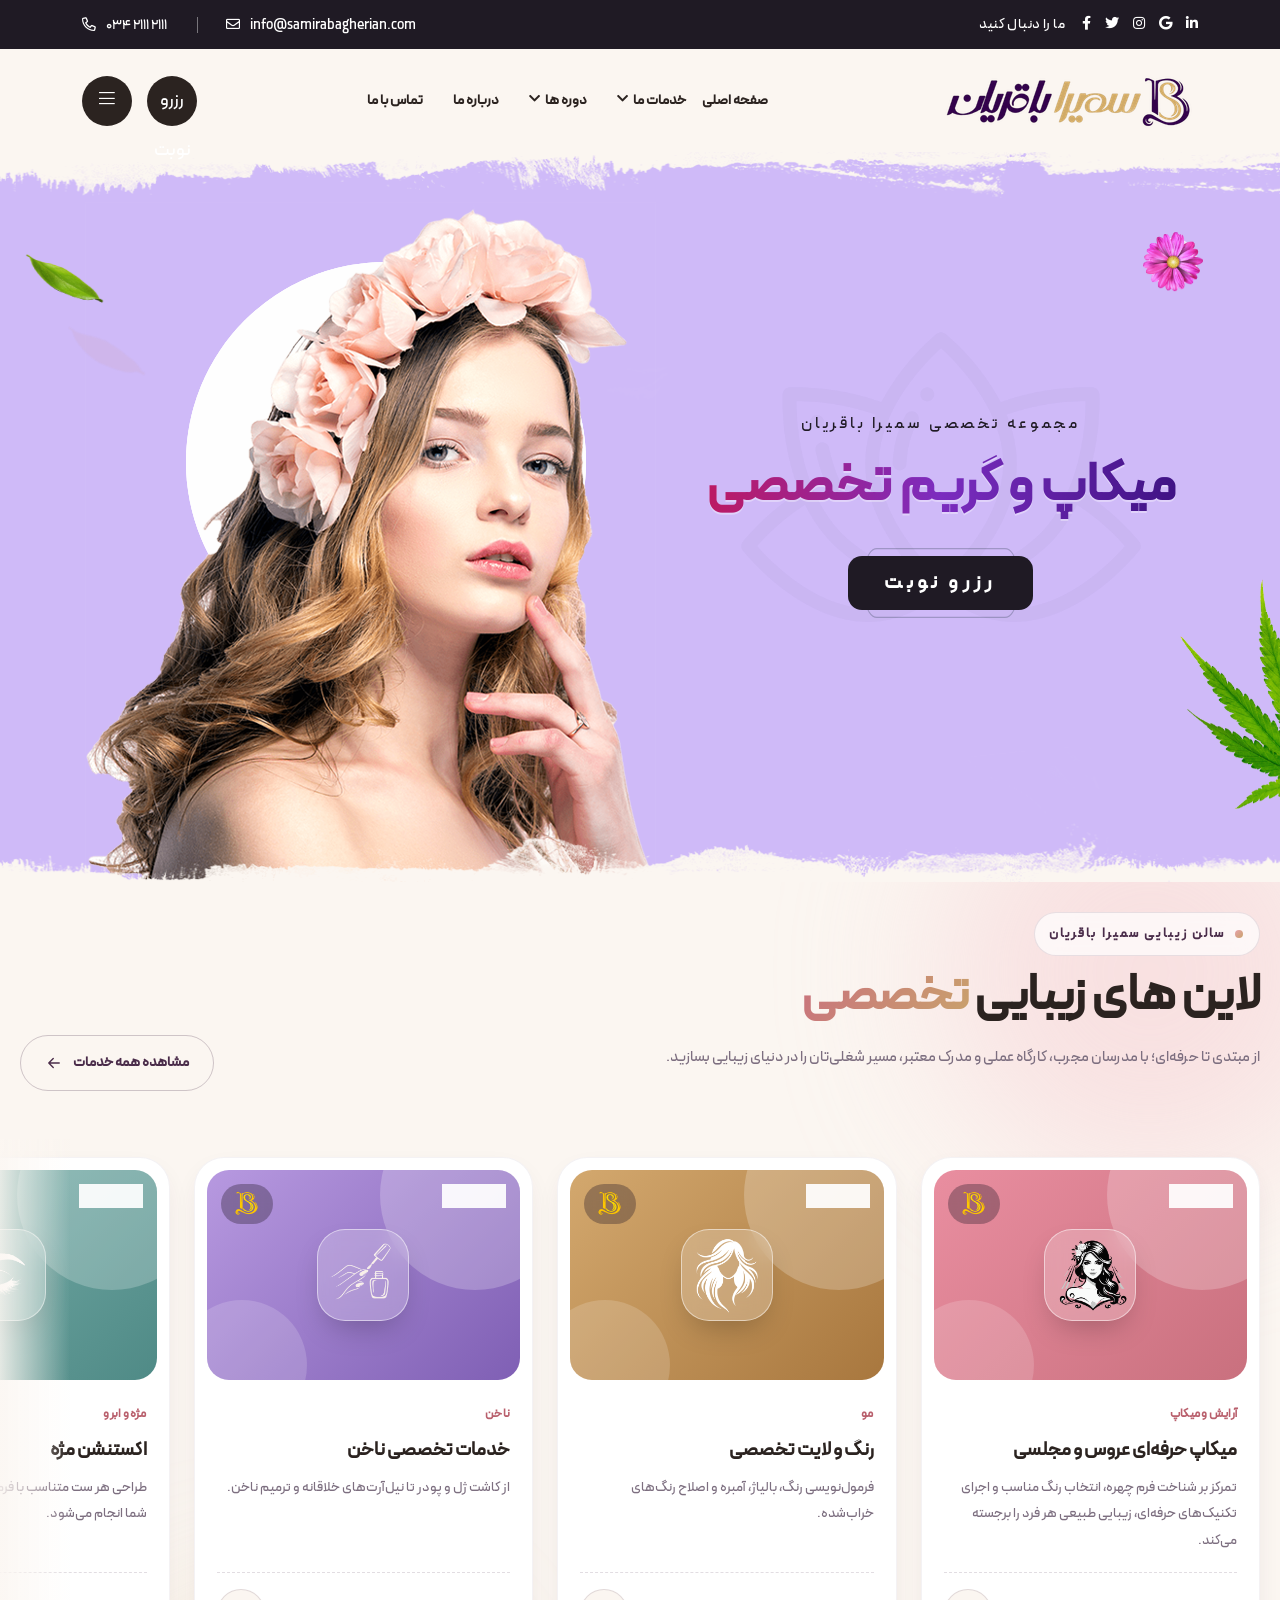
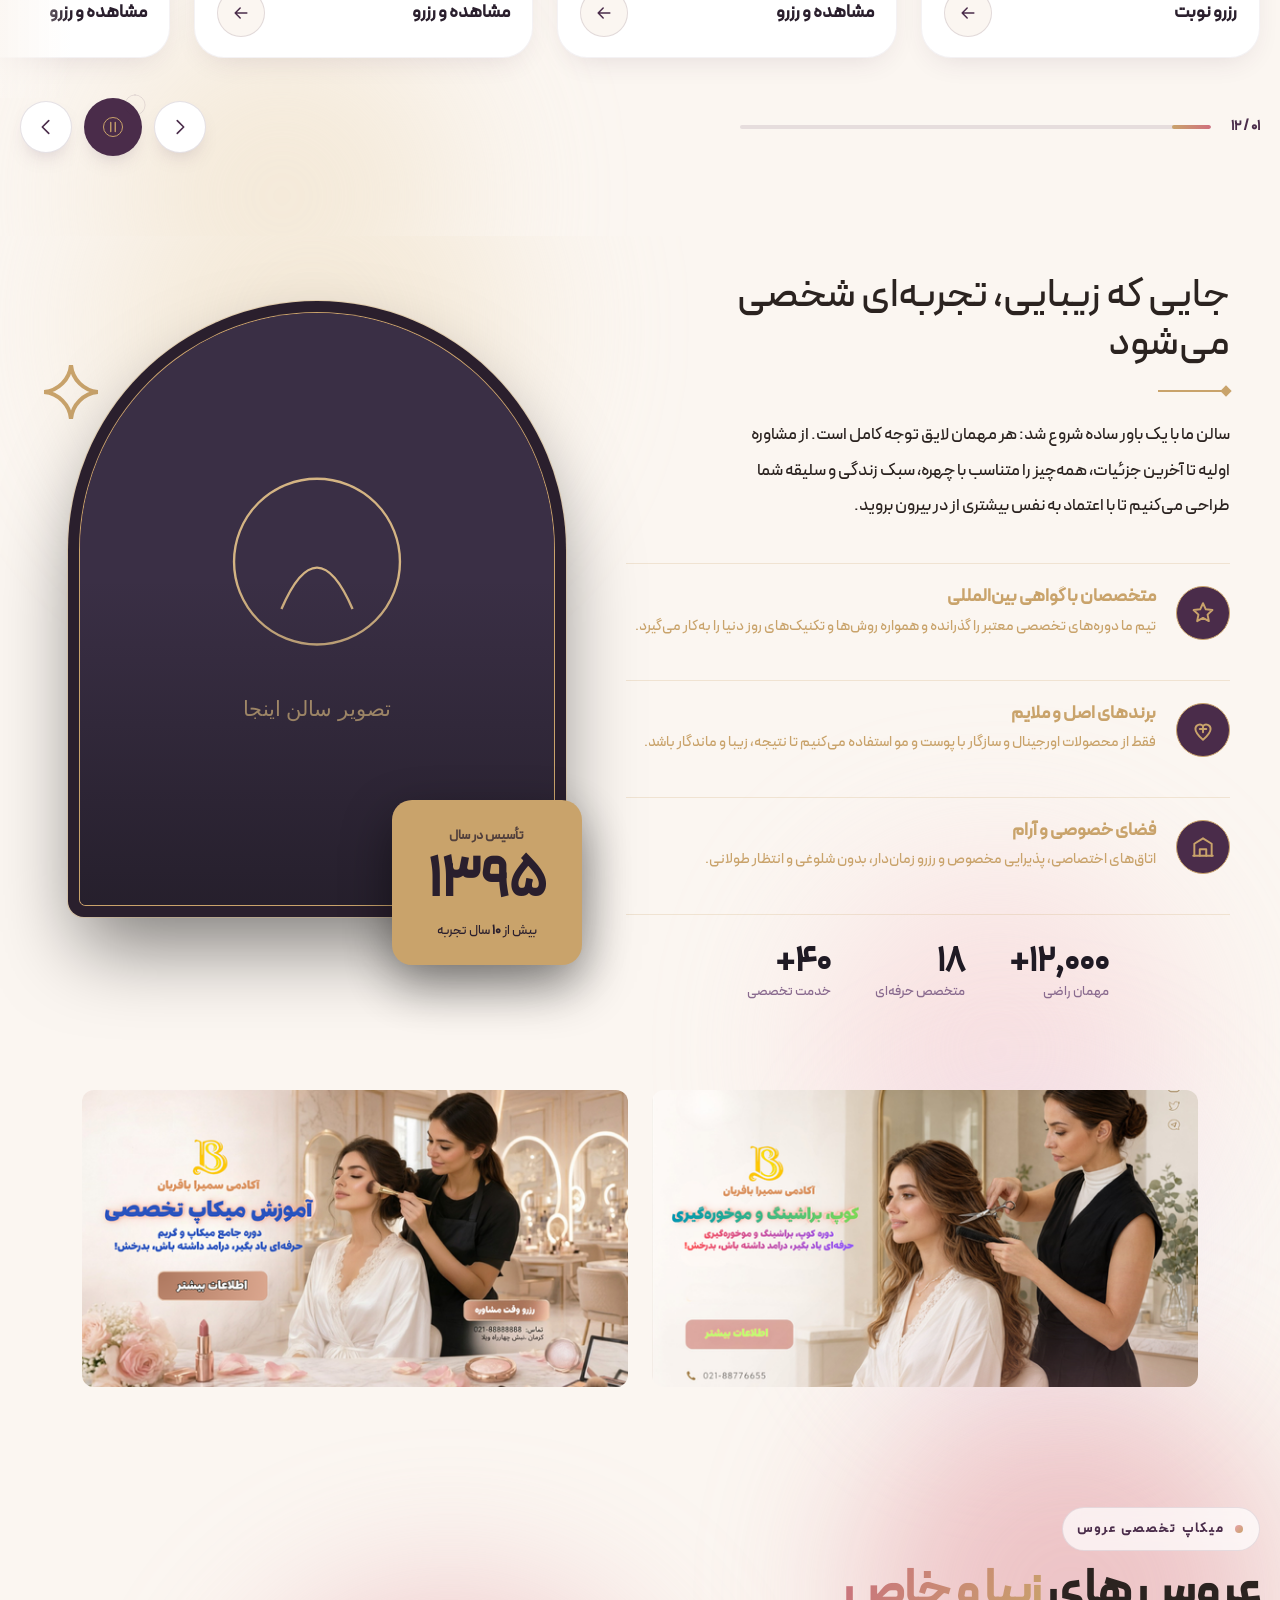
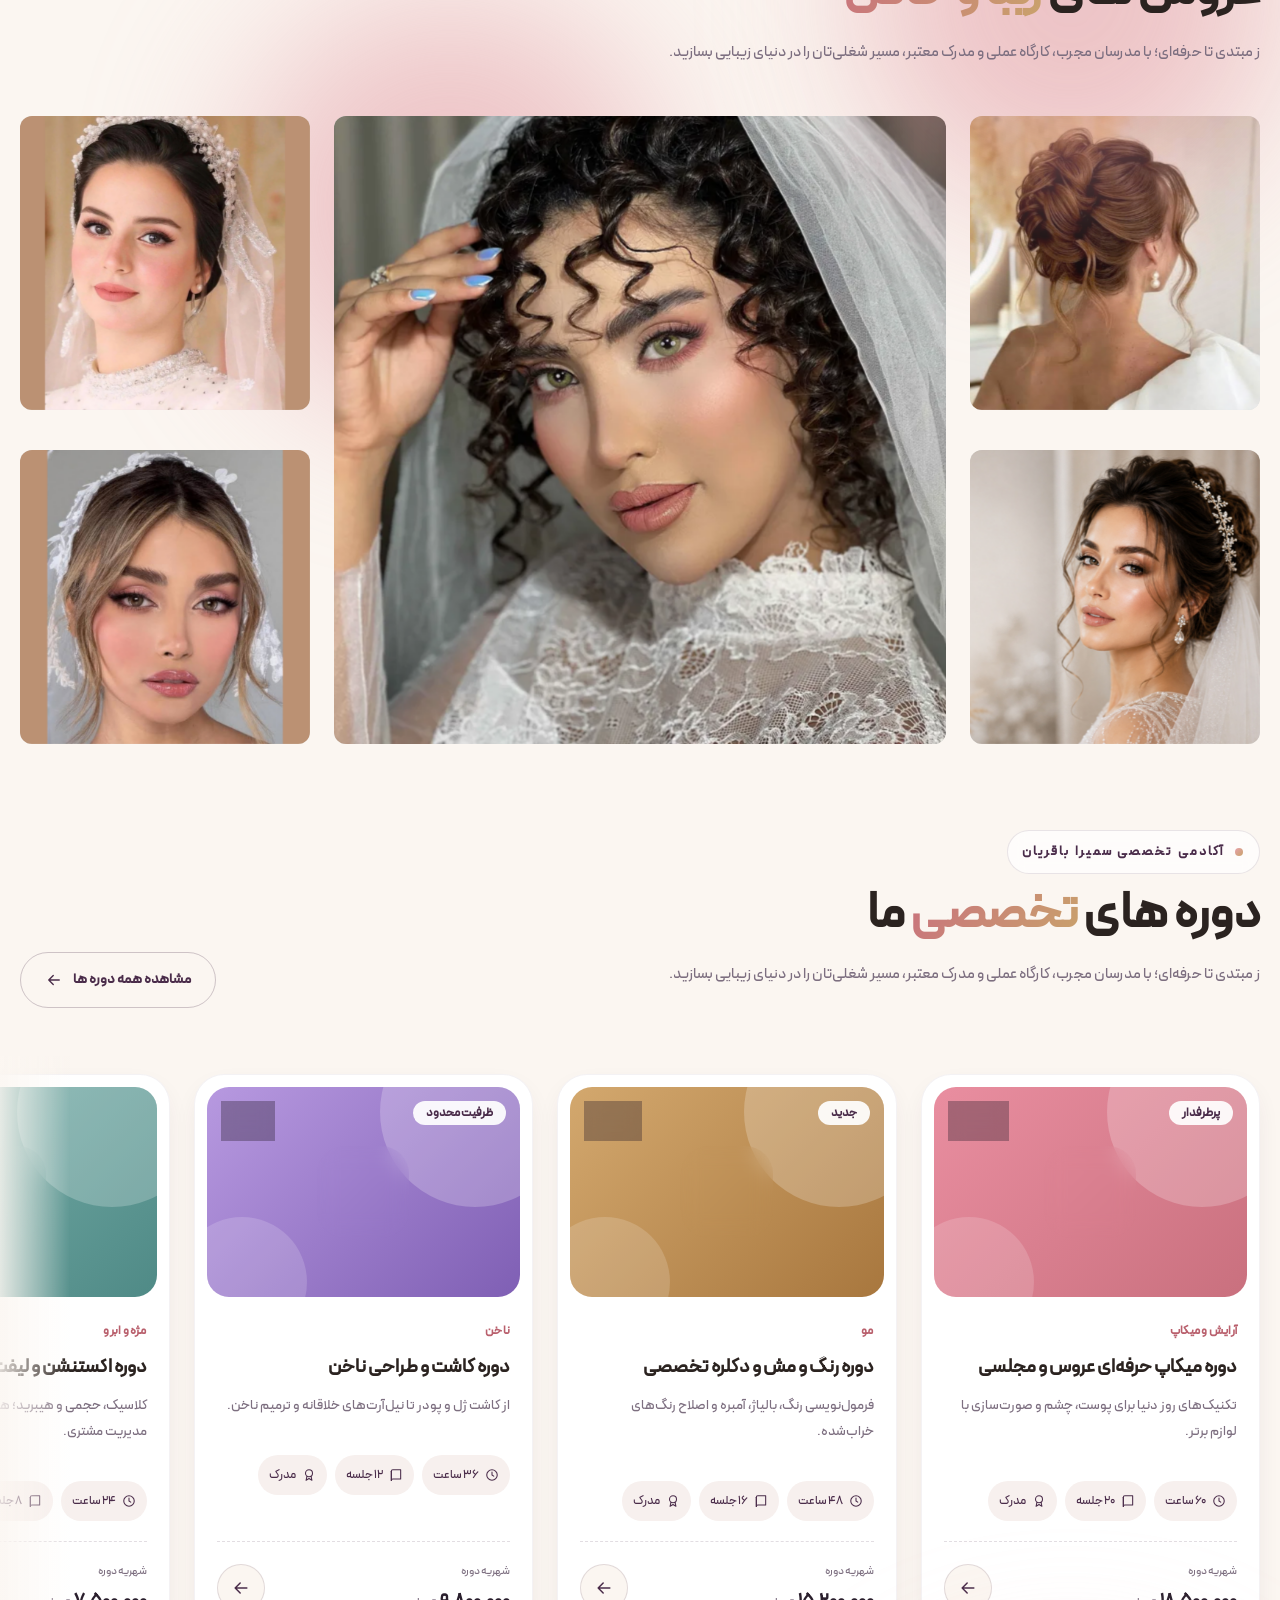
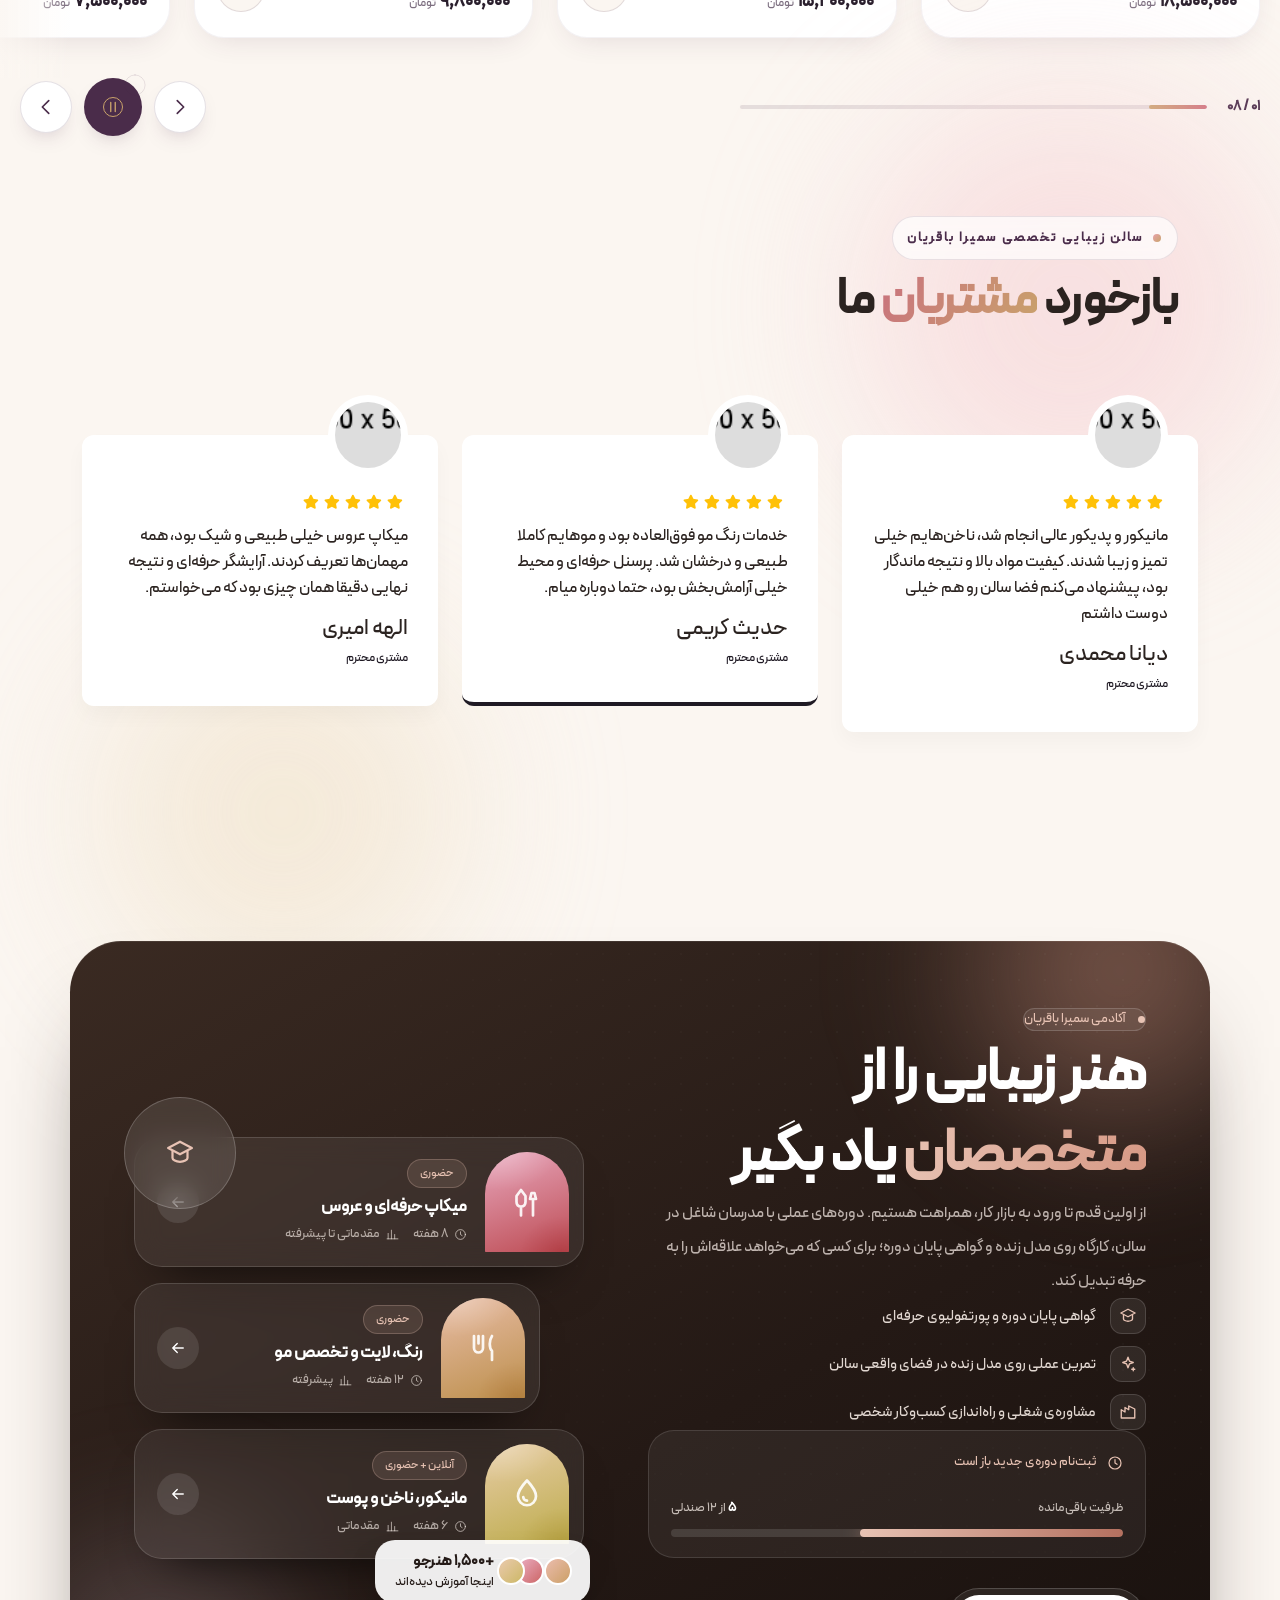
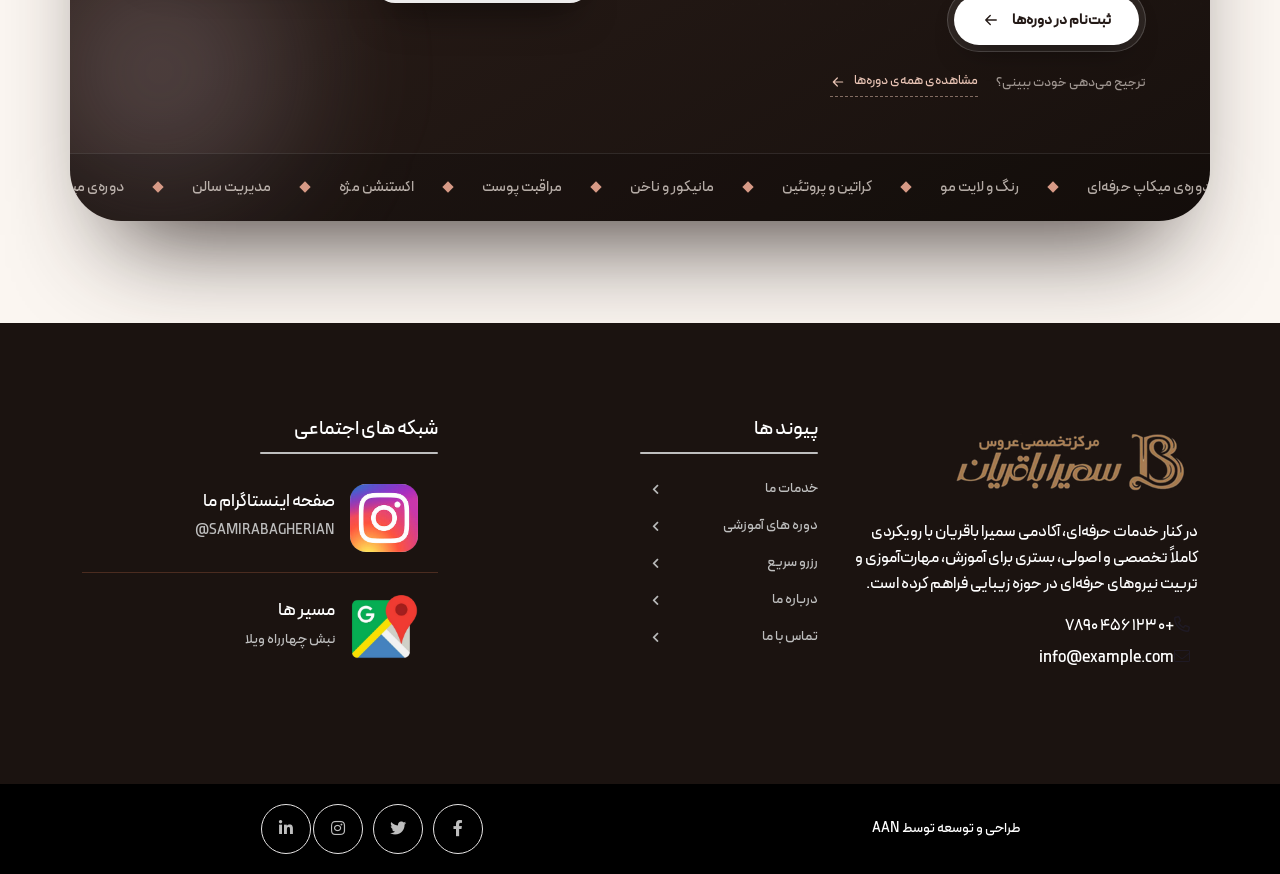
<file: index.html>
<!doctype html>
<html class="no-js" lang="zxx">

<head>
    <meta charset="utf-8">
    <meta http-equiv="x-ua-compatible" content="ie=edge">
    <title>مجموعه زیبایی سمیرا باقریان- خانه</title>
    <meta name="author" content="Vecuro">
    <meta name="description" content="Wellnez - Spa Beauty & Wellness Salon HTML5 Template">
    <meta name="keywords" content="beauty, beauty salon, beauty shop, beauty spa, cosmetics, hairdresser, health, lifestyle, massage, salon, spa, spa booking, wellness, wellness template, yoga">
    <meta name="robots" content="INDEX,FOLLOW">

    <!-- Mobile Specific Metas -->
    <meta name="viewport" content="width=device-width, initial-scale=1, shrink-to-fit=no">

    <!-- Favicons - Place favicon.ico in the root directory -->
    <link rel="shortcut icon" href="assets/img/hero/favlogo.jpg" type="image/x-icon">
    <link rel="icon" href="assets/img/hero/favlogo.jpg" type="image/x-icon">

    <!--==============================
	  Google Fonts
	============================== -->
    <!-- <link rel="preconnect" href="https://fonts.googleapis.com">
    <link rel="preconnect" href="https://fonts.gstatic.com" crossorigin>
    <link href="https://fonts.googleapis.com/css2?family=DM+Sans:wght@400;500;700&family=Marcellus&display=swap" rel="stylesheet">
 -->

    <!--==============================
	    All CSS File
	============================== -->
    <!-- Bootstrap -->
    <link rel="stylesheet" href="assets/css/bootstrap.min.css">
    <!-- <link rel="stylesheet" href="assets/css/app.min.css"> -->
    <!-- Fontawesome Icon -->
    <link rel="stylesheet" href="assets/css/fontawesome.min.css">
    <!-- Layerslider -->
    <link rel="stylesheet" href="assets/css/layerslider.min.css">
    <!-- jQuery DatePicker -->
    <link rel="stylesheet" href="assets/css/jquery.datetimepicker.min.css">
    <!-- Magnific Popup -->
    <link rel="stylesheet" href="assets/css/magnific-popup.min.css">
    <!-- Slick Slider -->
    <link rel="stylesheet" href="assets/css/slick.min.css">
    <!-- Theme Custom CSS -->
    <link rel="stylesheet" href="assets/css/style.css">

</head>


<body class="home-4">


    <!--==============================
     Preloader
  ==============================-->
    <div class="preloader  ">
        <!-- <button class="vs-btn preloaderCls">Cancel Preloader </button> -->
        <div class="preloader-inner">
            <div class="loader"></div>
        </div>
    </div><!--==============================
    Mobile Menu
  ============================== -->
    <div class="vs-menu-wrapper">
        <div class="vs-menu-area text-center">
            <button class="vs-menu-toggle"><i class="fal fa-times"></i></button>
            <div class="mobile-logo">
                <a href="index.html"><img src="assets/img/logo.png" alt="Wellnez"></a>
            </div>
            <div class="vs-mobile-menu">
                <ul>
                    <li class="menu-item-has-children">
                        <a href="index.html">صفحه اصلی</a>
                        
                    </li>
                   
                    <li class="menu-item-has-children">
                        <a href="#">خدمات</a>
                        <ul class="sub-menu">
                            <li><a href="#">میکاپ و گریم تخصصی</a></li>
                            <li><a href="#">شینیون حرفه‌ای</a></li>
                            <li><a href="#">رنگ و لایت مو</a></li>
                            <li><a href="#">کراتین و احیای مو</a></li>
                           
                            <li><a href="">فر دائم</a></li>
                            <li><a href="">اصلاح و طراحی ابرو</a></li>
                            <li><a href="">آرایش دائم | PMU</a></li>
                            <li><a href="">اکستنشن مژه</a></li>
                            
                            <li><a href="">لیفت و لمینت ابرو و مژه</a></li>
                            <li><a href="">خدمات تخصصی ناخن</a></li>
                            <li><a href="">کوپ، براشینگ و موخوره‌گیری</a></li>
                            <li><a href="">اپیلاسیون</a></li>
                            <li><a href="">ماساژ تخصصی</a></li>


                        </ul>
                    </li>
                    
                    <li class="menu-item-has-children ">
                        <a href="#">دوره ها</a>
                        <ul class="sub-menu">
                            <li><a href="course.html">میکاپ و گریم تخصصی</a></li>
                            <li><a href="#">شینیون حرفه‌ای</a></li>
                            <li><a href="#">رنگ و لایت مو</a></li>
                            <li><a href="#">کراتین و احیای مو</a></li>
                           
                            <li><a href="">فر دائم</a></li>
                            <li><a href="">اصلاح و طراحی ابرو</a></li>
                            <li><a href="">آرایش دائم | PMU</a></li>
                            <li><a href="">اکستنشن مژه</a></li>
                            
                            <li><a href="">لیفت و لمینت ابرو و مژه</a></li>
                            <li><a href="">خدمات تخصصی ناخن</a></li>
                            <li><a href="">کوپ، براشینگ و موخوره‌گیری</a></li>
                            <li><a href="">اپیلاسیون</a></li>
                            <li><a href="">ماساژ تخصصی</a></li>

                        </ul>
                    </li>
                     <li>
                        <a href="about.html">درباره ما</a>
                    </li>
                    <li>
                        <a href="contact.html">تماس با ما</a>
                    </li>
                </ul>
            </div>
        </div>
    </div><!--==============================
    Sidemenu
============================== -->
    <div class="sidemenu-wrapper d-none d-lg-block  ">
        <div class="sidemenu-content">
            <button class="closeButton sideMenuCls"><i class="far fa-times"></i></button>
            <div class="widget  ">
                <div class="footer-logo">
                    <img src="assets/img/logo.png" alt="logo">
                </div>
                <div class="info-media1">
                    <div class="media-icon"><i class="fal fa-map-marker-alt"></i></div>
                    <span class="media-label">کرمان،نبش چهارراه ویلا</span>
                </div>
                <div class="info-media1">
                    <div class="media-icon"><i class="far fa-phone-alt "></i></div>
                    <span class="media-label"><a href="tel:+01234567890" class="text-inherit">034 2111 2111</a></span>
                </div>
                <div class="info-media1">
                    <div class="media-icon"><i class="fal fa-envelope"></i></div>
                    <span class="media-label"><a class="text-inherit" href="mailto:info@example.com">info@samirabagherian.com</a></span>
                </div>
            </div>
           
        </div>
    </div><!--==============================
    Popup Search Box
    ============================== -->
    <div class="popup-search-box d-none d-lg-block  ">
        <button class="searchClose"><i class="fal fa-times"></i></button>
        <form action="#">
            <input type="text" class="border-theme" placeholder="What are you looking for">
            <button type="submit"><i class="fal fa-search"></i></button>
        </form>
    </div>
    <!--==============================
    Header Area 
    ==============================-->
    <header class="vs-header header-layout4">
        <div class="header-top">
            <div class="container">
                <div class="row justify-content-center justify-content-md-between align-items-center">
                    <div class="col-auto text-center py-2 py-md-0">
                        <div class="header-links style-white">
                            <ul>
                                <li class="d-none d-xxl-inline-block"><i class="far fa-map-marker-alt"></i>کرمان،نبش چهارراه ویلا</li>
                                <li><i class="far fa-phone-alt"></i><a href="tel:+25632542598">034 2111 2111</a></li>
                                <li><i class="far fa-envelope"></i><a href="info@samirabagherian.com">info@samirabagherian.com</a></li>
                            </ul>
                        </div>
                    </div>
                    <div class="col-auto d-none d-md-block">
                        <div class="social-style4">
                            <span class="social-title"> ما را دنبال کنید</span>
                            <a href="#"><i class="fab fa-facebook-f"></i></a>
                            <a href="#"><i class="fab fa-twitter"></i></a>
                            <a href="#"><i class="fab fa-instagram"></i></a>
                            <a href="#"><i class="fab fa-google"></i></a>
                            <a href="#"><i class="fab fa-linkedin-in"></i></a>
                        </div>
                    </div>
                </div>
            </div>
        </div>
        <div class="sticky-wrap">
            <div class="sticky-active">
                <div class="container">
                    <div class="row justify-content-between align-items-center gx-60" dir="rtl">
                        <div class="col-auto">
                            <div class="header-logo">
                                <a href="index.html"><img src="assets/img/logo.png" alt="logo"></a>
                            </div>
                        </div>
                        <div class="col-auto">
                            <nav class="main-menu menu-style1 d-none d-lg-block">
                                <ul>
                                    <li class="">
                                        <a href="#">صفحه اصلی</a>
                                       
                                    </li>
                                    
                                    <li class="menu-item-has-children mega-menu-wrap">
                                        <a href="#">خدمات ما</a>
                                        <ul class="mega-menu">
                                            <li>
                                                <ul>
                                                    <li><a href="service-page.html">میکاپ و گریم تخصصی</a></li>
                            <li><a href="#">شینیون حرفه‌ای</a></li>
                            <li><a href="#">رنگ و لایت مو</a></li>
                            <li><a href="#">کراتین و احیای مو</a></li>
                                                </ul>
                                            </li>
                                            <li>
                                                <ul>
                                                    <li><a href="">فر دائم</a></li>
                            <li><a href="">اصلاح و طراحی ابرو</a></li>
                            <li><a href="">آرایش دائم | PMU</a></li>
                            <li><a href="">اکستنشن مژه</a></li>
                                                </ul>
                                            </li>
                                            <li>
                                                <ul>
                                                    <li><a href="">لیفت و لمینت ابرو و مژه</a></li>
                            <li><a href="">خدمات تخصصی ناخن</a></li>
                            <li><a href="">کوپ، براشینگ و موخوره‌گیری</a></li>
                            <li><a href="">اپیلاسیون</a></li>
                                                </ul>
                                            </li>
                                            <li>
                                                <ul>
                                                    <li><a href="">ماساژ تخصصی</a></li>
                                                   
                                                </ul>
                                            </li>
                                        </ul>
                                    </li>

                                    
                                    <li class="menu-item-has-children mega-menu-wrap">
                                        <a href="#">دوره ها</a>
                                        <ul class="mega-menu">
                                          <li>

                                                <ul>
                                                    <li><a href="about.html">عنوان دوره</a></li>

                                                   <li><a href="about.html">عنوان دوره</a></li>

                                                   <li><a href="about.html">عنوان دوره</a></li>

                                                    <li><a href="about.html">عنوان دوره</a></li>

                                                    
                                                </ul>
                                            </li>
                                            <li>
                                                <ul>
                                                    <li><a href="about.html">عنوان دوره</a></li>
                                                    
                                                   <li><a href="about.html">عنوان دوره</a></li>

                                                   <li><a href="about.html">عنوان دوره</a></li>

                                                    <li><a href="about.html">عنوان دوره</a></li>

                                                    
                                                </ul>
                                            </li>
                                            <li>
                                                <ul>
                                                    <li><a href="about.html">عنوان دوره</a></li>
                                                    
                                                   <li><a href="about.html">عنوان دوره</a></li>

                                                   <li><a href="about.html">عنوان دوره</a></li>

                                                    <li><a href="about.html">عنوان دوره</a></li>

                                                    
                                                </ul>
                                            </li>
                                            <li>
                                                <ul>
                                                    <li><a href="about.html">عنوان دوره</a></li>
                                                    
                                                   <li><a href="about.html">عنوان دوره</a></li>

                                                   <li><a href="about.html">عنوان دوره</a></li>

                                                    <li><a href="about.html">عنوان دوره</a></li>

                                                    
                                                </ul>
                                            </li>
                                        </ul>
                                    </li>
                                    <li>
                                        <a href="about.html">درباره ما</a>
                                    </li>
                                    <li>
                                        <a href="contact.html">تماس با ما</a>
                                    </li>
                                </ul>
                            </nav>
                        </div>
                        <div class="col-auto">
                            <div class="header-btns">
                                <a class="icon-btn style3 searchBoxTggler d-none d-sm-inline-block">رزرو نوبت</a>
                                <button class="icon-btn style3 sideMenuToggler d-none d-xl-inline-block"><i class="fal fa-bars"></i></button>
                                <button class="vs-menu-toggle d-inline-block d-lg-none" type="button"><i class="fal fa-bars"></i></button>
                            </div>
                        </div>
                    </div>
                </div>
            </div>
        </div>
    </header>

<!--==============================
     hero mobile 
    ==============================-->

     <section class="hero-layout1  ">
        <div class="hero-shape-1 jump-reverse" data-top="14%" data-right="42%"><img src="assets/img/hero/hero-leaf-1.png" alt="hero"></div>
        <div class="hero-shape-2 rotate-img" data-top="13%" data-right="10%"><img src="assets/img/hero/hero-flower-small.png" alt="hero"></div>
        <div class="hero-shape-3 jump-img" data-bottom="29%" data-right="0%"><img src="assets/img/hero/hero-leaf-2.png" alt="hero"></div>
        <div class="hero-mask" data-mask-src="assets/img/hero/hero-mask-bg-1.png">
            <div class="vs-carousel" data-slide-show="1" data-fade="true">
                <div>
                    <div class="hero-inner">
                        <div class="hero-img">
                            <img src="assets/img/hero/hero-1-1.png" alt="hero">
                            <div class="hero-ripple"><i class="ripple"></i><i class="ripple"></i></div>
                        </div>
                        <div class="hero-content">
                            <div class="hero-flower"><img src="assets/img/hero/hero-flower.png" alt="hero" class="jump"></div>
                            <span class="hero-subtitle">مجموعه تخصصی سمیرا باقریان</span>
                            <h1 class="hero-title">میکاپ و گریم تخصصی

                            </h1>
                            <a href="appointment.html" class="vs-btn style3">رزرو نوبت</a>
                        </div>
                    </div>
                </div>
                <div>
                    <div class="hero-inner">
                        <div class="hero-img">
                            <img class="hero-p-2" src="assets/img/hero/hero-1-2.png" alt="hero">
                            <div class="hero-ripple"><i class="ripple"></i><i class="ripple"></i></div>
                        </div>
                        <div class="hero-content">
                            <div class="hero-flower"><img src="assets/img/hero/hero-flower.png" alt="hero" class="jump"></div>
                            <span class="hero-subtitle">مجموعه تخصصی سمیرا باقریان</span>
                            <h1 class="hero-title">کراتین و احیای مو</h1>
                            <a href="appointment.html" class="vs-btn style3">رزرو نوبت</a>
                        </div>
                    </div>
                </div>
                <div>
                    <div class="hero-inner">
                        <div class="hero-img">
                            <img class="hero-p-3" src="assets/img/hero/hero-1-3.png" alt="hero">
                            <div class="hero-ripple"><i class="ripple"></i><i class="ripple"></i></div>
                        </div>
                        <div class="hero-content">
                            <div class="hero-flower"><img src="assets/img/hero/hero-flower.png" alt="hero" class="jump"></div>
                            <span class="hero-subtitle">مجموعه تخصصی سمیرا باقریان</span>
                            <h1 class="hero-title">شینیون حرفه‌ای</h1>
                            <a href="appointment.html" class="vs-btn style3">رزرو نوبت</a>
                        </div>
                    </div>
                </div>
            </div>
        </div>
    </section>
    <!--==============================
    Hero Area
    ==============================-->
    




   <section class="courses course2" data-slider data-source="main" dir="rtl" lang="fa" aria-roledescription="carousel" aria-label="دوره‌های آموزشی">
    <div class="courses__bg0" aria-hidden="true"><i></i><i></i><i></i></div>

    <header class="courses__head">
      <div class="courses__title">
        <span class="eyebrow"><b></b>سالن زیبایی سمیرا باقریان</span>
        <h2>لاین های زیبایی <em>تخصصی</em></h2>
        <p>از مبتدی تا حرفه‌ای؛ با مدرسان مجرب، کارگاه عملی و مدرک معتبر، مسیر شغلی‌تان را در دنیای زیبایی بسازید.</p>
      </div>
      <a href="#" class="all-link">
        مشاهده همه خدمات
        <svg viewBox="0 0 24 24" aria-hidden="true"><path d="M19 12H5M11 6l-6 6 6 6"/></svg>
      </a>
    </header>

    <div class="slider" data-role="slider">
      <div class="slider__track" data-role="track" dir="rtl" tabindex="0" aria-live="off"></div>
    </div>

    <div class="controls">
      <div class="controls__progress">
        <span class="counter" data-role="counter" aria-live="polite">۰۱ / ۰۸</span>
        <div class="bar" aria-hidden="true"><div class="bar__fill" data-role="bar"></div></div>
      </div>

      <div class="controls__btns">
        <button class="ctl" data-role="prev" aria-label="دوره‌های قبلی">
          <svg viewBox="0 0 24 24"><path d="m9 5 7 7-7 7"/></svg>
        </button>
        <button class="ctl ctl--play" data-role="toggle" aria-label="توقف پخش خودکار" aria-pressed="false">
          <svg class="ring" viewBox="0 0 48 48" aria-hidden="true">
            <circle class="ring__bg" cx="24" cy="24" r="22"/>
            <circle class="ring__fg" data-role="ring" cx="24" cy="24" r="22"/>
          </svg>
          <svg class="ico ico--pause" viewBox="0 0 24 24"><path d="M9 6v12M15 6v12"/></svg>
          <svg class="ico ico--play" viewBox="0 0 24 24"><path d="M8 5.5v13l11-6.5z"/></svg>
        </button>
        <button class="ctl" data-role="next" aria-label="دوره‌های بعدی">
          <svg viewBox="0 0 24 24"><path d="m15 5-7 7 7 7"/></svg>
        </button>
      </div>
    </div>
  </section>







<!-- <section class="carousel-section" id="services" aria-labelledby="services-heading">
  <div class="carousel-head">
    <div class="carousel-kicker">
      <p class="eyebrow1"><span class="eyebrow-index"></span>فلسفه ما در</p>
      <h2 id="services-heading" class="section-title">مجموعه سمیرا باقریان</h2>
    </div>
    
    <a href="" class="ig-link ">صفحه اینستاگرام</a>
  </div>
<div class="carousel-head ">
  <p class="section-lede"><br>مجموعه زیبایی و آکادمی سمیرا باقریان، یکی از بزرگ‌ترین و فول‌سرویس‌ترین مراکز زیبایی در شهر کرمان و
        <br> مرکز تخصصی خدمات عروس CIP است که با تکیه بر برند سمیرا باقریان، خدماتی کاملاً حرفه‌ای،
          تخصصی و یکپارچه در حوزه زیبایی ارائه می‌دهد.</p></div>
  <div
    class="carousel"
    data-services-carousel
    tabindex="0"
    aria-roledescription="carousel"
    aria-label="Studio services"
  >
    <div class="sr-only" aria-live="polite" data-carousel-status></div>

    <div class="carousel-viewport" data-carousel-viewport>
      <div class="carousel-track" data-carousel-track>

        <a class="svc-card" href="#contact" data-carousel-slide data-title="Brand Strategy">
          <span class="svc-card__watermark" aria-hidden="true">01</span>
          <div class="svc-card__top">
            <span class="svc-card__index">01</span>
            <span class="svc-card__icon">
              <img src="assets/img/icon/makeup2.png" alt="" width="32px">
            </span>
          </div>
          <h3 class="svc-card__title">میکاپ و گریم تخصصی</h3>
          <p class="svc-card__body">لاین میکاپ ما با تمرکز بر شناخت فرم چهره، انتخاب رنگ مناسب و اجرای تکنیک‌های حرفه‌ای، زیبایی طبیعی هر فرد رابرجسته می‌کند...</p>
          <span class="svc-card__cta">بیشتر
            <svg viewBox="0 0 24 24" fill="none" stroke="currentColor" stroke-width="1.8" aria-hidden="true"><path d="M5 12h14M13 6l6 6-6 6" stroke-linecap="round" stroke-linejoin="round"/></svg>
          </span>
        </a>

        <a class="svc-card" href="#contact" data-carousel-slide data-title="Product Design">
          <span class="svc-card__watermark" aria-hidden="true">02</span>
          <div class="svc-card__top">
            <span class="svc-card__index">02</span>
            <span class="svc-card__icon">
              <img src="assets/img/icon/updo.png" alt="">
            </span>
          </div>
          <h3 class="svc-card__title">شینیون حرفه‌ای</h3>
          <p class="svc-card__body"> مدل مو با توجه به فرم صورت، استایل، لباس و سلیقه فرد طراحی می شود.اجرای ظریف و حرفه‌ای، ماندگاری وتوجه به جزئیات...</p>
          <span class="svc-card__cta">بیشتر
            <svg viewBox="0 0 24 24" fill="none" stroke="currentColor" stroke-width="1.8" aria-hidden="true"><path d="M5 12h14M13 6l6 6-6 6" stroke-linecap="round" stroke-linejoin="round"/></svg>
          </span>
        </a>

        <a class="svc-card" href="#contact" data-carousel-slide data-title="Design Systems">
          <span class="svc-card__watermark" aria-hidden="true">03</span>
          <div class="svc-card__top">
            <span class="svc-card__index">03</span>
            <span class="svc-card__icon">

              <img width="33px" src="assets/img/icon/hair-colouring.png" alt="">
            </span>
          </div>
          <h3 class="svc-card__title">رنگ و لایت مو</h3>
          <p class="svc-card__body">لاین رنگ و لایت با استفاده از تکنیک‌های تخصصی و انتخاب اصولی رنگ، برای ایجاد تناژهای زیبا و متناسب با چهره و پوست شما...</p>
          <span class="svc-card__cta">بیشتر
            <svg viewBox="0 0 24 24" fill="none" stroke="currentColor" stroke-width="1.8" aria-hidden="true"><path d="M5 12h14M13 6l6 6-6 6" stroke-linecap="round" stroke-linejoin="round"/></svg>
          </span>
        </a>

        <a class="svc-card" href="#contact" data-carousel-slide data-title="Web Engineering">
          <span class="svc-card__watermark" aria-hidden="true">04</span>
          <div class="svc-card__top">
            <span class="svc-card__index">04</span>
            <span class="svc-card__icon">
                            <img width="33px" src="assets/img/icon/hair.png" alt="">

            </span>
          </div>
          <h3 class="svc-card__title">کراتین و احیای مو</h3>
          <p class="svc-card__body">خدمات کراتین و احیای مو با هدف بهبود ظاهر، لطافت، درخشندگی و نظم مو انجام می‌شود. انتخاب روش مناسب بر اساس جنس و...</p>
          <span class="svc-card__cta">بیشتر
            <svg viewBox="0 0 24 24" fill="none" stroke="currentColor" stroke-width="1.8" aria-hidden="true"><path d="M5 12h14M13 6l6 6-6 6" stroke-linecap="round" stroke-linejoin="round"/></svg>
          </span>
        </a>

        <a class="svc-card" href="#contact" data-carousel-slide data-title="Content Design">
          <span class="svc-card__watermark" aria-hidden="true">05</span>
          <div class="svc-card__top">
            <span class="svc-card__index">05</span>
            <span class="svc-card__icon">
              <img src="assets/img/icon/curly.png" width="34px"  alt="">

            </span>
          </div>
          <h3 class="svc-card__title">فر دائم</h3>
          <p class="svc-card__body">فر دائم با تکنیک‌های تخصصی و متناسب با جنس و فرم مو انجام می‌شود تا فرهایی زیبا، منظم و متناسب با استایل شما ایجاد...</p>
          <span class="svc-card__cta">بیشتر
            <svg viewBox="0 0 24 24" fill="none" stroke="currentColor" stroke-width="1.8" aria-hidden="true"><path d="M5 12h14M13 6l6 6-6 6" stroke-linecap="round" stroke-linejoin="round"/></svg>
          </span>
        </a>

       

        <a class="svc-card" href="#contact" data-carousel-slide data-title="Motion Design">
          <span class="svc-card__watermark" aria-hidden="true">07</span>
          <div class="svc-card__top">
            <span class="svc-card__index">07</span>
            <span class="svc-card__icon">
          <svg xmlns="http://www.w3.org/2000/svg" height="24px" viewBox="0 -960 960 960" width="24px" fill="#e3e3e3"><path d="M600-400q-25 0-69.5 9T432-367q-54 15-112.5 35T206-289q-11 5-22.5 7t-23.5 2q-50 0-85-35t-35-85v-103q0-43 27-76.5t69-41.5q72-14 139-25t126-18.5q59-7.5 109.5-11.5t89.5-4q124 0 212.5 99.5T921-320q2 11-5.5 20T896-286q-11 5-23 3t-23-10q-64-50-131-78.5T600-400Zm0-80q54 0 100 14.5T815-412q-33-91-88.5-139.5T600-600q-80 0-201.5 16T152-542q-14 3-23 14t-9 25v103q0 22 17.5 33.5T175-363q60-25 123-46.5t120-37Q475-462 522.5-471t77.5-9Zm0 0q-30 0-77.5 9T418-446.5q-57 15.5-120 37T175-363q-20 8-37.5-3.5T120-400v-103q0-14 9-25t23-14q125-26 246.5-42T600-600q71 0 126.5 48.5T815-412q-69-39-115-53.5T600-480Z"/></svg>



            </span>
          </div>
          <h3 class="svc-card__title">اصلاح و طراحی ابرو</h3>
          <p class="svc-card__body">ابرو یکی از مهم‌ترین عناصر تأثیرگذار بر فرم چهره است. در این لاین، اصلاح و طراحی ابرو با توجه به فرم صورت و تناسب اجزای چهره...</p>
          <span class="svc-card__cta">بیشتر
            <svg viewBox="0 0 24 24" fill="none" stroke="currentColor" stroke-width="1.8" aria-hidden="true"><path d="M5 12h14M13 6l6 6-6 6" stroke-linecap="round" stroke-linejoin="round"/></svg>
          </span>
        </a>



        <a class="svc-card" href="#contact" data-carousel-slide data-title="Motion Design">
          <span class="svc-card__watermark" aria-hidden="true">07</span>
          <div class="svc-card__top">
            <span class="svc-card__index">07</span>
            <span class="svc-card__icon">
          <img src="assets/img/icon/eyebrow-tatto.png" alt="" width="34px">

            </span>
          </div>
          <h3 class="svc-card__title">آرایش دائم | PMU</h3>
          <p class="svc-card__body">این آرایش دائم با بهره‌گیری از تکنیک‌های تخصصی، برای ایجاد فرم و جلوه‌ای طبیعی و ماندگار در بخش‌هایی مانند ابرو و سایر...</p>
          <span class="svc-card__cta">بیشتر
            <svg viewBox="0 0 24 24" fill="none" stroke="currentColor" stroke-width="1.8" aria-hidden="true"><path d="M5 12h14M13 6l6 6-6 6" stroke-linecap="round" stroke-linejoin="round"/></svg>
          </span>
        </a>

        <a class="svc-card" href="#contact" data-carousel-slide data-title="Launch Support">
          <span class="svc-card__watermark" aria-hidden="true">08</span>
          <div class="svc-card__top">
            <span class="svc-card__index">08</span>
            <span class="svc-card__icon">
              <img src="assets/img/icon/eyelash.png" alt="" width="32px">
            </span>
          </div>
          <h3 class="svc-card__title">اکستنشن مژه</h3>
          <p class="svc-card__body">اکستنشن مژه با انتخاب مناسب طول، ضخامت و فرم مژه‌ها، به چشم‌ها جلوه‌ای زیباتر و جذاب‌تر می‌دهد. طراحی هر ست متناسب...</p>
          <span class="svc-card__cta">بیشتر
            <svg viewBox="0 0 24 24" fill="none" stroke="currentColor" stroke-width="1.8" aria-hidden="true"><path d="M5 12h14M13 6l6 6-6 6" stroke-linecap="round" stroke-linejoin="round"/></svg>
          </span>
        </a>


        <a class="svc-card" href="#contact" data-carousel-slide data-title="Launch Support">
          <span class="svc-card__watermark" aria-hidden="true">08</span>
          <div class="svc-card__top">
            <span class="svc-card__index">08</span>
            <span class="svc-card__icon" >
              
                <img src="assets/img/icon/neweye.png" alt="" width="32px">
            </span>
          </div>
          <h3 class="svc-card__title">لیفت و لمینت ابرو و مژه</h3>
          <p class="svc-card__body">لیفت و لمینت با هدف مرتب‌تر، خوش‌فرم‌تر و شاداب‌تر نشان دادن ابرو و مژه انجام می‌شود. این خدمات انتخابی مناسب برای افراد...</p>
          <span class="svc-card__cta">بیشتر
            <svg viewBox="0 0 24 24" fill="none" stroke="currentColor" stroke-width="1.8" aria-hidden="true"><path d="M5 12h14M13 6l6 6-6 6" stroke-linecap="round" stroke-linejoin="round"/></svg>
          </span>
        </a>

<a class="svc-card" href="#contact" data-carousel-slide data-title="Launch Support">
          <span class="svc-card__watermark" aria-hidden="true">08</span>
          <div class="svc-card__top">
            <span class="svc-card__index">08</span>
            <span class="svc-card__icon">
              <img src="assets/img/icon/nails.png" alt="" width="32px">
            </span>
          </div>
          <h3 class="svc-card__title">خدمات تخصصی ناخن <br><span style="font-size: 12px !important;position:absolute;margin-top: -3px;">(مانیکور و پدیکور)</span></h3>
          <p class="svc-card__body">خدمات تخصصی مانیکور، پدیکور و زیبایی ناخن با تمرکز بر ظرافت، سلامت و زیبایی دست و پا ارائه <br class="d-lg-none">می‌شود. طراحی و اجرای خدمات...</p>
          <span class="svc-card__cta">بیشتر
            <svg viewBox="0 0 24 24" fill="none" stroke="currentColor" stroke-width="1.8" aria-hidden="true"><path d="M5 12h14M13 6l6 6-6 6" stroke-linecap="round" stroke-linejoin="round"/></svg>
          </span>
        </a>

        <a class="svc-card" href="#contact" data-carousel-slide data-title="Launch Support">
          <span class="svc-card__watermark" aria-hidden="true">08</span>
          <div class="svc-card__top">
            <span class="svc-card__index">08</span>
            <span class="svc-card__icon">
              <img src="assets/img/icon/haircut.png" alt="">
            </span>
          </div>
          <h3 class="svc-card__title s-m-title1" >کوپ،براشینگ وموخوره‌گیری</h3>
          <p class="svc-card__body">خدمات کوپ با توجه به فرم صورت، جنس مو و سبک مورد نظر شما انجام می‌شود. براشینگ حرفه‌ای و موخوره‌گیری نیز برای داشتن...</p>
          <span class="svc-card__cta">بیشتر
            <svg viewBox="0 0 24 24" fill="none" stroke="currentColor" stroke-width="1.8" aria-hidden="true"><path d="M5 12h14M13 6l6 6-6 6" stroke-linecap="round" stroke-linejoin="round"/></svg>
          </span>
        </a>

        
        <a class="svc-card" href="#contact" data-carousel-slide data-title="Launch Support">
          <span class="svc-card__watermark" aria-hidden="true">08</span>
          <div class="svc-card__top">
            <span class="svc-card__index">08</span>
            <span class="svc-card__icon">
              <img src="assets/img/icon/waxx.png" alt="" width="32px">
            </span>
          </div>
          <h3 class="svc-card__title">اپیلاسیون</h3>
          <p class="svc-card__body">خدمات اپیلاسیون با رعایت اصول بهداشتی و استفاده از تکنیک‌های مناسب، برای ایجاد پوستی صاف و تمیز ارائه می‌شود. توجه به آرامش...</p>
          <span class="svc-card__cta">بیشتر
            <svg viewBox="0 0 24 24" fill="none" stroke="currentColor" stroke-width="1.8" aria-hidden="true"><path d="M5 12h14M13 6l6 6-6 6" stroke-linecap="round" stroke-linejoin="round"/></svg>
          </span>
        </a>
<a class="svc-card" href="#contact" data-carousel-slide data-title="Launch Support">
          <span class="svc-card__watermark" aria-hidden="true">08</span>
          <div class="svc-card__top">
            <span class="svc-card__index">08</span>
            <span class="svc-card__icon">
              <img src="assets/img/icon/massage.png" alt="">
            </span>
          </div>
          <h3 class="svc-card__title">ماساژ تخصصی</h3>
          <p class="svc-card__body">لاین ماساژ فضایی برای آرامش و رهایی از خستگی‌های روزمره فراهم می‌کند. خدمات ماساژ با توجه به نیاز و شرایط مراجعه‌کننده و با...</p>
          <span class="svc-card__cta">بیشتر
            <svg viewBox="0 0 24 24" fill="none" stroke="currentColor" stroke-width="1.8" aria-hidden="true"><path d="M5 12h14M13 6l6 6-6 6" stroke-linecap="round" stroke-linejoin="round"/></svg>
          </span>
        </a>

      </div>
    </div>

    <div class="carousel-controls">
      <div class="carousel-dots" data-carousel-dots role="group" aria-label="Choose a service"></div>
      <div class="carousel-arrows">
        <button type="button" class="carousel-arrow" data-carousel-prev aria-label="Previous service">
          <svg viewBox="0 0 24 24" fill="none" stroke="currentColor" stroke-width="1.7" aria-hidden="true">
            <path d="M19 12H5M11 6l-6 6 6 6" stroke-linecap="round" stroke-linejoin="round"/>
          </svg>
        </button>
        <button type="button" class="carousel-arrow" data-carousel-next aria-label="Next service">
          <svg viewBox="0 0 24 24" fill="none" stroke="currentColor" stroke-width="1.7" aria-hidden="true">
            <path d="M5 12h14M13 6l6 6-6 6" stroke-linecap="round" stroke-linejoin="round"/>
          </svg>
        </button>
      </div>
    </div>
  </div>
</section> -->







<section class="about" id="about">

        <div class="courses__bg2" aria-hidden="true"><i></i><i></i><i></i></div>

  <div class="wrap wow fadeInUp" data-wow-delay="0.3s">

    <div class="visual">
      <svg class="spark" viewBox="0 0 24 24" fill="currentColor" aria-hidden="true"><path d="M12 0c.6 6.4 5.6 11.4 12 12-6.4.6-11.4 5.6-12 12-.6-6.4-5.6-11.4-12-12C6.4 11.4 11.4 6.4 12 0z"/></svg>
      <div class="arch">
        <!-- تصویر سالن را در src قرار دهید: <img src="salon.jpg" alt="..."> -->
        <img  alt="فضای داخلی سالن زیبایی" src="data:image/svg+xml;utf8,%3Csvg xmlns='http://www.w3.org/2000/svg' viewBox='0 0 400 500'%3E%3Crect width='400' height='500' fill='%233A2F45'/%3E%3Ccircle cx='200' cy='210' r='70' fill='none' stroke='%23D4B483' stroke-width='2'/%3E%3Cpath d='M170 250q30-70 60 0' fill='none' stroke='%23D4B483' stroke-width='2'/%3E%3Ctext x='200' y='340' fill='%23D4B483' font-size='18' text-anchor='middle' font-family='Tahoma'%3E%D8%AA%D8%B5%D9%88%DB%8C%D8%B1 %D8%B3%D8%A7%D9%84%D9%86 %D8%A7%DB%8C%D9%86%D8%AC%D8%A7%3C/text%3E%3C/svg%3E">
      </div>
      <div class="year wow fadeInUp" data-wow-delay="0.2s">
        <small>تأسیس در سال</small>
        <strong id="yearCounter" data-target="1395">۱۳۹۵</strong>
        <span>بیش از <b id="expYears">۰</b> سال تجربه</span>
      </div>
    </div>

    <div class="text" dir="rtl">
      <h2 class=" wow fadeInUp" data-wow-delay="0.3s" >جایی که زیبایی، تجربه‌ای شخصی می‌شود</h2>
      <div class="rule"></div>
      <p class="lead">
        سالن ما با یک باور ساده شروع شد: هر مهمان لایق توجه کامل است. از مشاوره اولیه تا آخرین جزئیات، همه‌چیز را متناسب با چهره، سبک زندگی و سلیقه شما طراحی می‌کنیم تا با اعتماد به نفس بیشتری از در بیرون بروید.
      </p>

      <div class="feats">
        <div class="feat" tabindex="0">
          <div class="ico"><svg viewBox="0 0 24 24" fill="none" stroke="currentColor" stroke-width="1.6" stroke-linecap="round" stroke-linejoin="round"><path d="M12 3l2.6 5.6 6.1.7-4.5 4.2 1.2 6L12 16.5 6.6 19.5l1.2-6L3.3 9.3l6.1-.7z"/></svg></div>
          <div><h3>متخصصان با گواهی بین‌المللی</h3><p>تیم ما دوره‌های تخصصی معتبر را گذرانده و همواره روش‌ها و تکنیک‌های روز دنیا را به‌کار می‌گیرد.</p></div>
        </div>
        <div class="feat" tabindex="0">
          <div class="ico"><svg viewBox="0 0 24 24" fill="none" stroke="currentColor" stroke-width="1.6" stroke-linecap="round" stroke-linejoin="round"><path d="M12 21c-4-3.5-7-6.4-7-10a4 4 0 017-2.6A4 4 0 0119 11c0 3.6-3 6.5-7 10z"/><path d="M12 8v6M9 11h6"/></svg></div>
          <div><h3>برندهای اصل و ملایم</h3><p>فقط از محصولات اورجینال و سازگار با پوست و مو استفاده می‌کنیم تا نتیجه، زیبا و ماندگار باشد.</p></div>
        </div>
        <div class="feat" tabindex="0">
          <div class="ico"><svg viewBox="0 0 24 24" fill="none" stroke="currentColor" stroke-width="1.6" stroke-linecap="round" stroke-linejoin="round"><path d="M4 20V9l8-5 8 5v11"/><path d="M9 20v-6h6v6"/><path d="M3 20h18"/></svg></div>
          <div><h3>فضای خصوصی و آرام</h3><p>اتاق‌های اختصاصی، پذیرایی مخصوص و رزرو زمان‌دار، بدون شلوغی و انتظار طولانی.</p></div>
        </div>
      </div>

      <div class="stats">
        <div class="stat"><b data-count="12000" data-plus="1">۰</b><span>مهمان راضی</span></div>
        <div class="stat"><b data-count="18">۰</b><span>متخصص حرفه‌ای</span></div>
        <div class="stat"><b data-count="40" data-plus="1">۰</b><span>خدمت تخصصی</span></div>
      </div>

    </div>

  </div>
</section>










    <!-- <section class=" space-top space-extra-bottom">
        <div class="container">
            <div class="row justify-content-center text-center">
                <div class="col-md-9 col-lg-7 col-xl-6 wow fadeInUp" data-wow-delay="0.2s">
                    <div class="title-area">
                        <h2 class="sec-title4">Relax Zone</h2>
                        <p class="sec-text">Access to our fitness centre and pool is free to all our hotel guests. For non guests membership packages are available.</p>
                    </div>
                </div>
            </div>
            <div class="row vs-carousel" data-slide-show="3" data-md-slide-show="2" data-center-mode="true">
                <div class="col-lg-4">
                    <div class="service-style3">
                        <div class="service-img">
                            <img src="assets/img/service/sr-4-1.jpg" alt="Service">
                            <span class="service-icon"><img src="assets/img/icons/sr-4-1.svg" alt="icon"></span>
                        </div>
                        <div class="service-content">
                            <h3 class="service-title h4"><a class="text-inherit" href="service-details.html">Modern Hair Cut</a></h3>
                            <p class="service-text">Experience a metamorphosis from tension to tranquility massage facials quality salon</p>
                        </div>
                    </div>
                </div>
                <div class="col-lg-4">
                    <div class="service-style3">
                        <div class="service-img">
                            <img src="assets/img/service/sr-4-2.jpg" alt="Service">
                            <span class="service-icon"><img src="assets/img/icons/sr-4-2.svg" alt="icon"></span>
                        </div>
                        <div class="service-content">
                            <h3 class="service-title h4"><a class="text-inherit" href="service-details.html">Wedding Makeup</a></h3>
                            <p class="service-text">Experience a metamorphosis from tension to tranquility massage facials quality salon</p>
                        </div>
                    </div>
                </div>
                <div class="col-lg-4">
                    <div class="service-style3">
                        <div class="service-img">
                            <img src="assets/img/service/sr-4-3.jpg" alt="Service">
                            <span class="service-icon"><img src="assets/img/icons/sr-4-3.svg" alt="icon"></span>
                        </div>
                        <div class="service-content">
                            <h3 class="service-title h4"><a class="text-inherit" href="service-details.html">Body Massage</a></h3>
                            <p class="service-text">Experience a metamorphosis from tension to tranquility massage facials quality salon</p>
                        </div>
                    </div>
                </div>
                <div class="col-lg-4">
                    <div class="service-style3">
                        <div class="service-img">
                            <img src="assets/img/service/sr-4-4.jpg" alt="Service">
                            <span class="service-icon"><img src="assets/img/icons/sr-4-4.svg" alt="icon"></span>
                        </div>
                        <div class="service-content">
                            <h3 class="service-title h4"><a class="text-inherit" href="service-details.html">VIP Skin Care</a></h3>
                            <p class="service-text">Experience a metamorphosis from tension to tranquility massage facials quality salon</p>
                        </div>
                    </div>
                </div>
            </div>
        </div>
    </section> -->
    <!-- Divider -->
    
    <!-- <div class="divider-style1  ">
        <div class="divider-icon"><img src="assets/img/icons/divider-1-1.svg" alt="icon"></div>
    </div> -->
    
    <!--==============================
    About Area
    ==============================-->
    <!--==============================
    Banner Area
    ==============================-->
    <section class=" pt-xl-5 space-extra-bottom">
                            <div class="courses__bg4" aria-hidden="true"><i></i><i></i><i></i></div>

        <div class="container">

            <div class="row">
                <div class="col-md-6 wow fadeInUp" data-wow-delay="0.2s">
                    <div class="banner-style2 mega-hover">
                        <div class="banner-img"><img src="assets/img/banner/banne.png" alt="banner"></div>
                        
                    </div>
                </div>
                <div class="col-md-6 wow fadeInUp" data-wow-delay="0.3s">
                    <div class="banner-style2 layout2 mega-hover">
                        <div class="banner-img"><img src="assets/img/banner/banne2.png" alt="banner"></div>
                        
                    </div>
                </div>
            </div>
        </div>
    </section>
    
    
    
    
    
    <header class="courses__head" style="display:  block !important;">
            <div class="courses__bg5" aria-hidden="true"><i></i><i></i><i></i></div>

      <div class="courses__title">
        <span class="eyebrow"><b></b>میکاپ تخصصی عروس</span>
        <h2> عروس های <em>زیبا و خاص</em></h2>
        <p>ز مبتدی تا حرفه‌ای؛ با مدرسان مجرب، کارگاه عملی و مدرک معتبر، مسیر شغلی‌تان را در دنیای زیبایی بسازید.</p>
      </div>
      
    </header>
    
    <section class="gallery" aria-label="گالری تصاویر">
    <div class="courses__bg5" aria-hidden="true"><i></i><i></i><i></i></div>

    <div class="gallery__grid" dir="ltr">

      <!-- برای استفاده از تصویر خودتان، آدرس src و data-full را عوض کنید -->
      <figure class="tile tile--a" tabindex="0" role="button" aria-label="مشاهده تصویر ۱"
              data-full="assets/img/banner/aros2.png" data-title="متن" data-caption="طبیعت">
        <img src="assets/img/banner/aros2.png" alt="متن" loading="lazy">
        <div class="tile__overlay">
          <span class="tile__icon" aria-hidden="true">
            <svg viewBox="0 0 24 24"><path d="M2 12s3.6-7 10-7 10 7 10 7-3.6 7-10 7S2 12 2 12Z"/><circle cx="12" cy="12" r="3"/></svg>
          </span>
          <figcaption class="tile__meta"><small>لاین آرایش دائم</small><strong>آرایش دائم</strong></figcaption>
        </div>
      </figure>

      <figure class="tile tile--b" tabindex="0" role="button" aria-label="مشاهده تصویر ۲"
              data-full="assets/img/banner/aros5.png" data-title="متن" data-caption="متن">
        <img src="assets/img/banner/aros5.png" alt="متن" loading="lazy">
        <div class="tile__overlay">
          <span class="tile__icon" aria-hidden="true">
            <svg viewBox="0 0 24 24"><path d="M2 12s3.6-7 10-7 10 7 10 7-3.6 7-10 7S2 12 2 12Z"/><circle cx="12" cy="12" r="3"/></svg>
          </span>
          <figcaption class="tile__meta"><small>لاین مو</small><strong>رنگ مو</strong></figcaption>
        </div>
      </figure>

      <figure class="tile tile--c" tabindex="0" role="button" aria-label="مشاهده تصویر ۳"
              data-full="assets/img/banner/aros1.webp" data-title="متن" data-caption="متن">
        <img src="assets/img/banner/aros1.webp" alt="متن" loading="lazy">
        <div class="tile__overlay">
          <span class="tile__icon" aria-hidden="true">
            <svg viewBox="0 0 24 24"><path d="M2 12s3.6-7 10-7 10 7 10 7-3.6 7-10 7S2 12 2 12Z"/><circle cx="12" cy="12" r="3"/></svg>
          </span>
          <figcaption class="tile__meta"><small>زیبا تربن باشید</small><strong>میکاپ عروس</strong></figcaption>
        </div>
      </figure>

      <figure class="tile tile--d" tabindex="0" role="button" aria-label="مشاهده تصویر ۴"
              data-full="assets/img/banner/aros4.png" data-title="متن" data-caption="متن">
        <img src="assets/img/banner/aros4.png" alt="متن" loading="lazy">
        <div class="tile__overlay">
          <span class="tile__icon" aria-hidden="true">
            <svg viewBox="0 0 24 24"><path d="M2 12s3.6-7 10-7 10 7 10 7-3.6 7-10 7S2 12 2 12Z"/><circle cx="12" cy="12" r="3"/></svg>
          </span>
          <figcaption class="tile__meta"><small>لاین مو</small><strong>شینیون</strong></figcaption>
        </div>
      </figure>

      <figure class="tile tile--e" tabindex="0" role="button" aria-label="مشاهده تصویر ۵"
              data-full="assets/img/banner/aros3.jpg" data-title="متن" data-caption="متن">
        <img src="assets/img/banner/aros3.jpg" alt="متن" loading="lazy">
        <div class="tile__overlay">
          <span class="tile__icon" aria-hidden="true">
            <svg viewBox="0 0 24 24"><path d="M2 12s3.6-7 10-7 10 7 10 7-3.6 7-10 7S2 12 2 12Z"/><circle cx="12" cy="12" r="3"/></svg>
          </span>
          <figcaption class="tile__meta"><small>لاین میکاپ</small><strong>میکاپ مجلسی</strong></figcaption>
        </div>
      </figure>

    </div>
  </section>


  <!-- ============ اسلایدر دوم (همان ساختار، فقط data-source متفاوت) ============ -->
  <section class="courses" data-slider data-source="second" dir="rtl" lang="fa" aria-roledescription="carousel" aria-label="کارگاه‌های کوتاه‌مدت">
    <div class="courses__bg" aria-hidden="true"><i></i><i></i><i></i></div>

    <header class="courses__head">
      <div class="courses__title">
        <span class="eyebrow"><b></b>آکادمی تخصصی سمیرا باقریان</span>
        <h2>دوره های <em>تخصصی</em> ما</h2>
        <p>ز مبتدی تا حرفه‌ای؛ با مدرسان مجرب، کارگاه عملی و مدرک معتبر، مسیر شغلی‌تان را در دنیای زیبایی بسازید.</p>
      </div>
      <a href="#" class="all-link">
        مشاهده همه دوره ها
        <svg viewBox="0 0 24 24" aria-hidden="true"><path d="M19 12H5M11 6l-6 6 6 6"/></svg>
      </a>
    </header>

    <div class="slider" data-role="slider">
      <div class="slider__track" data-role="track" dir="rtl" tabindex="0" aria-live="off"></div>
    </div>

    <div class="controls">
      <div class="controls__progress">
        <span class="counter" data-role="counter" aria-live="polite">۰۱ / ۰۶</span>
        <div class="bar" aria-hidden="true"><div class="bar__fill" data-role="bar"></div></div>
      </div>

      <div class="controls__btns">
        <button class="ctl" data-role="prev" aria-label="کارگاه‌های قبلی">
          <svg viewBox="0 0 24 24"><path d="m9 5 7 7-7 7"/></svg>
        </button>
        <button class="ctl ctl--play" data-role="toggle" aria-label="توقف پخش خودکار" aria-pressed="false">
          <svg class="ring" viewBox="0 0 48 48" aria-hidden="true">
            <circle class="ring__bg" cx="24" cy="24" r="22"/>
            <circle class="ring__fg" data-role="ring" cx="24" cy="24" r="22"/>
          </svg>
          <svg class="ico ico--pause" viewBox="0 0 24 24"><path d="M9 6v12M15 6v12"/></svg>
          <svg class="ico ico--play" viewBox="0 0 24 24"><path d="M8 5.5v13l11-6.5z"/></svg>
        </button>
        <button class="ctl" data-role="next" aria-label="کارگاه‌های بعدی">
          <svg viewBox="0 0 24 24"><path d="m15 5-7 7 7 7"/></svg>
        </button>
      </div>
    </div>
  </section>




  

  <!-- Lightbox -->
  <div class="lb" id="lb" aria-hidden="true" role="dialog" aria-modal="true" aria-label="نمایش تصویر" dir="ltr">
    <div class="lb__backdrop"></div>

    <header class="lb__top">
      <div class="lb__info">
        <small id="lbCaption"></small>
        <strong id="lbTitle"></strong>
      </div>
      <div class="lb__counter" id="lbCounter">1 / 5</div>
      <div class="lb__tools">
        <button class="lb__btn" data-act="zoom-out" aria-label="کوچک‌نمایی">
          <svg viewBox="0 0 24 24"><circle cx="11" cy="11" r="7"/><path d="m20 20-3.5-3.5M8 11h6"/></svg>
        </button>
        <span class="lb__zoom" id="lbZoom">100%</span>
        <button class="lb__btn" data-act="zoom-in" aria-label="بزرگ‌نمایی">
          <svg viewBox="0 0 24 24"><circle cx="11" cy="11" r="7"/><path d="m20 20-3.5-3.5M8 11h6M11 8v6"/></svg>
        </button>
        <button class="lb__btn" data-act="reset" aria-label="بازنشانی">
          <svg viewBox="0 0 24 24"><path d="M4 9V4h5M20 9V4h-5M4 15v5h5M20 15v5h-5"/></svg>
        </button>
        <button class="lb__btn lb__btn--close" data-act="close" aria-label="بستن">
          <svg viewBox="0 0 24 24"><path d="M6 6l12 12M18 6 6 18"/></svg>
        </button>
      </div>
    </header>

    <button class="lb__nav lb__nav--prev" data-act="prev" aria-label="قبلی">
      <svg viewBox="0 0 24 24"><path d="m15 5-7 7 7 7"/></svg>
    </button>
    <button class="lb__nav lb__nav--next" data-act="next" aria-label="بعدی">
      <svg viewBox="0 0 24 24"><path d="m9 5 7 7-7 7"/></svg>
    </button>

    <div class="lb__stage" id="lbStage">
      <div class="lb__loader" id="lbLoader"></div>
      <img class="lb__img" id="lbImg" alt="" draggable="false">
    </div>

    <div class="lb__thumbs" id="lbThumbs"></div>
    <div class="lb__hint">اسکرول یا دو بار کلیک برای زوم · بکشید برای جابه‌جایی · ← → برای تصویر بعدی</div>
  </div>

  
    

    <!--==============================
    Testimonial Area
    ==============================-->



   <section class="  space-extra-bottom" style="background-color: #fbf6f1;">


        <div class="parallax" data-parallax-image="assets/img/bg/testi-bg-3-2.jpg"></div>
        <div class="container">

<header class="courses__head">

      <div class="courses__title">
        <span class="eyebrow"><b></b>سالن زیبایی تخصصی سمیرا باقریان</span>
        <h2> بازخورد <em>مشتریان</em> ما</h2>
      </div>
      
    </header>

                                <div class="courses__bg6" aria-hidden="true"><i></i><i></i><i></i></div>

            <div class="row vs-carousel wow fadeInUp" data-wow-delay="0.2s" data-slide-show="3" data-lg-slide-show="2" data-center-mode="true" data-xl-center-mode="true" data-ml-center-mode="true" data-lg-center-mode="true">

                <div class="col-lg-4">
                    <div class="testi-style3">
                        <span class="testi-icon"><i class="fas fa-quote-right"></i></span>
                        <div class="testi-avater"><img src="assets/img/testi/testi-auth-3-1.png" alt="Testimonial Author"></div>
                        <div class="testi-content">
                            <div class="testi-rating"><i class="fas fa-star"></i><i class="fas fa-star"></i><i class="fas fa-star"></i><i class="fas fa-star"></i><i class="fas fa-star"></i></div>
                            <p class="testi-text">خدمات رنگ مو فوق‌العاده بود و موهایم کاملا طبیعی و درخشان شد. پرسنل حرفه‌ای و محیط خیلی آرامش‌بخش بود، حتما دوباره میام.</p>
                            <h3 class="testi-name">حدیث کریمی</h3>
                            <span class="testi-degi">مشتری محترم</span>
                        </div>
                    </div>
                </div>

                <div class="col-lg-4">
                    <div class="testi-style3">
                        <span class="testi-icon"><i class="fas fa-quote-right"></i></span>
                        <div class="testi-avater"><img src="assets/img/testi/testi-auth-3-2.png" alt="Testimonial Author"></div>
                        <div class="testi-content">
                            <div class="testi-rating"><i class="fas fa-star"></i><i class="fas fa-star"></i><i class="fas fa-star"></i><i class="fas fa-star"></i><i class="fas fa-star"></i></div>
                            <p class="testi-text">مانیکور و پدیکور عالی انجام شد، ناخن‌هایم خیلی تمیز و زیبا شدند. کیفیت مواد بالا و نتیجه ماندگار بود، پیشنهاد می‌کنم فضا سالن رو هم خیلی دوست داشتم</p>
                            <h3 class="testi-name">دیانا محمدی</h3>
                            <span class="testi-degi">مشتری محترم</span>
                        </div>
                    </div>
                </div>

                <div class="col-lg-4">
                    <div class="testi-style3">
                        <span class="testi-icon"><i class="fas fa-quote-right"></i></span>
                        <div class="testi-avater"><img src="assets/img/testi/testi-auth-3-3.png" alt="Testimonial Author"></div>
                        <div class="testi-content">
                            <div class="testi-rating"><i class="fas fa-star"></i><i class="fas fa-star"></i><i class="fas fa-star"></i><i class="fas fa-star"></i><i class="fas fa-star"></i></div>
                            <p class="testi-text">فیشیال پوست صورتم فوق‌العاده تمیز و شاداب شد. متخصص پوست خیلی دقیق کار کرد و پوستم کاملا نرم و شفاف شده ، رفتار پرسنل خیلی محترمانه و خوب بود.</p>
                            <h3 class="testi-name">فرناز سلاجقه</h3>
                            <span class="testi-degi">مشتری محترم</span>
                        </div>
                    </div>
                </div>

                <div class="col-lg-4">
                    <div class="testi-style3">
                        <span class="testi-icon"><i class="fas fa-quote-right"></i></span>
                        <div class="testi-avater"><img src="assets/img/testi/testi-auth-3-3.png" alt="Testimonial Author"></div>
                        <div class="testi-content">
                            <div class="testi-rating"><i class="fas fa-star"></i><i class="fas fa-star"></i><i class="fas fa-star"></i><i class="fas fa-star"></i><i class="fas fa-star"></i></div>
                            <p class="testi-text">میکاپ عروس خیلی طبیعی و شیک بود، همه مهمان‌ها تعریف کردند. آرایشگر حرفه‌ای و نتیجه نهایی دقیقا همان چیزی بود که می‌خواستم.</p>
                            <h3 class="testi-name">الهه امیری</h3>
                            <span class="testi-degi">
مشتری محترم

                            </span>
                        </div>
                    </div>
                </div>

            </div>
        </div>
    </section><!--==============================
    Team Area
    ==============================-->
    <!--==============================
    Appointment Area
    ==============================-->
    <!--==============================
    Blog Area
    ==============================-->
   
   <section class="lxc" data-lxc aria-labelledby="lxc-title">
  <div class="lxc-wrap">
    <div class="lxc-box" data-lxc-box data-lxc-reveal>
      <span class="lxc-glow lxc-glow--a"></span>
      <span class="lxc-glow lxc-glow--b"></span>

      <div class="lxc-grid">

        <!-- ===== سمت متن ===== -->
        <div class="lxc-main" data-lxc-main>
          <p class="lxc-eyebrow"><i></i> آکادمی سمیرا باقریان</p>
          <h2 class="lxc-title" id="lxc-title">هنر زیبایی را از <em>متخصصان</em> یاد بگیر</h2>
          <p class="lxc-lead">
            از اولین قدم تا ورود به بازار کار، همراهت هستیم. دوره‌های عملی با مدرسان شاغل در سالن، کارگاه روی مدل زنده و گواهی پایان دوره؛ برای کسی که می‌خواهد علاقه‌اش را به حرفه تبدیل کند.
          </p>

          <ul class="lxc-perks">
            <li><span><svg viewBox="0 0 24 24" fill="none" stroke="currentColor" stroke-width="1.6" stroke-linecap="round" stroke-linejoin="round"><path d="M12 3 2.5 8 12 13l9.5-5L12 3Z"/><path d="M6 10.5V16c0 1.4 2.7 3 6 3s6-1.6 6-3v-5.5"/></svg></span>گواهی پایان دوره و پورتفولیوی حرفه‌ای</li>
            <li><span><svg viewBox="0 0 24 24" fill="none" stroke="currentColor" stroke-width="1.6" stroke-linecap="round" stroke-linejoin="round"><path d="m12 3 1.9 5.1L19 10l-5.1 1.9L12 17l-1.9-5.1L5 10l5.1-1.9L12 3Z"/><path d="M19 17v4M17 19h4"/></svg></span>تمرین عملی روی مدل زنده در فضای واقعی سالن</li>
            <li><span><svg viewBox="0 0 24 24" fill="none" stroke="currentColor" stroke-width="1.6" stroke-linecap="round" stroke-linejoin="round"><path d="M3 20V9l5 3V6l5 3V4l8 4v12H3Z"/></svg></span>مشاوره‌ی شغلی و راه‌اندازی کسب‌وکار شخصی</li>
          </ul>

          <!-- شمارش معکوس + ظرفیت: تاریخ پایان ثبت‌نام و ظرفیت را اینجا تنظیم کن -->
          <div class="lxc-urgent" data-lxc-deadline="2026-11-20T23:59:00+03:30" data-lxc-seats-total="12" data-lxc-seats-left="5">
            <div class="lxc-urgent__label">
              <svg viewBox="0 0 24 24" fill="none" stroke="currentColor" stroke-width="1.8" stroke-linecap="round" stroke-linejoin="round"><circle cx="12" cy="12" r="9"/><path d="M12 7v5l3 2"/></svg>
              <span data-lxc-label>مهلت ثبت‌نام دوره‌ی بعد</span>
            </div>
            <div class="lxc-count" data-lxc-count aria-live="off">
              <div class="lxc-cell"><b data-u="d">۰۰</b><small>روز</small></div>
              <div class="lxc-cell"><b data-u="h">۰۰</b><small>ساعت</small></div>
              <div class="lxc-cell"><b data-u="m">۰۰</b><small>دقیقه</small></div>
              <div class="lxc-cell"><b data-u="s">۰۰</b><small>ثانیه</small></div>
            </div>
            <div class="lxc-seats">
              <div class="lxc-seats__top"><span>ظرفیت باقی‌مانده</span><span><b data-lxc-left>۵</b> از <span data-lxc-total>۱۲</span> صندلی</span></div>
              <div class="lxc-bar"><i></i></div>
            </div>
          </div>

          <!-- فرم درخواست تماس (شماره موبایل) -->
          <form class="lxc-form" data-lxc-form novalidate>
            <input type="tel" name="phone" inputmode="tel" autocomplete="tel" placeholder="شماره موبایل خود را وارد کنید" aria-label="شماره موبایل" maxlength="14">
            <button type="submit" class="lxc-btn lxc-btn--light" data-lxc-magnetic>
              ثبت‌نام در دوره‌ها
              <svg viewBox="0 0 24 24" fill="none" stroke="currentColor" stroke-width="1.8" stroke-linecap="round" stroke-linejoin="round"><path d="M19 12H5M11 6l-6 6 6 6"/></svg>
            </button>
          </form>
          <div class="lxc-ok" role="status">
            <span><svg viewBox="0 0 24 24" fill="none" stroke="currentColor" stroke-width="2.4" stroke-linecap="round" stroke-linejoin="round"><path d="m5 12 5 5 9-10"/></svg></span>
            <div><b>درخواستت ثبت شد</b><small>مشاور آکادمی به‌زودی با تو تماس می‌گیرد.</small></div>
          </div>

          <div class="lxc-alt">
            <span>ترجیح می‌دهی خودت ببینی؟</span>
            <a href="#">مشاهده‌ی همه‌ی دوره‌ها
              <svg viewBox="0 0 24 24" fill="none" stroke="currentColor" stroke-width="1.8" stroke-linecap="round" stroke-linejoin="round"><path d="M19 12H5M11 6l-6 6 6 6"/></svg>
            </a>
          </div>
        </div>

        <!-- ===== سمت تصویر ===== -->
        <div class="lxc-vis" data-lxc-parallax>
          <div class="lxc-badge lxc-layer" style="--k:-18" aria-hidden="true">
            <svg class="lxc-ring" viewBox="0 0 112 112"><defs><path id="lxc-circ" d="M56,56 m-44,0 a44,44 0 1,1 88,0 a44,44 0 1,1 -88,0"/></defs><text><textPath href="#lxc-circ">ACADEMY · LUMIR · ENROLL NOW ·</textPath></text></svg>
            <svg class="lxc-cap" viewBox="0 0 24 24" fill="none" stroke="currentColor" stroke-width="1.6" stroke-linecap="round" stroke-linejoin="round"><path d="M12 3 2.5 8 12 13l9.5-5L12 3Z"/><path d="M6 10.5V16c0 1.4 2.7 3 6 3s6-1.6 6-3v-5.5"/></svg>
          </div>

          <div class="lxc-stagger" style="display:contents">
            <!-- کارت دوره ۱ -->
            <a href="#" class="lxc-course lxc-layer" data-lxc-glow style="--h:340;--k:10">
              <span class="lxc-course__art"><svg viewBox="0 0 24 24" fill="none" stroke="currentColor" stroke-width="1.4" stroke-linecap="round" stroke-linejoin="round"><path d="M8 21v-6M8 15c-2 0-3-1.4-3-3.2V8l3-4 3 4v3.8C11 13.6 10 15 8 15Z"/><path d="M16 21V10M14 10h4l-1-4h-2l-1 4Z"/></svg></span>
              <span class="lxc-course__body">
                <span class="lxc-tag">حضوری</span>
                <h3>میکاپ حرفه‌ای و عروس</h3>
                <span class="lxc-course__meta">
                  <span><svg viewBox="0 0 24 24" fill="none" stroke="currentColor" stroke-width="1.8" stroke-linecap="round" stroke-linejoin="round"><circle cx="12" cy="12" r="9"/><path d="M12 7v5l3 2"/></svg>۸ هفته</span>
                  <span><svg viewBox="0 0 24 24" fill="none" stroke="currentColor" stroke-width="1.8" stroke-linecap="round" stroke-linejoin="round"><path d="M4 20V10M10 20V4M16 20v-8M22 20H2"/></svg>مقدماتی تا پیشرفته</span>
                </span>
              </span>
              <span class="lxc-go"><svg viewBox="0 0 24 24" fill="none" stroke="currentColor" stroke-width="1.8" stroke-linecap="round" stroke-linejoin="round"><path d="M19 12H5M11 6l-6 6 6 6"/></svg></span>
            </a>
            <!-- کارت دوره ۲ -->
            <a href="#" class="lxc-course lxc-layer" data-lxc-glow style="--h:20;--k:-8">
              <span class="lxc-course__art"><svg viewBox="0 0 24 24" fill="none" stroke="currentColor" stroke-width="1.4" stroke-linecap="round" stroke-linejoin="round"><path d="M6 4v8a3 3 0 0 0 6 0V4M9 4v5M18 4c-2 3-2 8 0 10v6M18 14v6"/></svg></span>
              <span class="lxc-course__body">
                <span class="lxc-tag">حضوری</span>
                <h3>رنگ، لایت و تخصص مو</h3>
                <span class="lxc-course__meta">
                  <span><svg viewBox="0 0 24 24" fill="none" stroke="currentColor" stroke-width="1.8" stroke-linecap="round" stroke-linejoin="round"><circle cx="12" cy="12" r="9"/><path d="M12 7v5l3 2"/></svg>۱۲ هفته</span>
                  <span><svg viewBox="0 0 24 24" fill="none" stroke="currentColor" stroke-width="1.8" stroke-linecap="round" stroke-linejoin="round"><path d="M4 20V10M10 20V4M16 20v-8M22 20H2"/></svg>پیشرفته</span>
                </span>
              </span>
              <span class="lxc-go"><svg viewBox="0 0 24 24" fill="none" stroke="currentColor" stroke-width="1.8" stroke-linecap="round" stroke-linejoin="round"><path d="M19 12H5M11 6l-6 6 6 6"/></svg></span>
            </a>
            <!-- کارت دوره ۳ -->
            <a href="#" class="lxc-course lxc-layer" data-lxc-glow style="--h:35;--k:12">
              <span class="lxc-course__art"><svg viewBox="0 0 24 24" fill="none" stroke="currentColor" stroke-width="1.4" stroke-linecap="round" stroke-linejoin="round"><path d="M12 3s6 6.2 6 10.5a6 6 0 0 1-12 0C6 9.2 12 3 12 3Z"/><path d="M9.5 14a2.6 2.6 0 0 0 2.5 2.4"/></svg></span>
              <span class="lxc-course__body">
                <span class="lxc-tag">آنلاین + حضوری</span>
                <h3>مانیکور، ناخن و پوست</h3>
                <span class="lxc-course__meta">
                  <span><svg viewBox="0 0 24 24" fill="none" stroke="currentColor" stroke-width="1.8" stroke-linecap="round" stroke-linejoin="round"><circle cx="12" cy="12" r="9"/><path d="M12 7v5l3 2"/></svg>۶ هفته</span>
                  <span><svg viewBox="0 0 24 24" fill="none" stroke="currentColor" stroke-width="1.8" stroke-linecap="round" stroke-linejoin="round"><path d="M4 20V10M10 20V4M16 20v-8M22 20H2"/></svg>مقدماتی</span>
                </span>
              </span>
              <span class="lxc-go"><svg viewBox="0 0 24 24" fill="none" stroke="currentColor" stroke-width="1.8" stroke-linecap="round" stroke-linejoin="round"><path d="M19 12H5M11 6l-6 6 6 6"/></svg></span>
            </a>
          </div>

          <div class="lxc-chip lxc-layer" style="--k:22" aria-hidden="true">
            <span class="lxc-av"><i style="--h:14"></i><i style="--h:340"></i><i style="--h:28"></i></span>
            <div><b>+۱٬۵۰۰ هنرجو</b>  اینجا آموزش دیده‌اند</div>
          </div>
        </div>
      </div>

      <!-- ===== نوار متحرک ===== -->
      <div class="lxc-ticker" aria-hidden="true">
        <div class="lxc-ticker__track">
          <div class="lxc-ticker__set">
            <span>دوره‌ی میکاپ حرفه‌ای</span><i></i><span>رنگ و لایت مو</span><i></i><span>کراتین و پروتئین</span><i></i><span>مانیکور و ناخن</span><i></i><span>مراقبت پوست</span><i></i><span>اکستنشن مژه</span><i></i><span>مدیریت سالن</span><i></i>
          </div>
          <div class="lxc-ticker__set">
            <span>دوره‌ی میکاپ حرفه‌ای</span><i></i><span>رنگ و لایت مو</span><i></i><span>کراتین و پروتئین</span><i></i><span>مانیکور و ناخن</span><i></i><span>مراقبت پوست</span><i></i><span>اکستنشن مژه</span><i></i><span>مدیریت سالن</span><i></i>
          </div>
        </div>
      </div>
    </div>
  </div>
</section>
   
   
   
    <!--==============================
			Footer Area
	==============================-->
    <footer class="footer-wrapper footer-layout4" dir="rtl">
        <div class="shape-mockup jump d-none d-xxl-block" data-left="4%" data-bottom="30%"><img src="assets/img/shape/flower-1-3.png" alt="flower"></div>
        <div class="shape-mockup jump-reverse d-none d-xxxl-block" data-left="1%" data-top="5%"><img src="assets/img/shape/b-s-1-3.png" alt="flower"></div>
        <div class="widget-area">
            <div class="container">
                <div class="row justify-content-between gx-70">
                    <div class="col-lg-4">
                        <div class="widget footer-widget">
                            <div class="footer-logo mb-3">
                                <img src="assets/img/footerlogo.png" alt="logo">
                            </div>
                            <p class="footer-text">در کنار خدمات حرفه‌ای، آکادمی سمیرا باقریان با رویکردی کاملاً تخصصی و اصولی، بستری برای آموزش، مهارت‌آموزی و تربیت نیروهای حرفه‌ای در حوزه زیبایی فراهم کرده است.</p>
                            <p class="footer-info"><a href="tel:+01234567890" class="text-inherit"><i class="far fa-phone-alt text-theme me-2"></i>+0 123 456 7890</a> <br> <a class="text-inherit" href="mailto:info@example.com"><i class="fal fa-envelope text-theme me-2"></i>info@example.com</a> </p>
                        </div>
                    </div>
                    <div class="col-md-6 col-lg-4">
                        <div class="widget widget_nav_menu  footer-widget">
                            <h3 class="widget_title">پیوند ها</h3>
                            <div class="row">
                                <div class="col-6">
                                    <div class="menu-all-pages-container footer-menu">
                                        <ul class="menu">
                                            <li><a href="service.html">خدمات ما</a></li>
                                            <li><a href="service.html">دوره های آموزشی</a></li>
                                            <li><a href="service.html">رزرو سریع</a></li>
                                            <li><a href="service.html">درباره ما</a></li>
                                            <li><a href="service.html">تماس با ما</a></li>
                                        </ul>
                                    </div>
                                </div>
                                
                            </div>
                        </div>
                    </div>
                    <div class="col-md-6 col-lg-4">
                        <div class="widget footer-widget">
                            <h3 class="widget_title">شبکه های اجتماعی</h3>
                            <div class="recent-post-wrap">
                                <div class="recent-post">
                                    <div class="media-img">
                                        <a href="blog-details.html"><img src="assets/img/widget/instagram.jpg" style="border-radius: 16px;" alt="Blog Image"></a>
                                    </div>
                                    <div class="media-body">
                                        <h4 class="post-title"><a class="text-inherit" href="blog-details.html">صفحه اینستاگرام ما</a></h4>
                                        <div class="recent-post-meta">
                                            <a href="#">samirabagherian@</a>
                                        </div>
                                    </div>
                                </div>
                                <div class="recent-post">
                                    <div class="media-img">
                                        <a href="blog-details.html"><img src="assets/img/icon/mapp.png" alt="Blog Image" height="100%"></a>
                                    </div>
                                    <div class="media-body">
                                        <h4 class="post-title"><a class="text-inherit" href="blog-details.html">مسیر ها</a></h4>
                                        <div class="recent-post-meta">
                                            <a href="blog.html">نبش چهارراه ویلا</a>
                                        </div>
                                    </div>
                                </div>
                            </div>
                        </div>
                    </div>
                </div>
            </div>
        </div>
        <div class="copyright-wrap">
            <div class="container">
                <div class="row align-items-center" style="justify-content: space-around;">
                    <div class="col-md-auto text-center">
                        <p class="copyright-text"><a href="tel:09135455706"> طراحی و توسعه توسط AAN</a></p>
                    </div>
                    <div class="col-auto d-none d-md-block">
                        <div class="social-style3">
                            <a href="#"><i class="fab fa-facebook-f"></i></a>
                            <a href="#"><i class="fab fa-twitter"></i></a>
                            <a href="#"><i class="fab fa-instagram"></i></a>
                            <a href="#"><i class="fab fa-linkedin-in"></i></a>
                        </div>
                    </div>
                </div>
            </div>
        </div>
    </footer> <!-- Scroll To Top -->
    <a href="#" class="scrollToTop scroll-btn"><i class="far fa-arrow-up"></i></a>

    <!--********************************
			Code End  Here 
	******************************** -->

    <!--==============================
        All Js File
    ============================== -->
    <!-- Jquery -->
    <script src="assets/js/vendor/jquery-3.6.0.min.js"></script>
    <!-- jQuery UI -->
    <script src="assets/js/jquery-ui.min.js"></script>
    <!-- Slick Slider -->
    <script src="assets/js/slick.min.js"></script>
    <!-- <script src="assets/js/app.min.js"></script> -->
    <!-- Layerslider -->
    <script src="assets/js/layerslider.utils.js"></script>
    <script src="assets/js/layerslider.transitions.js"></script>
    <script src="assets/js/layerslider.kreaturamedia.jquery.js"></script>
    <!-- Bootstrap -->
    <script src="assets/js/bootstrap.min.js"></script>
    <!-- Parallax Scroll -->
    <script src="assets/js/universal-parallax.min.js"></script>
    <!-- Wow.js Animation -->
    <script src="assets/js/wow.min.js"></script>
    <!-- jQuery Datepicker -->
    <script src="assets/js/jquery.datetimepicker.min.js"></script>
    <!-- Magnific Popup -->
    <script src="assets/js/jquery.magnific-popup.min.js"></script>
    <!-- Isotope Filter -->
    <script src="assets/js/imagesloaded.pkgd.min.js"></script>
    <script src="assets/js/isotope.pkgd.min.js"></script>
    <!-- Main Js File -->
    <script src="assets/js/main.js"></script>





</body>

</html>
</file>
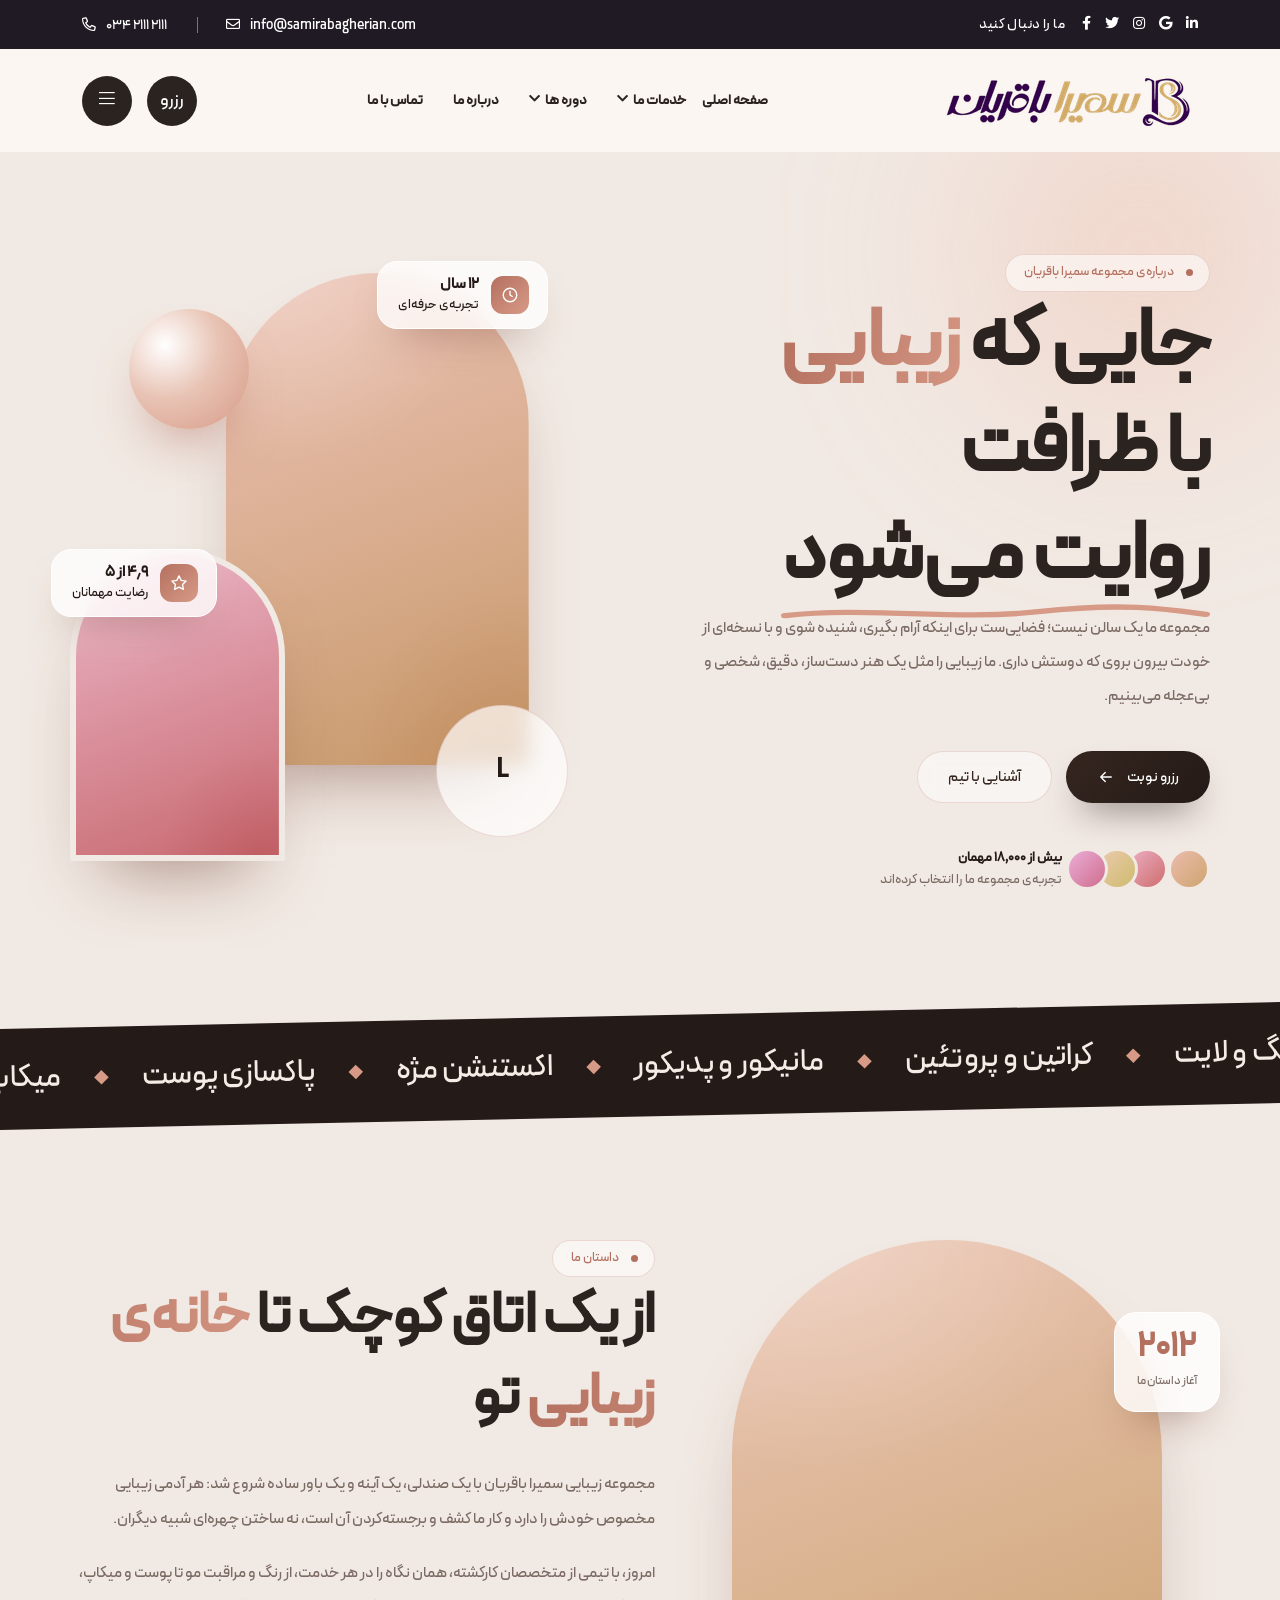
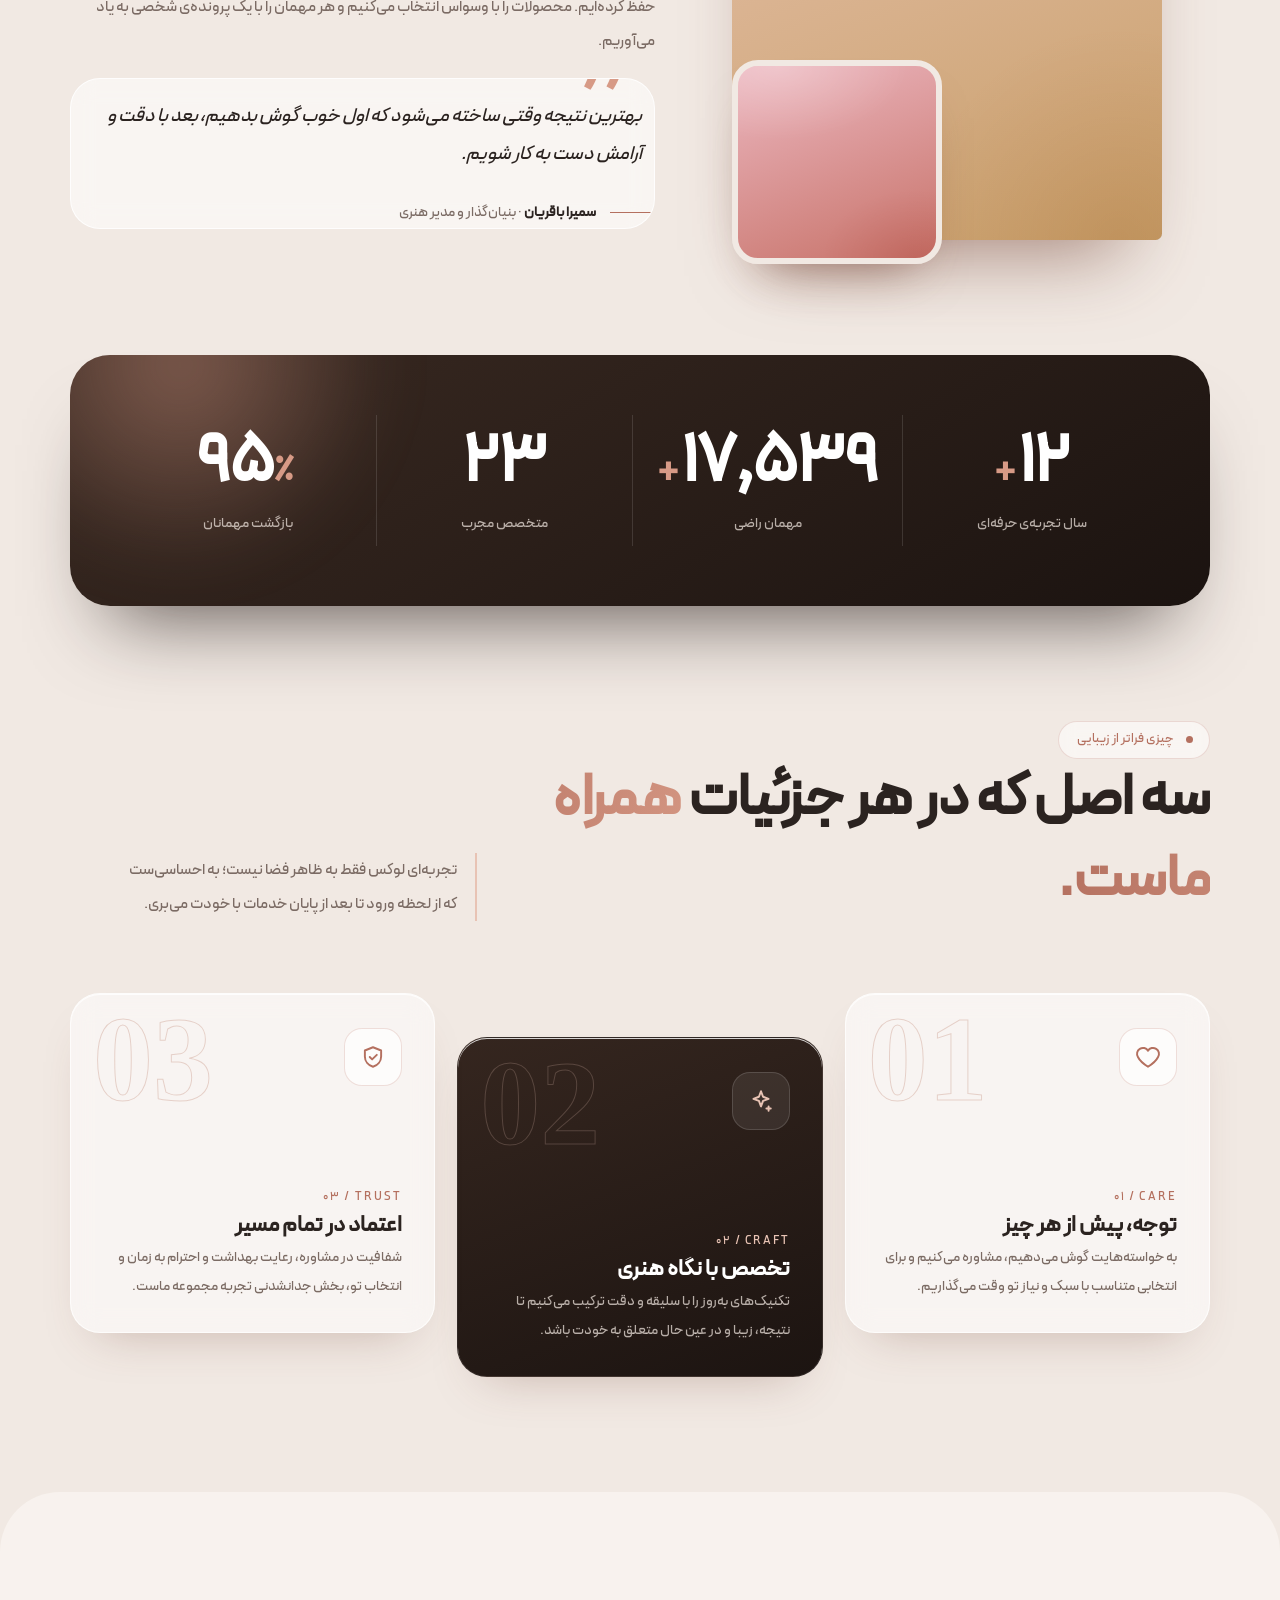
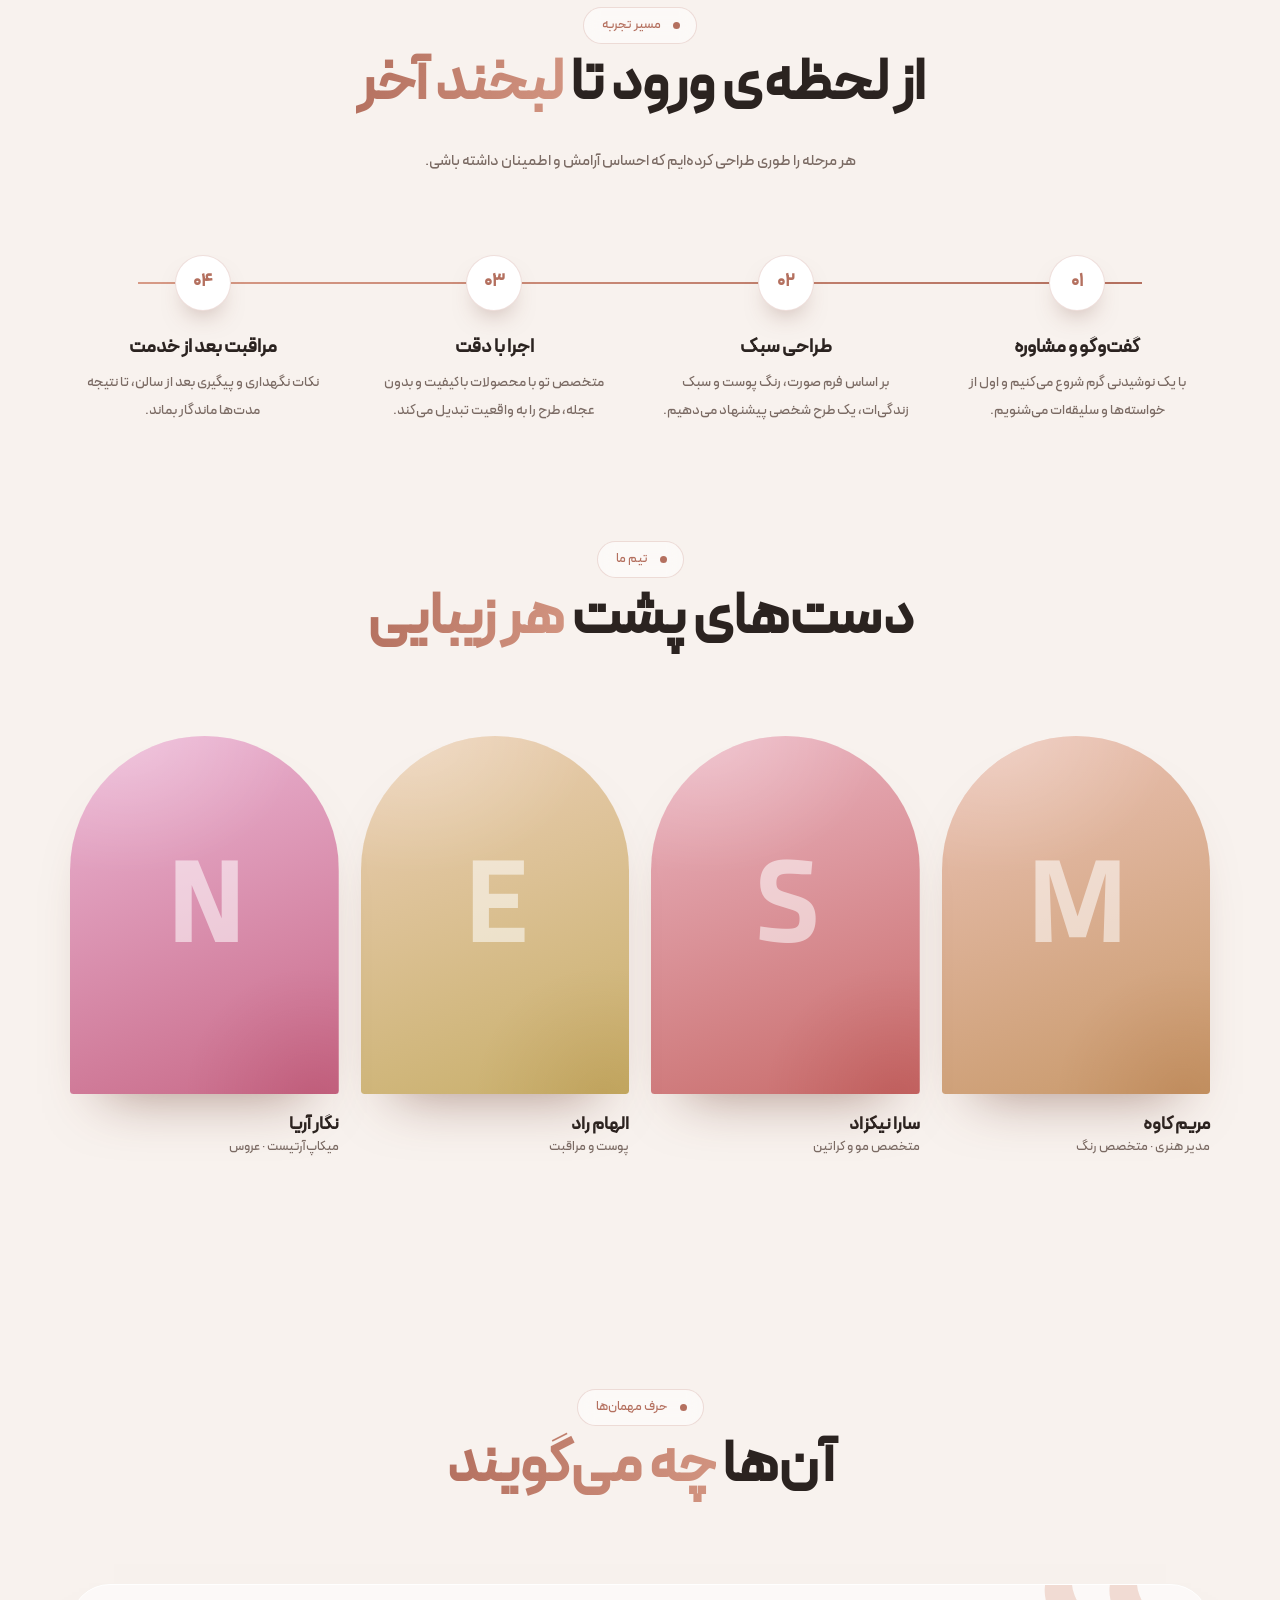
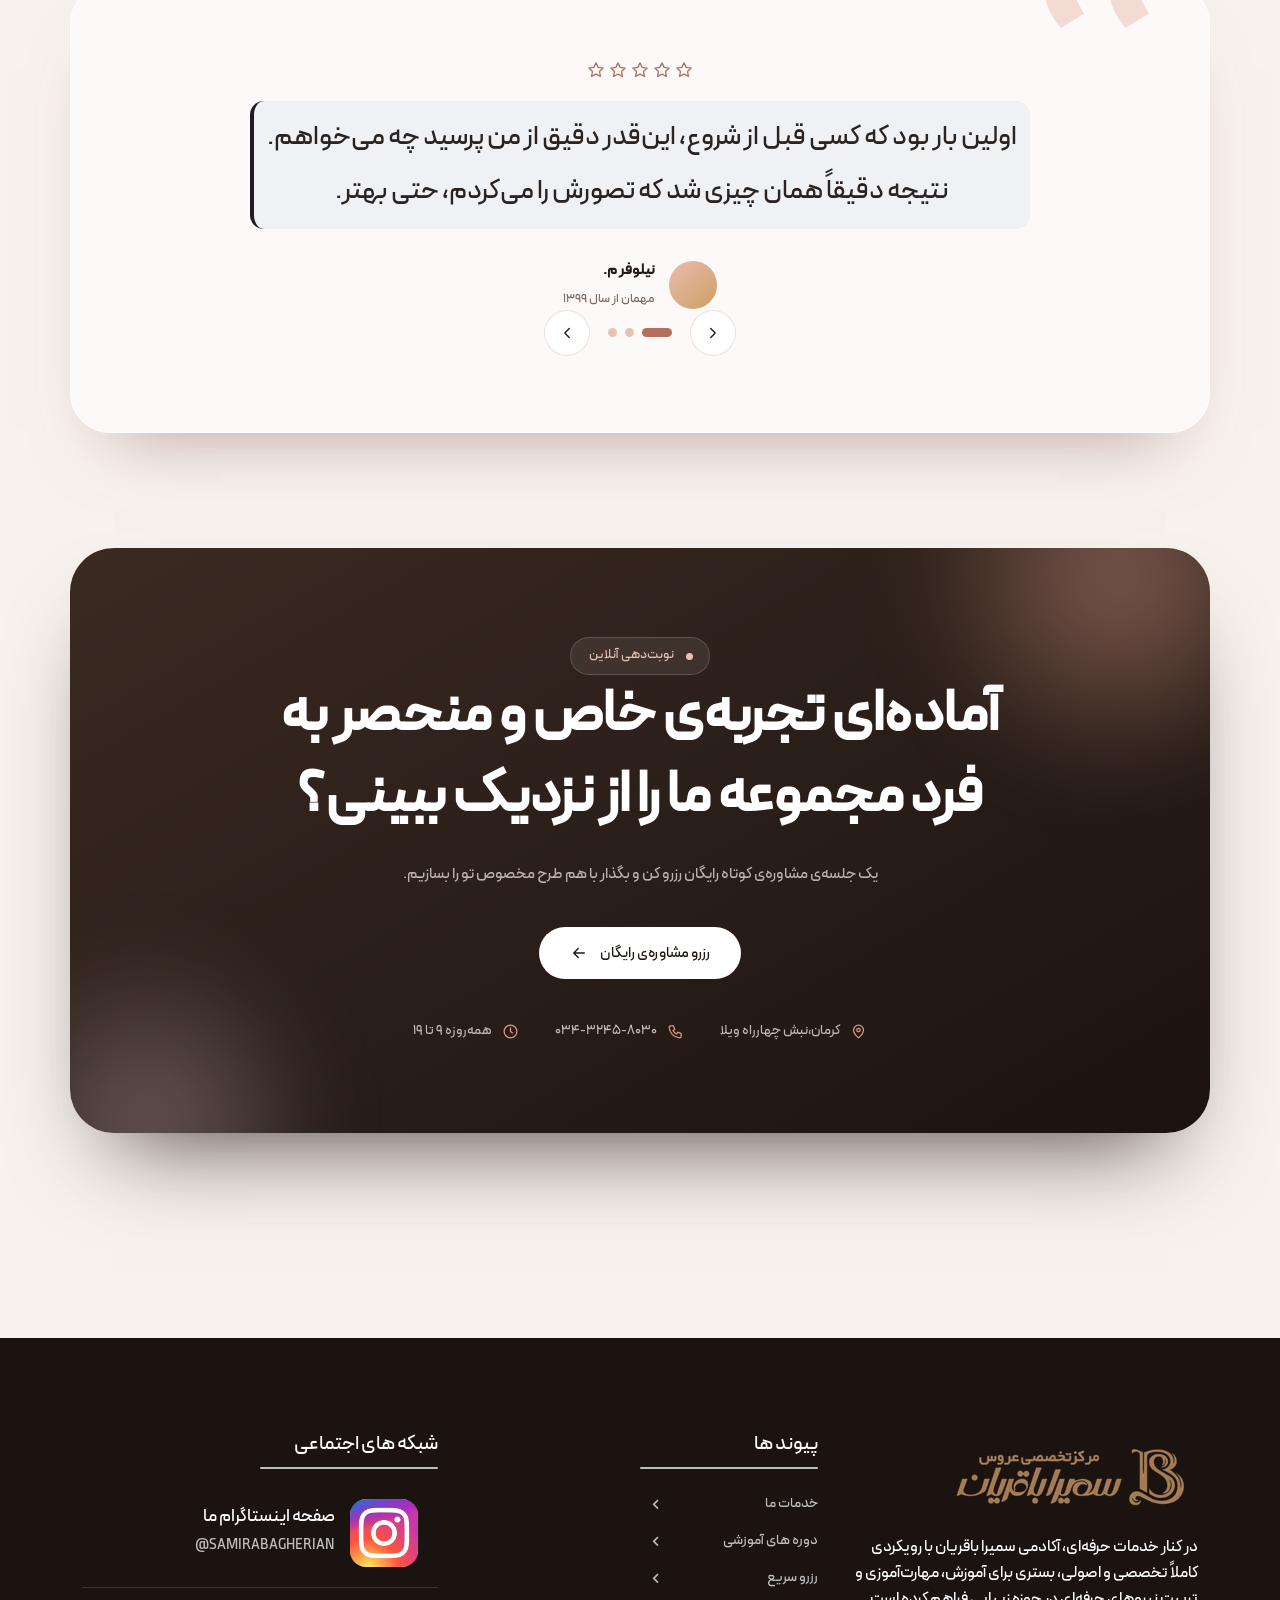
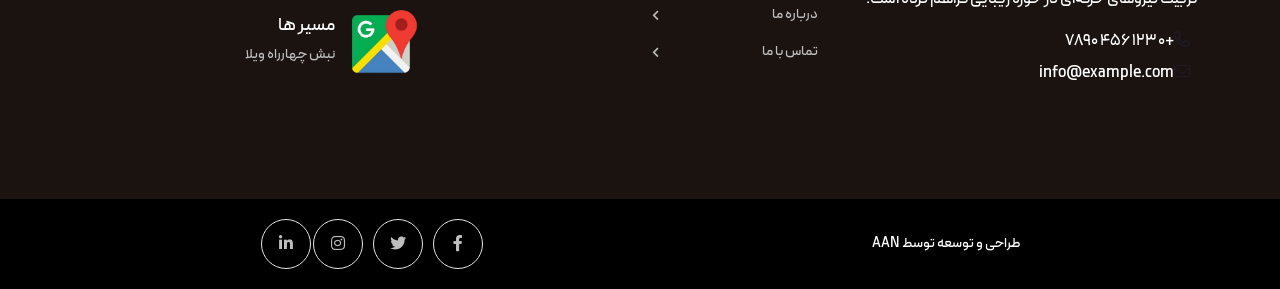
<file: about.html>
<!doctype html>
<html class="no-js" lang="zxx">

<head>
    <meta charset="utf-8">
    <meta http-equiv="x-ua-compatible" content="ie=edge">
    <title>مجموعه زیبایی سمیرا باقریان- درباره ما</title>
    <meta name="author" content="Vecuro">
    <meta name="description" content="Wellnez - Spa Beauty & Wellness Salon HTML5 Template">
    <meta name="keywords" content="beauty, beauty salon, beauty shop, beauty spa, cosmetics, hairdresser, health, lifestyle, massage, salon, spa, spa booking, wellness, wellness template, yoga">
    <meta name="robots" content="INDEX,FOLLOW">

    <!-- Mobile Specific Metas -->
    <meta name="viewport" content="width=device-width, initial-scale=1, shrink-to-fit=no">

    <!-- Favicons - Place favicon.ico in the root directory -->
    <link rel="shortcut icon" href="assets/img/hero/favlogo.jpg" type="image/x-icon">
    <link rel="icon" href="assets/img/hero/favlogo.jpg" type="image/x-icon">

    <!--==============================
	  Google Fonts
	============================== -->
    <link rel="preconnect" href="https://fonts.googleapis.com">
    <link rel="preconnect" href="https://fonts.gstatic.com" crossorigin>
    <link href="https://fonts.googleapis.com/css2?family=DM+Sans:wght@400;500;700&family=Marcellus&display=swap" rel="stylesheet">


    <!--==============================
	    All CSS File
	============================== -->
    <!-- Bootstrap -->
    <link rel="stylesheet" href="assets/css/bootstrap.min.css">
    <!-- <link rel="stylesheet" href="assets/css/app.min.css"> -->
    <!-- Fontawesome Icon -->
    <link rel="stylesheet" href="assets/css/fontawesome.min.css">
    <!-- Layerslider -->
    <link rel="stylesheet" href="assets/css/layerslider.min.css">
    <!-- jQuery DatePicker -->
    <link rel="stylesheet" href="assets/css/jquery.datetimepicker.min.css">
    <!-- Magnific Popup -->
    <link rel="stylesheet" href="assets/css/magnific-popup.min.css">
    <!-- Slick Slider -->
    <link rel="stylesheet" href="assets/css/slick.min.css">
    <!-- Theme Custom CSS -->
    <link rel="stylesheet" href="assets/css/style.css">
    <link rel="stylesheet" href="assets/css/about.css">



</head>


<body>


   



    



    <!--==============================
     Preloader
  ==============================-->
    <div class="preloader  ">
        <button class="vs-btn preloaderCls">Cancel Preloader </button>
        <div class="preloader-inner">
            <div class="loader"></div>
        </div>
    </div><svg viewBox="0 0 150 150" class="svg-hidden">
        <path id="textPath" d="M 0,75 a 75,75 0 1,1 0,1 z"></path>
    </svg><!--==============================
    Mobile Menu
  ============================== -->
    <div class="vs-menu-wrapper">
        <div class="vs-menu-area text-center">
            <button class="vs-menu-toggle"><i class="fal fa-times"></i></button>
            <div class="mobile-logo">
                <a href="index.html"><img src="assets/img/logo.svg" alt="Wellnez"></a>
            </div>
            <div class="vs-mobile-menu">
                <ul>
                    <li class="menu-item-has-children">
                        <a href="index.html">Demos</a>
                        <ul class="sub-menu">
                            <li><a href="index.html">Demo Style 1</a></li>
                            <li><a href="index-2.html">Demo Style 2</a></li>
                            <li><a href="index-3.html">Demo Style 3</a></li>
                            <li><a href="index-4.html">Demo Style 4</a></li>
                            <li><a href="index-5.html">Demo Style 5</a></li>
                            <li><a href="index-6.html">Demo Style 6</a></li>
                            <li><a href="index-7.html">Demo Style 7<span class="new-label">New</span></a></li>
                            <li><a href="index-8.html">Demo Style 8<span class="new-label">New</span></a></li>
                            <li><a href="index-9.html">Demo Style 9<span class="new-label">New</span></a></li>
                            <li><a href="index-10.html">Demo Style 10<span class="new-label">New</span></a></li>
                        </ul>
                    </li>
                    <li>
                        <a href="about.html">About Us</a>
                    </li>
                    <li class="menu-item-has-children">
                        <a href="match.html">Service</a>
                        <ul class="sub-menu">
                            <li><a href="service.html">Services</a></li>
                            <li><a href="service-details.html">Service Details</a></li>
                        </ul>
                    </li>
                    <li class="menu-item-has-children">
                        <a href="blog.html">Blog</a>
                        <ul class="sub-menu">
                            <li><a href="blog.html">Blog One</a></li>
                            <li><a href="blog-2.html">Blog Two</a></li>
                            <li><a href="blog-details.html">Blog Details</a></li>
                        </ul>
                    </li>
                    <li class="menu-item-has-children">
                        <a href="#">Pages</a>
                        <ul class="sub-menu">
                            <li><a href="shop.html">Shop</a></li>
                            <li><a href="shop-details.html">Shop Details</a></li>
                            <li><a href="gallery.html">Portfolio</a></li>
                            <li><a href="gallery-details.html">Portfolio Details</a></li>
                            <li><a href="appointment.html">Appointment</a></li>
                            <li><a href="price-plan.html">Price Plan</a></li>
                            <li><a href="contact.html">Contact Us</a></li>
                            <li><a href="error.html">Error Page</a></li>
                        </ul>
                    </li>
                    <li>
                        <a href="contact.html">Contact Us</a>
                    </li>
                </ul>
            </div>
        </div>
    </div><!--==============================
    Sidemenu
============================== -->
    <div class="sidemenu-wrapper d-none d-lg-block  ">
        <div class="sidemenu-content">
            <button class="closeButton sideMenuCls"><i class="far fa-times"></i></button>
            <div class="widget  ">
                <div class="footer-logo">
                    <img src="assets/img/logo.svg" alt="logo">
                </div>
                <div class="info-media1">
                    <div class="media-icon"><i class="fal fa-map-marker-alt"></i></div>
                    <span class="media-label">Centerl Park West La, New York</span>
                </div>
                <div class="info-media1">
                    <div class="media-icon"><i class="far fa-phone-alt "></i></div>
                    <span class="media-label"><a href="tel:+01234567890" class="text-inherit">+0 123 456 7890</a></span>
                </div>
                <div class="info-media1">
                    <div class="media-icon"><i class="fal fa-envelope"></i></div>
                    <span class="media-label"><a class="text-inherit" href="mailto:info@example.com">info@example.com</a></span>
                </div>
            </div>
            <div class="widget  ">
                <h3 class="widget_title">Latest post</h3>
                <div class="recent-post-wrap">
                    <div class="recent-post">
                        <div class="media-img">
                            <a href="blog-details.html"><img src="assets/img/widget/recent-post-1-1.jpg" alt="Blog Image"></a>
                        </div>
                        <div class="media-body">
                            <h4 class="post-title"><a class="text-inherit" href="blog-details.html">Skinscent Experience Oskarsson</a></h4>
                            <div class="recent-post-meta">
                                <a href="blog.html"><i class="fas fa-calendar-alt"></i>march 10, 2023</a>
                            </div>
                        </div>
                    </div>
                    <div class="recent-post">
                        <div class="media-img">
                            <a href="blog-details.html"><img src="assets/img/widget/recent-post-1-2.jpg" alt="Blog Image"></a>
                        </div>
                        <div class="media-body">
                            <h4 class="post-title"><a class="text-inherit" href="blog-details.html">Lorem ipsum is placeholder recent popular</a></h4>
                            <div class="recent-post-meta">
                                <a href="blog.html"><i class="fas fa-calendar-alt"></i>Augest 10, 2023</a>
                            </div>
                        </div>
                    </div>
                    <div class="recent-post">
                        <div class="media-img">
                            <a href="blog-details.html"><img src="assets/img/widget/recent-post-1-3.jpg" alt="Blog Image"></a>
                        </div>
                        <div class="media-body">
                            <h4 class="post-title"><a class="text-inherit" href="blog-details.html">From its medieval origins health custom</a></h4>
                            <div class="recent-post-meta">
                                <a href="blog.html"><i class="fas fa-calendar-alt"></i>July 11, 2023</a>
                            </div>
                        </div>
                    </div>
                    <div class="recent-post">
                        <div class="media-img">
                            <a href="blog-details.html"><img src="assets/img/widget/recent-post-1-4.jpg" alt="Blog Image"></a>
                        </div>
                        <div class="media-body">
                            <h4 class="post-title"><a class="text-inherit" href="blog-details.html">Letraset's dry-transfer sheets later</a></h4>
                            <div class="recent-post-meta">
                                <a href="blog.html"><i class="fas fa-calendar-alt"></i>March 05, 2023</a>
                            </div>
                        </div>
                    </div>
                </div>
            </div>
        </div>
    </div><!--==============================
    Popup Search Box
    ============================== -->
    <div class="popup-search-box d-none d-lg-block  ">
        <button class="searchClose"><i class="fal fa-times"></i></button>
        <form action="#">
            <input type="text" class="border-theme" placeholder="What are you looking for">
            <button type="submit"><i class="fal fa-search"></i></button>
        </form>
    </div>
    <!--==============================
    Header Area
    ==============================-->
   <header class="vs-header header-layout4">
        <div class="header-top">
            <div class="container">
                <div class="row justify-content-center justify-content-md-between align-items-center">
                    <div class="col-auto text-center py-2 py-md-0">
                        <div class="header-links style-white">
                            <ul>
                                <li class="d-none d-xxl-inline-block"><i class="far fa-map-marker-alt"></i>کرمان،نبش چهارراه ویلا</li>
                                <li><i class="far fa-phone-alt"></i><a href="tel:+25632542598">034 2111 2111</a></li>
                                <li><i class="far fa-envelope"></i><a href="info@samirabagherian.com">info@samirabagherian.com</a></li>
                            </ul>
                        </div>
                    </div>
                    <div class="col-auto d-none d-md-block">
                        <div class="social-style4">
                            <span class="social-title"> ما را دنبال کنید</span>
                            <a href="#"><i class="fab fa-facebook-f"></i></a>
                            <a href="#"><i class="fab fa-twitter"></i></a>
                            <a href="#"><i class="fab fa-instagram"></i></a>
                            <a href="#"><i class="fab fa-google"></i></a>
                            <a href="#"><i class="fab fa-linkedin-in"></i></a>
                        </div>
                    </div>
                </div>
            </div>
        </div>
        <div class="sticky-wrap">
            <div class="sticky-active">
                <div class="container">
                    <div class="row justify-content-between align-items-center gx-60" dir="rtl">
                        <div class="col-auto">
                            <div class="header-logo">
                                <a href="index.html"><img src="assets/img/logo.png" alt="logo"></a>
                            </div>
                        </div>
                        <div class="col-auto">
                            <nav class="main-menu menu-style1 d-none d-lg-block">
                                <ul>
                                    <li class="">
                                        <a href="#">صفحه اصلی</a>
                                       
                                    </li>
                                    
                                    <li class="menu-item-has-children mega-menu-wrap">
                                        <a href="#">خدمات ما</a>
                                        <ul class="mega-menu">
                                            <li>
                                                <ul>
                                                    <li><a href="#">میکاپ و گریم تخصصی</a></li>
                            <li><a href="#">شینیون حرفه‌ای</a></li>
                            <li><a href="#">رنگ و لایت مو</a></li>
                            <li><a href="#">کراتین و احیای مو</a></li>
                                                </ul>
                                            </li>
                                            <li>
                                                <ul>
                                                    <li><a href="">فر دائم</a></li>
                            <li><a href="">اصلاح و طراحی ابرو</a></li>
                            <li><a href="">آرایش دائم | PMU</a></li>
                            <li><a href="">اکستنشن مژه</a></li>
                                                </ul>
                                            </li>
                                            <li>
                                                <ul>
                                                    <li><a href="">لیفت و لمینت ابرو و مژه</a></li>
                            <li><a href="">خدمات تخصصی ناخن</a></li>
                            <li><a href="">کوپ، براشینگ و موخوره‌گیری</a></li>
                            <li><a href="">اپیلاسیون</a></li>
                                                </ul>
                                            </li>
                                            <li>
                                                <ul>
                                                    <li><a href="">ماساژ تخصصی</a></li>
                                                   
                                                </ul>
                                            </li>
                                        </ul>
                                    </li>

                                    
                                    <li class="menu-item-has-children mega-menu-wrap">
                                        <a href="#">دوره ها</a>
                                        <ul class="mega-menu">
                                          <li>

                                                <ul>
                                                    <li><a href="about.html">عنوان دوره</a></li>

                                                   <li><a href="about.html">عنوان دوره</a></li>

                                                   <li><a href="about.html">عنوان دوره</a></li>

                                                    <li><a href="about.html">عنوان دوره</a></li>

                                                    
                                                </ul>
                                            </li>
                                            <li>
                                                <ul>
                                                    <li><a href="about.html">عنوان دوره</a></li>
                                                    
                                                   <li><a href="about.html">عنوان دوره</a></li>

                                                   <li><a href="about.html">عنوان دوره</a></li>

                                                    <li><a href="about.html">عنوان دوره</a></li>

                                                    
                                                </ul>
                                            </li>
                                            <li>
                                                <ul>
                                                    <li><a href="about.html">عنوان دوره</a></li>
                                                    
                                                   <li><a href="about.html">عنوان دوره</a></li>

                                                   <li><a href="about.html">عنوان دوره</a></li>

                                                    <li><a href="about.html">عنوان دوره</a></li>

                                                    
                                                </ul>
                                            </li>
                                            <li>
                                                <ul>
                                                    <li><a href="about.html">عنوان دوره</a></li>
                                                    
                                                   <li><a href="about.html">عنوان دوره</a></li>

                                                   <li><a href="about.html">عنوان دوره</a></li>

                                                    <li><a href="about.html">عنوان دوره</a></li>

                                                    
                                                </ul>
                                            </li>
                                        </ul>
                                    </li>
                                    <li>
                                        <a href="about.html">درباره ما</a>
                                    </li>
                                    <li>
                                        <a href="service-page.html">تماس با ما</a>
                                    </li>
                                </ul>
                            </nav>
                        </div>
                        <div class="col-auto">
                            <div class="header-btns">
                                <a class="icon-btn style3 searchBoxTggler d-none d-sm-inline-block">رزرو</a>
                                <button class="icon-btn style3 sideMenuToggler d-none d-xl-inline-block"><i class="fal fa-bars"></i></button>
                                <button class="vs-menu-toggle d-inline-block d-lg-none" type="button"><i class="fal fa-bars"></i></button>
                            </div>
                        </div>
                    </div>
                </div>
            </div>
        </div>
    </header><!--==============================
    Breadcumb
============================== -->




<main class="lxa" data-lxa>

  <!-- ============ 1) HERO ============ -->
  <section class="lxa-hero">
    <div class="lxa-wrap lxa-hero__grid">
      <div>
        <p class="lxa-eyebrow" data-lxa-reveal><i></i> درباره‌ی مجموعه سمیرا باقریان</p>
        <h1 class="lxa-hero__title" data-lxa-reveal style="--d:.08s">
          جایی که <em>زیبایی</em><br>با ظرافت
          <span class="lxa-mark">روایت می‌شود
            <svg viewBox="0 0 200 12" preserveAspectRatio="none" aria-hidden="true"><path d="M2 8 C 40 1, 80 12, 120 5 S 180 3, 198 7"/></svg>
          </span>
        </h1>
        <p class="lxa-lead" data-lxa-reveal style="--d:.16s">
          مجموعه ما یک سالن نیست؛ فضایی‌ست برای اینکه آرام بگیری، شنیده شوی و با نسخه‌ای از خودت بیرون بروی که دوستش داری. ما زیبایی را مثل یک هنر دست‌ساز، دقیق، شخصی و بی‌عجله می‌بینیم.
        </p>
        <div class="lxa-hero__actions" data-lxa-reveal style="--d:.24s">
          <a href="#lxa-contact" class="lxa-btn lxa-btn--primary" data-lxa-magnetic style="color: #fff;">
            رزرو نوبت
            <svg viewBox="0 0 24 24" fill="none" stroke="currentColor" stroke-width="1.8" stroke-linecap="round" stroke-linejoin="round"><path d="M19 12H5M11 6l-6 6 6 6"/></svg>
          </a>
          <a href="#lxa-team" class="lxa-btn lxa-btn--ghost" data-lxa-magnetic  style="color: #35261f !important;">آشنایی با تیم</a>
        </div>
        <div class="lxa-hero__mini" data-lxa-reveal style="--d:.32s">
          <div class="lxa-hero__avatars" aria-hidden="true">
            <span style="--h:14"></span><span style="--h:340"></span><span style="--h:28"></span><span style="--h:320"></span>
          </div>
          <p><b>بیش از ۱۸٬۰۰۰ مهمان</b><br>تجربه‌ی مجموعه ما را انتخاب کرده‌اند</p>
        </div>
      </div>

      <div class="lxa-hero__visual" data-lxa-parallax data-lxa-reveal style="--d:.2s">
        <div class="lxa-layer lxa-arch lxa-arch--1 lxa-art" style="--k:-14"></div>
        <div class="lxa-layer lxa-arch lxa-arch--2 lxa-art" style="--k:18"></div>
        <div class="lxa-layer lxa-orb" style="--k:26"></div>
        <div class="lxa-layer lxa-badge" style="--k:-22" aria-hidden="true">
          <svg viewBox="0 0 132 132"><defs><path id="lxa-circ" d="M66,66 m-52,0 a52,52 0 1,1 104,0 a52,52 0 1,1 -104,0"/></defs>
            <text><textPath href="#lxa-circ">SAMIRA BAGHERIAN · BEAUTY STUDIO · SINCE 2012 ·</textPath></text></svg>
          <b>L</b>
        </div>
        <div class="lxa-layer lxa-chip lxa-chip--a" style="--k:30">
          <span class="lxa-ico"><svg viewBox="0 0 24 24" fill="currentColor"><path d="m12 2.5 2.9 6 6.6.9-4.8 4.6 1.2 6.5L12 17.4 6.1 20.5l1.2-6.5L2.5 9.4l6.6-.9L12 2.5Z"/></svg></span>
          <div><b>۴٫۹ از ۵</b>رضایت مهمانان</div>
        </div>
        <div class="lxa-layer lxa-chip lxa-chip--b" style="--k:-30">
          <span class="lxa-ico"><svg viewBox="0 0 24 24" fill="none" stroke="currentColor" stroke-width="1.8" stroke-linecap="round" stroke-linejoin="round"><circle cx="12" cy="12" r="9"/><path d="M12 7v5l3 2"/></svg></span>
          <div><b>۱۲ سال</b>تجربه‌ی حرفه‌ای</div>
        </div>
      </div>
    </div>
  </section>

  <!-- ============ 2) MARQUEE ============ -->
  <div class="lxa-marquee" aria-hidden="true">
    <div class="lxa-marquee__track">
      <div class="lxa-marquee__item">
        <span>رنگ و لایت</span><i></i><span>کراتین و پروتئین</span><i></i><span>مانیکور و پدیکور</span><i></i><span>اکستنشن مژه</span><i></i><span>پاکسازی پوست</span><i></i><span>میکاپ عروس</span><i></i><span>مراقبت مو</span><i></i>
      </div>
      <div class="lxa-marquee__item">
        <span>رنگ و لایت</span><i></i><span>کراتین و پروتئین</span><i></i><span>مانیکور و پدیکور</span><i></i><span>اکستنشن مژه</span><i></i><span>پاکسازی پوست</span><i></i><span>میکاپ عروس</span><i></i><span>مراقبت مو</span><i></i>
      </div>
    </div>
  </div>

  <!-- ============ 3) STORY ============ -->
  <section class="lxa-sec lxa-story">
    <div class="lxa-wrap lxa-story__grid">
      <div class="lxa-story__visual" data-lxa-reveal>
        <div class="lxa-story__arch lxa-art"></div>
        <div class="lxa-story__small lxa-art"></div>
        <div class="lxa-story__year"><b>۲۰۱۲</b><span>آغاز داستان ما</span></div>
      </div>
      <div class="lxa-story__text">
        <p class="lxa-eyebrow" data-lxa-reveal><i></i> داستان ما</p>
        <h2 class="lxa-title" data-lxa-reveal style="--d:.06s">از یک اتاق کوچک تا <em>خانه‌ی زیبایی</em> تو</h2>
        <p class="lxa-lead" data-lxa-reveal style="--d:.12s">
          مجموعه زیبایی سمیرا باقریان با یک صندلی، یک آینه و یک باور ساده شروع شد: هر آدمی زیبایی مخصوص خودش را دارد و کار ما کشف و برجسته‌کردن آن است، نه ساختن چهره‌ای شبیه دیگران.
        </p>
        <p class="lxa-lead" data-lxa-reveal style="--d:.16s">
          امروز، با تیمی از متخصصان کارکشته، همان نگاه را در هر خدمت، از رنگ و مراقبت مو تا پوست و میکاپ، حفظ کرده‌ایم. محصولات را با وسواس انتخاب می‌کنیم و هر مهمان را با یک پرونده‌ی شخصی به یاد می‌آوریم.
        </p>
        <blockquote class="lxa-quote" data-lxa-reveal style="--d:.2s">
          <p>بهترین نتیجه وقتی ساخته می‌شود که اول خوب گوش بدهیم، بعد با دقت و آرامش دست به کار شویم.</p>
          <div class="lxa-sign"><i></i><div><b>سمیرا باقریان</b> <span>· بنیان‌گذار و مدیر هنری</span></div></div>
        </blockquote>
      </div>
    </div>
  </section>

  <!-- ============ 4) STATS ============ -->
  <section class="lxa-stats">
    <div class="lxa-wrap">
      <div class="lxa-stats__box" data-lxa-reveal>
        <div class="lxa-stat"><div class="lxa-stat__num"><span data-lxa-count="12">۰</span><small>+</small></div><div class="lxa-stat__label">سال تجربه‌ی حرفه‌ای</div></div>
        <div class="lxa-stat"><div class="lxa-stat__num"><span data-lxa-count="18000">۰</span><small>+</small></div><div class="lxa-stat__label">مهمان راضی</div></div>
        <div class="lxa-stat"><div class="lxa-stat__num"><span data-lxa-count="24">۰</span></div><div class="lxa-stat__label">متخصص مجرب</div></div>
        <div class="lxa-stat"><div class="lxa-stat__num"><span data-lxa-count="98">۰</span><small>٪</small></div><div class="lxa-stat__label">بازگشت مهمانان</div></div>
      </div>
    </div>
  </section>

  <!-- ============ 5) VALUES ============ -->
  <section class="lxa-sec" style="padding-top:0">
    <div class="lxa-wrap">
      <header class="lxa-values__head">
        <div>
          <p class="lxa-eyebrow" data-lxa-reveal><i></i> چیزی فراتر از زیبایی</p>
          <h2 class="lxa-title" data-lxa-reveal style="--d:.06s">سه اصل که در هر جزئیات <em>همراه ماست.</em></h2>
        </div>
        <p class="lxa-lead" data-lxa-reveal style="--d:.14s">تجربه‌ای لوکس فقط به ظاهر فضا نیست؛ به احساسی‌ست که از لحظه ورود تا بعد از پایان خدمات با خودت می‌بری.</p>
      </header>

      <div class="lxa-values__grid">
        <article class="lxa-vcard" data-lxa-card data-lxa-reveal>
          <span class="lxa-vcard__ghost" aria-hidden="true">01</span>
          <span class="lxa-vcard__icon" aria-hidden="true"><svg viewBox="0 0 24 24" fill="none" stroke="currentColor" stroke-width="1.5" stroke-linecap="round" stroke-linejoin="round"><path d="M12 21s-7-4.4-9.3-9A5.4 5.4 0 0 1 12 6.2 5.4 5.4 0 0 1 21.3 12C19 16.6 12 21 12 21Z"/></svg></span>
          <p class="lxa-vcard__tag">01 / CARE</p>
          <h3 class="lxa-vcard__title">توجه، پیش از هر چیز</h3>
          <p class="lxa-vcard__text">به خواسته‌هایت گوش می‌دهیم، مشاوره می‌کنیم و برای انتخابی متناسب با سبک و نیاز تو وقت می‌گذاریم.</p>
        </article>
        <article class="lxa-vcard lxa-vcard--dark" data-lxa-card data-lxa-reveal style="--d:.12s">
          <span class="lxa-vcard__ghost" aria-hidden="true">02</span>
          <span class="lxa-vcard__icon" aria-hidden="true"><svg viewBox="0 0 24 24" fill="none" stroke="currentColor" stroke-width="1.5" stroke-linecap="round" stroke-linejoin="round"><path d="m12 3 1.9 5.1L19 10l-5.1 1.9L12 17l-1.9-5.1L5 10l5.1-1.9L12 3Z"/><path d="M19 17v4M17 19h4"/></svg></span>
          <p class="lxa-vcard__tag">02 / CRAFT</p>
          <h3 class="lxa-vcard__title" style="color: #fff;">تخصص با نگاه هنری</h3>
          <p class="lxa-vcard__text">تکنیک‌های به‌روز را با سلیقه و دقت ترکیب می‌کنیم تا نتیجه، زیبا و در عین حال متعلق به خودت باشد.</p>
        </article>
        <article class="lxa-vcard" data-lxa-card data-lxa-reveal style="--d:.24s">
          <span class="lxa-vcard__ghost" aria-hidden="true">03</span>
          <span class="lxa-vcard__icon" aria-hidden="true"><svg viewBox="0 0 24 24" fill="none" stroke="currentColor" stroke-width="1.5" stroke-linecap="round" stroke-linejoin="round"><path d="M12 3 4.5 6v5.5c0 4.4 3.1 8.2 7.5 9.5 4.4-1.3 7.5-5.1 7.5-9.5V6L12 3Z"/><path d="m9 12 2.2 2.2L15.5 10"/></svg></span>
          <p class="lxa-vcard__tag">03 / TRUST</p>
          <h3 class="lxa-vcard__title">اعتماد در تمام مسیر</h3>
          <p class="lxa-vcard__text">شفافیت در مشاوره، رعایت بهداشت و احترام به زمان و انتخاب تو، بخش جدانشدنی تجربه مجموعه ماست.</p>
        </article>
      </div>
    </div>
  </section>

  <!-- ============ 6) PROCESS ============ -->
  <section class="lxa-sec lxa-process">
    <div class="lxa-wrap">
      <div class="lxa-center">
        <p class="lxa-eyebrow" data-lxa-reveal><i></i> مسیر تجربه</p>
        <h2 class="lxa-title" data-lxa-reveal style="--d:.06s">از لحظه‌ی ورود تا <em>لبخند آخر</em></h2>
        <p class="lxa-lead" data-lxa-reveal style="--d:.12s">هر مرحله را طوری طراحی کرده‌ایم که احساس آرامش و اطمینان داشته باشی.</p>
      </div>
      <div class="lxa-steps" data-lxa-steps>
        <div class="lxa-steps__line"><i></i></div>
        <div class="lxa-step" data-lxa-reveal><span class="lxa-step__dot">۰۱</span><h3>گفت‌وگو و مشاوره</h3><p>با یک نوشیدنی گرم شروع می‌کنیم و اول از خواسته‌ها و سلیقه‌ات می‌شنویم.</p></div>
        <div class="lxa-step" data-lxa-reveal style="--d:.12s"><span class="lxa-step__dot">۰۲</span><h3>طراحی سبک</h3><p>بر اساس فرم صورت، رنگ پوست و سبک زندگی‌ات، یک طرح شخصی پیشنهاد می‌دهیم.</p></div>
        <div class="lxa-step" data-lxa-reveal style="--d:.24s"><span class="lxa-step__dot">۰۳</span><h3>اجرا با دقت</h3><p>متخصص تو با محصولات باکیفیت و بدون عجله، طرح را به واقعیت تبدیل می‌کند.</p></div>
        <div class="lxa-step" data-lxa-reveal style="--d:.36s"><span class="lxa-step__dot">۰۴</span><h3>مراقبت بعد از خدمت</h3><p>نکات نگهداری و پیگیری بعد از سالن، تا نتیجه مدت‌ها ماندگار بماند.</p></div>
      </div>
    </div>
  </section>

  <!-- ============ 7) TEAM ============ -->
  <section class="lxa-sec lxa-team" id="lxa-team">
    <div class="lxa-wrap">
      <div class="lxa-center">
        <p class="lxa-eyebrow" data-lxa-reveal><i></i> تیم ما</p>
        <h2 class="lxa-title" data-lxa-reveal style="--d:.06s">دست‌های پشت <em>هر زیبایی</em></h2>
      </div>
      <div class="lxa-team__grid">
        <!-- برای عکس واقعی: style="--lxa-photo:url(مسیر-عکس.jpg)" را روی div.lxa-member__photo بگذار و span.lxa-member__letter را حذف کن -->
        <article class="lxa-member" data-lxa-reveal>
          <div class="lxa-member__photo lxa-art" style="--h:14"><span class="lxa-member__letter">M</span>
            <div class="lxa-member__social"><a href="#" aria-label="اینستاگرام"><svg viewBox="0 0 24 24" fill="none" stroke="currentColor" stroke-width="1.8"><rect x="3" y="3" width="18" height="18" rx="5"/><circle cx="12" cy="12" r="4"/><circle cx="17.5" cy="6.5" r="1" fill="currentColor"/></svg></a></div></div>
          <h3>مریم کاوه</h3><p>مدیر هنری · متخصص رنگ</p>
        </article>
        <article class="lxa-member" data-lxa-reveal style="--d:.1s">
          <div class="lxa-member__photo lxa-art" style="--h:345"><span class="lxa-member__letter">S</span>
            <div class="lxa-member__social"><a href="#" aria-label="اینستاگرام"><svg viewBox="0 0 24 24" fill="none" stroke="currentColor" stroke-width="1.8"><rect x="3" y="3" width="18" height="18" rx="5"/><circle cx="12" cy="12" r="4"/><circle cx="17.5" cy="6.5" r="1" fill="currentColor"/></svg></a></div></div>
          <h3>سارا نیکزاد</h3><p>متخصص مو و کراتین</p>
        </article>
        <article class="lxa-member" data-lxa-reveal style="--d:.2s">
          <div class="lxa-member__photo lxa-art" style="--h:28"><span class="lxa-member__letter">E</span>
            <div class="lxa-member__social"><a href="#" aria-label="اینستاگرام"><svg viewBox="0 0 24 24" fill="none" stroke="currentColor" stroke-width="1.8"><rect x="3" y="3" width="18" height="18" rx="5"/><circle cx="12" cy="12" r="4"/><circle cx="17.5" cy="6.5" r="1" fill="currentColor"/></svg></a></div></div>
          <h3>الهام راد</h3><p>پوست و مراقبت</p>
        </article>
        <article class="lxa-member" data-lxa-reveal style="--d:.3s">
          <div class="lxa-member__photo lxa-art" style="--h:325"><span class="lxa-member__letter">N</span>
            <div class="lxa-member__social"><a href="#" aria-label="اینستاگرام"><svg viewBox="0 0 24 24" fill="none" stroke="currentColor" stroke-width="1.8"><rect x="3" y="3" width="18" height="18" rx="5"/><circle cx="12" cy="12" r="4"/><circle cx="17.5" cy="6.5" r="1" fill="currentColor"/></svg></a></div></div>
          <h3>نگار آریا</h3><p>میکاپ‌آرتیست · عروس</p>
        </article>
      </div>
    </div>
  </section>

  <!-- ============ 8) TESTIMONIALS ============ -->
  <section class="lxa-sec lxa-tst">
    <div class="lxa-wrap">
      <div class="lxa-center">
        <p class="lxa-eyebrow" data-lxa-reveal><i></i> حرف مهمان‌ها</p>
        <h2 class="lxa-title" data-lxa-reveal style="--d:.06s">آن‌ها <em>چه می‌گویند</em></h2>
      </div>
      <div class="lxa-tst__box" data-lxa-slider data-lxa-reveal>
        <div class="lxa-tst__stage">
          <figure class="lxa-slide lxa-on">
            <div class="lxa-stars" aria-label="۵ ستاره"><svg viewBox="0 0 24 24" fill="currentColor"><path d="m12 2.5 2.9 6 6.6.9-4.8 4.6 1.2 6.5L12 17.4 6.1 20.5l1.2-6.5L2.5 9.4l6.6-.9L12 2.5Z"/></svg><svg viewBox="0 0 24 24" fill="currentColor"><path d="m12 2.5 2.9 6 6.6.9-4.8 4.6 1.2 6.5L12 17.4 6.1 20.5l1.2-6.5L2.5 9.4l6.6-.9L12 2.5Z"/></svg><svg viewBox="0 0 24 24" fill="currentColor"><path d="m12 2.5 2.9 6 6.6.9-4.8 4.6 1.2 6.5L12 17.4 6.1 20.5l1.2-6.5L2.5 9.4l6.6-.9L12 2.5Z"/></svg><svg viewBox="0 0 24 24" fill="currentColor"><path d="m12 2.5 2.9 6 6.6.9-4.8 4.6 1.2 6.5L12 17.4 6.1 20.5l1.2-6.5L2.5 9.4l6.6-.9L12 2.5Z"/></svg><svg viewBox="0 0 24 24" fill="currentColor"><path d="m12 2.5 2.9 6 6.6.9-4.8 4.6 1.2 6.5L12 17.4 6.1 20.5l1.2-6.5L2.5 9.4l6.6-.9L12 2.5Z"/></svg></div>
            <blockquote>اولین بار بود که کسی قبل از شروع، این‌قدر دقیق از من پرسید چه می‌خواهم. نتیجه دقیقاً همان چیزی شد که تصورش را می‌کردم، حتی بهتر.</blockquote>
            <figcaption><span class="lxa-av" style="--h:14"></span><div><b>نیلوفر م.</b><small>مهمان از سال ۱۳۹۹</small></div></figcaption>
          </figure>
          <figure class="lxa-slide">
            <div class="lxa-stars" aria-label="۵ ستاره"><svg viewBox="0 0 24 24" fill="currentColor"><path d="m12 2.5 2.9 6 6.6.9-4.8 4.6 1.2 6.5L12 17.4 6.1 20.5l1.2-6.5L2.5 9.4l6.6-.9L12 2.5Z"/></svg><svg viewBox="0 0 24 24" fill="currentColor"><path d="m12 2.5 2.9 6 6.6.9-4.8 4.6 1.2 6.5L12 17.4 6.1 20.5l1.2-6.5L2.5 9.4l6.6-.9L12 2.5Z"/></svg><svg viewBox="0 0 24 24" fill="currentColor"><path d="m12 2.5 2.9 6 6.6.9-4.8 4.6 1.2 6.5L12 17.4 6.1 20.5l1.2-6.5L2.5 9.4l6.6-.9L12 2.5Z"/></svg><svg viewBox="0 0 24 24" fill="currentColor"><path d="m12 2.5 2.9 6 6.6.9-4.8 4.6 1.2 6.5L12 17.4 6.1 20.5l1.2-6.5L2.5 9.4l6.6-.9L12 2.5Z"/></svg><svg viewBox="0 0 24 24" fill="currentColor"><path d="m12 2.5 2.9 6 6.6.9-4.8 4.6 1.2 6.5L12 17.4 6.1 20.5l1.2-6.5L2.5 9.4l6.6-.9L12 2.5Z"/></svg></div>
            <blockquote>بهداشت، نظم و آرامش فضا فوق‌العاده است. میکاپ روز عروسی من تا آخر شب بی‌نقص ماند و همه‌ی مهمان‌ها از آن تعریف کردند.</blockquote>
            <figcaption><span class="lxa-av" style="--h:340"></span><div><b>ملیکا ر.</b><small>میکاپ عروس</small></div></figcaption>
          </figure>
          <figure class="lxa-slide">
            <div class="lxa-stars" aria-label="۵ ستاره"><svg viewBox="0 0 24 24" fill="currentColor"><path d="m12 2.5 2.9 6 6.6.9-4.8 4.6 1.2 6.5L12 17.4 6.1 20.5l1.2-6.5L2.5 9.4l6.6-.9L12 2.5Z"/></svg><svg viewBox="0 0 24 24" fill="currentColor"><path d="m12 2.5 2.9 6 6.6.9-4.8 4.6 1.2 6.5L12 17.4 6.1 20.5l1.2-6.5L2.5 9.4l6.6-.9L12 2.5Z"/></svg><svg viewBox="0 0 24 24" fill="currentColor"><path d="m12 2.5 2.9 6 6.6.9-4.8 4.6 1.2 6.5L12 17.4 6.1 20.5l1.2-6.5L2.5 9.4l6.6-.9L12 2.5Z"/></svg><svg viewBox="0 0 24 24" fill="currentColor"><path d="m12 2.5 2.9 6 6.6.9-4.8 4.6 1.2 6.5L12 17.4 6.1 20.5l1.2-6.5L2.5 9.4l6.6-.9L12 2.5Z"/></svg><svg viewBox="0 0 24 24" fill="currentColor"><path d="m12 2.5 2.9 6 6.6.9-4.8 4.6 1.2 6.5L12 17.4 6.1 20.5l1.2-6.5L2.5 9.4l6.6-.9L12 2.5Z"/></svg></div>
            <blockquote>رنگ مویم را سال‌ها پیش خراب کرده بودم و همه می‌گفتند برگشتن به حالت اول سخت است. اینجا با صبر و دقت، موهایم را دوباره زنده کردند.</blockquote>
            <figcaption><span class="lxa-av" style="--h:28"></span><div><b>پرنیا ک.</b><small>رنگ و مراقبت مو</small></div></figcaption>
          </figure>
        </div>
        <div class="lxa-tst__ctrl">
          <button class="lxa-arrow" data-lxa-next aria-label="بعدی"><svg viewBox="0 0 24 24" fill="none" stroke="currentColor" stroke-width="1.8" stroke-linecap="round" stroke-linejoin="round"><path d="m9 6 6 6-6 6"/></svg></button>
          <div class="lxa-dots" data-lxa-dots></div>
          <button class="lxa-arrow" data-lxa-prev aria-label="قبلی"><svg viewBox="0 0 24 24" fill="none" stroke="currentColor" stroke-width="1.8" stroke-linecap="round" stroke-linejoin="round"><path d="m15 6-6 6 6 6"/></svg></button>
        </div>
      </div>
    </div>
  </section>

  <!-- ============ 9) CTA ============ -->
  <section class="lxa-sec lxa-cta" id="lxa-contact">
    <div class="lxa-wrap">
      <div class="lxa-cta__box" data-lxa-reveal>
        <p class="lxa-eyebrow" style="background:rgba(255,255,255,.08);border-color:rgba(255,255,255,.16);color:var(--lxa-soft)"><i style="background:var(--lxa-soft)"></i> نوبت‌دهی آنلاین</p>
        <h2 class="lxa-title">آماده‌ای تجربه‌ی خاص و منحصر به فرد مجموعه ما را از نزدیک ببینی؟</h2>
        <p class="lxa-lead">یک جلسه‌ی مشاوره‌ی کوتاه رایگان رزرو کن و بگذار با هم طرح مخصوص تو را بسازیم.</p>
        <a href="#" class="lxa-btn lxa-btn--light" data-lxa-magnetic>
          رزرو مشاوره‌ی رایگان
          <svg viewBox="0 0 24 24" fill="none" stroke="currentColor" stroke-width="1.8" stroke-linecap="round" stroke-linejoin="round"><path d="M19 12H5M11 6l-6 6 6 6"/></svg>
        </a>
        <div class="lxa-cta__info">
          <span><svg viewBox="0 0 24 24" fill="none" stroke="currentColor" stroke-width="1.7" stroke-linecap="round" stroke-linejoin="round"><path d="M12 21s7-5.6 7-11a7 7 0 0 0-14 0c0 5.4 7 11 7 11Z"/><circle cx="12" cy="10" r="2.5"/></svg>کرمان،نبش چهارراه ویلا</span>
          <span><svg viewBox="0 0 24 24" fill="none" stroke="currentColor" stroke-width="1.7" stroke-linecap="round" stroke-linejoin="round"><path d="M5 4h4l2 5-2.5 1.5a11 11 0 0 0 5 5L15 13l5 2v4a2 2 0 0 1-2 2A16 16 0 0 1 3 6a2 2 0 0 1 2-2Z"/></svg>034-3245-8030</span>
          <span><svg viewBox="0 0 24 24" fill="none" stroke="currentColor" stroke-width="1.7" stroke-linecap="round" stroke-linejoin="round"><circle cx="12" cy="12" r="9"/><path d="M12 7v5l3 2"/></svg>همه‌روزه ۹ تا ۱۹</span>
        </div>
      </div>
    </div>
  </section>
  <div class="lxa-bottom"></div>
</main>

<script>
/* =====================================================================
   ABOUT PAGE SCRIPT — داخل IIFE، بدون متغیر سراسری
   ===================================================================== */
(function () {
  var root = document.querySelector('[data-lxa]');
  if (!root) return;
  root.classList.add('lxa-js');

  var reduce = window.matchMedia && window.matchMedia('(prefers-reduced-motion: reduce)').matches;
  var hasIO = 'IntersectionObserver' in window;
  var faNum = function (n) { try { return n.toLocaleString('fa-IR'); } catch (e) { return String(n); } };

  /* ---------- Reveal on scroll ---------- */
  var revealEls = root.querySelectorAll('[data-lxa-reveal], [data-lxa-steps]');
  if (hasIO) {
    var io = new IntersectionObserver(function (entries) {
      entries.forEach(function (e) {
        if (e.isIntersecting) { e.target.classList.add('lxa-in'); io.unobserve(e.target); }
      });
    }, { threshold: 0.14, rootMargin: '0px 0px -40px 0px' });
    revealEls.forEach(function (el) { io.observe(el); });
  } else {
    revealEls.forEach(function (el) { el.classList.add('lxa-in'); });
  }

  /* ---------- Cursor glow on value cards ---------- */
  root.querySelectorAll('[data-lxa-card]').forEach(function (card) {
    card.addEventListener('pointermove', function (ev) {
      var r = card.getBoundingClientRect();
      card.style.setProperty('--mx', (ev.clientX - r.left) + 'px');
      card.style.setProperty('--my', (ev.clientY - r.top) + 'px');
    });
  });

  /* ---------- Hero parallax ---------- */
  var par = root.querySelector('[data-lxa-parallax]');
  if (par && !reduce) {
    var heroSec = par.closest('section') || par;
    heroSec.addEventListener('pointermove', function (ev) {
      var r = heroSec.getBoundingClientRect();
      par.style.setProperty('--px', ((ev.clientX - r.left) / r.width - 0.5).toFixed(3));
      par.style.setProperty('--py', ((ev.clientY - r.top) / r.height - 0.5).toFixed(3));
    });
    heroSec.addEventListener('pointerleave', function () {
      par.style.setProperty('--px', 0); par.style.setProperty('--py', 0);
    });
  }

  /* ---------- Magnetic buttons ---------- */
  if (!reduce) {
    root.querySelectorAll('[data-lxa-magnetic]').forEach(function (btn) {
      btn.addEventListener('pointermove', function (ev) {
        var r = btn.getBoundingClientRect();
        var x = (ev.clientX - r.left - r.width / 2) * 0.22;
        var y = (ev.clientY - r.top - r.height / 2) * 0.35;
        btn.style.transform = 'translate(' + x + 'px,' + y + 'px)';
      });
      btn.addEventListener('pointerleave', function () { btn.style.transform = ''; });
    });
  }

  /* ---------- Animated counters ---------- */
  var counters = root.querySelectorAll('[data-lxa-count]');
  function runCount(el) {
    var target = parseFloat(el.getAttribute('data-lxa-count')) || 0;
    if (reduce) { el.textContent = faNum(target); return; }
    var dur = 2000, start = null;
    function tick(t) {
      if (start === null) start = t;
      var p = Math.min((t - start) / dur, 1);
      var eased = 1 - Math.pow(1 - p, 4);
      el.textContent = faNum(Math.round(target * eased));
      if (p < 1) requestAnimationFrame(tick);
    }
    requestAnimationFrame(tick);
  }
  if (hasIO) {
    var cio = new IntersectionObserver(function (entries) {
      entries.forEach(function (e) {
        if (e.isIntersecting) { runCount(e.target); cio.unobserve(e.target); }
      });
    }, { threshold: 0.6 });
    counters.forEach(function (c) { cio.observe(c); });
  } else {
    counters.forEach(runCount);
  }

  /* ---------- Testimonials slider ---------- */
  var slider = root.querySelector('[data-lxa-slider]');
  if (slider) {
    var slides = slider.querySelectorAll('.lxa-slide');
    var dotsBox = slider.querySelector('[data-lxa-dots]');
    var idx = 0, timer = null, dots = [];

    slides.forEach(function (_, i) {
      var b = document.createElement('button');
      b.type = 'button';
      b.setAttribute('aria-label', 'نظر ' + (i + 1));
      b.addEventListener('click', function () { go(i); restart(); });
      dotsBox.appendChild(b); dots.push(b);
    });

    function go(n) {
      idx = (n + slides.length) % slides.length;
      slides.forEach(function (s, i) { s.classList.toggle('lxa-on', i === idx); });
      dots.forEach(function (d, i) { d.classList.toggle('lxa-on', i === idx); });
    }
    function restart() {
      clearInterval(timer);
      if (!reduce) timer = setInterval(function () { go(idx + 1); }, 6500);
    }
    slider.querySelector('[data-lxa-next]').addEventListener('click', function () { go(idx + 1); restart(); });
    slider.querySelector('[data-lxa-prev]').addEventListener('click', function () { go(idx - 1); restart(); });
    slider.addEventListener('pointerenter', function () { clearInterval(timer); });
    slider.addEventListener('pointerleave', restart);
    go(0); restart();
  }
})();
</script>



    
















    
    
   <!--==============================
    Team Area
    ==============================-->
    <!--==============================
			Footer Area
	==============================-->
     <footer class="footer-wrapper footer-layout4" dir="rtl">
        <div class="shape-mockup jump d-none d-xxl-block" data-left="4%" data-bottom="30%"><img src="assets/img/shape/flower-1-3.png" alt="flower"></div>
        <div class="shape-mockup jump-reverse d-none d-xxxl-block" data-left="1%" data-top="5%"><img src="assets/img/shape/b-s-1-3.png" alt="flower"></div>
        <div class="widget-area">
            <div class="container">
                <div class="row justify-content-between gx-70">
                    <div class="col-lg-4">
                        <div class="widget footer-widget">
                            <div class="footer-logo mb-3">
                                <img src="assets/img/footerlogo.png" alt="logo">
                            </div>
                            <p class="footer-text">در کنار خدمات حرفه‌ای، آکادمی سمیرا باقریان با رویکردی کاملاً تخصصی و اصولی، بستری برای آموزش، مهارت‌آموزی و تربیت نیروهای حرفه‌ای در حوزه زیبایی فراهم کرده است.</p>
                            <p class="footer-info"><a href="tel:+01234567890" class="text-inherit"><i class="far fa-phone-alt text-theme me-2"></i>+0 123 456 7890</a> <br> <a class="text-inherit" href="mailto:info@example.com"><i class="fal fa-envelope text-theme me-2"></i>info@example.com</a> </p>
                        </div>
                    </div>
                    <div class="col-md-6 col-lg-4">
                        <div class="widget widget_nav_menu  footer-widget">
                            <h3 class="widget_title">پیوند ها</h3>
                            <div class="row">
                                <div class="col-6">
                                    <div class="menu-all-pages-container footer-menu">
                                        <ul class="menu">
                                            <li><a href="service.html">خدمات ما</a></li>
                                            <li><a href="service.html">دوره های آموزشی</a></li>
                                            <li><a href="service.html">رزرو سریع</a></li>
                                            <li><a href="service.html">درباره ما</a></li>
                                            <li><a href="service.html">تماس با ما</a></li>
                                        </ul>
                                    </div>
                                </div>
                                
                            </div>
                        </div>
                    </div>
                    <div class="col-md-6 col-lg-4">
                        <div class="widget footer-widget">
                            <h3 class="widget_title">شبکه های اجتماعی</h3>
                            <div class="recent-post-wrap">
                                <div class="recent-post">
                                    <div class="media-img">
                                        <a href="blog-details.html"><img src="assets/img/widget/instagram.jpg" style="border-radius: 16px;" alt="Blog Image"></a>
                                    </div>
                                    <div class="media-body">
                                        <h4 class="post-title"><a class="text-inherit" href="blog-details.html">صفحه اینستاگرام ما</a></h4>
                                        <div class="recent-post-meta">
                                            <a href="#">samirabagherian@</a>
                                        </div>
                                    </div>
                                </div>
                                <div class="recent-post">
                                    <div class="media-img">
                                        <a href="blog-details.html"><img src="assets/img/icon/mapp.png" alt="Blog Image" height="100%"></a>
                                    </div>
                                    <div class="media-body">
                                        <h4 class="post-title"><a class="text-inherit" href="blog-details.html">مسیر ها</a></h4>
                                        <div class="recent-post-meta">
                                            <a href="blog.html">نبش چهارراه ویلا</a>
                                        </div>
                                    </div>
                                </div>
                            </div>
                        </div>
                    </div>
                </div>
            </div>
        </div>
        <div class="copyright-wrap">
            <div class="container">
                <div class="row align-items-center" style="justify-content: space-around;">
                    <div class="col-md-auto text-center">
                        <p class="copyright-text"><a href="tel:09135455706"> طراحی و توسعه توسط AAN</a></p>
                    </div>
                    <div class="col-auto d-none d-md-block">
                        <div class="social-style3">
                            <a href="#"><i class="fab fa-facebook-f"></i></a>
                            <a href="#"><i class="fab fa-twitter"></i></a>
                            <a href="#"><i class="fab fa-instagram"></i></a>
                            <a href="#"><i class="fab fa-linkedin-in"></i></a>
                        </div>
                    </div>
                </div>
            </div>
        </div>
    </footer>  <!-- Scroll To Top -->
    <a href="#" class="scrollToTop scroll-btn"><i class="far fa-arrow-up"></i></a>

    <!--********************************
			Code End  Here 
	******************************** -->

    <!--==============================
        All Js File
    ============================== -->
    <!-- Jquery -->

    <script>(function () {
  var roots = document.querySelectorAll('[data-lx-values]');
  if (!roots.length) return;

  roots.forEach(function (root) {
    root.classList.add('lx-js');

    /* انیمیشن ورود هنگام اسکرول */
    var items = root.querySelectorAll('[data-lx-reveal]');
    if ('IntersectionObserver' in window) {
      var io = new IntersectionObserver(function (entries) {
        entries.forEach(function (e) {
          if (e.isIntersecting) {
            e.target.classList.add('lx-in');
            io.unobserve(e.target);
          }
        });
      }, { threshold: 0.18 });
      items.forEach(function (el) { io.observe(el); });
    } else {
      items.forEach(function (el) { el.classList.add('lx-in'); });
    }

    /* درخشش دنبال‌کننده‌ی موس روی کارت‌ها */
    root.querySelectorAll('[data-lx-card]').forEach(function (card) {
      card.addEventListener('pointermove', function (ev) {
        var r = card.getBoundingClientRect();
        card.style.setProperty('--mx', (ev.clientX - r.left) + 'px');
        card.style.setProperty('--my', (ev.clientY - r.top) + 'px');
      });
    });
  });
})();</script>
    <script src="assets/js/vendor/jquery-3.6.0.min.js"></script>
    <!-- jQuery UI -->
    <script src="assets/js/jquery-ui.min.js"></script>
    <!-- Slick Slider -->
    <script src="assets/js/slick.min.js"></script>
    <!-- <script src="assets/js/app.min.js"></script> -->

    <!-- Bootstrap -->
    <script src="assets/js/bootstrap.min.js"></script>
    <!-- Parallax Scroll -->
    <script src="assets/js/universal-parallax.min.js"></script>
    <!-- Wow.js Animation -->
    <script src="assets/js/wow.min.js"></script>
    <!-- jQuery Datepicker -->
    <script src="assets/js/jquery.datetimepicker.min.js"></script>
    <!-- Magnific Popup -->
    <script src="assets/js/jquery.magnific-popup.min.js"></script>
    <!-- Isotope Filter -->
    <script src="assets/js/imagesloaded.pkgd.min.js"></script>
    <script src="assets/js/isotope.pkgd.min.js"></script>
    <!-- Main Js File -->
    <script src="assets/js/main.js"></script>


</body>

</html>
</file>
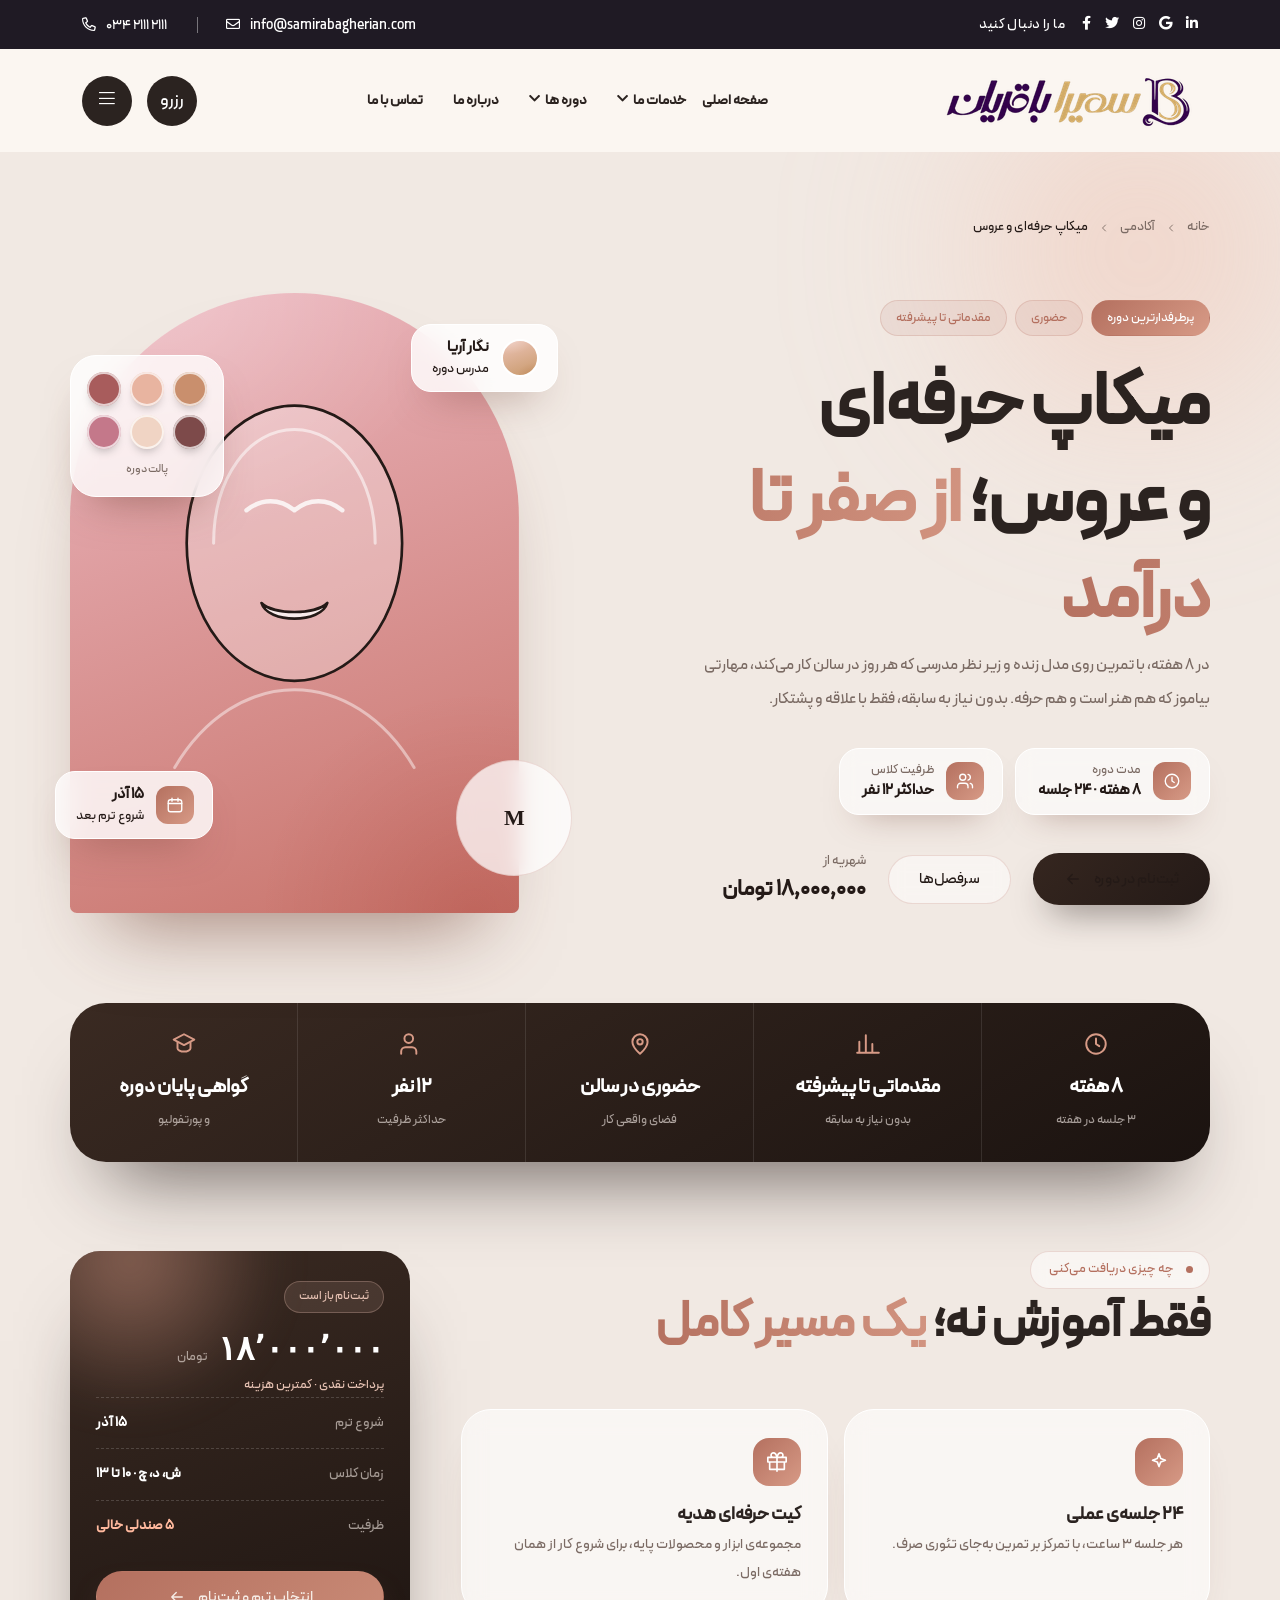
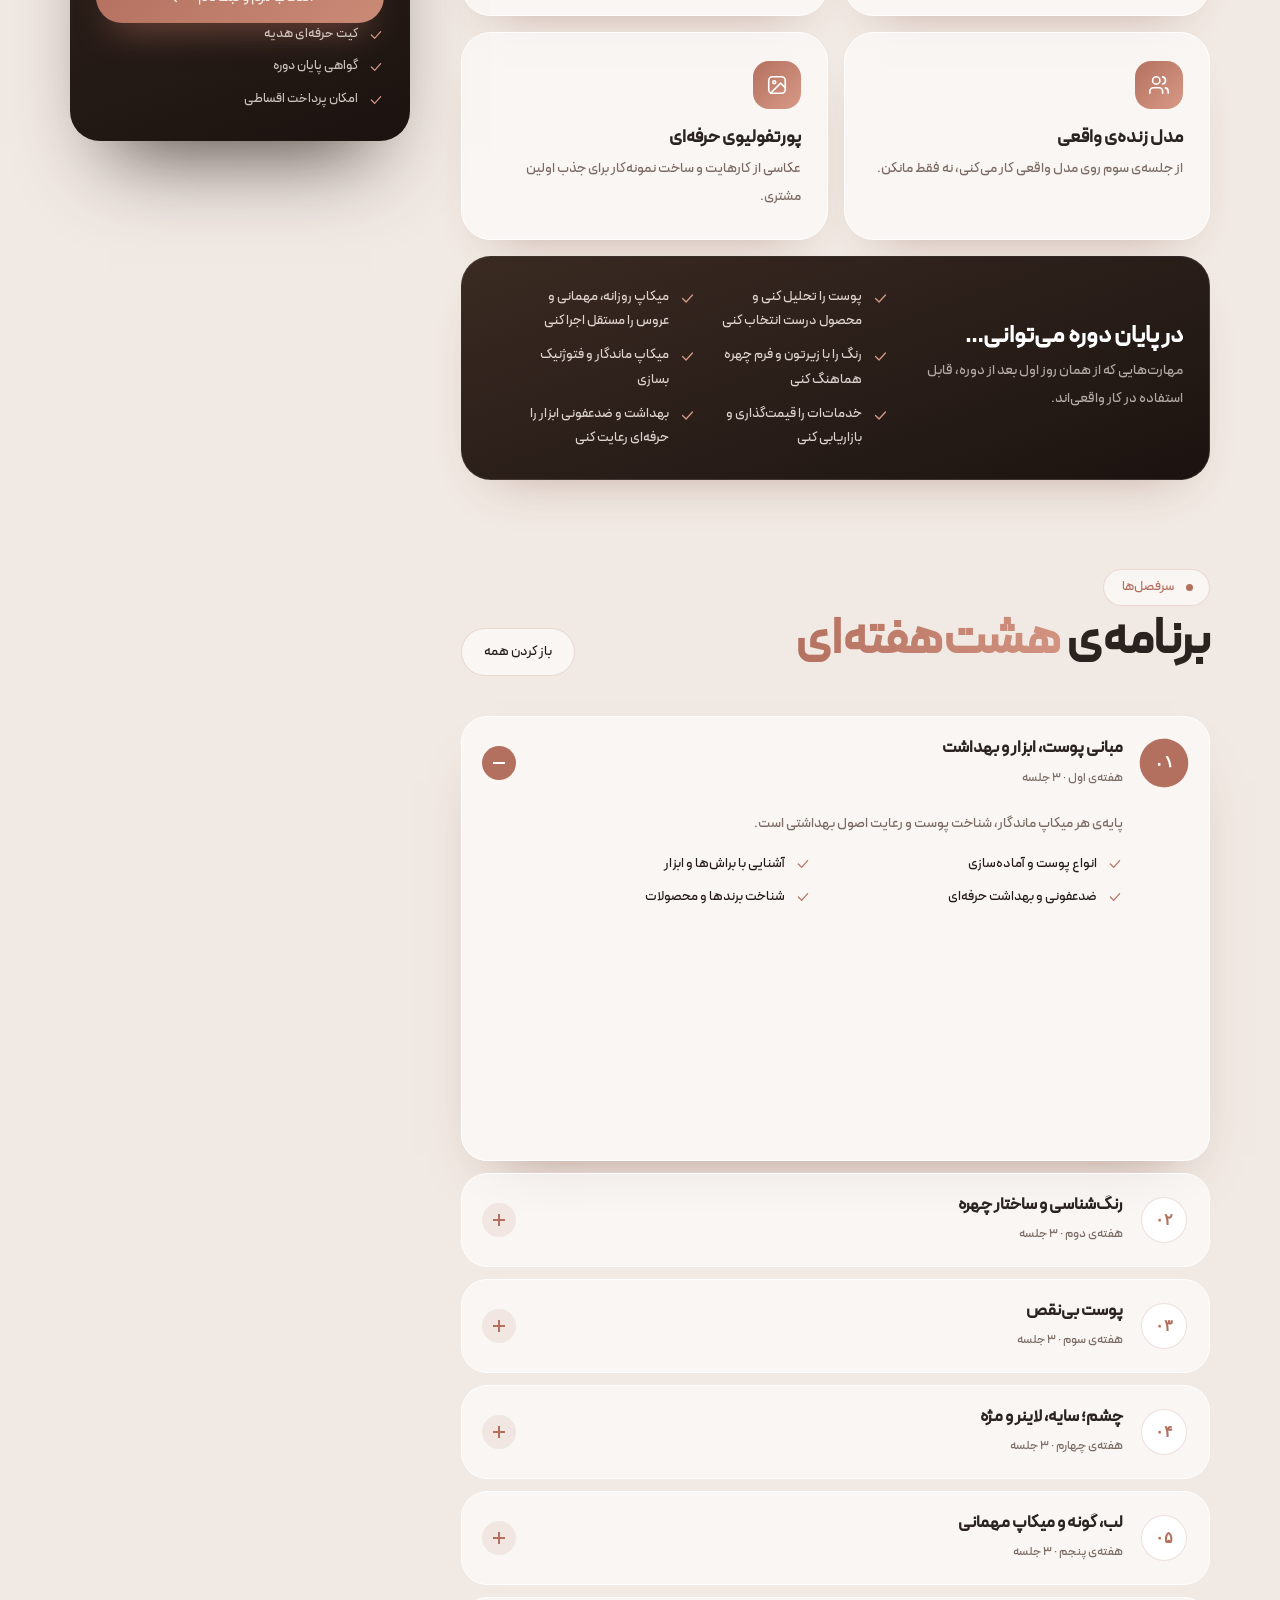
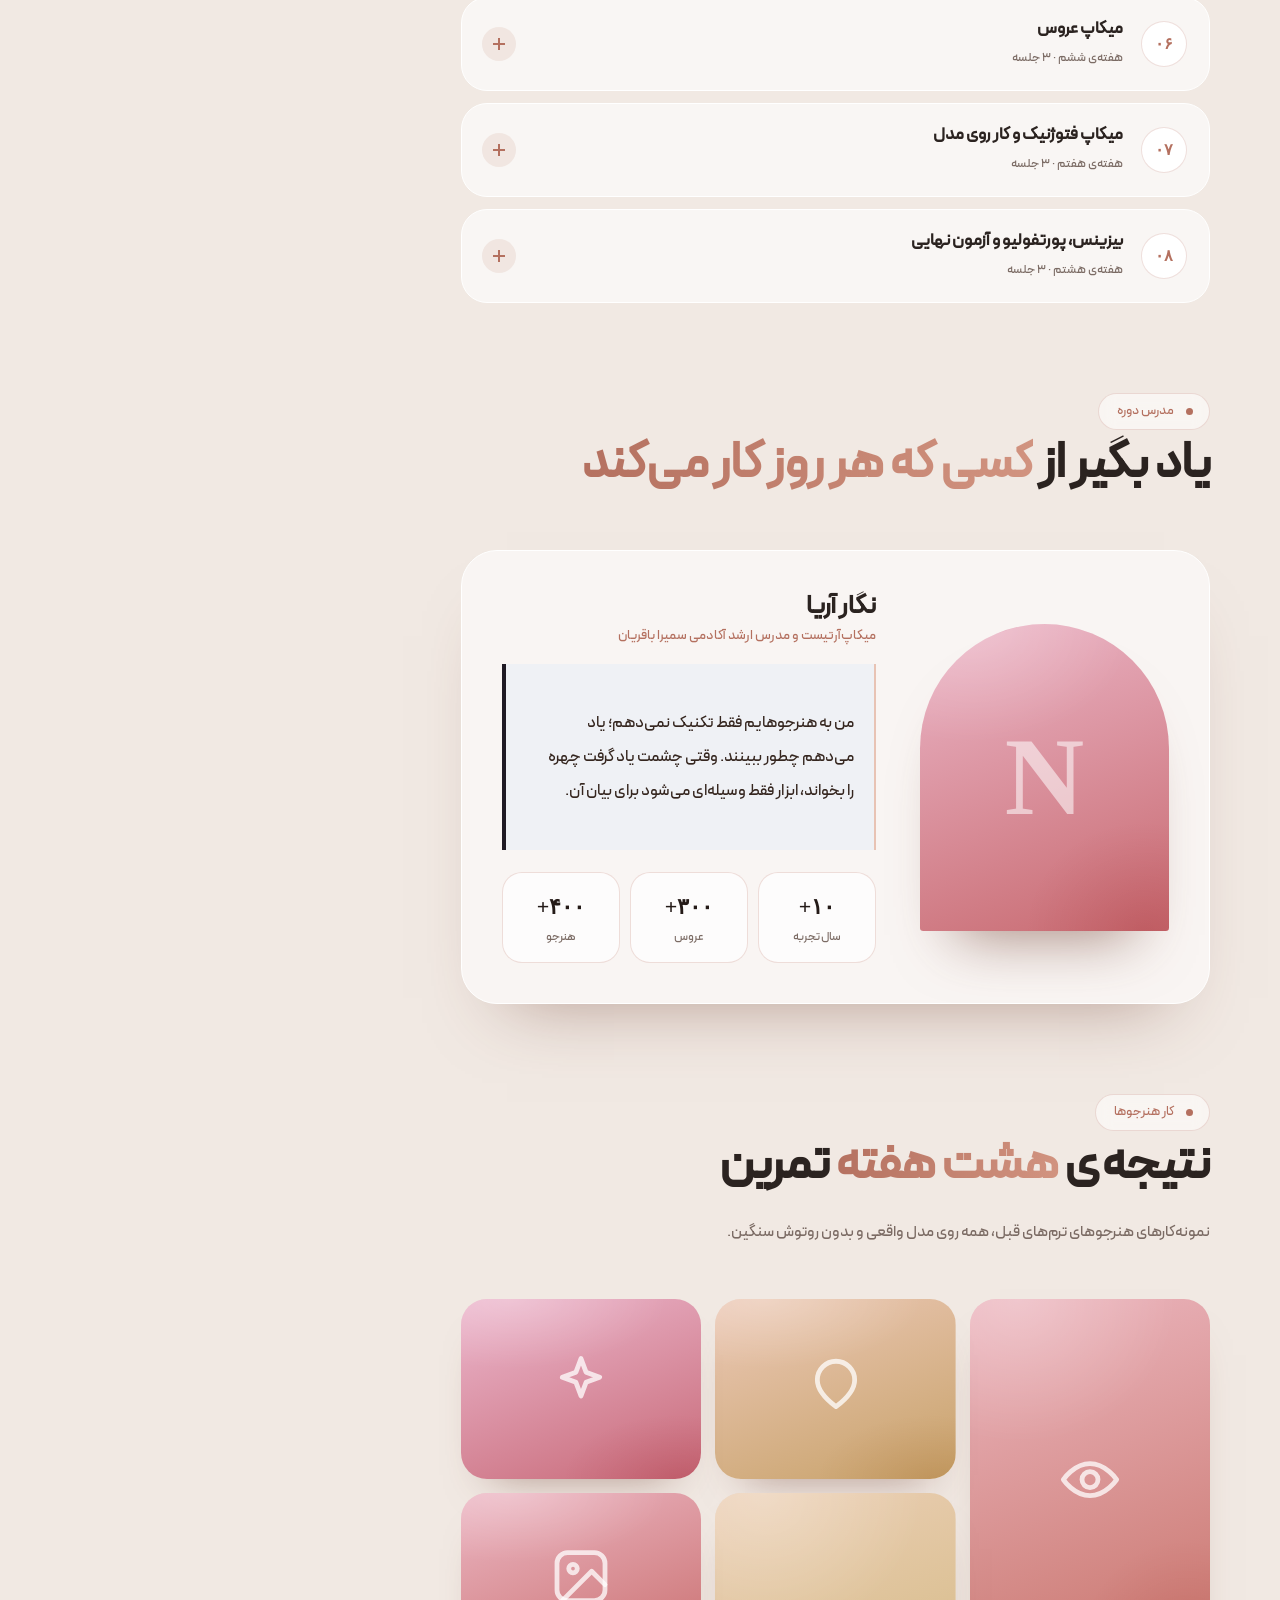
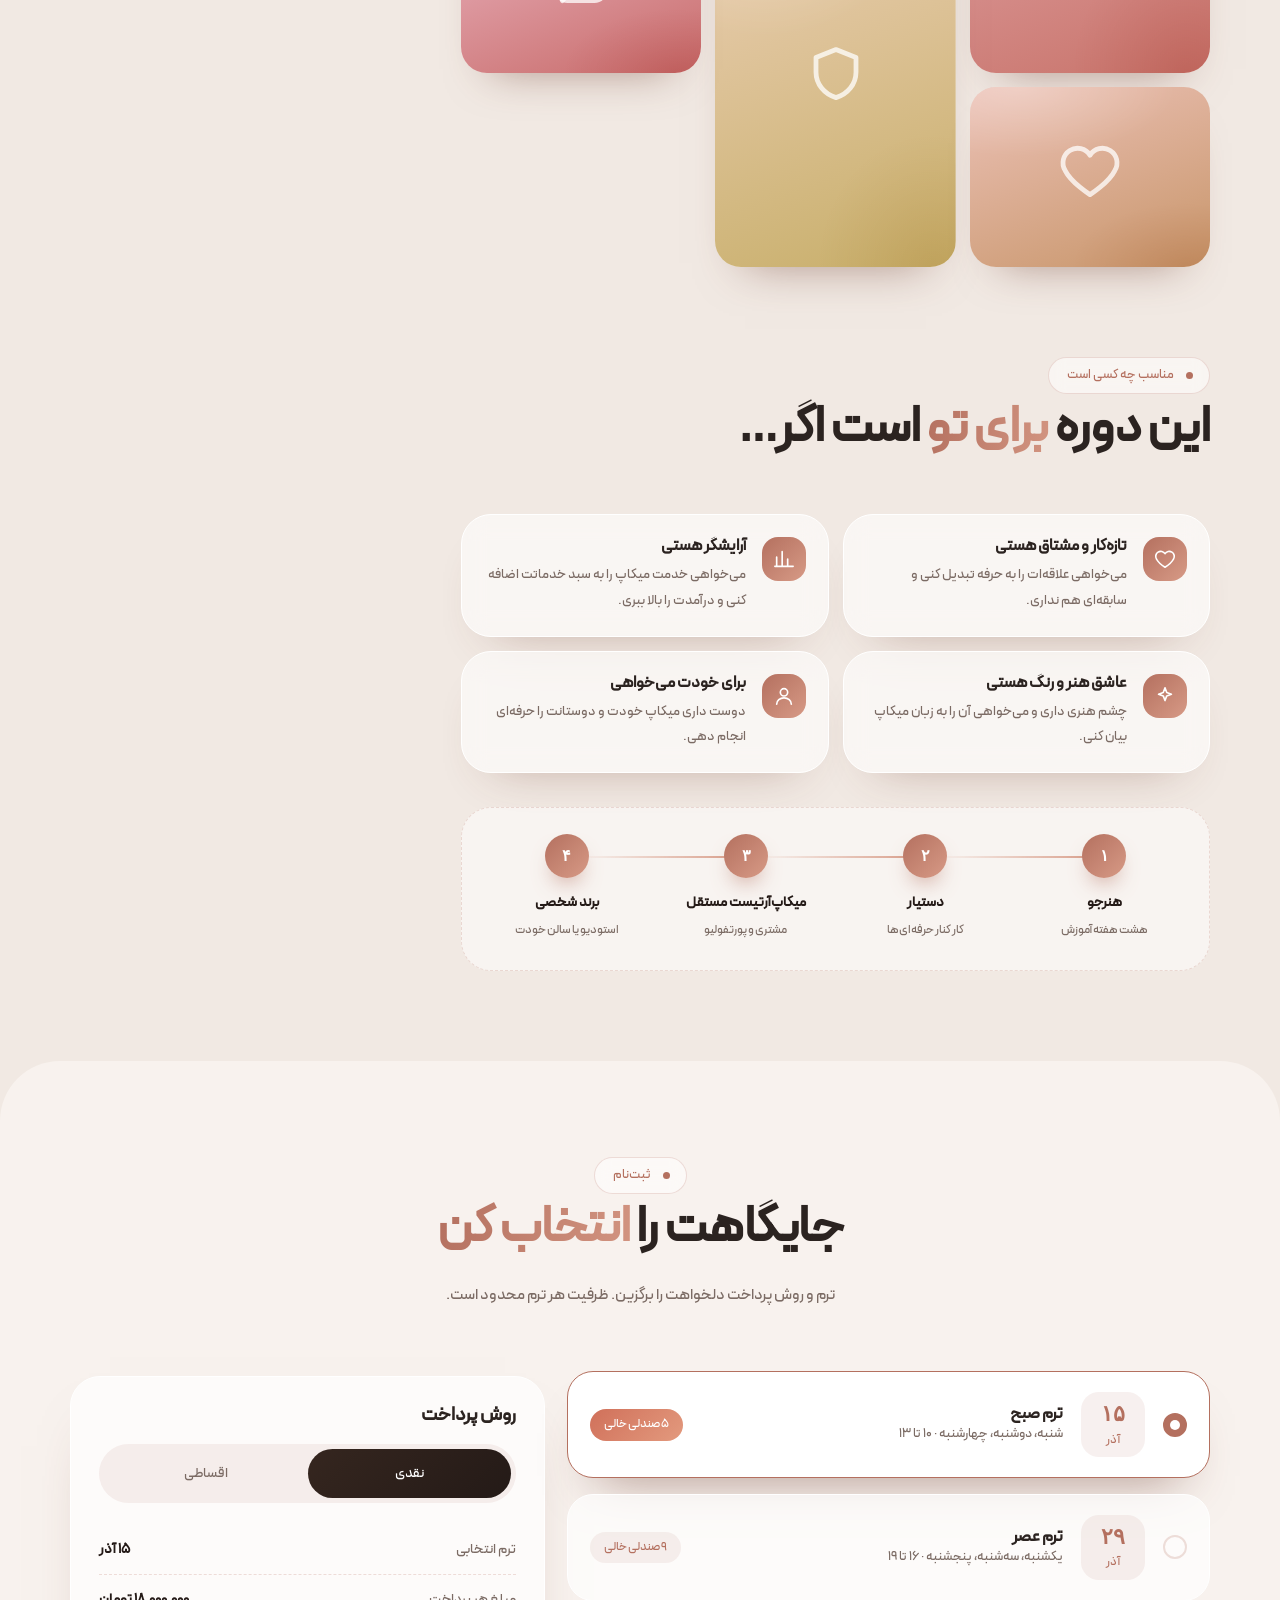
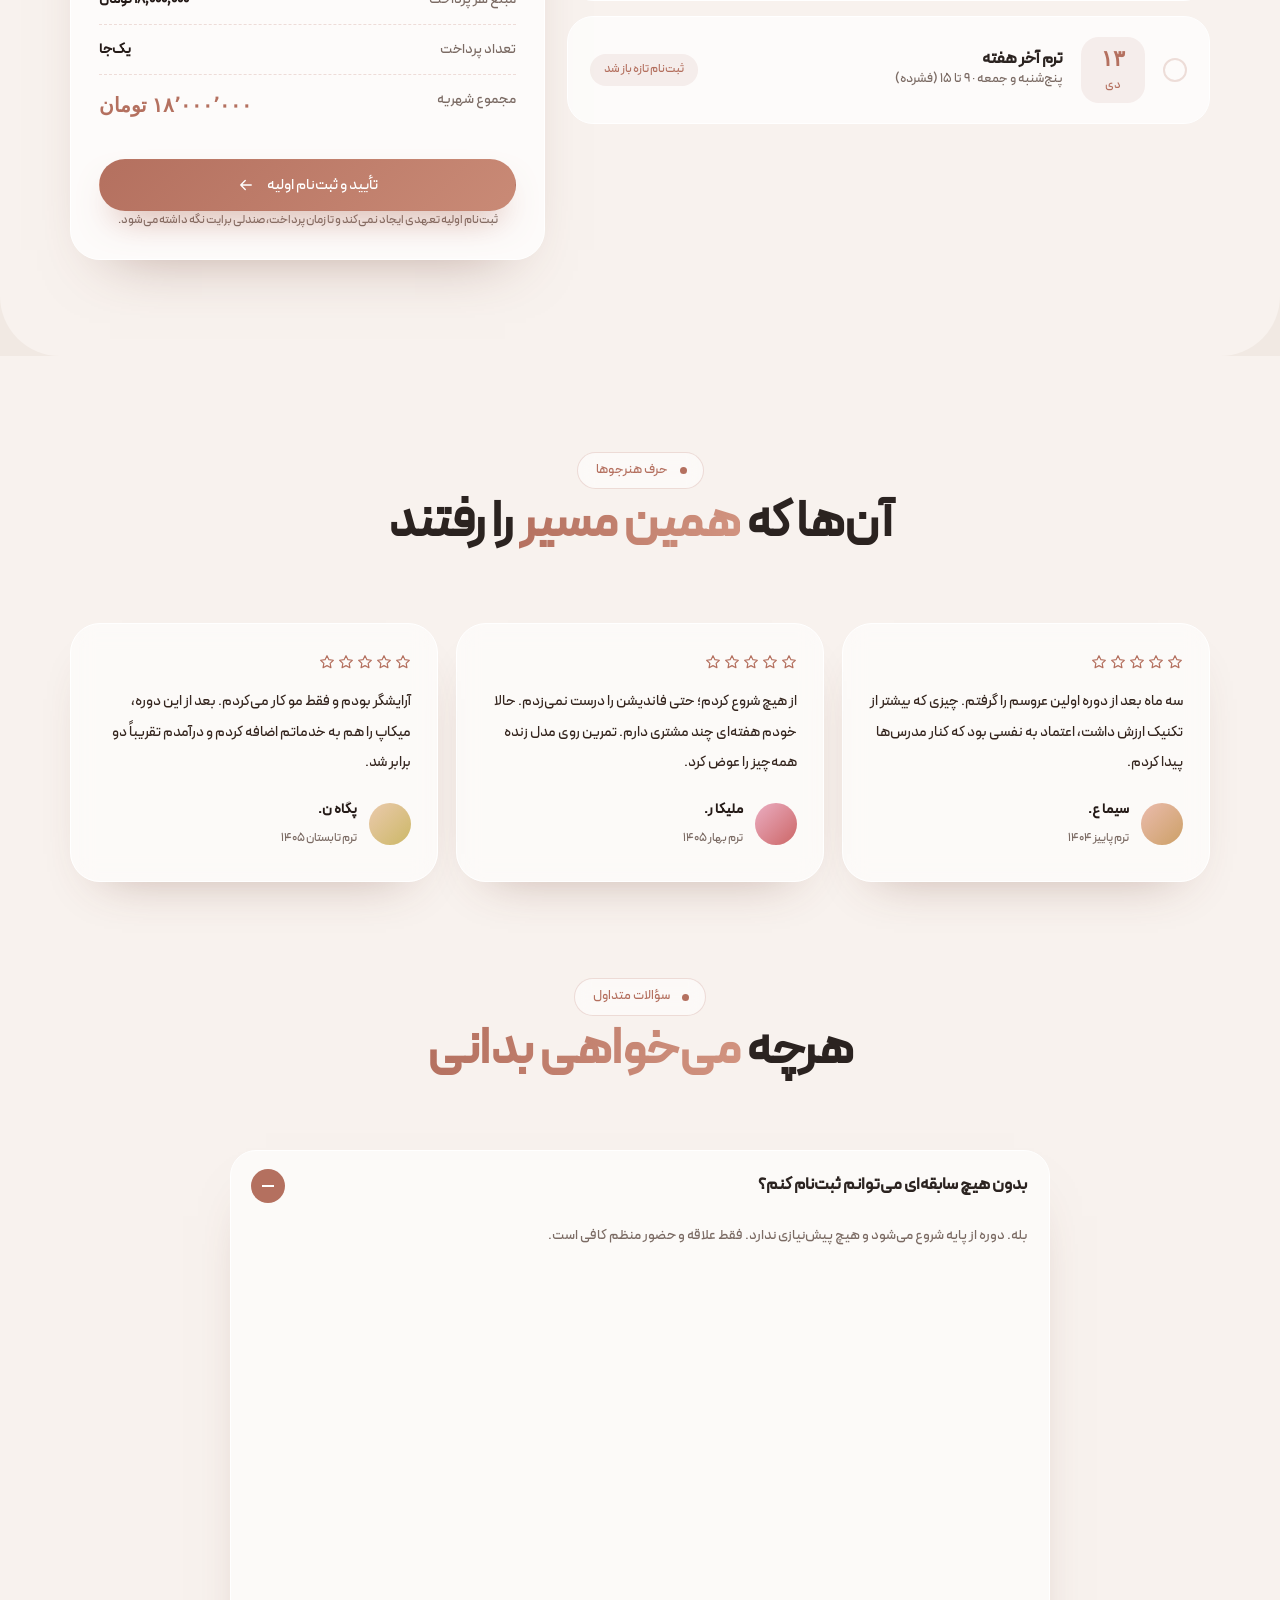
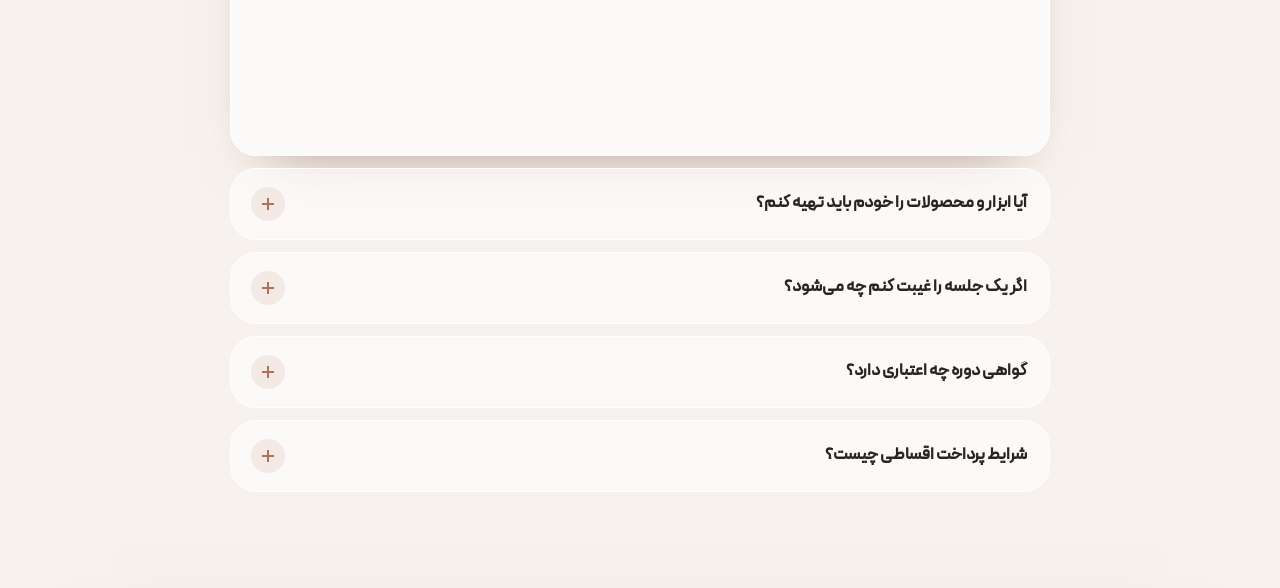
<file: course.html>
<!DOCTYPE html>
<html lang="en">
<head>
    <meta charset="utf-8">
    <meta http-equiv="x-ua-compatible" content="ie=edge">
    <title>مجموعه زیبایی سمیرا باقریان- دوره میکاپ</title>
    <meta name="author" content="Vecuro">
    <meta name="description" content="Wellnez - Spa Beauty & Wellness Salon HTML5 Template">
    <meta name="keywords" content="beauty, beauty salon, beauty shop, beauty spa, cosmetics, hairdresser, health, lifestyle, massage, salon, spa, spa booking, wellness, wellness template, yoga">
    <meta name="robots" content="INDEX,FOLLOW">

    <!-- Mobile Specific Metas -->
    <meta name="viewport" content="width=device-width, initial-scale=1, shrink-to-fit=no">

    <!-- Favicons - Place favicon.ico in the root directory -->
    <link rel="shortcut icon" href="assets/img/hero/favlogo.jpg" type="image/x-icon">
    <link rel="icon" href="assets/img/hero/favlogo.jpg" type="image/x-icon">

    <!--==============================
	  Google Fonts
	============================== -->
    <!-- <link rel="preconnect" href="https://fonts.googleapis.com">
    <link rel="preconnect" href="https://fonts.gstatic.com" crossorigin>
    <link href="https://fonts.googleapis.com/css2?family=DM+Sans:wght@400;500;700&family=Marcellus&display=swap" rel="stylesheet">
 -->

    <!--==============================
	    All CSS File
	============================== -->
    <!-- Bootstrap -->
    <link rel="stylesheet" href="assets/css/bootstrap.min.css">
    <!-- <link rel="stylesheet" href="assets/css/app.min.css"> -->
    <!-- Fontawesome Icon -->
    <link rel="stylesheet" href="assets/css/fontawesome.min.css">
    <!-- Layerslider -->
    <link rel="stylesheet" href="assets/css/layerslider.min.css">
    <!-- jQuery DatePicker -->
    <link rel="stylesheet" href="assets/css/jquery.datetimepicker.min.css">
    <!-- Magnific Popup -->
    <link rel="stylesheet" href="assets/css/magnific-popup.min.css">
    <!-- Slick Slider -->
    <link rel="stylesheet" href="assets/css/slick.min.css">
    <!-- Theme Custom CSS -->
    <link rel="stylesheet" href="assets/css/style.css">
    <link rel="stylesheet" href="assets/css/course.css">


</head>
<body>
    

    <div class="preloader  ">
        <!-- <button class="vs-btn preloaderCls">Cancel Preloader </button> -->
        <div class="preloader-inner">
            <div class="loader"></div>
        </div>
    </div><!--==============================
    Mobile Menu
  ============================== -->
    <div class="vs-menu-wrapper">
        <div class="vs-menu-area text-center">
            <button class="vs-menu-toggle"><i class="fal fa-times"></i></button>
            <div class="mobile-logo">
                <a href="index.html"><img src="assets/img/logo.png" alt="Wellnez"></a>
            </div>
            <div class="vs-mobile-menu">
                <ul>
                    <li class="menu-item-has-children">
                        <a href="index.html">صفحه اصلی</a>
                        
                    </li>
                   
                    <li class="menu-item-has-children">
                        <a href="#">خدمات</a>
                        <ul class="sub-menu">
                            <li><a href="#">میکاپ و گریم تخصصی</a></li>
                            <li><a href="#">شینیون حرفه‌ای</a></li>
                            <li><a href="#">رنگ و لایت مو</a></li>
                            <li><a href="#">کراتین و احیای مو</a></li>
                           
                            <li><a href="">فر دائم</a></li>
                            <li><a href="">اصلاح و طراحی ابرو</a></li>
                            <li><a href="">آرایش دائم | PMU</a></li>
                            <li><a href="">اکستنشن مژه</a></li>
                            
                            <li><a href="">لیفت و لمینت ابرو و مژه</a></li>
                            <li><a href="">خدمات تخصصی ناخن</a></li>
                            <li><a href="">کوپ، براشینگ و موخوره‌گیری</a></li>
                            <li><a href="">اپیلاسیون</a></li>
                            <li><a href="">ماساژ تخصصی</a></li>


                        </ul>
                    </li>
                    
                    <li class="menu-item-has-children ">
                        <a href="#">دوره ها</a>
                        <ul class="sub-menu">
                            <li><a href="#">میکاپ و گریم تخصصی</a></li>
                            <li><a href="#">شینیون حرفه‌ای</a></li>
                            <li><a href="#">رنگ و لایت مو</a></li>
                            <li><a href="#">کراتین و احیای مو</a></li>
                           
                            <li><a href="">فر دائم</a></li>
                            <li><a href="">اصلاح و طراحی ابرو</a></li>
                            <li><a href="">آرایش دائم | PMU</a></li>
                            <li><a href="">اکستنشن مژه</a></li>
                            
                            <li><a href="">لیفت و لمینت ابرو و مژه</a></li>
                            <li><a href="">خدمات تخصصی ناخن</a></li>
                            <li><a href="">کوپ، براشینگ و موخوره‌گیری</a></li>
                            <li><a href="">اپیلاسیون</a></li>
                            <li><a href="">ماساژ تخصصی</a></li>

                        </ul>
                    </li>
                     <li>
                        <a href="about.html">درباره ما</a>
                    </li>
                    <li>
                        <a href="contact.html">تماس با ما</a>
                    </li>
                </ul>
            </div>
        </div>
    </div><!--==============================
    Sidemenu
============================== -->
    <div class="sidemenu-wrapper d-none d-lg-block  ">
        <div class="sidemenu-content">
            <button class="closeButton sideMenuCls"><i class="far fa-times"></i></button>
            <div class="widget  ">
                <div class="footer-logo">
                    <img src="assets/img/logo.png" alt="logo">
                </div>
                <div class="info-media1">
                    <div class="media-icon"><i class="fal fa-map-marker-alt"></i></div>
                    <span class="media-label">کرمان،نبش چهارراه ویلا</span>
                </div>
                <div class="info-media1">
                    <div class="media-icon"><i class="far fa-phone-alt "></i></div>
                    <span class="media-label"><a href="tel:+01234567890" class="text-inherit">034 2111 2111</a></span>
                </div>
                <div class="info-media1">
                    <div class="media-icon"><i class="fal fa-envelope"></i></div>
                    <span class="media-label"><a class="text-inherit" href="mailto:info@example.com">info@samirabagherian.com</a></span>
                </div>
            </div>
           
        </div>
    </div><!--==============================
    Popup Search Box
    ============================== -->
    <div class="popup-search-box d-none d-lg-block  ">
        <button class="searchClose"><i class="fal fa-times"></i></button>
        <form action="#">
            <input type="text" class="border-theme" placeholder="What are you looking for">
            <button type="submit"><i class="fal fa-search"></i></button>
        </form>
    </div>
    <!--==============================
    Header Area 
    ==============================-->
    <header class="vs-header header-layout4">
        <div class="header-top">
            <div class="container">
                <div class="row justify-content-center justify-content-md-between align-items-center">
                    <div class="col-auto text-center py-2 py-md-0">
                        <div class="header-links style-white">
                            <ul>
                                <li class="d-none d-xxl-inline-block"><i class="far fa-map-marker-alt"></i>کرمان،نبش چهارراه ویلا</li>
                                <li><i class="far fa-phone-alt"></i><a href="tel:+25632542598">034 2111 2111</a></li>
                                <li><i class="far fa-envelope"></i><a href="info@samirabagherian.com">info@samirabagherian.com</a></li>
                            </ul>
                        </div>
                    </div>
                    <div class="col-auto d-none d-md-block">
                        <div class="social-style4">
                            <span class="social-title"> ما را دنبال کنید</span>
                            <a href="#"><i class="fab fa-facebook-f"></i></a>
                            <a href="#"><i class="fab fa-twitter"></i></a>
                            <a href="#"><i class="fab fa-instagram"></i></a>
                            <a href="#"><i class="fab fa-google"></i></a>
                            <a href="#"><i class="fab fa-linkedin-in"></i></a>
                        </div>
                    </div>
                </div>
            </div>
        </div>
        <div class="sticky-wrap">
            <div class="sticky-active">
                <div class="container">
                    <div class="row justify-content-between align-items-center gx-60" dir="rtl">
                        <div class="col-auto">
                            <div class="header-logo">
                                <a href="index.html"><img src="assets/img/logo.png" alt="logo"></a>
                            </div>
                        </div>
                        <div class="col-auto">
                            <nav class="main-menu menu-style1 d-none d-lg-block">
                                <ul>
                                    <li class="">
                                        <a href="#">صفحه اصلی</a>
                                       
                                    </li>
                                    
                                    <li class="menu-item-has-children mega-menu-wrap">
                                        <a href="#">خدمات ما</a>
                                        <ul class="mega-menu">
                                            <li>
                                                <ul>
                                                    <li><a href="#">میکاپ و گریم تخصصی</a></li>
                            <li><a href="#">شینیون حرفه‌ای</a></li>
                            <li><a href="#">رنگ و لایت مو</a></li>
                            <li><a href="#">کراتین و احیای مو</a></li>
                                                </ul>
                                            </li>
                                            <li>
                                                <ul>
                                                    <li><a href="">فر دائم</a></li>
                            <li><a href="">اصلاح و طراحی ابرو</a></li>
                            <li><a href="">آرایش دائم | PMU</a></li>
                            <li><a href="">اکستنشن مژه</a></li>
                                                </ul>
                                            </li>
                                            <li>
                                                <ul>
                                                    <li><a href="">لیفت و لمینت ابرو و مژه</a></li>
                            <li><a href="">خدمات تخصصی ناخن</a></li>
                            <li><a href="">کوپ، براشینگ و موخوره‌گیری</a></li>
                            <li><a href="">اپیلاسیون</a></li>
                                                </ul>
                                            </li>
                                            <li>
                                                <ul>
                                                    <li><a href="">ماساژ تخصصی</a></li>
                                                   
                                                </ul>
                                            </li>
                                        </ul>
                                    </li>

                                    
                                    <li class="menu-item-has-children mega-menu-wrap">
                                        <a href="#">دوره ها</a>
                                        <ul class="mega-menu">
                                          <li>

                                                <ul>
                                                    <li><a href="about.html">عنوان دوره</a></li>

                                                   <li><a href="about.html">عنوان دوره</a></li>

                                                   <li><a href="about.html">عنوان دوره</a></li>

                                                    <li><a href="about.html">عنوان دوره</a></li>

                                                    
                                                </ul>
                                            </li>
                                            <li>
                                                <ul>
                                                    <li><a href="about.html">عنوان دوره</a></li>
                                                    
                                                   <li><a href="about.html">عنوان دوره</a></li>

                                                   <li><a href="about.html">عنوان دوره</a></li>

                                                    <li><a href="about.html">عنوان دوره</a></li>

                                                    
                                                </ul>
                                            </li>
                                            <li>
                                                <ul>
                                                    <li><a href="about.html">عنوان دوره</a></li>
                                                    
                                                   <li><a href="about.html">عنوان دوره</a></li>

                                                   <li><a href="about.html">عنوان دوره</a></li>

                                                    <li><a href="about.html">عنوان دوره</a></li>

                                                    
                                                </ul>
                                            </li>
                                            <li>
                                                <ul>
                                                    <li><a href="about.html">عنوان دوره</a></li>
                                                    
                                                   <li><a href="about.html">عنوان دوره</a></li>

                                                   <li><a href="about.html">عنوان دوره</a></li>

                                                    <li><a href="about.html">عنوان دوره</a></li>

                                                    
                                                </ul>
                                            </li>
                                        </ul>
                                    </li>
                                    <li>
                                        <a href="about.html">درباره ما</a>
                                    </li>
                                    <li>
                                        <a href="contact.html">تماس با ما</a>
                                    </li>
                                </ul>
                            </nav>
                        </div>
                        <div class="col-auto">
                            <div class="header-btns">
                                <a class="icon-btn style3 searchBoxTggler d-none d-sm-inline-block">رزرو </a>
                                <button class="icon-btn style3 sideMenuToggler d-none d-xl-inline-block"><i class="fal fa-bars"></i></button>
                                <button class="vs-menu-toggle d-inline-block d-lg-none" type="button"><i class="fal fa-bars"></i></button>
                            </div>
                        </div>
                    </div>
                </div>
            </div>
        </div>
    </header>


<main class="lxk" data-lxk>

  <!-- ============ 1) HERO ============ -->
  <section class="lxk-hero">
    <div class="lxk-wrap">
      <nav class="lxk-crumbs" aria-label="مسیر صفحه">
        <a href="#">خانه</a>
        <svg viewBox="0 0 24 24" fill="none" stroke="currentColor" stroke-width="2" stroke-linecap="round" stroke-linejoin="round"><path d="m15 6-6 6 6 6"/></svg>
        <a href="#">آکادمی</a>
        <svg viewBox="0 0 24 24" fill="none" stroke="currentColor" stroke-width="2" stroke-linecap="round" stroke-linejoin="round"><path d="m15 6-6 6 6 6"/></svg>
        <b>میکاپ حرفه‌ای و عروس</b>
      </nav>

      <div class="lxk-hero__grid">
        <div>
          <div class="lxk-tags" data-lxk-reveal>
            <span class="lxk-hot">پرطرفدارترین دوره</span><span>حضوری</span><span>مقدماتی تا پیشرفته</span>
          </div>
          <h1 class="lxk-h1" data-lxk-reveal style="--d:.06s">میکاپ حرفه‌ای<br>و عروس؛ <em>از صفر تا درآمد</em></h1>
          <p class="lxk-lead" data-lxk-reveal style="--d:.14s">
            در ۸ هفته، با تمرین روی مدل زنده و زیر نظر مدرسی که هر روز در سالن کار می‌کند، مهارتی بیاموز که هم هنر است و هم حرفه. بدون نیاز به سابقه، فقط با علاقه و پشتکار.
          </p>
          <div class="lxk-meta" data-lxk-reveal style="--d:.2s">
            <div><span class="lxk-ico"><svg viewBox="0 0 24 24" fill="none" stroke="currentColor" stroke-width="1.8" stroke-linecap="round" stroke-linejoin="round"><circle cx="12" cy="12" r="9"/><path d="M12 7v5l3 2"/></svg></span><span>مدت دوره<b>۸ هفته · ۲۴ جلسه</b></span></div>
            <div><span class="lxk-ico"><svg viewBox="0 0 24 24" fill="none" stroke="currentColor" stroke-width="1.8" stroke-linecap="round" stroke-linejoin="round"><path d="M16 21v-2a4 4 0 0 0-4-4H6a4 4 0 0 0-4 4v2"/><circle cx="9" cy="7" r="4"/><path d="M22 21v-2a4 4 0 0 0-3-3.9M16 3.1a4 4 0 0 1 0 7.8"/></svg></span><span>ظرفیت کلاس<b>حداکثر ۱۲ نفر</b></span></div>
          </div>
          <div class="lxk-hero__actions" data-lxk-reveal style="--d:.28s">
            <a href="#lxk-enroll" class="lxk-btn lxk-btn--primary" data-lxk-magnetic>
              ثبت‌نام در دوره
              <svg viewBox="0 0 24 24" fill="none" stroke="currentColor" stroke-width="1.8" stroke-linecap="round" stroke-linejoin="round"><path d="M19 12H5M11 6l-6 6 6 6"/></svg>
            </a>
            <a href="#lxk-curr" class="lxk-btn lxk-btn--ghost" data-lxk-magnetic>سرفصل‌ها</a>
            <div class="lxk-hero__price">شهریه از<b>۱۸٬۰۰۰٬۰۰۰ تومان</b></div>
          </div>
        </div>

        <div class="lxk-hero__visual" data-lxk-parallax data-lxk-reveal style="--d:.2s">
          <!-- برای عکس واقعی: style="--lxk-photo:url(photo.jpg)" بده و svg داخلی را حذف کن -->
          <div class="lxk-layer lxk-hero__arch lxk-art" style="--k:-12;--h:350">
            <svg viewBox="0 0 300 380" fill="none" aria-hidden="true">
              <ellipse cx="150" cy="150" rx="72" ry="92" fill="rgba(255,255,255,.28)"/>
              <path d="M96 150c0-44 24-76 54-76s54 32 54 76" stroke="rgba(255,255,255,.55)" stroke-width="2"/>
              <path d="M118 128c10-8 22-8 32 0M150 128c10-8 22-8 32 0" stroke="rgba(255,255,255,.8)" stroke-width="3" stroke-linecap="round"/>
              <path d="M128 190c8 8 36 8 44 0-4 14-40 14-44 0Z" fill="rgba(255,255,255,.75)"/>
              <path d="M70 300c20-34 50-52 80-52s60 18 80 52" stroke="rgba(255,255,255,.45)" stroke-width="2"/>
            </svg>
          </div>
          <div class="lxk-layer lxk-palette" style="--k:24" aria-hidden="true">
            <div class="lxk-palette__grid">
              <span style="--c:#c98f6d"></span><span style="--c:#e8b4a0"></span><span style="--c:#a85c5c"></span>
              <span style="--c:#7d4a4a"></span><span style="--c:#f0d4c4"></span><span style="--c:#c4788a"></span>
            </div>
            <small>پالت دوره</small>
          </div>
          <div class="lxk-layer lxk-chip lxk-chip--b" style="--k:-28">
            <div class="lxk-float" style="display:flex;align-items:center;gap:12px">
              <span class="lxk-av lxk-art"></span>
              <div><b>نگار آریا</b>مدرس دوره</div>
            </div>
          </div>
          <div class="lxk-layer lxk-chip lxk-chip--a" style="--k:30">
            <div class="lxk-float" style="display:flex;align-items:center;gap:12px;animation-delay:-3s">
              <span class="lxk-ico"><svg viewBox="0 0 24 24" fill="none" stroke="currentColor" stroke-width="1.8" stroke-linecap="round" stroke-linejoin="round"><rect x="3" y="5" width="18" height="16" rx="3"/><path d="M3 10h18M8 3v4M16 3v4"/></svg></span>
              <div><b>۱۵ آذر</b>شروع ترم بعد</div>
            </div>
          </div>
          <div class="lxk-layer lxk-badge" style="--k:-20" aria-hidden="true">
            <svg class="lxk-ring" viewBox="0 0 116 116"><defs><path id="lxk-circ" d="M58,58 m-46,0 a46,46 0 1,1 92,0 a46,46 0 1,1 -92,0"/></defs><text><textPath href="#lxk-circ">MAKEUP · ACADEMY · LUMIR ·</textPath></text></svg>
            <b>M</b>
          </div>
        </div>
      </div>
    </div>
  </section>

  <!-- ============ 2) FACTS ============ -->
  <section class="lxk-facts">
    <div class="lxk-wrap">
      <div class="lxk-facts__box" data-lxk-reveal>
        <div class="lxk-fact"><svg viewBox="0 0 24 24" fill="none" stroke="currentColor" stroke-width="1.5" stroke-linecap="round" stroke-linejoin="round"><circle cx="12" cy="12" r="9"/><path d="M12 7v5l3 2"/></svg><b>۸ هفته</b><small>۳ جلسه در هفته</small></div>
        <div class="lxk-fact"><svg viewBox="0 0 24 24" fill="none" stroke="currentColor" stroke-width="1.5" stroke-linecap="round" stroke-linejoin="round"><path d="M4 20V10M10 20V4M16 20v-8M22 20H2"/></svg><b>مقدماتی تا پیشرفته</b><small>بدون نیاز به سابقه</small></div>
        <div class="lxk-fact"><svg viewBox="0 0 24 24" fill="none" stroke="currentColor" stroke-width="1.5" stroke-linecap="round" stroke-linejoin="round"><path d="M12 21s7-5.6 7-11a7 7 0 0 0-14 0c0 5.4 7 11 7 11Z"/><circle cx="12" cy="10" r="2.5"/></svg><b>حضوری در سالن</b><small>فضای واقعی کار</small></div>
        <div class="lxk-fact"><svg viewBox="0 0 24 24" fill="none" stroke="currentColor" stroke-width="1.5" stroke-linecap="round" stroke-linejoin="round"><path d="M16 21v-2a4 4 0 0 0-4-4H6a4 4 0 0 0-4 4v2"/><circle cx="9" cy="7" r="4"/></svg><b>۱۲ نفر</b><small>حداکثر ظرفیت</small></div>
        <div class="lxk-fact"><svg viewBox="0 0 24 24" fill="none" stroke="currentColor" stroke-width="1.5" stroke-linecap="round" stroke-linejoin="round"><path d="M12 3 2.5 8 12 13l9.5-5L12 3Z"/><path d="M6 10.5V16c0 1.4 2.7 3 6 3s6-1.6 6-3v-5.5"/></svg><b>گواهی پایان دوره</b><small>و پورتفولیو</small></div>
      </div>
    </div>
  </section>

  <!-- ============ MAIN LAYOUT ============ -->
  <div class="lxk-wrap lxk-layout">
    <div class="lxk-content">

      <!-- ===== Outcomes ===== -->
      <section class="lxk-block">
        <div class="lxk-head">
          <p class="lxk-eyebrow" data-lxk-reveal><i></i> چه چیزی دریافت می‌کنی</p>
          <h2 class="lxk-title" data-lxk-reveal style="--d:.06s">فقط آموزش نه؛ <em>یک مسیر کامل</em></h2>
        </div>
        <div class="lxk-bento">
          <article class="lxk-card" data-lxk-card data-lxk-reveal>
            <span class="lxk-ico"><svg viewBox="0 0 24 24" fill="none" stroke="currentColor" stroke-width="1.6" stroke-linecap="round" stroke-linejoin="round"><path d="m12 3 1.9 5.1L19 10l-5.1 1.9L12 17l-1.9-5.1L5 10l5.1-1.9L12 3Z"/></svg></span>
            <h3>۲۴ جلسه‌ی عملی</h3><p>هر جلسه ۳ ساعت، با تمرکز بر تمرین به‌جای تئوری صرف.</p>
          </article>
          <article class="lxk-card" data-lxk-card data-lxk-reveal style="--d:.08s">
            <span class="lxk-ico"><svg viewBox="0 0 24 24" fill="none" stroke="currentColor" stroke-width="1.6" stroke-linecap="round" stroke-linejoin="round"><path d="M20 12v8H4v-8M2 7h20v5H2zM12 22V7M12 7H8a2.5 2.5 0 1 1 0-5c3 0 4 5 4 5ZM12 7h4a2.5 2.5 0 1 0 0-5c-3 0-4 5-4 5Z"/></svg></span>
            <h3>کیت حرفه‌ای هدیه</h3><p>مجموعه‌ی ابزار و محصولات پایه، برای شروع کار از همان هفته‌ی اول.</p>
          </article>
          <article class="lxk-card" data-lxk-card data-lxk-reveal style="--d:.16s">
            <span class="lxk-ico"><svg viewBox="0 0 24 24" fill="none" stroke="currentColor" stroke-width="1.6" stroke-linecap="round" stroke-linejoin="round"><path d="M16 21v-2a4 4 0 0 0-4-4H6a4 4 0 0 0-4 4v2"/><circle cx="9" cy="7" r="4"/><path d="M22 21v-2a4 4 0 0 0-3-3.9M16 3.1a4 4 0 0 1 0 7.8"/></svg></span>
            <h3>مدل زنده‌ی واقعی</h3><p>از جلسه‌ی سوم روی مدل واقعی کار می‌کنی، نه فقط مانکن.</p>
          </article>
          <article class="lxk-card" data-lxk-card data-lxk-reveal style="--d:.24s">
            <span class="lxk-ico"><svg viewBox="0 0 24 24" fill="none" stroke="currentColor" stroke-width="1.6" stroke-linecap="round" stroke-linejoin="round"><rect x="3" y="3" width="18" height="18" rx="4"/><circle cx="9" cy="9" r="1.6"/><path d="m21 15-5-5L5 21"/></svg></span>
            <h3>پورتفولیوی حرفه‌ای</h3><p>عکاسی از کارهایت و ساخت نمونه‌کار برای جذب اولین مشتری.</p>
          </article>

          <article class="lxk-card lxk-card--wide" data-lxk-reveal>
            <div><h3>در پایان دوره می‌توانی…</h3><p>مهارت‌هایی که از همان روز اول بعد از دوره، قابل استفاده در کار واقعی‌اند.</p></div>
            <ul class="lxk-can">
              <li><svg viewBox="0 0 24 24" fill="none" stroke="currentColor" stroke-width="2.4" stroke-linecap="round" stroke-linejoin="round"><path d="m5 12 5 5 9-10"/></svg>پوست را تحلیل کنی و محصول درست انتخاب کنی</li>
              <li><svg viewBox="0 0 24 24" fill="none" stroke="currentColor" stroke-width="2.4" stroke-linecap="round" stroke-linejoin="round"><path d="m5 12 5 5 9-10"/></svg>میکاپ روزانه، مهمانی و عروس را مستقل اجرا کنی</li>
              <li><svg viewBox="0 0 24 24" fill="none" stroke="currentColor" stroke-width="2.4" stroke-linecap="round" stroke-linejoin="round"><path d="m5 12 5 5 9-10"/></svg>رنگ را با زیرتون و فرم چهره هماهنگ کنی</li>
              <li><svg viewBox="0 0 24 24" fill="none" stroke="currentColor" stroke-width="2.4" stroke-linecap="round" stroke-linejoin="round"><path d="m5 12 5 5 9-10"/></svg>میکاپ ماندگار و فتوژنیک بسازی</li>
              <li><svg viewBox="0 0 24 24" fill="none" stroke="currentColor" stroke-width="2.4" stroke-linecap="round" stroke-linejoin="round"><path d="m5 12 5 5 9-10"/></svg>خدمات‌ات را قیمت‌گذاری و بازاریابی کنی</li>
              <li><svg viewBox="0 0 24 24" fill="none" stroke="currentColor" stroke-width="2.4" stroke-linecap="round" stroke-linejoin="round"><path d="m5 12 5 5 9-10"/></svg>بهداشت و ضدعفونی ابزار را حرفه‌ای رعایت کنی</li>
            </ul>
          </article>
        </div>
      </section>

      <!-- ===== Curriculum ===== -->
      <section class="lxk-block" id="lxk-curr">
        <div class="lxk-curr__top">
          <div class="lxk-head">
            <p class="lxk-eyebrow" data-lxk-reveal><i></i> سرفصل‌ها</p>
            <h2 class="lxk-title" data-lxk-reveal style="--d:.06s">برنامه‌ی <em>هشت‌هفته‌ای</em></h2>
          </div>
          <button type="button" class="lxk-toggle" data-lxk-toggleall data-lxk-reveal>باز کردن همه</button>
        </div>
        <div class="lxk-mods" data-lxk-mods>

          <div class="lxk-mod lxk-open" data-lxk-reveal>
            <button type="button" aria-expanded="true"><span class="lxk-mod__n">۰۱</span><span class="lxk-mod__t"><h3>مبانی پوست، ابزار و بهداشت</h3><small>هفته‌ی اول · ۳ جلسه</small></span><span class="lxk-plus"></span></button>
            <div class="lxk-mod__a"><div class="lxk-mod__in"><p>پایه‌ی هر میکاپ ماندگار، شناخت پوست و رعایت اصول بهداشتی است.</p><ul>
              <li><svg viewBox="0 0 24 24" fill="none" stroke="currentColor" stroke-width="2.4" stroke-linecap="round" stroke-linejoin="round"><path d="m5 12 5 5 9-10"/></svg>انواع پوست و آماده‌سازی</li>
              <li><svg viewBox="0 0 24 24" fill="none" stroke="currentColor" stroke-width="2.4" stroke-linecap="round" stroke-linejoin="round"><path d="m5 12 5 5 9-10"/></svg>آشنایی با براش‌ها و ابزار</li>
              <li><svg viewBox="0 0 24 24" fill="none" stroke="currentColor" stroke-width="2.4" stroke-linecap="round" stroke-linejoin="round"><path d="m5 12 5 5 9-10"/></svg>ضدعفونی و بهداشت حرفه‌ای</li>
              <li><svg viewBox="0 0 24 24" fill="none" stroke="currentColor" stroke-width="2.4" stroke-linecap="round" stroke-linejoin="round"><path d="m5 12 5 5 9-10"/></svg>شناخت برندها و محصولات</li></ul></div></div>
          </div>

          <div class="lxk-mod" data-lxk-reveal style="--d:.04s">
            <button type="button" aria-expanded="false"><span class="lxk-mod__n">۰۲</span><span class="lxk-mod__t"><h3>رنگ‌شناسی و ساختار چهره</h3><small>هفته‌ی دوم · ۳ جلسه</small></span><span class="lxk-plus"></span></button>
            <div class="lxk-mod__a"><div class="lxk-mod__in"><p>یاد می‌گیری چطور هر چهره را بخوانی و رنگ مناسب آن را انتخاب کنی.</p><ul>
              <li><svg viewBox="0 0 24 24" fill="none" stroke="currentColor" stroke-width="2.4" stroke-linecap="round" stroke-linejoin="round"><path d="m5 12 5 5 9-10"/></svg>چرخه‌ی رنگ و زیرتون پوست</li>
              <li><svg viewBox="0 0 24 24" fill="none" stroke="currentColor" stroke-width="2.4" stroke-linecap="round" stroke-linejoin="round"><path d="m5 12 5 5 9-10"/></svg>فرم چهره و تناسبات</li>
              <li><svg viewBox="0 0 24 24" fill="none" stroke="currentColor" stroke-width="2.4" stroke-linecap="round" stroke-linejoin="round"><path d="m5 12 5 5 9-10"/></svg>انتخاب پالت برای هر مشتری</li>
              <li><svg viewBox="0 0 24 24" fill="none" stroke="currentColor" stroke-width="2.4" stroke-linecap="round" stroke-linejoin="round"><path d="m5 12 5 5 9-10"/></svg>تمرین روی کارت چهره</li></ul></div></div>
          </div>

          <div class="lxk-mod" data-lxk-reveal style="--d:.08s">
            <button type="button" aria-expanded="false"><span class="lxk-mod__n">۰۳</span><span class="lxk-mod__t"><h3>پوست بی‌نقص</h3><small>هفته‌ی سوم · ۳ جلسه</small></span><span class="lxk-plus"></span></button>
            <div class="lxk-mod__a"><div class="lxk-mod__in"><p>از اولین مدل زنده‌ات شروع می‌کنی؛ پایه‌ای صاف، طبیعی و ماندگار.</p><ul>
              <li><svg viewBox="0 0 24 24" fill="none" stroke="currentColor" stroke-width="2.4" stroke-linecap="round" stroke-linejoin="round"><path d="m5 12 5 5 9-10"/></svg>پرایمر، فاندیشن و کانسیلر</li>
              <li><svg viewBox="0 0 24 24" fill="none" stroke="currentColor" stroke-width="2.4" stroke-linecap="round" stroke-linejoin="round"><path d="m5 12 5 5 9-10"/></svg>کانتور و هایلایت</li>
              <li><svg viewBox="0 0 24 24" fill="none" stroke="currentColor" stroke-width="2.4" stroke-linecap="round" stroke-linejoin="round"><path d="m5 12 5 5 9-10"/></svg>پوشش لک و کبودی</li>
              <li><svg viewBox="0 0 24 24" fill="none" stroke="currentColor" stroke-width="2.4" stroke-linecap="round" stroke-linejoin="round"><path d="m5 12 5 5 9-10"/></svg>ست‌کردن و ماندگاری</li></ul></div></div>
          </div>

          <div class="lxk-mod" data-lxk-reveal style="--d:.12s">
            <button type="button" aria-expanded="false"><span class="lxk-mod__n">۰۴</span><span class="lxk-mod__t"><h3>چشم؛ سایه، لاینر و مژه</h3><small>هفته‌ی چهارم · ۳ جلسه</small></span><span class="lxk-plus"></span></button>
            <div class="lxk-mod__a"><div class="lxk-mod__in"><p>چشم، مرکز نگاه هر میکاپ است؛ تکنیک‌های پایه تا طرح‌های خاص.</p><ul>
              <li><svg viewBox="0 0 24 24" fill="none" stroke="currentColor" stroke-width="2.4" stroke-linecap="round" stroke-linejoin="round"><path d="m5 12 5 5 9-10"/></svg>بلندینگ و گذار رنگ</li>
              <li><svg viewBox="0 0 24 24" fill="none" stroke="currentColor" stroke-width="2.4" stroke-linecap="round" stroke-linejoin="round"><path d="m5 12 5 5 9-10"/></svg>اسموکی، کات‌کریس و هالو</li>
              <li><svg viewBox="0 0 24 24" fill="none" stroke="currentColor" stroke-width="2.4" stroke-linecap="round" stroke-linejoin="round"><path d="m5 12 5 5 9-10"/></svg>خط چشم برای فرم‌های مختلف</li>
              <li><svg viewBox="0 0 24 24" fill="none" stroke="currentColor" stroke-width="2.4" stroke-linecap="round" stroke-linejoin="round"><path d="m5 12 5 5 9-10"/></svg>مژه‌ی مصنوعی و ابرو</li></ul></div></div>
          </div>

          <div class="lxk-mod" data-lxk-reveal style="--d:.16s">
            <button type="button" aria-expanded="false"><span class="lxk-mod__n">۰۵</span><span class="lxk-mod__t"><h3>لب، گونه و میکاپ مهمانی</h3><small>هفته‌ی پنجم · ۳ جلسه</small></span><span class="lxk-plus"></span></button>
            <div class="lxk-mod__a"><div class="lxk-mod__in"><p>تکمیل چهره و ساخت لوک‌های روزانه و شب با ترکیب تکنیک‌های قبلی.</p><ul>
              <li><svg viewBox="0 0 24 24" fill="none" stroke="currentColor" stroke-width="2.4" stroke-linecap="round" stroke-linejoin="round"><path d="m5 12 5 5 9-10"/></svg>فرم‌دهی لب و رنگ‌های ماندگار</li>
              <li><svg viewBox="0 0 24 24" fill="none" stroke="currentColor" stroke-width="2.4" stroke-linecap="round" stroke-linejoin="round"><path d="m5 12 5 5 9-10"/></svg>رژگونه و تناسب با چهره</li>
              <li><svg viewBox="0 0 24 24" fill="none" stroke="currentColor" stroke-width="2.4" stroke-linecap="round" stroke-linejoin="round"><path d="m5 12 5 5 9-10"/></svg>لوک روزانه و نچرال</li>
              <li><svg viewBox="0 0 24 24" fill="none" stroke="currentColor" stroke-width="2.4" stroke-linecap="round" stroke-linejoin="round"><path d="m5 12 5 5 9-10"/></svg>لوک مهمانی و شب</li></ul></div></div>
          </div>

          <div class="lxk-mod" data-lxk-reveal style="--d:.2s">
            <button type="button" aria-expanded="false"><span class="lxk-mod__n">۰۶</span><span class="lxk-mod__t"><h3>میکاپ عروس</h3><small>هفته‌ی ششم · ۳ جلسه</small></span><span class="lxk-plus"></span></button>
            <div class="lxk-mod__a"><div class="lxk-mod__in"><p>تخصص اصلی دوره؛ از مشاوره با عروس تا اجرای بی‌نقص در روز مراسم.</p><ul>
              <li><svg viewBox="0 0 24 24" fill="none" stroke="currentColor" stroke-width="2.4" stroke-linecap="round" stroke-linejoin="round"><path d="m5 12 5 5 9-10"/></svg>سبک‌های کلاسیک، سافت‌گلم و مدرن</li>
              <li><svg viewBox="0 0 24 24" fill="none" stroke="currentColor" stroke-width="2.4" stroke-linecap="round" stroke-linejoin="round"><path d="m5 12 5 5 9-10"/></svg>مشاوره و تست میکاپ</li>
              <li><svg viewBox="0 0 24 24" fill="none" stroke="currentColor" stroke-width="2.4" stroke-linecap="round" stroke-linejoin="round"><path d="m5 12 5 5 9-10"/></svg>ماندگاری ۱۲ ساعته</li>
              <li><svg viewBox="0 0 24 24" fill="none" stroke="currentColor" stroke-width="2.4" stroke-linecap="round" stroke-linejoin="round"><path d="m5 12 5 5 9-10"/></svg>مدیریت روز عروسی</li></ul></div></div>
          </div>

          <div class="lxk-mod" data-lxk-reveal style="--d:.24s">
            <button type="button" aria-expanded="false"><span class="lxk-mod__n">۰۷</span><span class="lxk-mod__t"><h3>میکاپ فتوژنیک و کار روی مدل</h3><small>هفته‌ی هفتم · ۳ جلسه</small></span><span class="lxk-plus"></span></button>
            <div class="lxk-mod__a"><div class="lxk-mod__in"><p>میکاپی که در دوربین هم درخشان می‌ماند، همراه با جلسه‌ی عکاسی.</p><ul>
              <li><svg viewBox="0 0 24 24" fill="none" stroke="currentColor" stroke-width="2.4" stroke-linecap="round" stroke-linejoin="round"><path d="m5 12 5 5 9-10"/></svg>رفتار نور و فلاش</li>
              <li><svg viewBox="0 0 24 24" fill="none" stroke="currentColor" stroke-width="2.4" stroke-linecap="round" stroke-linejoin="round"><path d="m5 12 5 5 9-10"/></svg>میکاپ مخصوص عکس و فیلم</li>
              <li><svg viewBox="0 0 24 24" fill="none" stroke="currentColor" stroke-width="2.4" stroke-linecap="round" stroke-linejoin="round"><path d="m5 12 5 5 9-10"/></svg>جلسه‌ی عکاسی حرفه‌ای</li>
              <li><svg viewBox="0 0 24 24" fill="none" stroke="currentColor" stroke-width="2.4" stroke-linecap="round" stroke-linejoin="round"><path d="m5 12 5 5 9-10"/></svg>انتخاب و روتوش نمونه‌کار</li></ul></div></div>
          </div>

          <div class="lxk-mod" data-lxk-reveal style="--d:.28s">
            <button type="button" aria-expanded="false"><span class="lxk-mod__n">۰۸</span><span class="lxk-mod__t"><h3>بیزینس، پورتفولیو و آزمون نهایی</h3><small>هفته‌ی هشتم · ۳ جلسه</small></span><span class="lxk-plus"></span></button>
            <div class="lxk-mod__a"><div class="lxk-mod__in"><p>از هنرجو به حرفه‌ای؛ ساخت برند شخصی و شروع کار واقعی.</p><ul>
              <li><svg viewBox="0 0 24 24" fill="none" stroke="currentColor" stroke-width="2.4" stroke-linecap="round" stroke-linejoin="round"><path d="m5 12 5 5 9-10"/></svg>قیمت‌گذاری و بسته‌بندی خدمات</li>
              <li><svg viewBox="0 0 24 24" fill="none" stroke="currentColor" stroke-width="2.4" stroke-linecap="round" stroke-linejoin="round"><path d="m5 12 5 5 9-10"/></svg>صفحه‌ی اینستاگرام حرفه‌ای</li>
              <li><svg viewBox="0 0 24 24" fill="none" stroke="currentColor" stroke-width="2.4" stroke-linecap="round" stroke-linejoin="round"><path d="m5 12 5 5 9-10"/></svg>آزمون عملی نهایی</li>
              <li><svg viewBox="0 0 24 24" fill="none" stroke="currentColor" stroke-width="2.4" stroke-linecap="round" stroke-linejoin="round"><path d="m5 12 5 5 9-10"/></svg>دریافت گواهی و مشاوره‌ی شغلی</li></ul></div></div>
          </div>
        </div>
      </section>

      <!-- ===== Instructor ===== -->
      <section class="lxk-block">
        <div class="lxk-head">
          <p class="lxk-eyebrow" data-lxk-reveal><i></i> مدرس دوره</p>
          <h2 class="lxk-title" data-lxk-reveal style="--d:.06s">یاد بگیر از <em>کسی که هر روز کار می‌کند</em></h2>
        </div>
        <div class="lxk-inst" data-lxk-reveal>
          <div class="lxk-inst__photo lxk-art"><span>N</span></div>
          <div class="lxk-inst__text">
            <h3>نگار آریا</h3><small>میکاپ‌آرتیست و مدرس ارشد آکادمی سمیرا باقریان</small>
            <blockquote>من به هنرجوهایم فقط تکنیک نمی‌دهم؛ یاد می‌دهم چطور ببینند. وقتی چشمت یاد گرفت چهره را بخواند، ابزار فقط وسیله‌ای می‌شود برای بیان آن.</blockquote>
            <div class="lxk-inst__stats">
              <div><b>۱۰+</b>سال تجربه</div><div><b>۳۰۰+</b>عروس</div><div><b>۴۰۰+</b>هنرجو</div>
            </div>
          </div>
        </div>
      </section>

      <!-- ===== Gallery ===== -->
      <section class="lxk-block">
        <div class="lxk-head">
          <p class="lxk-eyebrow" data-lxk-reveal><i></i> کار هنرجوها</p>
          <h2 class="lxk-title" data-lxk-reveal style="--d:.06s">نتیجه‌ی <em>هشت هفته</em> تمرین</h2>
          <p class="lxk-lead" data-lxk-reveal style="--d:.12s">نمونه‌کارهای هنرجوهای ترم‌های قبل، همه روی مدل واقعی و بدون روتوش سنگین.</p>
        </div>
        <div class="lxk-gal">
          <!-- برای عکس واقعی: style="--lxk-photo:url(photo.jpg)" بده و svg را حذف کن -->
          <figure class="lxk-tile lxk-art" style="--h:350" data-lxk-reveal><svg class="lxk-tile__ic" viewBox="0 0 24 24" fill="none" stroke="currentColor" stroke-width="1.2" stroke-linecap="round" stroke-linejoin="round"><path d="M2 12s4-6 10-6 10 6 10 6-4 6-10 6S2 12 2 12Z"/><circle cx="12" cy="12" r="3"/></svg><figcaption>سافت‌گلم عروس</figcaption></figure>
          <figure class="lxk-tile lxk-art" style="--h:20;--d:.06s" data-lxk-reveal><svg class="lxk-tile__ic" viewBox="0 0 24 24" fill="none" stroke="currentColor" stroke-width="1.2" stroke-linecap="round" stroke-linejoin="round"><path d="M12 21c4-3 7-6.2 7-10a7 7 0 0 0-14 0c0 3.8 3 7 7 10Z"/></svg><figcaption>لوک نچرال روزانه</figcaption></figure>
          <figure class="lxk-tile lxk-art" style="--h:335;--d:.12s" data-lxk-reveal><svg class="lxk-tile__ic" viewBox="0 0 24 24" fill="none" stroke="currentColor" stroke-width="1.2" stroke-linecap="round" stroke-linejoin="round"><path d="m12 3 1.9 5.1L19 10l-5.1 1.9L12 17l-1.9-5.1L5 10l5.1-1.9L12 3Z"/></svg><figcaption>اسموکی شب</figcaption></figure>
          <figure class="lxk-tile lxk-art" style="--h:28;--d:.04s" data-lxk-reveal><svg class="lxk-tile__ic" viewBox="0 0 24 24" fill="none" stroke="currentColor" stroke-width="1.2" stroke-linecap="round" stroke-linejoin="round"><path d="M12 3 4.5 6v5.5c0 4.4 3.1 8.2 7.5 9.5 4.4-1.3 7.5-5.1 7.5-9.5V6L12 3Z"/></svg><figcaption>عروس کلاسیک</figcaption></figure>
          <figure class="lxk-tile lxk-art" style="--h:345;--d:.1s" data-lxk-reveal><svg class="lxk-tile__ic" viewBox="0 0 24 24" fill="none" stroke="currentColor" stroke-width="1.2" stroke-linecap="round" stroke-linejoin="round"><rect x="3" y="3" width="18" height="18" rx="4"/><circle cx="9" cy="9" r="1.6"/><path d="m21 15-5-5L5 21"/></svg><figcaption>فتوژنیک</figcaption></figure>
          <figure class="lxk-tile lxk-art" style="--h:12;--d:.16s" data-lxk-reveal><svg class="lxk-tile__ic" viewBox="0 0 24 24" fill="none" stroke="currentColor" stroke-width="1.2" stroke-linecap="round" stroke-linejoin="round"><path d="M12 21s-7-4.4-9.3-9A5.4 5.4 0 0 1 12 6.2 5.4 5.4 0 0 1 21.3 12C19 16.6 12 21 12 21Z"/></svg><figcaption>لب و گونه</figcaption></figure>
        </div>
      </section>

      <!-- ===== Audience + career ===== -->
      <section class="lxk-block">
        <div class="lxk-head">
          <p class="lxk-eyebrow" data-lxk-reveal><i></i> مناسب چه کسی است</p>
          <h2 class="lxk-title" data-lxk-reveal style="--d:.06s">این دوره <em>برای تو</em> است اگر…</h2>
        </div>
        <div class="lxk-aud">
          <article class="lxk-card" data-lxk-card data-lxk-reveal><span class="lxk-ico"><svg viewBox="0 0 24 24" fill="none" stroke="currentColor" stroke-width="1.6" stroke-linecap="round" stroke-linejoin="round"><path d="M12 21s-7-4.4-9.3-9A5.4 5.4 0 0 1 12 6.2 5.4 5.4 0 0 1 21.3 12C19 16.6 12 21 12 21Z"/></svg></span><div><h3>تازه‌کار و مشتاق هستی</h3><p>می‌خواهی علاقه‌ات را به حرفه تبدیل کنی و سابقه‌ای هم نداری.</p></div></article>
          <article class="lxk-card" data-lxk-card data-lxk-reveal style="--d:.08s"><span class="lxk-ico"><svg viewBox="0 0 24 24" fill="none" stroke="currentColor" stroke-width="1.6" stroke-linecap="round" stroke-linejoin="round"><path d="M4 20V10M10 20V4M16 20v-8M22 20H2"/></svg></span><div><h3>آرایشگر هستی</h3><p>می‌خواهی خدمت میکاپ را به سبد خدماتت اضافه کنی و درآمدت را بالا ببری.</p></div></article>
          <article class="lxk-card" data-lxk-card data-lxk-reveal style="--d:.16s"><span class="lxk-ico"><svg viewBox="0 0 24 24" fill="none" stroke="currentColor" stroke-width="1.6" stroke-linecap="round" stroke-linejoin="round"><path d="m12 3 1.9 5.1L19 10l-5.1 1.9L12 17l-1.9-5.1L5 10l5.1-1.9L12 3Z"/></svg></span><div><h3>عاشق هنر و رنگ هستی</h3><p>چشم هنری داری و می‌خواهی آن را به زبان میکاپ بیان کنی.</p></div></article>
          <article class="lxk-card" data-lxk-card data-lxk-reveal style="--d:.24s"><span class="lxk-ico"><svg viewBox="0 0 24 24" fill="none" stroke="currentColor" stroke-width="1.6" stroke-linecap="round" stroke-linejoin="round"><circle cx="12" cy="8" r="4"/><path d="M4 21c0-4 3.6-7 8-7s8 3 8 7"/></svg></span><div><h3>برای خودت می‌خواهی</h3><p>دوست داری میکاپ خودت و دوستانت را حرفه‌ای انجام دهی.</p></div></article>
        </div>
        <div class="lxk-path" data-lxk-reveal>
          <div class="lxk-path__s"><span class="lxk-path__d">۱</span><b>هنرجو</b><small>هشت هفته آموزش</small></div>
          <div class="lxk-path__s"><span class="lxk-path__d">۲</span><b>دستیار</b><small>کار کنار حرفه‌ای‌ها</small></div>
          <div class="lxk-path__s"><span class="lxk-path__d">۳</span><b>میکاپ‌آرتیست مستقل</b><small>مشتری و پورتفولیو</small></div>
          <div class="lxk-path__s"><span class="lxk-path__d">۴</span><b>برند شخصی</b><small>استودیو یا سالن خودت</small></div>
        </div>
      </section>
    </div>

    <!-- ===== کارت ثبت‌نام چسبان ===== -->
    <aside class="lxk-aside">
      <div class="lxk-reg" data-lxk-reveal>
        <span class="lxk-reg__tag">ثبت‌نام باز است</span>
        <div class="lxk-reg__price"><b data-lxk-out="price">۱۸٬۰۰۰٬۰۰۰</b><small>تومان</small></div>
        <p class="lxk-reg__note" data-lxk-out="note">پرداخت نقدی</p>
        <div class="lxk-reg__row"><span>شروع ترم</span><b data-lxk-out="cohort">۱۵ آذر</b></div>
        <div class="lxk-reg__row"><span>زمان کلاس</span><b data-lxk-out="time">ش، د، چ · ۱۰ تا ۱۳</b></div>
        <div class="lxk-reg__row"><span>ظرفیت</span><b data-lxk-out="seats" class="lxk-low">۵ صندلی خالی</b></div>
        <a href="#lxk-enroll" class="lxk-btn lxk-btn--accent lxk-btn--block" data-lxk-magnetic>
          انتخاب ترم و ثبت‌نام
          <svg viewBox="0 0 24 24" fill="none" stroke="currentColor" stroke-width="1.8" stroke-linecap="round" stroke-linejoin="round"><path d="M19 12H5M11 6l-6 6 6 6"/></svg>
        </a>
        <ul class="lxk-reg__perks">
          <li><svg viewBox="0 0 24 24" fill="none" stroke="currentColor" stroke-width="2.4" stroke-linecap="round" stroke-linejoin="round"><path d="m5 12 5 5 9-10"/></svg>کیت حرفه‌ای هدیه</li>
          <li><svg viewBox="0 0 24 24" fill="none" stroke="currentColor" stroke-width="2.4" stroke-linecap="round" stroke-linejoin="round"><path d="m5 12 5 5 9-10"/></svg>گواهی پایان دوره</li>
          <li><svg viewBox="0 0 24 24" fill="none" stroke="currentColor" stroke-width="2.4" stroke-linecap="round" stroke-linejoin="round"><path d="m5 12 5 5 9-10"/></svg>امکان پرداخت اقساطی</li>
        </ul>
      </div>
    </aside>
  </div>

  <!-- ============ REGISTRATION ============ -->
  <section class="lxk-sec lxk-enroll" id="lxk-enroll" data-lxk-enroll style="margin-top:clamp(56px,7vw,96px)">
    <div class="lxk-wrap">
      <div class="lxk-center">
        <p class="lxk-eyebrow" data-lxk-reveal><i></i> ثبت‌نام</p>
        <h2 class="lxk-title" data-lxk-reveal style="--d:.06s">جایگاهت را <em>انتخاب کن</em></h2>
        <p class="lxk-lead" data-lxk-reveal style="--d:.12s">ترم و روش پرداخت دلخواهت را برگزین. ظرفیت هر ترم محدود است.</p>
      </div>
      <div class="lxk-enroll__grid">
        <div class="lxk-cohorts" role="radiogroup" aria-label="انتخاب ترم">
          <label class="lxk-cohort" data-lxk-reveal>
            <input type="radio" name="lxk-cohort" checked data-date="۱۵ آذر" data-time="ش، د، چ · ۱۰ تا ۱۳" data-left="5" data-total="12">
            <span class="lxk-cohort__box"><span class="lxk-radio"></span>
              <span class="lxk-date"><b>۱۵</b><small>آذر</small></span>
              <span class="lxk-cohort__info"><h3>ترم صبح</h3><p>شنبه، دوشنبه، چهارشنبه · ۱۰ تا ۱۳</p></span>
              <span class="lxk-seat lxk-low">۵ صندلی خالی</span></span>
          </label>
          <label class="lxk-cohort" data-lxk-reveal style="--d:.08s">
            <input type="radio" name="lxk-cohort" data-date="۲۹ آذر" data-time="ی، س، پ · ۱۶ تا ۱۹" data-left="9" data-total="12">
            <span class="lxk-cohort__box"><span class="lxk-radio"></span>
              <span class="lxk-date"><b>۲۹</b><small>آذر</small></span>
              <span class="lxk-cohort__info"><h3>ترم عصر</h3><p>یکشنبه، سه‌شنبه، پنجشنبه · ۱۶ تا ۱۹</p></span>
              <span class="lxk-seat">۹ صندلی خالی</span></span>
          </label>
          <label class="lxk-cohort" data-lxk-reveal style="--d:.16s">
            <input type="radio" name="lxk-cohort" data-date="۱۳ دی" data-time="پنج‌شنبه و جمعه · ۹ تا ۱۵" data-left="12" data-total="12">
            <span class="lxk-cohort__box"><span class="lxk-radio"></span>
              <span class="lxk-date"><b>۱۳</b><small>دی</small></span>
              <span class="lxk-cohort__info"><h3>ترم آخر هفته</h3><p>پنج‌شنبه و جمعه · ۹ تا ۱۵ (فشرده)</p></span>
              <span class="lxk-seat">ثبت‌نام تازه باز شد</span></span>
          </label>
        </div>

        <div class="lxk-pay" data-lxk-pay data-lxk-reveal style="--d:.12s"
             data-cash="18000000" data-inst-total="19200000" data-inst-count="4">
          <h3>روش پرداخت</h3>
          <div class="lxk-seg" data-pos="0" role="group" aria-label="روش پرداخت">
            <i></i>
            <button type="button" aria-pressed="true" data-mode="cash">نقدی</button>
            <button type="button" aria-pressed="false" data-mode="inst">اقساطی</button>
          </div>
          <div class="lxk-sum">
            <div><span>ترم انتخابی</span><b data-lxk-out="s-cohort">۱۵ آذر</b></div>
            <div><span>مبلغ هر پرداخت</span><b data-lxk-out="s-each">۱۸٬۰۰۰٬۰۰۰ تومان</b></div>
            <div><span>تعداد پرداخت</span><b data-lxk-out="s-count">یک‌جا</b></div>
            <div class="lxk-total"><span>مجموع شهریه</span><b data-lxk-out="s-total">۱۸٬۰۰۰٬۰۰۰ تومان</b></div>
          </div>
          <button type="button" class="lxk-btn lxk-btn--accent lxk-btn--block" data-lxk-submit data-lxk-magnetic>
            تأیید و ثبت‌نام اولیه
            <svg viewBox="0 0 24 24" fill="none" stroke="currentColor" stroke-width="1.8" stroke-linecap="round" stroke-linejoin="round"><path d="M19 12H5M11 6l-6 6 6 6"/></svg>
          </button>
          <div class="lxk-pay__ok" role="status"><svg viewBox="0 0 24 24" fill="none" stroke="currentColor" stroke-width="2" stroke-linecap="round" stroke-linejoin="round"><circle cx="12" cy="12" r="9"/><path d="m8 12 3 3 5-6"/></svg><span>درخواست شما ثبت شد؛ مشاور آکادمی برای نهایی‌کردن ثبت‌نام تماس می‌گیرد.</span></div>
          <p class="lxk-pay__fine">ثبت‌نام اولیه تعهدی ایجاد نمی‌کند و تا زمان پرداخت، صندلی برایت نگه داشته می‌شود.</p>
        </div>
      </div>
    </div>
  </section>

  <!-- ============ STUDENTS ============ -->
  <section class="lxk-sec lxk-stu">
    <div class="lxk-wrap">
      <div class="lxk-center">
        <p class="lxk-eyebrow" data-lxk-reveal><i></i> حرف هنرجوها</p>
        <h2 class="lxk-title" data-lxk-reveal style="--d:.06s">آن‌ها که <em>همین مسیر</em> را رفتند</h2>
      </div>
      <div class="lxk-stu__grid">
        <figure class="lxk-card lxk-review" data-lxk-card data-lxk-reveal>
          <div class="lxk-stars"><svg viewBox="0 0 24 24" fill="currentColor"><path d="m12 2.5 2.9 6 6.6.9-4.8 4.6 1.2 6.5L12 17.4 6.1 20.5l1.2-6.5L2.5 9.4l6.6-.9L12 2.5Z"/></svg><svg viewBox="0 0 24 24" fill="currentColor"><path d="m12 2.5 2.9 6 6.6.9-4.8 4.6 1.2 6.5L12 17.4 6.1 20.5l1.2-6.5L2.5 9.4l6.6-.9L12 2.5Z"/></svg><svg viewBox="0 0 24 24" fill="currentColor"><path d="m12 2.5 2.9 6 6.6.9-4.8 4.6 1.2 6.5L12 17.4 6.1 20.5l1.2-6.5L2.5 9.4l6.6-.9L12 2.5Z"/></svg><svg viewBox="0 0 24 24" fill="currentColor"><path d="m12 2.5 2.9 6 6.6.9-4.8 4.6 1.2 6.5L12 17.4 6.1 20.5l1.2-6.5L2.5 9.4l6.6-.9L12 2.5Z"/></svg><svg viewBox="0 0 24 24" fill="currentColor"><path d="m12 2.5 2.9 6 6.6.9-4.8 4.6 1.2 6.5L12 17.4 6.1 20.5l1.2-6.5L2.5 9.4l6.6-.9L12 2.5Z"/></svg></div>
          <p>سه ماه بعد از دوره اولین عروسم را گرفتم. چیزی که بیشتر از تکنیک ارزش داشت، اعتماد به نفسی بود که کنار مدرس‌ها پیدا کردم.</p>
          <figcaption><span style="--h:14"></span><div><b>سیما ع.</b><small>ترم پاییز ۱۴۰۴</small></div></figcaption>
        </figure>
        <figure class="lxk-card lxk-review" data-lxk-card data-lxk-reveal style="--d:.1s">
          <div class="lxk-stars"><svg viewBox="0 0 24 24" fill="currentColor"><path d="m12 2.5 2.9 6 6.6.9-4.8 4.6 1.2 6.5L12 17.4 6.1 20.5l1.2-6.5L2.5 9.4l6.6-.9L12 2.5Z"/></svg><svg viewBox="0 0 24 24" fill="currentColor"><path d="m12 2.5 2.9 6 6.6.9-4.8 4.6 1.2 6.5L12 17.4 6.1 20.5l1.2-6.5L2.5 9.4l6.6-.9L12 2.5Z"/></svg><svg viewBox="0 0 24 24" fill="currentColor"><path d="m12 2.5 2.9 6 6.6.9-4.8 4.6 1.2 6.5L12 17.4 6.1 20.5l1.2-6.5L2.5 9.4l6.6-.9L12 2.5Z"/></svg><svg viewBox="0 0 24 24" fill="currentColor"><path d="m12 2.5 2.9 6 6.6.9-4.8 4.6 1.2 6.5L12 17.4 6.1 20.5l1.2-6.5L2.5 9.4l6.6-.9L12 2.5Z"/></svg><svg viewBox="0 0 24 24" fill="currentColor"><path d="m12 2.5 2.9 6 6.6.9-4.8 4.6 1.2 6.5L12 17.4 6.1 20.5l1.2-6.5L2.5 9.4l6.6-.9L12 2.5Z"/></svg></div>
          <p>از هیچ شروع کردم؛ حتی فاندیشن را درست نمی‌زدم. حالا خودم هفته‌ای چند مشتری دارم. تمرین روی مدل زنده همه‌چیز را عوض کرد.</p>
          <figcaption><span style="--h:340"></span><div><b>ملیکا ر.</b><small>ترم بهار ۱۴۰۵</small></div></figcaption>
        </figure>
        <figure class="lxk-card lxk-review" data-lxk-card data-lxk-reveal style="--d:.2s">
          <div class="lxk-stars"><svg viewBox="0 0 24 24" fill="currentColor"><path d="m12 2.5 2.9 6 6.6.9-4.8 4.6 1.2 6.5L12 17.4 6.1 20.5l1.2-6.5L2.5 9.4l6.6-.9L12 2.5Z"/></svg><svg viewBox="0 0 24 24" fill="currentColor"><path d="m12 2.5 2.9 6 6.6.9-4.8 4.6 1.2 6.5L12 17.4 6.1 20.5l1.2-6.5L2.5 9.4l6.6-.9L12 2.5Z"/></svg><svg viewBox="0 0 24 24" fill="currentColor"><path d="m12 2.5 2.9 6 6.6.9-4.8 4.6 1.2 6.5L12 17.4 6.1 20.5l1.2-6.5L2.5 9.4l6.6-.9L12 2.5Z"/></svg><svg viewBox="0 0 24 24" fill="currentColor"><path d="m12 2.5 2.9 6 6.6.9-4.8 4.6 1.2 6.5L12 17.4 6.1 20.5l1.2-6.5L2.5 9.4l6.6-.9L12 2.5Z"/></svg><svg viewBox="0 0 24 24" fill="currentColor"><path d="m12 2.5 2.9 6 6.6.9-4.8 4.6 1.2 6.5L12 17.4 6.1 20.5l1.2-6.5L2.5 9.4l6.6-.9L12 2.5Z"/></svg></div>
          <p>آرایشگر بودم و فقط مو کار می‌کردم. بعد از این دوره، میکاپ را هم به خدماتم اضافه کردم و درآمدم تقریباً دو برابر شد.</p>
          <figcaption><span style="--h:28"></span><div><b>پگاه ن.</b><small>ترم تابستان ۱۴۰۵</small></div></figcaption>
        </figure>
      </div>
    </div>
  </section>

  <!-- ============ FAQ ============ -->
  <section class="lxk-sec lxk-faq">
    <div class="lxk-wrap">
      <div class="lxk-center">
        <p class="lxk-eyebrow" data-lxk-reveal><i></i> سؤالات متداول</p>
        <h2 class="lxk-title" data-lxk-reveal style="--d:.06s">هرچه <em>می‌خواهی بدانی</em></h2>
      </div>
      <div class="lxk-faq__list" data-lxk-faq>
        <div class="lxk-mod lxk-open" data-lxk-reveal><button type="button" aria-expanded="true"><span class="lxk-mod__t"><h3>بدون هیچ سابقه‌ای می‌توانم ثبت‌نام کنم؟</h3></span><span class="lxk-plus"></span></button><div class="lxk-mod__a"><div class="lxk-mod__in" style="margin-right:0"><p>بله. دوره از پایه شروع می‌شود و هیچ پیش‌نیازی ندارد. فقط علاقه و حضور منظم کافی است.</p></div></div></div>
        <div class="lxk-mod" data-lxk-reveal style="--d:.05s"><button type="button" aria-expanded="false"><span class="lxk-mod__t"><h3>آیا ابزار و محصولات را خودم باید تهیه کنم؟</h3></span><span class="lxk-plus"></span></button><div class="lxk-mod__a"><div class="lxk-mod__in" style="margin-right:0"><p>یک کیت حرفه‌ای پایه جزو دوره است. برای ادامه‌ی کار، در جلسات مشاوره‌ی خرید هم راهنمایی می‌شوی.</p></div></div></div>
        <div class="lxk-mod" data-lxk-reveal style="--d:.1s"><button type="button" aria-expanded="false"><span class="lxk-mod__t"><h3>اگر یک جلسه را غیبت کنم چه می‌شود؟</h3></span><span class="lxk-plus"></span></button><div class="lxk-mod__a"><div class="lxk-mod__in" style="margin-right:0"><p>می‌توانی جلسه‌ی جبرانی را در ترم دیگر یا در ساعت‌های آزاد کارگاه بگذرانی؛ فقط قبلاً اطلاع بده.</p></div></div></div>
        <div class="lxk-mod" data-lxk-reveal style="--d:.15s"><button type="button" aria-expanded="false"><span class="lxk-mod__t"><h3>گواهی دوره چه اعتباری دارد؟</h3></span><span class="lxk-plus"></span></button><div class="lxk-mod__a"><div class="lxk-mod__in" style="margin-right:0"><p>گواهی پایان دوره‌ی آکادمی سمیرا باقریان به‌همراه پورتفولیوی تو، برای شروع همکاری با سالن‌ها و استودیوها کارت‌ویزیت قدرتمندی است.</p></div></div></div>
        <div class="lxk-mod" data-lxk-reveal style="--d:.2s"><button type="button" aria-expanded="false"><span class="lxk-mod__t"><h3>شرایط پرداخت اقساطی چیست؟</h3></span><span class="lxk-plus"></span></button><div class="lxk-mod__a"><div class="lxk-mod__in" style="margin-right:0"><p>شهریه در چهار قسط ماهانه دریافت می‌شود. قسط اول هنگام ثبت‌نام نهایی و بقیه در ماه‌های بعد پرداخت می‌شود.</p></div></div></div>
      </div>
    </div>
  </section>

  <!-- ============ FINAL CTA ============ -->
  <section class="lxk-sec lxk-cta" data-lxk-cta>
    <div class="lxk-wrap">
      <div class="lxk-cta__box" data-lxk-reveal>
        <p class="lxk-eyebrow" style="background:rgba(255,255,255,.08);border-color:rgba(255,255,255,.16);color:var(--lxk-soft)"><i style="background:var(--lxk-soft)"></i> آغاز یک مسیر تازه</p>
        <h2 class="lxk-title">یک صندلی در کلاس بعدی منتظر توست</h2>
        <p class="lxk-lead">هنوز مطمئن نیستی؟ یک جلسه مشاوره‌ی رایگان بگیر و با مدرس دوره درباره‌ی هدفت صحبت کن.</p>
        <div class="lxk-cta__row">
          <a href="#lxk-enroll" class="lxk-btn lxk-btn--light" data-lxk-magnetic>
            ثبت‌نام در دوره
            <svg viewBox="0 0 24 24" fill="none" stroke="currentColor" stroke-width="1.8" stroke-linecap="round" stroke-linejoin="round"><path d="M19 12H5M11 6l-6 6 6 6"/></svg>
          </a>
          <a href="#" class="lxk-btn lxk-btn--ghost" data-lxk-magnetic>مشاوره‌ی رایگان: ۰۲۱-۰۰۰۰۰۰۰۰</a>
        </div>
      </div>
    </div>
  </section>
  <div class="lxk-bottom"></div>

  <!-- نوار ثبت‌نام چسبان (موبایل/تبلت) -->
  <div class="lxk-sticky" data-lxk-sticky>
    <div><b>دوره‌ی میکاپ حرفه‌ای</b><span data-lxk-out="bar">از ۱۸ میلیون تومان</span></div>
    <a href="#lxk-enroll">ثبت‌نام</a>
  </div>
</main>

<script>
/* =====================================================================
   COURSE PAGE SCRIPT — داخل IIFE، بدون متغیر سراسری
   رویداد ثبت‌نام: root.addEventListener('lxk:enroll', e => e.detail)
   ===================================================================== */
(function () {
  var root = document.querySelector('[data-lxk]');
  if (!root) return;
  root.classList.add('lxk-js');

  var reduce = window.matchMedia && window.matchMedia('(prefers-reduced-motion: reduce)').matches;
  var hasIO = 'IntersectionObserver' in window;
  function fa(n) { try { return Number(n).toLocaleString('fa-IR'); } catch (e) { return String(n); } }
  function faDigits(s) { return String(s).replace(/\d/g, function (d) { return '۰۱۲۳۴۵۶۷۸۹'[d]; }); }
  function setOut(key, val) {
    root.querySelectorAll('[data-lxk-out="' + key + '"]').forEach(function (el) { el.textContent = val; });
  }

  /* ---------- Reveal ---------- */
  var revealEls = root.querySelectorAll('[data-lxk-reveal]');
  if (hasIO) {
    var io = new IntersectionObserver(function (entries) {
      entries.forEach(function (e) {
        if (e.isIntersecting) { e.target.classList.add('lxk-in'); io.unobserve(e.target); }
      });
    }, { threshold: 0.12, rootMargin: '0px 0px -40px 0px' });
    revealEls.forEach(function (el) { io.observe(el); });
  } else {
    revealEls.forEach(function (el) { el.classList.add('lxk-in'); });
  }

  /* ---------- Accordions (سرفصل‌ها + سؤالات) ---------- */
  function setH(item, open) {
    var a = item.querySelector('.lxk-mod__a');
    a.style.height = open ? a.scrollHeight + 'px' : '0px';
    item.classList.toggle('lxk-open', open);
    item.querySelector('button').setAttribute('aria-expanded', open ? 'true' : 'false');
  }
  function initAccordion(list, single) {
    var items = list.querySelectorAll('.lxk-mod');
    items.forEach(function (item) {
      setH(item, item.classList.contains('lxk-open'));
      item.querySelector('button').addEventListener('click', function () {
        var willOpen = !item.classList.contains('lxk-open');
        if (single) items.forEach(function (o) { if (o !== item) setH(o, false); });
        setH(item, willOpen);
        syncToggle();
      });
    });
    return items;
  }
  var modsList = root.querySelector('[data-lxk-mods]');
  var modItems = modsList ? initAccordion(modsList, false) : [];
  var faqList = root.querySelector('[data-lxk-faq]');
  if (faqList) initAccordion(faqList, true);

  var toggleBtn = root.querySelector('[data-lxk-toggleall]');
  function allOpen() { return Array.prototype.every.call(modItems, function (i) { return i.classList.contains('lxk-open'); }); }
  function syncToggle() { if (toggleBtn) toggleBtn.textContent = allOpen() ? 'بستن همه' : 'باز کردن همه'; }
  if (toggleBtn) {
    toggleBtn.addEventListener('click', function () {
      var open = !allOpen();
      modItems.forEach(function (i) { setH(i, open); });
      syncToggle();
    });
    syncToggle();
  }
  window.addEventListener('resize', function () {
    root.querySelectorAll('.lxk-mod.lxk-open').forEach(function (i) { setH(i, true); });
  });

  /* ---------- انتخاب ترم + روش پرداخت ---------- */
  var enroll = root.querySelector('[data-lxk-enroll]');
  var pay = root.querySelector('[data-lxk-pay]');
  var seg = pay ? pay.querySelector('.lxk-seg') : null;
  var mode = 'cash';
  var state = { date: '', time: '', left: 0, total: 12 };

  function readCohort() {
    var r = enroll ? enroll.querySelector('input[name="lxk-cohort"]:checked') : null;
    if (!r) return;
    state.date = r.getAttribute('data-date');
    state.time = r.getAttribute('data-time');
    state.left = parseInt(r.getAttribute('data-left'), 10);
    state.total = parseInt(r.getAttribute('data-total'), 10);
  }
  function render() {
    if (!pay) return;
    var cash = parseInt(pay.getAttribute('data-cash'), 10);
    var instTotal = parseInt(pay.getAttribute('data-inst-total'), 10);
    var count = parseInt(pay.getAttribute('data-inst-count'), 10);
    var each = mode === 'cash' ? cash : Math.round(instTotal / count);
    var total = mode === 'cash' ? cash : instTotal;

    setOut('cohort', state.date); setOut('time', state.time);
    var seatsTxt = state.left >= state.total ? 'ثبت‌نام تازه باز شد' : fa(state.left) + ' صندلی خالی';
    setOut('seats', seatsTxt);
    root.querySelectorAll('b[data-lxk-out="seats"]').forEach(function (el) { el.classList.toggle('lxk-low', state.left <= 5); });
    setOut('s-cohort', state.date);
    setOut('s-each', fa(each) + ' تومان');
    setOut('s-count', mode === 'cash' ? 'یک‌جا' : faDigits(count) + ' قسط ماهانه');
    setOut('s-total', fa(total) + ' تومان');
    setOut('price', fa(each));
    setOut('note', mode === 'cash' ? 'پرداخت نقدی · کمترین هزینه' : 'هر ماه · ' + faDigits(count) + ' قسط');
    setOut('bar', 'از ' + faDigits(Math.round(cash / 1000000)) + ' میلیون تومان');
    if (pay) pay.classList.remove('lxk-done');
  }
  if (enroll) {
    enroll.querySelectorAll('input[name="lxk-cohort"]').forEach(function (r) {
      r.addEventListener('change', function () { readCohort(); render(); });
    });
  }
  if (seg) {
    seg.querySelectorAll('button').forEach(function (b, i) {
      b.addEventListener('click', function () {
        mode = b.getAttribute('data-mode');
        seg.setAttribute('data-pos', String(i));
        seg.querySelectorAll('button').forEach(function (o) { o.setAttribute('aria-pressed', o === b ? 'true' : 'false'); });
        render();
      });
    });
  }
  var submit = root.querySelector('[data-lxk-submit]');
  if (submit) {
    submit.addEventListener('click', function () {
      root.dispatchEvent(new CustomEvent('lxk:enroll', {
        bubbles: true,
        detail: { cohort: state.date, time: state.time, payment: mode }
      }));
      pay.classList.add('lxk-done');
    });
  }
  readCohort(); render();

  /* ---------- درخشش دنبال‌کننده‌ی موس ---------- */
  root.querySelectorAll('[data-lxk-card]').forEach(function (card) {
    card.addEventListener('pointermove', function (ev) {
      var r = card.getBoundingClientRect();
      card.style.setProperty('--mx', (ev.clientX - r.left) + 'px');
      card.style.setProperty('--my', (ev.clientY - r.top) + 'px');
    });
  });

  /* ---------- پارالکس هیرو ---------- */
  var par = root.querySelector('[data-lxk-parallax]');
  if (par && !reduce) {
    var heroSec = par.closest('section') || par;
    heroSec.addEventListener('pointermove', function (ev) {
      var r = heroSec.getBoundingClientRect();
      par.style.setProperty('--px', ((ev.clientX - r.left) / r.width - 0.5).toFixed(3));
      par.style.setProperty('--py', ((ev.clientY - r.top) / r.height - 0.5).toFixed(3));
    });
    heroSec.addEventListener('pointerleave', function () {
      par.style.setProperty('--px', 0); par.style.setProperty('--py', 0);
    });
  }

  /* ---------- دکمه‌های مغناطیسی ---------- */
  if (!reduce) {
    root.querySelectorAll('[data-lxk-magnetic]').forEach(function (btn) {
      btn.addEventListener('pointermove', function (ev) {
        var r = btn.getBoundingClientRect();
        btn.style.transform = 'translate(' + ((ev.clientX - r.left - r.width / 2) * 0.2) + 'px,' + ((ev.clientY - r.top - r.height / 2) * 0.32) + 'px)';
      });
      btn.addEventListener('pointerleave', function () { btn.style.transform = ''; });
    });
  }

  /* ---------- نوار ثبت‌نام چسبان ---------- */
  var bar = root.querySelector('[data-lxk-sticky]');
  var hero = root.querySelector('.lxk-hero');
  var cta = root.querySelector('[data-lxk-cta]');
  if (bar && hero && hasIO) {
    var heroOut = false, hide = false;
    function upd() { bar.classList.toggle('lxk-show', heroOut && !hide); }
    new IntersectionObserver(function (en) { heroOut = !en[0].isIntersecting; upd(); }).observe(hero);
    var hideIO = new IntersectionObserver(function (en) {
      en.forEach(function (e) { if (e.target === enroll || e.target === cta) { e.target._in = e.isIntersecting; } });
      hide = !!((enroll && enroll._in) || (cta && cta._in)); upd();
    }, { threshold: 0.2 });
    if (enroll) hideIO.observe(enroll);
    if (cta) hideIO.observe(cta);
  }
})();
</script>

 <!-- Jquery -->
    <script src="assets/js/vendor/jquery-3.6.0.min.js"></script>
    <!-- jQuery UI -->
    <script src="assets/js/jquery-ui.min.js"></script>
    <!-- Slick Slider -->
    <script src="assets/js/slick.min.js"></script>
    <!-- <script src="assets/js/app.min.js"></script> -->
    <!-- Layerslider -->
    <script src="assets/js/layerslider.utils.js"></script>
    <script src="assets/js/layerslider.transitions.js"></script>
    <script src="assets/js/layerslider.kreaturamedia.jquery.js"></script>
    <!-- Bootstrap -->
    <script src="assets/js/bootstrap.min.js"></script>
    <!-- Parallax Scroll -->
    <script src="assets/js/universal-parallax.min.js"></script>
    <!-- Wow.js Animation -->
    <script src="assets/js/wow.min.js"></script>
    <!-- jQuery Datepicker -->
    <script src="assets/js/jquery.datetimepicker.min.js"></script>
    <!-- Magnific Popup -->
    <script src="assets/js/jquery.magnific-popup.min.js"></script>
    <!-- Isotope Filter -->
    <script src="assets/js/imagesloaded.pkgd.min.js"></script>
    <script src="assets/js/isotope.pkgd.min.js"></script>
    <!-- Main Js File -->
    <script src="assets/js/main.js"></script>

</body>
</html>
</file>
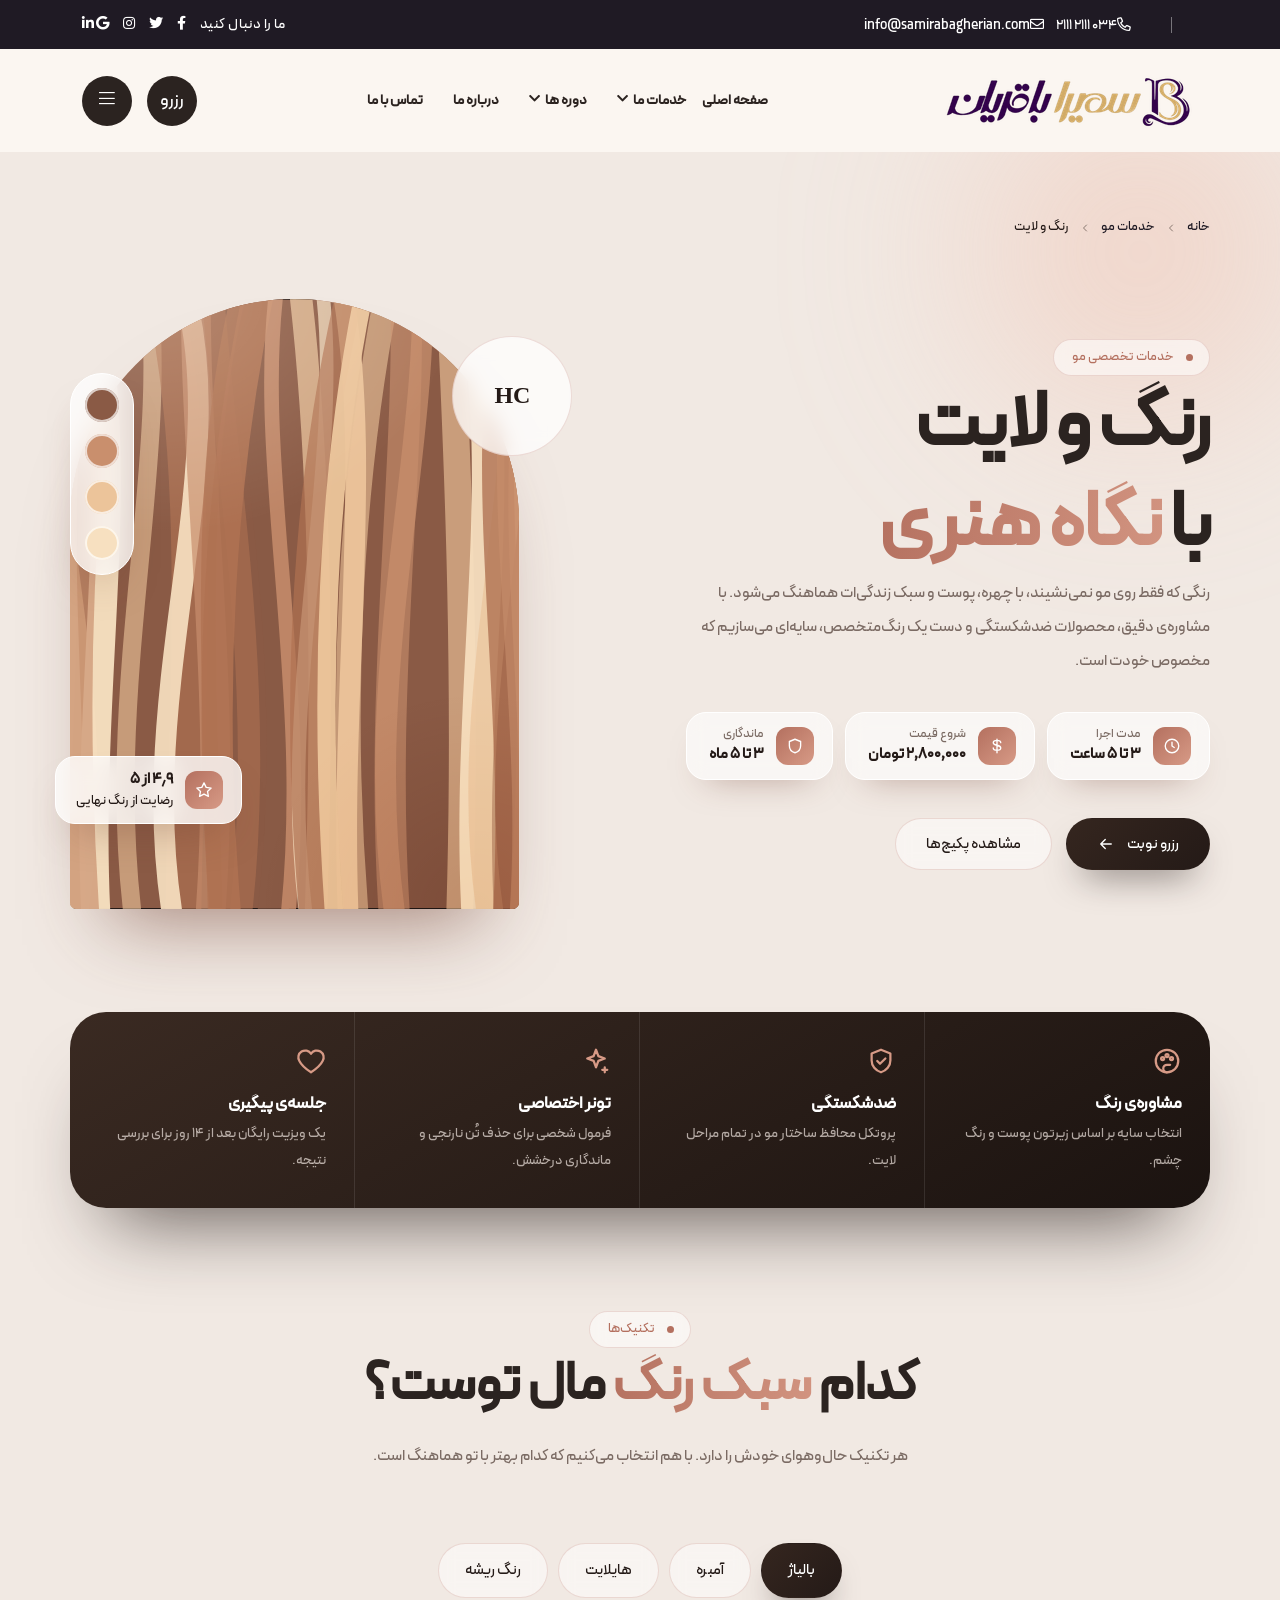
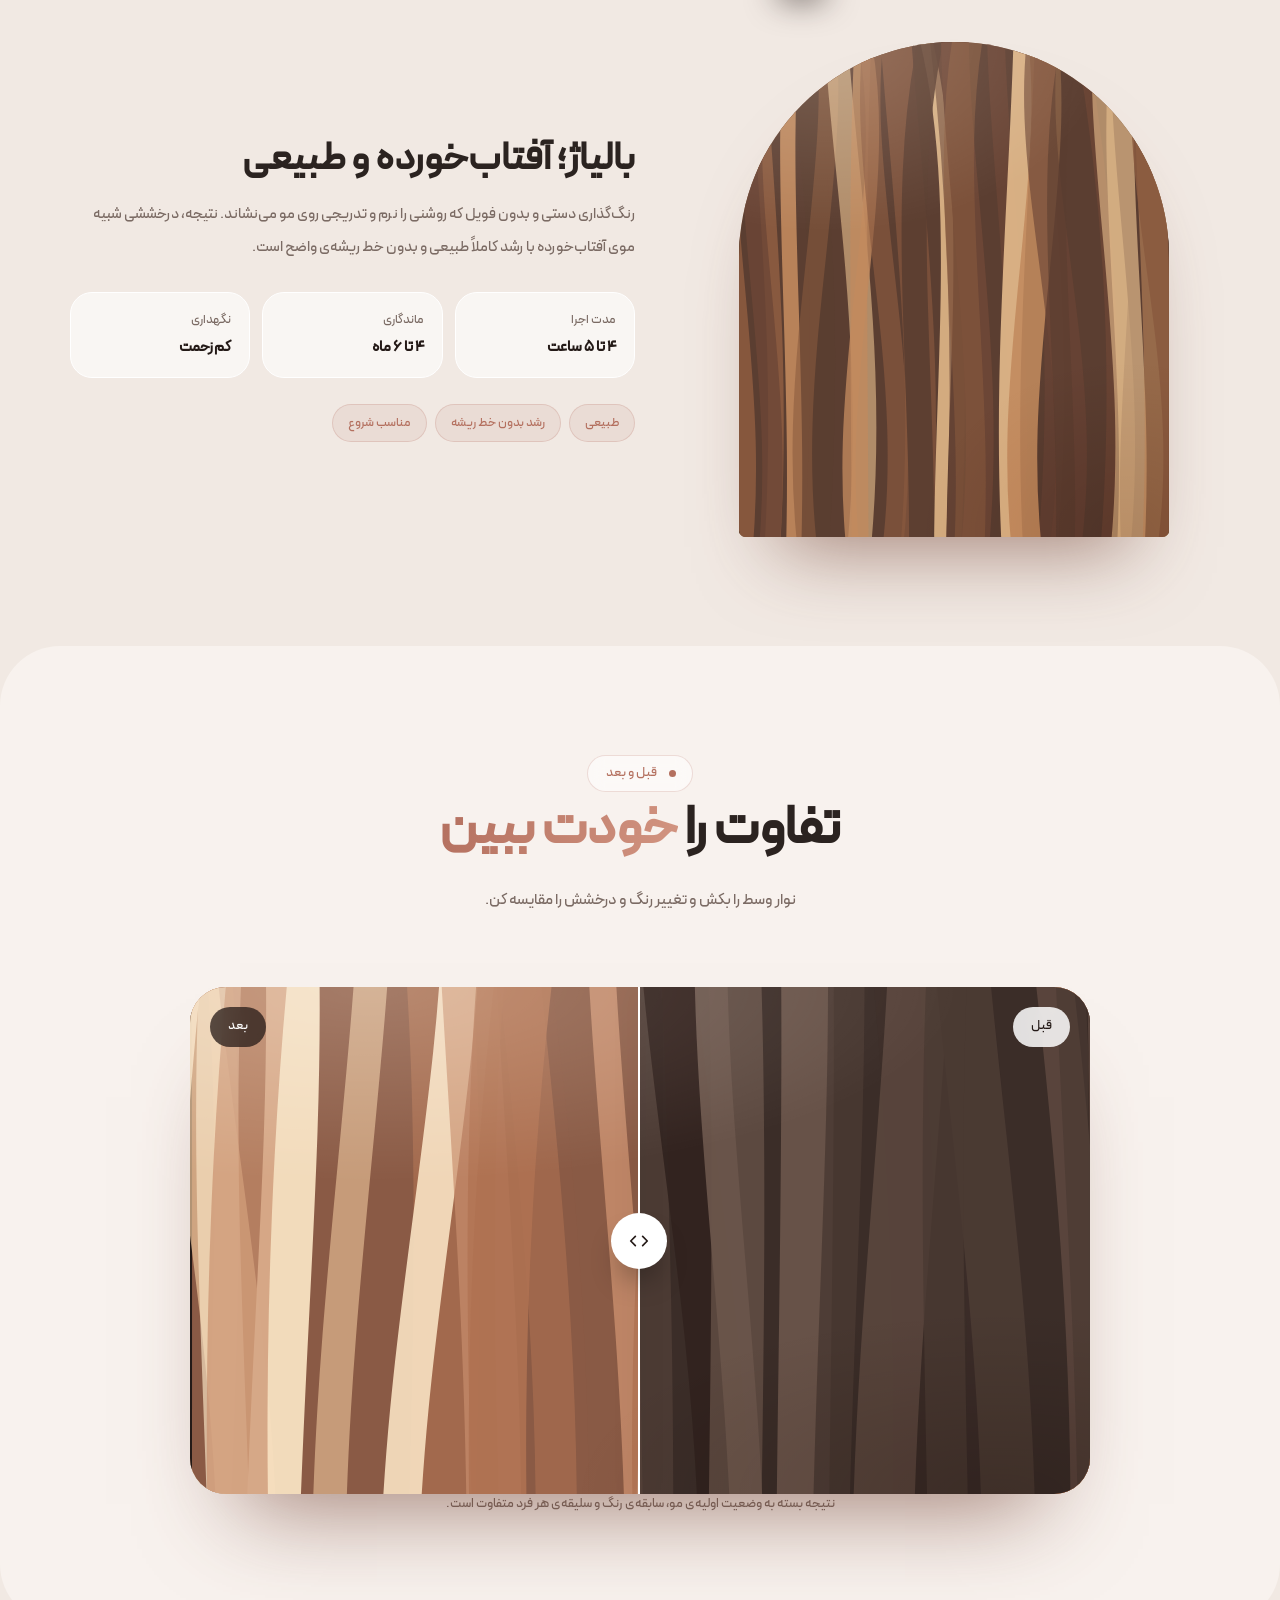
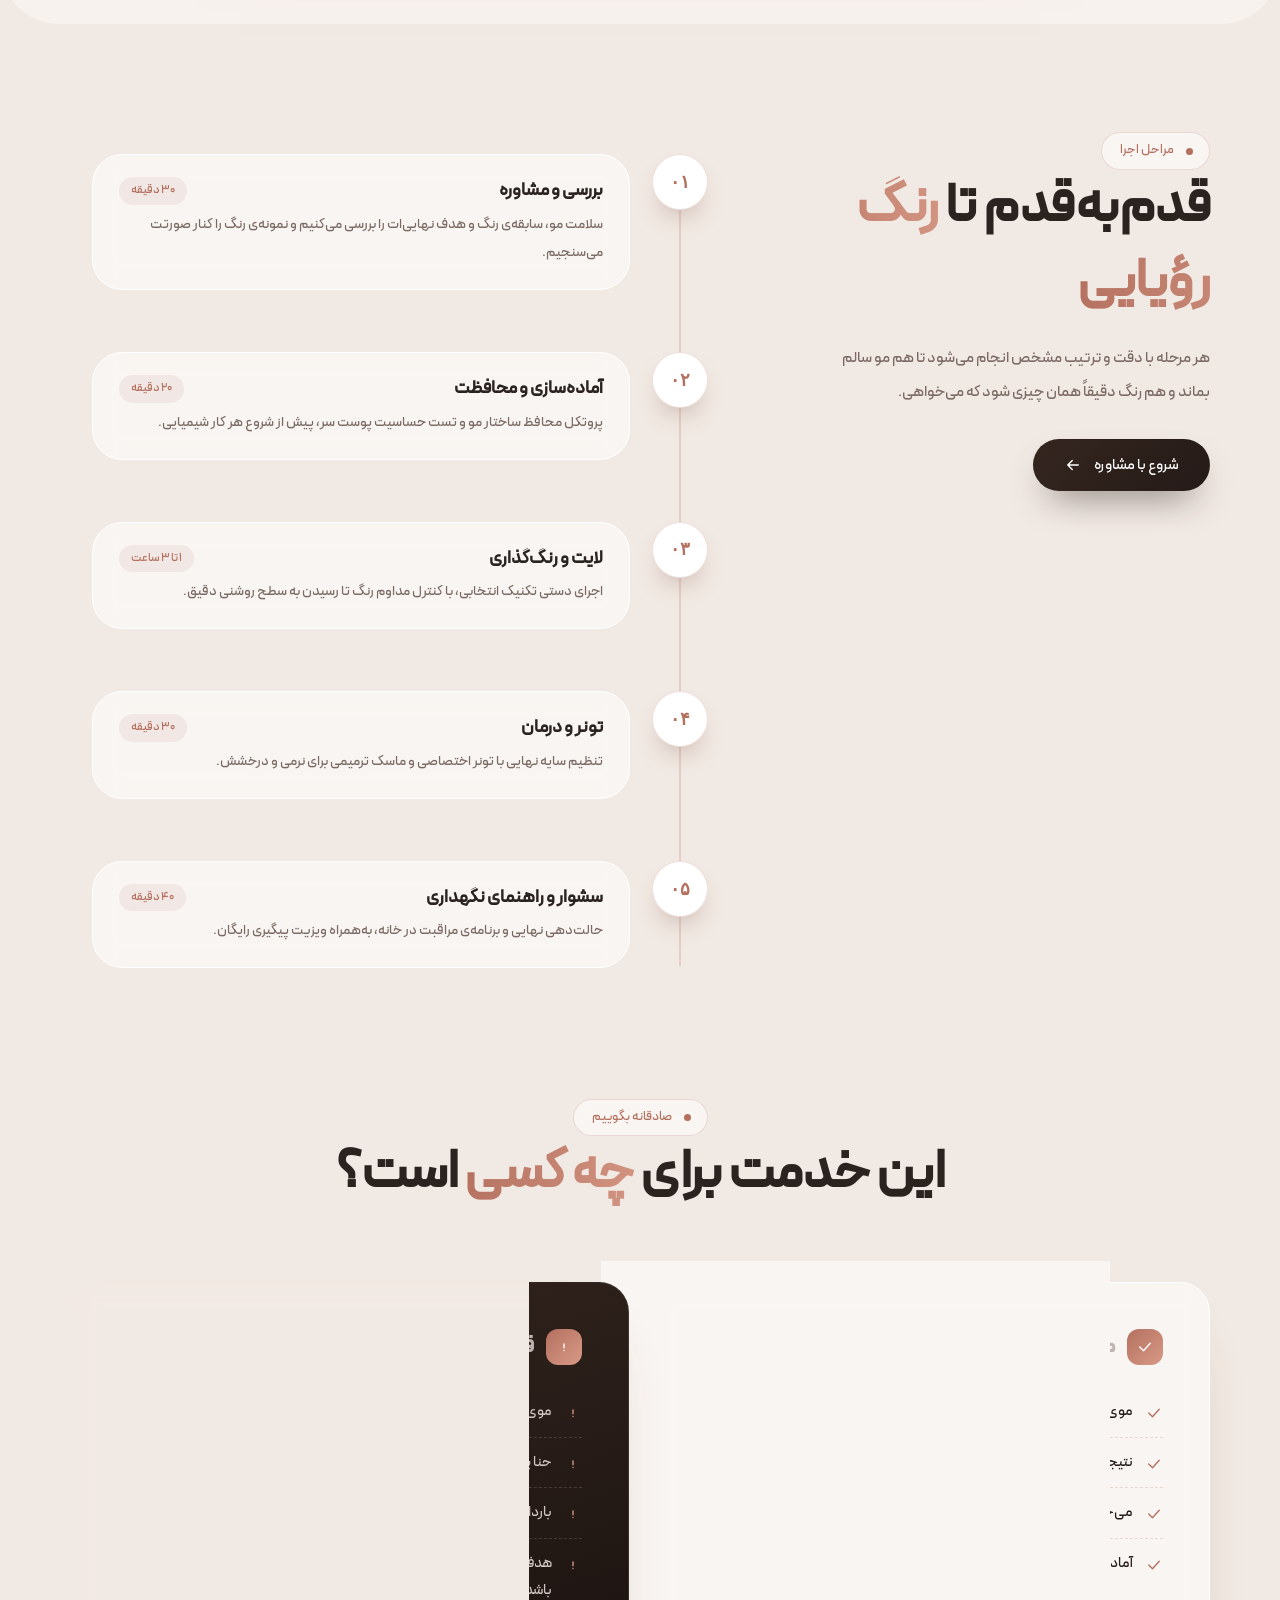
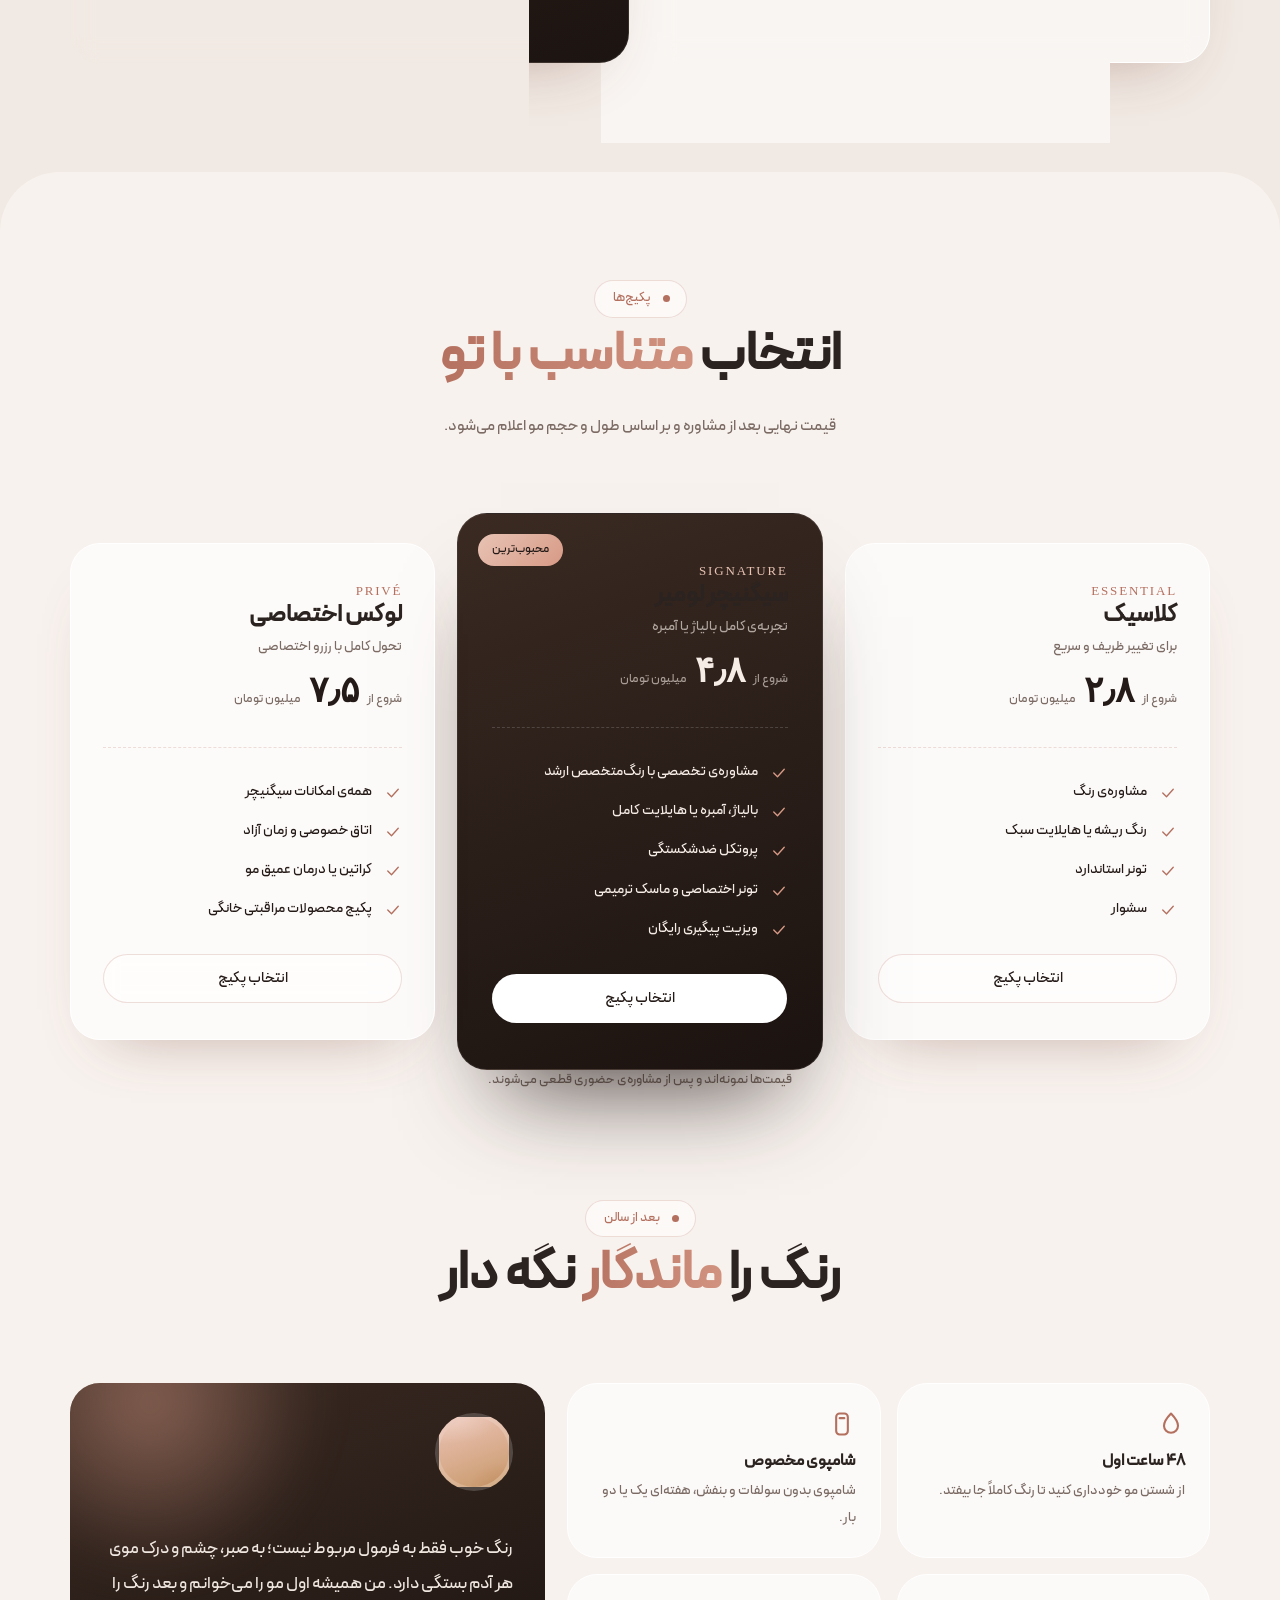
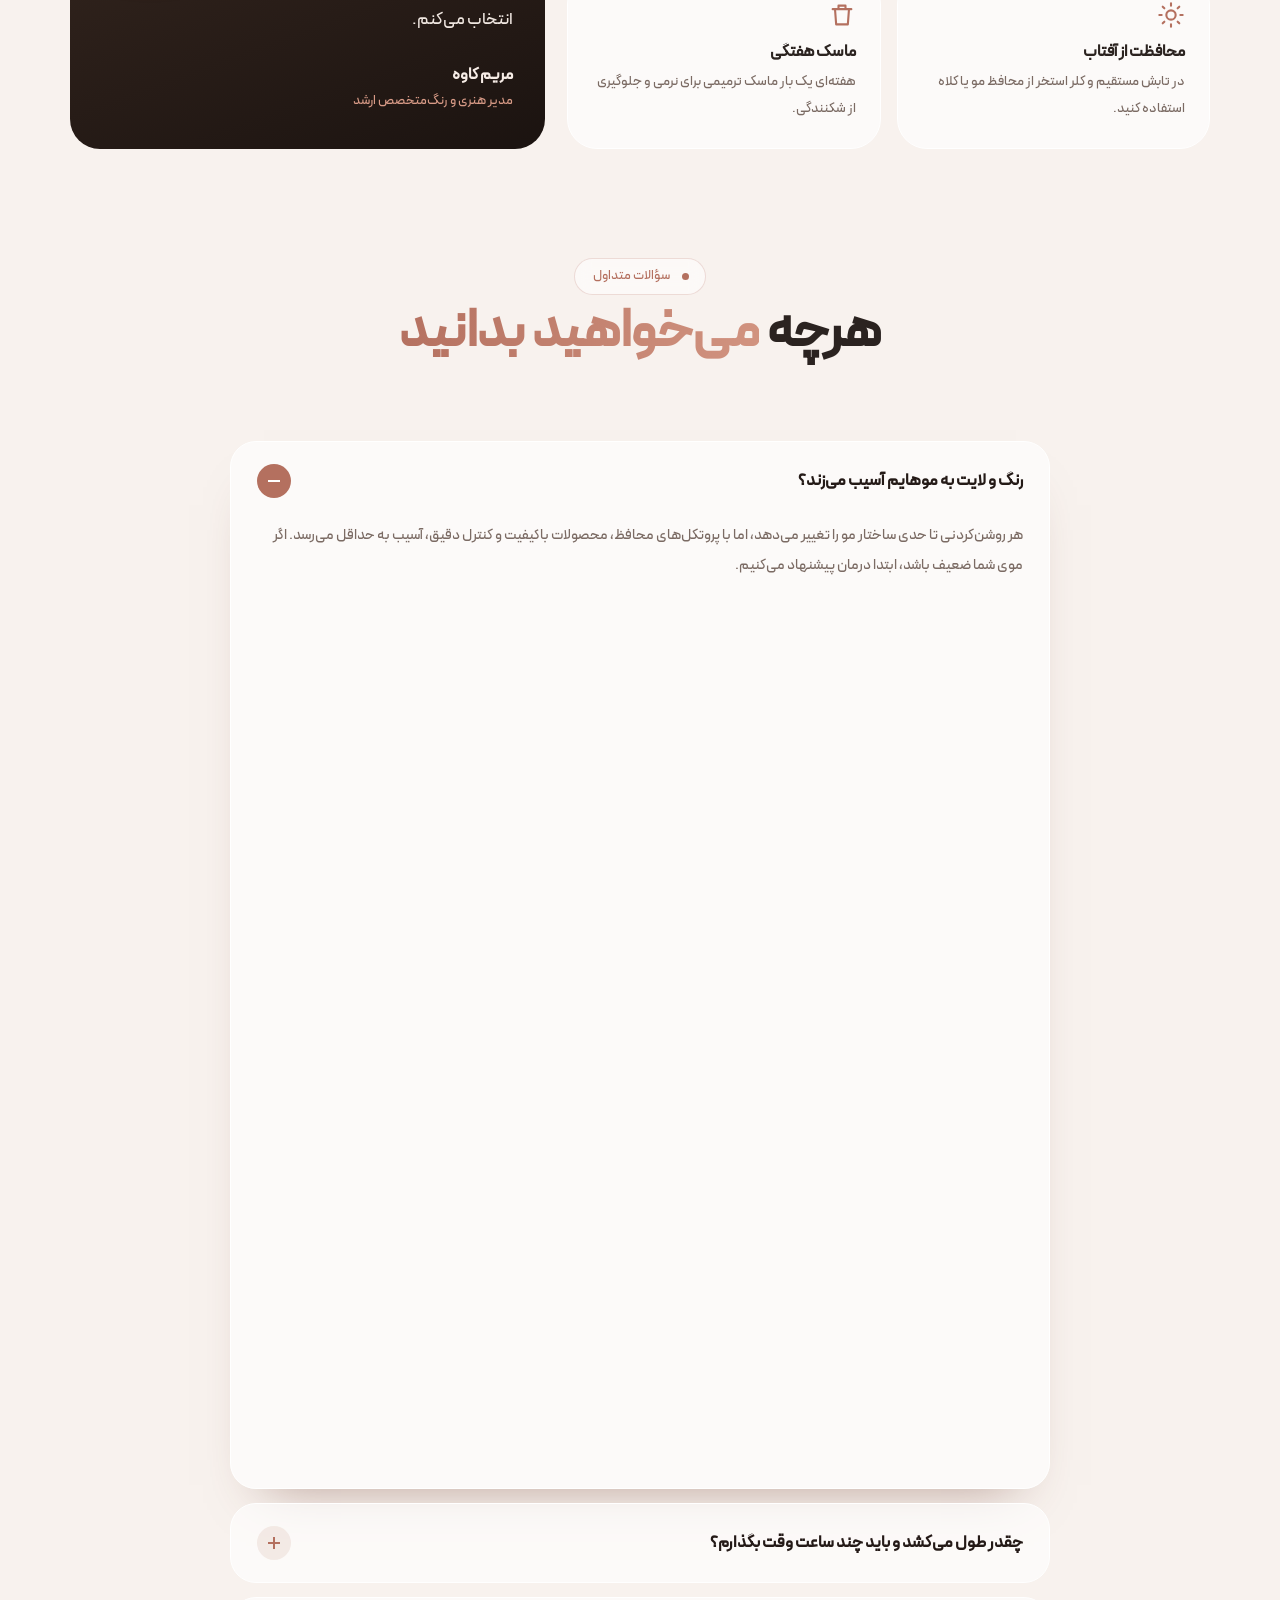
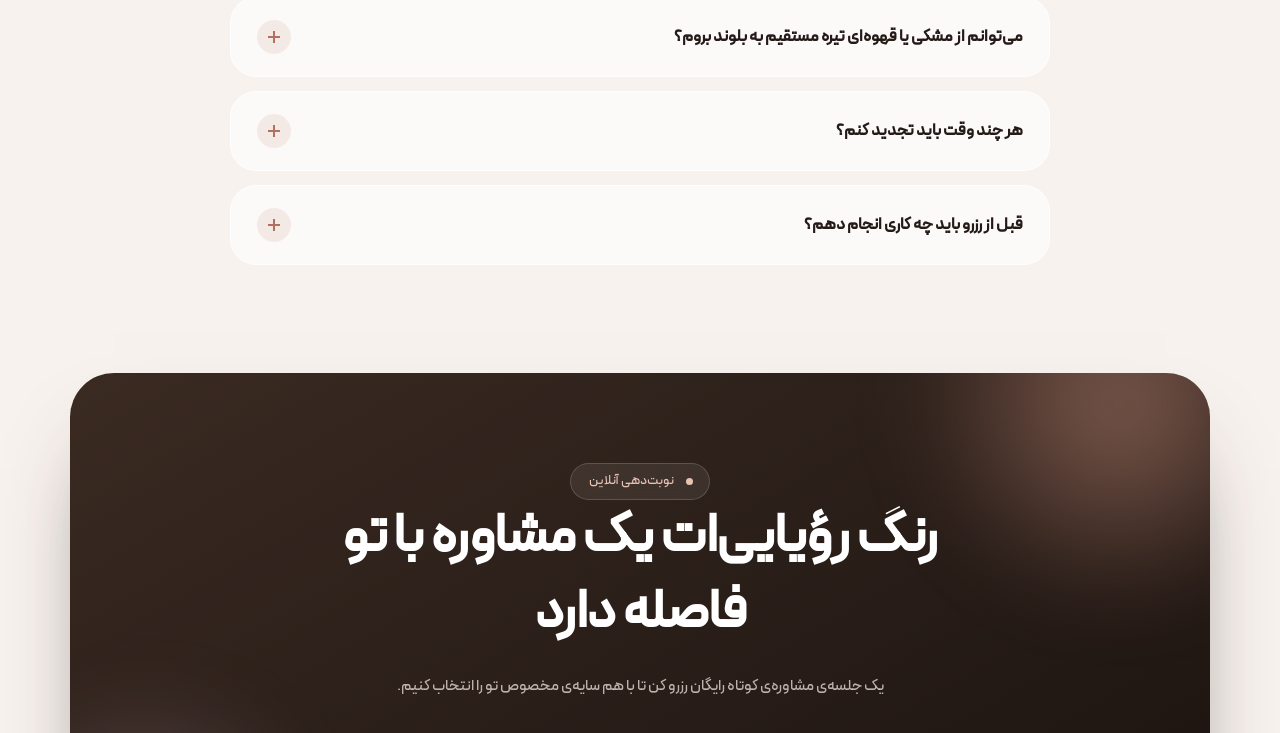
<file: service-page.html>
<!DOCTYPE html>
<html lang="fa" dir="rtl">
<head>

 <meta charset="utf-8">
    <meta http-equiv="x-ua-compatible" content="ie=edge">
    <title>مجموعه زیبایی سمیرا باقریان- رنگ مو</title>
    <meta name="author" content="Vecuro">
    <meta name="description" content="Wellnez - Spa Beauty & Wellness Salon HTML5 Template">
    <meta name="keywords" content="beauty, beauty salon, beauty shop, beauty spa, cosmetics, hairdresser, health, lifestyle, massage, salon, spa, spa booking, wellness, wellness template, yoga">
    <meta name="robots" content="INDEX,FOLLOW">

    <!-- Mobile Specific Metas -->
    <meta name="viewport" content="width=device-width, initial-scale=1, shrink-to-fit=no">

    <!-- Favicons - Place favicon.ico in the root directory -->
    <link rel="shortcut icon" href="assets/img/hero/favlogo.jpg" type="image/x-icon">
    <link rel="icon" href="assets/img/hero/favlogo.jpg" type="image/x-icon">

    <!--==============================
	  Google Fonts
	============================== -->
    <link rel="preconnect" href="https://fonts.googleapis.com">
    <link rel="preconnect" href="https://fonts.gstatic.com" crossorigin>
    <link href="https://fonts.googleapis.com/css2?family=DM+Sans:wght@400;500;700&family=Marcellus&display=swap" rel="stylesheet">


    <!--==============================
	    All CSS File
	============================== -->
    <!-- Bootstrap -->
    <link rel="stylesheet" href="assets/css/bootstrap.min.css">
    <!-- <link rel="stylesheet" href="assets/css/app.min.css"> -->
    <!-- Fontawesome Icon -->
    <link rel="stylesheet" href="assets/css/fontawesome.min.css">
    <!-- Layerslider -->
    <link rel="stylesheet" href="assets/css/layerslider.min.css">
    <!-- jQuery DatePicker -->
    <link rel="stylesheet" href="assets/css/jquery.datetimepicker.min.css">
    <!-- Magnific Popup -->
    <link rel="stylesheet" href="assets/css/magnific-popup.min.css">
    <!-- Slick Slider -->
    <link rel="stylesheet" href="assets/css/slick.min.css">
    <!-- Theme Custom CSS -->
    <link rel="stylesheet" href="assets/css/style.css">
    <link rel="stylesheet" href="assets/css/service-page.css">


</head>





<body style="margin:0">

  <!--==============================
     Preloader
  ==============================-->
    <div class="preloader  ">
        <button class="vs-btn preloaderCls">Cancel Preloader </button>
        <div class="preloader-inner">
            <div class="loader"></div>
        </div>
    </div><svg viewBox="0 0 150 150" class="svg-hidden">
        <path id="textPath" d="M 0,75 a 75,75 0 1,1 0,1 z"></path>
    </svg><!--==============================
    Mobile Menu
  ============================== -->
    <div class="vs-menu-wrapper">
        <div class="vs-menu-area text-center">
            <button class="vs-menu-toggle"><i class="fal fa-times"></i></button>
            <div class="mobile-logo">
                <a href="index.html"><img src="assets/img/logo.svg" alt="Wellnez"></a>
            </div>
            <div class="vs-mobile-menu">
                <ul>
                    <li class="menu-item-has-children">
                        <a href="index.html">Demos</a>
                        <ul class="sub-menu">
                            <li><a href="index.html">Demo Style 1</a></li>
                            <li><a href="index-2.html">Demo Style 2</a></li>
                            <li><a href="index-3.html">Demo Style 3</a></li>
                            <li><a href="index-4.html">Demo Style 4</a></li>
                            <li><a href="index-5.html">Demo Style 5</a></li>
                            <li><a href="index-6.html">Demo Style 6</a></li>
                            <li><a href="index-7.html">Demo Style 7<span class="new-label">New</span></a></li>
                            <li><a href="index-8.html">Demo Style 8<span class="new-label">New</span></a></li>
                            <li><a href="index-9.html">Demo Style 9<span class="new-label">New</span></a></li>
                            <li><a href="index-10.html">Demo Style 10<span class="new-label">New</span></a></li>
                        </ul>
                    </li>
                    <li>
                        <a href="about.html">About Us</a>
                    </li>
                    <li class="menu-item-has-children">
                        <a href="match.html">Service</a>
                        <ul class="sub-menu">
                            <li><a href="service.html">Services</a></li>
                            <li><a href="service-details.html">Service Details</a></li>
                        </ul>
                    </li>
                    <li class="menu-item-has-children">
                        <a href="blog.html">Blog</a>
                        <ul class="sub-menu">
                            <li><a href="blog.html">Blog One</a></li>
                            <li><a href="blog-2.html">Blog Two</a></li>
                            <li><a href="blog-details.html">Blog Details</a></li>
                        </ul>
                    </li>
                    <li class="menu-item-has-children">
                        <a href="#">Pages</a>
                        <ul class="sub-menu">
                            <li><a href="shop.html">Shop</a></li>
                            <li><a href="shop-details.html">Shop Details</a></li>
                            <li><a href="gallery.html">Portfolio</a></li>
                            <li><a href="gallery-details.html">Portfolio Details</a></li>
                            <li><a href="appointment.html">Appointment</a></li>
                            <li><a href="price-plan.html">Price Plan</a></li>
                            <li><a href="contact.html">Contact Us</a></li>
                            <li><a href="error.html">Error Page</a></li>
                        </ul>
                    </li>
                    <li>
                        <a href="contact.html">Contact Us</a>
                    </li>
                </ul>
            </div>
        </div>
    </div><!--==============================
    Sidemenu
============================== -->
    <div class="sidemenu-wrapper d-none d-lg-block  ">
        <div class="sidemenu-content">
            <button class="closeButton sideMenuCls"><i class="far fa-times"></i></button>
            <div class="widget  ">
                <div class="footer-logo">
                    <img src="assets/img/logo.svg" alt="logo">
                </div>
                <div class="info-media1">
                    <div class="media-icon"><i class="fal fa-map-marker-alt"></i></div>
                    <span class="media-label">Centerl Park West La, New York</span>
                </div>
                <div class="info-media1">
                    <div class="media-icon"><i class="far fa-phone-alt "></i></div>
                    <span class="media-label"><a href="tel:+01234567890" class="text-inherit">+0 123 456 7890</a></span>
                </div>
                <div class="info-media1">
                    <div class="media-icon"><i class="fal fa-envelope"></i></div>
                    <span class="media-label"><a class="text-inherit" href="mailto:info@example.com">info@example.com</a></span>
                </div>
            </div>
            <div class="widget  ">
                <h3 class="widget_title">Latest post</h3>
                <div class="recent-post-wrap">
                    <div class="recent-post">
                        <div class="media-img">
                            <a href="blog-details.html"><img src="assets/img/widget/recent-post-1-1.jpg" alt="Blog Image"></a>
                        </div>
                        <div class="media-body">
                            <h4 class="post-title"><a class="text-inherit" href="blog-details.html">Skinscent Experience Oskarsson</a></h4>
                            <div class="recent-post-meta">
                                <a href="blog.html"><i class="fas fa-calendar-alt"></i>march 10, 2023</a>
                            </div>
                        </div>
                    </div>
                    <div class="recent-post">
                        <div class="media-img">
                            <a href="blog-details.html"><img src="assets/img/widget/recent-post-1-2.jpg" alt="Blog Image"></a>
                        </div>
                        <div class="media-body">
                            <h4 class="post-title"><a class="text-inherit" href="blog-details.html">Lorem ipsum is placeholder recent popular</a></h4>
                            <div class="recent-post-meta">
                                <a href="blog.html"><i class="fas fa-calendar-alt"></i>Augest 10, 2023</a>
                            </div>
                        </div>
                    </div>
                    <div class="recent-post">
                        <div class="media-img">
                            <a href="blog-details.html"><img src="assets/img/widget/recent-post-1-3.jpg" alt="Blog Image"></a>
                        </div>
                        <div class="media-body">
                            <h4 class="post-title"><a class="text-inherit" href="blog-details.html">From its medieval origins health custom</a></h4>
                            <div class="recent-post-meta">
                                <a href="blog.html"><i class="fas fa-calendar-alt"></i>July 11, 2023</a>
                            </div>
                        </div>
                    </div>
                    <div class="recent-post">
                        <div class="media-img">
                            <a href="blog-details.html"><img src="assets/img/widget/recent-post-1-4.jpg" alt="Blog Image"></a>
                        </div>
                        <div class="media-body">
                            <h4 class="post-title"><a class="text-inherit" href="blog-details.html">Letraset's dry-transfer sheets later</a></h4>
                            <div class="recent-post-meta">
                                <a href="blog.html"><i class="fas fa-calendar-alt"></i>March 05, 2023</a>
                            </div>
                        </div>
                    </div>
                </div>
            </div>
        </div>
    </div><!--==============================
    Popup Search Box
    ============================== -->
    <div class="popup-search-box d-none d-lg-block  ">
        <button class="searchClose"><i class="fal fa-times"></i></button>
        <form action="#">
            <input type="text" class="border-theme" placeholder="What are you looking for">
            <button type="submit"><i class="fal fa-search"></i></button>
        </form>
    </div>
    <!--==============================
    Header Area
    ==============================-->
   <header class="vs-header header-layout4">
        <div class="header-top">
            <div class="container">
                <div class="row justify-content-center justify-content-md-between align-items-center">
                    <div class="col-auto text-center py-2 py-md-0">
                        <div class="header-links style-white">
                            <ul>
                                <li class="d-none d-xxl-inline-block"><i class="far fa-map-marker-alt"></i>کرمان،نبش چهارراه ویلا</li>
                                <li><i class="far fa-phone-alt"></i><a href="tel:+25632542598">034 2111 2111</a></li>
                                <li><i class="far fa-envelope"></i><a href="info@samirabagherian.com">info@samirabagherian.com</a></li>
                            </ul>
                        </div>
                    </div>
                    <div class="col-auto d-none d-md-block">
                        <div class="social-style4">
                            <span class="social-title"> ما را دنبال کنید</span>
                            <a href="#"><i class="fab fa-facebook-f"></i></a>
                            <a href="#"><i class="fab fa-twitter"></i></a>
                            <a href="#"><i class="fab fa-instagram"></i></a>
                            <a href="#"><i class="fab fa-google"></i></a>
                            <a href="#"><i class="fab fa-linkedin-in"></i></a>
                        </div>
                    </div>
                </div>
            </div>
        </div>
        <div class="sticky-wrap">
            <div class="sticky-active">
                <div class="container">
                    <div class="row justify-content-between align-items-center gx-60" dir="rtl">
                        <div class="col-auto">
                            <div class="header-logo">
                                <a href="index.html"><img src="assets/img/logo.png" alt="logo"></a>
                            </div>
                        </div>
                        <div class="col-auto">
                            <nav class="main-menu menu-style1 d-none d-lg-block">
                                <ul>
                                    <li class="">
                                        <a href="#">صفحه اصلی</a>
                                       
                                    </li>
                                    
                                    <li class="menu-item-has-children mega-menu-wrap">
                                        <a href="#">خدمات ما</a>
                                        <ul class="mega-menu">
                                            <li>
                                                <ul>
                                                    <li><a href="#">میکاپ و گریم تخصصی</a></li>
                            <li><a href="#">شینیون حرفه‌ای</a></li>
                            <li><a href="#">رنگ و لایت مو</a></li>
                            <li><a href="#">کراتین و احیای مو</a></li>
                                                </ul>
                                            </li>
                                            <li>
                                                <ul>
                                                    <li><a href="">فر دائم</a></li>
                            <li><a href="">اصلاح و طراحی ابرو</a></li>
                            <li><a href="">آرایش دائم | PMU</a></li>
                            <li><a href="">اکستنشن مژه</a></li>
                                                </ul>
                                            </li>
                                            <li>
                                                <ul>
                                                    <li><a href="">لیفت و لمینت ابرو و مژه</a></li>
                            <li><a href="">خدمات تخصصی ناخن</a></li>
                            <li><a href="">کوپ، براشینگ و موخوره‌گیری</a></li>
                            <li><a href="">اپیلاسیون</a></li>
                                                </ul>
                                            </li>
                                            <li>
                                                <ul>
                                                    <li><a href="">ماساژ تخصصی</a></li>
                                                   
                                                </ul>
                                            </li>
                                        </ul>
                                    </li>

                                    
                                    <li class="menu-item-has-children mega-menu-wrap">
                                        <a href="#">دوره ها</a>
                                        <ul class="mega-menu">
                                          <li>

                                                <ul>
                                                    <li><a href="about.html">عنوان دوره</a></li>

                                                   <li><a href="about.html">عنوان دوره</a></li>

                                                   <li><a href="about.html">عنوان دوره</a></li>

                                                    <li><a href="about.html">عنوان دوره</a></li>

                                                    
                                                </ul>
                                            </li>
                                            <li>
                                                <ul>
                                                    <li><a href="about.html">عنوان دوره</a></li>
                                                    
                                                   <li><a href="about.html">عنوان دوره</a></li>

                                                   <li><a href="about.html">عنوان دوره</a></li>

                                                    <li><a href="about.html">عنوان دوره</a></li>

                                                    
                                                </ul>
                                            </li>
                                            <li>
                                                <ul>
                                                    <li><a href="about.html">عنوان دوره</a></li>
                                                    
                                                   <li><a href="about.html">عنوان دوره</a></li>

                                                   <li><a href="about.html">عنوان دوره</a></li>

                                                    <li><a href="about.html">عنوان دوره</a></li>

                                                    
                                                </ul>
                                            </li>
                                            <li>
                                                <ul>
                                                    <li><a href="about.html">عنوان دوره</a></li>
                                                    
                                                   <li><a href="about.html">عنوان دوره</a></li>

                                                   <li><a href="about.html">عنوان دوره</a></li>

                                                    <li><a href="about.html">عنوان دوره</a></li>

                                                    
                                                </ul>
                                            </li>
                                        </ul>
                                    </li>
                                    <li>
                                        <a href="about.html">درباره ما</a>
                                    </li>
                                    <li>
                                        <a href="contact.html">تماس با ما</a>
                                    </li>
                                </ul>
                            </nav>
                        </div>
                        <div class="col-auto">
                            <div class="header-btns">
                                <a class="icon-btn style3 searchBoxTggler d-none d-sm-inline-block">رزرو</a>
                                <button class="icon-btn style3 sideMenuToggler d-none d-xl-inline-block"><i class="fal fa-bars"></i></button>
                                <button class="vs-menu-toggle d-inline-block d-lg-none" type="button"><i class="fal fa-bars"></i></button>
                            </div>
                        </div>
                    </div>
                </div>
            </div>
        </div>
    </header><!--==============================
    Breadcumb
============================== -->



<!-- =====================================================================
     SERVICE PAGE HTML — از اینجا کپی کن
     ===================================================================== -->
<main class="lxs" data-lxs>

  <!-- ============ 1) HERO ============ -->
  <section class="lxs-hero">
    <div class="lxs-wrap">
      <nav class="lxs-crumbs" aria-label="مسیر صفحه">
        <a href="#">خانه</a>
        <svg viewBox="0 0 24 24" fill="none" stroke="currentColor" stroke-width="2" stroke-linecap="round" stroke-linejoin="round"><path d="m15 6-6 6 6 6"/></svg>
        <a href="#">خدمات مو</a>
        <svg viewBox="0 0 24 24" fill="none" stroke="currentColor" stroke-width="2" stroke-linecap="round" stroke-linejoin="round"><path d="m15 6-6 6 6 6"/></svg>
        <b>رنگ و لایت</b>
      </nav>

      <div class="lxs-hero__grid">
        <div>
          <p class="lxs-eyebrow" data-lxs-reveal><i></i> خدمات تخصصی مو</p>
          <h1 class="lxs-h1" data-lxs-reveal style="--d:.08s">رنگ و لایت<br>با <em>نگاه هنری</em></h1>
          <p class="lxs-lead" data-lxs-reveal style="--d:.16s">
            رنگی که فقط روی مو نمی‌نشیند، با چهره، پوست و سبک زندگی‌ات هماهنگ می‌شود. با مشاوره‌ی دقیق، محصولات ضدشکستگی و دست یک رنگ‌متخصص، سایه‌ای می‌سازیم که مخصوص خودت است.
          </p>
          <div class="lxs-meta" data-lxs-reveal style="--d:.24s">
            <div><span class="lxs-ico"><svg viewBox="0 0 24 24" fill="none" stroke="currentColor" stroke-width="1.8" stroke-linecap="round" stroke-linejoin="round"><circle cx="12" cy="12" r="9"/><path d="M12 7v5l3 2"/></svg></span><span>مدت اجرا<b>۳ تا ۵ ساعت</b></span></div>
            <div><span class="lxs-ico"><svg viewBox="0 0 24 24" fill="none" stroke="currentColor" stroke-width="1.8" stroke-linecap="round" stroke-linejoin="round"><path d="M12 3v18M17 7.5c0-1.9-2.2-3-5-3s-5 1.1-5 3 2.2 2.8 5 3.5 5 1.6 5 3.5-2.2 3-5 3-5-1.1-5-3"/></svg></span><span>شروع قیمت<b>۲٬۸۰۰٬۰۰۰ تومان</b></span></div>
            <div><span class="lxs-ico"><svg viewBox="0 0 24 24" fill="none" stroke="currentColor" stroke-width="1.8" stroke-linecap="round" stroke-linejoin="round"><path d="M12 3 4.5 6v5.5c0 4.4 3.1 8.2 7.5 9.5 4.4-1.3 7.5-5.1 7.5-9.5V6L12 3Z"/></svg></span><span>ماندگاری<b>۳ تا ۵ ماه</b></span></div>
          </div>
          <div class="lxs-hero__actions" data-lxs-reveal style="--d:.32s">
            <a href="#lxs-book" class="lxs-btn lxs-btn--primary" data-lxs-magnetic>
              رزرو نوبت
              <svg viewBox="0 0 24 24" fill="none" stroke="currentColor" stroke-width="1.8" stroke-linecap="round" stroke-linejoin="round"><path d="M19 12H5M11 6l-6 6 6 6"/></svg>
            </a>
            <a href="#lxs-price" class="lxs-btn lxs-btn--ghost" data-lxs-magnetic>مشاهده پکیج‌ها</a>
          </div>
        </div>

        <div class="lxs-hero__visual" data-lxs-parallax data-lxs-reveal style="--d:.2s">
          <!-- برای عکس واقعی: style="--lxs-photo:url(photo.jpg)" بده و data-lxs-strands را حذف کن -->
          <div class="lxs-layer lxs-hero__arch lxs-art" style="--k:-12;--h:20" data-lxs-strands="after"></div>
          <div class="lxs-layer lxs-swatches" style="--k:22" aria-hidden="true">
            <span style="--c:#8a5a45"></span><span style="--c:#c98f6d"></span><span style="--c:#ecc49a"></span><span style="--c:#f7e0c0"></span>
          </div>
          <div class="lxs-layer lxs-badge" style="--k:-24" aria-hidden="true">
            <svg viewBox="0 0 120 120"><defs><path id="lxs-circ" d="M60,60 m-47,0 a47,47 0 1,1 94,0 a47,47 0 1,1 -94,0"/></defs><text><textPath href="#lxs-circ">HAIR COLOR · LUMIR · ATELIER ·</textPath></text></svg>
            <b>HC</b>
          </div>
          <div class="lxs-layer lxs-chip lxs-chip--a" style="--k:30">
            <span class="lxs-ico"><svg viewBox="0 0 24 24" fill="currentColor"><path d="m12 2.5 2.9 6 6.6.9-4.8 4.6 1.2 6.5L12 17.4 6.1 20.5l1.2-6.5L2.5 9.4l6.6-.9L12 2.5Z"/></svg></span>
            <div><b>۴٫۹ از ۵</b>رضایت از رنگ نهایی</div>
          </div>
        </div>
      </div>
    </div>
  </section>

  <!-- ============ 2) HIGHLIGHTS ============ -->
  <section class="lxs-feat">
    <div class="lxs-wrap">
      <div class="lxs-feat__box" data-lxs-reveal>
        <div class="lxs-feat__item">
          <svg viewBox="0 0 24 24" fill="none" stroke="currentColor" stroke-width="1.5" stroke-linecap="round" stroke-linejoin="round"><circle cx="12" cy="12" r="9"/><circle cx="8.5" cy="10" r="1.2"/><circle cx="12" cy="7.6" r="1.2"/><circle cx="15.6" cy="10" r="1.2"/><path d="M12 21a3 3 0 0 1 0-6h2.5"/></svg>
          <h3>مشاوره‌ی رنگ</h3><p>انتخاب سایه بر اساس زیرتون پوست و رنگ چشم.</p>
        </div>
        <div class="lxs-feat__item">
          <svg viewBox="0 0 24 24" fill="none" stroke="currentColor" stroke-width="1.5" stroke-linecap="round" stroke-linejoin="round"><path d="M12 3 4.5 6v5.5c0 4.4 3.1 8.2 7.5 9.5 4.4-1.3 7.5-5.1 7.5-9.5V6L12 3Z"/><path d="m9 12 2.2 2.2L15.5 10"/></svg>
          <h3>ضدشکستگی</h3><p>پروتکل محافظ ساختار مو در تمام مراحل لایت.</p>
        </div>
        <div class="lxs-feat__item">
          <svg viewBox="0 0 24 24" fill="none" stroke="currentColor" stroke-width="1.5" stroke-linecap="round" stroke-linejoin="round"><path d="m12 3 1.9 5.1L19 10l-5.1 1.9L12 17l-1.9-5.1L5 10l5.1-1.9L12 3Z"/><path d="M19 17v4M17 19h4"/></svg>
          <h3>تونر اختصاصی</h3><p>فرمول شخصی برای حذف تُن نارنجی و ماندگاری درخشش.</p>
        </div>
        <div class="lxs-feat__item">
          <svg viewBox="0 0 24 24" fill="none" stroke="currentColor" stroke-width="1.5" stroke-linecap="round" stroke-linejoin="round"><path d="M12 21s-7-4.4-9.3-9A5.4 5.4 0 0 1 12 6.2 5.4 5.4 0 0 1 21.3 12C19 16.6 12 21 12 21Z"/></svg>
          <h3>جلسه‌ی پیگیری</h3><p>یک ویزیت رایگان بعد از ۱۴ روز برای بررسی نتیجه.</p>
        </div>
      </div>
    </div>
  </section>

  <!-- ============ 3) TECHNIQUES ============ -->
  <section class="lxs-sec" style="padding-top:0">
    <div class="lxs-wrap">
      <div class="lxs-center">
        <p class="lxs-eyebrow" data-lxs-reveal><i></i> تکنیک‌ها</p>
        <h2 class="lxs-title" data-lxs-reveal style="--d:.06s">کدام <em>سبک رنگ</em> مال توست؟</h2>
        <p class="lxs-lead" data-lxs-reveal style="--d:.12s">هر تکنیک حال‌وهوای خودش را دارد. با هم انتخاب می‌کنیم که کدام بهتر با تو هماهنگ است.</p>
      </div>

      <div data-lxs-tabs data-lxs-reveal>
        <div class="lxs-tabs" role="tablist" aria-label="تکنیک‌های رنگ">
          <button class="lxs-tab" role="tab" aria-selected="true">بالیاژ</button>
          <button class="lxs-tab" role="tab" aria-selected="false">آمبره</button>
          <button class="lxs-tab" role="tab" aria-selected="false">هایلایت</button>
          <button class="lxs-tab" role="tab" aria-selected="false">رنگ ریشه</button>
        </div>

        <div class="lxs-panel lxs-on" role="tabpanel">
          <div class="lxs-panel__art lxs-art" style="--h:22" data-lxs-strands="balayage"></div>
          <div class="lxs-panel__text">
            <h3>بالیاژ؛ آفتاب‌خورده و طبیعی</h3>
            <p>رنگ‌گذاری دستی و بدون فویل که روشنی را نرم و تدریجی روی مو می‌نشاند. نتیجه، درخششی شبیه موی آفتاب‌خورده با رشد کاملاً طبیعی و بدون خط ریشه‌ی واضح است.</p>
            <div class="lxs-specs"><div>مدت اجرا<b>۴ تا ۵ ساعت</b></div><div>ماندگاری<b>۴ تا ۶ ماه</b></div><div>نگهداری<b>کم‌زحمت</b></div></div>
            <div class="lxs-tags"><span>طبیعی</span><span>رشد بدون خط ریشه</span><span>مناسب شروع</span></div>
          </div>
        </div>

        <div class="lxs-panel" role="tabpanel">
          <div class="lxs-panel__art lxs-art" style="--h:15" data-lxs-strands="ombre"></div>
          <div class="lxs-panel__text">
            <h3>آمبره؛ گذار نرم از تیره به روشن</h3>
            <p>ریشه‌ی تیره‌تر که به‌تدریج به انتهای روشن‌تر می‌رسد. انتخابی جسورانه‌تر، با حجم بصری بیشتر و امکان بازی با رنگ‌های خاص در طول مو.</p>
            <div class="lxs-specs"><div>مدت اجرا<b>۳ تا ۴ ساعت</b></div><div>ماندگاری<b>۳ تا ۵ ماه</b></div><div>نگهداری<b>متوسط</b></div></div>
            <div class="lxs-tags"><span>جسورانه</span><span>حجم‌دهنده</span><span>مناسب موی بلند</span></div>
          </div>
        </div>

        <div class="lxs-panel" role="tabpanel">
          <div class="lxs-panel__art lxs-art" style="--h:34" data-lxs-strands="highlight"></div>
          <div class="lxs-panel__text">
            <h3>هایلایت؛ روشنی دقیق و درخشان</h3>
            <p>تارهای ظریف روشن در لابه‌لای رنگ پایه که به مو بُعد و زنده‌بودن می‌دهد. با فویل و کنترل دقیق، سایه‌ای یکدست و پرنور ساخته می‌شود.</p>
            <div class="lxs-specs"><div>مدت اجرا<b>۳ تا ۴ ساعت</b></div><div>ماندگاری<b>۳ تا ۴ ماه</b></div><div>نگهداری<b>نیاز به تونر</b></div></div>
            <div class="lxs-tags"><span>پرنور</span><span>دقیق</span><span>مناسب هر طول</span></div>
          </div>
        </div>

        <div class="lxs-panel" role="tabpanel">
          <div class="lxs-panel__art lxs-art" style="--h:10" data-lxs-strands="root"></div>
          <div class="lxs-panel__text">
            <h3>رنگ ریشه؛ تازگی بدون دردسر</h3>
            <p>پوشش کامل و یکدست ریشه‌ی رشدکرده، هماهنگ با رنگ فعلی مو، برای وقتی که فقط می‌خواهی ظاهرت دوباره مرتب و شاداب شود.</p>
            <div class="lxs-specs"><div>مدت اجرا<b>۱ تا ۲ ساعت</b></div><div>ماندگاری<b>۴ تا ۶ هفته</b></div><div>نگهداری<b>ساده</b></div></div>
            <div class="lxs-tags"><span>سریع</span><span>اقتصادی</span><span>پوشش خاکستری</span></div>
          </div>
        </div>
      </div>
    </div>
  </section>

  <!-- ============ 4) BEFORE / AFTER ============ -->
  <section class="lxs-sec lxs-ba">
    <div class="lxs-wrap">
      <div class="lxs-center">
        <p class="lxs-eyebrow" data-lxs-reveal><i></i> قبل و بعد</p>
        <h2 class="lxs-title" data-lxs-reveal style="--d:.06s">تفاوت را <em>خودت ببین</em></h2>
        <p class="lxs-lead" data-lxs-reveal style="--d:.12s">نوار وسط را بکش و تغییر رنگ و درخشش را مقایسه کن.</p>
      </div>
      <div class="lxs-cmp" data-lxs-cmp data-lxs-reveal>
        <!-- برای عکس واقعی: داخل هر لایه یک <img style="width:100%;height:100%;object-fit:cover"> بگذار و data-lxs-strands را بردار -->
        <div class="lxs-cmp__layer lxs-art" style="--h:20" data-lxs-strands="after"></div>
        <div class="lxs-cmp__layer lxs-cmp__before lxs-art" style="--h:25" data-lxs-strands="before"></div>
        <span class="lxs-cmp__tag lxs-cmp__tag--before">قبل</span>
        <span class="lxs-cmp__tag lxs-cmp__tag--after">بعد</span>
        <div class="lxs-cmp__handle"><span><svg viewBox="0 0 24 24" fill="none" stroke="currentColor" stroke-width="2" stroke-linecap="round" stroke-linejoin="round"><path d="m8 7-5 5 5 5M16 7l5 5-5 5"/></svg></span></div>
        <input type="range" min="0" max="100" value="50" aria-label="مقایسه قبل و بعد">
      </div>
      <p class="lxs-ba__note">نتیجه بسته به وضعیت اولیه‌ی مو، سابقه‌ی رنگ و سلیقه‌ی هر فرد متفاوت است.</p>
    </div>
  </section>

  <!-- ============ 5) PROCESS ============ -->
  <section class="lxs-sec">
    <div class="lxs-wrap lxs-proc__grid">
      <div class="lxs-proc__side">
        <p class="lxs-eyebrow" data-lxs-reveal><i></i> مراحل اجرا</p>
        <h2 class="lxs-title" data-lxs-reveal style="--d:.06s">قدم‌به‌قدم تا <em>رنگ رؤیایی</em></h2>
        <p class="lxs-lead" data-lxs-reveal style="--d:.12s">هر مرحله با دقت و ترتیب مشخص انجام می‌شود تا هم مو سالم بماند و هم رنگ دقیقاً همان چیزی شود که می‌خواهی.</p>
        <a href="#lxs-book" class="lxs-btn lxs-btn--primary" data-lxs-magnetic data-lxs-reveal style="--d:.18s">
          شروع با مشاوره
          <svg viewBox="0 0 24 24" fill="none" stroke="currentColor" stroke-width="1.8" stroke-linecap="round" stroke-linejoin="round"><path d="M19 12H5M11 6l-6 6 6 6"/></svg>
        </a>
      </div>
      <div class="lxs-list">
        <div class="lxs-item" data-lxs-reveal><span class="lxs-item__n">۰۱</span><div class="lxs-item__body"><div class="lxs-item__top"><h3>بررسی و مشاوره</h3><small>۳۰ دقیقه</small></div><p>سلامت مو، سابقه‌ی رنگ و هدف نهایی‌ات را بررسی می‌کنیم و نمونه‌ی رنگ را کنار صورتت می‌سنجیم.</p></div></div>
        <div class="lxs-item" data-lxs-reveal style="--d:.08s"><span class="lxs-item__n">۰۲</span><div class="lxs-item__body"><div class="lxs-item__top"><h3>آماده‌سازی و محافظت</h3><small>۲۰ دقیقه</small></div><p>پروتکل محافظ ساختار مو و تست حساسیت پوست سر، پیش از شروع هر کار شیمیایی.</p></div></div>
        <div class="lxs-item" data-lxs-reveal style="--d:.16s"><span class="lxs-item__n">۰۳</span><div class="lxs-item__body"><div class="lxs-item__top"><h3>لایت و رنگ‌گذاری</h3><small>۱ تا ۳ ساعت</small></div><p>اجرای دستی تکنیک انتخابی، با کنترل مداوم رنگ تا رسیدن به سطح روشنی دقیق.</p></div></div>
        <div class="lxs-item" data-lxs-reveal style="--d:.24s"><span class="lxs-item__n">۰۴</span><div class="lxs-item__body"><div class="lxs-item__top"><h3>تونر و درمان</h3><small>۳۰ دقیقه</small></div><p>تنظیم سایه نهایی با تونر اختصاصی و ماسک ترمیمی برای نرمی و درخشش.</p></div></div>
        <div class="lxs-item" data-lxs-reveal style="--d:.32s"><span class="lxs-item__n">۰۵</span><div class="lxs-item__body"><div class="lxs-item__top"><h3>سشوار و راهنمای نگهداری</h3><small>۴۰ دقیقه</small></div><p>حالت‌دهی نهایی و برنامه‌ی مراقبت در خانه، به‌همراه ویزیت پیگیری رایگان.</p></div></div>
      </div>
    </div>
  </section>

  <!-- ============ 6) SUITABLE FOR ============ -->
  <section class="lxs-sec" style="padding-top:0">
    <div class="lxs-wrap">
      <div class="lxs-center">
        <p class="lxs-eyebrow" data-lxs-reveal><i></i> صادقانه بگوییم</p>
        <h2 class="lxs-title" data-lxs-reveal style="--d:.06s">این خدمت برای <em>چه کسی</em> است؟</h2>
      </div>
      <div class="lxs-fit__grid">
        <div class="lxs-fit__card" data-lxs-reveal>
          <h3><i><svg viewBox="0 0 24 24" fill="none" stroke="currentColor" stroke-width="2.4" stroke-linecap="round" stroke-linejoin="round"><path d="m5 12 5 5 9-10"/></svg></i> مناسب شماست اگر…</h3>
          <ul>
            <li><svg viewBox="0 0 24 24" fill="none" stroke="currentColor" stroke-width="2.4" stroke-linecap="round" stroke-linejoin="round"><path d="m5 12 5 5 9-10"/></svg>موی سالم یا نسبتاً سالم دارید و دنبال تغییر ظریف یا جسورانه‌اید.</li>
            <li><svg viewBox="0 0 24 24" fill="none" stroke="currentColor" stroke-width="2.4" stroke-linecap="round" stroke-linejoin="round"><path d="m5 12 5 5 9-10"/></svg>نتیجه‌ی طبیعی با رشد بدون خط ریشه‌ی واضح می‌خواهید.</li>
            <li><svg viewBox="0 0 24 24" fill="none" stroke="currentColor" stroke-width="2.4" stroke-linecap="round" stroke-linejoin="round"><path d="m5 12 5 5 9-10"/></svg>می‌خواهید رنگ فعلی را اصلاح یا روشن‌تر کنید.</li>
            <li><svg viewBox="0 0 24 24" fill="none" stroke="currentColor" stroke-width="2.4" stroke-linecap="round" stroke-linejoin="round"><path d="m5 12 5 5 9-10"/></svg>آماده‌اید برای ماندگاری بهتر، از محصولات مراقبتی استفاده کنید.</li>
          </ul>
        </div>
        <div class="lxs-fit__card lxs-fit__card--dark" data-lxs-reveal style="--d:.12s">
          <h3><i><svg viewBox="0 0 24 24" fill="none" stroke="currentColor" stroke-width="2.4" stroke-linecap="round" stroke-linejoin="round"><path d="M12 8v5M12 16.5v.1"/></svg></i> قبل از رزرو بگویید اگر…</h3>
          <ul>
            <li><svg viewBox="0 0 24 24" fill="none" stroke="currentColor" stroke-width="2.4" stroke-linecap="round" stroke-linejoin="round"><path d="M12 8v5M12 16.5v.1"/></svg>موی شما به‌شدت آسیب‌دیده یا چندین‌بار دکلره شده است.</li>
            <li><svg viewBox="0 0 24 24" fill="none" stroke="currentColor" stroke-width="2.4" stroke-linecap="round" stroke-linejoin="round"><path d="M12 8v5M12 16.5v.1"/></svg>حنا یا رنگ‌های فلزی روی موی شما استفاده شده است.</li>
            <li><svg viewBox="0 0 24 24" fill="none" stroke="currentColor" stroke-width="2.4" stroke-linecap="round" stroke-linejoin="round"><path d="M12 8v5M12 16.5v.1"/></svg>باردار هستید یا پوست سر حساس و دارای التهاب دارید.</li>
            <li><svg viewBox="0 0 24 24" fill="none" stroke="currentColor" stroke-width="2.4" stroke-linecap="round" stroke-linejoin="round"><path d="M12 8v5M12 16.5v.1"/></svg>هدف شما تغییری بسیار شدید در یک جلسه است؛ ممکن است چند مرحله لازم باشد.</li>
          </ul>
        </div>
      </div>
    </div>
  </section>

  <!-- ============ 7) PRICING ============ -->
  <section class="lxs-sec lxs-price" id="lxs-price">
    <div class="lxs-wrap">
      <div class="lxs-center">
        <p class="lxs-eyebrow" data-lxs-reveal><i></i> پکیج‌ها</p>
        <h2 class="lxs-title" data-lxs-reveal style="--d:.06s">انتخاب <em>متناسب با تو</em></h2>
        <p class="lxs-lead" data-lxs-reveal style="--d:.12s">قیمت نهایی بعد از مشاوره و بر اساس طول و حجم مو اعلام می‌شود.</p>
      </div>
      <div class="lxs-price__grid">
        <article class="lxs-plan" data-lxs-card data-lxs-reveal>
          <p class="lxs-plan__name">ESSENTIAL</p>
          <h3>کلاسیک</h3>
          <p class="lxs-plan__desc">برای تغییر ظریف و سریع</p>
          <div class="lxs-plan__price"><small>شروع از</small><b>۲٫۸</b><small>میلیون تومان</small></div>
          <ul>
            <li><svg viewBox="0 0 24 24" fill="none" stroke="currentColor" stroke-width="2.4" stroke-linecap="round" stroke-linejoin="round"><path d="m5 12 5 5 9-10"/></svg>مشاوره‌ی رنگ</li>
            <li><svg viewBox="0 0 24 24" fill="none" stroke="currentColor" stroke-width="2.4" stroke-linecap="round" stroke-linejoin="round"><path d="m5 12 5 5 9-10"/></svg>رنگ ریشه یا هایلایت سبک</li>
            <li><svg viewBox="0 0 24 24" fill="none" stroke="currentColor" stroke-width="2.4" stroke-linecap="round" stroke-linejoin="round"><path d="m5 12 5 5 9-10"/></svg>تونر استاندارد</li>
            <li><svg viewBox="0 0 24 24" fill="none" stroke="currentColor" stroke-width="2.4" stroke-linecap="round" stroke-linejoin="round"><path d="m5 12 5 5 9-10"/></svg>سشوار</li>
          </ul>
          <a href="#lxs-book" class="lxs-btn lxs-btn--ghost lxs-btn--block">انتخاب پکیج</a>
        </article>

        <article class="lxs-plan lxs-plan--hot" data-lxs-card data-lxs-reveal style="--d:.12s">
          <span class="lxs-plan__flag">محبوب‌ترین</span>
          <p class="lxs-plan__name">SIGNATURE</p>
          <h3>سیگنیچر لومیر</h3>
          <p class="lxs-plan__desc">تجربه‌ی کامل بالیاژ یا آمبره</p>
          <div class="lxs-plan__price"><small>شروع از</small><b>۴٫۸</b><small>میلیون تومان</small></div>
          <ul>
            <li><svg viewBox="0 0 24 24" fill="none" stroke="currentColor" stroke-width="2.4" stroke-linecap="round" stroke-linejoin="round"><path d="m5 12 5 5 9-10"/></svg>مشاوره‌ی تخصصی با رنگ‌متخصص ارشد</li>
            <li><svg viewBox="0 0 24 24" fill="none" stroke="currentColor" stroke-width="2.4" stroke-linecap="round" stroke-linejoin="round"><path d="m5 12 5 5 9-10"/></svg>بالیاژ، آمبره یا هایلایت کامل</li>
            <li><svg viewBox="0 0 24 24" fill="none" stroke="currentColor" stroke-width="2.4" stroke-linecap="round" stroke-linejoin="round"><path d="m5 12 5 5 9-10"/></svg>پروتکل ضدشکستگی</li>
            <li><svg viewBox="0 0 24 24" fill="none" stroke="currentColor" stroke-width="2.4" stroke-linecap="round" stroke-linejoin="round"><path d="m5 12 5 5 9-10"/></svg>تونر اختصاصی و ماسک ترمیمی</li>
            <li><svg viewBox="0 0 24 24" fill="none" stroke="currentColor" stroke-width="2.4" stroke-linecap="round" stroke-linejoin="round"><path d="m5 12 5 5 9-10"/></svg>ویزیت پیگیری رایگان</li>
          </ul>
          <a href="#lxs-book" class="lxs-btn lxs-btn--light lxs-btn--block">انتخاب پکیج</a>
        </article>

        <article class="lxs-plan" data-lxs-card data-lxs-reveal style="--d:.24s">
          <p class="lxs-plan__name">PRIVÉ</p>
          <h3>لوکس اختصاصی</h3>
          <p class="lxs-plan__desc">تحول کامل با رزرو اختصاصی</p>
          <div class="lxs-plan__price"><small>شروع از</small><b>۷٫۵</b><small>میلیون تومان</small></div>
          <ul>
            <li><svg viewBox="0 0 24 24" fill="none" stroke="currentColor" stroke-width="2.4" stroke-linecap="round" stroke-linejoin="round"><path d="m5 12 5 5 9-10"/></svg>همه‌ی امکانات سیگنیچر</li>
            <li><svg viewBox="0 0 24 24" fill="none" stroke="currentColor" stroke-width="2.4" stroke-linecap="round" stroke-linejoin="round"><path d="m5 12 5 5 9-10"/></svg>اتاق خصوصی و زمان آزاد</li>
            <li><svg viewBox="0 0 24 24" fill="none" stroke="currentColor" stroke-width="2.4" stroke-linecap="round" stroke-linejoin="round"><path d="m5 12 5 5 9-10"/></svg>کراتین یا درمان عمیق مو</li>
            <li><svg viewBox="0 0 24 24" fill="none" stroke="currentColor" stroke-width="2.4" stroke-linecap="round" stroke-linejoin="round"><path d="m5 12 5 5 9-10"/></svg>پکیج محصولات مراقبتی خانگی</li>
          </ul>
          <a href="#lxs-book" class="lxs-btn lxs-btn--ghost lxs-btn--block">انتخاب پکیج</a>
        </article>
      </div>
      <p class="lxs-price__note">قیمت‌ها نمونه‌اند و پس از مشاوره‌ی حضوری قطعی می‌شوند.</p>
    </div>
  </section>

  <!-- ============ 8) AFTERCARE + EXPERT ============ -->
  <section class="lxs-sec lxs-care">
    <div class="lxs-wrap">
      <div class="lxs-center">
        <p class="lxs-eyebrow" data-lxs-reveal><i></i> بعد از سالن</p>
        <h2 class="lxs-title" data-lxs-reveal style="--d:.06s">رنگ را <em>ماندگار</em> نگه دار</h2>
      </div>
      <div class="lxs-care__grid">
        <div class="lxs-tips">
          <div class="lxs-tip" data-lxs-reveal><svg viewBox="0 0 24 24" fill="none" stroke="currentColor" stroke-width="1.5" stroke-linecap="round" stroke-linejoin="round"><path d="M12 3s6 6.2 6 10.5a6 6 0 0 1-12 0C6 9.2 12 3 12 3Z"/></svg><h3>۴۸ ساعت اول</h3><p>از شستن مو خودداری کنید تا رنگ کاملاً جا بیفتد.</p></div>
          <div class="lxs-tip" data-lxs-reveal style="--d:.08s"><svg viewBox="0 0 24 24" fill="none" stroke="currentColor" stroke-width="1.5" stroke-linecap="round" stroke-linejoin="round"><rect x="7" y="3" width="10" height="18" rx="3"/><path d="M10 7h4"/></svg><h3>شامپوی مخصوص</h3><p>شامپوی بدون سولفات و بنفش، هفته‌ای یک یا دو بار.</p></div>
          <div class="lxs-tip" data-lxs-reveal style="--d:.16s"><svg viewBox="0 0 24 24" fill="none" stroke="currentColor" stroke-width="1.5" stroke-linecap="round" stroke-linejoin="round"><circle cx="12" cy="12" r="4"/><path d="M12 2v2M12 20v2M4.9 4.9l1.4 1.4M17.7 17.7l1.4 1.4M2 12h2M20 12h2M4.9 19.1l1.4-1.4M17.7 6.3l1.4-1.4"/></svg><h3>محافظت از آفتاب</h3><p>در تابش مستقیم و کلر استخر از محافظ مو یا کلاه استفاده کنید.</p></div>
          <div class="lxs-tip" data-lxs-reveal style="--d:.24s"><svg viewBox="0 0 24 24" fill="none" stroke="currentColor" stroke-width="1.5" stroke-linecap="round" stroke-linejoin="round"><path d="M4 7h16M6 7l1 13h10l1-13M9 7V4h6v3"/></svg><h3>ماسک هفتگی</h3><p>هفته‌ای یک بار ماسک ترمیمی برای نرمی و جلوگیری از شکنندگی.</p></div>
        </div>
        <div class="lxs-expert" data-lxs-reveal style="--d:.12s">
          <div class="lxs-expert__av lxs-art" aria-hidden="true"></div>
          <p>رنگ خوب فقط به فرمول مربوط نیست؛ به صبر، چشم و درک موی هر آدم بستگی دارد. من همیشه اول مو را می‌خوانم و بعد رنگ را انتخاب می‌کنم.</p>
          <b>مریم کاوه</b><small>مدیر هنری و رنگ‌متخصص ارشد</small>
        </div>
      </div>
    </div>
  </section>

  <!-- ============ 9) FAQ ============ -->
  <section class="lxs-sec lxs-faq">
    <div class="lxs-wrap">
      <div class="lxs-center">
        <p class="lxs-eyebrow" data-lxs-reveal><i></i> سؤالات متداول</p>
        <h2 class="lxs-title" data-lxs-reveal style="--d:.06s">هرچه <em>می‌خواهید بدانید</em></h2>
      </div>
      <div class="lxs-faq__list" data-lxs-faq>
        <div class="lxs-q lxs-open" data-lxs-reveal><button type="button" aria-expanded="true"><span>رنگ و لایت به موهایم آسیب می‌زند؟</span><span class="lxs-q__plus"></span></button><div class="lxs-q__a"><p>هر روشن‌کردنی تا حدی ساختار مو را تغییر می‌دهد، اما با پروتکل‌های محافظ، محصولات باکیفیت و کنترل دقیق، آسیب به حداقل می‌رسد. اگر موی شما ضعیف باشد، ابتدا درمان پیشنهاد می‌کنیم.</p></div></div>
        <div class="lxs-q" data-lxs-reveal style="--d:.06s"><button type="button" aria-expanded="false"><span>چقدر طول می‌کشد و باید چند ساعت وقت بگذارم؟</span><span class="lxs-q__plus"></span></button><div class="lxs-q__a"><p>بسته به تکنیک و طول مو بین ۱ تا ۵ ساعت. در مشاوره زمان دقیق را اعلام می‌کنیم تا برنامه‌ریزی راحت‌تری داشته باشید.</p></div></div>
        <div class="lxs-q" data-lxs-reveal style="--d:.12s"><button type="button" aria-expanded="false"><span>می‌توانم از مشکی یا قهوه‌ای تیره مستقیم به بلوند بروم؟</span><span class="lxs-q__plus"></span></button><div class="lxs-q__a"><p>در بیشتر موارد این مسیر در یک جلسه ایمن نیست. معمولاً در چند مرحله پیش می‌رویم تا سلامت مو حفظ شود و سایه‌ی نهایی یکدست باشد.</p></div></div>
        <div class="lxs-q" data-lxs-reveal style="--d:.18s"><button type="button" aria-expanded="false"><span>هر چند وقت باید تجدید کنم؟</span><span class="lxs-q__plus"></span></button><div class="lxs-q__a"><p>بالیاژ هر ۴ تا ۶ ماه، هایلایت هر ۳ تا ۴ ماه و رنگ ریشه هر ۴ تا ۶ هفته. تونر را می‌توان بین جلسات، برای تازه‌ماندن سایه، تکرار کرد.</p></div></div>
        <div class="lxs-q" data-lxs-reveal style="--d:.24s"><button type="button" aria-expanded="false"><span>قبل از رزرو باید چه کاری انجام دهم؟</span><span class="lxs-q__plus"></span></button><div class="lxs-q__a"><p>مو را یک روز قبل بشویید و از مصرف محصولات حالت‌دهنده خودداری کنید. اگر عکس رنگ دلخواه یا سابقه‌ی رنگ‌های قبلی را دارید، همراه بیاورید.</p></div></div>
      </div>
    </div>
  </section>

  <!-- ============ 10) CTA ============ -->
  <section class="lxs-sec lxs-cta" id="lxs-book" data-lxs-cta>
    <div class="lxs-wrap">
      <div class="lxs-cta__box" data-lxs-reveal>
        <p class="lxs-eyebrow" style="background:rgba(255,255,255,.08);border-color:rgba(255,255,255,.16);color:var(--lxs-soft)"><i style="background:var(--lxs-soft)"></i> نوبت‌دهی آنلاین</p>
        <h2 class="lxs-title">رنگ رؤیایی‌ات یک مشاوره با تو فاصله دارد</h2>
        <p class="lxs-lead">یک جلسه‌ی مشاوره‌ی کوتاه رایگان رزرو کن تا با هم سایه‌ی مخصوص تو را انتخاب کنیم.</p>
        <div class="lxs-cta__row">
          <a href="#" class="lxs-btn lxs-btn--light" data-lxs-magnetic style="color: black;">
            رزرو مشاوره‌ی رایگان
            <svg viewBox="0 0 24 24" fill="none" stroke="currentColor" stroke-width="1.8" stroke-linecap="round" stroke-linejoin="round"><path d="M19 12H5M11 6l-6 6 6 6"/></svg>
          </a>
          <a href="#" class="lxs-btn lxs-btn--ghost" data-lxs-magnetic>تماس: ۰۲۱-۰۰۰۰۰۰۰۰</a>
        </div>
      </div>
    </div>
  </section>
  <div class="lxs-bottom"></div>

  <!-- نوار رزرو چسبان (فقط موبایل) -->
  <div class="lxs-sticky" data-lxs-sticky>
    <div><b>رنگ و لایت</b>از ۲٫۸ میلیون تومان</div>
    <a href="#lxs-book">رزرو نوبت</a>
  </div>
</main>

<footer class="footer-wrapper footer-layout4" dir="rtl">
        <div class="shape-mockup jump d-none d-xxl-block" data-left="4%" data-bottom="30%"><img src="assets/img/shape/flower-1-3.png" alt="flower"></div>
        <div class="shape-mockup jump-reverse d-none d-xxxl-block" data-left="1%" data-top="5%"><img src="assets/img/shape/b-s-1-3.png" alt="flower"></div>
        <div class="widget-area">
            <div class="container">
                <div class="row justify-content-between gx-70">
                    <div class="col-lg-4">
                        <div class="widget footer-widget">
                            <div class="footer-logo mb-3">
                                <img src="assets/img/footerlogo.png" alt="logo">
                            </div>
                            <p class="footer-text">در کنار خدمات حرفه‌ای، آکادمی سمیرا باقریان با رویکردی کاملاً تخصصی و اصولی، بستری برای آموزش، مهارت‌آموزی و تربیت نیروهای حرفه‌ای در حوزه زیبایی فراهم کرده است.</p>
                            <p class="footer-info"><a href="tel:+01234567890" class="text-inherit"><i class="far fa-phone-alt text-theme me-2"></i>+0 123 456 7890</a> <br> <a class="text-inherit" href="mailto:info@example.com"><i class="fal fa-envelope text-theme me-2"></i>info@example.com</a> </p>
                        </div>
                    </div>
                    <div class="col-md-6 col-lg-4">
                        <div class="widget widget_nav_menu  footer-widget">
                            <h3 class="widget_title">پیوند ها</h3>
                            <div class="row">
                                <div class="col-6">
                                    <div class="menu-all-pages-container footer-menu">
                                        <ul class="menu">
                                            <li><a href="service.html">خدمات ما</a></li>
                                            <li><a href="service.html">دوره های آموزشی</a></li>
                                            <li><a href="service.html">رزرو سریع</a></li>
                                            <li><a href="service.html">درباره ما</a></li>
                                            <li><a href="service.html">تماس با ما</a></li>
                                        </ul>
                                    </div>
                                </div>
                                
                            </div>
                        </div>
                    </div>
                    <div class="col-md-6 col-lg-4">
                        <div class="widget footer-widget">
                            <h3 class="widget_title">شبکه های اجتماعی</h3>
                            <div class="recent-post-wrap">
                                <div class="recent-post">
                                    <div class="media-img">
                                        <a href="blog-details.html"><img src="assets/img/widget/instagram.jpg" style="border-radius: 16px;" alt="Blog Image"></a>
                                    </div>
                                    <div class="media-body">
                                        <h4 class="post-title"><a class="text-inherit" href="blog-details.html">صفحه اینستاگرام ما</a></h4>
                                        <div class="recent-post-meta">
                                            <a href="#">samirabagherian@</a>
                                        </div>
                                    </div>
                                </div>
                                <div class="recent-post">
                                    <div class="media-img">
                                        <a href="blog-details.html"><img src="assets/img/icon/mapp.png" alt="Blog Image" height="100%"></a>
                                    </div>
                                    <div class="media-body">
                                        <h4 class="post-title"><a class="text-inherit" href="blog-details.html">مسیر ها</a></h4>
                                        <div class="recent-post-meta">
                                            <a href="blog.html">نبش چهارراه ویلا</a>
                                        </div>
                                    </div>
                                </div>
                            </div>
                        </div>
                    </div>
                </div>
            </div>
        </div>
        <div class="copyright-wrap">
            <div class="container">
                <div class="row align-items-center" style="justify-content: space-around;">
                    <div class="col-md-auto text-center">
                        <p class="copyright-text"><a href="tel:09135455706"> طراحی و توسعه توسط AAN</a></p>
                    </div>
                    <div class="col-auto d-none d-md-block">
                        <div class="social-style3">
                            <a href="#"><i class="fab fa-facebook-f"></i></a>
                            <a href="#"><i class="fab fa-twitter"></i></a>
                            <a href="#"><i class="fab fa-instagram"></i></a>
                            <a href="#"><i class="fab fa-linkedin-in"></i></a>
                        </div>
                    </div>
                </div>
            </div>
        </div>
    </footer>

<script>
/* =====================================================================
   SERVICE PAGE SCRIPT — داخل IIFE، بدون متغیر سراسری
   ===================================================================== */
(function () {
  var root = document.querySelector('[data-lxs]');
  if (!root) return;
  root.classList.add('lxs-js');

  var reduce = window.matchMedia && window.matchMedia('(prefers-reduced-motion: reduce)').matches;
  var hasIO = 'IntersectionObserver' in window;

  /* ---------- Reveal ---------- */
  var revealEls = root.querySelectorAll('[data-lxs-reveal]');
  if (hasIO) {
    var io = new IntersectionObserver(function (entries) {
      entries.forEach(function (e) {
        if (e.isIntersecting) { e.target.classList.add('lxs-in'); io.unobserve(e.target); }
      });
    }, { threshold: 0.12, rootMargin: '0px 0px -40px 0px' });
    revealEls.forEach(function (el) { io.observe(el); });
  } else {
    revealEls.forEach(function (el) { el.classList.add('lxs-in'); });
  }

  /* ---------- Hair strands art (SVG ساخته‌شده با JS) ---------- */
  var palettes = {
    before:    ['#3b2d28', '#4a3a33', '#5a463d', '#32241f', '#6a554a'],
    after:     ['#8a5a45', '#c98f6d', '#ecc49a', '#f7e0c0', '#b07252'],
    balayage:  ['#5b3e31', '#8a5a3f', '#c28a5e', '#e2b98a', '#6d4636'],
    ombre:     ['#2f2220', '#4a3028', '#8a5a40', '#c99468', '#e8c39a'],
    highlight: ['#6a4a38', '#caa27a', '#ecd2a8', '#f6e6c8', '#8a6247'],
    root:      ['#3a2a23', '#6d4a3a', '#a77759', '#d3a982', '#563b2f']
  };
  function seeded(seed) { var s = seed; return function () { s = (s * 9301 + 49297) % 233280; return s / 233280; }; }
  function buildStrands(el, key) {
    var pal = palettes[key] || palettes.after;
    var rnd = seeded(key.length * 97 + 13);
    var ns = 'http://www.w3.org/2000/svg';
    var svg = document.createElementNS(ns, 'svg');
    svg.setAttribute('viewBox', '0 0 400 500');
    svg.setAttribute('preserveAspectRatio', 'xMidYMid slice');
    svg.setAttribute('class', 'lxs-strands');
    svg.setAttribute('aria-hidden', 'true');
    var bg = document.createElementNS(ns, 'rect');
    bg.setAttribute('width', '400'); bg.setAttribute('height', '500'); bg.setAttribute('fill', pal[0]);
    svg.appendChild(bg);
    var count = 30;
    for (var i = 0; i < count; i++) {
      var x = -20 + (440 / count) * i + rnd() * 10;
      var a = (rnd() - 0.5) * 120, b = (rnd() - 0.5) * 120;
      var p = document.createElementNS(ns, 'path');
      p.setAttribute('d', 'M' + x.toFixed(1) + ',-30 C' + (x + a).toFixed(1) + ',130 ' + (x + b).toFixed(1) + ',330 ' + (x + (a + b) / 3).toFixed(1) + ',540');
      var colorIdx = Math.floor(rnd() * pal.length);
      p.setAttribute('stroke', pal[colorIdx]);
      p.setAttribute('stroke-width', (10 + rnd() * 20).toFixed(1));
      p.setAttribute('stroke-linecap', 'round');
      p.setAttribute('fill', 'none');
      p.setAttribute('opacity', (0.55 + rnd() * 0.45).toFixed(2));
      svg.appendChild(p);
    }
    el.insertBefore(svg, el.firstChild);
  }
  root.querySelectorAll('[data-lxs-strands]').forEach(function (el) {
    buildStrands(el, el.getAttribute('data-lxs-strands'));
  });

  /* ---------- Tabs ---------- */
  root.querySelectorAll('[data-lxs-tabs]').forEach(function (box) {
    var tabs = box.querySelectorAll('.lxs-tab');
    var panels = box.querySelectorAll('.lxs-panel');
    function select(i) {
      tabs.forEach(function (t, k) { t.setAttribute('aria-selected', k === i ? 'true' : 'false'); });
      panels.forEach(function (p, k) { p.classList.toggle('lxs-on', k === i); });
    }
    tabs.forEach(function (t, i) {
      t.addEventListener('click', function () { select(i); });
      t.addEventListener('keydown', function (ev) {
        var d = ev.key === 'ArrowLeft' ? 1 : ev.key === 'ArrowRight' ? -1 : 0;
        if (!d) return;
        var n = (i + d + tabs.length) % tabs.length;
        select(n); tabs[n].focus();
      });
    });
  });

  /* ---------- Before / After ---------- */
  root.querySelectorAll('[data-lxs-cmp]').forEach(function (cmp) {
    var input = cmp.querySelector('input');
    function set() { cmp.style.setProperty('--pos', input.value); }
    input.addEventListener('input', set);
    set();
  });

  /* ---------- FAQ accordion ---------- */
  root.querySelectorAll('[data-lxs-faq]').forEach(function (list) {
    var items = list.querySelectorAll('.lxs-q');
    function setH(item, open) {
      var a = item.querySelector('.lxs-q__a');
      a.style.height = open ? a.scrollHeight + 'px' : '0px';
      item.classList.toggle('lxs-open', open);
      item.querySelector('button').setAttribute('aria-expanded', open ? 'true' : 'false');
    }
    items.forEach(function (item) {
      setH(item, item.classList.contains('lxs-open'));
      item.querySelector('button').addEventListener('click', function () {
        var willOpen = !item.classList.contains('lxs-open');
        items.forEach(function (o) { setH(o, false); });
        if (willOpen) setH(item, true);
      });
    });
    window.addEventListener('resize', function () {
      items.forEach(function (it) { if (it.classList.contains('lxs-open')) setH(it, true); });
    });
  });

  /* ---------- Cursor glow on plan cards ---------- */
  root.querySelectorAll('[data-lxs-card]').forEach(function (card) {
    card.addEventListener('pointermove', function (ev) {
      var r = card.getBoundingClientRect();
      card.style.setProperty('--mx', (ev.clientX - r.left) + 'px');
      card.style.setProperty('--my', (ev.clientY - r.top) + 'px');
    });
  });

  /* ---------- Hero parallax ---------- */
  var par = root.querySelector('[data-lxs-parallax]');
  if (par && !reduce) {
    var heroSec = par.closest('section') || par;
    heroSec.addEventListener('pointermove', function (ev) {
      var r = heroSec.getBoundingClientRect();
      par.style.setProperty('--px', ((ev.clientX - r.left) / r.width - 0.5).toFixed(3));
      par.style.setProperty('--py', ((ev.clientY - r.top) / r.height - 0.5).toFixed(3));
    });
    heroSec.addEventListener('pointerleave', function () {
      par.style.setProperty('--px', 0); par.style.setProperty('--py', 0);
    });
  }

  /* ---------- Magnetic buttons ---------- */
  if (!reduce) {
    root.querySelectorAll('[data-lxs-magnetic]').forEach(function (btn) {
      btn.addEventListener('pointermove', function (ev) {
        var r = btn.getBoundingClientRect();
        btn.style.transform = 'translate(' + ((ev.clientX - r.left - r.width / 2) * 0.22) + 'px,' + ((ev.clientY - r.top - r.height / 2) * 0.35) + 'px)';
      });
      btn.addEventListener('pointerleave', function () { btn.style.transform = ''; });
    });
  }

  /* ---------- Sticky booking bar (موبایل) ---------- */
  var bar = root.querySelector('[data-lxs-sticky]');
  var hero = root.querySelector('.lxs-hero');
  var cta = root.querySelector('[data-lxs-cta]');
  if (bar && hero && hasIO) {
    var heroOut = false, ctaIn = false;
    function upd() { bar.classList.toggle('lxs-show', heroOut && !ctaIn); }
    new IntersectionObserver(function (en) { heroOut = !en[0].isIntersecting; upd(); }, { threshold: 0 }).observe(hero);
    if (cta) new IntersectionObserver(function (en) { ctaIn = en[0].isIntersecting; upd(); }, { threshold: 0.25 }).observe(cta);
  }
})();
</script>

 <script src="assets/js/vendor/jquery-3.6.0.min.js"></script>
    <!-- jQuery UI -->
    <script src="assets/js/jquery-ui.min.js"></script>
    <!-- Slick Slider -->
    <script src="assets/js/slick.min.js"></script>
    <!-- <script src="assets/js/app.min.js"></script> -->

    <!-- Bootstrap -->
    <script src="assets/js/bootstrap.min.js"></script>
    <!-- Parallax Scroll -->
    <script src="assets/js/universal-parallax.min.js"></script>
    <!-- Wow.js Animation -->
    <script src="assets/js/wow.min.js"></script>
    <!-- jQuery Datepicker -->
    <script src="assets/js/jquery.datetimepicker.min.js"></script>
    <!-- Magnific Popup -->
    <script src="assets/js/jquery.magnific-popup.min.js"></script>
    <!-- Isotope Filter -->
    <script src="assets/js/imagesloaded.pkgd.min.js"></script>
    <script src="assets/js/isotope.pkgd.min.js"></script>
    <!-- Main Js File -->
    <script src="assets/js/main.js"></script>


</body>
</html>
</file>
<file: assets/css/style.css>
/*=================================
    CSS Index Here
==================================*/
/*
01. Theme Base
    1.1. Mixin
    1.2. Function
    1.3. Variable
    1.4. Typography
    1.5. Extend
    1.7. Wordpress Default
02. Reset
    2.1. Container
    2.2. Grid
    2.3. Input
    2.4. Slick Slider
    2.5. Mobile Menu
    2.6. Date & Time Picker
03. Utilities
    3.1. Preloader
    3.2. Buttons
    3.3. Titles
    3.4. Common
    3.6. Font
    3.7. Background
    3.8. Text Color
    3.9. Overlay
    3.10. Animation
04. Template Style v1
    4.1. Widget
    4.2. Header
    4.3. Footer
    4.4. Breadcumb
    4.5. Pagination
    4.6. Blog
    4.7. Comments
    4.8. Hero Area
    4.9. Error    
    4.10. About
    4.11. Forms
    4.12. Price Plan
    4.13. Testimonial
    4.14. Team
    4.15. Gallery
    4.16. Features
    4.17. Service
    4.18. Banners
    4.19. Simple Sections
    4.20. Popup Side Menu
    4.21. Wocommerce
    4.22. Products
    4.23. Cart
    4.24. Checkout
    4.25. Wishlist
    4.26. Accordion
05. Spacing
06. Template Style v2 / New
    06.1. New Feature
    06.2. Team
    06.3. Gallery
    06.4. Price
    06.5. Blog
    06.6. Counter
    06.7. Testimonial
*/
/*=================================
    CSS Index End
==================================*/
/*=================================
   01. Theme Base
==================================*/
/*------------------- 1.1. Mixin -------------------*/
/*------------------- 1.2. Function -------------------*/
/*------------------- 1.3. Variable-------------------*/

@font-face {
  font-family: 'peyda';
  src: url('/assets/fonts/Peyda.woff2') format('woff2');
}

:root {
   --ink:#1F1A24; --plum:#3A2F45; --mauve:#8A6B8F; --gold:#D4B483; --gold-d:#B8955E; --ivory:#F3EAD9;



  --body-bg: #F3EAD9;
  --theme-color: #1F1A24;
  --body-color: #2B2320;
  --title-color: #2B2320;
  --secondary-color: #fde5d8;
  --smoke-color: #EFF1F5;
  --light-color: #f8f9fa;
  --black-color: #000000;
  --white-color: #ffffff;
  --yellow-color: #fec624;
  --success-color: #28a745;
  --error-color: #dc3545;
  --border-color: #e7e5e5;
  --title-font: "peyda", serif;
  --body-font: "peyda", sans-serif;
  --icon-font: "Font Awesome 5 Pro";
  --main-container: 1270px;
  --container-gutters: 30px;
  --section-space: 120px;
  --section-space-mobile: 80px;
  --section-title-space: 60px;
  --ripple-ani-duration: 5s;
}



.about{position:relative;overflow:hidden;padding:36px 24px;}
.wrap{max-width:1180px;margin:0 auto;display:grid;grid-template-columns:minmax(0,5fr) minmax(0,6fr);gap:72px;align-items:center}

/* image + counter */
.visual{position:relative;padding:0 0 60px 30px}
.arch{position:relative;border-radius:999px 999px 24px 24px;overflow:hidden;aspect-ratio:4/5;background:var(--plum);
  box-shadow:0 0 0 1px var(--gold),0 0 0 12px var(--ink),0 0 0 13px rgba(212,180,131,.45),0 40px 80px rgba(0,0,0,.5)}
.arch img{width:100%;height:100%;object-fit:cover;display:block;transition:transform 1.2s ease}
.arch:hover img{transform:scale(1.05)}
.arch::after{content:"";position:absolute;inset:0;background:linear-gradient(to top,rgba(31,26,36,.75),transparent 55%)}
.year{position:absolute;z-index:2;right:-28px;bottom:0;background:var(--gold);color:var(--ink);padding:22px 30px 20px;border-radius:20px;
  box-shadow:0 20px 50px rgba(0,0,0,.45);text-align:center;min-width:190px}
.year small{display:block;font-size:13px;font-weight:600;letter-spacing:0;opacity:.75}
.year strong{display:block;font-size:56px;line-height:1.15;font-weight:800;font-variant-numeric:tabular-nums}
.year span{display:block;font-size:13px;font-weight:400;margin-top:2px}
.spark{position:absolute;top:8%;left:-6px;width:54px;height:54px;color:var(--gold);animation:tw 4s ease-in-out infinite}
@keyframes tw{0%,100%{transform:scale(.85) rotate(0);opacity:.6}50%{transform:scale(1.1) rotate(20deg);opacity:1}}

/* text */
h2{font-size:clamp(30px,4vw,46px);font-weight:800;line-height:1.5;color:var(--ivory)}
.rule{width:72px;height:2px;background:var(--gold);margin:22px 0 26px;position:relative}
.rule::after{content:"";position:absolute;right:0;top:-3px;width:8px;height:8px;background:var(--gold);transform:rotate(45deg)}
.lead{font-size:17px;font-weight:300;line-height:2.1;color: vart(--theme-color) ;max-width:60ch}

.feats{margin-top:38px;border-top:1px solid rgba(212,180,131,.28)}
.feat{display:flex;gap:20px;align-items:flex-start;padding:22px 0;border-bottom:1px solid rgba(212,180,131,.28);transition:padding .35s,background .35s}
.feat:hover{border-radius: 20px; padding-right:15px;background:linear-gradient(to left, rgb(212 184 240 / 70%), rgb(228 203 253 / 70%))}
.ico{flex:none;width:54px;height:54px;border-radius:50%;border:1px solid var(--gold);display:grid;place-items:center;color:var(--gold);background:var(--plum);transition:background .35s,color .35s}
.feat:hover .ico{background:var(--gold);color:var(--ink)}
.ico svg{width:26px;height:26px}
.feat h3{font-size:18px;font-weight:600;color:var(--gold);margin-bottom:4px}
.feat p{font-size:14.5px;font-weight:300;line-height:1.95;color:rgb(201 163 107)}

.stats{display:flex;gap:44px;margin-top:34px;flex-wrap:wrap;justify-content: center;



}
.stat b{display:block;font-size:34px;font-weight:800;color:var(--theme-color);font-variant-numeric:tabular-nums}
.stat span{font-size:13.5px;color:var(--mauve);font-weight:400}
.cta{display:inline-block;margin-top:38px;padding:15px 36px;border-radius:999px;background:var(--gold);color:var(--ink);font-weight:600;font-size:15px;text-decoration:none;transition:background .3s,transform .3s}
.cta:hover{background:var(--ivory);transform:translateY(-2px)}
.cta:focus-visible,.feat:focus-visible{outline:2px solid var(--ivory);outline-offset:4px}

@media (max-width:900px){
  .about{padding:80px 20px}
  .wrap{grid-template-columns:1fr;gap:56px}
  .visual{max-width:440px;margin:0 auto;padding-left:0}
  .year{right:-8px}
}
@media (prefers-reduced-motion:reduce){*{animation:none!important;transition:none!important}}



.home-8,
.home-7,
.home-6,
.home-4 {
  --main-container: 1400px;
}

/*------------------- 1.5. Typography -------------------*/
html,
body {
  scroll-behavior: auto !important;
}

body {
  font-family: var(--body-font);
  font-size: 16px;
  font-weight: 400;
  color: var(--body-color);
  background-color: var(--body-bg);
  line-height: 28px;
  overflow-x: hidden;
  -webkit-font-smoothing: antialiased;
}

iframe {
  border: none;
  width: 100%;
}

.slick-slide:focus,
button:focus,
a:focus,
a:active,
input,
input:hover,
input:focus,
input:active,
textarea,
textarea:hover,
textarea:focus,
textarea:active {
  outline: none;
}

input:focus {
  outline: none;
  box-shadow: none;
}

img:not([draggable]),
embed,
object,
video {
  max-width: 100%;
  height: auto;
}

ul {
  list-style-type: disc;
}

ol {
  list-style-type: decimal;
}

table {
  margin: 0 0 1.5em;
  width: 100%;
  border-collapse: collapse;
  border-spacing: 0;
  border: 1px solid var(--border-color);
}

th {
  font-weight: 700;
  color: var(--title-color);
}

td,
th {
  border: 1px solid var(--border-color);
  padding: 9px 12px;
}

a {
  color: var(--theme-color);
  text-decoration: none;
  outline: 0;
  transition: all ease 0.4s;
}
a:hover {
  color: var(--title-color);
}
a:active, a:focus, a:hover, a:visited {
  text-decoration: none;
  outline: 0;
}

button {
  transition: all ease 0.4s;
}

img {
  border: none;
  max-width: 100%;
}

ins {
  text-decoration: none;
}

pre {
  background: #f5f5f5;
  color: #666;
  font-size: 14px;
  margin: 20px 0;
  overflow: auto;
  padding: 20px;
  white-space: pre-wrap;
  word-wrap: break-word;
}

span.ajax-loader:empty,
p:empty {
  display: none;
}

p {
  margin: 0 0 18px 0;
  color: var(--body-color);
  line-height: 1.63;
}

h1 a,
h2 a,
h3 a,
h4 a,
h5 a,
h6 a,
p a,
span a {
  font-size: inherit;
  font-family: inherit;
  font-weight: inherit;
  line-height: inherit;
}

.h1,
h1,
.h2,
h2,
.h3,
h3,
.h4,
h4,
.h5,
h5,
.h6,
h6 {
  font-family: var(--title-font);
  color: var(--title-color);
  text-transform: none;
  font-weight: 400;
  line-height: 1.2;
  margin: 0 0 15px 0;
  /* Small devices */
}
@media (max-width: 767px) {
  .h1,
  h1,
  .h2,
  h2,
  .h3,
  h3,
  .h4,
  h4,
  .h5,
  h5,
  .h6,
  h6 {
    line-height: 1.4;
  }
}

.h1,
h1 {
  font-size: 48px;
}

.h2,
h2 {
  font-size: 40px;
}

.h3,
h3 {
  font-size: 36px;
}

.h4,
h4 {
  font-size: 30px;
}

.h5,
h5 {
  font-size: 24px;
}

.h6,
h6 {
  font-size: 20px;
}

/* Large devices */
@media (max-width: 1199px) {
  .h1,
  h1 {
    font-size: 40px;
  }
  .h2,
  h2 {
    font-size: 36px;
  }
  .h3,
  h3 {
    font-size: 30px;
  }
  .h4,
  h4 {
    font-size: 24px;
  }
  .h5,
  h5 {
    font-size: 20px;
  }
  .h6,
  h6 {
    font-size: 16px;
  }
}
/* Small devices */
@media (max-width: 767px) {
  .h1,
  h1 {
    font-size: 36px;
  }
  .h2,
  h2 {
    font-size: 30px;
  }
  .h3,
  h3 {
    font-size: 26px;
  }
  .h4,
  h4 {
    font-size: 22px;
  }
  .h5,
  h5 {
    font-size: 18px;
  }
  .h6,
  h6 {
    font-size: 16px;
  }
}
/*------------------- 1.6. Extend -------------------*/
/*------------------- 1.7. Wordpress Default -------------------*/
/*=================================
    02. Reset
==================================*/
/*------------------- 2.1. Container -------------------*/
@media only screen and (min-width: 1300px) {
  .container-xxl,
  .container-xl,
  .container-lg,
  .container-md,
  .container-sm,
  .container {
    max-width: calc(var(--main-container) + var(--container-gutters));
    padding-left: calc(var(--container-gutters) / 2);
    padding-right: calc(var(--container-gutters) / 2);
  }
  .container-fluid {
    padding-left: calc(var(--container-gutters) / 2);
    padding-right: calc(var(--container-gutters) / 2);
  }
}
@media only screen and (max-width: 1600px) {
  .container-fluid.px-0 {
    padding-left: 15px !important;
    padding-right: 15px !important;
  }
  .container-fluid.px-0 > .row {
    margin-left: -12px !important;
    margin-right: -12px !important;
  }
}
.outer-wrap2,
.outer-wrap1 {
  max-width: 1880px;
  width: 100%;
  margin-left: auto;
  margin-right: auto;
}

.outer-wrap3 {
  max-width: 1445px;
  background-color: var(--white-color);
  margin-left: auto;
  margin-right: auto;
  padding-top: var(--section-space);
  padding-bottom: calc(var(--section-space) - 30px);
}

/* Hight Resoulation devices */
@media (min-width: 1922px) {
  .hd-container1 {
    max-width: 2000px;
  }
}
/* Extra large devices */
@media (max-width: 1500px) {
  .outer-wrap3 {
    max-width: 1350px;
  }
}
/* Medium Large devices */
@media (max-width: 1399px) {
  .outer-wrap3 {
    max-width: 1140px;
  }
}
/* Medium devices */
@media (max-width: 991px) {
  .outer-wrap3 {
    padding-top: var(--section-space-mobile);
    padding-bottom: calc(var(--section-space-mobile) - 30px);
  }
}
/*------------------- 2.2. Grid -------------------*/
@media (min-width: 1399px) {
  .row:not([class*=gx-]) {
    --bs-gutter-x: 30px;
  }
}
.gy-gx {
  --bs-gutter-y: var(--bs-gutter-x);
}

.gy-30 {
  --bs-gutter-y: 30px;
}

.gx-2px {
  --bs-gutter-x: 2px;
}

@media (min-width: 1399px) {
  .gx-20 {
    --bs-gutter-x: 20px;
  }
  .gx-10 {
    --bs-gutter-x: 10px;
  }
  .gx-25 {
    --bs-gutter-x: 25px;
  }
  .gx-50 {
    --bs-gutter-x: 50px;
  }
  .gx-55 {
    --bs-gutter-x: 55px;
  }
  .gx-60 {
    --bs-gutter-x: 60px;
  }
  .gx-70 {
    --bs-gutter-x: 70px;
  }
  .gx-80 {
    --bs-gutter-x: 80px;
  }
}
/*------------------- 2.3. Input -------------------*/
select,
.form-control,
.form-select,
textarea,
input {
  height: 60px;
  padding: 0 45px 0 30px;
  border: 1px solid var(--border-color);
  color: var(--body-color);
  background-color: var(--body-bg);
  border-radius: 9999px;
  border-radius: 0;
  font-size: 16px;
  width: 100%;
}
select:focus,
.form-control:focus,
.form-select:focus,
textarea:focus,
input:focus {
  outline: 0;
  color: var(--body-color);
  box-shadow: none;
  background-color: var(--body-bg);
  border-color: var(--border-color);
}
select::-moz-placeholder,
.form-control::-moz-placeholder,
.form-select::-moz-placeholder,
textarea::-moz-placeholder,
input::-moz-placeholder {
  color: var(--body-color);
}
select::-moz-placeholder, .form-control::-moz-placeholder, .form-select::-moz-placeholder, textarea::-moz-placeholder, input::-moz-placeholder {
  color: var(--body-color);
}
select::placeholder,
.form-control::placeholder,
.form-select::placeholder,
textarea::placeholder,
input::placeholder {
  color: var(--body-color);
}

.form-select,
select {
  display: block;
  width: 100%;
  line-height: 1.5;
  vertical-align: middle;
  background-image: url("data:image/svg+xml;charset=utf-8,%3Csvg xmlns='http://www.w3.org/2000/svg' viewBox='0 0 16 16'%3E%3Cpath fill='none' stroke='%23343a40' stroke-linecap='round' stroke-linejoin='round' stroke-width='2' d='M2 5l6 6 6-6'/%3E%3C/svg%3E");
  background-position: right 26px center;
  background-repeat: no-repeat;
  background-size: 16px 12px;
  -webkit-appearance: none;
  -moz-appearance: none;
  appearance: none;
  cursor: pointer;
}

input::-webkit-outer-spin-button,
input::-webkit-inner-spin-button {
  -webkit-appearance: none;
  margin: 0;
}

/* Firefox */
input[type=number] {
  -moz-appearance: textfield;
}

textarea.form-control,
textarea {
  min-height: 150px;
  padding-top: 16px;
  padding-bottom: 17px;
  border-radius: 0;
}

input[type=checkbox] {
  visibility: hidden;
  opacity: 0;
  display: inline-block;
  vertical-align: middle;
  width: 0;
  height: 0;
  display: none;
}
input[type=checkbox]:checked ~ label:before {
  content: "\f00c";
  color: var(--white-color);
  background-color: var(--theme-color);
  border-color: var(--theme-color);
}
input[type=checkbox] ~ label {
  position: relative;
  padding-left: 30px;
  cursor: pointer;
  display: block;
}
input[type=checkbox] ~ label:before {
  content: "";
  font-family: var(--icon-font);
  font-weight: 700;
  position: absolute;
  left: 0px;
  top: 3.5px;
  background-color: #f1f1f1;
  border: 1px solid rgba(196, 198, 200, 0.3);
  height: 20px;
  width: 20px;
  line-height: 20px;
  text-align: center;
  font-size: 12px;
}

input[type=radio] {
  visibility: hidden;
  opacity: 0;
  display: inline-block;
  vertical-align: middle;
  width: 0;
  height: 0;
  display: none;
}
input[type=radio] ~ label {
  position: relative;
  padding-left: 30px;
  cursor: pointer;
  line-height: 1;
  display: inline-block;
  font-weight: 600;
  margin-bottom: 0;
}
input[type=radio] ~ label::before {
  content: "\f111";
  position: absolute;
  font-family: var(--icon-font);
  left: 0;
  top: -2px;
  width: 20px;
  height: 20px;
  padding-left: 0.5px;
  font-size: 0.4em;
  line-height: 18.95px;
  text-align: center;
  border: 1px solid var(--theme-color);
  border-radius: 100%;
  font-weight: 700;
  background: var(--body-bg);
  color: transparent;
  transition: all 0.2s ease;
}
input[type=radio]:checked ~ label::before {
  border-color: var(--theme-color);
  background-color: var(--theme-color);
  color: var(--white-color);
}

label {
  margin-bottom: 0.5em;
  margin-top: -0.3em;
  display: block;
  color: var(--title-color);
  font-family: var(--body-font);
  font-size: 16px;
}

.form-group {
  margin-bottom: var(--bs-gutter-x);
  position: relative;
}
.form-group > i {
  position: absolute;
  right: calc(var(--bs-gutter-x) / 2 + 30px);
  top: 21px;
  font-size: 16px;
  color: #A0ABB4;
}
.form-group.has-label > i {
  top: 50px;
}

textarea.is-invalid,
select.is-invalid,
input.is-invalid,
.was-validated input:invalid {
  border: 1px solid var(--error-color) !important;
  background-position: right calc(0.375em + 0.8875rem) center;
}
textarea.is-invalid:focus,
select.is-invalid:focus,
input.is-invalid:focus,
.was-validated input:invalid:focus {
  outline: 0;
  box-shadow: none;
}

textarea.is-invalid {
  background-position: top calc(0.375em + 0.5875rem) right calc(0.375em + 0.8875rem);
}

.row.no-gutters > .form-group {
  margin-bottom: 0;
}

.form-messages {
  display: none;
  margin: 0;
  padding: 10px 15px;
  margin-top: 15px;
  border-radius: 4px;
}
.form-messages > pre:last-child {
  margin-bottom: 0;
}
.form-messages > pre:first-of-type {
  margin-top: 0;
}
.form-messages.success {
  background-color: var(--success-color);
  color: var(--white-color);
  display: block;
}
.form-messages.error {
  background-color: var(--error-color);
  color: var(--white-color);
  display: block;
}
.form-messages pre {
  padding: 0;
  background-color: transparent;
  color: inherit;
}

/*------------------- 2.4. Slick Slider -------------------*/
.row > .slick-list {
  padding-left: 0;
  padding-right: 0;
}

.slick-track > [class*=col] {
  flex-shrink: 0;
  width: 100%;
  max-width: 100%;
  padding-right: calc(var(--bs-gutter-x) / 2);
  padding-left: calc(var(--bs-gutter-x) / 2);
  margin-top: var(--bs-gutter-y);
}

.slick-track {
  min-width: 100%;
}

.slick-slide img {
  display: inline-block;
}

.slick-dots {
  list-style-type: none;
  padding: 0;
  margin: 10px 0 30px 0;
  text-align: center;
  height: -moz-max-content;
  height: max-content;
  line-height: 0;
}
.slick-dots li {
  display: inline-block;
  margin-right: 7px;
}
.slick-dots li:last-child {
  margin-right: 0;
}
.slick-dots button {
  font-size: 0;
  padding: 0;
  background-color: transparent;
  width: 60px;
  height: 15px;
  line-height: 0;
  border: 3px solid var(--title-color);
  background-color: var(--dots-bg, transparent);
  transition: all ease 0.4s;
  position: relative;
}
.slick-dots button:hover,
.slick-dots .slick-active button {
  background-color: var(--theme-color);
  border-color: var(--theme-color);
}

.slick-arrow {
  display: inline-block;
  padding: 0;
  position: absolute;
  background-color: var(--secondary-color);
  color: var(--theme-color);
  top: 50%;
  border: none;
  left: var(--pos-x, -40px);
  width: var(--icon-size, 50px);
  height: var(--icon-size, 50px);
  font-size: var(--icon-font-size, 16px);
  margin-top: calc(var(--icon-size, 50px) / -2);
  z-index: 2;
  border-radius: 0;
  transition: all ease 0.4s;
}
.slick-arrow.default {
  position: relative;
  --pos-x: 0;
  margin-top: 0;
}
.slick-arrow.slick-next {
  right: var(--pos-x, -40px);
  left: auto;
}
.slick-arrow:hover {
  background-color: var(--theme-color);
  color: var(--white-color);
  border-color: transparent;
}

.arrow-margin .slick-arrow {
  top: calc(50% - 30px);
}

.arrow-wrap .slick-arrow {
  opacity: 0;
  visibility: hidden;
}
.arrow-wrap:hover .slick-arrow {
  --pos-x: -100px;
  opacity: 1;
  visibility: visible;
}

.has-slide-shadow {
  margin-top: -30px;
  margin-bottom: -30px;
}
.has-slide-shadow .slick-slide {
  margin-top: 30px;
  margin-bottom: 30px;
}

.arrows-style1 {
  display: flex;
  justify-content: space-between;
  max-width: calc(100% - var(--padding-x, 492.5px) * 2);
  width: 100%;
  margin: 20px auto 28px auto;
  position: relative;
  z-index: 1;
}
.arrows-style1 button {
  border: none;
  padding: 0;
  line-height: 1;
  background-color: transparent;
  color: var(--theme-color);
  text-transform: uppercase;
  font-size: 14px;
  font-weight: 500;
  letter-spacing: 0.22em;
  display: inline-flex;
  gap: 10px;
}
.arrows-style1 button .arrow {
  width: 15px;
  height: 15px;
  display: inline-block;
  background-color: currentColor;
  -webkit-clip-path: var(--path);
          clip-path: var(--path);
  vertical-align: middle;
}
.arrows-style1 button:hover {
  color: var(--title-color);
}
.arrows-style1 [data-slick-prev] {
  --path: polygon(100% 0, 60% 49%, 100% 100%, 0 50%);
}
.arrows-style1 [data-slick-next] {
  flex-direction: row-reverse;
  --path: polygon(0 0, 100% 50%, 0 100%, 40% 50%);
}

.arrows-style2 .slick-arrow {
  background-color: var(--white-color);
  color: var(--theme-color);
}
.arrows-style2 .slick-arrow:hover {
  background-color: var(--theme-color);
  color: var(--white-color);
}

/* Extra large devices */
@media (max-width: 1500px) {
  .slick-arrow {
    --pos-x: -20px;
  }
  .arrows-style1 {
    --padding-x: 330px ;
  }
}
/* Medium Large devices */
@media (max-width: 1399px) {
  .slick-arrow {
    --pos-x: 40px;
  }
  .arrows-style1 {
    --padding-x: 220px ;
  }
}
/* Large devices */
@media (max-width: 1199px) {
  .arrows-style1 {
    --padding-x: 170px ;
  }
}
/* Medium devices */
@media (max-width: 991px) {
  .slick-arrow {
    --icon-size: 40px;
    margin-right: 40px;
  }
  .slick-arrow.slick-next {
    margin-right: 0;
    margin-left: 40px;
  }
  .arrows-style1 {
    --padding-x: 100px ;
  }
  .slick-dots {
    margin: 8px 0 38px 0;
  }
}
/* Small devices */
@media (max-width: 767px) {
  .arrows-style1 {
    --padding-x: 10px;
  }
}
/*------------------- 2.5. Mobile Menu -------------------*/
.vs-menu-wrapper {
  position: fixed;
  top: 0;
  left: 0;
  bottom: 0;
  background-color: rgba(0, 0, 0, 0.6);
  z-index: 999999;
  width: 0;
  width: 100%;
  height: 100%;
  transition: all ease 0.8s;
  opacity: 0;
  visibility: hidden;
}
.vs-menu-wrapper .mobile-logo {
  padding-bottom: 30px;
  padding-top: 40px;
  display: block;
  text-align: center;
  background-color: rgba(154, 86, 58, 0.1);
}
.vs-menu-wrapper .mobile-logo img {
  max-width: 220px;
}
.vs-menu-wrapper .vs-menu-toggle {
  border: none;
  font-size: 22px;
  position: absolute;
  right: 10px;
  top: 10px;
  padding: 0;
  line-height: 1;
  width: 33px;
  height: 33px;
  line-height: 34px;
  font-size: 18px;
  z-index: 1;
  color: var(--white-color);
  background-color: var(--theme-color);
  border-radius: 50%;
}
.vs-menu-wrapper .vs-menu-toggle:hover {
  background-color: var(--secondary-color);
  color: var(--white-color);
}
.vs-menu-wrapper .vs-menu-area {
  width: 100%;
  max-width: 310px;
  background-color: var(--body-bg);
  border-right: 3px solid var(--theme-color);
  height: 100%;
  position: relative;
  left: -110%;
  opacity: 0;
  visibility: hidden;
  transition: all ease 1s;
  z-index: 1;
}
.vs-menu-wrapper.vs-body-visible {
  opacity: 1;
  visibility: visible;
}
.vs-menu-wrapper.vs-body-visible .vs-menu-area {
  left: 0;
  opacity: 1;
  visibility: visible;
}

.vs-mobile-menu {
  overflow-y: scroll;
  max-height: calc(100vh - 175px);
  padding-bottom: 40px;
  margin-top: 33px;
  text-align: left;
}
.vs-mobile-menu::-webkit-scrollbar-track {
  -webkit-box-shadow: inset 0 0 6px rgba(154, 86, 58, 0.2);
  background-color: #000;
}
.vs-mobile-menu::-webkit-scrollbar {
  width: 6px;
  background-color: #000;
}
.vs-mobile-menu::-webkit-scrollbar-thumb {
  background-color: var(--theme-color);
}
.vs-mobile-menu ul {
  margin: 0;
  padding: 0 0;
}
.vs-mobile-menu ul li {
  border-bottom: 1px solid var(--border-color);
  list-style-type: none;
}
.vs-mobile-menu ul li li:first-child {
  border-top: 1px solid var(--border-color);
}
.vs-mobile-menu ul li a {
  display: block;
  position: relative;
  padding: 12px 0;
  line-height: 1;
  font-size: 16px;
  text-transform: capitalize;
  color: var(--title-color);
  font-weight: 500;
}
.vs-mobile-menu ul li a:before {
  content: "\f105";
  font-family: var(--icon-font);
  position: relative;
  left: 0;
  top: 0;
  margin-right: 10px;
  display: inline-block;
}
.vs-mobile-menu ul li.vs-active > a {
  color: var(--theme-color);
}
.vs-mobile-menu ul li.vs-active > a:before {
  transform: rotate(90deg);
}
.vs-mobile-menu ul li ul li {
  padding-left: 20px;
}
.vs-mobile-menu ul li ul li:last-child {
  border-bottom: none;
}
.vs-mobile-menu ul .vs-item-has-children > a .vs-mean-expand {
  position: absolute;
  right: 0;
  top: 50%;
  font-weight: 400;
  font-size: 12px;
  width: 25px;
  height: 25px;
  line-height: 25px;
  margin-top: -12.5px;
  display: inline-block;
  text-align: center;
  background-color: var(--smoke-color);
  color: var(--title-color);
  box-shadow: 0 0 20px -8px rgba(154, 86, 58, 0.5);
  border-radius: 50%;
}
.vs-mobile-menu ul .vs-item-has-children > a .vs-mean-expand:before {
  content: "\f067";
  font-family: var(--icon-font);
}
.vs-mobile-menu ul .vs-item-has-children.vs-active > a .vs-mean-expand:before {
  content: "\f068";
}
.vs-mobile-menu > ul {
  padding: 0 40px;
}
.vs-mobile-menu > ul > li:last-child {
  border-bottom: none;
}

.vs-menu-toggle {
  width: 50px;
  height: 50px;
  padding: 0;
  font-size: 24px;
  border: none;
  background-color: var(--theme-color);
  color: var(--white-color);
  display: inline-block;
  border-radius: 0;
  /* Small devices */
}
@media (max-width: 767px) {
  .vs-menu-toggle {
    width: 45px;
    height: 45px;
  }
}
.vs-menu-toggle.style-text, .vs-menu-toggle.style-text-white {
  width: auto;
  height: auto;
  background-color: transparent;
  color: var(--title-color);
  font-size: 20px;
}
.vs-menu-toggle.style-text i, .vs-menu-toggle.style-text-white i {
  margin-right: 10px;
}
.vs-menu-toggle.style-text-white {
  color: var(--white-color);
}

@media (max-width: 400px) {
  .vs-menu-wrapper .vs-menu-area {
    width: 100%;
    max-width: 270px;
  }
  .vs-mobile-menu > ul {
    padding: 0 20px;
  }
}
/*------------------- 2.6. Date & Time Picker -------------------*/
.xdsoft_datetimepicker {
  z-index: 1080;
}
.xdsoft_datetimepicker .xdsoft_datepicker {
  width: 300px;
}

.xdsoft_datetimepicker .xdsoft_current {
  color: var(--theme-color);
}

.xdsoft_datetimepicker .xdsoft_calendar td.xdsoft_current,
.xdsoft_datetimepicker .xdsoft_calendar td.xdsoft_default,
.xdsoft_datetimepicker .xdsoft_timepicker .xdsoft_time_box > div > div.xdsoft_current {
  background-color: var(--theme-color);
  border-color: var(--theme-color);
  color: var(--white-color);
}

.xdsoft_datetimepicker .xdsoft_calendar td:hover,
.xdsoft_datetimepicker .xdsoft_timepicker .xdsoft_time_box > div > div:hover {
  background-color: var(--title-color);
  color: var(--white-color);
}

/*=================================
    03. Utilities
==================================*/
/*------------------- 3.1. Preloader -------------------*/
.preloader {
  position: fixed;
  left: 0;
  right: 0;
  top: 0;
  bottom: 0;
  z-index: 999;
  background-color: var(--body-bg);
}
.preloader .vs-btn {
  padding: 15px 20px;
  border-radius: 0;
  font-size: 14px;
}

.preloader-inner {
  text-align: center;
  position: absolute;
  left: 50%;
  top: 50%;
  transform: translate(-50%, -50%);
  text-align: center;
  line-height: 0;
}
.preloader-inner img {
  display: block;
  margin: 0 auto 10px auto;
}

.loader {
  width: 112px;
  height: 112px;
  border-radius: 50%;
  display: inline-block;
  position: relative;
  border: 3px solid;
  border-color: var(--theme-color) var(--theme-color) transparent transparent;
  box-sizing: border-box;
  animation: rotationloader 1.5s linear infinite;
}
.loader::after, .loader::before {
  content: "";
  box-sizing: border-box;
  position: absolute;
  left: 0;
  right: 0;
  top: 0;
  bottom: 0;
  margin: auto;
  border: 3px solid;
  border-color: transparent transparent var(--title-color) var(--title-color);
  width: 102px;
  height: 102px;
  border-radius: 50%;
  box-sizing: border-box;
  animation: rotationBackloader 0.7s linear infinite;
  transform-origin: center center;
}
.loader::before {
  width: 92px;
  height: 92px;
  border-color: var(--theme-color) var(--theme-color) transparent transparent;
  animation: rotationloader 2s linear infinite;
}

@keyframes rotationloader {
  0% {
    transform: rotate(0deg);
  }
  100% {
    transform: rotate(360deg);
  }
}
@keyframes rotationBackloader {
  0% {
    transform: rotate(0deg);
  }
  100% {
    transform: rotate(-360deg);
  }
}
/*------------------- 3.2. Buttons -------------------*/
.vs-btn {
  background-color: var(--theme-color);
  color: var(--white-color);
  font-size: 14px;
  font-weight: 700;
  letter-spacing: 0.1em;
  line-height: 1;
  text-transform: uppercase;
  display: inline-block;
  padding: 17px 28px;
  border: none;
  position: relative;
  z-index: 1;
  text-align: center;
}
.vs-btn:after, .vs-btn:before {
  content: "";
  position: absolute;
  left: 0;
  bottom: 0;
  background-color: var(--title-color);
  z-index: -1;
  width: 53%;
  height: 0;
  transition: all ease 0.4s;
  opacity: 0;
  visibility: hidden;
}
.vs-btn:after {
  right: 0;
  top: 0;
  left: auto;
  bottom: auto;
}
.vs-btn:hover {
  color: var(--white-color);
}
.vs-btn:hover:before, .vs-btn:hover:after {
  height: 100%;
  opacity: 1;
  visibility: visible;
}
.vs-btn.style2 {
  padding: 17px 36px;
}
.vs-btn.style4, .vs-btn.style3 {
  font-weight: 500;
  letter-spacing: 0.22em;
  margin: 7px 0;
  padding: 17px 36.5px;
  background-color: transparent;
}
.vs-btn.style4:before, .vs-btn.style4:after, .vs-btn.style3:before, .vs-btn.style3:after {
  border-radius: 14px;
  top: 0;
  right: 0;
  bottom: 0;
  left: 0;
  width: auto;
  height: auto;
  opacity: 1;
  visibility: visible;
  transition: all ease 0.4s;
  background-color: transparent;
}
.vs-btn.style4:before, .vs-btn.style3:before {
  transform: scaleY(1.3) scaleX(0.81);
  border: 1px solid rgba(19, 43, 51, 0.25);
  z-index: -2;
}
.vs-btn.style4:after, .vs-btn.style3:after {
  transform: scale(1);
  z-index: -1;
  background-color: var(--theme-color);
  opacity: 1;
  visibility: visible;
}
.vs-btn.style4:hover, .vs-btn.style3:hover {
  color: var(--title-color);
}
.vs-btn.style4:hover::before, .vs-btn.style3:hover::before {
  border-color: var(--theme-color);
  transform: scaleY(1) scaleX(1);
}
.vs-btn.style4:hover::after, .vs-btn.style3:hover::after {
  opacity: 0;
  visibility: hidden;
  transform: scaleY(0.3) scaleX(0.58);
}
.vs-btn.style4 {
  color: var(--theme-color);
}
.vs-btn.style4:before {
  border-color: var(--white-color);
}
.vs-btn.style4:after {
  background-color: var(--white-color);
}
.vs-btn.style4:hover {
  color: var(--theme-color);
}
.vs-btn.style4:hover:before {
  border-color: var(--white-color);
}
.vs-btn.style4:hover:after {
  transform: scaleY(0.8) scaleX(0.95);
  opacity: 1;
  visibility: visible;
}
.vs-btn.style5:hover {
  color: var(--theme-color);
}
.vs-btn.style5:after, .vs-btn.style5:before {
  background-color: var(--white-color);
}
.vs-btn.style6 {
  background-color: var(--white-color);
  color: var(--theme-color);
  padding: 5px 20px 5px 5px;
}
.vs-btn.style6 i {
  width: 50px;
  height: 50px;
  line-height: 50px;
  background-color: var(--theme-color);
  color: var(--white-color);
  margin-right: 10px;
  font-size: 18px;
  text-align: center;
}
.vs-btn.style6:hover {
  color: var(--white-color);
}
.vs-btn.style7 {
  padding: 23px 37px;
}
.vs-btn.style8 {
  background-color: #313c45;
  font-weight: 500;
}
.vs-btn.style8::after, .vs-btn.style8::before {
  background-color: var(--theme-color);
}
.vs-btn.style8:hover {
  color: var(--white-color);
}
.vs-btn.style10, .vs-btn.style9 {
  padding: 10px 10px 10px 25px;
  letter-spacing: 0;
  font-weight: 500;
  font-size: 16px;
  background-color: var(--white-color);
  color: var(--theme-color);
  text-transform: capitalize;
}
.vs-btn.style10 i, .vs-btn.style9 i {
  width: var(--icon-size, 50px);
  height: var(--icon-size, 50px);
  line-height: var(--icon-size, 50px);
  display: inline-block;
  background-color: var(--theme-color);
  color: var(--white-color);
  margin-left: 15px;
  font-size: 18px;
  vertical-align: middle;
}
.vs-btn.style10:hover, .vs-btn.style9:hover {
  color: var(--white-color);
}
.vs-btn.style10 {
  box-shadow: 0 5px 30px 0 rgba(154, 86, 58, 0.12);
}
.vs-btn.style14, .vs-btn.style11 {
  padding: 25px 35px;
  letter-spacing: 0;
  text-transform: capitalize;
  background-color: transparent;
  border: 2px solid var(--border-color);
  color: var(--title-color);
  font-size: 16px;
  font-weight: 500;
}
.vs-btn.style14 i, .vs-btn.style11 i {
  margin-right: 10px;
}
.vs-btn.style14:hover, .vs-btn.style11:hover {
  border-color: transparent;
  color: var(--white-color);
}
.vs-btn.style13, .vs-btn.style12 {
  padding: 22px 37px;
  font-weight: 400;
  letter-spacing: 0.05em;
  text-transform: capitalize;
  font-family: var(--title-font);
  font-size: 16px;
}
.vs-btn.style13 {
  background-color: transparent;
  color: var(--theme-color);
}
.vs-btn.style13 i {
  margin-right: 10px;
}
.vs-btn.style13:hover {
  color: var(--white-color);
}
.vs-btn.style14 {
  padding: 21px 37px;
}

.vs-btn-group {
  display: flex;
  gap: 30px;
  flex-wrap: wrap;
  align-items: center;
  margin: 30px 0 30px 0;
}

.icon-btn {
  border: none;
  width: var(--icon-size, 40px);
  height: var(--icon-size, 40px);
  line-height: var(--icon-size, 40px);
  font-size: var(--icon-font-size, 14px);
  background-color: var(--white-color);
  color: var(--theme-color);
  display: inline-block;
  text-align: center;
  padding: 0;
  vertical-align: middle;
  transition: all ease 0.4s;
}
.icon-btn:hover {
  background-color: var(--theme-color);
  color: var(--white-color);
}
.icon-btn.style3, .icon-btn.style2 {
  --icon-size: 50px;
  background-color: var(--title-color);
  color: var(--white-color);
  font-size: 18px;
}
.icon-btn.style3:hover, .icon-btn.style2:hover {
  background-color: var(--theme-color);
  color: var(--white-color);
}
.icon-btn.style3 {
  border-radius: 50%;
}
.icon-btn.style4 {
  background-color: var(--theme-color);
  border-radius: 50%;
  color: var(--white-color);
  --icon-size: 50px;
  --icon-font-size: 18px;
}
.icon-btn.style4:hover {
  color: var(--white-color);
  background-color: var(--title-color);
}

.play-btn {
  display: inline-block;
  position: relative;
  z-index: 1;
}
.play-btn > i {
  display: inline-block;
  width: var(--icon-size, 124px);
  height: var(--icon-size, 124px);
  line-height: var(--icon-size, 124px);
  text-align: center;
  background-color: var(--theme-color);
  color: var(--white-color);
  font-size: var(--icon-font-size, 1.5em);
  border-radius: 50%;
  z-index: 1;
  transition: all ease 0.4s;
}
.play-btn:after, .play-btn:before {
  content: "";
  position: absolute;
  left: 0;
  top: 0;
  right: 0;
  bottom: 0;
  background-color: var(--theme-color);
  z-index: -1;
  border-radius: 50%;
  transition: all ease 0.4s;
}
.play-btn:after {
  animation-delay: 2s;
}
.play-btn:hover:after, .play-btn:hover::before,
.play-btn:hover i {
  background-color: var(--title-color);
  color: var(--white-color);
}
.play-btn.style2:after, .play-btn.style2::before,
.play-btn.style2 i {
  border: 2px solid var(--white-color);
  background-color: transparent;
}
.play-btn.style3 {
  --icon-size: 80px;
}
.play-btn.style4:after, .play-btn.style4::before,
.play-btn.style4 i {
  background-color: var(--white-color);
  color: var(--theme-color);
}
.play-btn.style4:hover:after, .play-btn.style4:hover::before,
.play-btn.style4:hover i {
  background-color: var(--theme-color);
  color: var(--white-color);
}

.watch-btn {
  display: inline-block;
  border: none;
  background-color: transparent;
  text-align: center;
}
.watch-btn .play-btn {
  --icon-size: 80px;
  --icon-font-size: 24px;
  margin-bottom: 20px;
}
.watch-btn .btn-text {
  text-transform: uppercase;
  font-family: var(--title-font);
  font-size: 30px;
  display: block;
  line-height: 1;
  color: var(--title-color);
  width: -moz-max-content;
  width: max-content;
}
.watch-btn:hover .btn-text {
  color: var(--theme-color);
}
.watch-btn.style2 .btn-text {
  color: var(--white-color);
}
.watch-btn.style2:hover .btn-text {
  color: var(--white-color);
  text-decoration: underline;
}

.link-btn {
  font-weight: 600;
  font-size: 16px;
  display: inline-block;
  line-height: 0.8;
  position: relative;
  padding-bottom: 2px;
  margin-bottom: -2px;
  text-transform: capitalize;
}
.link-btn i {
  margin-left: 7px;
  font-size: 0.9rem;
}
.link-btn:before {
  content: "";
  position: absolute;
  left: 0;
  bottom: 0;
  width: 0;
  height: 1px;
  background-color: var(--theme-color);
  transition: all ease 0.4s;
}
.link-btn:hover {
  color: var(--theme-color);
}
.link-btn:hover::before {
  width: 100%;
}
.link-btn.style2 {
  text-transform: uppercase;
  font-weight: 500;
  letter-spacing: 0.07em;
}

.user-id-link {
  font-size: 26px;
  color: #7d858c;
  font-family: var(--title-font);
  display: inline-block;
  line-height: 1;
}
.user-id-link:hover {
  color: var(--theme-color);
}

.scroll-btn {
  position: fixed;
  bottom: 300px;
  right: 30px;
  z-index: 94;
  opacity: 0;
  visibility: hidden;
  display: inline-block;
  border-radius: 50%;
  /* Small devices */
}
.scroll-btn i {
  display: inline-block;
  background-color: var(--theme-color);
  color: var(--white-color);
  text-align: center;
  font-size: 16px;
  width: var(--btn-size, 50px);
  height: var(--btn-size, 50px);
  line-height: var(--btn-size, 50px);
  z-index: 2;
  border-radius: inherit;
  position: relative;
  transition: all ease 0.8s;
}
.scroll-btn:before {
  content: "";
  position: absolute;
  left: var(--extra-shape, -6px);
  top: var(--extra-shape, -6px);
  right: var(--extra-shape, -6px);
  bottom: var(--extra-shape, -6px);
  background-color: var(--body-bg);
  border-radius: inherit;
  z-index: 1;
  transition: all ease 0.4s;
}
.scroll-btn:focus i, .scroll-btn:hover i {
  background-color: var(--title-color);
  color: var(--white-color);
}
.scroll-btn.show {
  bottom: 120px;
  opacity: 1;
  visibility: visible;
}
@media (max-width: 767px) {
  .scroll-btn {
    --btn-size: 40px;
    --extra-shape: -4px;
    right: 15px;
    bottom: 50px;
  }
  .scroll-btn.show {
    bottom: 15px;
  }
}

.scrollToTop {
  position: fixed;
  right: 60px;
  bottom: 500px;
  opacity: 0;
  visibility: hidden;
  transition: all ease 0.4s;
  z-index: 96;
}
.scrollToTop.show {
  bottom: 60px;
  opacity: 1;
  visibility: visible;
}

.vs-icon {
  display: inline-block;
  width: var(--icon-size, 100px);
  height: var(--icon-size, 100px);
  line-height: var(--icon-size, 100px);
  background-color: var(--theme-color);
  color: var(--white-color);
  text-align: center;
  position: relative;
  z-index: 1;
  border-radius: 50%;
  margin: var(--border-gap, 5px);
  transition: all ease 0.4s;
}
.vs-icon:before {
  content: "";
  position: absolute;
  top: calc(var(--border-gap, 5px) / -1);
  right: calc(var(--border-gap, 5px) / -1);
  bottom: calc(var(--border-gap, 5px) / -1);
  left: calc(var(--border-gap, 5px) / -1);
  border: 1px dashed var(--theme-color);
  border-radius: inherit;
  transition: all ease 0.4s;
  animation: spin 30s linear infinite;
}
.vs-icon.style2 {
  background-color: #fde7da;
  box-shadow: 0 0 0 8px var(--white-color);
  margin: 8px;
}
.vs-icon.style2:before {
  display: none;
}
.vs-icon.style3 {
  background-color: #fde7da;
}

.circle-btn {
  width: var(--btn-size, 100px);
  height: var(--btn-size, 100px);
  position: relative;
  font-size: 1.66em;
  border-radius: 50%;
  background-color: var(--white-color);
  color: var(--theme-color);
  transition: all ease 0.4s;
}
.circle-btn .btn-icon {
  display: inline-block;
  position: absolute;
  left: 50%;
  top: 50%;
  transform: translate(-50%, -50%);
  line-height: 1;
  width: 53%;
  height: 53%;
  line-height: 1;
  text-align: center;
  border: 1px solid rgba(154, 86, 58, 0.4);
  border-radius: inherit;
  font-size: 0.8em;
  display: flex;
  justify-content: center;
  align-items: center;
  transition: all ease 0.4s;
  z-index: 1;
}
.circle-btn .btn-icon:hover {
  border-color: transparent;
  background-color: var(--theme-color);
  color: var(--white-color);
}
.circle-btn .btn-text {
  width: 71%;
  height: 71%;
  position: absolute;
  top: 50%;
  left: 50%;
  transform: translate(-50%, -50%);
}
.circle-btn svg {
  overflow: initial;
  animation: spin 27s infinite linear;
}
.circle-btn path {
  fill: none;
}
.circle-btn text {
  fill: currentColor;
}
.circle-btn.style2 {
  background-color: var(--theme-color);
  color: var(--white-color);
}
.circle-btn.style2 .btn-icon {
  border-color: rgba(255, 255, 255, 0.4);
  color: var(--white-color);
}
.circle-btn.style2 .btn-icon:hover {
  background-color: var(--white-color);
  border-color: transparent;
  color: var(--theme-color);
}
.circle-btn.style3 {
  --btn-size: 80px;
  background-color: var(--theme-color);
  color: var(--white-color);
}
.circle-btn.style3 .btn-icon {
  font-size: 16px;
  border-color: var(--white-color);
  color: var(--white-color);
  border-style: dashed;
}
.circle-btn.style3 .btn-icon:hover {
  background-color: var(--white-color);
  color: var(--theme-color);
  border-color: transparent;
}
.circle-btn:hover svg {
  animation-play-state: paused;
}

.bar-btn {
  border: none;
  display: inline-block;
  padding: 0;
  line-height: 1;
  font-size: 25px;
  vertical-align: middle;
  background-color: transparent;
  width: 40px;
  height: 26px;
  position: relative;
  overflow: hidden;
}
.bar-btn .bar:after, .bar-btn .bar:before {
  content: "";
  width: 100%;
  height: 2px;
  display: inline-block;
  position: absolute;
  right: 0;
  top: 0;
  transition: all ease 0.4s;
  background-color: var(--title-color);
}
.bar-btn .bar:after {
  left: -140%;
  right: auto;
  background-color: var(--theme-color);
}
.bar-btn .bar:nth-child(2):before, .bar-btn .bar:nth-child(2):after {
  top: 50%;
  margin-top: -1px;
}
.bar-btn .bar:nth-child(3):after, .bar-btn .bar:nth-child(3):before {
  top: auto;
  bottom: 0;
  width: 30px;
}
.bar-btn .bar:nth-child(3):after {
  left: auto;
  right: -120%;
}
.bar-btn:hover {
  color: var(--theme-color);
}
.bar-btn:hover .bar:after {
  left: 0;
}
.bar-btn:hover .bar:before {
  right: -110%;
}
.bar-btn:hover .bar:nth-child(3):before {
  right: 110%;
}
.bar-btn:hover .bar:nth-child(3)::after {
  left: auto;
  right: 0;
}
.bar-btn.style2 .bar:before {
  background-color: var(--white-color);
}
.bar-btn.style2:hover .bar:before {
  background-color: var(--theme-color);
}

/* Small devices */
@media (max-width: 767px) {
  .play-btn {
    --icon-size: 60px;
  }
  .watch-btn .play-btn {
    --icon-size: 50px;
    --icon-font-size: 16px;
  }
  .watch-btn .btn-text {
    font-size: 18px;
  }
  .scrollToTop {
    right: 20px;
  }
  .scrollToTop.show {
    bottom: 20px;
  }
  .user-id-link {
    font-size: 18px;
  }
}
/*------------------- 3.3. Titles -------------------*/
.sec-btns {
  margin-bottom: calc(var(--section-title-space));
  display: inline-flex;
  gap: 10px;
}

.title-area {
  margin-bottom: calc(var(--section-title-space) - 15px);
  position: relative;
}

.sec-subtitle2,
.sec-subtitle {
  display: block;
  text-transform: uppercase;
  color: var(--theme-color);
  font-family: var(--body-font);
  font-weight: 500;
  letter-spacing: 0.22em;
  line-height: 1;
  margin-top: -0.1em;
  margin-bottom: 18px;
}

.sec-subtitle4 {
  font-family: var(--title-font);
  font-weight: 400;
  color: var(--title-color);
  text-transform: uppercase;
  font-size: 24px;
  text-decoration: underline;
  text-underline-offset: 5px;
  text-decoration-thickness: 1px;
  text-decoration-color: rgba(154, 86, 58, 0.22);
  margin-bottom: 20px;
  display: block;
  text-align: center;
}

.sec-subtitle5 {
  font-size: 18px;
  font-family: var(--title-font);
  font-weight: 400;
  display: block;
  line-height: 1;
  margin-bottom: 30px;
}
.sec-subtitle5 .inner-text {
  color: var(--white-color);
  background-color: var(--theme-color);
  padding: 5px 8px;
  border-radius: 4px;
  display: inline-block;
  font-size: 16px;
}

.sec-subtitle2 {
  font-size: 18px;
}

.sec-title {
  font-size: 55px;
  margin-top: -0.25em;
}

.sec-title2 {
  font-size: 60px;
  margin-top: -0.22em;
}

.sec-title3 {
  margin-top: -0.22em;
}

.sec-title4 {
  font-size: 50px;
  margin-top: -0.13em;
  line-height: 1;
  margin-bottom: 17px;
}
.sec-title4 .inner-text {
  font-size: 24px;
  display: inline-block;
  color: var(--theme-color);
  max-width: 70px;
  text-align: left;
}

.sec-subtitle3 {
  font-size: 26px;
  text-transform: uppercase;
  line-height: 1;
  margin: -0.13em 0 40px 0;
  border-bottom: 1px solid var(--border-color);
  padding-bottom: 21px;
}

.sec-shape {
  margin: 33px 0 60px 0;
}

.sec-subtext {
  background-color: #fde6d8;
  display: inline-block;
  padding: 6px 17px 6px 20px;
  margin-left: 5px;
}

.sec-line {
  border-top: 1px solid rgba(101, 117, 130, 0.35);
}

.sec-text {
  margin: 0 0 20px 0;
  padding-bottom: 7px;
}

.sec-text2 {
  font-size: 20px;
  font-family: var(--title-font);
}

.sec-shape2 {
  position: absolute;
  left: 50%;
  transform: translateX(-50%);
  top: -17%;
  opacity: 0.13;
}
.sec-shape2 img {
  animation: moving-x 8s linear infinite;
}

/* Extra large devices */
@media (max-width: 1500px) {
  .sec-title4,
  .sec-title2 {
    font-size: 48px;
  }
  .sec-title {
    font-size: 40px;
  }
  .sec-subtitle2,
  .sec-subtitle {
    margin-bottom: 25px;
  }
  .sec-shape {
    margin: 18px 0 45px 0;
  }
  .sec-subtitle5 {
    font-size: 20px;
    margin-bottom: 25px;
  }
}
/* Large devices */
@media (max-width: 1199px) {
  .sec-title2 {
    font-size: 42px;
  }
}
/* Medium devices */
@media (max-width: 991px) {
  .sec-title4 {
    font-size: 36px;
    margin-bottom: 13px;
  }
  .sec-title2,
  .sec-title {
    font-size: 36px;
  }
  .sec-subtitle2,
  .sec-subtitle {
    letter-spacing: 0.1em;
  }
  .sec-title4 .inner-text {
    font-size: 20px;
    max-width: 70px;
  }
}
/* Small devices */
@media (max-width: 767px) {
  .sec-title4 {
    font-size: 32px;
    margin-bottom: 10px;
  }
  .sec-text {
    font-size: 14px;
  }
  .sec-title2,
  .sec-title {
    font-size: 28px;
  }
  .sec-subtitle2,
  .sec-subtitle {
    letter-spacing: 0.05em;
    font-size: 14px;
    margin-bottom: 18px;
  }
  .sec-subtitle3 {
    font-size: 22px;
    margin: -0.13em 0 30px 0;
    padding-bottom: 21px;
  }
  .sec-text2 {
    font-size: 16px;
  }
}
/* Small devices */
@media (max-width: 767px) {
  .title-area {
    margin-bottom: 40px;
  }
}
/*------------------- 3.4. Common -------------------*/
.parallax__container {
  clip: rect(0, auto, auto, 0);
  height: 100%;
  left: 0;
  overflow: hidden;
  position: absolute;
  top: 0;
  width: 100%;
  z-index: -100;
}

.parallax {
  position: fixed;
  top: 0;
  transform: translate3d(0, 0, 0);
  transform-style: preserve-3d;
  width: 100%;
  /* BG behaviour */
  background-position: center;
  background-repeat: no-repeat;
  background-size: cover;
}

.link-overlay {
  position: absolute;
  left: 0;
  top: 0;
  width: 100%;
  height: 100%;
  z-index: 4;
}

.image-scale-hover {
  overflow: hidden;
}
.image-scale-hover img {
  transition: all ease 0.4s;
  transform: scale(1.008);
}
.image-scale-hover:hover img {
  transform: scale(1.2);
}

.image-box-hover .box-img {
  overflow: hidden;
  position: relative;
}
.image-box-hover .box-img:before {
  content: "";
  position: absolute;
  left: 150%;
  top: -50%;
  height: 200%;
  width: 100px;
  background-color: var(--white-color);
  z-index: 1;
  opacity: 0.3;
  transform: rotate(-40deg);
  transition: all ease 0.8s;
}
.image-box-hover .box-img img {
  transition: all ease 0.4s;
  transform: scale(1);
}
.image-box-hover:hover .box-img:before {
  animation: boxHover 1s;
}
.image-box-hover:hover .box-img img {
  transform: scale(1.2);
}

@keyframes boxHover {
  to {
    left: -120%;
  }
}
.mega-hover {
  position: relative;
  overflow: hidden;
}
.mega-hover img {
  transition: all 0.5s ease;
  /* transform: scale(1); */
}
.mega-hover:after, .mega-hover:before {
  content: "";
  position: absolute;
  pointer-events: none;
  opacity: 1;
  z-index: 3;
  transform: rotate(5deg);
}
.mega-hover:before {
  top: -10%;
  right: 51%;
  bottom: -10%;
  left: 50%;
  background: rgba(255, 255, 255, 0.3);
}
.mega-hover:after {
  top: 50%;
  right: -10%;
  bottom: 50%;
  left: -10%;
  background: rgba(255, 255, 255, 0.6);
}
.mega-hover:hover:before {
  left: 0;
  right: 0;
  opacity: 0;
  transition: all 900ms linear;
}
.mega-hover:hover:after {
  top: 0;
  bottom: 0;
  opacity: 0;
  transition: all 900ms linear;
}
.mega-hover:hover img {
  /* transform: scale(1.05); */
}

.new-label {
  font-size: 12px;
  background-color: var(--error-color);
  color: var(--white-color);
  line-height: 1;
  padding: 3px 5px 3px 5px;
  text-transform: capitalize;
  position: relative;
  top: -1px;
  font-weight: 500;
  margin-left: 5px;
  border-radius: 4px;
}

.inner-wrap1 {
  border-top: 1px solid var(--border-color);
  border-bottom: 1px solid var(--border-color);
  padding: 60px 0 30px 0;
  margin: 50px 0;
}

.shape-mockup-wrap {
  position: relative;
}
.shape-mockup-wrap .container-fluid,
.shape-mockup-wrap .container {
  z-index: 1;
  position: relative;
}

.shape-mockup {
  position: absolute;
  z-index: 1;
}

.z-index-step1 {
  position: relative;
  z-index: 4 !important;
}

.z-index-common {
  position: relative;
  z-index: 3;
}

.z-index-n1 {
  z-index: -1;
}

.media-body {
  flex: 1;
}

.badge {
  position: absolute;
  width: -moz-fit-content;
  width: fit-content;
  display: inline-block;
  text-align: center;
  background-color: var(--theme-color);
  color: var(--white-color);
  padding: 0.35em 0.55em;
  border-radius: 50%;
}

.social-style4 a,
.social-style1 a {
  display: inline-block;
  color: var(--white-color);
  line-height: 1;
  margin-right: 12px;
  font-size: 14px;
}
.social-style4 a:last-child,
.social-style1 a:last-child {
  margin-right: 0;
}
.social-style4 a:hover,
.social-style1 a:hover {
  color: var(--title-color);
}
.social-style4 .social-title,
.social-style1 .social-title {
  font-size: 14px;
  text-transform: uppercase;
  font-weight: 500;
  color: var(--white-color);
  display: inline-block;
  margin-right: 15px;
  letter-spacing: 0.03em;
}

.social-style1 {
  background-color: #2d353c;
  padding: 10px 25px;
}
.social-style1 a:hover {
  color: var(--theme-color);
}

.social-style5 a,
.social-style3 a,
.social-style2 a {
  display: inline-block;
  width: var(--icon-size, 55px);
  height: var(--icon-size, 55px);
  line-height: var(--icon-size, 55px);
  text-align: center;
  font-size: 18px;
  color: var(--body-color);
  border: 1px solid currentColor;
  margin-right: 8px;
  border-radius: 50%;
  transition: all ease 0.4s;
}
.social-style5 a:last-child,
.social-style3 a:last-child,
.social-style2 a:last-child {
  margin-right: 0;
}
.social-style5 a:hover,
.social-style3 a:hover,
.social-style2 a:hover {
  border-color: var(--theme-color);
}

.social-style5 a,
.social-style3 a {
  --icon-size: 50px;
  font-size: 16px;
  border-color: var(--border-color);
}
.social-style5 a:hover,
.social-style3 a:hover {
  background-color: var(--theme-color);
  color: var(--white-color);
  border-color: transparent;
}

.social-style5 a {
  --icon-size: 40px;
  font-size: 14px;
}

.curb-shape1 {
  -webkit-clip-path: path("M 41 63.997 C 41 63.997 329.963 -55.313 388 32.998 C 409.037 70.308 447.963 105.687 549 150.998 C 610.037 178.308 670.963 244.686 539 308.998 C 487.037 333.308 447.963 369.687 428 416.997 C 408.037 464.308 320.963 561.687 158 607.998 C 98.037 623.309 21 643.687 1 507.997 C -7.963 417.308 84.963 195.686 39 68.998");
          clip-path: path("M 41 63.997 C 41 63.997 329.963 -55.313 388 32.998 C 409.037 70.308 447.963 105.687 549 150.998 C 610.037 178.308 670.963 244.686 539 308.998 C 487.037 333.308 447.963 369.687 428 416.997 C 408.037 464.308 320.963 561.687 158 607.998 C 98.037 623.309 21 643.687 1 507.997 C -7.963 417.308 84.963 195.686 39 68.998");
  width: 618px;
  height: 620px;
  background-color: rgba(252, 222, 204, 0.35);
  z-index: 1;
  position: relative;
}

.arrow-shape {
  line-height: 1;
  color: var(--theme-color);
}
.arrow-shape .arrow {
  display: inline-block;
  width: var(--arrow-size, 14px);
  height: var(--arrow-size, 14px);
  background-color: currentColor;
  -webkit-clip-path: polygon(0 100%, 50% 0, 100% 100%, 50% 55%);
          clip-path: polygon(0 100%, 50% 0, 100% 100%, 50% 55%);
  margin-right: 4px;
  opacity: 1;
  transition: all ease 0.4s;
}
.arrow-shape .arrow:last-child {
  margin-right: 0;
}

.big-letter {
  font-size: 300px;
  color: var(--title-color);
  font-family: var(--title-font);
  opacity: 0.06;
  line-height: 1;
  display: block;
}

.body-gradient-1 {
  position: absolute;
  left: 0;
  right: 0;
  top: -100px;
  bottom: 0;
  background-image: linear-gradient(to bottom, transparent 0%, rgba(252, 242, 238, 0.7) 10%, transparent 100%);
  z-index: -1;
}

.svg-hidden {
  position: absolute;
  width: 0;
  height: 0;
}

.divider-style1 {
  position: relative;
  max-width: var(--main-container);
  margin-left: auto;
  margin-right: auto;
}
.divider-style1:before {
  content: "";
  position: absolute;
  left: 0;
  top: 50%;
  height: 2px;
  margin-top: -1px;
  width: 100%;
  z-index: -1;
  background-image: linear-gradient(to right, rgba(255, 255, 255, 0) 0, var(--theme-color) 50%, rgba(255, 255, 255, 0) 100%);
}
.divider-style1 .divider-icon {
  width: 80px;
  height: 80px;
  line-height: 80px;
  text-align: center;
  color: var(--white-color);
  background-color: var(--theme-color);
  border-radius: 50%;
  margin: 0 auto;
  display: block;
}

.divider-style2 {
  border-top: 1px solid #e9e9e9;
  max-width: var(--main-container);
  margin-left: auto;
  margin-right: auto;
}

@media (min-width: 1921px) {
  .d-hd-none {
    display: none !important;
  }
}
@media (min-width: 1500px) {
  .d-xxxl-block {
    display: block !important;
  }
}
/*------------------- 3.6. Font -------------------*/
.font-icon {
  font-family: var(--icon-font);
}

.font-title {
  font-family: var(--title-font);
}

.font-body {
  font-family: var(--body-font);
}

.fw-light {
  font-weight: 300;
}

.fw-normal {
  font-weight: 400;
}

.fw-medium {
  font-weight: 500;
}

.fw-semibold {
  font-weight: 600;
}

.fw-bold {
  font-weight: 700;
}

.fw-extrabold {
  font-weight: 800;
}

.fs-md {
  font-size: 18px;
}

.fs-xs {
  font-size: 14px;
}

.fs-20 {
  font-size: 20px;
}

.fs-22 {
  font-size: 22px;
}

.fs-26 {
  font-size: 26px;
}

/* Small devices */
@media (max-width: 767px) {
  .fs-26 {
    font-size: 22px;
  }
  .fs-22 {
    font-size: 20px;
  }
  .fs-20 {
    font-size: 18px;
  }
  .fs-md {
    font-size: 16px;
  }
}
/*------------------- 3.7. Background -------------------*/
.bg-theme {
  background-color: var(--theme-color) !important;
}

.bg-vs-secondary {
  background-color: var(--secondary-color) !important;
}

.bg-smoke {
  background-color: var(--smoke-color) !important;
}

.bg-vs-light {
  background-color: var(--light-color) !important;
}

.bg-white {
  background-color: var(--white-color) !important;
}

.bg-black {
  background-color: var(--black-color) !important;
}

.bg-title {
  background-color: var(--title-color) !important;
}

.background-image,
[data-bg-src] {
  background-repeat: no-repeat;
  background-size: cover;
  background-position: center center;
}

.bg-fluid {
  background-repeat: no-repeat;
  background-size: 100% 100%;
  background-position: center center;
}

.bg-light-2 {
  background-color: #fde5d7;
}

.bg-light-3 {
  background-color: rgba(253, 235, 224, 0.36);
}

.bg-light-4 {
  background-color: rgba(253, 235, 224, 0.5);
}

.bg-light-5 {
  background-color: #fcf2ee;
}

.bg-auto {
  background-size: auto auto;
}

.bg-gradient-1 {
  background-image: linear-gradient(to bottom, #fcf2ee 0%, rgba(0, 0, 0, 0) 100%);
}

.bg-gradient-2 {
  background-image: linear-gradient(to bottom, transparent 0%, rgba(252, 242, 238, 0.8) 20%, rgba(0, 0, 0, 0) 100%);
}

.bg-gradient-3 {
  background-image: linear-gradient(to bottom, #fcf2ee 0%, rgba(0, 0, 0, 0) 20%);
}

/*------------------- 3.8. Text Color -------------------*/
.text-theme {
  color: var(--theme-color) !important;
}

.text-title {
  color: var(--title-color) !important;
}

.text-body {
  color: var(--body-color) !important;
}

.text-white {
  color: var(--white-color) !important;
}

.text-yellow {
  color: var(--yellow-color) !important;
}

.text-success {
  color: var(--success-color) !important;
}

.text-error {
  color: var(--error-color) !important;
}

.text-inherit {
  color: inherit;
}
.text-inherit:hover {
  color: var(--theme-color);
}

a.text-theme:hover,
.text-reset:hover {
  text-decoration: underline;
}

.text-light-white {
  color: rgba(255, 255, 255, 0.7);
}

/*------------------- 3.9. Overlay -------------------*/
.overlay {
  position: absolute;
  top: 0;
  left: 0;
  height: 100%;
  width: 100%;
}

.position-center {
  position: absolute;
  left: 50%;
  top: 50%;
  transform: translate(-50%, -50%);
}

[data-overlay] {
  position: relative;
}
[data-overlay] [class^=col-],
[data-overlay] [class*=col-] {
  z-index: 1;
}

[data-overlay]:before {
  content: "";
  position: absolute;
  left: 0;
  top: 0;
  right: 0;
  bottom: 0;
  z-index: 1;
}

[data-overlay=theme]:before {
  background-color: var(--theme-color);
}

[data-overlay=title]:before {
  background-color: var(--title-color);
}

[data-overlay=white]:before {
  background-color: var(--white-color);
}

[data-overlay=black]:before {
  background-color: var(--black-color);
}

[data-opacity="1"]:before {
  opacity: 0.1;
}

[data-opacity="2"]:before {
  opacity: 0.2;
}

[data-opacity="3"]:before {
  opacity: 0.3;
}

[data-opacity="4"]:before {
  opacity: 0.4;
}

[data-opacity="5"]:before {
  opacity: 0.5;
}

[data-opacity="6"]:before {
  opacity: 0.6;
}

[data-opacity="7"]:before {
  opacity: 0.7;
}

[data-opacity="8"]:before {
  opacity: 0.8;
}

[data-opacity="9"]:before {
  opacity: 0.9;
}

[data-opacity="10"]:before {
  opacity: 1;
}

/*------------------- 3.10. Animation -------------------*/
.ani-moving-x,
.ani-moving {
  animation-duration: 8s;
  animation-timing-function: linear;
  animation-iteration-count: infinite;
}

.ani-moving {
  animation-name: moving;
}

.ani-moving-x {
  animation-name: moving-x;
}

.jump-reverse-img,
.jump-img,
.jump-reverse,
.jump {
  animation: jumpping var(--duration, 6s) infinite linear;
}

.jump-reverse-img,
.jump-img {
  --duration: 5s;
}

.jump-reverse-img,
.jump-reverse {
  --jump-y: -20px;
}

.rotate-reverse-img,
.rotate-img,
.rotate-reverse,
.rotate {
  animation: rotate var(--duration, 12s) infinite linear;
}

.rotate-reverse-img,
.rotate-img {
  --duration: 40s;
}

.rotate-reverse-img,
.rotate-reverse {
  --rotate-angle: -360deg;
}

.fadeInUp {
  animation-name: fadeInUp;
}

.scaleinright {
  animation-name: scaleinright;
  transform-origin: 0 50%;
}

.wow-animated {
  animation-duration: 1s;
  animation-fill-mode: both;
}

.fadein {
  --animation-name: fadein-custom;
}

.slideinup {
  --animation-name: slideinup;
}

.slideindown {
  --animation-name: slideindown;
}

.slideinleft {
  --animation-name: slideinleft;
}

.slideinright {
  --animation-name: slideinright;
}

.animated, .hero-layout1 .vs-btn, .hero-layout1 .hero-title, .hero-layout1 .hero-subtitle {
  animation-fill-mode: both;
  animation-iteration-count: 1;
  animation-duration: 1s;
  animation-delay: 0.3s;
  animation-name: var(--animation-name);
}

.ripple-animation, .hero-ripple:after, .hero-ripple:before, .play-btn:after, .play-btn:before {
  animation-duration: var(--ripple-ani-duration);
  animation-timing-function: ease-in-out;
  animation-iteration-count: infinite;
  animation-name: ripple;
}

@keyframes ripple {
  0% {
    transform: scale(1);
    opacity: 0;
  }
  30% {
    opacity: 0.4;
  }
  100% {
    transform: scale(1.5);
    opacity: 0;
  }
}
@keyframes rotate {
  0% {
    transform: rotate(0);
  }
  100% {
    transform: rotate(var(--rotate-angle, 360deg));
  }
}
@keyframes slideinup {
  0% {
    opacity: 0;
    transform: translateY(70px);
  }
  100% {
    transform: translateY(0);
  }
}
@keyframes slideindown {
  0% {
    opacity: 0;
    transform: translateY(-70px);
  }
  100% {
    transform: translateY(0);
  }
}
@keyframes slideinleft {
  0% {
    opacity: 0;
    transform: translateX(-70px);
  }
  100% {
    transform: translateX(0);
  }
}
@keyframes slideinright {
  0% {
    opacity: 0;
    transform: translateX(70px);
  }
  100% {
    transform: translateX(0);
  }
}
@keyframes scaleinright {
  0% {
    opacity: 0;
    transform: scaleX(0);
  }
  100% {
    transform: scaleX(1);
  }
}
@keyframes fadein-custom {
  0% {
    opacity: 0;
  }
  100% {
    opacity: 1;
  }
}
@keyframes fadeInUp {
  0% {
    opacity: 0;
    transform: translateY(20px);
  }
  100% {
    opacity: 1;
    transform: translateY(0);
  }
}
@keyframes spin {
  to {
    transform: rotate(360deg);
  }
}
@keyframes jumpping {
  0%, 100% {
    transform: translate3d(0, 0, 0);
  }
  40% {
    transform: translate3d(0, var(--jump-y, 20px), var(--jump-x, 0));
  }
}
@keyframes moving-x {
  0% {
    transform: translate(0px, 0px);
  }
  50% {
    transform: translate(-60px, 0);
  }
  100% {
    transform: translate(0px, 0px);
  }
}
@keyframes moving {
  0% {
    transform: translate(0px, 0px);
  }
  20% {
    transform: translate(0px, -60px);
  }
  50% {
    transform: translate(-60px, -60px);
  }
  70% {
    transform: translate(-60px, 0px);
  }
  100% {
    transform: translate(0px, 0px);
  }
}
/*=================================
    04. Template Style v1
==================================*/
/*------------------- 4.1. Widget  -------------------*/
.widget_categories ul,
.widget_nav_menu ul {
  list-style: none;
  margin: 0 0 -10px 0;
  padding: 0;
}
.widget_categories a,
.widget_nav_menu a {
  display: block;
  padding: 0 0 20px 15px;
  margin: 0 0 20px 0;
  font-size: 14px;
  font-weight: 500;
  line-height: 1;
  color: #888888;
  border-bottom: 1px dashed var(--border-color);
}
.widget_categories a:before,
.widget_nav_menu a:before {
  content: "\f0da";
  position: absolute;
  left: 0;
  top: 1px;
  font-family: var(--icon-font);
  font-weight: 700;
}
.widget_categories a:hover,
.widget_nav_menu a:hover {
  color: var(--theme-color);
}
.widget_categories li,
.widget_nav_menu li {
  display: block;
  position: relative;
}
.widget_categories li > span,
.widget_nav_menu li > span {
  display: inline-block;
  position: absolute;
  right: 0;
  top: 0;
  font-size: 14px;
  font-weight: 500;
  z-index: 1;
  line-height: 1;
  transition: all ease 0.4s;
}
.widget_categories li:hover > span,
.widget_nav_menu li:hover > span {
  color: var(--theme-color);
}
.widget_categories .children,
.widget_nav_menu .children {
  margin-left: 10px;
}

.widget_nav_menu .sub-menu {
  margin-left: 10px;
}

.wp-block-archives {
  list-style: none;
  margin: 0;
  padding: 0;
  margin-bottom: 20px;
}
.wp-block-archives a:not(:hover) {
  color: inherit;
}

.vs-blog ul.wp-block-archives li {
  margin: 5px 0;
}

.widget {
  padding: 0;
  border: none;
  position: relative;
  margin-bottom: 50px;
}
.widget select,
.widget input {
  height: 55px;
  padding-left: 20px;
  padding-right: 20px;
  font-size: 14px;
}

.widget_title {
  position: relative;
  text-transform: uppercase;
  font-weight: 400;
  font-size: 24px;
  line-height: 1em;
  padding: 0 0 21px 0;
  margin: -0.2em 0 30px 0;
  font-family: var(--title-font);
  border-bottom: 1px solid var(--border-color);
}

.widget .search-form {
  display: flex;
}
.widget .search-form input {
  border-radius: 0;
  border-right: none;
  background-color: var(--white-color);
}
.widget .search-form button {
  width: 65px;
  height: 55px;
  line-height: 1;
  border: none;
  background-color: var(--theme-color);
  color: var(--white-color);
}

.wp-block-tag-cloud a,
.tagcloud a {
  background-color: transparent;
  display: inline-block;
  font-size: 14px;
  font-weight: 400;
  line-height: 1;
  margin-right: 5px;
  margin-bottom: 10px;
  z-index: 1;
  border: 1px solid var(--border-color);
  color: var(--body-color);
  padding: 11px 22px;
}
.wp-block-tag-cloud a:hover,
.tagcloud a:hover {
  color: var(--white-color) !important;
  background-color: var(--theme-color);
  border-color: transparent;
}

.tagcloud {
  margin-right: -5px;
  margin-bottom: -10px;
}

.recent-post {
  display: flex;
  margin-bottom: 25px;
}
.recent-post:last-child {
  margin-bottom: 0;
}
.recent-post .media-img {
  margin-right: 20px;
  width: 100px;
  overflow: hidden;
}
.recent-post .media-img img {
  width: 100%;
  transition: all ease 0.4s;
  transform: scale(1.001);
}
.recent-post .media-body {
  padding-bottom: 10px;
  border-bottom: 1px solid var(--border-color);
}
.recent-post .post-title {
  font-family: var(--body-font);
  color: var(--body-color);
  font-weight: 500;
  font-size: 16px;
  line-height: 22px;
  letter-spacing: -0.03em;
  margin: -0.25em 0 3px 0;
}
.recent-post:hover .media-img img {
  transform: scale(1.15);
}

.recent-post-meta a {
  text-transform: uppercase;
  font-size: 12px;
  font-weight: 500;
  color: var(--theme-color);
}
.recent-post-meta a i {
  margin-right: 8px;
  vertical-align: center;
  color: var(--theme-color);
  font-size: 0.9em;
}
.recent-post-meta a:hover {
  color: var(--title-color);
}

.vs-widget-admin .admin-img {
  margin-bottom: 30px;
}
.vs-widget-admin .admin-img img {
  width: 100%;
}
.vs-widget-admin .widget_title {
  margin-bottom: 10px;
  padding: 0;
  border: none;
}
.vs-widget-admin .admin-text {
  color: #888888;
}

.sidebar-gallery {
  display: grid;
  grid-template-columns: repeat(2, 1fr);
  gap: 20px;
}
.sidebar-gallery.column-4 {
  grid-template-columns: repeat(4, 1fr);
  gap: 10px;
  max-width: 407px;
}
.sidebar-gallery .gallery-thumb {
  overflow: hidden;
  position: relative;
}
.sidebar-gallery .gallery-thumb img {
  transition: all ease 0.4s;
  width: 100%;
  transform: scale(1);
}
.sidebar-gallery .gallery-thumb:hover img {
  transform: scale(1.12);
}

.sidebar-area {
  width: 100%;
  margin-bottom: -20px;
}

@media (min-width: 991px) {
  .sidebar-style2 {
    max-width: 325px;
  }
}
.sidebar-style2 .widget_search {
  background-color: #fdf4ed;
  border: 1px solid rgba(196, 198, 200, 0.3);
  padding: 30px;
}
.sidebar-style2 .widget_search .widget_title {
  border: none;
  padding: 0;
  margin: 0 0 20px 0;
}
.sidebar-style2 .widget_search input {
  border: none;
  box-shadow: 0px 0px 3.72px 0.28px rgba(141, 141, 142, 0.14);
}
.sidebar-style2 .recent-post .media-body {
  display: flex;
  flex-direction: column-reverse;
  justify-content: center;
}
.sidebar-style2 .recent-post .post-title {
  margin-bottom: 0;
  font-weight: 400;
  letter-spacing: 0.03em;
}
.sidebar-style2 .recent-post .recent-post-meta {
  margin-bottom: 13px;
  line-height: 1;
}

.range-slider-area .price-amount {
  display: block;
  color: var(--title-color);
  font-size: 16px;
  font-weight: 400;
  margin: -0.4em 0 0 0;
}
.range-slider-area .price-amount .title {
  font-weight: 700;
  margin-right: 10px;
  text-transform: uppercase;
  font-size: 14px;
}
.range-slider-area .ui-slider {
  height: 2px;
  position: relative;
  width: 100%;
  background-color: var(--smoke-color);
  border: none;
  margin-top: 20px;
  margin-bottom: 29px;
  cursor: pointer;
  border-radius: 3px;
}
.range-slider-area .ui-slider-range {
  border: none;
  cursor: pointer;
  position: absolute;
  top: 0;
  height: 100%;
  z-index: 1;
  display: block;
  background-color: var(--title-color);
}
.range-slider-area .ui-slider-handle {
  width: 10px;
  height: 10px;
  padding: 0;
  border: none;
  cursor: pointer;
  position: absolute;
  top: 50%;
  margin-top: -5px;
  z-index: 2;
  background-color: var(--title-color);
  transform: translateX(0px);
  border-radius: 50%;
}
.range-slider-area .ui-slider-handle:focus {
  outline: none;
  box-shadow: none;
}
.range-slider-area .ui-slider-handle:last-child {
  transform: translateX(-10px);
}
.range-slider-area .filter-btn {
  background-color: var(--smoke-color);
  color: var(--body-color);
  border: 1px solid var(--border-color);
  padding: 6px 30px;
}
.range-slider-area .filter-btn:hover {
  background-color: var(--theme-color);
  color: var(--white-color);
  border-color: transparent;
}
.range-slider-area .reset-btn {
  float: right;
  border: none;
  padding: 0;
  font-size: 12px;
  text-transform: uppercase;
  color: var(--title-color);
  font-weight: 700;
  background-color: transparent;
  position: relative;
  top: 8px;
}
.range-slider-area .reset-btn i {
  margin-right: 7px;
}
.range-slider-area .reset-btn:hover {
  color: var(--theme-color);
}

.category-filter ul {
  margin: 0;
  padding: 2px 0 0 0;
  list-style: none;
}
.category-filter li {
  display: flex;
  justify-content: space-between;
  align-items: center;
  line-height: 1;
  margin-bottom: 20px;
}
.category-filter input[type=checkbox] ~ label {
  margin: 0;
  line-height: 1;
  color: var(--body-color);
  text-transform: capitalize;
}
.category-filter input[type=checkbox] ~ label:before {
  top: -2px;
}
.category-filter input[type=checkbox] ~ label:hover {
  color: var(--theme-color);
}
.category-filter .total {
  color: var(--title-color);
  top: 1px;
  position: relative;
}

.latest-product {
  display: flex;
  align-items: center;
  margin-bottom: 30px;
}
.latest-product:last-child {
  margin-bottom: 0;
}
.latest-product .media-img {
  width: 92px;
  background-color: #f1f1f1;
  border: 1px solid rgba(196, 198, 200, 0.3);
  margin-right: 20px;
  overflow: hidden;
}
.latest-product .media-img img {
  transition: all ease 0.4s;
  transform: scale(1.001);
}
.latest-product .product-title {
  font-size: 18px;
  font-family: var(--body-font);
  border-bottom: 1px solid var(--border-color);
  padding-bottom: 9px;
  margin-bottom: 8px;
}
.latest-product .product-price {
  font-size: 16px;
  color: var(--body-color);
  font-weight: 500;
  margin: 0 0 -0.2em 0;
}
.latest-product:hover .media-img img {
  transform: scale(1.15);
}

.info-media1 {
  display: flex;
  align-items: center;
  margin-bottom: 10px;
}
.info-media1 i {
  display: inline-block;
  width: 40px;
  height: 40px;
  line-height: 40px;
  background-color: var(--theme-color);
  color: var(--white-color);
  text-align: center;
  font-size: 14px;
  margin-left: 15px;
  border-radius: 50%;
}
.info-media1 .media-label {
  font-size: 18px;
  font-family: var(--title-font);
}

.follow-box {
  background-color: var(--white-color);
  text-align: center;
  padding: 49px 20px;
}

.follow-social {
  list-style-type: none;
  margin: 0;
  padding: 0;
}
.follow-social li {
  display: inline-block;
  margin-right: 15px;
}
.follow-social li:last-child {
  margin-right: 0;
}
.follow-social a {
  color: #c4c2be;
}
.follow-social a:hover {
  color: var(--theme-color);
}

/* Large devices */
@media (max-width: 1199px) {
  .widget_title {
    font-size: 22px;
  }
}
/* Medium devices */
@media (max-width: 991px) {
  .sidebar-area {
    margin-top: 40px;
  }
}
.footer-widget {
  margin-bottom: 45px;
}
.footer-widget .widget_title {
  margin-bottom: 36px;
  padding-bottom: 15px;
  border: none;
  text-transform: uppercase;
}
.footer-widget .widget_title::before {
  content: "";
  position: absolute;
  right: 0;
  bottom: 0;
  width: 50%;
  height: 2px;
  background-color: #bebebe;
  border-radius: 12px;
}
.footer-widget .recent-post {
  align-items: center;
  border-bottom: 1px solid rgba(154, 86, 58, 0.38);
  padding-bottom: 20px;
  margin-bottom: 20px;
}
.footer-widget .recent-post:last-child {
  padding-bottom: 0;
  margin-bottom: 0;
  border-bottom: none;
}
.footer-widget .recent-post .media-img {
  width: 68px;
  height: 68px;
  border-radius: 50%;
  overflow: hidden;
  margin-left: 15px;
}
.footer-widget .recent-post .media-img img {
  transform: scale(1);
  transition: all ease 0.4s;
}
.footer-widget .recent-post .media-body {
  border: none;
  padding: 0;
}
.footer-widget .recent-post .post-title {
  font-size: 18px;
  color: var(--title-color);
  font-weight: 400;
  letter-spacing: 0;
  padding-top: 0.3em;
  font-family: var(--title-font);
}
.footer-widget .recent-post:hover .media-img img {
  transform: scale(1.15);
}
.footer-widget .recent-post-meta a {
  color: var(--body-color);
  font-weight: 500;
  font-size: 14px;
}
.footer-widget .recent-post-meta a i {
  position: relative;
  top: -1px;
}
.footer-widget .recent-post-meta a:hover {
  color: var(--theme-color);
}
.footer-widget.widget_nav_menu {
  margin-bottom: 55px;
}
.footer-widget.widget_nav_menu ul {
  margin-top: -0.13em;
}
.footer-widget.widget_nav_menu ul ul {
  margin-top: 0;
}
.footer-widget.widget_nav_menu a {
  width: -moz-max-content;
  width: max-content;
  display: block;
  border: none;
  max-width: 100%;
  padding: 0 0 0 13px;
  color: var(--body-color);
  margin-bottom: 23px;
  text-transform: uppercase;
}
.footer-widget.widget_nav_menu a:before {
  rotate: 180deg;

  content: "\f054";
  top: 2px;
  font-size: 11px;
  font-weight: 700;
  color: #b8b9b9;
}
.footer-widget.widget_nav_menu a:hover {
  background-color: transparent;
  color: #48f7c9;
}
.footer-widget.widget_nav_menu li > span {
  width: auto;
  height: auto;
  position: relative;
  background-color: transparent;
  color: var(--body-color);
  line-height: 1;
}
.footer-widget.widget_nav_menu li:last-child a {
  margin-bottom: 0;
}

.footer-info {
  color: #a3a2a2;
  font-weight: 500;
  margin-top: -0.3em;
  line-height: 32px;
}

.footer-number {
  font-weight: 500;
  font-size: 16px;
  color: #717070;
}
.footer-number a {
  color: #a3a2a2;
}
.footer-number a:hover {
  color: var(--theme-color);
}

.footer-time {
  font-size: 18px;
  font-weight: 500;
  color: #a3a2a2;
  margin: 0;
}
.footer-time .time {
  color: var(--title-color);
}

.footer-media {
  display: flex;
  align-items: center;
  margin-bottom: 14px;
}
.footer-media .media-icon {
  width: var(--icon-size, 40px);
  height: var(--icon-size, 40px);
  line-height: var(--icon-size, 40px);
  text-align: center;
  background-color: var(--theme-color);
  color: var(--white-color);
  border-radius: 50%;
  margin-right: 14px;
}
.footer-media .media-title {
  font-size: 16px;
  line-height: 1;
}
.footer-media .media-info {
  margin: 0;
}

/* Medium Large devices */
@media (max-width: 1399px) {
  .footer-widget {
    margin-bottom: 60px;
  }
  .footer-widget .widget_title {
    font-size: 20px;
    margin-bottom: 30px;
  }
  .footer-widget .fs-22 {
    font-size: 18px;
  }
}
/* Medium devices */
@media (max-width: 991px) {
  .footer-widget .widget_title {
    font-size: 22px;
  }
}
/*------------------- 4.2. Header  -------------------*/
.vs-header {
  position: relative;
  z-index: 41;
}

.header-logo {
  max-width: 270px;
  padding: 10px 0;
}

.will-sticky .sticky-active {
  backdrop-filter: blur(7px);
  position: fixed;
  top: -100%;
  right: 0;
  left: 0;
  background-color: #ffffff50;
  transition: all ease 0.8s;
  box-shadow: 0 0 10px 0 rgba(0, 0, 0, 0.07);
}
.will-sticky .sticky-active.active {
  top: 0;
}

.main-menu a {
  display: block;
  position: relative;
  font-family: var(--body-font);
  font-weight: 600;
  font-size: 16px;
  color: var(--title-color);
  text-transform: uppercase;
  /* Extra large devices */
}
@media (max-width: 1500px) {
  .main-menu a {
    font-size: 16px;
  }
}
.main-menu a:hover {
  color: var(--theme-color);
}
.main-menu > ul > li {
  margin: 0 18px;
}
.main-menu ul {
  margin: 0;
  padding: 0;
}
.main-menu ul li {
  list-style-type: none;
  display: inline-block;
  position: relative;
}
.main-menu ul li.menu-item-has-children > a:after {
  content: "\f078";
  position: relative;
  font-family: var(--icon-font);
  margin-right: 5px;
  top: -0.8px;
  font-size: 0.8rem;
}
.main-menu ul li:last-child {
}
.main-menu ul li:first-child {
  margin-left: 0;
}
.main-menu ul li:hover .menu-pages,
.main-menu ul li:hover > ul.sub-menu,
.main-menu ul li:hover ul.mega-menu {
  border-radius: 20px;
  visibility: visible;
  opacity: 1;
  margin-top: 0;
  z-index: 9;
}
.main-menu ul.sub-menu,
.main-menu ul.mega-menu {
  position: absolute;
  text-align: left;
  top: 100%;
  left: 0;
  background-color: #fbf6f1;
  box-shadow: 0 5px 10px 0 rgba(0, 0, 0, 0.1);
  visibility: hidden;
  min-width: 190px;
  width: -moz-max-content;
  width: max-content;
  padding: 7px;
  left: -14px;
  margin-top: 50px;
  opacity: 0;
  z-index: -1;
  border-bottom: 3px solid var(--theme-color);
  box-shadow: 0px 10px 60px 0px rgba(0, 0, 0, 0.09), 0px 3px 0px 0px rgba(231, 13, 60, 0.004);
  transform-origin: top center;
  transition: margin-top 0.4s ease-in-out 0s, visibility 0.4s ease-in-out 0s, opacity 0.4s ease-in-out 0s, z-index 0s;
}
.main-menu ul.sub-menu a,
.main-menu ul.mega-menu a {
  font-size: 16px;
  line-height: 30px;
}
.main-menu ul.sub-menu {
  padding: 18px 20px;
  left: -27px;
}
.main-menu ul.sub-menu:before {
  content: "";
  position: absolute;
  left: 34px;
  top: 30px;
  width: 1px;
  background-color: var(--border-color);
  height: calc(100% - 65px);
}
.main-menu ul.sub-menu li {
  display: block;
  margin: 0 0;
  padding: 3px 9px;
}
.main-menu ul.sub-menu li.menu-item-has-children > a:after {
  content: "\f105";
  float: right;
  top: 3px;
}
.main-menu ul.sub-menu li a {
  position: relative;
  padding-left: 21px;
}
.main-menu ul.sub-menu li a:before {
  content: "\f111";
  position: absolute;
  top: 2.8em;
  left: 0;
  font-family: var(--icon-font);
  width: 11px;
  height: 11px;
  text-align: center;
  border-radius: 50%;
  display: inline-block;
  font-size: 0.2em;
  line-height: 11.5px;
  color: var(--theme-color);
  font-weight: 700;
  background-color: var(--body-bg);
  box-shadow: inset 0px 2px 4px 0px rgba(154, 86, 58, 0.4);
}
.main-menu ul.sub-menu li ul.sub-menu {
  left: 100%;
  right: auto;
  top: 0;
  margin: 0 0;
  margin-left: 20px;
}
.main-menu ul.sub-menu li ul.sub-menu li ul {
  left: 100%;
  right: auto;
}
.main-menu .mega-menu-wrap {
  position: static;
}
.main-menu ul.mega-menu {
  display: flex;
  justify-content: space-between;
  text-align: left;
  width: 100%;
  max-width: var(--main-container);
  padding: 20px 15px 23px 15px;
  left: 50%;
  transform: translateX(-50%);
}
.main-menu ul.mega-menu li {
  display: block;
  width: 100%;
  padding: 0 15px;
}
.main-menu ul.mega-menu li li {
  text-align: right;
  padding: 4px 0;
}

.main-menu ul.mega-menu li li :hover{
  color: #28a745 !important;
}
.main-menu ul.mega-menu li a {
  display: inline-block;
}
.main-menu ul.mega-menu > li > a {
  display: block;
  padding: 0;
  padding-bottom: 5px;
  margin-bottom: 10px;
  text-transform: uppercase;
  letter-spacing: 1px;
  font-weight: 700;
  color: var(--title-color);
  border-color: var(--theme-color);
}
.main-menu ul.mega-menu > li > a::after, .main-menu ul.mega-menu > li > a::before {
  content: "";
  position: absolute;
  bottom: 0;
  left: 0;
  width: 15px;
  height: 1px;
  background-color: var(--theme-color);
}
.main-menu ul.mega-menu > li > a::after {
  width: calc(100% - 20px);
  left: 20px;
}
.main-menu ul.mega-menu > li > a:hover {
  padding-left: 0;
}
.main-menu .menu-pages {
  flex-wrap: wrap;
  position: absolute;
  left: 50%;
  width: 100%;
  max-width: var(--main-container, 1295px);
  background-color: var(--white-color);
  padding: 20px 10px 0 10px;
  margin-top: 70px;
  opacity: 0;
  visibility: hidden;
  transform: translateX(-50%);
  transition: margin-top 0.4s ease-in-out 0s, visibility 0.4s ease-in-out 0s, opacity 0.4s ease-in-out 0s, z-index 0s;
  display: grid;
  grid-template-columns: repeat(6, 1fr);
  box-shadow: 0px 10px 60px 0px rgba(0, 0, 0, 0.09), 0px 3px 0px 0px rgba(231, 13, 60, 0.004);
}
.main-menu .menu-pages > li {
  width: 100%;
  padding: 0 10px 20px 10px;
}
.main-menu .menu-pages img {
  width: 100%;
}
.main-menu .menu-pages a {
  text-align: center;
  display: block;
  border: 1px solid rgba(0, 0, 0, 0.05);
  padding: 0 0 10px 0;
  transition: all ease 0.4s;
  background-color: var(--title-color);
  color: var(--white-color);
}
.main-menu .menu-pages a img {
  display: block;
  margin: 0 0 8px 0;
}
.main-menu .menu-pages a:hover {
  background-color: var(--theme-color);
  color: var(--white-color);
}

.menu-style1 > ul > li > a {
  padding: 37px 0;
}

.header-text {
  font-size: 12px;
  font-weight: 500;
  color: #e5e4e4;
  margin: 0;
  padding: 12px 0;
}

.header-icons {
  display: flex;
  align-items: center;
  flex-wrap: wrap;
  gap: 25px;
  justify-content: flex-end;
}
.header-icons button:not([class*=vs-]),
.header-icons a:not([class*=vs-]) {
  border: none;
  padding: 0;
  line-height: 1;
  font-size: 24px;
  color: var(--title-color);
  background-color: transparent;
}
.header-icons button:not([class*=vs-]):hover,
.header-icons a:not([class*=vs-]):hover {
  color: var(--theme-color);
}

.header-btns {
  display: flex;
  align-items: center;
  gap: 15px;
}

.header-links ul {
  margin: 0;
  padding: 0;
  list-style-type: none;
}
.header-links li {
  display: inline-block;
  font-size: 14px;
  font-weight: 500;
  color: var(--title-color);
  font-family: var(--title-font);
  padding: 0 30px 0 0;
  margin: 0 26px 0 0;
  border-right: 1px solid rgba(255, 255, 255, 0.15);
  line-height: 23px;
  line-height: 1;
}
.header-links li:last-child {
  margin-right: 0;
  padding-right: 0;
  border-right: none;
}
.header-links i {
  color: var(--theme-color);
  margin: 0 10px 0 0;
}
.header-links a {
  color: inherit;
}
.header-links a:hover {
  color: var(--theme-color);
}
.header-links.style-white li {
  color: var(--white-color);
  border-color: rgba(255, 255, 255, 0.4);
}
.header-links.style-white li a:hover {
  color: var(--white-color);
  text-decoration: underline;
}
.header-links.style-white li i {
  color: var(--white-color);
}
.header-links.style2 li {
  border-right-color: var(--title-color);
}

.header-call {
  display: flex;
  align-items: center;
  padding-left: 20px;
  margin-left: 20px;
  line-height: 1;
  position: relative;
}
.header-call::before {
  content: "";
  position: absolute;
  left: 0;
  top: 50%;
  width: 1px;
  height: 30px;
  margin-top: -15px;
  background-color: var(--theme-color);
  opacity: 0.3;
}
.header-call .icon-btn {
  margin-right: 15px;
}
.header-call .media-label {
  display: block;
  font-size: 14px;
  font-weight: 500;
  text-transform: uppercase;
  letter-spacing: 0.04em;
  margin-bottom: 10px;
  font-family: var(--title-font);
}
.header-call .media-number {
  font-size: 24px;
  font-weight: 700;
  color: var(--title-color);
}
.header-call .media-number:hover {
  color: var(--theme-color);
}

.header-layout6 .header-top,
.header-layout3 .header-top,
.header-layout2 .header-top,
.header-layout1 .header-top {
  background-color: #313c45;
}

@media (min-width: 1500px) {
  .header-layout6,
  .header-layout5,
  .header-layout2,
  .header-layout1 {
    --main-container: 1700px;
  }
}

.header-layout2 .menu-area {
  position: relative;
}
@media (min-width: 1399px) {
  .header-layout2 .menu-area .menu-inner {
    position: absolute;
    left: 0;
    right: 0;
    top: 0;
  }
}
.header-layout2 .will-sticky .menu-inner {
  background-color: var(--white-color);
  box-shadow: 0 0 10px 0 rgba(0, 0, 0, 0.07);
}

.header-layout4 .header-top {
  background-color: var(--theme-color);
  padding: 10px 0;
}

@media (min-width: 1199px) {
  .header-layout5 {
    position: absolute;
    left: 0;
    top: 0;
    right: 0;
  }
}

.header-layout6 .header-top {
  padding: 10px 0;
}

.header-layout8,
.header-layout7 {
  --main-container: 1660px;
}

.header-layout9 .header-top {
  border-bottom: 1px solid rgba(154, 86, 58, 0.2);
  padding: 10px 0;
}
@media (min-width: 1500px) {
  .header-layout9 {
    --main-container: 1400px;
  }
}

@media (max-width: 1800px) {
  .header-layout8 .main-menu > ul > li {
    margin: 0 8px;
  }
  .header-layout8 .main-menu > ul > li > a {
    font-size: 14px;
  }
}
/* Extra large devices */
@media (max-width: 1500px) {
  .header-layout9 .header-call {
    display: none;
  }
}
/* Medium Large devices */
@media (max-width: 1399px) {
  .main-menu > ul > li {
    margin: 0 14px;
  }
  .main-menu > ul > li > a {
    font-size: 14px;
  }
  .main-menu .menu-pages a {
    line-height: 1;
    padding: 0 0 7px 0;
    font-size: 13px;
  }
}
/* Large devices */
@media (max-width: 1199px) {
  .header-logo {
    max-width: 200px;
  }
}
/* Medium devices */
@media (max-width: 991px) {
  .header-logo {
    max-width: 157px;
  }
}
/* Small devices */
@media (max-width: 767px) {
  .header-icons {
    gap: 10px;
  }
  .header-icons button:not([class*=vs-]),
  .header-icons a:not([class*=vs-]) {
    font-size: 18px;
  }
}
/* Extra small devices */
@media (max-width: 575px) {
  .header-links li {
    font-size: 12px;
    padding: 0;
    margin: 0 16px 0 0;
    border-right: none;
    line-height: 1;
  }
}
/*------------------- 4.3. Footer  -------------------*/
.widget-area {
  padding-top: 80px;
  padding-bottom: 20px;
}

.footer-logo {
  margin-bottom: 28px;
}

.copyright-text {
  margin: 0;
  font-size: 14px;
  font-weight: 500;
}
.copyright-text a {
  color: #fff;
  text-transform: uppercase;
}
.copyright-text a:hover {
  color: var(--title-color);
}

.footer-btns {
  vertical-align: middle;
}
.footer-btns a {
  --icon-size: 55px;
  --icon-font-size: 20px;
  margin-right: 5px;
  display: inline-block;
}
.footer-btns a:last-child {
  margin-right: 0;
}

.copyright-menu ul {
  margin: 32px 0 36px 0;
  padding: 0;
  list-style: none;
}
.copyright-menu li {
  display: inline-block;
  margin: 0 29px;
}
.copyright-menu a {
  display: block;
  color: var(--white-color);
  text-transform: uppercase;
  font-weight: 500;
  font-size: 14px;
  letter-spacing: 0.13em;
}
.copyright-menu a:hover {
  color: var(--theme-color);
}

.footer-layout1,
.footer-layout4 {
  background-color: #1b1310;
  --body-color: #bebebe;
  --title-color: #ffffff;
}

.footer-layout1 .vs-logo {
  text-align: center;
}
.footer-layout1 .footer-top {
  background-color: #1f262b;
  border-bottom: 1px solid rgba(154, 86, 58, 0.58);
}
.footer-layout1 .footer-top .row {
  --bs-gutter-x: 0;
}
.footer-layout1 .footer-top [class*=col-] {
  padding: 40px 0 40px 0;
  display: flex;
  flex-direction: column;
  justify-content: center;
}
.footer-layout1 .footer-top [class*=col-]:not(:last-child) {
  border-color: rgba(154, 86, 58, 0.58);
  border-style: solid;
  border-width: 0 1px 0 0;
}
.footer-layout1 .copyright-wrap {
  padding: 26px 0;
  background-color: #1d2429;
}

.footer-layout2 {
  background-color: #1d2429;
  text-align: center;
}
.footer-layout2 .footer-logo {
  margin: 0 0 47px 0;
}
.footer-layout2 .footer-top {
  border-bottom: 1px solid #262d33;
  margin: 0 0 90px 0;
  padding: 80px 0;
}
.footer-layout2 .copyright-text {
  border-top: 1px solid #273036;
  margin: 0 auto;
  padding: 27.5px 0;
  max-width: 500px;
  color: #717070;
  font-weight: 500;
}
.footer-layout2 .copyright-text a {
  color: inherit;
  text-transform: capitalize;
}
.footer-layout2 .copyright-text a:hover {
  color: var(--theme-color);
}

.footer-layout3 {
  --body-color: #a3a2a2;
  --title-color: #fff;
  --main-container: 1680px;
  background-color: #1d2429;
}
.footer-layout3 .widget_title {
  margin-bottom: 36px;
  font-size: 22px;
  margin-top: -0.15em;
}
.footer-layout3 .widget-area {
  padding-top: 80px;
  padding-bottom: 35px;
}
.footer-layout3 .copyright-wrap {
  background-color: #1d2429;
  padding: 32px 0;
}
.footer-layout3 .copyright-text {
  color: #bebebe;
}

.footer-layout4 .recent-post .media-img {
  border-radius: 12px;
  border-radius: 0;
}
.footer-layout4 .widget-area {
  padding: 100px 0 50px 0;
}
.footer-layout4 .copyright-wrap {
  background-color: #000000;
  padding: 20px 0;
}

.footer-layout5 .copyright-wrap {
  padding: 20px 0;
  text-align: center;
  border-top: 1px solid rgba(255, 255, 255, 0.2);
}
.footer-layout5 .sidebar-gallery.column-4 {
  max-width: 100%;
}
.footer-layout5 .copyright-text {
  font-size: 16px;
  color: var(--white-color);
}
.footer-layout5 .copyright-text a {
  color: inherit;
}
.footer-layout5 .copyright-text a:hover {
  color: var(--theme-color);
}

.footer-layout6 {
  background-color: #f4f0ed;
}
.footer-layout6 .copyright-wrap {
  padding: 24px 0;
  text-align: center;
  background-color: var(--theme-color);
}
.footer-layout6 .copyright-text {
  color: var(--white-color);
}
.footer-layout6 .copyright-text a {
  color: var(--white-color);
}
.footer-layout6 .copyright-text a:hover {
  color: var(--title-color);
}

.footer-layout8 .widget_nav_menu a,
.footer-layout7 .widget_nav_menu a {
  text-transform: capitalize;
  border: none;
  padding-bottom: 0;
  font-size: 16px;
  font-weight: 400;
  margin-bottom: 25px;
  width: -moz-max-content;
  width: max-content;
}
.footer-layout8 .widget_nav_menu a:before,
.footer-layout7 .widget_nav_menu a:before {
  top: 0;
}
.footer-layout8 .widget_title,
.footer-layout7 .widget_title {
  border: none;
  text-transform: capitalize;
  margin-top: -0.1em;
}
.footer-layout8 .widget_title:after, .footer-layout8 .widget_title:before,
.footer-layout7 .widget_title:after,
.footer-layout7 .widget_title:before {
  content: "";
  position: absolute;
  width: 50px;
  height: 3px;
  bottom: -1px;
  left: 0;
  background-color: var(--theme-color);
}
.footer-layout8 .widget_title:after,
.footer-layout7 .widget_title:after {
  width: 10px;
  background-color: var(--title-color);
  left: 55px;
}
.footer-layout8 .copyright-wrap,
.footer-layout7 .copyright-wrap {
  padding: 25px 0;
  text-align: center;
  background-color: var(--title-color);
}
.footer-layout8 .copyright-text,
.footer-layout7 .copyright-text {
  color: var(--white-color);
}
.footer-layout8 .copyright-text a,
.footer-layout7 .copyright-text a {
  color: inherit;
}
.footer-layout8 .copyright-text a:hover,
.footer-layout7 .copyright-text a:hover {
  color: var(--theme-color);
}
.footer-layout8 .footer-top,
.footer-layout7 .footer-top {
  border-bottom: 1px solid var(--border-color);
  padding: 60px 0;
}

.footer-layout7 {
  background-color: #f4f0ed;
}

.footer-layout8 {
  padding-top: 1px;
  margin-top: 140px;
  background-color: var(--title-color);
}
.footer-layout8 .footer-top {
  background-color: var(--theme-color);
  text-align: center;
  padding: 50px 10px 50px 10px;
  margin-top: -140px;
  border: none;
}
.footer-layout8 .form-style3 {
  margin: 0 auto;
}
.footer-layout8 .form-style3 .vs-btn {
  background-color: var(--title-color);
}
.footer-layout8 .form-style3 .vs-btn:after, .footer-layout8 .form-style3 .vs-btn::before {
  background-color: var(--secondary-color);
}
.footer-layout8 .form-style3 .vs-btn:hover {
  color: var(--title-color);
}
.footer-layout8 .widget-area {
  --title-color: #fff;
  --body-color: #fff;
}
.footer-layout8 .widget_categories a,
.footer-layout8 .widget_nav_menu a {
  color: var(--body-color);
}
.footer-layout8 .widget_categories a:hover,
.footer-layout8 .widget_nav_menu a:hover {
  color: var(--theme-color);
}
.footer-layout8 .copyright-wrap {
  border-top: 1px solid rgba(255, 255, 255, 0.3);
}

/* Medium devices */
@media (max-width: 991px) {
  .footer-layout2 .footer-top {
    margin: 0 0 60px 0;
    padding: 60px 0;
  }
  .footer-layout2 .footer-logo {
    margin: 0 0 30px 0;
  }
  .footer-layout4 .widget-area {
    padding: 60px 0 10px 0;
  }
  .copyright-menu li {
    margin: 0 20px;
  }
}
/* Small devices */
@media (max-width: 767px) {
  .footer-layout1 .footer-top [class*=col-]:not(:last-child) {
    border-width: 0 0 1px 0;
  }
  .copyright-menu li {
    margin: 0 7px;
  }
}
/*------------------- 4.4. Breadcumb  -------------------*/
.breadcumb-menu {
  direction: ltr;
  text-align: right;
  max-width: 100%;
  padding: 7px ;
  margin: 14px 0 -0.55em 0;
  list-style-type: none;
  position: relative;
}
.breadcumb-menu li {
  display: inline-block;
  list-style: none;
  position: relative;
}
.breadcumb-menu li:after {
  content: "\f100";
  font-family: var(--icon-font);
  font-weight: 400;
  vertical-align: middle;
  position: relative;
  top: -1px;
  margin-left: 5px;
  margin-right: 10px;
}
.breadcumb-menu li:last-child {
  color: #ffffff;
}
.breadcumb-menu li:last-child:after {
  display: none;
}
.breadcumb-menu li,
.breadcumb-menu a {
  word-break: break-word;
  white-space: normal;
  font-weight: 700;
  font-size: 14px;
  color: #34ffb1;
  font-family: var(--body-font);
  letter-spacing: 0.08em;
  text-transform: uppercase;
}
.breadcumb-menu a:hover {
  color: #fcfcfd;
}

.breadcumb-title {
  backdrop-filter: blur(7px);
    border-radius: 12px;
    padding: 1px 11px;
  text-align: right;
  color: #ffffff;
  margin: -0.22em 0 -0.22em 0;
  font-size: 60px;
  text-transform: uppercase;
}
.breadcumb-title .inner-text {
  color: var(--theme-color);
}

.breadcumb-content {
  float: right;
  padding: 200px 0 200px 0;
}

.breadcumb-wrapper {
  padding-bottom: 0.1px;
  overflow: hidden;
  position: relative;
  background-color: var(--smoke-color);
  background-size: 100% auto;
  background-position: top center;
  /* Hight Resoulation devices */
}
@media (min-width: 1922px) {
  .breadcumb-wrapper {
    background-size: cover;
    background-position: center center;
  }
}
@media (max-width: 1850px) {
  .breadcumb-wrapper {
    background-size: cover;
    background-position: center center;
  }
}

/* Medium Large devices */
@media (max-width: 1399px) {
  .breadcumb-content {
    padding: 130px 0 130px 0;
  }
}
/* Large devices */
@media (max-width: 1199px) {
  .breadcumb-title {
    font-size: 46px;
  }
}
/* Medium devices */
@media (max-width: 991px) {
  .breadcumb-title {
    font-size: 36px;
  }
}
/* Small devices */
@media (max-width: 767px) {
  .breadcumb-menu li,
  .breadcumb-menu a {
    font-size: 12px;
    letter-spacing: 0;
  }
  .breadcumb-content {
    padding: 80px 0 80px 0;
  }
  .breadcumb-wrapper {
    background-position: left center;
  }
}
/*------------------- 4.5. Pagination  -------------------*/
.post-pagination {
  margin: 50px 0;
}

.post-pagi-box a {
  font-size: 22px;
  text-transform: uppercase;
  color: var(--title-color);
  font-weight: 400;
  display: flex;
  align-items: center;
  gap: 15px;
}
.post-pagi-box a i {
  font-size: 18px;
  width: 65px;
  height: 60px;
  line-height: 60px;
  text-align: center;
  display: inline-block;
  background-color: var(--body-color);
  color: var(--white-color);
  transition: all ease 0.4s;
}
.post-pagi-box a:hover i {
  background-color: var(--theme-color);
}
.post-pagi-box.next a {
  flex-direction: row-reverse;
}

.vs-pagination {
  margin-bottom: 30px;
}
.vs-pagination ul {
  margin: 0;
  padding: 0;
  list-style: none;
}
.vs-pagination span,
.vs-pagination a {
  position: relative;
  display: inline-block;
  text-align: center;
  border: none;
  color: var(--body-color);
  font-family: var(--body-font);
  font-size: 14px;
  font-weight: 700;
  min-width: 50px;
  min-height: 50px;
  line-height: 48px;
  padding: 0 15px;
  z-index: 1;
  letter-spacing: 0.1em;
  border: 1px solid var(--border-color);
  text-transform: uppercase;
}
.vs-pagination span i,
.vs-pagination a i {
  margin-left: 7px;
}
.vs-pagination span.active, .vs-pagination span:hover,
.vs-pagination a.active,
.vs-pagination a:hover {
  color: var(--white-color);
  background-color: var(--theme-color);
  border-color: transparent;
}
.vs-pagination li {
  display: inline-block;
  margin: 0 3px;
  list-style-type: none;
}
.vs-pagination li:last-child {
  margin-right: 0;
}
.vs-pagination li:first-child {
  margin-left: 0;
}

/* Large devices */
@media (max-width: 1199px) {
  .post-pagination {
    margin: 40px 0;
  }
  .post-pagi-box a {
    font-size: 18px;
    gap: 15px;
  }
  .post-pagi-box a i {
    font-size: 16px;
    width: 40px;
    height: 40px;
    line-height: 40px;
  }
}
/* Small devices */
@media (max-width: 767px) {
  .vs-pagination span,
  .vs-pagination a {
    min-width: 35px;
    min-height: 35px;
    line-height: 35px;
    font-size: 12px;
    padding: 0 10px;
    letter-spacing: 0;
  }
  .vs-pagination li {
    margin: 0 2px;
  }
  .vs-pagination li:first-child a, .vs-pagination li:last-child a {
    padding: 0 8px;
  }
  .post-pagi-box a {
    font-size: 16px;
    gap: 10px;
  }
  .post-pagi-box a i {
    font-size: 14px;
    width: 35px;
    height: 35px;
    line-height: 35px;
  }
}
/*------------------- 4.6. Blog  -------------------*/
blockquote {
  display: block;
  position: relative;
  overflow: hidden;
  font-size: 20px;
  line-height: 30px;
  font-weight: 400;
  color: var(--title-color);
  background-color: var(--smoke-color);
  border-left: 4px solid var(--theme-color);
  padding: 43px 50px 42px 35px;
  margin: 35px 0;
}
blockquote p {
  font-family: inherit;
  margin-bottom: 0 !important;
  line-height: 1.5;
  color: inherit;
  width: 100%;
  position: relative;
  z-index: 3;
  font-style: italic;
}
/* blockquote::after {
  content: "\f10e";
  font-family: var(--icon-font);
  position: absolute;
  right: 7px;
  bottom: -31px;
  font-size: 3.5rem;
  font-weight: 900;
  line-height: 1;
  color: var(--theme-color);
} */
blockquote p {
  margin-bottom: 0;
}
blockquote p a {
  color: inherit;
}
blockquote cite {
  display: inline-block;
  font-size: 16px;
  position: relative;
  padding-left: 45px;
  line-height: 1;
  font-weight: 400;
  margin-top: 22px;
  font-style: normal;
  color: var(--title-color);
}
blockquote cite:before {
  content: "";
  position: absolute;
  left: 0;
  bottom: 8px;
  width: 30px;
  height: 2px;
  border-top: 2px solid var(--theme-color);
}

blockquote.vs-quote {
  border: none;
  border-top: 2px solid var(--theme-color);
  border-bottom: 2px solid var(--theme-color);
  background-color: transparent;
  padding: 27px 40px 27px 40px;
  margin: 32px 0;
  text-align: center;
}
blockquote.vs-quote:before {
  display: none;
}
blockquote.vs-quote p {
  color: var(--body-color);
  font-size: 20px;
}
blockquote.vs-quote cite {
  padding: 0;
  color: var(--theme-color);
  text-transform: uppercase;
  font-size: 14px;
  font-weight: 500;
  margin-top: 20px;
}
blockquote.vs-quote cite:before {
  display: none;
}

.blog-meta span,
.blog-meta a {
  color: #888888;
  display: inline-block;
  text-transform: uppercase;
  font-size: 14px;
  position: relative;
}
.blog-meta span:not(:last-child),
.blog-meta a:not(:last-child) {
  padding-right: 16px;
  margin-right: 10px;
}
.blog-meta span:not(:last-child):after,
.blog-meta a:not(:last-child):after {
  content: "";
  position: absolute;
  top: 50%;
  right: 0;
  margin-top: -5px;
  height: 10px;
  width: 1px;
  background-color: #c5c5c5;
}
.blog-meta span i,
.blog-meta a i {
  margin-right: 10px;
  color: var(--title-color);
}
.blog-meta a:hover {
  color: var(--theme-color);
}

.blog-category {
  margin-bottom: -10px;
}
.blog-category a {
  font-weight: 700;
  padding: 9px 22px;
  margin-right: 5px;
  margin-bottom: 10px;
  font-size: 14px;
  letter-spacing: 0.04em;
  line-height: 1;
  text-transform: uppercase;
  display: inline-block;
  color: var(--theme-color);
  background-color: var(--secondary-color);
}
.blog-category a:hover {
  background-color: var(--theme-color);
  color: var(--white-color);
}

.blog-title a {
  color: inherit;
}
.blog-title a:hover {
  color: var(--theme-color);
}

.vs-blog {
  margin-bottom: 30px;
}

.share-links-title {
  font-size: 14px;
  font-weight: 700;
  color: var(--body-color);
  font-family: var(--body-font);
  margin: 0 10px 0 0;
  display: inline-block;
  text-transform: uppercase;
}

.share-links {
  margin: 45px 0 50px 0;
  border-bottom: 1px solid #e1e1e1;
  padding-bottom: 21px;
}
.share-links .row {
  align-items: center;
  --bs-gutter-y: 15px;
}
.share-links .tagcloud {
  display: inline-block;
}
.share-links .tagcloud a {
  padding: 0;
  border: none;
  text-transform: uppercase;
  font-weight: 500;
  color: #888888;
}
.share-links .tagcloud a:not(:last-child):after {
  content: ",";
  color: #888888;
}
.share-links .tagcloud a:hover {
  color: var(--theme-color) !important;
  background-color: transparent;
}
.share-links .social-links {
  display: inline-block;
  list-style-type: none;
  margin: 0;
  padding: 0;
}
.share-links .social-links li {
  display: inline-block;
  margin-right: 20px;
}
.share-links .social-links li:last-child {
  margin-right: 0;
}
.share-links .social-links a {
  font-size: 16px;
  color: var(--black-color);
  display: block;
  border-radius: 50%;
}
.share-links .social-links a:hover {
  color: var(--theme-color);
}

.blog-author {
  display: flex;
  align-items: center;
  background-color: var(--secondary-color);
  padding: 30px;
  margin: 50px 0;
}
.blog-author .media-img {
  width: 154px;
  height: 154px;
  margin-right: 35px;
  overflow: hidden;
  border-radius: 50%;
}
.blog-author .media-img img {
  width: 100%;
}
.blog-author .author-name {
  font-size: 26px;
  margin-bottom: 13px;
}
.blog-author .author-links a {
  display: inline-block;
  color: var(--title-color);
  font-size: 18px;
  margin-right: 15px;
}
.blog-author .author-links a:last-child {
  margin-right: 0;
}
.blog-author .author-links a:hover {
  color: var(--theme-color);
}

.blog-inner-title {
  font-size: 26px;
  text-transform: uppercase;
  margin-top: -0.2em;
  border-bottom: 1px solid var(--border-color);
  padding: 0 0 17px 0;
  margin-bottom: 50px;
}

.blog-single {
  position: relative;
  margin-bottom: 60px;
  border-bottom: 1px solid rgba(18, 31, 56, 0.17);
  padding-bottom: 35px;
}
.blog-single:after {
  content: "";
  position: absolute;
  right: 0;
  bottom: -1px;
  height: 1px;
  width: 70px;
  background-color: var(--theme-color);
}
.blog-single .blog-category {
  position: relative;
  z-index: 1;
  margin-bottom: 20px;
}
.blog-single .blog-meta {
  margin-bottom: 20px;
}
.blog-single .blog-title {
  margin-bottom: 7px;
  font-size: 40px;
  text-transform: uppercase;
}
.blog-single .blog-text {
  margin-bottom: 32px;
}
.blog-single .blog-audio,
.blog-single .blog-img {
  position: relative;
  background-color: var(--smoke-color);
}
.blog-single .blog-audio {
  line-height: 1;
  margin-bottom: 20px;
}
.blog-single .blog-img {
  margin-bottom: -10px;
}
.blog-single .blog-img .slick-arrow {
  --pos-x: 40px;
  --icon-size: 50px;
  --icon-font-size: 18px;
  border: none;
  background-color: var(--theme-color);
  color: var(--white-color);
  border-radius: 0;
  opacity: 1;
  visibility: visible;
}
.blog-single .blog-img .slick-arrow:hover {
  background-color: var(--title-color);
  color: var(--white-color);
}
.blog-single .blog-img .play-btn {
  --icon-size: 60px;
  --icon-font-size: 20px;
  position: absolute;
  left: 50%;
  top: 50%;
  margin: calc(var(--icon-size) / -2) 0 0 calc(var(--icon-size) / -2);
}
.blog-single .blog-content {
  overflow: hidden;
}
.blog-single:hover .blog-img .slick-arrow {
  opacity: 1;
  visibility: visible;
}

.blog-details .blog-single {
  border: none;
  padding-bottom: 0;
  margin-bottom: 30px;
}
.blog-details .blog-single:after {
  display: none;
}

.blog-style1 {
  margin: 0 0 21px 0;
}
.blog-style1 .blog-img {
  overflow: hidden;
  position: relative;
  margin-bottom: 22px;
}
.blog-style1 .blog-img:before {
  content: "";
  position: absolute;
  left: 0;
  top: -50px;
  bottom: auto;
  width: 100%;
  height: 50px;
  background-color: rgba(255, 255, 255, 0.1);
  transition: all ease 0.6s;
  z-index: 1;
}
.blog-style1 .blog-img img {
  transform: scale(1.001);
  transition: all ease 0.4s;
}
.blog-style1 .blog-title {
  line-height: 1.46;
}
.blog-style1 .blog-meta {
  border-top: 1px solid rgba(161, 161, 161, 0.5);
  margin: 15px 0 0 0;
  padding: 16px 0 0 0;
}
.blog-style1 .blog-meta a,
.blog-style1 .blog-meta span {
  color: #6f6c6c;
  margin: 0;
  padding: 0;
  letter-spacing: 0.03em;
}
.blog-style1 .blog-meta a:not(:first-child):before,
.blog-style1 .blog-meta span:not(:first-child):before {
  content: "/";
  margin: 0 9px 0 6px;
  color: #6f6c6c;
}
.blog-style1 .blog-meta a:after,
.blog-style1 .blog-meta span:after {
  display: none;
}
.blog-style1 .blog-meta a:hover,
.blog-style1 .blog-meta span:hover {
  color: var(--theme-color);
}
.blog-style1:hover .blog-img:before {
  top: 100%;
}
.blog-style1:hover .blog-img img {
  transform: scale(1.15);
}

.blog-style2 {
  display: flex;
  border-bottom: 1px solid rgba(18, 31, 56, 0.17);
  padding: 0 0 50px 0;
  margin: 0 0 50px 0;
  position: relative;
}
.blog-style2:after {
  content: "";
  position: absolute;
  right: 0;
  bottom: -1px;
  width: 40px;
  height: 1px;
  background-color: var(--theme-color);
  transition: all ease 0.4s;
}
.blog-style2 .blog-img {
  overflow: hidden;
  margin-right: 30px;
}
.blog-style2 .blog-img img {
  transform: scale(1.001) rotate(0);
  transition: all ease 0.4s;
}
.blog-style2 .blog-content {
  flex: 1;
  align-self: center;
}
.blog-style2 .blog-category {
  margin-top: -0.1em;
  margin-bottom: 2px;
  line-height: 1;
}
.blog-style2 .blog-category a {
  background-color: transparent;
  padding: 0;
  line-height: 1;
}
.blog-style2 .blog-title {
  text-transform: uppercase;
  margin-bottom: 8px;
}
.blog-style2 .blog-meta {
  margin-bottom: 21px;
}
.blog-style2 .blog-meta i {
  color: #888888;
}
.blog-style2 .blog-meta a {
  font-size: 12px;
  color: #888888;
}
.blog-style2 .blog-meta a:hover {
  color: var(--theme-color);
}
.blog-style2 .blog-text {
  margin-bottom: 32px;
}
.blog-style2:hover:after {
  width: 10%;
}
.blog-style2:hover .blog-img img {
  transform: scale(1.1) rotate(3deg);
}

.blog-style3 {
  position: relative;
  margin-bottom: 30px;
}
.blog-style3 .blog-img {
  overflow: hidden;
}
.blog-style3 .blog-img:before {
  content: "";
  position: absolute;
  left: 0;
  top: 0;
  width: 100%;
  height: 100%;
  background-image: linear-gradient(to top, var(--title-color) 0%, transparent 100%);
  z-index: 1;
}
.blog-style3 .blog-img img {
  transform: scale(1.001);
  transition: all ease 0.4s;
}
.blog-style3 .blog-number {
  position: absolute;
  right: 0;
  top: 0;
  background-color: var(--theme-color);
  color: var(--white-color);
  font-family: var(--title-font);
  display: inline-block;
  font-size: 22px;
  z-index: 3;
  width: 60px;
  height: 60px;
  line-height: 60px;
  text-align: center;
  border-bottom-left-radius: 20px;
}
.blog-style3 .blog-title {
  font-size: 26px;
}
.blog-style3 .blog-content {
  position: absolute;
  left: 0;
  right: 0;
  bottom: 0;
  padding: 0 30px 17px 30px;
  z-index: 3;
}
.blog-style3 .blog-meta {
  margin-bottom: 12px;
}
.blog-style3 .blog-meta span,
.blog-style3 .blog-meta a {
  padding: 0;
  margin: 0 15px 0 0;
  color: var(--white-color);
  font-size: 12px;
}
.blog-style3 .blog-meta span:after,
.blog-style3 .blog-meta a:after {
  display: none;
  margin-right: 0;
}
.blog-style3 .blog-meta a:hover {
  text-decoration: underline;
}
.blog-style3 .blog-meta i {
  color: var(--white-color);
  font-size: 0.9em;
}
.blog-style3 .blog-title {
  color: var(--white-color);
}
.blog-style3:hover .blog-img img {
  transform: scale(1.15);
}

.blog-style4 {
  margin-bottom: 30px;
}
.blog-style4 .blog-img {
  overflow: hidden;
}
.blog-style4 .blog-img img {
  transform: scale(1.001);
  transition: all ease 0.4s;
}
.blog-style4 .blog-meta {
  border-bottom: 1px solid var(--border-color);
  padding-bottom: 11px;
  margin-bottom: 15px;
}
.blog-style4 .blog-meta i {
  color: var(--theme-color);
  font-size: 13px;
}
.blog-style4 .blog-meta a {
  text-transform: capitalize;
}
.blog-style4 .blog-title {
  line-height: 1.4;
  margin-bottom: 14px;
}
.blog-style4 .blog-content {
  padding: 27px 35px 25px 35px;
  margin: 0 20px;
  margin-top: -60px;
  position: relative;
  z-index: 2;
  background-color: var(--white-color);
  transition: all ease 0.4s;
}
.blog-style4 .blog-content:after, .blog-style4 .blog-content:before {
  content: "";
  position: absolute;
  border-style: solid;
  border-color: transparent;
  width: 0;
  height: 0;
  z-index: -1;
  transition: all ease 0.4s;
}
.blog-style4 .blog-content:before {
  border-width: 2px 2px 0 0;
  right: 0;
  top: 0;
}
.blog-style4 .blog-content:after {
  border-width: 0 0 2px 2px;
  left: 0;
  bottom: 0;
}
.blog-style4 .blog-text {
  color: #979797;
  margin-bottom: 10px;
}
.blog-style4 .blog-btn {
  position: absolute;
  left: 50%;
  bottom: 0;
  width: 50px;
  height: 50px;
  line-height: 47px;
  margin: 0 0 -25px -25px;
  font-size: 17px;
  border-radius: 50%;
  display: inline-block;
  border: 2px solid transparent;
  text-align: center;
  opacity: 0;
  visibility: hidden;
  transform: translateY(-30px);
  background-color: var(--theme-color);
  color: var(--white-color);
}
.blog-style4 .blog-btn:hover {
  background-color: var(--white-color);
  color: var(--theme-color);
  border-color: var(--theme-color);
}
.blog-style4:hover .blog-img img {
  transform: scale(1.15);
}
.blog-style4:hover .blog-btn {
  opacity: 1;
  visibility: visible;
  transform: translateY(0);
}
.blog-style4:hover .blog-content:after, .blog-style4:hover .blog-content:before {
  width: 100%;
  height: 100%;
  border-color: var(--theme-color);
}

.blog-style5 .blog-meta {
  margin-bottom: 8px;
  margin-top: -0.5em;
}
.blog-style5 .blog-meta > span,
.blog-style5 .blog-meta > a {
  font-weight: 300;
  position: relative;
  margin: 0;
  padding: 0;
  text-transform: uppercase;
}
.blog-style5 .blog-meta > span:after,
.blog-style5 .blog-meta > a:after {
  position: relative;
  top: 0;
  margin: -2px 10px 0 12px;
  width: 10px;
  height: 1px;
  display: inline-block;
  vertical-align: middle;
  background-color: var(--theme-color);
}
.blog-style5 .blog-meta > span:hover,
.blog-style5 .blog-meta > a:hover {
  color: var(--theme-color);
}
.blog-style5 .blog-meta > span:last-child:after,
.blog-style5 .blog-meta > a:last-child:after {
  display: none;
}
.blog-style5 .blog-meta > a:hover {
  color: var(--theme-color);
}
.blog-style5 .category a {
  color: var(--theme-color);
}
.blog-style5 .category a:hover {
  color: var(--title-color);
}
.blog-style5 .blog-content {
  border: 1px solid #ececec;
  border-top: none;
  padding: 40px 40px 15px 40px;
  transition: all ease 0.4s;
}
.blog-style5 .blog-title {
  font-size: 24px;
  line-height: 1.3;
}
.blog-style5:hover .blog-content {
  border-color: var(--theme-color);
}

/* Medium Large devices */
@media (max-width: 1399px) {
  .blog-style2 .blog-img {
    max-width: 300px;
  }
  .blog-style2 .blog-title {
    font-size: 26px;
  }
  .blog-style2 .blog-meta {
    margin-bottom: 11px;
  }
  .blog-style2 .blog-text {
    margin-bottom: 21px;
  }
}
/* Large devices */
@media (max-width: 1199px) {
  blockquote.vs-quote {
    padding: 27px 25px 27px 25px;
    margin: 27px 0;
  }
  .blog-inner-title {
    font-size: 24px;
    padding: 0 0 17px 0;
    margin-bottom: 40px;
  }
  .blog-author {
    padding: 30px 20px;
    margin: 40px 0;
  }
  .blog-author .author-name {
    font-size: 24px;
    margin-bottom: 8px;
  }
  .blog-author .author-text {
    font-size: 14px;
    margin-bottom: 15px;
  }
  .blog-author .media-img {
    width: 140px;
    height: 140px;
    margin-right: 20px;
  }
  .share-links {
    margin: 20px 0 40px 0;
  }
  .blog-single .blog-title {
    font-size: 36px;
  }
  .blog-style5 .blog-title {
    font-size: 20px;
  }
  .blog-style5 .blog-content {
    padding: 25px 20px 3px 20px;
  }
}
/* Medium devices */
@media (max-width: 991px) {
  .blog-single .blog-title {
    font-size: 30px;
  }
  .blog-style3 .blog-title {
    font-size: 22px;
  }
  .blog-style4 .blog-content {
    margin: 0;
  }
  .blog-style4 .blog-content:after, .blog-style4 .blog-content:before {
    display: none;
  }
}
/* Small devices */
@media (max-width: 767px) {
  blockquote.vs-quote {
    padding: 22px 0 22px 0;
    margin: 27px 0;
  }
  blockquote.vs-quote p {
    font-size: 16px;
  }
  .blog-author {
    display: block;
    text-align: center;
  }
  .blog-author .media-img {
    margin-right: auto;
    margin-left: auto;
    margin-bottom: 20px;
  }
  .blog-inner-title {
    padding: 0 0 12px 0;
    margin-bottom: 30px;
  }
  .blog-single {
    margin-bottom: 40px;
    padding-bottom: 25px;
  }
  .blog-single .blog-title {
    font-size: 24px;
  }
  .blog-style2 {
    display: block;
    padding: 0 0 30px 0;
    margin: 0 0 30px 0;
  }
  .blog-style2 .blog-img {
    margin-right: 0;
    margin-bottom: 30px;
  }
  .blog-style2 .blog-title {
    font-size: 24px;
  }
  .blog-style3 .blog-title {
    font-size: 22px;
  }
  .blog-style3 .blog-meta {
    margin-bottom: 5px;
  }
  .blog-style3 .blog-content {
    padding: 0px 20px 5px 20px;
  }
  .blog-style3 .blog-number {
    font-size: 18px;
    width: 50px;
    height: 50px;
    line-height: 50px;
  }
}
/* Extra small devices */
@media (max-width: 575px) {
  .blog-style4 .blog-content {
    padding: 27px 20px 25px 20px;
  }
}
/*------------------- 4.7. Comments  -------------------*/
.vs-comment-form {
  margin: 80px 0 30px 0;
}

.comment-respond {
  position: relative;
}
.comment-respond .form-title a#cancel-comment-reply-link {
  font-size: 0.7em;
  text-decoration: underline;
}
.comment-respond .custom-checkbox.notice {
  margin-bottom: 25px;
}
@media (min-width: 1199px) {
  .comment-respond .row {
    --bs-gutter-x: 30px;
  }
}
.comment-respond .form-control {
  font-size: 14px;
  font-weight: 500;
  color: #888888;
  border: 1px solid var(--body-color);
  background-color: transparent;
  height: 60px;
  padding-left: 25px;
}
.comment-respond .form-control::-moz-placeholder {
  color: #888888;
}
.comment-respond .form-control::placeholder {
  color: #888888;
}
.comment-respond .form-group i {
  color: var(--theme-color);
}
.comment-respond .form-group:last-child {
  margin-bottom: 0;
}
.comment-respond input[type=checkbox] ~ label {
  color: var(--body-color);
}
.comment-respond input[type=checkbox] ~ label:before {
  background-color: var(--body-bg);
  border: 1px solid var(--border-color);
  border-radius: 0;
  top: 4px;
}
.comment-respond input[type=checkbox]:checked ~ label:before {
  background-color: var(--theme-color);
  border-color: transparent;
}
.comment-respond .blog-inner-title {
  border: none;
  margin-bottom: 12px;
  padding-bottom: 0;
}
.comment-respond .form-text {
  margin-bottom: 37px;
  font-size: 16px;
  color: var(--body-color);
}

.inner-pane .vs-comment-form {
  margin: 60px 0 30px 0;
}
.inner-pane .comment-respond .form-control {
  transition: all ease 0.4s;
}
.inner-pane .comment-respond .form-control:focus {
  background-color: var(--white-color);
  color: var(--title-color);
  border-color: var(--white-color);
}
.inner-pane .comment-respond .blog-inner-title {
  font-size: 22px;
  text-transform: uppercase;
  position: relative;
  margin-bottom: 25px;
  padding-bottom: 17px;
}
.inner-pane .comment-respond .blog-inner-title:before {
  content: "";
  position: absolute;
  left: 0;
  bottom: 0;
  width: 30px;
  height: 3px;
  background-color: var(--theme-color);
}

.vs-comments-wrap {
  margin: 80px 0 30px 0;
}
.vs-comments-wrap .description p:last-child {
  margin-bottom: 0;
}
.vs-comments-wrap .comment-respond {
  margin: 30px 0;
}
.vs-comments-wrap pre {
  background: #ededed;
  color: #666;
  font-size: 14px;
  margin: 20px 0;
  overflow: auto;
  padding: 20px;
  white-space: pre-wrap;
  word-wrap: break-word;
}
.vs-comments-wrap blockquote {
  background-color: #eaf8f9;
}
.vs-comments-wrap li {
  margin: 0;
}
.vs-comments-wrap .vs-post-comment {
  display: flex;
  position: relative;
  border-bottom: 1px solid var(--border-color);
  margin: 30px 0 30px 0;
  padding: 0 0 28px 0;
}
.vs-comments-wrap ul.comment-list {
  list-style: none;
  margin: 0 0 0 0;
  padding: 0;
}
.vs-comments-wrap ul.comment-list ul ul,
.vs-comments-wrap ul.comment-list ul ol,
.vs-comments-wrap ul.comment-list ol ul,
.vs-comments-wrap ul.comment-list ol ol {
  margin-bottom: 0;
}
.vs-comments-wrap .comment-avater {
  width: 115px;
  height: 115px;
  margin-right: 25px;
  background-color: var(--smoke-color);
  border-radius: 50%;
  overflow: hidden;
}
.vs-comments-wrap .comment-avater img {
  width: 100%;
}
.vs-comments-wrap .comment-content {
  flex: 1;
  align-self: center;
}
.vs-comments-wrap .commented-on {
  font-size: 12px;
  margin-bottom: 5px;
  font-weight: 500;
  color: var(--body-color);
  display: inline-block;
  text-decoration: underline;
  position: relative;
  top: -2px;
}
.vs-comments-wrap .commented-on i {
  margin-right: 8px;
  font-size: 0.9rem;
}
.vs-comments-wrap .name {
  margin: -0.25em 10px 2px 0;
  font-size: 22px;
  display: inline-block;
}
.vs-comments-wrap .comment-top {
  display: flex;
  justify-content: space-between;
}
.vs-comments-wrap .children {
  margin: 0;
  padding: 0;
  list-style-type: none;
  margin-left: 40px;
}
.vs-comments-wrap .reply_and_edit {
  line-height: 1;
  padding-top: 2px;
}
.vs-comments-wrap .replay-btn {
  display: inline-block;
  text-transform: uppercase;
  color: var(--body-color);
  font-size: 14px;
  font-weight: 700;
  letter-spacing: 0.03em;
}
.vs-comments-wrap .replay-btn i {
  margin-right: 8px;
  color: var(--theme-color);
}
.vs-comments-wrap .replay-btn:hover {
  color: var(--theme-color);
}
.vs-comments-wrap .star-rating {
  font-size: 12px;
  width: 80px;
  margin-top: 5px;
  margin-bottom: 10px;
}
.vs-comments-wrap .star-rating:before {
  color: var(--yellow-color);
}
.vs-comments-wrap .star-rating span:before {
  color: var(--yellow-color);
}

.woocommerce-Reviews .vs-comments-wrap {
  padding: 8px 0 0 0;
  margin: 0;
  background-color: transparent;
}
.woocommerce-Reviews .vs-post-comment {
  padding-bottom: 4px;
}
.woocommerce-Reviews .woocommerce-Reviews-title {
  margin-bottom: 40px;
}
.woocommerce-Reviews .vs-comment-item:first-child .vs-post-comment {
  margin-top: 0;
}

.vs-comments-wrap.vs-comment-form {
  margin: 0;
}

/* Large devices */
@media (max-width: 1199px) {
  .vs-comments-wrap {
    margin: 60px 0 30px 0;
  }
  .vs-comment-form {
    margin: 60px 0 30px 0;
  }
}
/* Medium devices */
@media (max-width: 991px) {
  .vs-comments-wrap .vs-post-comment {
    display: block;
  }
  .vs-comments-wrap .comment-avater {
    margin-right: 0;
    margin-bottom: 15px;
  }
  .vs-comments-wrap .children {
    margin-left: 25px;
  }
  .comment-respond .form-text {
    margin-bottom: 27px;
    font-size: 16px;
  }
  .comment-respond .blog-inner-title {
    margin-bottom: 5px;
  }
}
/*------------------- 4.8. Hero Area  -------------------*/
.hero-img {
  position: relative;
}

.hero-layout8 {
  /* Medium devices */
}
.hero-layout8 a.ls-gui-element.ls-nav-prev,
.hero-layout8 a.ls-gui-element.ls-nav-next {
  margin-top: calc(var(--arrow-size) - 180px);
}
@media (max-width: 991px) {
  .hero-layout8 {
    margin-bottom: 30px;
  }
}

.hero-ripple {
  position: absolute;
  left: 43%;
  top: 15%;
  z-index: -1;
  width: var(--shape-size, 573px);
  height: var(--shape-size, 573px);
  margin: 0 0 0 calc(var(--shape-size, 573px) / -2);
  border-radius: 50%;
  background-color: rgba(254, 254, 254, 0.8);
}
.hero-ripple:after, .hero-ripple:before {
  content: "";
  position: absolute;
  left: 0;
  top: 0;
  right: 0;
  bottom: 0;
  z-index: -1;
  border-radius: inherit;
  transition: all ease 0.4s;
  background-color: #fefefe;
}
.hero-ripple:after {
  animation-delay: 2s;
}

.hero-layout1 {
  overflow: hidden;
  position: relative;
}
.hero-layout1 .hero-mask {
  background-color: #cfbaf8;
  -webkit-mask-size: contain;
          mask-size: contain;
  -webkit-mask-repeat: no-repeat;
          mask-repeat: no-repeat;
  -webkit-mask-position: center;
          mask-position: center;
}
.hero-layout1 [class*=hero-shape] {
  position: absolute;
  z-index: 1;
}
.hero-layout1 .hero-shape-1 {
  top: 14%;
  right: 42%;
}
.hero-layout1 .hero-shape-2 {
  top: 13%;
  right: 10%;
}
.hero-layout1 .hero-shape-3 {
  top: 29%;
  right: 0%;
}
.hero-layout1 .hero-inner {
  display: flex;
  flex-wrap: wrap;
  align-items: center;
  max-width: 1500px;
  margin: 0 auto;
}
.hero-layout1 .hero-content {
  text-align: center;
  position: relative;
}
.hero-layout1 .hero-subtitle {
  font-size: 18px;
  font-weight: 500;
  text-transform: uppercase;
  letter-spacing: 0.22em;
  color: var(--theme-color);
  line-height: 1;
  display: block;
  margin: -0.1em 0 13px 0;
  animation-delay: 0.2s;
}
.hero-layout1 .hero-title {
  padding-top: 10px !important;
background: linear-gradient(270deg, #3B1180 0%, #7B2CBF 50%, #C2185B 100%);
  -webkit-background-clip: text;
  background-clip: text;
  -webkit-text-fill-color: transparent;
  color: #3B1180; /* فالبک */
  font-weight: 900;
  filter: drop-shadow(0 2px 0 rgba(255, 255, 255, 0.35));



  width: 788px;
  font-size: 84px;
  text-transform: uppercase;
  margin: 0 0 30px 0;
  padding: 0 70px;
  line-height: 1;
  animation-delay: 0s;
}
.hero-layout1 .vs-btn {
  animation-delay: 0.3s;
}
.hero-layout1 .hero-img {
  flex: 1;
  padding: 50px 0 0 0;
  position: relative;
}
.hero-layout1 .hero-flower {
  position: absolute;
  left: 50%;
  top: 30%;
  width: -moz-max-content;
  width: max-content;
  transform: translate(-50%, -50%);
  z-index: -1;
}
.hero-layout1 .slick-current {
  --animation-name: slideindown;
}
.hero-layout1 .slick-current .vs-btn {
  font-weight: 600;
  font-size: 20px;
  --animation-name: slideinup;
}

.hero-layout2 {
  background-image: linear-gradient(to top, #fcf2ee 40%, transparent 100%);
  position: relative;
  overflow: hidden;
}
.hero-layout2 .hero-inner {
  position: relative;
  z-index: 1;
  max-width: 1600px;
  margin-left: auto;
  margin-right: auto;
  width: 100%;
  display: flex;
  align-items: flex-end;
}
.hero-layout2 .hero-img {
  text-align: center;
  padding-top: 135px;
  margin-right: 50px;
  flex: 1;
}
.hero-layout2 .hero-content {
  padding: 120px 0 90px 0;
  position: relative;
  z-index: 1;
}
.hero-layout2 .hero-flower {
  position: absolute;
  left: 50%;
  top: 1%;
  z-index: -1;
  max-width: 100%;
  width: -moz-max-content;
  width: max-content;
  transform: translateX(-50%);
}
.hero-layout2 [class*=hero-shape] {
  position: absolute;
  z-index: 1;
}
.hero-layout2 .hero-shape-1 {
  bottom: 12%;
  left: 4%;
}
.hero-layout2 .hero-shape-2 {
  right: 43%;
  top: 9%;
}
.hero-layout2 .hero-shape-3 {
  right: 2%;
  top: 17%;
}
.hero-layout2 .hero-shape-4 {
  top: 37%;
  left: 46%;
}
.hero-layout2 .hero-shape-5 {
  right: 0;
  top: 0;
  bottom: 0;
  width: 100%;
  max-width: 1031px;
  background-color: #fde7da;
  z-index: auto;
  /* Hight Resoulation devices */
}
@media (min-width: 1922px) {
  .hero-layout2 .hero-shape-5 {
    max-width: 60%;
  }
}
.hero-layout2 .hero-ripple {
  left: 56%;
  top: 21%;
}

.hero-layout3 .slick-arrow {
  --pos-x: 120px;
  background-color: var(--theme-color);
  color: var(--white-color);
}
.hero-layout3 .slick-arrow:hover {
  color: var(--theme-color);
  background-color: var(--white-color);
}

/* Extra large devices */
@media (max-width: 1500px) {
  .hero-layout1 .hero-mask {
    -webkit-mask-size: cover;
            mask-size: cover;
  }
  .hero-layout1 .hero-ripple {
    --shape-size: 400px;
    left: 50%;
  }
  .hero-layout1 .hero-shape-1 {
    top: 14%;
    right: 38%;
    max-width: 250px;
  }
  .hero-layout1 .hero-shape-3 {
    max-width: 100px;
    top: auto;
    bottom: 10%;
  }
  .hero-layout1 .hero-shape-2 {
    top: 11%;
    right: 6%;
    max-width: 60px;
  }
  .hero-layout1 .hero-flower {
    max-width: 500px;
  }
  .hero-layout1 .hero-inner {
    max-width: 1300px;
  }
  .hero-layout1 .hero-title {
    font-size: 90px;
    margin: 0 0 30px 0;
    padding: 0 0;
  }
  .hero-layout1 .hero-subtitle {
    font-size: 16px;
  }
  .hero-layout2 .hero-inner {
    max-width: 1350px;
    justify-content: space-between;
  }
  .hero-layout2 .hero-img {
    padding-top: 110px;
    max-width: 450px;
  }
  .hero-layout2 .hero-ripple {
    --shape-size: 400px;
  }
  .hero-layout2 .hero-content {
    padding: 130px 0 60px 0;
  }
  .hero-layout2 .hero-flower {
    max-width: 400px;
    top: 5%;
  }
}
/* Medium Large devices */
@media (max-width: 1399px) {
  .hero-layout1 .hero-inner {
    max-width: 1110px;
  }
  .hero-layout1 .hero-title {
 background: linear-gradient(270deg, #3B1180 0%, #7B2CBF 50%, #C2185B 100%);
  -webkit-background-clip: text;
  background-clip: text;
  -webkit-text-fill-color: transparent;
  color: #3B1180; /* فالبک */
  font-weight: 900;
  filter: drop-shadow(0 2px 0 rgba(255, 255, 255, 0.35));


    width: 509px;
    font-size: 54px;
    font-weight: 600;
    line-height: 4rem;
  }
  .hero-layout1 .hero-shape-1 {
    top: 14%;
    right: auto;
    max-width: 120px;
    left: 2%;
  }
  .hero-layout1 .hero-flower {
    max-width: 400px;
  }
  .hero-layout2 .hero-inner {
    max-width: 1140px;
  }
  .hero-layout2 .hero-content {
    padding: 60px 0 60px 0;
    max-width: 48%;
  }
  .hero-layout2 .hero-shape-2 {
    right: 31%;
    top: 4%;
  }
  .hero-layout2 .hero-shape-3 {
    right: 2%;
    top: 17%;
    max-width: 130px;
  }
}
/* Large devices */
@media (max-width: 1199px) {
  .hero-layout1 .hero-inner {
    max-width: 960px;
  }
  .hero-layout1 .hero-img {
    max-width: 390px;
  }
  .hero-layout1 .hero-ripple {
    --shape-size: 240px;
  }
  .hero-layout1 .hero-title {
    font-size: 60px;
  }
  .hero-layout1 .hero-content {
    flex: 1;
  }
  .hero-layout2 .hero-inner {
    max-width: 960px;
  }
  .hero-layout2 .hero-img {
    margin-right: 0;
  }
  .hero-layout2 .hero-content {
    padding: 60px 0 40px 0;
    max-width: 60%;
  }
  .hero-layout2 .hero-ripple {
    --shape-size: 250px;
  }
}
/* Medium devices */
@media (max-width: 991px) {
  .hero-layout1 .hero-inner {
    max-width: 720px;
  }
  .hero-layout1 .hero-img {
    max-width: 320px;
  }
  .hero-layout1 .hero-title {
    font-size: 46px;
  }
  .hero-layout1 .hero-subtitle {
    font-size: 16px;
    letter-spacing: 0.1em;
  }
  .hero-layout1 .hero-flower {
    max-width: 300px;
  }
  .hero-layout1 .hero-shape-3 {
    max-width: 50px;
  }
  .hero-layout2 .hero-inner {
    max-width: 720px;
    display: block;
  }
  .hero-layout2 .hero-img {
    margin-right: 0;
    padding-top: 0;
  }
  .hero-layout2 .hero-shape-1 {
    bottom: 41%;
    left: 2%;
    max-width: 80px;
  }
  .hero-layout2 .hero-shape-2 {
    right: 3%;
    top: 3%;
    max-width: 80px;
  }
  .hero-layout2 .hero-ripple {
    --shape-size: 65%;
    left: 50%;
    top: 10%;
  }
  .hero-layout2 .hero-content {
    max-width: 100%;
  }
  .hero-layout2 .hero-img {
    max-width: 100%;
  }
}
/* Small devices */
@media (max-width: 767px) {
  .hero-layout1 .hero-inner {
    flex-direction: column-reverse;
    padding-top: 70px;
  }
  .hero-layout1 .hero-shape-1 {
    top: 46%;
    right: auto;
    max-width: 70px;
    left: 2%;
  }
  .hero-layout1 .hero-shape-2 {
    top: 3%;
    right: 3%;
    max-width: 25px;
  }
  .hero-layout1 .hero-title {
    font-size: 45px;
  }
  .hero-layout1 .hero-subtitle {
    font-size: 20px;
  }
  .hero-layout1 .hero-flower {
    max-width: 230px;
  }
  .hero-layout2 .hero-inner {
    padding: 0 15px 0 15px;
  }
}
.ls-hero-layout6 {
  background-color: rgba(255, 233, 219, 0.4);
}

.bg-hero-light {
  background-color: rgba(255, 233, 219, 0.6);
}

.ls-box-arrow {
  box-shadow: 0px 8px 16px 0px rgba(154, 86, 58, 0.5);
}
.ls-box-arrow:before {
  content: "";
  position: absolute;
  top: 0;
  left: -18px;
  width: 18px;
  height: 18px;
  border: 10px;
  border-style: solid;
  border-color: var(--theme-color) var(--theme-color) transparent transparent;
}

@media (max-width: 1024px) {
  .ls-layer .vs-btn.style9 {
    padding: 5px 5px 5px 15px;
    font-size: 14px;
  }
  .ls-layer .vs-btn.style9 i {
    width: 40px;
    height: 40px;
    line-height: 40px;
    font-size: 14px;
  }
}
@media (max-width: 767px) {
  .ls-layer .vs-btn.style9 {
    padding: 12px 15px;
  }
  .ls-layer .vs-btn.style9 i {
    width: auto;
    height: auto;
    line-height: 1;
    background-color: transparent;
    color: var(--theme-color);
    margin-left: 7px;
  }
  .ls-hero-layout6 .ls-layer .vs-btn.style9 {
    padding: 12px 11px;
    font-size: 11px;
  }
}
@media (max-width: 1024px) {
  .ls-layer a.vs-btn.style12 {
    padding: 14px 22px;
    font-size: 14px;
  }
}
@media (max-width: 767px) {
  .ls-layer a.vs-btn.style12 {
    padding: 10px 13px;
    font-size: 12px;
  }
}
/*------------------- 4.9. Error  -------------------*/
.vs-error-wrapper {
  background-color: var(--theme-color);
}

.error-number {
  font-size: 250px;
  font-weight: 400;
  display: block;
  line-height: 1;
  margin: -0.26em 0 0 0;
  color: var(--white-color);
}
.error-number .zero {
  color: var(--theme-color);
  font-size: 1.4em;
}

.error-title {
  text-transform: uppercase;
  font-size: 50px;
  margin: -0.3em 0 5px 0;
  color: var(--white-color);
}

.error-text {
  font-size: 18px;
  font-weight: 400;
  color: rgba(255, 255, 255, 0.8);
  margin-bottom: 40px;
}

.error-content {
  background-color: rgba(0, 0, 0, 0.8);
  text-align: center;
  padding: 90px 0;
}

.search-inline {
  position: relative;
  margin: 0 auto 30px auto;
  width: 100%;
  max-width: 650px;
}
.search-inline input {
  background-color: transparent;
  border: 1px solid rgba(255, 255, 255, 0.2);
  border-radius: 0;
  height: 66px;
  padding: 0 0 0 40px;
  font-size: 14px;
  font-weight: 400;
  color: var(--white-color);
}
.search-inline input::-moz-placeholder {
  color: var(--white-color);
}
.search-inline input::placeholder {
  color: var(--white-color);
}
.search-inline input:focus {
  background-color: transparent;
  border-color: rgba(255, 255, 255, 0.2);
  color: var(--white-color);
}
.search-inline button {
  position: absolute;
  right: 9px;
  top: 8px;
  border: none;
  color: var(--white-color);
  background-color: var(--theme-color);
  padding: 0;
  width: 50px;
  height: 50px;
  line-height: 50px;
  text-align: center;
  font-size: 20px;
}
.search-inline button:hover {
  background-color: var(--white-color);
  color: var(--theme-color);
}

/* Large devices */
@media (max-width: 1199px) {
  .error-content {
    padding: 80px 30px;
  }
  .error-number {
    font-size: 180px;
  }
}
/* Medium devices */
@media (max-width: 991px) {
  .error-title {
    font-size: 40px;
  }
}
/* Small devices */
@media (max-width: 767px) {
  .error-content {
    padding: 50px 20px;
  }
  .error-number {
    font-size: 110px;
    margin-bottom: 15px;
  }
  .error-title {
    font-size: 26px;
  }
  .error-text {
    font-size: 14px;
    margin-bottom: 20px;
  }
  .error-content {
    padding: 80px 20px;
  }
  .search-inline input {
    padding: 0 0 0 25px;
    font-size: 16px;
    font-size: 14px;
  }
}
/*------------------- 4.10. About  -------------------*/
.reservation-img-shape {
  position: absolute;
  left: -19.5%;
  top: 50%;
  transform: translateY(-50%);
}

.img-box1 {
  position: relative;
}
.img-box1 .img-1 {
  position: absolute;
  right: 10%;
  bottom: -3%;
}

.img-box2 {
  position: relative;
  padding: 0 0 50px 0;
  margin: 0 0 30px 0;
  z-index: 1;
}
.img-box2 .img-1 {
  position: relative;
  width: -moz-max-content;
  width: max-content;
  max-width: 100%;
  z-index: 5;
  box-shadow: 1.5px 2.598px 14.88px 1.12px rgba(18, 27, 36, 0.1);
}
.img-box2 .img-2 {
  position: absolute;
  left: -145px;
  bottom: 55px;
  z-index: 4;
}
.img-box2 .img-shape {
  position: absolute;
  left: -40px;
  right: -40px;
  bottom: 0;
  height: 100%;
  max-height: 380px;
  background-color: #fde7da;
}
.img-box2 .img-text {
  font-size: 60px;
  color: #4d4a49;
  line-height: 1;
  text-transform: uppercase;
  font-family: var(--title-font);
  opacity: 0.13;
  position: absolute;
  right: 15px;
  top: 50px;
  transform: rotate(180deg);
  writing-mode: vertical-rl;
}

.img-box3 {
  padding: 50px;
  margin-bottom: 30px;
  position: relative;
}
.img-box3 .img-1 {
  overflow: hidden;
  border-radius: 9999px;
}
.img-box3 .img-2 {
  position: absolute;
  left: -15%;
  top: 36%;
  z-index: -1;
}
.img-box3 .img-product {
  background-color: #fdebe0;
  border-radius: 99999px;
  text-align: center;
  padding: 35px 0 38px 0;
  position: relative;
  z-index: 2;
}
.img-box3 .img-product img {
  margin-bottom: 37px;
}
.img-box3 .product-title {
  font-size: 24px;
  text-transform: uppercase;
  font-family: var(--title-font);
  color: var(--title-color);
  margin: 0 0 8px 0;
  line-height: 1;
}
.img-box3 .product-price {
  font-size: 20px;
  font-weight: 500;
  line-height: 1;
  color: var(--theme-color);
  margin: 0;
}
.img-box3 .shape-line {
  position: absolute;
  left: 0;
  bottom: 0;
  width: 100%;
}
.img-box3 .shape-line svg {
  fill: none;
  transform: rotateX(180deg);
}
.img-box3 .shape-line,
.img-box3 .shape-dot {
  fill: var(--theme-color);
}
.img-box3 .text-shape {
  position: absolute;
  left: 0;
  right: 0;
  top: 26px;
  text-align: center;
  text-transform: uppercase;
  font-size: 36px;
  letter-spacing: 0.28em;
  font-family: var(--body-font);
  font-family: var(--title-font);
  font-weight: 300;
  transform: rotate(180deg);
}
.img-box3 .text-shape svg {
  overflow: initial;
  width: 90%;
  height: 100%;
  fill: none;
}
.img-box3 .text-shape text {
  fill: var(--title-color);
}
.img-box3.style2 .img-product {
  background-color: var(--white-color);
}
.img-box3.style2 .text-shape text,
.img-box3.style2 .shape-dot,
.img-box3.style2 .shape-line {
  fill: var(--white-color);
}
.img-box3.style3 {
  padding: 3px;
  border: 1px solid rgba(154, 86, 58, 0.14);
  border-radius: 9999px;
}
.img-box3.style3 .img-2 {
  left: -34%;
  z-index: -1;
}
.img-box3.style3 .img-product {
  padding-bottom: 50px;
}

.img-box4 {
  position: relative;
  z-index: 1;
}
.img-box4 .img-3 {
  position: absolute;
  left: -4%;
  bottom: -6%;
  z-index: -1;
}
.img-box4 .img-2 {
  position: absolute;
  right: -4%;
  top: -6%;
  z-index: -1;
}
.img-box4 .watch-btn {
  position: absolute;
  left: 50%;
  top: 50%;
  transform: translate(-50%, -50%);
  z-index: 1;
}

.img-box5 img {
  width: 100%;
}

.img-box6 {
  position: relative;
}
.img-box6 .img-1 img {
  width: 100%;
}
.img-box6 .img-2 {
  position: absolute;
  right: -180px;
  bottom: -80px;
}

.img-box7 {
  position: relative;
  padding: 60px 0 60px 0;
  margin: 0 0 30px 0;
}
.img-box7 .img-1 {
  padding: 0 30px 30px 0;
  width: -moz-max-content;
  width: max-content;
  max-width: 100%;
  position: relative;
}
.img-box7 .img-2 {
  position: absolute;
  right: 0;
  top: 0;
}
.img-box7 .img-3 {
  position: absolute;
  left: -130px;
  bottom: 0;
}
.img-box7 .img-4 {
  position: absolute;
  right: 0;
  bottom: 0;
  z-index: -1;
}

.img-box8 {
  position: relative;
}

.img-box9 {
  position: relative;
  margin-bottom: 30px;
}
.img-box9 .img-2 {
  width: -moz-max-content;
  width: max-content;
  position: relative;
  z-index: 1;
  margin: -270px 0 0 auto;
  background-color: var(--white-color);
  padding: 10px;
  box-shadow: 0px 16px 32px 0px rgba(0, 0, 0, 0.04);
}

.img-box10 {
  display: flex;
  margin-bottom: 30px;
}
.img-box10 .img-1 img,
.img-box10 .img-2 img {
  border-radius: 6px;
}
.img-box10 .img-1 {
  margin-right: -100px;
  margin-top: 100px;
}

.img-box11 {
  position: relative;
}
.img-box11 .img-1 img {
  width: 100%;
}
.img-box11 .img-2 {
  position: absolute;
  left: -4%;
  bottom: -3%;
  max-width: 250px;
}

.video-bg-shape {
  position: absolute;
  left: 0;
  top: 0;
  background-color: #fbfbfb;
  width: 100%;
  height: 100%;
  max-height: 700px;
}

.video-box-inner {
  padding: 10px 10px 0 10px;
  box-shadow: 0px 16px 32px 0px rgba(0, 0, 0, 0.04);
}

.about-avater {
  margin-bottom: 30px;
  text-align: center;
}
.about-avater .avater {
  width: -moz-max-content;
  width: max-content;
  height: -moz-max-content;
  height: max-content;
  max-width: 100%;
  overflow: hidden;
  margin: 0 auto 28px auto;
  border-radius: 50%;
}
.about-avater .avater img {
  transform: scale(1.001);
  transition: all ease 0.4s;
}
.about-avater .name {
  margin-bottom: 0;
}
.about-avater:hover .avater img {
  transform: scale(1.15);
}

.media-style1 {
  position: relative;
  background-image: linear-gradient(120deg, rgb(253, 230, 216) 0%, rgb(254, 254, 254) 70%);
  display: flex;
  align-items: center;
  margin: 20px 0 28px 32px;
  padding: 10px 0 10px 0;
}
.media-style1 .circle-btn,
.media-style1 .media-img {
  margin: 0 30px 0 -32px;
}
.media-style1 .media-text {
  margin: 0;
  color: #464f56;
  font-size: 20px;
  line-height: 26px;
}

.media-style2 {
  position: relative;
  text-align: center;
  padding: 112px 0 65px 0;
  z-index: 1;
}
.media-style2 .media-shape {
  position: absolute;
  left: 0;
  top: 0;
  right: 0;
  bottom: 0;
  --border-color: transparent;
  background-color: var(--shape-bg);
  -webkit-clip-path: var(--shape-path);
          clip-path: var(--shape-path);
  transition: all ease 0.4s;
  --border-size: 1px;
  --border-gap: 14px;
  --shape-path: polygon(50% 0, 100% var(--extra-gap), 100% calc(100% - var(--extra-gap)), 50% 100%, 0 calc(100% - var(--extra-gap)), 0 var(--extra-gap));
  --shape-bg: transparent;
  z-index: -1;
}
.media-style2 .media-shape:after, .media-style2 .media-shape:before {
  content: "";
  position: absolute;
  --gap-before: var(--border-gap);
  top: var(--gap-before);
  right: var(--gap-before);
  bottom: var(--gap-before);
  left: var(--gap-before);
  -webkit-clip-path: var(--shape-path);
          clip-path: var(--shape-path);
  display: block;
  z-index: -2;
  transition: all ease 0.4s;
  background-color: var(--border-color);
}
.media-style2 .media-shape:after {
  --gap-before: calc(var(--border-gap) + var(--border-size));
  background-color: var(--shape-bg);
  z-index: -1;
}
.media-style2 .media-label {
  font-size: 18px;
  text-transform: uppercase;
  font-weight: 500;
  color: rgba(40, 40, 40, 0.2);
  letter-spacing: 0.22em;
  line-height: 1;
  display: block;
  margin: 0 0 12px 0;
  transition: all ease 0.4s;
}
.media-style2 .media-title {
  text-transform: uppercase;
  font-size: 70px;
  color: rgba(40, 40, 40, 0.12);
  text-transform: uppercase;
  font-family: var(--title-font);
  font-weight: 300;
  position: relative;
  margin: 0 0 11px 0;
  line-height: 1;
  transition: all ease 0.4s;
}
.media-style2 .media-line {
  width: 70px;
  height: 1px;
  background-color: var(--white-color);
  display: inline-block;
  transition: all ease 0.4s;
  opacity: 0;
  visibility: hidden;
}
.media-style2:hover .media-title,
.media-style2:hover .media-label {
  color: #fdf9f7;
}

.media-style3 {
  display: flex;
  align-items: center;
  margin-bottom: 60px;
}
.media-style3 .circle-btn {
  margin-right: 20px;
}
.media-style3 .media-label {
  font-size: 18px;
  text-transform: uppercase;
  font-weight: 500;
  color: var(--theme-color);
  letter-spacing: 0.22em;
  line-height: 1;
  display: block;
  margin: 0 0 8px 0;
}
.media-style3 .media-title {
  color: #313c45;
  font-size: 100px;
  text-transform: uppercase;
  font-family: var(--title-font);
  line-height: 1;
  margin: 0 0 -0.14em 0;
}

.media-style4 {
  display: flex;
  border-left: 2px solid var(--theme-color);
  padding-left: 20px;
  margin: 30px 0 40px 0;
}
.media-style4 .media-img {
  margin-right: 30px;
}
.media-style4 .media-body {
  align-self: center;
}
.media-style4 .media-text {
  margin: 0;
  font-size: 16px;
}

.media-style5 {
  position: relative;
  padding: 35px 40px 43px 35px;
  background-color: var(--title-color);
  width: 215px;
  max-width: 100%;
}
.media-style5 .media-icon {
  font-size: 4rem;
  position: absolute;
  right: 0;
  top: 0;
  line-height: 1;
  opacity: 0.2;
  color: var(--white-color);
}
.media-style5 .media-number {
  font-size: 80px;
  line-height: 1;
  font-family: var(--title-font);
  color: var(--white-color);
  display: block;
  margin-bottom: 10px;
}
.media-style5 .media-number:after {
  content: "\f067";
  font-family: var(--icon-font);
  font-size: 16px;
}
.media-style5 .media-text {
  color: var(--white-color);
  margin: 0;
}

.media-style6 {
  display: flex;
  align-items: center;
  margin-bottom: 40px;
}
.media-style6 .media-icon {
  width: 60px;
  height: 60px;
  line-height: 60px;
  font-size: 24px;
  text-align: center;
  background-color: var(--theme-color);
  color: var(--white-color);
  border-radius: 50%;
  margin-right: 15px;
}
.media-style6 .media-label {
  font-size: 18px;
  margin: 0 0 13px 0;
  line-height: 1;
  display: block;
}
.media-style6 .media-title {
  font-size: 36px;
  font-family: var(--title-font);
  margin: 0;
  line-height: 1;
  color: var(--title-color);
}

.media-style7 {
  display: flex;
  margin-bottom: 30px;
}
.media-style7 .media-icon {
  margin-right: 20px;
}
.media-style7 .media-title {
  margin-bottom: 5px;
  margin-top: -0.15em;
}
.media-style7 .media-text {
  font-size: 14px;
  margin-bottom: 0;
}

.media-slider .slick-current .media-shape {
  --shape-bg: #84452a;
  --border-color: rgba(253, 250, 249, 0.30);
  transition-delay: 0.2s;
}
.media-slider .slick-current .media-shape:before, .media-slider .slick-current .media-shape:after {
  transition-delay: 0.2s;
}
.media-slider .slick-current .media-title,
.media-slider .slick-current .media-label {
  color: #fdf9f7;
  transition-delay: 0.2s;
}
.media-slider .slick-current .media-line {
  transition-delay: 0.2s;
  opacity: 1;
  visibility: visible;
}

.media-slider {
  position: relative;
  margin: calc(var(--extra-gap) / -1) 0;
  --extra-gap: 35px;
  z-index: 1;
}
.media-slider .circle-btn {
  position: absolute;
  left: 50%;
  top: 0;
  transform: translate(-50%, -50%);
  z-index: 1;
}
.media-slider:before {
  content: "";
  position: absolute;
  left: 0;
  top: var(--extra-gap);
  right: 0;
  bottom: var(--extra-gap);
  background-color: var(--theme-color);
}

.about-text {
  font-size: 18px;
  letter-spacing: 0.03em;
  margin-bottom: 40px;
}

.table-style1 {
  margin-bottom: 30px;
}
.table-style1 .tr {
  border-bottom: 1px solid rgba(77, 74, 73, 0.18);
  display: flex;
  justify-content: space-between;
  align-items: center;
  padding: 22px 15px;
}
.table-style1 .tr:nth-child(odd) {
  border-top: 1px solid rgba(77, 74, 73, 0.18);
  background-image: linear-gradient(120deg, rgb(253, 230, 216) 0%, rgb(254, 254, 254) 70%);
}
.table-style1 .tr:nth-child(odd) .th {
  color: var(--theme-color);
}
.table-style1 .th {
  text-transform: uppercase;
  color: var(--title-color);
  letter-spacing: 0.1em;
  font-weight: 500;
}
.table-style1 .td {
  color: #6f6c6c;
}

.table-style2 {
  background-color: rgba(0, 0, 0, 0.5);
  padding: 30px 40px;
  border-left: 5px solid var(--theme-color);
}
.table-style2 table {
  border: none;
  margin: 0;
}
.table-style2 td,
.table-style2 th {
  border: none;
  border-bottom: 1px solid rgba(255, 255, 255, 0.2);
  padding: 14px 0;
}
.table-style2 th {
  color: var(--white-color);
}
.table-style2 td {
  color: #bebebe;
  text-align: right;
}
.table-style2 tr:first-child th,
.table-style2 tr:first-child td {
  padding-top: 0;
}
.table-style2 tr:last-child td,
.table-style2 tr:last-child th {
  padding-bottom: 0;
  border-bottom: none;
}

.about-box1 {
  padding-top: 24px;
  margin-bottom: 30px;
}
.about-box1 .sec-subtitle {
  margin-left: -80px;
}
.about-box1 .sec-title2 {
  margin: 0 0 25px -80px;
  max-width: 570px;
}
.about-box1 .media-style1 {
  margin-bottom: 22px;
}

.quote-text {
  font-size: 22px;
  line-height: 35px;
  letter-spacing: 0.03em;
  font-family: var(--title-font);
  margin: 24px 0 43px 0;
  padding: 15px 25px 15px 25px;
  color: #555555;
  border-left: 3px solid var(--theme-color);
  max-width: 630px;
  background-image: linear-gradient(to right, rgba(253, 230, 216, 0.79) 0%, rgba(252, 243, 239, 0) 100%);
}

.quote-text2 {
  border-left: 3px solid var(--theme-color);
  background-image: linear-gradient(to right, rgba(253, 230, 216, 0.79) 0%, rgba(252, 243, 239, 0) 100%);
  padding: 10px 0 10px 15px;
  margin: 25px 0 25px 0;
}

.list-style1 ul {
  margin-bottom: 21px;
}
.list-style1 li {
  color: #6f6c6c;
  margin-bottom: 8px;
}

.list-style2 ul {
  margin: 0 0 26px 0;
}
.list-style2 li {
  position: relative;
  margin: 0 0 9px 0;
  padding: 0 0 0 20px;
}
.list-style2 li:before {
  content: "";
  position: absolute;
  left: 0;
  top: 10px;
  width: 8px;
  height: 8px;
  background-color: var(--theme-color);
  border-radius: 50%;
}

.about-number {
  font-size: 45px;
  font-weight: 700;
  color: var(--title-color);
  line-height: 1;
  display: block;
}

.vs-info {
  margin: 0;
  font-size: 20px;
  font-family: var(--title-font);
  color: var(--title-color);
  letter-spacing: 0.04em;
}
.vs-info i {
  color: var(--theme-color);
  font-size: 20px;
  margin: 0 15px 0 0;
}

@media (max-width: 1500px) and (min-width: 1399px) {
  .img-box5 {
    max-width: 510px;
  }
}
@media (max-width: 1399px) and (min-width: 1199px) {
  .img-box5 {
    max-width: 430px;
  }
}
/* Extra large devices */
@media (max-width: 1500px) {
  .media-style3 .media-title {
    font-size: 76px;
  }
  .media-style3 .media-label {
    font-size: 16px;
    letter-spacing: 0.1em;
  }
  .about-box1 {
    padding-top: 0;
  }
  .about-box1 .sec-subtitle {
    margin-left: 0;
  }
  .about-box1 .sec-title2 {
    margin: 0 0 25px 0;
  }
  .media-style1 {
    padding: 5px 0 5px 0;
    margin: 20px 0 26px 32px;
  }
  .media-style1 .media-text {
    font-size: 18px;
  }
  .media-style1 .circle-btn,
  .media-style1 .media-img {
    margin: 0px 20px 0 -32px;
  }
  .table-style1 .tr {
    padding: 16px 20px;
  }
  .img-box2 {
    padding: 0 50px 40px 40px;
  }
  .img-box2 .img-1 {
    width: 100%;
  }
  .img-box2 .img-1 img {
    width: 100%;
  }
  .img-box2 .img-shape {
    left: 0;
    right: 0;
  }
  .img-box2 .img-text {
    font-size: 46px;
    right: 3px;
  }
  .img-box2 .img-2 {
    left: -8%;
  }
  .media-style2 {
    padding: 95px 0 60px 0;
  }
  .media-style2 .media-title {
    font-size: 46px;
    margin: 0 0 11px 0;
  }
  .media-style2 .media-label {
    font-size: 16px;
    letter-spacing: 0.05em;
  }
  .img-box3 .img-2 {
    left: -5%;
  }
  .img-box3.style3 .img-2 {
    display: none;
  }
  .img-box6 .img-2 {
    max-width: 300px;
    bottom: 0;
    right: 0;
  }
  .img-box7 .img-3 {
    left: -20px;
  }
}
/* Medium Large devices */
@media (max-width: 1399px) {
  .img-box2 .img-2 {
    left: 0;
  }
  .reservation-img-shape {
    left: 0;
    max-width: 150px;
  }
  .media-style2 .media-title {
    font-size: 40px;
    margin: 0 0 5px 0;
  }
  .media-style3 {
    margin-bottom: 40px;
  }
  .media-style3 .media-title {
    font-size: 48px;
  }
  .media-style3 .circle-btn {
    --btn-size: 85px;
  }
}
/* Large devices */
@media (max-width: 1199px) {
  .img-box10 {
    justify-content: center;
  }
  .img-box9 .img-2 {
    margin: -250px 0 0 auto;
    padding: 10px;
    max-width: 270px;
  }
  .media-style1 .circle-btn,
  .media-style1 .media-img {
    margin: 0 20px 0 -32px;
  }
  .img-box7 .img-3 {
    left: 0;
    max-width: 160px;
  }
  .img-box7 .img-2 {
    max-width: 150px;
  }
  .media-style2 {
    padding: 80px 0 50px 0;
  }
  .media-style2 .media-title {
    font-size: 34px;
  }
  .media-style2 .media-label {
    font-size: 14px;
    margin-bottom: 20px;
  }
}
/* Medium devices */
@media (max-width: 991px) {
  .img-box1 > img {
    width: 100%;
  }
  .img-box11 .img-2 {
    left: 0;
    bottom: 0;
    max-width: 180px;
  }
  .img-box3 .img-1 img {
    width: 100%;
  }
  .img-box3 .img-2 {
    left: 0;
  }
  .img-box7 .img-1 {
    padding: 0;
    width: 100%;
  }
  .img-box7 .img-1 img {
    width: 100%;
  }
  .media-style1 {
    margin: 20px 0 18px 32px;
  }
  .about-text {
    font-size: 16px;
    margin-bottom: 25px;
  }
  .media-slider {
    --btn-size: 80px;
  }
  .img-box4 .img-2 {
    right: 0;
  }
  .img-box4 .img-3 {
    left: 0;
  }
  .img-box4 .img-4 {
    display: none;
  }
}
/* Small devices */
@media (max-width: 767px) {
  .media-style1 .circle-btn,
  .media-style1 .media-img {
    margin: 0 15px 0 -32px;
  }
  .media-style1 .media-text {
    font-size: 16px;
    line-height: 24px;
  }
  .img-box2 {
    padding: 0 35px 20px 20px;
  }
  .img-box2 .img-text {
    font-size: 32px;
  }
  .img-box2 .img-2 {
    max-width: 80px;
  }
  .img-box2 .img-shape {
    max-height: 230px;
  }
  .media-style3 .media-title {
    font-size: 30px;
  }
  .media-style3 .media-label {
    font-size: 14px;
    letter-spacing: 0.1em;
    margin: 0 0 15px 0;
  }
  .media-style3 .circle-btn {
    --btn-size: 70px;
    margin-right: 10px;
  }
  .media-style3 .circle-btn .btn-icon {
    width: 35px;
    height: 35px;
    line-height: 35px;
    font-size: 14px;
  }
  .media-slider {
    --extra-gap: 0;
  }
  .about-number {
    font-size: 30px;
    min-width: 40px;
  }
  .media-style2 .media-shape {
    --shape-path: none;
  }
  .media-style2 .media-shape {
    --shape-bg: #84452a;
    --border-color: rgba(253, 250, 249, 0.30);
  }
  .media-style2 .media-title,
  .media-style2 .media-label {
    color: #fdf9f7;
  }
  .media-style2 .media-line {
    opacity: 1;
    visibility: visible;
  }
  .img-box3 {
    padding: 50px 30px 30px 30px;
  }
  .img-box6 .img-2 {
    max-width: 180px;
  }
  .media-style4 {
    display: block;
  }
  .media-style4 .media-img {
    margin-right: 0;
    margin-bottom: 20px;
  }
  .media-style5 .media-icon {
    font-size: 3rem;
  }
  .media-style5 {
    padding: 28px 20px 28px 20px;
  }
  .media-style5 .media-number {
    font-size: 40px;
    margin-bottom: 5px;
  }
  .media-style5 .media-text {
    font-size: 11px;
  }
  .table-style2 {
    padding: 20px 20px;
  }
  .table-style2 th,
  .table-style2 td {
    font-size: 12px;
    padding: 10px 0;
  }
  .img-box7 {
    padding: 30px 0;
  }
  .media-style6 {
    margin-bottom: 30px;
  }
  .media-style6 .media-icon {
    width: 45px;
    height: 45px;
    line-height: 45px;
    font-size: 18px;
    margin-right: 10px;
  }
  .media-style6 .media-label {
    font-size: 14px;
  }
  .media-style6 .media-title {
    font-size: 22px;
  }
}
/* Extra small devices */
@media (max-width: 575px) {
  .img-box9 {
    display: grid;
    grid-template-columns: repeat(2, 1fr);
    gap: 20px;
  }
  .img-box9 img {
    width: 100%;
  }
  .img-box9 .img-2 {
    margin: 0 0 0 auto;
    padding: 0;
    width: 100%;
    max-width: 100%;
    box-shadow: none;
  }
  .media-style5 {
    width: 100%;
  }
  .img-box7 .img-2,
  .img-box7 .img-3 {
    max-width: 100px;
  }
  .about-avater .name {
    margin-bottom: 0;
    font-size: 18px;
  }
}
/*------------------- 4.11. Forms  -------------------*/
.form-style1 {
  padding-left: 40px;
}
.form-style1 input {
  background-color: transparent;
  border: none;
  border-bottom: 1px solid rgba(253, 230, 216, 0.3);
  padding: 0 20px 0 0;
  height: 40px;
  color: var(--body-color);
  font-size: 14px;
  font-weight: 500;
  font-family: var(--body-font);
  margin: 0;
}
.form-style1 button {
  border: none;
  font-size: 12px;
  letter-spacing: 0.22em;
  padding: 10px 23px;
}
.form-style1 button:after, .form-style1 button:before {
  background-color: var(--white-color);
}
.form-style1 button:hover {
  color: var(--theme-color);
}
.form-style1 .form-title {
  font-size: 20px;
  text-transform: uppercase;
  margin-bottom: 19px;
  margin-top: -0.2em;
}
.form-style1 .form-group {
  display: flex;
}

.form-style2 {
  background-color: var(--white-color);
  padding: 55px 50px 55px 50px;
  box-shadow: 1.5px 2.598px 14.88px 1.12px rgba(18, 27, 36, 0.06);
}
.form-style2 .form-title {
  margin: -0.25em 0 2px 0;
}
.form-style2 .form-label {
  font-size: 18px;
  color: var(--theme-color);
  margin: 0 0 25px 0;
}
.form-style2 .form-group {
  margin-bottom: 15px;
}
.form-style2 .form-group:last-child {
  margin-bottom: 0;
}
.form-style2 select,
.form-style2 input {
  background-color: #fde6d8;
  border: none;
  color: #6f6c6c;
  font-size: 14px;
  padding-right: 25px;
  padding-left: 25px;
  height: 70px;
}
.form-style2 select::-moz-placeholder,
.form-style2 input::-moz-placeholder {
  text-transform: uppercase;
}
.form-style2 select::-moz-placeholder, .form-style2 input::-moz-placeholder {
  text-transform: uppercase;
}
.form-style2 select::placeholder,
.form-style2 input::placeholder {
  text-transform: uppercase;
}
.form-style2 select:focus,
.form-style2 input:focus {
  background-color: #fde6d8;
}
.form-style2 .vs-btn {
  margin-top: 27px;
  width: 100%;
  height: 70px;
  line-height: 70px;
  padding: 0 20px;
}

.form-style3 {
  padding: 1px 15px 0 15px;
}
.form-style3 .form-title {
  color: var(--white-color);
  letter-spacing: 0.15em;
  text-transform: uppercase;
  margin: -0.24em 0 40px 0;
}
.form-style3 .form-group {
  display: flex;
  max-width: 520px;
  margin-left: auto;
  margin-right: auto;
}
.form-style3:not(.layout2) .vs-btn::before, .form-style3:not(.layout2) .vs-btn::after {
  background-color: var(--secondary-color);
}
.form-style3 input {
  color: var(--title-color);
  font-size: 14px;
  border: 1.5px solid #273036;
  background-color: #1d2429;
  transition: all ease 0.4s;
}
.form-style3 input::-moz-placeholder {
  color: #bebebe;
}
.form-style3 input::placeholder {
  color: #bebebe;
}
.form-style3 input:focus {
  background-color: var(--white-color);
  border-color: var(--white-color);
}
.form-style3 input:focus::-moz-placeholder {
  color: var(--title-color);
}
.form-style3 input:focus::placeholder {
  color: var(--title-color);
}
.form-style3.layout2 {
  padding: 0;
  width: 550px;
  max-width: 100%;
}
.form-style3.layout2 .form-group {
  max-width: 100%;
  margin: 0;
}
.form-style3.layout2 input {
  background-color: var(--white-color);
  border-color: var(--white-color);
}
.form-style3.layout2 input::-moz-placeholder {
  color: var(--title-color);
}
.form-style3.layout2 input::placeholder {
  color: var(--title-color);
}

.form-style4 {
  text-align: center;
  background-color: var(--white-color);
  padding: 60px 60px;
}
.form-style4 .sec-title {
  margin-bottom: 31px;
}
.form-style4 textarea,
.form-style4 input {
  background-color: #f5e4d9;
  border: none;
  margin-bottom: 10px;
  font-size: 13px;
  font-weight: 500;
  height: 65px;
  --body-color: #7f7d7d;
  letter-spacing: 0.08em;
  padding-left: 67px;
}
.form-style4 textarea ~ i,
.form-style4 input ~ i {
  left: 30px;
  right: auto;
  color: var(--theme-color);
  top: 24px;
}
.form-style4 textarea ~ i:after,
.form-style4 input ~ i:after {
  content: "";
  position: absolute;
  right: -12px;
  top: 50%;
  width: 2px;
  height: 12px;
  background-color: #c7c1be;
  margin: -6px 0 0 0;
}
.form-style4 textarea {
  padding-left: 30px;
}
.form-style4 .vs-btn {
  width: 100%;
}

.form-style5 .form-text {
  font-size: 16px;
  margin-bottom: 22px;
  color: var(--body-color);
  margin-top: -0.4em;
  max-width: 320px;
}
.form-style5 input {
  height: 50px;
  border: none;
  --body-color: #a3a2a2;
  background-color: #273036;
  margin-bottom: 15px;
  border-radius: 0;
  font-weight: 500;
  font-size: 14px;
  padding-left: 20px;
  padding-right: 20px;
}
.form-style5 .vs-btn:hover {
  color: #000;
}

.contact-map {
  line-height: 0;
}
.contact-map iframe {
  width: 100%;
  height: 404px;
}

.contact-table {
  margin: 3px 0 30px 0;
}
.contact-table .tr {
  display: flex;
  justify-content: space-between;
  border-bottom: 1px solid #e9e0db;
  padding: 19px 0;
}
.contact-table .th {
  font-weight: 500;
  text-transform: uppercase;
  color: var(--title-color);
  font-size: 14px;
  letter-spacing: 0.18em;
  margin-right: 10px;
}
.contact-table .td {
  letter-spacing: 0.03em;
}

.form-style6 {
  --bs-gutter-x: 15px;
}
.form-style6 .vs-btn {
  width: 100%;
  height: 60px;
  line-height: 60px;
  padding-top: 0;
  padding-bottom: 0;
}

.form-style7 {
  background-color: var(--secondary-color);
  padding: 70px 60px;
}
.form-style7 .row {
  --bs-gutter-x: 20px;
}
.form-style7 textarea,
.form-style7 select,
.form-style7 input {
  border: none;
  padding-right: 25px;
}
.form-style7 textarea {
  min-height: 130px;
}
.form-style7 .vs-btn {
  width: 100%;
  height: 60px;
  line-height: 60px;
  padding: 0 20px;
}

.form-style10 select,
.form-style10 input,
.form-style8 select,
.form-style8 input {
  height: 70px;
  border-radius: 0;
  padding-left: 50px;
  font-family: var(--body-font);
  font-weight: 400;
  font-size: 14px;
  padding-right: 20px;
}
.form-style10 .form-group,
.form-style8 .form-group {
  margin-bottom: 0;
}
.form-style10 .form-group i,
.form-style8 .form-group i {
  top: 27px;
  left: 36px;
  right: auto;
  color: var(--white-color);
}
.form-style10 .vs-btn,
.form-style8 .vs-btn {
  height: 70px;
  padding-top: 0;
  padding-bottom: 0;
}

.form-style8 input::-moz-placeholder,
.form-style8 select::-moz-placeholder {
  color: var(--white-color);
}
.form-style8 input::-moz-placeholder, .form-style8 select::-moz-placeholder {
  color: var(--white-color);
}
.form-style8 input::placeholder,
.form-style8 select::placeholder {
  color: var(--white-color);
}
.form-style8 input, .form-style8 input:focus,
.form-style8 select,
.form-style8 select:focus {
  background-color: transparent;
  color: var(--white-color);
  border: 1px solid rgba(255, 255, 255, 0.5);
}

.form-style9 {
  display: flex;
  position: relative;
}
.form-style9 input {
  height: 80px;
  border: none;
  padding-left: 60px;
  width: calc(100% - 225px);
}
.form-style9 .fa-envelope {
  position: absolute;
  left: 30px;
  top: 50%;
  transform: translateY(-50%);
}
.form-style9 .vs-btn {
  width: 225px;
  background-color: #933d1a;
}
.form-style9 .vs-btn i {
  margin-right: 10px;
}

.form-style10 {
  margin-bottom: 30px;
}
.form-style10 select,
.form-style10 input {
  height: 70px;
  border-color: #ededed;
  padding-left: 55px;
  margin-bottom: 0;
}
.form-style10 .form-group {
  margin-bottom: var(--bs-gutter-x);
}
.form-style10 .form-group i {
  color: var(--theme-color);
}

.form-style12 .sec-title,
.form-style11 .sec-title {
  font-size: 48px;
  max-width: 400px;
  margin-bottom: 28px;
}
.form-style12 .row,
.form-style11 .row {
  --bs-gutter-x: 20px;
}
.form-style12 select,
.form-style12 input,
.form-style11 select,
.form-style11 input {
  height: 55px;
  border: none;
}

.form-style11 {
  background-color: var(--secondary-color);
  padding: 55px 50px;
}

.form-style12 select,
.form-style12 input {
  background-color: var(--secondary-color);
}

/* Medium Large devices */
@media (max-width: 1399px) {
  .form-style2 {
    padding: 45px 35px 45px 35px;
  }
  .form-style11 .sec-title,
  .form-style12 .sec-title {
    font-size: 40px;
    max-width: 390px;
    margin-bottom: 31px;
  }
  .form-style11 .sec-subtitle,
  .form-style12 .sec-subtitle {
    margin-bottom: 15px;
  }
  .form-style11 {
    padding: 43px 40px;
  }
}
/* Large devices */
@media (max-width: 1199px) {
  .form-style1 button {
    font-size: 12px;
    letter-spacing: 0;
    padding: 10px 15px;
  }
  .form-style3 .form-title {
    letter-spacing: 0;
    margin: -0.24em 0 30px 0;
  }
}
/* Medium devices */
@media (max-width: 991px) {
  .form-style12 .sec-title,
  .form-style11 .sec-title {
    font-size: 36px;
    max-width: 380px;
    margin-bottom: 31px;
  }
  .form-style4 {
    padding: 40px 30px;
  }
}
/* Small devices */
@media (max-width: 767px) {
  .form-style2 {
    padding: 45px 15px 45px 15px;
  }
  .form-style2 input {
    height: 50px;
  }
  .form-style2 .vs-btn {
    margin-top: 0;
    height: 50px;
    line-height: 50px;
  }
  .form-style1 {
    padding-left: 0;
  }
  .form-style1 .form-title {
    text-align: center;
  }
  .form-style3 .form-group {
    display: block;
  }
  .form-style3 .vs-btn {
    margin-top: 15px;
  }
  .form-style4 {
    padding: 40px 20px;
  }
  .form-style7 {
    padding: 40px 20px;
  }
  .form-style9 {
    display: block;
    text-align: center;
  }
  .form-style9 .fa-envelope {
    top: 28px;
    left: 20px;
  }
  .form-style9 input {
    width: 100%;
    margin-bottom: 20px;
    height: 55px;
    padding-left: 50px;
  }
  .form-style12 .sec-title,
  .form-style11 .sec-title {
    font-size: 30px;
    max-width: 370px;
    margin-bottom: 26px;
  }
  .form-style11 {
    padding: 42px 20px;
  }
}
/* Extra small devices */
@media (max-width: 575px) {
  .contact-table .th {
    font-size: 10px;
    letter-spacing: 0;
    margin-right: 5px;
  }
  .contact-table .td {
    letter-spacing: 0;
    font-size: 12px;
  }
}
/*------------------- 4.12. Price Plan  -------------------*/
.package-style1 {
  background-color: var(--white-color);
  padding: 22px 40px 45px 40px;
  margin-bottom: 30px;
  position: relative;
}
.package-style1:after, .package-style1::before {
  content: "";
  position: absolute;
  left: 0;
  top: 0;
  width: 100px;
  height: 100px;
  background-color: var(--theme-color);
  z-index: -1;
  transition: all ease 0.6s;
  opacity: 0;
  visibility: hidden;
  transform: translate(0, 0);
}
.package-style1:after {
  top: auto;
  bottom: 0;
  right: 0;
  left: auto;
}
.package-style1:hover:after, .package-style1:hover:before {
  opacity: 1;
  visibility: visible;
  transform: translate(-5px, -5px);
}
.package-style1:hover:after {
  transform: translate(5px, 5px);
}
.package-style1 .package-top {
  display: flex;
  align-items: center;
}
.package-style1 .package-left {
  flex: 1;
}
.package-style1 .package-price {
  font-size: 60px;
  color: var(--theme-color);
  font-family: var(--title-font);
  line-height: 1;
  margin: 0 0 1px 0;
  transition: all ease 0.4s;
}
.package-style1 .currency {
  vertical-align: super;
  font-size: 36px;
  top: 5px;
  position: relative;
  margin-left: 3px;
}
.package-style1 .package-duration {
  font-size: 14px;
  margin: 0;
  color: #6f6c6c;
  text-transform: uppercase;
  font-weight: 500;
}
.package-style1 .package-name {
  margin: 3px 0 0 0;
}
.package-style1 .package-shape {
  text-align: center;
  margin: 12px 0 30px 0;
}
.package-style1 .package-list ul {
  margin: 0 0 48px 0;
}
.package-style1 .package-list li {
  position: relative;
  margin: 0 0 8px 0;
  color: #6f6c6c;
}
.package-style1 .package-list li:before {
  content: "\f00c";
  position: absolute;
  right: 0;
  top: 50%;
  background-color: rgba(154, 86, 58, 0.55);
  width: 26px;
  height: 26px;
  margin-top: -13px;
  color: var(--white-color);
  font-family: var(--icon-font);
  text-align: center;
  font-size: 12px;
  border-radius: 50%;
}
.package-style1 .package-btn {
  text-align: center;
}
.package-style1 .package-dot {
  position: absolute;
  left: 0;
  top: 0;
  width: 100%;
  height: 100%;
  border-radius: inherit;
  animation-duration: 40s;
}
.package-style1 .package-dot:before {
  content: "";
  position: absolute;
  top: 0;
  left: 50%;
  width: 12px;
  height: 12px;
  margin: -6px 0 0 -6px;
  border-radius: inherit;
  background-color: var(--theme-color);
  opacity: 0.78;
}
.package-style1 .package-img {
  width: var(--img-size, 175px);
  height: var(--img-size, 175px);
  padding: 12px;
  margin: 0 auto 34px auto;
  background-color: rgba(253, 231, 218, 0.34);
  border-radius: 50%;
  border: 0.25px solid rgba(154, 86, 58, 0.3);
  position: relative;
}
.package-style1 .package-img img {
  width: 100%;
  height: 100%;
  border-radius: inherit;
}
.package-style1.layout2 {
  padding: 0;
}
.package-style1.layout2:after, .package-style1.layout2:before {
  display: none;
}
.package-style1.layout2 .package-top {
  padding: 26px 35px 0 35px;
}
.package-style1.layout2 .package-name {
  font-size: 30px;
}
.package-style1.layout2 .package-duration {
  font-weight: 400;
}
.package-style1.layout2 .package-shape {
  margin: 4px 30px 23px 30px;
}
.package-style1.layout2 .vs-btn {
  font-family: var(--title-font);
  font-size: 24px;
  width: 100%;
  font-weight: 400;
  text-transform: none;
  letter-spacing: 0;
}
.package-style1.layout2 .vs-btn:after, .package-style1.layout2 .vs-btn:before {
  background-color: var(--smoke-color);
}
.package-style1.layout2 .package-price {
  color: var(--title-color);
}
.package-style1.layout2:hover .package-price, .package-style1.layout2.active .package-price {
  color: var(--theme-color);
}
.package-style1.layout2:hover .vs-btn, .package-style1.layout2.active .vs-btn {
  background-color: var(--title-color);
}

.slick-slide .package-style1:before {
  display: none;
}
.slick-slide .package-style1:after {
  bottom: 0;
  width: 100%;
  right: 0;
  transform: translate(0, 0);
}
.slick-slide .package-style1:hover:after {
  transform: translate(0, 5px);
}

.price-inner2 {
  max-width: 800px;
}

.price-inner1 {
  max-width: 866px;
  width: 100%;
}

.price-inner3 {
  background-color: var(--white-color);
  box-shadow: 0px 16px 32px 0px rgba(154, 86, 58, 0.1);
  padding: 50px 50px 30px 50px;
  border-radius: 14px;
  width: -moz-max-content;
  width: max-content;
  max-width: 100%;
  margin: 0 auto;
}

.package-style2 {
  display: flex;
  margin-bottom: 20px;
}
.package-style2 .package-title {
  font-size: 24px;
  margin: -0.2em 0 15px 0;
  border-bottom: 1px solid var(--secondary-color);
  padding: 0 0 15px 0;
}
.package-style2 .package-text {
  margin: 0;
}
.package-style2 .package-label {
  font-size: 14px;
  padding: 0px 5px;
  display: inline-block;
  background-color: var(--theme-color);
  color: var(--white-color);
  border-radius: 6px;
  font-weight: 700;
  margin: 0 5px;
}
.package-style2 .package-img {
  margin-right: 20px;
  border-radius: 14px;
  overflow: hidden;
}
.package-style2 .package-img img {
  transform: scale(1.001);
  transition: all ease 0.4s;
}
.package-style2 .package-body {
  align-self: center;
}
.package-style2:hover .package-img img {
  transform: scale(1.15);
}

.package-style3 {
  display: flex;
  align-items: center;
  background-color: var(--white-color);
  padding: 15px 30px 15px 15px;
  margin-bottom: 30px;
  box-shadow: 0 10px 40px 0 rgba(154, 86, 58, 0.07);
  transition: all ease 0.4s;
}
.package-style3 .package-line {
  flex: 1;
  border-top: 1px dashed rgba(154, 86, 58, 0.2);
  margin: 0 20px;
  transition: all ease 0.4s;
}
.package-style3 .package-icon {
  background-color: var(--white-color);
  text-align: center;
  width: var(--icon-size, 100px);
  height: var(--icon-size, 100px);
  line-height: var(--icon-size, 100px);
  margin-right: 20px;
  border: 1px dashed rgba(154, 86, 58, 0.2);
  transition: all ease 0.4s;
}
.package-style3 .package-icon img {
  max-width: 70px;
}
.package-style3 .package-top {
  display: flex;
  align-items: center;
}
.package-style3 .package-name {
  margin: 0;
  font-size: 26px;
}
.package-style3 .package-price {
  margin: 0;
  font-size: 18px;
  color: var(--title-color);
  transition: all ease 0.4s;
}
.package-style3 .amount {
  font-size: 24px;
  color: var(--theme-color);
  font-family: var(--title-font);
  transition: all ease 0.4s;
}
.package-style3 .package-text {
  margin: 0;
  transition: all ease 0.4s;
}
.package-style3:hover {
  background-color: var(--theme-color);
}
.package-style3:hover .package-line {
  border-top-color: var(--white-color);
}
.package-style3:hover .package-icon {
  border-color: transparent;
}
.package-style3:hover .package-name a,
.package-style3:hover .amount,
.package-style3:hover .package-price,
.package-style3:hover .package-text {
  color: var(--white-color);
}

/* Medium Large devices */
@media (max-width: 1399px) {
  .package-style1 {
    padding: 30px 20px 45px 20px;
  }
  .package-style1 .package-name {
    margin: 0 0 0 0;
    font-size: 30px;
  }
  .package-style1.layout2 .package-top {
    padding: 26px 25px 0 25px;
    display: block;
    text-align: center;
  }
  .package-style1.layout2 .package-left {
    margin-bottom: 5px;
  }
  .package-style1.layout2 .package-price {
    font-size: 36px;
  }
  .package-style1.layout2 .currency {
    font-size: 24px;
  }
  .package-style1.layout2 .vs-btn {
    font-size: 18px;
  }
}
/* Large devices */
@media (max-width: 1199px) {
  .price-inner1 {
    max-width: 100%;
    width: 100%;
  }
  .package-style3 {
    padding: 15px 20px 20px 20px;
  }
}
/* Medium devices */
@media (max-width: 991px) {
  .package-style3 {
    display: block;
    text-align: center;
  }
  .package-style3 .package-icon {
    display: inline-block;
  }
  .package-style3 .package-top {
    display: block;
  }
  .package-style3 .package-name {
    margin: 0;
    font-size: 22px;
  }
  .package-style3 .package-icon {
    margin: 0 0 15px 0;
  }
  .package-style3 .package-line {
    display: none;
  }
  .package-style3 .package-text {
    font-size: 14px;
  }
}
/* Small devices */
@media (max-width: 767px) {
  .package-style1 .package-name {
    font-size: 24px;
  }
  .package-style1 .package-duration {
    font-size: 10px;
  }
  .package-style1 .package-price {
    font-size: 42px;
  }
  .package-style1 .currency {
    font-size: 26px;
    top: 5px;
  }
  .package-style1 .package-list ul {
    margin: 0 0 38px 0;
  }
  .package-style1 .package-list li {
    font-size: 14px;
  }
  .package-style1 .package-shape {
    margin: 12px 0 15px 0;
  }
  .price-inner3 {
    padding: 40px 15px 5px 15px;
  }
}
/* Extra small devices */
@media (max-width: 575px) {
  .package-style2 {
    margin-bottom: 35px;
  }
  .package-style2 .package-img {
    width: 80px;
    margin-right: 10px;
  }
  .package-style2 .package-title {
    font-size: 16px;
    padding: 0 0 10px 0;
    margin: 0 0 10px 0;
  }
  .package-style2 .package-text {
    font-size: 12px;
  }
  .package-style2 .package-label {
    font-size: 10px;
    padding: 2px 2px 2px 2px;
    margin: 0 2px;
  }
}
/*------------------- 4.13. Testimonial  -------------------*/
.testi-style1 {
  background-color: var(--theme-color);
  --body-color: #fff;
  --title-color: #fff;
  padding: 80px 120px 80px 70px;
}
.testi-style1 .inner-title {
  margin: -0.25em 0 8px 0;
}
.testi-style1 .inner-subtitle {
  font-size: 18px;
  font-weight: 500;
  margin-bottom: 32px;
}
.testi-style1 .testi-title {
  font-size: 22px;
  font-weight: 500;
  font-family: var(--body-font);
  margin: 0 0 3px 0;
}
.testi-style1 .testi-rating {
  color: var(--white-color);
  font-size: 14px;
  margin-bottom: 14px;
}
.testi-style1 .testi-rating i {
  margin-right: 3px;
}
.testi-style1 .testi-text {
  font-size: 18px;
  line-height: 30px;
}
.testi-style1 .testi-avater {
  width: 75px;
  height: 75px;
  border-radius: 50%;
  padding: 3px;
  background-color: var(--white-color);
  overflow: hidden;
  margin-right: 15px;
  box-shadow: 0px 0px 9.3px 0.7px rgba(65, 65, 65, 0.13);
}
.testi-style1 .testi-avater img {
  border-radius: 50%;
  width: 100%;
}
.testi-style1 .testi-name {
  font-size: 22px;
  font-weight: 700;
  font-family: var(--body-font);
  margin: 0;
}
.testi-style1 .testi-degi {
  font-size: 15px;
  font-weight: 500;
  margin: 0;
}
.testi-style1 .testi-author {
  display: flex;
  align-items: center;
  margin-top: 32px;
}
.testi-style1 .slide-btns {
  display: flex;
  margin-top: 50px;
}
.testi-style1 .slide-btns button {
  display: inline-block;
  width: 65px;
  height: 55px;
  border: 1px solid var(--white-color);
  background-color: transparent;
  padding: 0;
  color: var(--white-color);
  font-size: 22px;
}
.testi-style1 .slide-btns button:last-child {
  border-left: none;
}
.testi-style1 .slide-btns button:hover {
  background-color: var(--white-color);
  color: var(--theme-color);
}

.testi-style2 {
  text-align: center;
  margin: 35px auto 30px auto;
  padding: 0 30px 40px 30px;
  max-width: 1165px;
  background-color: rgb(255, 255, 255);
  box-shadow: 1.5px 2.598px 16.74px 1.26px rgba(129, 136, 144, 0.09);
}
.testi-style2 .vs-icon {
  --icon-size: 84px;
  margin: -18px 0 37px 0;
  box-shadow: 0 0 0 15px var(--white-color);
}
.testi-style2 .testi-text {
  font-size: 22px;
  line-height: 35px;
  letter-spacing: 0.03em;
  font-family: var(--title-font);
  margin: 0 auto 35px auto;
  max-width: 900px;
}
.testi-style2 .arrow-shape {
  opacity: 0.8;
  margin: 0 0 12px 0;
}
.testi-style2 .testi-name {
  margin: 0 0 0 0;
}
.testi-style2 .testi-degi {
  font-size: 14px;
  font-weight: 500;
}
.testi-style2 .slick-arrow {
  background-color: transparent;
  visibility: visible;
  width: auto;
  height: auto;
  --pos-x: 20px !important;
  color: var(--theme-color);
  opacity: 0.7;
  font-size: 30px;
  color: #454545;
  transition: all ease 0.4s;
}
.testi-style2 .slick-arrow:hover {
  color: var(--theme-color);
  opacity: 1;
}
.testi-style2 .fa-chevron-left:before {
  content: "\f178";
}
.testi-style2 .fa-chevron-left:before {
  content: "\f178";
}

.testi-style3 {
  border-radius: 12px;
  direction: rtl;
  position: relative;
  padding: 55px 30px 30px 30px;
  margin: 40px 0 30px 0;
  box-shadow: 0 10px 20px 0 rgba(0, 0, 0, 0.03);
  border-bottom: 4px solid transparent;
  transition: all ease 0.4s;
  background-color: var(--white-color);
}
.testi-style3 .testi-avater {
  width: 80px;
  height: 80px;
  position: absolute;
  top: -40px;
  padding: 7px;
  background-color: var(--white-color);
  border-radius: 50%;
}
.testi-style3 .testi-avater img {
  width: 100%;
  border-radius: 50%;
}
.testi-style3 .testi-name {
  font-size: 22px;
  margin-bottom: 0px;
}
.testi-style3 .testi-text {
  margin: 0 0 15px 0;
}
.testi-style3 .testi-degi {
  font-size: 12px;
  text-transform: uppercase;
  font-weight: 500;
  color: var(--theme-color);
}
.testi-style3 .testi-icon {
  font-size: 60px;
  line-height: 1;
  margin-top: -30px;
  position: absolute;
  right: 40px;
  top: 0;
  color: var(--theme-color);
  opacity: 0.2;
  transition: all ease 0.4s;
}
.testi-style3 .testi-rating {
  color: #ffc107;
  margin-bottom: 5px;
  font-size: 14px;
}
.testi-style3 .testi-rating i {
  margin-right: 5px;
}
.testi-style3 .testi-degi {
  font-weight: 500;
}

.testi-style4 {
  position: relative;
  padding: 40px 50px 50px 0;
}
.testi-style4:before {
  content: "";
  position: absolute;
  left: -100px;
  top: 0;
  right: 0;
  bottom: 0;
  z-index: -1;
  background-color: var(--white-color);
  box-shadow: 15px 10px 40px 0 rgba(0, 0, 0, 0.05);
}
.testi-style4:after {
  content: "\f10e";
  font-family: var(--icon-font);
  position: absolute;
  right: 10%;
  top: 50%;
  transform: translateY(-50%);
  color: var(--theme-color);
  opacity: 0.03;
  font-size: 15rem;
  font-weight: 300;
  line-height: 1;
}
.testi-style4 .testi-rating {
  color: var(--yellow-color);
  font-size: 16px;
  letter-spacing: 0.3em;
  margin-bottom: 10px;
}
.testi-style4 .testi-text {
  font-size: 18px;
  line-height: 32px;
  margin-bottom: 10px;
}
.testi-style4 .testi-name {
  font-size: 26px;
  margin: 0 0 5px 0;
}
.testi-style4 .testi-degi {
  text-transform: uppercase;
  color: var(--theme-color);
  font-size: 14px;
  font-weight: 500;
  letter-spacing: 0.07em;
}
.testi-style4 .slick-dots {
  text-align: left;
  margin-top: 15px;
  margin-bottom: 0;
}
.testi-style4 .slick-dots button {
  width: 20px;
  height: 5px;
  border: none;
  background-color: rgba(154, 86, 58, 0.2);
}
.testi-style4 .slick-dots button:hover,
.testi-style4 .slick-dots .slick-active button {
  background-color: var(--theme-color);
}

.testi-icon1 {
  position: relative;
  width: -moz-max-content;
  width: max-content;
  margin: 0 auto 30px auto;
  padding: 0 0 40px 0;
}
.testi-icon1:after, .testi-icon1:before {
  content: "";
  position: absolute;
  background-color: var(--theme-color);
  z-index: -1;
  opacity: 0.2;
  border-radius: 50%;
}
.testi-icon1:before {
  width: 75px;
  height: 75px;
  top: -10px;
  right: -25px;
}
.testi-icon1:after {
  left: 50%;
  bottom: 0;
  height: 4px;
  width: 100px;
  margin-left: -50px;
}

.testi-divider1 {
  width: calc(100% - 180px);
  height: 2px;
  margin: 0 auto 32px auto;
  background-color: var(--smoke-color);
  display: block;
  position: relative;
}
.testi-divider1:after, .testi-divider1:before {
  content: "";
  position: absolute;
  width: 80px;
  top: 0;
  height: 2px;
  left: 50%;
  margin-left: -40px;
  background-color: var(--theme-color);
}
.testi-divider1:after {
  content: "";
  border-bottom: 2px solid var(--theme-color);
  border-left: 2px solid var(--theme-color);
  width: 20px;
  height: 20px;
  margin-left: -12px;
  background-color: var(--white-color);
  margin-top: -9px;
  transform: rotate(-45deg);
}

.testi-slide1 {
  text-align: center;
  margin-bottom: 22px;
  --pos-x: -160px;
}
.testi-slide1 .testi-text {
  font-size: 18px;
  margin: 0 0 10px 0;
}

.testi-slide2 {
  width: 100%;
  max-width: 280px;
  padding: 0 25px;
  overflow: hidden;
  margin: 20px auto 8px auto;
}
.testi-slide2 .testi-avater {
  width: 70px;
  height: 70px;
  padding: 8px;
  border-radius: 50%;
  overflow: hidden;
  margin: 0 2px 0 2px;
  margin-bottom: 10px;
  cursor: pointer;
  transition: all ease 0.4s;
  background-color: transparent;
  box-shadow: none;
  transform: scale(0.8);
  transform-origin: 50% 50%;
}
.testi-slide2 .testi-avater img {
  width: 100%;
  border-radius: 50%;
}
.testi-slide2 .testi-avater:hover {
  background-color: var(--secondary-color);
}
.testi-slide2 .slick-center .testi-avater {
  transform: scale(0.99);
  background-color: var(--white-color);
  box-shadow: 0px 10px 28px 0px rgba(249, 163, 146, 0.3);
}

.testi-slide3 {
  text-align: center;
  margin-bottom: 20px;
}
.testi-slide3 .testi-name {
  margin: 0;
  font-size: 22px;
}
.testi-slide3 .testi-degi {
  font-size: 14px;
  text-transform: uppercase;
  font-weight: 500;
  color: var(--theme-color);
  letter-spacing: 0.1em;
  line-height: 1;
}

.slick-center .testi-style3,
.testi-style3:hover {
  border-color: var(--theme-color);
  box-shadow: none;
}
.slick-center .testi-style3 .testi-icon,
.testi-style3:hover .testi-icon {
  opacity: 1;
}

.testi-style5 {
  position: relative;
  background-color: #fff7f2;
  z-index: 1;
  padding: 40px 40px;
  margin-bottom: 30px;
}
.testi-style5:after {
  content: "\f10e";
  font-family: var(--icon-font);
  font-size: 10rem;
  line-height: 1;
  font-weight: 300;
  color: var(--theme-color);
  position: absolute;
  right: 70px;
  top: 50%;
  z-index: -1;
  transform: translateY(-50%);
  opacity: 0.07;
}
.testi-style5 .testi-rating {
  color: var(--yellow-color);
  letter-spacing: 0.4em;
  margin-bottom: 10px;
}
.testi-style5 .testi-text {
  font-size: 22px;
  font-family: var(--title-font);
  margin-bottom: 25px;
}
.testi-style5 .testi-author {
  display: flex;
  align-items: center;
}
.testi-style5 .testi-avater {
  margin-right: 20px;
  width: 70px;
  height: 70px;
}
.testi-style5 .testi-avater img {
  width: 100%;
}
.testi-style5 .testi-name {
  font-size: 22px;
  margin: 0 0 5px 0;
  line-height: 1;
}
.testi-style5 .testi-degi {
  text-transform: uppercase;
  color: var(--theme-color);
  font-size: 14px;
}

/* Medium Large devices */
@media (max-width: 1399px) {
  .testi-style1 {
    padding: 70px 40px 70px 40px;
  }
}
/* Large devices */
@media (max-width: 1199px) {
  .testi-style1 {
    padding: 55px 40px 55px 40px;
  }
  .testi-style2 .slick-arrow {
    --pos-x: 0;
  }
  .testi-slide1 .testi-text {
    font-size: 16px;
  }
  .testi-style5 {
    padding: 30px 25px;
  }
  .testi-style5 .testi-text {
    font-size: 18px;
  }
}
/* Medium devices */
@media (max-width: 991px) {
  .testi-style4 {
    padding: 40px 40px 50px 40px;
  }
  .testi-style4::before {
    left: 0;
  }
  .testi-style5:after {
    right: 20px;
    font-size: 6rem;
  }
}
/* Small devices */
@media (max-width: 767px) {
  .testi-style1 {
    padding: 40px 15px 40px 15px;
  }
  .testi-style1 .testi-text {
    font-size: 16px;
    line-height: 26px;
  }
  .testi-style1 .testi-author {
    margin-top: 23px;
  }
  .testi-style1 .inner-subtitle {
    font-size: 14px;
    margin-bottom: 22px;
  }
  .testi-style2 {
    padding: 0 15px 40px 15px;
  }
  .testi-style2 .testi-text {
    font-size: 18px;
    line-height: 30px;
    letter-spacing: 0;
    margin-bottom: 25px;
  }
  .testi-style2 .vs-icon {
    margin-bottom: 20px;
  }
  .testi-style3 {
    padding: 55px 20px 30px 20px;
  }
  .testi-style3 .testi-text {
    font-size: 15px;
  }
  .testi-style4 {
    padding: 30px 15px 30px 15px;
  }
}
/*------------------- 4.14. Team  -------------------*/
.team-thumbnail,
.team-style1 .team-img {
  background-color: #e5d4ce;
  border-radius: 9999px;
  overflow: hidden;
  margin: 7px;
  outline: 0.5px solid rgba(154, 86, 58, 0.4);
  outline-offset: 5px;
  position: relative;
  transition: all ease 0.4s;
}
.team-thumbnail:after, .team-thumbnail:before,
.team-style1 .team-img:after,
.team-style1 .team-img:before {
  content: "";
  position: absolute;
  left: 0;
  top: 0;
  width: 0%;
  height: 100%;
  background-color: var(--theme-color);
  z-index: 1;
  transition: all ease 0.4s;
  opacity: 0.1;
}
.team-thumbnail:after,
.team-style1 .team-img:after {
  left: auto;
  right: 0;
  top: auto;
  bottom: 0;
}
.team-thumbnail img,
.team-style1 .team-img img {
  width: 100%;
  position: relative;
  z-index: 2;
  transform: scale(1.001);
  transition: all ease 0.4s;
}

.team-style1 {
  text-align: center;
  margin: 0 0 22px 0;
}
.team-style1 .team-img {
  background-color: #e5d4ce;
  border-radius: 9999px;
  overflow: hidden;
  margin: 7px;
  outline: 0.5px solid rgba(154, 86, 58, 0.4);
  outline-offset: 5px;
  position: relative;
  transition: all ease 0.4s;
}
.team-style1 .team-img:after, .team-style1 .team-img:before {
  content: "";
  position: absolute;
  left: 0;
  top: 0;
  width: 0%;
  height: 100%;
  background-color: var(--theme-color);
  z-index: 1;
  transition: all ease 0.4s;
  opacity: 0.1;
}
.team-style1 .team-img:after {
  left: auto;
  right: 0;
  top: auto;
  bottom: 0;
}
.team-style1 .team-img img {
  width: 100%;
  position: relative;
  z-index: 2;
  transform: scale(1.001);
  transition: all ease 0.4s;
}
.team-style1 .team-name {
  font-size: 26px;
  margin: 30px 0 6px 0;
}
.team-style1 .team-name a {
  color: inherit;
}
.team-style1 .team-name a:hover {
  color: var(--theme-color);
}
.team-style1 .team-degi {
  margin: 0;
}
.team-style1:hover .team-img {
  outline-color: var(--theme-color);
}
.team-style1:hover .team-img img {
  transform: scale(1.05);
}
.team-style1:hover .team-img:after, .team-style1:hover .team-img:before {
  width: 50%;
}

.team-about {
  padding: 60px 60px 60px 0px;
}
.team-about .team-degi {
  color: var(--theme-color);
  font-size: 16px;
  text-transform: uppercase;
  font-weight: 500;
  letter-spacing: 0.1em;
  margin: -0.1em 0 5px 0;
  display: block;
}
.team-about .team-name {
  margin-bottom: 13px;
}
.team-about .team-text {
  margin-bottom: 24px;
}
.team-about .team-info {
  margin-bottom: 40px;
}
.team-about .team-info .title {
  font-weight: 500;
  text-transform: uppercase;
  color: var(--title-color);
  font-size: 14px;
  letter-spacing: 0.18em;
  margin-right: 10px;
}
.team-about .team-info li {
  margin-bottom: 10px;
  border-bottom: 1px solid var(--border-color);
  margin: 0 0 10px 0;
  padding: 0 0 11px 0;
}

.team-skill-area {
  margin-bottom: 20px;
}

.vs-skillbar {
  margin-bottom: 28px;
}
.vs-skillbar .skillbar-head {
  display: flex;
  justify-content: space-between;
}
.vs-skillbar .skillbar-title {
  font-size: 20px;
}
.vs-skillbar .skillbar-number {
  font-size: 20px;
  font-weight: 500;
  color: var(--title-color);
  font-family: var(--title-font);
}
.vs-skillbar .skillbar-progress {
  height: 10px;
  width: 100%;
  background-color: var(--secondary-color);
}
.vs-skillbar .progress-value {
  height: 100%;
  background-color: var(--theme-color);
}

.team-style2 {
  text-align: center;
  position: relative;
  z-index: 1;
  margin: calc(var(--avater-size, 140px) / 2) auto 30px auto;
  padding: 0.1px 0 30px 0;
  background-color: rgba(154, 86, 58, 0.08);
  transition: all ease 0.4s;
}
.team-style2 .team-img {
  width: var(--avater-size, 140px);
  height: var(--avater-size, 140px);
  margin: calc(var(--avater-size, 140px) / -2) auto 24px auto;
  border: 2px solid var(--theme-color);
  overflow: hidden;
  border-radius: 50%;
}
.team-style2 .team-img img {
  width: 100%;
  border-radius: 50%;
  transition: all ease 0.4s;
  transform: scale(1);
}
.team-style2 .team-name {
  margin: 0 0 4px 0;
  font-size: 26px;
}
.team-style2 .team-name a {
  color: inherit;
  transition: 0.4s all ease;
}
.team-style2 .team-name a:hover {
  color: var(--white-color);
}
.team-style2 .team-degi {
  color: var(--theme-color);
  font-weight: 500;
  letter-spacing: 0.1em;
  font-size: 14px;
  text-transform: uppercase;
  display: block;
  transition: 0.4s all ease;
  margin-bottom: 11px;
}
.team-style2 .team-social {
  margin-bottom: 18px;
}
.team-style2 .team-social a {
  display: inline-block;
  color: var(--body-color);
  margin-right: 7px;
  transition: 0.4s all ease;
}
.team-style2 .team-social a:last-child {
  margin-right: 0;
}
.team-style2 .team-social a:hover {
  color: var(--white-color);
}
.team-style2 .vs-btn {
  padding: 10px 15px;
  font-size: 12px;
  background-color: transparent;
  border: 1px solid var(--border-color);
  color: var(--theme-color);
}
.team-style2 .vs-btn:hover {
  color: var(--white-color);
  border-color: transparent;
}
.team-style2:hover {
  background-color: var(--theme-color);
}
.team-style2:hover .team-img img {
  transform: scale(1.15);
}
.team-style2:hover .team-name a:hover,
.team-style2:hover .team-social a:hover {
  color: var(--title-color);
}
.team-style2:hover .vs-btn,
.team-style2:hover .team-degi,
.team-style2:hover .team-social a,
.team-style2:hover .team-name a {
  color: var(--white-color);
}

.team-style3 {
  text-align: center;
  margin-bottom: 25px;
  --image-size: 200px;
  --links-size: 40px;
}
.team-style3 .member-img {
  border-radius: 50%;
  position: relative;
  width: var(--image-size);
  height: var(--image-size);
  margin: 0 auto;
}
.team-style3 .member-img img {
  position: relative;
  transition: all ease 0.4s;
  transform: scale(1);
  width: 100%;
  border-radius: 50%;
}
.team-style3 .degi {
  text-transform: uppercase;
  color: var(--theme-color);
  letter-spacing: 0.2em;
  display: block;
  margin-bottom: 7px;
  font-size: 14px;
}
.team-style3 .member-content {
  padding-top: 20px;
  position: relative;
}
.team-style3 .sign {
  position: absolute;
  left: 50%;
  top: calc(50% + 40px);
  transform: translate(-50%, -50%);
  transition: all ease 0.4s;
  opacity: 0;
  visibility: hidden;
}
.team-style3 .member-links ul > * {
  display: block;
  position: absolute;
  top: 50%;
  left: 50%;
  width: 40px;
  height: 40px;
  line-height: 40px;
  margin: -20px;
}
.team-style3 .member-links ul > *:nth-of-type(1) {
  transform: rotate(110deg) translate(100px) rotate(-110deg);
}
.team-style3 .member-links ul > *:nth-of-type(2) {
  transform: rotate(138deg) translate(100px) rotate(-138deg);
}
.team-style3 .member-links ul > *:nth-of-type(3) {
  transform: rotate(166deg) translate(100px) rotate(-166deg);
}
.team-style3 .member-links ul > *:nth-of-type(4) {
  transform: rotate(194deg) translate(100px) rotate(-194deg);
}
.team-style3 .member-links ul > *:nth-of-type(5) {
  transform: rotate(222deg) translate(100px) rotate(-222deg);
}
.team-style3 .member-links a,
.team-style3 .member-links span.icon {
  display: inline-block;
  width: var(--links-size);
  height: var(--links-size);
  line-height: var(--links-size);
  background-color: var(--white-color);
  color: var(--theme-color);
  border-radius: 50%;
  transition: all ease 0.4s;
  box-shadow: -12px 0 22px 0px rgba(0, 0, 0, 0.05);
}
.team-style3 .member-links a:hover,
.team-style3 .member-links span.icon:hover {
  background-color: var(--theme-color);
  color: var(--white-color);
}
.team-style3 .member-links a {
  opacity: 0;
  visibility: hidden;
}
.team-style3:hover .member-links a,
.team-style3:hover .sign {
  opacity: 1;
  visibility: visible;
}

.team-style4 {
  text-align: center;
  border: transparent;
  background-color: var(--white-color);
  padding: 10px 10px 20px 10px;
  text-align: center;
  margin-bottom: 30px;
  border-radius: 0;
  transition: all ease 0.4s;
}
.team-style4 .team-img {
  overflow: hidden;
  margin-bottom: 15px;
  position: relative;
}
.team-style4 .team-img img {
  width: 100%;
  transform: scale(1.001);
  transition: all ease 0.4s;
}
.team-style4 .team-img .team-social {
  position: absolute;
  top: 50%;
  left: 20px;
  transform: translateY(-50%);
  margin: 0;
}
.team-style4 .team-img .team-social a {
  display: block;
  margin: 0 0 10px 0;
  transform: translateX(-40px);
  opacity: 0;
  visibility: hidden;
  transition: all ease 0.4s;
}
.team-style4 .team-img .team-social a:nth-of-type(1) {
  transition-delay: 0s;
}
.team-style4 .team-img .team-social a:nth-of-type(2) {
  transition-delay: 0.1s;
}
.team-style4 .team-img .team-social a:nth-of-type(3) {
  transition-delay: 0.2s;
}
.team-style4 .team-img .team-social a:nth-of-type(4) {
  transition-delay: 0.3s;
}
.team-style4 .team-img .team-social a:last-child {
  margin-bottom: 0;
}
.team-style4 .team-name {
  font-size: 26px;
  margin: 0 0 5px 0;
  line-height: 1;
}
.team-style4 .team-degi {
  text-transform: uppercase;
  color: var(--theme-color);
  font-size: 14px;
  font-weight: 500;
  margin-bottom: 0;
  display: block;
}
.team-style4 .team-social {
  margin-top: 15px;
}
.team-style4 .team-social a {
  display: inline-block;
  width: 40px;
  height: 40px;
  line-height: 40px;
  font-size: 16px;
  text-align: center;
  color: var(--title-color);
  background-color: #fef6f4;
  margin-right: 10px;
  border-radius: 0;
}
.team-style4 .team-social a:last-child {
  margin-right: 0;
}
.team-style4 .team-social a:hover {
  background-color: var(--theme-color);
  color: var(--white-color);
}
.team-style4:hover {
  border-color: var(--theme-color);
}
.team-style4:hover .team-img img {
  transform: scale(1.15);
}
.team-style4:hover .team-img .team-social a {
  opacity: 1;
  visibility: visible;
  transform: translateX(0);
}

@media (min-width: 1199px) {
  .team-align-style1 > [class*=col-]:nth-child(even),
  .team-align-style1 .slick-slide:nth-child(even) {
    margin-top: 50px;
  }
}
/* Medium Large devices */
@media (max-width: 1399px) {
  .team-about {
    padding: 0;
  }
}
/* Small devices */
@media (max-width: 767px) {
  .team-style4 .team-social a {
    width: 35px;
    height: 35px;
    line-height: 35px;
    font-size: 14px;
    margin-right: 5px;
  }
  .team-style4 .team-name {
    font-size: 22px;
  }
  .team-style4 .team-degi {
    font-size: 12px;
  }
}
/*------------------- 4.15. Gallery  -------------------*/
.gallery-style1 {
  position: relative;
  overflow: hidden;
}
.gallery-style1 .gallery-img {
  overflow: hidden;
}
.gallery-style1 .gallery-img img {
  transition: all ease 0.4s;
  transform: scale(1.001);
  width: 100%;
}
.gallery-style1 .gallery-img.img-rounded {
  border-radius: 9999px;
}
.gallery-style1 .gallery-shape {
  position: absolute;
  left: var(--shape-gap, 13px);
  top: var(--shape-gap, 13px);
  right: var(--shape-gap, 13px);
  bottom: var(--shape-gap, 13px);
  z-index: 2;
  opacity: 0;
  visibility: hidden;
  transform: rotate3d(1, 1, 0, -45deg);
  transform-origin: bottom left;
  transition: all ease 0.6s;
}
.gallery-style1 .gallery-content {
  position: absolute;
  top: 50%;
  left: 0;
  right: 0;
  width: 100%;
  text-align: center;
  z-index: 3;
  transform: translateY(-50%);
}
.gallery-style1 .gallery-title {
  font-size: 26px;
  text-transform: uppercase;
  margin: 0 0 12px 0;
}
.gallery-style1 .gallery-tag {
  text-transform: uppercase;
  letter-spacing: 0.05em;
  color: var(--theme-color);
  display: block;
  line-height: 1;
}
.gallery-style1 .gallery-btn {
  font-size: 36px;
  color: var(--title-color);
  display: inline-block;
  margin: 0 0 15px 0;
}
.gallery-style1 .gallery-btn:hover {
  color: var(--theme-color);
}
.gallery-style1 .gallery-btn,
.gallery-style1 .gallery-tag,
.gallery-style1 .gallery-title {
  transform: translateY(30px);
  transition: all ease 0.4s;
  opacity: 0;
  visibility: hidden;
}
.gallery-style1:hover .gallery-img img {
  transform: scale(1.15);
}
.gallery-style1:hover .gallery-shape,
.gallery-style1:hover .gallery-tag,
.gallery-style1:hover .gallery-btn,
.gallery-style1:hover .gallery-title {
  opacity: 1;
  visibility: visible;
  transition-delay: 0.3s;
  transform: translateY(0);
}
.gallery-style1:hover .gallery-title {
  transition-delay: 0.4s;
}
.gallery-style1:hover .gallery-tag {
  transition-delay: 0.5s;
}
.gallery-style1:hover .gallery-shape {
  transition-delay: 0s;
  transform: rotate3d(1, 1, 0, 0);
}

.gallery-style2 {
  position: relative;
  margin-bottom: 50px;
}
.gallery-style2 .gallery-img {
  overflow: hidden;
  padding-top: 0;
  transition: all ease 0.4s;
}
.gallery-style2 .gallery-img img {
  width: 100%;
}
.gallery-style2 .circle-btn {
  position: absolute;
  left: 50%;
  bottom: -20px;
  transform: translateX(-50%);
  transition: all ease 0.4s;
  opacity: 0;
  visibility: hidden;
}

.gallery-style3 {
  position: relative;
  border-bottom: 4px solid var(--theme-color);
}
.gallery-style3 .gallery-img img {
  width: 100%;
}
.gallery-style3:before, .gallery-style3:after {
  content: "";
  position: absolute;
  left: 0;
  top: 0;
  opacity: 0;
  width: 0;
  height: 0;
  z-index: 1;
  transition: all 0.3s linear;
  background-color: var(--theme-color);
}
.gallery-style3:after {
  left: auto;
  right: 0;
  top: auto;
  bottom: 0;
}
.gallery-style3:hover:before, .gallery-style3:hover:after {
  width: 100%;
  height: 100%;
  opacity: 0.1;
}
.gallery-style3:hover .icon-btn {
  opacity: 1;
  visibility: visible;
}
.gallery-style3 .icon-btn {
  position: absolute;
  left: 50%;
  top: 50%;
  z-index: 3;
  transform: translate(-50%, -50%);
  opacity: 0;
  visibility: hidden;
  transition-delay: 0.2;
  --icon-size: 50px;
  --icon-font-size: 18px;
  border-radius: 50%;
}

.gallery-bar {
  box-shadow: 0 0 40px 0 rgba(154, 86, 58, 0.08);
  padding: 30px 60px;
  margin: -70px 50px 40px 50px;
  position: relative;
  z-index: 2;
  background-color: var(--white-color);
}
.gallery-bar .row {
  --bs-gutter-y: 15px;
}
.gallery-bar .bar-title {
  display: block;
  text-transform: uppercase;
  color: var(--theme-color);
  font-family: var(--body-font);
  font-weight: 500;
  letter-spacing: 0.22em;
  line-height: 1;
  margin: 6px 0 6px 0;
  font-size: 14px;
}
.gallery-bar .bar-info {
  font-size: 26px;
  font-family: var(--title-font);
  display: block;
  margin: 0 0 0 0;
  color: var(--title-color);
}

@media (min-width: 991px) {
  .slick-slide .gallery-style2 .gallery-img {
    padding-top: 12px;
  }
}
.slick-current .gallery-style2 .gallery-img {
  padding-top: 0;
}
.slick-current .gallery-style2 .circle-btn {
  bottom: -50px;
  opacity: 1;
  visibility: visible;
  transition-delay: 0.4s;
}

.gallery-slider1 {
  margin: 0 0 -36px 0;
}

.gallery-shape1 {
  position: absolute;
  left: 0;
  right: 0;
  bottom: 0;
  height: 304px;
  background-color: rgba(253, 231, 218, 0.58);
  background-image: linear-gradient(to bottom, #fff8f5 0%, rgba(0, 0, 0, 0) 100%);
}

/* Medium Large devices */
@media (max-width: 1399px) {
  .gallery-bar {
    padding: 30px 30px;
    margin: -70px 20px 40px 20px;
  }
}
/* Large devices */
@media (max-width: 1199px) {
  .gallery-bar {
    padding: 30px 30px;
    margin: 30px 0 30px 0;
  }
  .gallery-bar .bar-info {
    font-size: 22px;
  }
}
/* Medium devices */
@media (max-width: 991px) {
  .gallery-bar .bar-title {
    font-size: 12px;
    letter-spacing: 0;
  }
  .gallery-bar .bar-info {
    font-size: 20px;
  }
  .gallery-bar .play-btn {
    --icon-size: 60px;
    --icon-font-size: 17px;
  }
}
/* Small devices */
@media (max-width: 767px) {
  .gallery-style1 .gallery-btn {
    font-size: 24px;
    margin: 0 0 10px 0;
  }
  .gallery-style1 .gallery-title {
    font-size: 20px;
    margin-bottom: 6px;
  }
  .gallery-style1 .gallery-tag {
    letter-spacing: 0;
    font-size: 14px;
  }
  .gallery-style2 .circle-btn {
    --btn-size: 80px;
  }
  .gallery-style2 .arrows-style1 button {
    font-size: 12px;
  }
  .gallery-bar {
    padding: 30px 15px;
    margin: 30px 0 30px 0;
  }
  .gallery-bar .bar-info {
    font-size: 18px;
  }
  .gallery-bar [class*=col-] {
    order: 2;
  }
  .gallery-bar [class*=col-]:last-child {
    order: 1;
  }
}
/* Extra small devices */
@media (max-width: 575px) {
  .gallery-bar .bar-info {
    font-size: 17px;
  }
}
/*------------------- 4.16. Features  -------------------*/
.feature-style1 {
  text-align: center;
  background-color: var(--white-color);
  padding: 0 40px 42px 40px;
  outline: 1px dashed rgba(154, 86, 58, 0.5);
  outline-offset: -12px;
  margin: 35px 0 30px 0;
  box-shadow: 2px 3.464px 19.53px 1.47px rgba(18, 27, 36, 0.11);
  transition: all ease 0.4s;
}
.feature-style1 .vs-icon {
  margin: -29px 0 25px 0;
  --icon-size: 85px;
  box-shadow: 0 0 0 14px var(--white-color);
}
.feature-style1 .arrow-shape {
  margin: 13px 0 14px 0;
  opacity: 0.8;
}
.feature-style1 .arrow-shape .arrow {
  transition: all ease 0.4s;
}
.feature-style1 .feature-title {
  font-size: 26px;
  margin: 0 0 10px 0;
}
.feature-style1 .feature-text {
  color: #6f6c6c;
  margin: 0;
  transition: all ease 0.4s;
}
.feature-style1:hover {
  background-color: var(--theme-color);
  outline-color: var(--white-color);
  box-shadow: none;
}
.feature-style1:hover .vs-icon {
  box-shadow: 0 0 0 14px var(--theme-color);
  background-color: var(--title-color);
}
.feature-style1:hover .vs-icon:before {
  border-color: var(--white-color);
}
.feature-style1:hover .arrow-shape .arrow {
  background-color: var(--white-color);
}
.feature-style1:hover .feature-text,
.feature-style1:hover .feature-title a {
  color: var(--white-color);
}

.feature-style2 {
  text-align: center;
  outline: 1px dashed rgba(154, 86, 58, 0.5);
  outline-offset: -15px;
  padding: 0.1px 55px 55px 55px;
  background-color: var(--white-color);
  --icon-size: 140px;
  margin: calc(var(--icon-size) / 3 + 8px) 0 30px 0;
  box-shadow: 1.5px 2.598px 14.88px 1.12px rgba(116, 117, 117, 0.1);
}
.feature-style2 .feature-text {
  margin: 0 auto 28px auto;
  color: #6f6c6c;
  line-height: 22px;
  max-width: 275px;
}
.feature-style2 .vs-icon {
  margin: calc(var(--icon-size) / -3) auto 24px auto;
  display: block;
  transition: all ease 0.4s;
}
.feature-style2 .vs-icon img {
  filter: none;
  transition: all ease 0.4s;
  transform: rotateY(0);
}
.feature-style2 .arrow-shape {
  margin: 17px 0 17px 0;
  opacity: 0.5;
}
.feature-style2:hover {
  outline-color: var(--theme-color);
}
.feature-style2:hover .vs-icon {
  background-color: var(--theme-color);
}
.feature-style2:hover .vs-icon img {
  filter: brightness(0) invert(1);
  transform: rotateY(180deg);
}

/* Medium Large devices */
@media (max-width: 1399px) {
  .feature-style2 {
    padding: 0.1px 40px 40px 40px;
  }
  .feature-style2 .feature-title {
    font-size: 24px;
  }
  .feature-style2 .feature-text {
    margin: 0 auto 18px auto;
    font-size: 14px;
  }
  .feature-style2 .arrow-shape {
    margin: 7px 0 7px 0;
  }
}
/* Large devices */
@media (max-width: 1199px) {
  .feature-style1 .feature-title {
    font-size: 22px;
  }
  .quote-text {
    font-size: 18px;
    line-height: 28px;
    padding: 10px 20px 10px 15px;
  }
  .feature-style2 {
    --icon-size: 100px;
  }
  .feature-style2 .feature-text {
    margin: 0 auto 10px auto;
  }
}
/*------------------- 4.17. Service  -------------------*/
.service-style1 {
  display: flex;
  max-width: 430px;
  margin: 0 0 45px 0;
  align-items: center;
}
.service-style1:last-child {
  margin-bottom: 0;
}
@media (min-width: 991px) {
  .service-style1.reverse {
    flex-direction: row-reverse;
    text-align: right;
  }
  .service-style1.reverse .service-content {
    padding: 0 20px 0 0;
  }
}
.service-style1 .service-icon {
  width: var(--icon-size, 100px);
  height: var(--icon-size, 100px);
  line-height: var(--icon-size, 100px);
  margin: 5px;
  background-color: var(--theme-color);
  text-align: center;
  border-radius: 50%;
  position: relative;
  transition: all ease 0.4s;
}
.service-style1 .service-icon:before {
  content: "";
  position: absolute;
  top: -5px;
  right: -5px;
  bottom: -5px;
  left: -5px;
  border: 1px dashed var(--theme-color);
  border-radius: inherit;
  animation: spin 30s infinite linear;
}
.service-style1 .service-content {
  padding: 0 0 0 20px;
  flex: 1;
}
.service-style1 .service-title {
  font-size: 26px;
  margin: 0.08em 0 11px 0;
}
.service-style1 .service-text {
  margin: 0;
}
.service-style1:hover .vs-icon {
  background-color: var(--title-color);
}
.service-style1:hover .vs-icon:before {
  border-color: var(--title-color);
}

.service-style2 {
  padding: 40px 50px 40px 50px;
  background-color: var(--white-color);
  text-align: center;
  box-shadow: 1.5px 2.598px 14.88px 1.12px rgba(54, 72, 89, 0.05);
  outline: 1px solid rgba(154, 86, 58, 0.25);
  outline-offset: -9px;
  transition: all ease 0.4s;
  margin: 0 0 30px 0;
}
.service-style2 .vs-icon {
  margin-bottom: 28px;
}
.service-style2 .service-title {
  font-size: 26px;
  transition: all ease 0.4s;
}
.service-style2 .service-text {
  margin-bottom: 0;
  transition: all ease 0.4s;
}
.service-style2 .arrow-shape {
  margin-bottom: 15px;
  opacity: 0.4;
}
.service-style2:hover {
  background-color: var(--theme-color);
  outline-color: var(--white-color);
}
.service-style2:hover .vs-icon {
  background-color: var(--white-color);
}
.service-style2:hover .vs-icon:before {
  border-color: var(--white-color);
}
.service-style2:hover .service-text,
.service-style2:hover .service-title {
  color: var(--white-color);
}
.service-style2:hover .arrow-shape .arrow {
  background-color: var(--white-color);
}

.service-style3 {
  background-color: var(--secondary-color);
  padding: 50px 50px 23px 50px;
  text-align: center;
  margin-bottom: 30px;
  transition: all ease 0.4s;
}
.service-style3 .service-img {
  width: 100%;
  max-width: 200px;
  margin: 0 auto;
  margin-bottom: 25px;
  position: relative;
}
.service-style3 .service-img img {
  width: 100%;
}
.service-style3 .service-icon {
  position: absolute;
  right: 0;
  top: 0;
  background-color: var(--white-color);
  color: var(--white-color);
  width: 70px;
  height: 70px;
  line-height: 70px;
  border-radius: 50%;
  margin: -25px -25px 0 0;
  text-align: center;
}
.service-style3 .service-icon img {
  max-height: 40px;
}
.service-style3 .service-title {
  font-size: 26px;
  margin-bottom: 6px;
}
.service-style3 .service-text {
  color: #6f6c6c;
}
.service-style3 .service-icon,
.service-style3 .service-text,
.service-style3 .service-title a {
  transition: all ease 0.3s;
}

.service-style3:hover,
.slick-center .service-style3 {
  background-color: var(--theme-color);
}
.service-style3:hover .service-icon,
.slick-center .service-style3 .service-icon {
  background-color: var(--white-color);
  color: var(--title-color);
}
.service-style3:hover .service-text,
.service-style3:hover .service-title a,
.slick-center .service-style3 .service-text,
.slick-center .service-style3 .service-title a {
  color: var(--white-color);
}

.service-style4 {
  text-align: center;
  margin-bottom: 25px;
}
.service-style4 .service-icon {
  width: var(--icon-size, 100px);
  height: var(--icon-size, 100px);
  line-height: calc(var(--icon-size, 100px) - 10px);
  display: inline-block;
  text-align: center;
  transition: all ease 0.4s;
  background-color: var(--white-color);
  border: 4px solid transparent;
  border-radius: 12px;
  box-shadow: 0px 8px 16px 0px rgba(154, 86, 58, 0.2);
  transition: all ease 0.8s;
}
.service-style4 .service-title {
  position: relative;
  font-size: 26px;
  padding: 23px 0 0 0;
  margin: 17px 0 12px 0;
}
.service-style4 .service-title:before {
  content: "";
  position: absolute;
  left: 50%;
  top: 0;
  height: 4px;
  width: 40px;
  margin-left: -20px;
  background-color: var(--theme-color);
  border-radius: 10px;
}
.service-style4 .service-text {
  margin: 0 auto 0 auto;
  max-width: 260px;
}
.service-style4:hover .service-icon {
  border-color: var(--theme-color);
  box-shadow: none;
}

.service-style5 {
  background-color: var(--white-color);
  text-align: center;
  padding: 50px 15px 50px 15px;
  position: relative;
  z-index: 2;
  transition: all ease 0.4s;
}
.service-style5 .service-btn {
  width: 50px;
  height: 50px;
  line-height: 48px;
  position: absolute;
  bottom: 30px;
  left: 50%;
  margin: 0 0 -25px -25px;
  opacity: 0;
  visibility: hidden;
  color: var(--white-color);
  background-color: var(--title-color);
  border: 2px solid transparent;
  font-size: 18px;
  transition: all ease 0.4s;
}
.service-style5 .service-btn:hover {
  background-color: var(--white-color);
  color: var(--theme-color);
  border-color: var(--title-color);
}
.service-style5 .service-title {
  font-size: 26px;
  transition: all ease 0.4s;
}
.service-style5 .service-icon {
  margin-bottom: 25px;
}
.service-style5 .service-icon img {
  transition: all ease 0.4s;
  transform: rotateY(0);
  filter: none;
}
.service-style5 .service-text {
  max-width: 215px;
  margin: 0 auto;
  font-size: 14px;
  transition: all ease 0.4s;
}
.service-style5:hover {
  z-index: 3;
  background-color: var(--theme-color);
}
.service-style5:hover .service-icon img {
  filter: brightness(0) invert(1);
  transform: rotateY(180deg);
}
.service-style5:hover .service-text,
.service-style5:hover .service-title a {
  color: var(--white-color);
}
.service-style5:hover .service-btn {
  bottom: 0;
  opacity: 1;
  visibility: visible;
  transition-delay: 0.15s;
}

.service5-slider {
  margin-bottom: -30px;
}
.service5-slider .service-style5 {
  margin-bottom: 30px;
}

.service-style6 {
  margin-bottom: 26px;
}
.service-style6 .text-inherit:hover {
  color: var(--title-color);
}
.service-style6 .service-icon {
  margin-bottom: 23px;
}
.service-style6 .service-name {
  font-size: 26px;
}
.service-style6 .service-text {
  margin: 0;
  font-size: 14px;
}

.service-inner1 {
  position: relative;
  max-width: 1750px;
  margin: 0 auto;
  z-index: 1;
}
.service-inner1:after, .service-inner1:before {
  content: "";
  position: absolute;
  left: 0;
  top: 0;
  width: 50%;
  height: 100%;
  border-radius: 0 200px 200px 0;
  background-image: linear-gradient(var(--gradient-direction, to right), rgb(254, 254, 254) 0%, rgb(253, 230, 216) 100%);
  z-index: -1;
}
.service-inner1:after {
  left: auto;
  right: 0;
  border-radius: 200px 0 0 200px;
  --gradient-direction: to left;
}

.service-box {
  width: 325px;
  max-width: 100%;
  margin-bottom: 50px;
}
.service-box .box-title {
  font-size: 24px;
  background-color: #fdebe0;
  border: 1px solid rgba(196, 198, 200, 0.2);
  border-left: 3px solid var(--theme-color);
  padding: 23.5px 20px 23.5px 25px;
  margin: 0;
}
.service-box a {
  border: 1px solid rgba(196, 198, 200, 0.3);
  border-top: none;
  padding: 20.5px 25px;
  font-weight: 500;
  font-size: 16px;
  color: #6f6c6c;
  display: block;
}
.service-box a:hover {
  color: var(--white-color);
  background-color: var(--theme-color);
}

/* Medium Large devices */
@media (max-width: 1399px) {
  .service-inner1 {
    padding: 40px 0;
  }
}
/* Large devices */
@media (max-width: 1199px) {
  .service-style1 .service-text {
    margin: 0;
    font-size: 14px;
  }
  .service-style3 {
    padding: 40px 35px 10px 35px;
  }
  .service-style3 .service-text {
    font-size: 14px;
  }
  .service-style3 .service-title {
    font-size: 22px;
  }
  .service-box {
    width: 100%;
  }
}
/* Medium devices */
@media (max-width: 991px) {
  .service-style1 {
    display: block;
    text-align: center;
    max-width: 100%;
  }
  .service-style1 .service-content {
    padding: 0;
  }
  .service-style2 {
    padding: 40px 30px 40px 30px;
  }
  .service-style2 .service-title {
    font-size: 22px;
  }
  .service-inner1 {
    padding: 50px 30px;
  }
  .service-inner1:after, .service-inner1:before {
    border-radius: 0;
    width: 51%;
  }
}
/* Small devices */
@media (max-width: 767px) {
  .service-inner1 {
    padding: 40px 0;
  }
  .service-style2 {
    padding: 40px 30px 40px 30px;
  }
  .service-style2 .service-text {
    font-size: 14px;
  }
  .service-style4 .service-icon {
    --icon-size: 70px;
  }
  .service-style4 .service-icon img {
    max-width: 40px;
  }
  .service-style4 .service-title {
    font-size: 22px;
  }
  .service-style4 .service-text {
    font-size: 14px;
  }
  .service-style5 {
    padding: 40px 15px 40px 15px;
  }
  .service-style5 .service-title {
    font-size: 22px;
  }
}
/*------------------- 4.18. Banners  -------------------*/
.banner-inner1 {
  padding: 50px 45px;
  background-color: rgb(255, 255, 255);
  box-shadow: 1.5px 2.598px 16.74px 1.26px rgba(127, 59, 29, 0.09);
}

.banner-style1 {
  display: flex;
  flex-direction: row-reverse;
  background-color: #faefeb;
  border-radius: 10px;
  height: 270px;
  align-items: center;
}
.banner-style1 .banner-title {
  font-size: 24px;
  text-transform: uppercase;
  font-family: var(--body-font);
  font-weight: 700;
  color: #4d4a49;
  margin: -0.23em -40px 0 0;
}
.banner-style1 .banner-price {
  font-size: 32px;
  font-weight: 500;
  color: var(--theme-color);
  display: flex;
  flex-direction: column-reverse;
}
.banner-style1 .banner-price del {
  font-size: 20px;
  font-weight: 500;
  color: #717171;
  display: block;
  margin-bottom: 5px;
  text-decoration-thickness: 1px;
  text-decoration-color: var(--theme-color);
}
.banner-style1 .banner-content {
  flex: 1;
  display: flex;
  flex-direction: column;
  justify-content: space-between;
  padding: 50px 0 45px 30px;
  align-self: stretch;
}
.banner-style1 .banner-img {
  padding: 20px 30px 10px 0;
}
.banner-style1.layout2 {
  background-color: #faebee;
}
.banner-style1.layout3 {
  background-color: #faefeb;
}
.banner-style1.layout3 .banner-img {
  margin-right: -55px;
  padding-top: 50px;
}

.banner-style2 {
  position: relative;
  margin-bottom: 30px;
}
.banner-style2 .banner-img img {
  border-radius: 12px;
  width: 100%;
}
.banner-style2 .banner-content {
  position: absolute;
  width: 100%;
  max-width: 300px;
  right: 0;
  top: 50%;
  transform: translateY(-50%);
}
.banner-style2 .banner-label {
  font-size: 14px;
  text-transform: uppercase;
  color: var(--theme-color);
  font-weight: 700;
  letter-spacing: 0.2em;
  display: block;
  margin-bottom: 3px;
}
.banner-style2 .banner-title {
  margin-bottom: 21px;
}
.banner-style2.layout2 .banner-content {
  right: auto;
  left: 10%;
}
.banner-style2.layout2 .vs-btn {
  background-color: var(--white-color);
  color: var(--theme-color);
}
.banner-style2.layout2 .vs-btn:hover {
  color: var(--white-color);
}

.banner-style3 {
  position: relative;
}
.banner-style3 .banner-img img {
  width: 100%;
}
.banner-style3 .banner-label {
  font-size: 18px;
  color: var(--title-color);
  display: block;
  margin-bottom: 5px;
}
.banner-style3 .banner-title {
  max-width: 400px;
  margin-bottom: 40px;
}
.banner-style3 .banner-content {
  position: absolute;
  left: 0;
  right: 0;
  top: 50%;
  transform: translateY(-50%);
  padding: 30px 60px;
}

/* Medium Large devices */
@media (max-width: 1399px) {
  .banner-style1 .banner-title {
    font-size: 18px;
  }
  .banner-style1 .banner-price {
    font-size: 24px;
  }
  .banner-style1 .banner-price del {
    font-size: 16px;
  }
}
/* Large devices */
@media (max-width: 1199px) {
  .banner-style1 .banner-img {
    padding: 8px 20px 15px 0;
  }
  .banner-style1 .banner-title {
    font-size: 16px;
  }
  .banner-style1 .banner-content {
    padding: 35px 0 28px 25px;
  }
  .banner-inner1 {
    padding: 30px 30px;
  }
  .banner-style2 .banner-content {
    max-width: 250px;
  }
  .banner-style3 .banner-content {
    padding: 20px 30px;
  }
  .banner-style3 .banner-label {
    font-size: 16px;
    display: block;
  }
  .banner-style3 .banner-title {
    max-width: 260px;
    margin-bottom: 20px;
    font-size: 24px;
  }
  .banner-style3 .vs-btn {
    letter-spacing: 0;
    font-size: 12px;
    padding: 15px 25px;
  }
}
/* Medium devices */
@media (max-width: 991px) {
  .banner-style2 .banner-title {
    font-size: 22px;
    margin-bottom: 10px;
  }
  .banner-style2 .banner-label {
    font-size: 12px;
  }
  .banner-style2 .banner-content {
    max-width: 180px;
  }
  .banner-style2 .vs-btn {
    padding: 10px 20px;
    font-size: 12px;
  }
  .banner-style3 .banner-content {
    padding: 20px 20px;
  }
  .banner-style3 .banner-label {
    font-size: 14px;
  }
  .banner-style3 .banner-title {
    max-width: 240px;
    margin-bottom: 15px;
    font-size: 22px;
  }
  .banner-style3 .vs-btn {
    font-size: 10px;
    padding: 13px 20px;
  }
}
/* Small devices */
@media (max-width: 767px) {
  .banner-inner1 {
    padding: 30px 15px;
  }
}
/*------------------- 4.19. Simple Sections  -------------------*/
.category-style1 {
  padding: 30px 20px 35px 20px;
  background-color: var(--white-color);
  text-align: center;
  box-shadow: 1.5px 2.598px 14.88px 1.12px rgba(54, 72, 89, 0.1);
  outline: 1px solid rgba(154, 86, 58, 0.25);
  outline-offset: -9px;
  transition: all ease 0.4s;
}
.category-style1 .category-icon {
  margin-bottom: 23px;
}
.category-style1 .category-icon img {
  transition: all ease 0.4s;
  filter: none;
}
.category-style1 .category-name {
  font-size: 14px;
  text-transform: uppercase;
  font-family: var(--body-font);
  font-weight: 700;
  letter-spacing: 0.15em;
  margin: 0;
}
.category-style1 .category-name a {
  transition: all ease 0.4s;
}
.category-style1:hover {
  background-color: var(--theme-color);
  outline-color: var(--white-color);
}
.category-style1:hover .category-icon img {
  filter: brightness(0) invert(1);
}
.category-style1:hover .category-name a {
  color: var(--white-color);
}
.category-style1:hover .category-name a:hover {
  text-decoration: underline;
}

.info-box {
  padding: 50px 60px;
  z-index: 1;
  text-align: center;
  display: flex;
  flex-direction: column;
  align-items: center;
  justify-content: center;
  height: 100%;
}
.info-box:before {
  z-index: -1;
}
.info-box .sec-title {
  color: var(--white-color);
  margin-bottom: 40px;
}
.info-box .info-title {
  font-size: 16px;
  color: var(--white-color);
  font-family: var(--body-font);
  font-weight: 700;
  line-height: 1;
  margin: 0 0 15px 0;
}
.info-box .info-text {
  color: #e4e1e1;
  line-height: 28px;
  margin: 0;
}
.info-box .info-item {
  margin: 0 0 30px 0;
}
.info-box .vs-btn {
  margin: 20px 0 0 0;
}

.brand-inner1 {
  border-top: 1px solid #ebebeb;
  border-bottom: 1px solid #ebebeb;
  padding: 80px 0;
}

.schedule-box1 {
  position: relative;
}
.schedule-box1 .schedule-content {
  position: absolute;
  top: 50%;
  left: 0;
  right: 0;
  transform: translateY(-50%);
  z-index: 1;
  text-align: center;
}
.schedule-box1 .schedule-label {
  font-size: 16px;
  text-transform: uppercase;
  letter-spacing: 0.06em;
  font-weight: 700;
  display: block;
  margin-bottom: 2px;
}
.schedule-box1 .schedule-title {
  margin-bottom: 30px;
}
.schedule-box1 .schedule-time {
  color: var(--title-color);
  margin: 0 0 10px 0;
  font-weight: 500;
}
.schedule-box1 .schedule-time:last-child {
  margin-bottom: 0;
}
.schedule-box1 .schedule-img img {
  width: 100%;
}
.schedule-box1.style2:before {
  content: "";
  position: absolute;
  border: 5px solid var(--theme-color);
  top: 20px;
  right: 20px;
  bottom: -20px;
  left: -20px;
}

/* Medium devices */
@media (max-width: 991px) {
  .info-box {
    padding: 40px 30px;
  }
  .schedule-box1.style2 {
    margin-left: 20px;
  }
}
/* Small devices */
@media (max-width: 767px) {
  .info-box .sec-title {
    margin-bottom: 20px;
  }
  .info-box .info-item {
    margin: 0 0 20px 0;
  }
  .info-box .vs-btn {
    margin: 0px 0 0 0;
  }
}
/*------------------- 4.20. Popup Side Menu  -------------------*/
.sidemenu-wrapper {
  position: fixed;
  z-index: 99999;
  right: 0;
  top: 0;
  height: 100%;
  width: 0;
  background-color: rgba(0, 0, 0, 0.75);
  opacity: 0;
  visibility: hidden;
  transition: all ease 0.8s;
}
.sidemenu-wrapper .closeButton {
  display: inline-block;
  border: 1px solid;
  width: 50px;
  height: 50px;
  line-height: 50px;
  font-size: 24px;
  padding: 0;
  position: absolute;
  top: 20px;
  left: 20px;
  background-color: var(--black-color);
  color: var(--white-color);
  border-radius: 50%;
  transform: rotate(0);
  transition: all ease 0.4s;
  z-index: 2;
}
.sidemenu-wrapper .closeButton:hover {
  color: var(--white-color);
  background-color: var(--theme-color);
  border-color: transparent;
  transform: rotate(90deg);
}
.sidemenu-wrapper .sidemenu-content {
  background-color: var(--body-bg);
  width: 400px;
  margin-left: auto;
  padding: 40px 40px 80px 40px;
  height: 100%;
  overflow: scroll;
  position: relative;
  right: -500px;
  cursor: auto;
  transition-delay: 1s;
  transition: right ease 1s;
}
.sidemenu-wrapper .sidemenu-content::-webkit-scrollbar-track {
  box-shadow: inset 0 0 1px rgba(0, 0, 0, 0.1);
  background-color: #F5F5F5;
}
.sidemenu-wrapper .sidemenu-content::-webkit-scrollbar {
  width: 2px;
  background-color: #F5F5F5;
}
.sidemenu-wrapper .widget {
  direction: rtl;
  padding: 0;
  border: none;
  background-color: transparent;
}
.sidemenu-wrapper .widget_title {
  margin-bottom: 36px;
  padding-bottom: 15px;
  text-transform: uppercase;
}
.sidemenu-wrapper .widget_title::before {
  content: "";
  position: absolute;
  left: 0;
  bottom: -1px;
  width: 50px;
  height: 2px;
  background-color: var(--theme-color);
}
.sidemenu-wrapper .footer-info {
  color: #737373;
}
.sidemenu-wrapper.show {
  opacity: 1;
  visibility: visible;
  width: 100%;
  transition: all ease 0.8s;
}
.sidemenu-wrapper.show .sidemenu-content {
  right: 0;
  opacity: 1;
  visibility: visible;
}

/*------------------- 4.21. Popup Side Menu  -------------------*/
.popup-search-box {
  position: fixed;
  top: 0;
  left: 50%;
  background-color: rgba(0, 0, 0, 0.95);
  height: 0;
  width: 0;
  overflow: hidden;
  z-index: 99999;
  opacity: 0;
  visibility: hidden;
  border-radius: 50%;
  transform: translateX(-50%);
  transition: all ease 0.4s;
}
.popup-search-box button.searchClose {
  width: 60px;
  height: 60px;
  line-height: 60px;
  position: absolute;
  top: 40px;
  right: 40px;
  border: none;
  color: var(--theme-color);
  background-color: var(--white-color);
  font-size: 30px;
  border-radius: 50%;
  transform: rotate(0);
  transition: all ease 0.4s;
}
.popup-search-box button.searchClose:hover {
  color: var(--white-color);
  background-color: var(--theme-color);
  transform: rotate(90deg);
}
.popup-search-box form {
  position: absolute;
  top: 50%;
  left: 50%;
  display: inline-block;
  padding-bottom: 40px;
  cursor: auto;
  width: 100%;
  max-width: 700px;
  transform: translate(-50%, -50%) scale(0);
  transition: transform ease 0.4s;
  /* Large devices */
}
@media (max-width: 1199px) {
  .popup-search-box form {
    max-width: 600px;
  }
}
.popup-search-box form input {
  font-size: 18px;
  height: 70px;
  width: 100%;
  border: 2px solid var(--theme-color);
  background-color: transparent;
  padding-left: 30px;
  color: #fff;
  border-radius: 50px;
}
.popup-search-box form input::-moz-placeholder {
  color: #fff;
}
.popup-search-box form input::placeholder {
  color: #fff;
}
.popup-search-box form button {
  position: absolute;
  top: 0px;
  background-color: transparent;
  border: none;
  color: #fff;
  font-size: 24px;
  right: 12px;
  color: var(--white-color);
  cursor: pointer;
  width: 70px;
  height: 70px;
  transition: all ease 0.4s;
  transform: scale(1.001);
}
.popup-search-box form button:hover {
  transform: scale(1.1);
}
.popup-search-box.show {
  opacity: 1;
  visibility: visible;
  width: 100.1%;
  height: 100%;
  transition: all ease 0.4s;
  border-radius: 0;
}
.popup-search-box.show form {
  transition-delay: 0.5s;
  transform: translate(-50%, -50%) scale(1);
}

/*------------------- 4.21. Wocommerce  -------------------*/
.woocommerce-message,
.woocommerce-info {
  position: relative;
  border: 1px solid var(--border-color);
  padding: 11px 20px;
  background-color: var(--smoke-color);
  color: var(--title-color);
  font-size: 14px;
  font-weight: 700;
  margin-bottom: 30px;
  border-radius: 0;
}
.woocommerce-message a,
.woocommerce-info a {
  color: inherit;
  text-decoration: underline;
}
.woocommerce-message a:hover,
.woocommerce-info a:hover {
  text-decoration: underline;
}
.woocommerce-message:before,
.woocommerce-info:before {
  content: "\f06a";
  font-family: var(--icon-font);
  font-weight: 900;
  margin-right: 10px;
}

.woocommerce-notices-wrapper .woocommerce-message {
  background-color: var(--theme-color);
  color: var(--white-color);
  border-color: transparent;
}
.woocommerce-notices-wrapper .woocommerce-message:before {
  content: "\f14a";
  font-weight: 300;
}

.star-rating {
  overflow: hidden;
  position: relative;
  width: 90px;
  height: 1.2em;
  line-height: 1.2em;
  display: block;
  font-family: var(--icon-font);
  font-weight: 700;
  font-size: 14px;
}
.star-rating:before {
  content: "\f005\f005\f005\f005\f005";
  color: var(--theme-color);
  float: left;
  top: 0;
  left: 0;
  position: absolute;
  letter-spacing: 3px;
  font-weight: 400;
}
.star-rating span {
  overflow: hidden;
  float: left;
  top: 0;
  left: 0;
  position: absolute;
  padding-top: 1.5em;
}
.star-rating span:before {
  content: "\f005\f005\f005\f005\f005";
  top: 0;
  position: absolute;
  left: 0;
  color: var(--theme-color);
  letter-spacing: 3px;
  font-weight: 700;
}

.quantity {
  position: relative;
  width: -moz-max-content;
  width: max-content;
  display: flex;
  align-items: center;
}
.quantity > label {
  text-transform: uppercase;
  font-size: 12px;
  color: var(--body-color);
  font-weight: 700;
  letter-spacing: 0.1em;
  margin: 0 20px 0 0;
}
.quantity input {
  padding: 0 10px 0 10px;
  width: 70px;
  height: 50px;
  text-align: center;
  font-size: 14px;
  font-weight: 700;
  --body-color: var(--title-color);
  border: 1px solid rgba(147, 149, 151, 0.2);
  border-left: none;
  border-right: none;
}
.quantity .qty-btn {
  border: 1px solid rgba(147, 149, 151, 0.2);
  background-color: transparent;
  padding: 0;
  width: 50px;
  height: 50px;
  line-height: 50px;
  color: #bcbcbc;
  font-size: 16px;
}
.quantity .qty-btn:hover {
  background-color: var(--theme-color);
  color: var(--white-color);
}
.quantity .quantity-plus {
  bottom: 30px;
}

.rating-select {
  margin-top: -0.4em;
}
.rating-select label {
  margin: 0 10px 0 0;
  display: inline-block;
  color: var(--body-color);
}
.rating-select p.stars {
  margin-bottom: 0;
  line-height: 1;
  display: inline-block;
}
.rating-select p.stars a {
  position: relative;
  height: 14px;
  width: 18px;
  text-indent: -999em;
  display: inline-block;
  text-decoration: none;
}
.rating-select p.stars a::before {
  display: block;
  position: absolute;
  top: 0;
  left: 0;
  width: 18px;
  height: 14px;
  line-height: 1;
  font-family: var(--icon-font);
  content: "\f005";
  font-weight: 400;
  text-indent: 0;
  color: var(--theme-color);
}
.rating-select p.stars a:hover ~ a::before {
  content: "\f005";
  font-weight: 400;
}
.rating-select p.stars:hover a::before {
  content: "\f005";
  font-weight: 700;
}
.rating-select p.stars.selected a.active::before {
  content: "\f005";
  font-weight: 700;
}
.rating-select p.stars.selected a.active ~ a::before {
  content: "\f005";
  font-weight: 400;
}
.rating-select p.stars.selected a:not(.active)::before {
  content: "\f005";
  font-weight: 700;
}

/*------------------- 4.22. Products  -------------------*/
.product-big-img {
  background-color: #f1f1f1;
  border: 1px solid rgba(203, 203, 203, 0.3);
  margin-bottom: 20px;
}

.product-thumb-slide {
  margin-bottom: 22px;
}
.product-thumb-slide.row {
  --bs-gutter-x: 20px;
}
.product-thumb-slide .thumb {
  background-color: #f1f1f1;
  overflow: hidden;
  transition: all ease 0.4s;
  border: 1px solid rgba(203, 203, 203, 0.3);
  cursor: pointer;
}
.product-thumb-slide .thumb img {
  transition: all ease 0.4s;
  width: 100%;
}
.product-thumb-slide .thumb:hover {
  border-color: var(--theme-color);
}
.product-thumb-slide .slick-current .thumb {
  border-color: var(--theme-color);
}
.product-thumb-slide .slick-current .thumb img {
  transform: scale(1.15);
}

.vs-sort-bar {
  margin-bottom: 40px;
}
.vs-sort-bar .row {
  --bs-gutter-y: 20px;
}

.woocommerce-result-count {
  margin: 0;
}

.woocommerce-ordering select {
  height: 50px;
  --body-color: #555555;
  padding: 0 30px 0 20px;
  background-position: right 17px center;
  font-size: 14px;
}

.product-about {
  margin-bottom: 21px;
}
.product-about .product-rating {
  display: flex;
  align-items: center;
  font-weight: 500;
  margin: 0 0 5px 0;
}
.product-about .product-rating .star-rating {
  margin-right: 10px;
  font-size: 12px;
  width: 80px;
}
.product-about .product-title {
  font-size: 46px;
  margin-bottom: 12px;
}
.product-about .product-price {
  font-size: 32px;
  font-weight: 500;
  color: var(--title-color);
  line-height: 1;
  margin: 0 0 28px 0;
}
.product-about .product-price del {
  font-size: 0.7em;
  color: var(--body-color);
  font-weight: 400;
}
.product-about .product-text {
  margin-bottom: 31px;
}
.product-about .quantity {
  width: 100%;
}
.product-about .actions {
  display: flex;
  flex-wrap: wrap;
  gap: 20px 10px;
  margin-bottom: 20px;
}
.product-about .actions .vs-btn {
  flex: 1;
}
.product-about .product-getway {
  border-bottom: 1px solid var(--border-color);
  padding: 0 0 30px 0;
  margin-bottom: 22px;
}
.product-about .getway-title {
  font-size: 12px;
  font-weight: 700;
  letter-spacing: 0.1em;
  display: block;
  margin-bottom: 8px;
}

.inner-pane {
  background-color: #f1f1f1;
  padding: 32px 35px 5px 35px;
}

#productTabContent {
  margin-bottom: 79px;
}

.product_meta {
  font-family: var(--body-font);
  font-size: 13px;
  font-weight: 500;
  text-transform: uppercase;
}
.product_meta > span {
  display: block;
  margin-bottom: 3px;
  color: var(--title-color);
}
.product_meta > span:last-child {
  margin-bottom: 0;
}
.product_meta > span a {
  color: inherit;
}
.product_meta > span a:hover {
  color: var(--theme-color);
}
.product_meta > span > a,
.product_meta > span > span {
  position: relative;
  margin-left: 3px;
  color: var(--body-color);
  text-transform: capitalize;
  font-weight: 400;
}
.product_meta > span > a:first-child,
.product_meta > span > span:first-child {
  margin-left: 5px;
}
.product_meta > span > a:not(:last-child)::after,
.product_meta > span > span:not(:last-child)::after {
  content: ",";
  margin-right: 3px;
}

.product-tab1 {
  margin: 49px 0 30px 0;
  border-bottom: 1px solid var(--border-color);
  padding-bottom: 20px;
  position: relative;
}
.product-tab1:before {
  content: "";
  position: absolute;
  left: 0;
  bottom: 3px;
  width: 100%;
  height: 1px;
  border-bottom: inherit;
}
.product-tab1 a {
  text-transform: uppercase;
  font-size: 14px;
  font-weight: 700;
  letter-spacing: 0.03em;
  padding: 0;
  color: var(--body-color);
}
.product-tab1 a:after {
  content: "-";
  position: relative;
  display: inline-block;
  margin: 0 23px 0 23px;
  color: var(--body-color);
}
.product-tab1 a:hover, .product-tab1 a.active {
  color: var(--theme-color);
}
.product-tab1 li:last-child a:after {
  display: none;
}

.product-style1 {
  margin: 0 0 22px 0;
}
.product-style1 .product-img {
  background-color: #f8efea;
  text-align: center;
  position: relative;
  margin: 0 0 20px 0;
}
.product-style1 .product-img:before {
  content: "";
  position: absolute;
  left: 0;
  top: 0;
  height: 100%;
  width: 100%;
  background-color: var(--theme-color);
  opacity: 0;
  visibility: hidden;
  transition: all ease 0.4s;
  z-index: 1;
  transform: scale(0.7);
}
.product-style1 .product-img img {
  transition: all ease 0.4s;
  transform: scale(1.001);
}
.product-style1 .actions {
  position: absolute;
  left: 0;
  right: 0;
  top: 50%;
  transform: translateY(-50%);
  z-index: 3;
}
.product-style1 .actions .vs-btn,
.product-style1 .actions .icon-btn {
  transition: all ease 0.4s;
  opacity: 0;
  visibility: hidden;
  transform: translateY(-20px);
}
.product-style1 .actions .icon-btn {
  margin-left: 5px;
}
.product-style1 .actions .icon-btn:first-child {
  margin-left: 0;
}
.product-style1 .actions .vs-btn {
  display: block;
  width: -moz-max-content;
  width: max-content;
  margin: 20px auto 0 auto;
  transform: translateY(20px);
}
.product-style1 .product-body {
  display: flex;
  flex-wrap: wrap;
  justify-content: space-between;
}
.product-style1 .product-title {
  font-size: 24px;
  margin: 0 0 2px 0;
}
.product-style1 .product-price {
  font-size: 18px;
  color: var(--theme-color);
  margin: 2px 0 0 0;
  line-height: 1;
  font-family: var(--title-font);
}
.product-style1 .product-price del {
  font-size: 0.8em;
  color: var(--body-color);
  margin-left: 5px;
}
.product-style1 .product-category a {
  color: #6f6c6c;
}
.product-style1 .product-category a:hover {
  color: var(--theme-color);
}
.product-style1:hover .product-img:before {
  opacity: 0.51;
  visibility: visible;
  transform: scale(1.001);
}
.product-style1:hover .product-img img {
  transform: scale(1.05);
}
.product-style1:hover .actions .icon-btn,
.product-style1:hover .actions .vs-btn {
  transform: translateY(0);
  opacity: 1;
  visibility: visible;
  transition-delay: 0.2s;
}

.product-style2 {
  margin-bottom: 50px;
}
.product-style2 .product-img {
  background-color: #f1f1f1;
  overflow: hidden;
  margin-bottom: 23px;
  position: relative;
}
.product-style2 .product-img img {
  transform: scale(1.001);
  transition: all ease 0.4s;
}
.product-style2 .actions {
  position: absolute;
  right: 15px;
  top: 15px;
}
.product-style2 .actions .icon-btn {
  display: block;
  border-radius: 0;
  margin-bottom: 10px;
  transform: translateX(60px);
  opacity: 0;
  visibility: hidden;
}
.product-style2 .actions .icon-btn:last-child {
  margin-bottom: 0;
}
.product-style2 .product-title {
  font-size: 24px;
  line-height: 1;
  margin: 0 0 4px 0;
}
.product-style2 .product-category a {
  color: #555555;
}
.product-style2 .product-category a:hover {
  color: var(--theme-color);
}
.product-style2 .product-price {
  font-size: 24px;
  font-family: var(--title-font);
  color: var(--title-color);
  margin: -0.08em 0 0 0;
}
.product-style2 .product-price .currency {
  font-size: 0.7em;
  vertical-align: top;
  position: relative;
  margin-right: 2px;
  top: -0.1em;
}
.product-style2 .product-body {
  display: flex;
  flex-wrap: wrap;
  justify-content: space-between;
}
.product-style2:hover .product-img img {
  transform: scale(1.1);
}
.product-style2:hover .actions .icon-btn {
  transform: translateX(0);
  opacity: 1;
  visibility: visible;
}
.product-style2:hover .actions .icon-btn:nth-child(1) {
  transition-delay: 0.1s;
}
.product-style2:hover .actions .icon-btn:nth-child(2) {
  transition-delay: 0.15s;
}
.product-style2:hover .actions .icon-btn:nth-child(3) {
  transition-delay: 0.2s;
}

.slick-slide .product-style2 {
  margin-bottom: 21px;
}

/* Large devices */
@media (max-width: 1199px) {
  .product-about .product-title {
    font-size: 36px;
    margin-bottom: 12px;
  }
  .product-about .product-price {
    font-size: 26px;
    margin: 0 0 18px 0;
  }
}
/* Medium devices */
@media (max-width: 991px) {
  .product-thumb-slide {
    margin-bottom: 30px;
  }
}
/* Small devices */
@media (max-width: 767px) {
  .product-about .product-title {
    font-size: 30px;
    margin-bottom: 12px;
  }
  .product-about .product-price {
    font-size: 22px;
    margin: 0 0 18px 0;
  }
  .inner-pane {
    padding: 32px 15px 5px 15px;
  }
}
/*------------------- 4.23. Cart  -------------------*/
/*------------------- 4.24. Checkout  -------------------*/
/*------------------- 4.25. Wishlist  -------------------*/
/*------------------- 4.26. Accordion  -------------------*/
.accordion-style1 .accordion-item {
  margin: 0 0 20px 0;
  padding: 0 35px 6.5px 35px;
  background-color: var(--white-color);
  border: 1px solid var(--border-color);
  box-shadow: 7.5px 12.99px 40px 0px rgba(154, 86, 58, 0.05);
  border-radius: 0;
  transition: all ease 0.4s;
}
.accordion-style1 .accordion-item.active, .accordion-style1 .accordion-item:hover {
  border-color: var(--theme-color);
}
.accordion-style1 .accordion-button {
  background-color: transparent;
  border: none;
  padding: 24.5px 0 18px 0;
  font-size: 20px;
  font-family: var(--title-font);
  color: var(--title-color);
  text-align: left;
}
.accordion-style1 .accordion-button:after {
  position: absolute;
  right: 0;
  content: "\f063";
  font-family: var(--icon-font);
  font-weight: 300;
  color: var(--title-color);
  border: none;
  width: auto;
  height: auto;
  background-image: none;
  transform: rotate(-90deg);
  transition: all ease 0.4s;
  margin-left: 10px;
}
.accordion-style1 .accordion-button:focus {
  box-shadow: none;
}
.accordion-style1 .accordion-button:not(.collapsed):after {
  transform: rotate(0);
}
.accordion-style1 .accordion-button:hover {
  color: var(--theme-color);
}
.accordion-style1 .accordion-body {
  padding: 20px 0 20px 0;
  border-top: 1px solid var(--border-color);
}
.accordion-style1 .accordion-body p {
  font-size: 16px;
}
.accordion-style1 .accordion-body p:last-child {
  margin-bottom: 0;
}
.accordion-style1 .accordion-collapse {
  border: none;
}

/* Medium Large devices */
@media (max-width: 1399px) {

  
  .accordion-style1 .accordion-item {
    margin: 0 0 20px 0;
    padding: 0 20px 6.5px 20px;
  }
  .accordion-style1 .accordion-button {
    padding: 18px 0 14px 0;
    font-size: 18px;
  }
}
/*=================================
    05. Spacing
==================================*/
.py-50 {
  padding-top: 50px;
  padding-bottom: 50px;
}

.pt-20 {
  padding-top: 20px;
}

.pb-20 {
  padding-bottom: 20px;
}

.pb-30 {
  padding-bottom: 30px;
}

.pb-1px {
  padding-bottom: 1px;
}

.pt-30 {
  padding-top: 30px;
}

.mt-n1 {
  margin-top: -0.25rem;
}

.mt-n2 {
  margin-top: -0.5rem;
}

.mt-n3 {
  margin-top: -1rem;
}

.mt-n4 {
  margin-top: -1.5rem;
}

.mt-n5 {
  margin-top: -3rem;
}

.mb-n1 {
  margin-bottom: -0.25rem;
}

.mb-n2 {
  margin-bottom: -0.5rem;
}

.mb-n3 {
  margin-bottom: -1rem;
}

.mb-n4 {
  margin-bottom: -1.5rem;
}

.mb-n5 {
  margin-bottom: -3rem;
}

.mb-10 {
  margin-bottom: 10px;
}

.mb-30 {
  margin-bottom: 30px;
}

.mb-40 {
  margin-bottom: 40px;
}

.mt-30 {
  margin-top: 30px;
}

.space,
.space-top {
  padding-top: var(--section-space);
}

.space,
.space-bottom {
  padding-bottom: var(--section-space);
}

.space-extra,
.space-extra-top {
  padding-top: calc(var(--section-space) - 30px);
}

.space-extra,
.space-extra-bottom {
  padding-bottom: calc(var(--section-space) - 30px);
}

/* Medium devices */
@media (max-width: 991px) {
  .space,
  .space-top {
    padding-top: var(--section-space-mobile);
  }
  .space,
  .space-bottom {
    padding-bottom: var(--section-space-mobile);
  }
  .space-extra,
  .space-extra-top {
    padding-top: calc(var(--section-space-mobile) - 30px);
  }
  .space-extra,
  .space-extra-bottom {
    padding-bottom: calc(var(--section-space-mobile) - 30px);
  }
  .space-top-md-none {
    padding-top: 0;
  }
}
/*=================================
    06. Template Style v2 / New
==================================*/
/*------------------- 06.1. New Feature -------------------*/
.vs-features-layout1 .shape1 {
  bottom: 0;
  left: 48%;
  transform: translateX(-50%);
  width: 100%;
  max-width: 560px;
}
.vs-features-layout1 .shape2 {
  position: absolute;
  top: 0;
  left: -100px;
  right: -100px;
  height: 100%;
  z-index: -1;
  background-color: #fcf2ee;
  background-color: var(--secondary-color);
}
.vs-features-layout1 .shape3 {
  left: 0;
  bottom: 0;
  width: 100%;
  max-width: 100%;
  text-align: center;
  z-index: 2;
}
.vs-features-layout1 .shape5,
.vs-features-layout1 .shape4 {
  width: 920px;
  height: 920px;
  margin-left: -460px;
  margin-top: -440px;
  display: inline-block;
  left: 50%;
  top: 0;
  border-radius: 50%;
  background: var(--white-color);
  z-index: 1;
}
.vs-features-layout1 .shape5 {
  transform: scale(0.96);
  background-color: transparent;
  border: 34px solid var(--theme-color);
  opacity: 0.5;
}
.vs-features-layout1 .inner-wrapper {
  position: relative;
  z-index: 5;
  padding: 120px 0;
}
.vs-features-layout1 .feature-text:last-child {
  margin-bottom: 0;
}
.vs-features-layout1 .media-icon {
  margin-top: 3px;
  margin-right: 25px;
}
.vs-features-layout1 .media-icon .icon-btn:hover {
  color: var(--theme-color) !important;
}
.vs-features-layout1 .icon-btn {
  position: relative;
  --icon-size: 60px;
  border-radius: 50%;
}
.vs-features-layout1 .icon-btn.has-border:before {
  content: "";
  position: absolute;
  top: -6px;
  right: -6px;
  bottom: -6px;
  left: -6px;
  border: 1px dashed var(--theme-color);
  border-radius: inherit;
}
.vs-features-layout1 .vs-feature {
  margin-bottom: 40px;
  display: flex;
}
.vs-features-layout1 .vs-feature:last-child {
  margin-bottom: 0;
}
@media (min-width: 1199px) {
  .vs-features-layout1 .row > div:nth-child(1) {
    padding-right: 50px;
  }
  .vs-features-layout1 .row > div:nth-child(2) {
    padding-left: 50px;
  }
  .vs-features-layout1 .row > div:nth-child(2n+1) .vs-feature {
    flex-direction: row-reverse;
    text-align: right;
  }
  .vs-features-layout1 .row > div:nth-child(2n+1) .media-icon {
    margin-right: 0;
    margin-left: 25px;
  }
}
.vs-features-layout1 .row.has-default-view > div:nth-child(1) {
  padding-right: 15px;
}
.vs-features-layout1 .row.has-default-view > div:nth-child(2) {
  padding-left: 15px;
}
.vs-features-layout1 .row.has-default-view > div .vs-feature {
  flex-direction: row;
  text-align: left;
}
.vs-features-layout1 .row.has-default-view > div .vs-feature:last-child {
  margin-bottom: 40px;
}
.vs-features-layout1 .row.has-default-view > div .vs-feature .media-icon {
  margin-right: 25px;
  margin-left: 0;
}

/* Extra large devices */
@media (max-width: 1500px) {
  .vs-features-layout1 .shape2 {
    left: 0;
    right: 0;
  }
}
/* Large devices */
@media (max-width: 1199px) {
  .vs-features-layout1 .inner-wrapper {
    padding: 50px 0;
  }
}
/* Medium devices */
@media (max-width: 991px) {
  .vs-features-layout1 .vs-feature {
    margin-bottom: 20px;
  }
  .vs-features-layout1 .inner-wrapper.pb-60 {
    padding-bottom: 0;
  }
  .vs-features-layout1 .row.has-default-view > div .vs-feature:last-child {
    margin-bottom: 30px;
  }
}
/* Small devices */
@media (max-width: 767px) {
  .vs-features-layout1 .vs-feature {
    display: block;
    text-align: center;
  }
  .vs-features-layout1 .row.has-default-view > div .vs-feature {
    text-align: center;
  }
  .vs-features-layout1 .media-icon {
    margin-right: 0;
    margin-bottom: 15px;
  }
}
/*------------------- 06.2. Team -------------------*/
.vs-team-layout1 a {
  color: inherit;
}
.vs-team-layout1 .vs-team-degi {
  display: block;
  margin-bottom: 10px;
  font-weight: 700;
}
.vs-team-layout1 .social-links {
  margin-bottom: 10px;
  transition: all ease 0.4s;
  position: relative;
  top: -50px;
  opacity: 0;
  visibility: hidden;
  margin: -20px 0 10px 0;
  padding: 0;
  list-style-type: none;
}
.vs-team-layout1 .social-links li {
  display: inline-block;
  margin: 0 5px;
}
.vs-team-layout1 .social-links a {
  display: inline-block;
  width: 40px;
  height: 40px;
  background-color: var(--white-color);
  line-height: 40px;
  box-shadow: 0px 6px 12px 0px rgba(249, 163, 146, 0.2);
  border-radius: 50%;
}
.vs-team-layout1 .social-links a:hover {
  background-color: var(--theme-color);
  color: var(--white-color);
}
.vs-team-layout1 .vs-team {
  text-align: center;
  margin-bottom: 20px;
}
.vs-team-layout1 .vs-team:hover .social-links {
  top: 0;
  opacity: 1;
  visibility: visible;
}

/*------------------- 06.3. Gallery -------------------*/
.vs-gallery-layout1 .vs-gallery-overlay {
  position: absolute;
  left: 0;
  top: 0;
  width: 100%;
  height: 0;
  z-index: 1;
  opacity: 0;
  visibility: hidden;
  transition: all ease 0.4s;
  background-color: rgba(0, 0, 0, 0.6);
}
.vs-gallery-layout1 .vs-gallery-content {
  text-align: center;
  position: absolute;
  left: 0;
  top: 45%;
  width: 100%;
  z-index: 2;
  opacity: 0;
  visibility: hidden;
  transition: all ease 0.4s;
  transform: translateY(-50%);
}
.vs-gallery-layout1 .vs-gallery-btn {
  width: 80px;
  height: 80px;
  line-height: 78px;
  font-size: 22px;
  display: inline-block;
  border: 2px solid rgba(255, 255, 255, 0.6);
  margin-bottom: 25px;
  color: var(--white-color);
  border-radius: 50%;
}
.vs-gallery-layout1 .vs-gallery-btn:hover {
  background-color: var(--theme-color);
  color: var(--white-color);
  border-color: transparent;
}
.vs-gallery-layout1 .instagram-btn {
  position: absolute;
  left: 50%;
  top: 50%;
  width: 80px;
  height: 80px;
  line-height: 80px;
  margin: -40px 0 0 -40px;
  z-index: 3;
  opacity: 0;
  visibility: hidden;
  transition: all ease 0.4s;
}
.vs-gallery-layout1 .instagram-btn i {
  line-height: 78px;
}
.vs-gallery-layout1 .vs-gallery {
  position: relative;
}
.vs-gallery-layout1 .vs-gallery:hover .vs-gallery-content,
.vs-gallery-layout1 .vs-gallery:hover .vs-gallery-overlay,
.vs-gallery-layout1 .vs-gallery:hover .instagram-btn {
  opacity: 1;
  visibility: visible;
}
.vs-gallery-layout1 .vs-gallery:hover .vs-gallery-content {
  top: 50%;
  transition-delay: 0.4s;
}
.vs-gallery-layout1 .vs-gallery:hover .vs-gallery-overlay {
  height: 100%;
}

.gallery-box {
  position: relative;
  --shape-space: 45px;
  --btn-size: 50px;
  overflow: hidden;
}
.gallery-box.box-rounded {
  border-radius: 50%;
}
.gallery-box img {
  border-radius: inherit;
  transition: all ease 0.4s;
}
.gallery-box .gal-btn {
  background-color: transparent;
  display: inline-block;
  text-align: center;
  width: var(--btn-size);
  height: var(--btn-size);
  line-height: var(--btn-size);
  position: absolute;
  left: 50%;
  top: 50%;
  font-size: 26px;
  z-index: 3;
  color: var(--white-color);
  transform: translate(-50%, -50%);
  transition: all ease 0.4s;
  opacity: 0;
  visibility: hidden;
}
.gallery-box .gal-btn:hover {
  background-color: var(--white-color);
  color: var(--theme-color);
}
.gallery-box:before {
  content: "";
  position: absolute;
  top: var(--shape-space);
  right: var(--shape-space);
  bottom: var(--shape-space);
  left: var(--shape-space);
  z-index: 2;
  opacity: 0;
  background-color: var(--theme-color);
  border-radius: inherit;
  transition: all ease 0.4s;
  transform: scale(0);
}
.gallery-box:hover .gal-btn {
  opacity: 1;
  visibility: visible;
  transition-delay: 0.2s;
}
.gallery-box:hover:before {
  opacity: 0.86;
  transform: scale(1);
}
.gallery-box:hover img {
  transform: scale(1.2);
}

/* Large devices */
@media (max-width: 1199px) {
  .gallery-box {
    --shape-space: 20px;
    --btn-size: 30px;
  }
  .vs-gallery-layout1 .instagram-btn {
    width: 60px;
    height: 60px;
    line-height: 60px;
    font-size: 14px;
  }
  .vs-gallery-layout1 .instagram-btn i {
    line-height: inherit;
  }
}
/* Extra small devices */
@media (max-width: 575px) {
  .vs-gallery-layout1 .vs-gallery-title {
    font-size: 18px;
  }
  .vs-gallery-layout1 .vs-gallery-btn {
    width: 60px;
    height: 60px;
    line-height: 60px;
    font-size: 18px;
  }
}
@media (min-width: 1199px) {
  .instagram-align-style1 > [class*=col-]:nth-child(even),
  .instagram-align-style1 .slick-slide:nth-child(even) {
    margin-top: 30px;
  }
}
.instagram-box {
  position: relative;
  overflow: hidden;
}
.instagram-box .insta-btn {
  position: absolute;
  left: 50%;
  top: 50%;
  transform: translate(-50%, -50%);
  background-color: var(--white-color);
  font-family: var(--title-font);
  font-size: 18px;
  font-weight: 400;
  color: var(--theme-color);
  display: inline-block;
  width: 182px;
  height: 50px;
  text-align: center;
  line-height: 50px;
  transition: all ease 0.4s;
  opacity: 0;
  visibility: hidden;
}
.instagram-box .insta-btn:hover {
  background-color: var(--theme-color);
  color: var(--white-color);
}
.instagram-box .insta-btn i {
  margin-right: 10px;
}
.instagram-box:hover .insta-btn {
  opacity: 1;
  visibility: visible;
}

/* Small devices */
@media (max-width: 767px) {
  .instagram-box .insta-btn {
    width: 130px;
  }
}
/*------------------- 06.4. Price -------------------*/
.vs-pricing-layout2 .vs-price {
  font-size: 80px;
  font-family: var(--title-font);
  line-height: 1;
  position: relative;
  bottom: -5px;
}
.vs-pricing-layout2 .vs-price sub {
  font-size: 24px;
  position: relative;
  bottom: 0;
}
.vs-pricing-layout2 .vs-price-head {
  position: relative;
  border-bottom: 2px solid rgba(154, 86, 58, 0.3);
  padding-bottom: 30px;
  margin-bottom: 63px;
}
.vs-pricing-layout2 .vs-price-list {
  list-style: none;
  margin: 0;
  padding: 0;
  text-align: left;
  margin-bottom: 43px;
}
.vs-pricing-layout2 .vs-price-list li {
  display: block;
  clear: both;
  margin: 15px 0;
  padding-right: 40px;
  margin-bottom: 20px;
  position: relative;
}
.vs-pricing-layout2 .vs-price-list li:after {
  content: "\f00c";
  font-family: var(--icon-font);
  position: absolute;
  right: 0;
  top: -6px;
  background-color: var(--white-color);
  text-align: center;
  width: 35px;
  height: 35px;
  line-height: 35px;
  color: var(--theme-color);
  z-index: 1;
  border-radius: 50%;
  transition: all ease 0.4s;
}
.vs-pricing-layout2 .vs-price-box {
  background-color: #ffffff;
  position: relative;
  z-index: 1;
  padding: 80px;
  padding-top: 74px;
  border-bottom: 10px solid transparent;
  transition: all ease 0.4s;
}
.vs-pricing-layout2 .vs-price-box[data-overlay=theme]:before {
  opacity: 0.5;
  z-index: -1;
  transition: all ease 0.4s;
  bottom: -10px;
  background-color: var(--secondary-color);
}
.vs-pricing-layout2 .vs-price-box:hover {
  border-color: var(--theme-color);
}
.vs-pricing-layout2 .vs-price-box:hover .vs-price-list li:after {
  background-color: var(--theme-color);
  color: var(--white-color);
}
.vs-pricing-layout2 .vs-price-box:hover::before {
  opacity: 0;
  visibility: hidden;
}

/* Large devices */
@media (max-width: 1199px) {
  .vs-pricing-layout2 .vs-price-box {
    padding: 40px;
    padding-top: 34px;
  }
}
/* Medium devices */
@media (max-width: 991px) {
  .vs-pricing-layout2 .vs-price-box {
    padding: 40px 20px;
  }
  .vs-pricing-layout2 .vs-price {
    font-size: 42px;
    bottom: -2px;
  }
  .vs-pricing-layout2 .package-name {
    font-size: 18px;
  }
  .vs-pricing-layout2 .vs-price-head {
    padding-bottom: 15px;
    margin-bottom: 25px;
  }
  .vs-pricing-layout2 .vs-price-list {
    margin-bottom: 23px;
  }
  .tabs-style1 a {
    padding: 12px 20px;
  }
}
/*------------------- 06.5. Blog -------------------*/
.vs-blog-layout2 .vs-blog {
  display: block;
  overflow: hidden;
  background-color: var(--white-color);
  box-shadow: 0px 4px 20px 0px rgba(0, 0, 0, 0.05);
}
.vs-blog-layout2 .blog-content {
  padding: 25px 30px;
  padding-bottom: 15px;
}
.vs-blog-layout2 .blog-meta {
  border-top: 1px solid var(--border-color);
  padding-top: 15px;
  margin-top: 20px;
}
.vs-blog-layout2 .blog-meta a {
  text-transform: capitalize;
}
.vs-blog-layout2 .blog-meta a i {
  color: var(--theme-color);
}

/* Large devices */
@media (max-width: 1199px) {
  .vs-blog-layout2 .blog-content {
    padding: 15px;
    padding-bottom: 15px;
  }
  .vs-blog-layout2 .blog-meta a {
    font-size: 14px;
  }
}
/*------------------- 06.6. Counter -------------------*/
.counter-inner1 {
  padding: 40px 0;
}

.counter-media {
  padding: 13px 40px;
}
.counter-media .sec-title {
  margin-bottom: 10px;
}
.counter-media .counter-text {
  letter-spacing: 0.2em;
  text-transform: uppercase;
  margin-bottom: 0;
  font-weight: 300;
}

/* Large devices */
@media (max-width: 1199px) {
  .counter-media {
    padding: 13px 10px;
  }
}
/* Medium devices */
@media (max-width: 991px) {
  .counter-media {
    padding: 10px 20px;
  }
}
/*------------------- 06.7. Testimonial -------------------*/
@media (min-width: 1199px) {
  .testimonial-box-img {
    position: absolute;
    left: 0;
    top: 0;
    right: 0;
    z-index: 1;
  }
}
.testimonial-box-img .slick-arrow {
  --icon-size: 60px;
  left: auto;
  right: -1px;
  top: 0;
  transform: none;
  margin: 0;
  opacity: 1;
  visibility: visible;
  background-color: var(--white-color);
  color: var(--theme-color);
}
.testimonial-box-img .slick-arrow:hover {
  background-color: var(--theme-color);
  color: var(--white-color);
}
.testimonial-box-img .slick-arrow.slick-next {
  top: var(--icon-size);
  right: calc(var(--icon-size) * -1);
  bottom: auto;
  left: auto;
}

.testimonial-box {
  background-color: var(--white-color);
  text-align: center;
  padding: 78px 40px 80px 40px;
  margin-top: 120px;
  z-index: 2;
  position: relative;
}
.testimonial-box .testi-title {
  font-size: 36px;
  margin-bottom: 10px;
}
.testimonial-box .quote-icon {
  margin-bottom: 20px;
}
.testimonial-box .vs-btn {
  margin-top: 20px;
  border: 2px solid #f4f3f2;
}
.testimonial-box .vs-btn i {
  margin-right: 10px;
}
.testimonial-box .testi-text {
  max-width: 500px;
  display: inline-block;
}

.testi-text-shape {
  font-size: 200px;
  font-family: var(--title-font);
  font-weight: 300;
  color: #f5eee5;
  line-height: 1;
  position: absolute;
  left: 160px;
  bottom: 113px;
}

/* Large devices */
@media (max-width: 1199px) {
  .testimonial-box {
    margin-top: 0;
    padding: 48px 40px 50px 40px;
  }
  .testimonial-box .testi-text {
    max-width: 700px;
  }
  .testimonial-box .testi-title {
    font-size: 30px;
  }
}
/* Small devices */
@media (max-width: 767px) {
  .ig-link{
    display: none;
  }
  .testimonial-box {
    padding: 38px 20px 40px 20px;
  }
  .testimonial-box .testi-title {
    font-size: 26px;
  }
  .testimonial-box .testi-text {
    max-width: 100%;
    margin-bottom: 5px;
  }
}





/*# sourceMappingURL=style.css.map  me */

@media (min-width: 380px) and (max-width: 767px) {
.hero-layout1 .hero-mask{
  height: 753px;
}

.hero-layout1 .hero-title {
  width: 100vw !important;
}

    .hero-layout1 .hero-title {
        width: 350px;
    }
}

@media (max-width: 767px) {

  .hero-layout1 .hero-img {

max-width: 400px !important;

  }

  .hero-layout1 .hero-title{

    width: 430px;
  }
  .slick-slide img.hero-p-2{
    
    margin-top: 32px;

  }
.slick-slide img.hero-p-3{
    
    margin-top: 31px;
  }
}


/* services */
:root {
  --bg: #f2efe8;
  --bg-subtle: #eae6dd;
  --surface: #fffcf7;
  --fg: #171614;
  --fg-muted: #6e6a62;
  --page-pad: clamp(20px, 5vw, 64px);
  --radius-sm: 8px;
  --radius-lg: 16px;
  --space-3: 12px;
  --space-4: 16px;
  --space-5: 24px;
  --space-6: 32px;
  --font-display: peyda;
  --font-body: peyda;
  --text-xs: 0.75rem;
  --text-sm: 0.9375rem;
  --text-xl: clamp(1.35rem, 1.1rem + 0.7vw, 1.65rem);
  --text-2xl: clamp(2.1rem, 1.3rem + 2.4vw, 3.4rem);
  --leading-tight: 1.05;
  --leading-snug: 1.22;
  --leading-normal: 1.55;
  --tracking-tight: -0.03em;
  --motion-quick: 150ms;
  --motion-fast: 250ms;
  --ease-out: cubic-bezier(0.23, 1, 0.32, 1);
  --ease-smooth-out: cubic-bezier(0.22, 1, 0.36, 1);
  --shadow-border:
    0 0 0 1px rgba(23, 22, 20, 0.06),
    0 1px 2px -1px rgba(23, 22, 20, 0.06),
    0 2px 4px 0 rgba(23, 22, 20, 0.04);
  --shadow-card:
    0 0 0 1px rgba(23, 22, 20, 0.05),
    0 8px 24px -12px rgba(23, 22, 20, 0.18),
    0 2px 6px -2px rgba(23, 22, 20, 0.06);
  --shadow-card-lift:
    0 0 0 1px rgba(23, 22, 20, 0.07),
    0 18px 40px -16px rgba(23, 22, 20, 0.28),
    0 6px 14px -6px rgba(23, 22, 20, 0.1);
}

.carousel-section { box-sizing: border-box; padding-bottom: clamp(56px, 8vw, 96px); color: var(--fg); font-family: var(--font-body); }
.carousel-section *, .carousel-section *::before, .carousel-section *::after { box-sizing: border-box; }

.sr-only { position: absolute; width: 1px; height: 1px; padding: 0; margin: -1px; overflow: hidden; clip: rect(0,0,0,0); white-space: nowrap; border: 0; }

.carousel-head { display: flex; align-items: flex-end; justify-content: space-between; gap: var(--space-5); margin-bottom: var(--space-6); padding-inline: var(--page-pad); }
.carousel-kicker { display: flex; flex-direction: column; gap: var(--space-3); }
.eyebrow { display: inline-flex; align-items: center; gap: 10px;  font-size: 19px; font-weight: 500; letter-spacing: 0.16em; text-transform: uppercase; color: var(--fg-muted); margin-bottom: -23px;}
.eyebrow-index { font-variant-numeric: tabular-nums; letter-spacing: 0.08em; color: var(--fg); }
.section-title { margin: 0; font-family: var(--font-display); font-size: var(--text-2xl); font-weight: 500; letter-spacing: var(--tracking-tight); line-height: var(--leading-tight); text-wrap: nowrap; }
.section-lede { margin-bottom: -13px; margin-top: -42px; max-width: 100vw; font-size: var(--text-sm); color: var(--fg-muted); line-height: var(--leading-normal); text-wrap: pretty; padding-bottom: 4px; }

.carousel {
  --carousel-duration: 550ms;
  --carousel-ease: var(--ease-smooth-out);
  --carousel-gap: 20px;
  --card-width: calc((100% - (4 * var(--carousel-gap))) / 4.36);
  outline: none;
  overflow-x: clip;
  padding-right: var(--page-pad);
}

.carousel-viewport { overflow: hidden; width: 100%; touch-action: pan-y; cursor: grab;padding: 30px 0px; }
.carousel.is-dragging .carousel-viewport { cursor: grabbing; }
.carousel-track { display: flex; gap: var(--carousel-gap); will-change: transform; }

.svc-card {
  border: #b8a0ed 1px solid;
  direction: rtl;
  position: relative;
  flex: 0 0 var(--card-width);
  width: var(--card-width);
  min-height: 292px;
  display: flex;
  flex-direction: column;
  padding: var(--space-5);
  border-radius: var(--radius-lg);
  background: var(--surface);
  color: var(--fg);
  box-shadow: var(--shadow-card);
  overflow: hidden;
  text-decoration: none;
  isolation: isolate;
  transition: transform var(--motion-fast) var(--ease-smooth-out), box-shadow var(--motion-fast) var(--ease-smooth-out);
}
.svc-card:focus-visible { outline: 2px solid var(--fg); outline-offset: 3px; }
.carousel:not(.is-dragging) .svc-card:hover { transform: translateY(-8px); box-shadow: var(--shadow-card-lift); }
.carousel:not(.is-dragging) .svc-card:active { transform: translateY(-3px) scale(0.99); }

.svc-card__watermark { position: absolute; right: -6px; top: -18px; font-family: var(--font-display); font-style: italic; font-weight: 500; font-size: 7.5rem; line-height: 1; letter-spacing: -0.06em; color: var(--fg); opacity: 0.045; pointer-events: none; user-select: none; z-index: 0; }
.svc-card__top { position: relative; z-index: 1; display: flex; align-items: center; justify-content: space-between; margin-bottom: var(--space-6);direction: ltr; }
.svc-card__index { font-size: var(--text-xs); font-weight: 500; letter-spacing: 0.14em; text-transform: uppercase; color: var(--fg-muted); font-variant-numeric: tabular-nums; }
.svc-card__icon { display: grid; place-items: center; width: 40px; height: 40px; border-radius: var(--radius-sm); background:#000; color: #fff; box-shadow: var(--shadow-border); }
.svc-card__icon svg { width: 25px; height: 25px; }
.svc-card__title { position: relative; z-index: 1; font-family: var(--font-display); font-size: var(--text-xl); font-weight: 500; letter-spacing: var(--tracking-tight); line-height: var(--leading-snug); text-wrap: balance; margin: 0 0 var(--space-3); }
.svc-card__body { position: relative; z-index: 1; margin: 0; flex: 1; font-size: var(--text-sm); line-height: var(--leading-normal); color: var(--fg-muted); text-wrap: pretty; }
.svc-card__cta { border-radius: 7px; background-color: #f7f0ee;justify-content: center;padding-bottom: 5px;padding-top: 5px; position: relative; z-index: 1; display: inline-flex; align-items: center; gap: 8px; margin-top: var(--space-5); font-size: var(--text-sm); font-weight: 500; color: #4c2e4c; border: 1px solid rgba(74, 44, 74, .14); }
.svc-card__cta svg { width: 14px; height: 14px; transition: transform var(--motion-quick) var(--ease-smooth-out); transform: rotate(180deg);}
.carousel:not(.is-dragging) .svc-card:hover .svc-card__cta svg { transform: translateX(3px); }

.carousel-controls { display: flex; align-items: center; justify-content: space-between; gap: var(--space-4); margin-top: var(--space-5); padding-right: var(--page-pad); }
.carousel-dots { display: flex; align-items: center; gap: 8px; flex-wrap: wrap; }
.carousel-dot { width: 8px; height: 8px; padding: 0; border: 0; border-radius: 999px; background: color-mix(in oklab, var(--fg) 22%, transparent); cursor: pointer; position: relative; transition: width var(--motion-fast) var(--ease-smooth-out), background-color var(--motion-fast) var(--ease-smooth-out); }
.carousel-dot::after { content: ""; position: absolute; top: 50%; left: 50%; width: 44px; height: 44px; transform: translate(-50%, -50%); }
.carousel-dot.is-active { width: 22px; background: var(--fg); }
.carousel-dot:focus-visible { outline: 2px solid var(--fg); outline-offset: 4px; }

.carousel-arrows { display: flex; gap: 8px; }
.carousel-arrow { display: grid; place-items: center; width: 44px; height: 44px; border: 0; border-radius: 999px; background: var(--surface); color: var(--fg); box-shadow: var(--shadow-border); cursor: pointer; transition: background-color var(--motion-quick) var(--ease-out), transform var(--motion-quick) var(--ease-out), box-shadow var(--motion-quick) var(--ease-out); }
.carousel-arrow svg { width: 16px; height: 16px; }
.carousel-arrow:hover { background: var(--fg); color: var(--bg); box-shadow: none; }
.carousel-arrow:active { transform: scale(0.96); }
.carousel-arrow:focus-visible { outline: 2px solid var(--fg); outline-offset: 3px; }

@media (max-width: 899px) {
  .carousel { --card-width: calc((100% - var(--carousel-gap)) / 1.42); }
  .carousel-head { flex-direction: column; align-items: flex-start; }
  .svc-card { min-height: 268px; }
}

@media (prefers-reduced-motion: reduce) {
  .carousel-track, .svc-card, .svc-card__cta svg, .carousel-dot, .carousel-arrow { transition: none !important; }
  .carousel:not(.is-dragging) .svc-card:hover { transform: none; }
}


.carousel-section { 
  box-sizing: border-box; 
  padding-bottom: clamp(6px, 8vw, 31px); 
  color: var(--fg); 
  font-family: var(--font-body); 
  direction: rtl; /* اضافه شده برای راست‌چین کردن کل سکشن */
}

/* ... کلاس‌های دیگر بدون تغییر ... */

.carousel-head { 
  flex-wrap: balance;
  display: flex; 
  align-items: flex-end; 
  justify-content: space-between; 
  gap: var(--space-5); 
  margin-bottom: var(--space-6); 
  padding-inline: var(--page-pad); 
}

.carousel {
  --carousel-duration: 550ms;
  --carousel-ease: var(--ease-smooth-out);
  --carousel-gap: 20px;
  --card-width: calc((100% - (4 * var(--carousel-gap))) / 4.36);
  outline: none;
  overflow-x: clip;
  padding-right: var(--page-pad); /* تغییر از left به right */
  padding-left: 0;
}

/* ... بقیه استایل‌های کارت‌ها بدون تغییر ... */

.carousel-controls { 
  display: flex; 
  align-items: center; 
  justify-content: space-between; 
  gap: var(--space-4); 
  margin-top: var(--space-5); 
  padding-left: var(--page-pad); 
  padding-right: 0;
}

/* چرخاندن آیکون فلش‌ها برای RTL */
.carousel-arrow[data-carousel-prev] svg {
  transform: rotate(180deg);
}
.carousel-arrow[data-carousel-next] svg {
  transform: rotate(180deg);
}

@media (max-width: 899px) {
  .carousel { --card-width: calc((100% - var(--carousel-gap)) / 1.42); }
  .carousel-head { flex-direction: column; align-items: flex-start; max-width: 100vw; }
  .svc-card { min-height: 268px; }
}


@media (max-width: 1599px) {

  .s-m-title1{
    font-size: 18px;
  }}

/* services ends */
.ig-link{
  padding: 10px 22px;
    border: solid 1px;
    border-radius: 16px;
}



/* gallery style */

:root {
  --bg: #f4ead8;
  --tile: #dedede;
  --ink: #1f1a24;
  --accent: #ff8a6b;
  --glass: rgba(255, 255, 255, .14);
  --glass-border: rgba(255, 255, 255, .28);
  --ease: cubic-bezier(.22, 1, .36, 1);
}

* { box-sizing: border-box; margin: 0; padding: 0; }

.gallery {
 padding-top: 0px !important;
  width: 100%;
  display: grid;
  place-items: center;
  padding: 40px 20px;
}

/* svg { fill: none; stroke: currentColor; stroke-width: 1.8; stroke-linecap: round; stroke-linejoin: round; } */

/* ================= Gallery ================= */
.gallery { width: 100%;  }

.gallery__grid {
  width: 100%;
  display: grid;
  grid-template-columns: 1fr 2.115fr 1fr;
  grid-template-rows: 1fr 1fr;
  gap: 24px;
}

.tile--a { grid-column: 1; grid-row: 1; border-radius: 12px;}
.tile--b { grid-column: 1; grid-row: 2;border-radius: 12px; }
.tile--c { grid-column: 2; grid-row: 1 / span 2;border-radius: 12px; }
.tile--d { grid-column: 3; grid-row: 1;border-radius: 12px; }
.tile--e { grid-column: 3; grid-row: 2;border-radius: 12px; }

.tile {
  position: relative;
  overflow: hidden;
  background: var(--tile);
  /* border-bottom: 4px solid var(--ink); */
  cursor: zoom-in;
  isolation: isolate;
  aspect-ratio: 270 / 274;
  outline: none;
  opacity: 0;
  transform: translateY(24px);
  animation: rise .8s var(--ease) forwards;
  -webkit-tap-highlight-color: transparent;
}
.tile--c { aspect-ratio: auto; }
.tile--a { animation-delay: .05s; } .tile--b { animation-delay: .15s; }
.tile--c { animation-delay: .25s; } .tile--d { animation-delay: .35s; }
.tile--e { animation-delay: .45s; }
@keyframes rise { to { opacity: 1; transform: none; } }

.tile img {
  position: absolute; inset: 0;
  width: 100%; height: 100%;
  object-fit: cover;
  transform: scale(1.001);
  transition: transform 1s var(--ease), filter .6s var(--ease);
  will-change: transform, filter;
}

/* لایه‌ی هاور */
.tile__overlay {
  position: absolute; inset: 0;
  display: grid; place-items: center;
  background: linear-gradient(to top, rgba(20, 14, 28, .72), rgba(20, 14, 28, .18) 60%, rgba(20, 14, 28, .1));
  opacity: 0;
  transition: opacity .5s var(--ease);
}

.tile__icon {
  width: 68px; height: 68px;
  display: grid; place-items: center;
  border-radius: 50%;
  color: #fff;
  background: var(--glass);
  border: 1px solid var(--glass-border);
  -webkit-backdrop-filter: blur(10px);
  backdrop-filter: blur(10px);
  box-shadow: 0 10px 30px rgba(0, 0, 0, .25);
  transform: scale(.5) translateY(14px);
  opacity: 0;
  transition: transform .6s var(--ease), opacity .4s var(--ease), background .3s;
  position: relative;
}
.tile__icon svg { width: 28px; height: 28px; }
.tile__icon::after { /* حلقه‌ی پالس */
  content: ""; position: absolute; inset: -1px; border-radius: 50%;
  border: 1px solid rgba(255, 255, 255, .5);
  opacity: 0;
}

.tile__meta {
  position: absolute; left: 0; right: 0; bottom: 0;
  padding: 18px 20px 20px;
  color: #fff; text-align: center;
  transform: translateY(16px); opacity: 0;
  transition: transform .6s .05s var(--ease), opacity .5s .05s var(--ease);
  display: flex; flex-direction: column; gap: 2px;
}
.tile__meta small { font-size: 11px; letter-spacing: .12em; opacity: .75; }
.tile__meta strong { font-size: 15px; font-weight: 600; }

.tile::before { /* خط نوری */
  content: ""; position: absolute; inset: 0; z-index: 2; pointer-events: none;
  background: linear-gradient(115deg, transparent 35%, rgba(255, 255, 255, .28) 50%, transparent 65%);
  transform: translateX(-120%);
}

@media (hover: hover) {
  .tile:hover img, .tile:focus-visible img { transform: scale(1.12); filter: blur(5px) saturate(1.15) brightness(.9); }
  .tile:hover .tile__overlay, .tile:focus-visible .tile__overlay { opacity: 1; }
  .tile:hover .tile__icon, .tile:focus-visible .tile__icon { transform: none; opacity: 1; }
  .tile:hover .tile__icon::after { animation: ping 1.6s var(--ease) infinite; }
  .tile:hover .tile__meta, .tile:focus-visible .tile__meta { transform: none; opacity: 1; }
  .tile:hover::before { transform: translateX(120%); transition: transform 1.1s var(--ease); }
}
@keyframes ping { 0% { transform: scale(1); opacity: .8; } 100% { transform: scale(1.7); opacity: 0; } }
.tile:focus-visible { box-shadow: 0 0 0 3px var(--accent); }

/* موبایل: آیکن همیشه کمرنگ */
@media (hover: none) {
  .tile__overlay { opacity: 1; background: linear-gradient(to top, rgba(20,14,28,.5), transparent 55%); }
  .tile__icon { opacity: 1; transform: none; width: 44px; height: 44px; position: absolute; top: 10px; right: 10px; }
  .tile__icon svg { width: 20px; height: 20px; }
  .tile__meta { opacity: 1; transform: none; padding: 12px; }
}

@media (max-width: 760px) {
  .gallery__grid { grid-template-columns: 1fr 1fr; grid-template-rows: auto; gap: 12px; }
  .tile--a, .tile--b, .tile--d, .tile--e { grid-column: auto; grid-row: auto; }
  .tile--c { grid-column: 1 / span 2; grid-row: 1; aspect-ratio: 571 / 400; }
}

/* ================= Lightbox ================= */
.lb {
  position: fixed; inset: 0; z-index: 1000;
  visibility: hidden; opacity: 0;
  transition: opacity .45s var(--ease), visibility 0s .45s;
  color: #fff; user-select: none; -webkit-user-select: none;
  font-family: inherit;
}
.lb.is-open { visibility: visible; opacity: 1; transition: opacity .45s var(--ease); }

.lb__backdrop {
  position: absolute; inset: 0;
  background: radial-gradient(circle at 50% 40%, rgba(40, 28, 52, .82), rgba(10, 7, 15, .96));
  -webkit-backdrop-filter: blur(22px) saturate(1.2);
  backdrop-filter: blur(22px) saturate(1.2);
}

.lb__stage {
  position: absolute; inset: 70px 0 110px 0;
  overflow: hidden; touch-action: none;
  cursor: zoom-in;
  display: grid; place-items: center;
}
.lb__stage.is-zoomed { cursor: grab; }
.lb__stage.is-dragging { cursor: grabbing; }

.lb__img {
  max-width: 88%; max-height: 100%;
  object-fit: contain;
  border-radius: 6px;
  box-shadow: 0 30px 80px rgba(0, 0, 0, .55);
  transform-origin: 50% 50%;
  will-change: transform;
  opacity: 0;
  pointer-events: none;
}
.lb__img.is-ready { opacity: 1; }
.lb__img.smooth { transition: transform .55s var(--ease), opacity .4s; }

.lb__loader {
  position: absolute; width: 38px; height: 38px; border-radius: 50%;
  border: 3px solid rgba(255, 255, 255, .2); border-top-color: #fff;
  animation: spin .8s linear infinite; opacity: 0; transition: opacity .3s;
}
.lb__loader.on { opacity: 1; }
@keyframes spin { to { transform: rotate(360deg); } }

/* نوار بالا */
.lb__top {
  position: absolute; top: 0; left: 0; right: 0; z-index: 3;
  height: 70px; padding: 0 22px;
  display: flex; align-items: center; justify-content: space-between; gap: 16px;
  background: linear-gradient(to bottom, rgba(0, 0, 0, .35), transparent);
}
.lb__info { display: flex; flex-direction: column; min-width: 120px; }
.lb__info small { font-size: 11px; letter-spacing: .12em; opacity: .6; }
.lb__info strong { font-size: 15px; font-weight: 600; }
.lb__counter {
  position: absolute; left: 50%; transform: translateX(-50%);
  font-size: 13px; letter-spacing: .15em; opacity: .75;
  font-variant-numeric: tabular-nums;
}
.lb__tools {
  display: flex; align-items: center; gap: 6px; padding: 6px;
  background: var(--glass); border: 1px solid var(--glass-border);
  border-radius: 999px;
  -webkit-backdrop-filter: blur(14px); backdrop-filter: blur(14px);
}
.lb__zoom { min-width: 48px; text-align: center; font-size: 12px; font-variant-numeric: tabular-nums; opacity: .85; }

.lb__btn, .lb__nav {
  display: grid; place-items: center; cursor: pointer;
  color: #fff; background: transparent; border: 0;
  transition: background .25s, transform .3s var(--ease);
}
.lb__btn { width: 38px; height: 38px; border-radius: 50%; }
.lb__btn svg { width: 19px; height: 19px; }
.lb__btn:hover { background: rgba(255, 255, 255, .18); }
.lb__btn:active { transform: scale(.9); }
.lb__btn--close:hover { background: var(--accent); }

.lb__nav {
  position: absolute; top: 50%; z-index: 3;
  width: 54px; height: 54px; margin-top: -27px; border-radius: 50%;
  background: var(--glass); border: 1px solid var(--glass-border);
  -webkit-backdrop-filter: blur(14px); backdrop-filter: blur(14px);
}
.lb__nav svg { width: 22px; height: 22px; }
.lb__nav--prev { left: 22px; } .lb__nav--next { right: 22px; }
.lb__nav:hover { background: rgba(255, 255, 255, .28); transform: scale(1.08); }

/* بندانگشتی‌ها */
.lb__thumbs {
  position: absolute; bottom: 38px; left: 50%; transform: translateX(-50%);
  z-index: 3; display: flex; gap: 8px; padding: 8px;
  background: var(--glass); border: 1px solid var(--glass-border); border-radius: 16px;
  -webkit-backdrop-filter: blur(14px); backdrop-filter: blur(14px);
}
.lb__thumb {
  width: 54px; height: 40px; border-radius: 9px; overflow: hidden; cursor: pointer;
  border: 2px solid transparent; opacity: .55; padding: 0; background: none;
  transition: opacity .3s, transform .4s var(--ease), border-color .3s;
}
.lb__thumb img { width: 100%; height: 100%; object-fit: cover; display: block; }
.lb__thumb:hover { opacity: .9; transform: translateY(-3px); }
.lb__thumb.is-active { opacity: 1; border-color: #fff; transform: translateY(-3px) scale(1.06); }

.lb__hint {
  position: absolute; bottom: 10px; left: 0; right: 0; text-align: center;
  font-size: 11px; opacity: .45; z-index: 3; direction: rtl;
}

@media (max-width: 640px) {
  .lb__counter, .lb__hint, .lb__nav { display: none; }
  .lb__stage { inset: 70px 0 90px 0; }
  .lb__img { max-width: 96%; }
  .lb__thumbs { bottom: 18px; }
  .lb__top { padding: 0 12px; }
}

@media (prefers-reduced-motion: reduce) {
  *, *::before, *::after { animation-duration: .01ms !important; transition-duration: .01ms !important; }
}


/*    slider style    */


:root {
  --ivory: #fbf6f1;
  --ink: #2a1f2d;
  --muted: #7d6f80;
  --plum: #4a2c4a;
  --rose: #e7a1aa;
  --rose-soft: #f6dde0;
  --gold: #c9a36b;
  --card: #ffffff;
  --gap: 24px;
  --gutter: max(20px, calc((100vw - 1240px) / 2));
  /* ۳ کارت کامل + نصفِ کارت چهارم */
  --card-w: calc((100vw - var(--gutter) - 3 * var(--gap)) * 2 / 7);
  --ease: cubic-bezier(.22, 1, .36, 1);
  --delay: 5000ms;
}

* { box-sizing: border-box; margin: 0; padding: 0; }
html { -webkit-text-size-adjust: 100%; }
body {
  background: var(--ivory);
  color: var(--ink);
  overflow-x: hidden;
}
svg { fill: none; stroke: currentColor; stroke-width: 1.8; stroke-linecap: round; stroke-linejoin: round; }
button { font: inherit; color: inherit; border: 0; background: none; cursor: pointer; }




/* ============== Section ============== */
.courses { position: relative; padding: 96px 0 80px; overflow: hidden; isolation: isolate; direction: rtl; text-align: right; }
.slider__track, .controls, .card, .courses__head { direction: rtl; }

.courses__bg0 { position: absolute; inset: 0; z-index: -1; pointer-events: none; }
.courses__bg0 i { position: absolute; border-radius: 50%; filter: blur(80px); opacity: .55; }

.courses__bg0 i:nth-child(1) { width: 420px; height: 420px; background: #f6cfd4; top: -120px; right: -80px; }
.courses__bg0 i:nth-child(2) { width: 360px; height: 360px; background: #efe0c6; bottom: -140px; left: 8%; }
.courses__bg0 i:nth-child(3) { width: 300px; height: 300px; background: #e6d7f000; top: 30%; left: -100px; opacity: .45; }



/* ============== Section ============== */
.courses { position: relative; padding: 30px 0 80px; overflow: hidden; isolation: isolate; direction: rtl; text-align: right; }
.slider__track, .controls, .card, .courses__head { direction: rtl; }

.courses__bg { position: absolute; inset: 0; z-index: -1; pointer-events: none; }
.courses__bg i { position: absolute; border-radius: 50%; filter: blur(80px); opacity: .55; }

.courses__bg i:nth-child(1) { width: 420px; height: 420px; background: #f6cfd4; top: -120px; right: -80px; display: none;}
.courses__bg i:nth-child(2) { display: none;}
.courses__bg i:nth-child(3) { width: 300px; height: 300px; background: #e6d7f000; top: 30%; left: -100px; opacity: .45; }


/* second bg circles */

.courses__bg2 { position: absolute; inset: 0; z-index: -1; pointer-events: none; }
.courses__bg2 i { position: absolute; border-radius: 50%; filter: blur(80px); opacity: .55; }

.courses__bg2 i:nth-child(1) { width: 420px; height: 420px; background: #efe0c6; top: -120px; left: 8%; }
.courses__bg2 i:nth-child(2) { display: none; }
.courses__bg2 i:nth-child(3) { display: none; }

/* second bg circles */

.courses__bg4 { position: relative; inset: 0; z-index: -1; pointer-events: none; }
.courses__bg4 i { position: absolute; border-radius: 50%; filter: blur(80px); opacity: .55; }

.courses__bg4 i:nth-child(1) { display: none;  }
.courses__bg4 i:nth-child(2) { width: 360px; height: 360px; background: #f6cfd4; bottom: -140px; right: 8%; }
.courses__bg4 i:nth-child(3) { width: 300px; height: 300px; background: #e6d7f0; top: 30%; right: 100px; opacity: .45; }


/* second bg circles */

.courses__bg5 { position: relative; inset: 0; z-index: -1; pointer-events: none; }
.courses__bg5 i { position: absolute; border-radius: 50%; filter: blur(80px); opacity: .55; }

.courses__bg5 i:nth-child(1) { width: 420px; height: 420px; background: #e29ba4; top: -120px; right: -20px; }
.courses__bg5 i:nth-child(2) { width: 360px; height: 360px; background: #e29105; bottom: -140px; left: 8%;display: none; }
.courses__bg5 i:nth-child(3) { width: 300px; height: 300px; background: #e6d7f000; top: 30%; left: -100px; opacity: .45; display: none;}


.courses__bg6 { position: absolute; inset: 0; z-index: 0; pointer-events: none; }
.courses__bg6 i { position: absolute; border-radius: 50%; filter: blur(80px); opacity: .55; }

.courses__bg6 i:nth-child(1) { width: 420px; height: 420px; background: #f6cfd4; top: -120px; right: 0px; }
.courses__bg6 i:nth-child(2) { width: 360px; height: 360px; background: #efe0c6; bottom: -140px; left: 8%; }
.courses__bg6 i:nth-child(3) { width: 300px; height: 300px; background: #e6d7f000; top: 30%; left: -100px; opacity: .45; }







.courses__head {
  position: relative;
  z-index: 1;
  width: min(1240px, 100% - 40px);
  margin: 0 auto 48px;
  display: flex; align-items: flex-end; justify-content: space-between; gap: 24px; flex-wrap: wrap;
}
.courses__title { max-width: 620px; }

.eyebrow {
  display: inline-flex; align-items: center; gap: 10px;
  font-size: 13px; font-weight: 600; color: var(--plum);
  padding: 7px 16px 7px 14px; border-radius: 999px;
  background: rgba(255, 255, 255, .7);
  border: 1px solid rgba(74, 44, 74, .12);
  -webkit-backdrop-filter: blur(8px); backdrop-filter: blur(8px);
}
.eyebrow1 {
  display: inline-flex; align-items: center; gap: 10px;
  font-size: 13px; font-weight: 600; color: var(--plum);
  padding: 7px 0px 7px 14px; border-radius: 999px;
  margin-bottom: -15px !important;
}
.eyebrow b { width: 8px; height: 8px; border-radius: 50%; background: linear-gradient(135deg, var(--rose), var(--gold)); }

.courses__title h2 {
  margin: 18px 0 14px; font-size: clamp(30px, 4.4vw, 50px); line-height: 1.25; font-weight: 800; letter-spacing: -.01em;
}
.courses__title h2 em {
  font-style: normal;
  background: linear-gradient(120deg, #c9707e, var(--gold));
  -webkit-background-clip: text; background-clip: text; color: transparent;
}
.courses__title p { color: var(--muted); line-height: 2; font-size: 15px; }

.all-link {
  display: inline-flex; align-items: center; gap: 10px;
  padding: 13px 24px; border-radius: 999px;
  color: var(--plum); text-decoration: none; font-weight: 600; font-size: 14px;
  border: 1.5px solid rgba(74, 44, 74, .25);
  transition: background .4s var(--ease), color .4s var(--ease), border-color .4s;
}
.all-link svg { width: 18px; height: 18px; transition: transform .4s var(--ease); }
.all-link:hover { background: var(--plum); color: #fff; border-color: var(--plum); }
.all-link:hover svg { transform: translateX(-4px); }

/* ============== Slider ============== */
.slider { position: relative; }

.slider__track {
  display: flex; gap: var(--gap);
  overflow-x: auto; overflow-y: hidden;
  padding: 18px var(--gutter) 40px;       /* فضای سایه و hover */
  scroll-snap-type: x mandatory;
  scroll-padding-inline: var(--gutter);
  scrollbar-width: none;
  -webkit-overflow-scrolling: touch;
  cursor: grab; outline: none;
}
.slider__track::-webkit-scrollbar { display: none; }
.slider__track.is-dragging { cursor: grabbing; scroll-snap-type: none; scroll-behavior: auto; }
.slider__track.is-dragging .card { pointer-events: none; }
.slider__track:focus-visible { box-shadow: inset 0 0 0 2px rgba(201, 112, 126, .5); border-radius: 24px; }

/* محوشدن لبه‌ی انتهایی، نشانه‌ی ادامه‌دار بودن */
.slider::after {
  content: ""; position: absolute; top: 0; bottom: 0; inset-inline-end: 0; width: 70px; pointer-events: none;
  background: linear-gradient(to left,  transparent, var(--ivory)); opacity: .85;
}

/* ============== Card ============== */
.card {
  flex: 0 0 var(--card-w);
  min-width: 270px;
  scroll-snap-align: start;
  background: var(--card);
  border-radius: 30px;
  padding: 12px;
  display: flex; flex-direction: column;
  box-shadow: 0 1px 0 rgba(255,255,255,.9) inset, 0 10px 30px -12px rgba(74, 44, 74, .16);
  border: 1px solid rgba(74, 44, 74, .06);
  transition: transform .6s var(--ease), box-shadow .6s var(--ease);
  user-select: none; -webkit-user-select: none;
  opacity: 0; transform: translateY(26px);
  animation: cardIn .9s var(--ease) forwards;
}
@keyframes cardIn { to { opacity: 1; transform: none; } }

.card:hover { transform: translateY(-8px); box-shadow: 0 30px 50px -20px rgba(74, 44, 74, .3); }

.card__cover {
  position: relative; height: 210px; border-radius: 22px; overflow: hidden;
  background: var(--g);
  display: grid; place-items: center; color: #fff;
}
.card__cover::before, .card__cover::after {
  content: ""; position: absolute; border-radius: 50%; background: rgba(255,255,255,.22);
  transition: transform 1s var(--ease);
}
.card__cover::before { width: 190px; height: 190px; top: -70px; right: -50px; }
.card__cover::after  { width: 130px; height: 130px; bottom: -50px; left: -30px; background: rgba(255,255,255,.16); }
.card:hover .card__cover::before { transform: translate(-18px, 14px) scale(1.15); }
.card:hover .card__cover::after  { transform: translate(16px, -12px) scale(1.2); }

.card__icon {
  position: relative; z-index: 1;
  width: 92px; height: 92px; border-radius: 28px;
  display: grid; place-items: center;
  background: rgba(255, 255, 255, .22);
  border: 1px solid rgba(255, 255, 255, .5);
  -webkit-backdrop-filter: blur(10px); backdrop-filter: blur(10px);
  box-shadow: 0 14px 30px -10px rgba(0,0,0,.25);
  transition: transform .8s var(--ease);
}
.card__icon svg { width: 44px; height: 44px; stroke-width: 1.5; }
.card:hover .card__icon { transform: rotate(-8deg) scale(1.08); }

.badge {
  position: absolute; top: 14px; right: 14px; z-index: 2;
  font-size: 12px; font-weight: 600; padding: 6px 13px; border-radius: 999px;
  background: rgba(255,255,255,.92); color: var(--plum);
}
.level {
  position: absolute; top: 14px; left: 14px; z-index: 2;
  font-size: 12px; padding: 6px 12px; border-radius: 999px; color: #fff;
  background: rgba(42, 31, 45, .35);
  -webkit-backdrop-filter: blur(8px); backdrop-filter: blur(8px);
}

.card__body { padding: 20px 10px 8px; display: flex; flex-direction: column; flex: 1; }
.card__cat { font-size: 12px; font-weight: 600; color: #b9606d; letter-spacing: .02em; }
.card__title { margin: 8px 0 10px; font-size: 19px; line-height: 1.55; font-weight: 700; }
.card__desc { font-size: 13.5px; line-height: 1.95; color: var(--muted); }

.meta {
   display: flex; 
   flex-wrap: wrap; gap: 8px; margin: 18px 0 20px; }
.meta span {
  display: inline-flex; align-items: center; gap: 6px;
  font-size: 12px; color: var(--plum);
  padding: 6px 11px; border-radius: 999px; background: #f7f0ee;
}
.meta svg { width: 14px; height: 14px; }

.card__foot {
  margin-top: auto; padding-top: 16px;
  border-top: 1px dashed rgba(74, 44, 74, .16);
  display: flex; align-items: center; justify-content: space-between; gap: 10px;
}
.price small { display: block; font-size: 11px; color: var(--muted); margin-bottom: 2px; }
.price b { font-size: 18px; font-weight: 800; }
.price b i { font-style: normal; font-size: 12px; font-weight: 500; color: var(--muted); margin-right: 4px; }
.price s { font-size: 12px; color: #b3a6b5; margin-right: 8px; }

.go {
  width: 48px; height: 48px; border-radius: 50%;
  display: grid; place-items: center;
  background: var(--ivory); color: var(--plum);
  border: 1px solid rgba(74, 44, 74, .14);
  transition: background .45s var(--ease), color .45s, transform .6s var(--ease);
}
.go svg { width: 20px; height: 20px; }
.card:hover .go { background: var(--plum); color: #fff; transform: rotate(-45deg); }

/* ============== Controls ============== */
.controls {
  width: min(1240px, 100% - 40px);
  margin: 0 auto;
  display: flex; align-items: center; justify-content: space-between; gap: 28px;
}
.controls__progress { flex: 1; display: flex; align-items: center; gap: 20px; max-width: 520px; }
.counter { font-size: 14px; font-weight: 700; color: var(--plum); white-space: nowrap; font-variant-numeric: tabular-nums; }
.bar { position: relative; flex: 1; height: 4px; border-radius: 4px; background: rgba(74, 44, 74, .12); overflow: hidden; }
.bar__fill {
  position: absolute; top: 0; right: 0; height: 100%; width: 20%;
  border-radius: 4px; background: linear-gradient(90deg, var(--gold), #d0707e);
  transition: width .35s var(--ease);
}

.controls__btns { display: flex; align-items: center; gap: 12px; }
.ctl {
  position: relative; width: 52px; height: 52px; border-radius: 50%;
  display: grid; place-items: center;
  background: #fff; color: var(--plum);
  border: 1px solid rgba(74, 44, 74, .14);
  box-shadow: 0 10px 22px -12px rgba(74, 44, 74, .35);
  transition: background .35s var(--ease), color .35s, transform .4s var(--ease), box-shadow .4s;
}
.ctl svg { width: 22px; height: 22px; }
.ctl:hover { background: var(--plum); color: #fff; transform: translateY(-2px); }
.ctl:active { transform: scale(.92); }
.ctl:focus-visible, .all-link:focus-visible, .go:focus-visible { outline: 2px solid #c9707e; outline-offset: 3px; }

.ctl--play { width: 58px; height: 58px; background: var(--plum); color: #fff; border-color: transparent; }
.ctl--play:hover { background: #3a213a; }
.ctl--play .ico { position: absolute; width: 20px; height: 20px; }
.ico--play { display: none; fill: currentColor; stroke-width: 1; }
.ctl--play[aria-pressed="true"] .ico--pause { display: none; }
.ctl--play[aria-pressed="true"] .ico--play { display: block; }

.ring { position: absolute; inset: -5px; width: calc(100% + 10px); height: calc(100% + 10px); transform: rotate(-90deg) scaleY(-1); stroke-width: 2; }
.ring__bg { stroke: rgba(74, 44, 74, .12); }
.ring__fg {
  stroke: #d0707e; stroke-dasharray: 138.2; stroke-dashoffset: 138.2;
}
.ring__fg.run { animation: ring var(--delay) linear forwards; }
.ctl--play[aria-pressed="true"] .ring__fg { animation: none; stroke-dashoffset: 138.2; }
.ring__fg.hold { animation-play-state: paused; }
@keyframes ring { to { stroke-dashoffset: 0; } }

/* ============== Responsive ============== */
@media (max-width: 1024px) {
  :root { --card-w: calc((100vw - var(--gutter) - 2 * var(--gap)) * 2 / 5); }
}
@media (max-width: 680px) {
  :root { --gap: 16px; --card-w: calc((100vw - var(--gutter) - var(--gap)) * .8); }
  .courses { padding: 64px 0 56px; }
  .controls__progress { max-width: none; }
  .counter { display: none; }
  .ctl { width: 46px; height: 46px; }
  .ctl--play { width: 52px; height: 52px; }
  .slider::after { display: none; }
}

@media (prefers-reduced-motion: reduce) {
  *, *::before, *::after { animation-duration: .01ms !important; transition-duration: .01ms !important; }
}

.course2 .meta{
  display: none !important;
}

.course2 .card__foot .price b i , .course2 .card__foot .price small{
  display: none !important;
}

.course2  .card__icon--img img{
  width: 80px;
  height: 80px;
}

.footer-text,p.footer-info{

  color: #ffffff;
}



/* academy cta */


.lxc{
  --lxc-ink:#241a17;
  --lxc-accent:#b4705f;
  --lxc-accent-2:#d79a86;
  --lxc-soft:#e8c3b4;
  --lxc-cream:#f6ece6;
  --lxc-ease:cubic-bezier(.2,.8,.2,1);
  --lxc-font:"Vazirmatn", inherit;
  --lxc-section-bg:transparent;

  position:relative; isolation:isolate; overflow:hidden;
  direction:rtl; text-align:right;
  font-family:var(--lxc-font); color:var(--lxc-cream); line-height:1.8;
  background:var(--lxc-section-bg);
  padding:clamp(50px,7vw,100px) 0 clamp(60px,8vw,120px);
  -webkit-font-smoothing:antialiased;
}
.lxc *,.lxc *::before,.lxc *::after{ box-sizing:border-box; }
.lxc h2,.lxc h3,.lxc p,.lxc ul{ margin:0; padding:0; }
.lxc ul{ list-style:none; }
.lxc a{ color:inherit; text-decoration:none; }
.lxc button,.lxc input{ font-family:inherit; }
.lxc svg{ display:block; }

.lxc-wrap{ width:100%; max-width:1180px; margin:0 auto; padding:0 20px; }

/* ---------- Box ---------- */
.lxc-box{
  position:relative; overflow:hidden; isolation:isolate;
  padding:clamp(30px,5vw,72px) clamp(22px,5vw,72px) 0;
  border-radius:clamp(30px,4vw,52px);
  background:linear-gradient(150deg,#3a2a22 0%,#241915 55%,#17100d 100%);
  box-shadow:0 60px 100px -46px rgba(36,26,23,.85), inset 0 1px 0 rgba(255,255,255,.08);
}
.lxc-glow{ position:absolute; z-index:-1; border-radius:50%; filter:blur(50px); pointer-events:none; }
.lxc-glow--a{ width:460px; height:460px; right:-140px; top:-200px; background:radial-gradient(circle,rgba(215,154,134,.5),transparent 70%); animation:lxc-float 10s ease-in-out infinite; }
.lxc-glow--b{ width:420px; height:420px; left:-120px; bottom:-60px; background:radial-gradient(circle,rgba(226,201,214,.28),transparent 70%); animation:lxc-float 12s ease-in-out infinite reverse; }
.lxc-box::after{
  content:""; position:absolute; inset:0; z-index:-1; pointer-events:none; opacity:.5;
  background-image:radial-gradient(rgba(255,255,255,.07) 1px,transparent 1.2px); background-size:26px 26px;
  -webkit-mask-image:radial-gradient(70% 70% at 80% 20%,#000,transparent);
  mask-image:radial-gradient(70% 70% at 80% 20%,#000,transparent);
}
.lxc-grid{ display:grid; grid-template-columns:1.05fr .95fr; gap:clamp(34px,5vw,64px); align-items:center; }

/* ---------- Text side ---------- */
.lxc-eyebrow{
  display:inline-flex; align-items:center; gap:12px; margin-bottom:22px; padding:7px 16px 7px 18px;
  font-size:13px; font-weight:500; color:var(--lxc-soft);
  background:rgba(255,255,255,.07); border:1px solid rgba(255,255,255,.16); border-radius:999px;
  backdrop-filter:blur(8px); -webkit-backdrop-filter:blur(8px);
}
.lxc-eyebrow i{ width:7px; height:7px; border-radius:50%; background:var(--lxc-soft); animation:lxc-pulse 2.4s infinite; }
.lxc-title{ font-size:clamp(32px,4.8vw,60px); line-height:1.35; font-weight:800; letter-spacing:-.015em; color:#fff; margin-bottom:20px; }
.lxc-title em{
  font-style:normal; background:linear-gradient(100deg,var(--lxc-soft),var(--lxc-accent-2) 50%,var(--lxc-soft));
  background-size:200% 100%; -webkit-background-clip:text; background-clip:text; color:transparent; animation:lxc-shine 6s linear infinite;
}
.lxc-lead{ max-width:520px; font-size:15.5px; line-height:2.2; font-weight:300; color:rgba(246,236,230,.72); margin-bottom:28px; }

.lxc-perks{ display:grid; gap:12px; margin-bottom:34px; }
.lxc-perks li{ display:flex; align-items:center; gap:14px; font-size:14.5px; font-weight:400; color:rgba(246,236,230,.9); }
.lxc-perks span{
  flex:none; width:36px; height:36px; display:grid; place-items:center; border-radius:12px; color:var(--lxc-soft);
  background:rgba(255,255,255,.08); border:1px solid rgba(255,255,255,.14);
}
.lxc-perks svg{ width:18px; height:18px; }

/* countdown + seats */
.lxc-urgent{
  display:grid; grid-template-columns:auto 1fr; gap:22px 28px; align-items:center; margin-bottom:30px; padding:20px 22px; border-radius:26px;
  background:rgba(255,255,255,.06); border:1px solid rgba(255,255,255,.12);
}
.lxc-urgent__label{ grid-column:1/-1; font-size:13px; color:var(--lxc-soft); font-weight:500; display:flex; align-items:center; gap:10px; }
.lxc-urgent__label svg{ width:16px; height:16px; }
.lxc-count{ display:flex; gap:8px; direction:ltr; }
.lxc-cell{ min-width:58px; padding:10px 6px 8px; text-align:center; border-radius:16px; background:rgba(0,0,0,.28); border:1px solid rgba(255,255,255,.08); }
.lxc-cell b{ display:block; font-family:Georgia,"Vazirmatn",serif; font-size:24px; line-height:1.3; color:#fff; font-weight:700; direction:rtl; }
.lxc-cell small{ display:block; font-size:11px; color:rgba(246,236,230,.6); font-weight:300; direction:rtl; }
.lxc-cell b.lxc-tick{ animation:lxc-tick .5s var(--lxc-ease); }
.lxc-seats{ min-width:0; }
.lxc-seats__top{ display:flex; justify-content:space-between; gap:10px; font-size:12.5px; margin-bottom:10px; color:rgba(246,236,230,.75); font-weight:300; }
.lxc-seats__top b{ color:#fff; font-weight:700; }
.lxc-bar{ height:8px; border-radius:99px; background:rgba(255,255,255,.12); overflow:hidden; }
.lxc-bar i{
  display:block; height:100%; width:0; border-radius:inherit; transform-origin:right;
  background:linear-gradient(270deg,var(--lxc-accent),var(--lxc-soft)); box-shadow:0 0 18px rgba(215,154,134,.7);
  transition:width 1.8s .5s var(--lxc-ease);
}
.lxc-box.lxc-in .lxc-bar i{ width:var(--fill,60%); }

/* form */
.lxc-form{
  width: fit-content;
  display:flex; align-items:center; gap:6px; max-width:520px; padding:6px;
  border-radius:999px; background:rgba(255,255,255,.08); border:1px solid rgba(255,255,255,.18);
  backdrop-filter:blur(10px); -webkit-backdrop-filter:blur(10px);
  transition:border-color .3s, box-shadow .3s, background .3s;
}
.lxc-form:focus-within{ border-color:var(--lxc-accent-2); background:rgba(255,255,255,.12); box-shadow:0 0 0 4px rgba(215,154,134,.18); }
.lxc-form.lxc-err{ border-color:#e58b8b; animation:lxc-shake .45s; }
.lxc-form input{display: none;
  flex:1; min-width:0; padding:14px 18px; border:0; outline:0; background:transparent; color:#fff;
  font-size:15px; direction:rtl; text-align:right;
}
.lxc-form input::placeholder{ color:rgba(246,236,230,.5); font-weight:300; }
.lxc-btn{
  position:relative; display:inline-flex; align-items:center; justify-content:center; gap:12px; padding:16px 28px; border-radius:999px; border:0;
  font-size:14.5px; font-weight:600; line-height:1; white-space:nowrap; cursor:pointer;
  transition:transform .35s var(--lxc-ease), box-shadow .35s, background .3s, color .3s; will-change:transform;
}
.lxc-btn svg{ width:18px; height:18px; transition:transform .4s var(--lxc-ease); }
.lxc-btn:hover svg{ transform:translateX(-5px); }
.lxc-btn--light{ color:var(--lxc-ink); background:#fff; box-shadow:0 14px 30px -14px rgba(0,0,0,.6); }
.lxc-btn--light:hover{ background:var(--lxc-soft); }
.lxc-btn--glass{ color:#fff; background:rgba(255,255,255,.08); border:1px solid rgba(255,255,255,.2); }
.lxc-btn--glass:hover{ background:rgba(255,255,255,.16); }
.lxc-msg{ min-height:22px; margin:10px 18px 0; font-size:12.5px; font-weight:300; color:rgba(246,236,230,.6); }
.lxc-msg.lxc-bad{ color:#f0a3a3; }
.lxc-ok{
  display:none; align-items:center; gap:14px; max-width:520px; padding:16px 20px; border-radius:26px;
  background:rgba(255,255,255,.1); border:1px solid rgba(255,255,255,.2); animation:lxc-pop .6s var(--lxc-ease);
}
.lxc-ok span{ flex:none; width:44px; height:44px; display:grid; place-items:center; border-radius:50%; color:var(--lxc-ink); background:linear-gradient(135deg,var(--lxc-soft),var(--lxc-accent-2)); }
.lxc-ok svg{ width:22px; height:22px; }
.lxc-ok b{ display:block; font-size:15px; color:#fff; }
.lxc-ok small{ font-size:13px; color:rgba(246,236,230,.7); font-weight:300; }
.lxc-main.lxc-done .lxc-form,.lxc-main.lxc-done .lxc-msg{ display:none; }
.lxc-main.lxc-done .lxc-ok{ display:flex; }
.lxc-alt{ margin-top:18px; display:flex; flex-wrap:wrap; align-items:center; gap:10px 18px; font-size:13px; color:rgba(246,236,230,.6); font-weight:300; }
.lxc-alt a{ display:inline-flex; align-items:center; gap:8px; color:var(--lxc-soft); font-weight:500; border-bottom:1px dashed rgba(232,195,180,.5); padding-bottom:2px; transition:color .3s, border-color .3s; }
.lxc-alt a:hover{ color:#fff; border-color:#fff; }
.lxc-alt svg{ width:16px; height:16px; transition:transform .4s var(--lxc-ease); }
.lxc-alt a:hover svg{ transform:translateX(-4px); }

/* ---------- Visual side ---------- */
.lxc-vis{ --px:0; --py:0; position:relative; display:grid; gap:16px; padding:34px 0 40px; }
.lxc-layer{ translate:calc(var(--px) * var(--k,0) * 1px) calc(var(--py) * var(--k,0) * 1px); transition:translate .5s ease-out; }
.lxc-course{
  --mx:50%; --my:50%; --h:14;
  position:relative; overflow:hidden; display:flex; align-items:center; gap:18px; padding:14px 14px 14px 22px;
  border-radius:28px; background:rgba(255,255,255,.07); border:1px solid rgba(255,255,255,.14);
  backdrop-filter:blur(14px); -webkit-backdrop-filter:blur(14px);
  box-shadow:0 30px 50px -30px rgba(0,0,0,.7);
  transition:background .4s, border-color .4s, opacity .9s ease;
}
.lxc-course:nth-of-type(2){ margin-right:clamp(0px,4vw,44px); }
.lxc-course::before{ content:""; position:absolute; inset:0; opacity:0; pointer-events:none; transition:opacity .4s; background:radial-gradient(260px circle at var(--mx) var(--my),rgba(232,176,156,.28),transparent 60%); }
.lxc-course:hover{ background:rgba(255,255,255,.11); border-color:rgba(232,195,180,.45); }
.lxc-course:hover::before{ opacity:1; }
.lxc-course__art{
  position:relative; flex:none; width:84px; height:100px; border-radius:999px 999px 18px 18px; overflow:hidden;
  background:linear-gradient(160deg,hsl(var(--h) 58% 78%),hsl(calc(var(--h) + 16) 46% 52%));
  transition:transform .6s var(--lxc-ease), border-radius .6s var(--lxc-ease);
}
.lxc-course__art::after{ content:""; position:absolute; inset:0; mix-blend-mode:soft-light; background:radial-gradient(120% 70% at 20% 0%,rgba(255,255,255,.6),transparent 55%),radial-gradient(80% 60% at 90% 100%,rgba(36,26,23,.35),transparent 60%); }
.lxc-course__art svg{ position:absolute; inset:0; width:100%; height:100%; padding:24px; color:rgba(255,255,255,.9); z-index:1; }
.lxc-course:hover .lxc-course__art{ transform:scale(1.06) rotate(-3deg); border-radius:60px 60px 18px 18px; }
.lxc-course__body{ flex:1; min-width:0; }
.lxc-tag{ display:inline-block; margin-bottom:6px; padding:3px 12px; border-radius:99px; font-size:11.5px; color:var(--lxc-soft); background:rgba(232,195,180,.12); border:1px solid rgba(232,195,180,.25); }
.lxc-course h3{ font-size:17px; font-weight:700; color:#fff; line-height:1.6; }
.lxc-course__meta{ display:flex; flex-wrap:wrap; gap:4px 14px; margin-top:2px; font-size:12.5px; font-weight:300; color:rgba(246,236,230,.65); }
.lxc-course__meta span{ display:inline-flex; align-items:center; gap:6px; }
.lxc-course__meta svg{ width:13px; height:13px; }
.lxc-go{
  flex:none; width:42px; height:42px; display:grid; place-items:center; border-radius:50%; color:#fff;
  background:rgba(255,255,255,.1); transition:background .3s, color .3s, transform .4s var(--lxc-ease);
}
.lxc-go svg{ width:18px; height:18px; }
.lxc-course:hover .lxc-go{ background:#fff; color:var(--lxc-ink); transform:translateX(-4px); }

.lxc-badge{
  position:absolute; left:-10px; top:-6px; z-index:3; width:112px; height:112px; display:grid; place-items:center; border-radius:50%;
  background:rgba(255,255,255,.1); border:1px solid rgba(255,255,255,.2); backdrop-filter:blur(12px); -webkit-backdrop-filter:blur(12px);
  color:var(--lxc-soft);
}
.lxc-badge svg.lxc-ring{ position:absolute; inset:0; width:100%; height:100%; animation:lxc-spin 18s linear infinite; }
.lxc-badge text{ font-size:9.5px; letter-spacing:.2em; fill:var(--lxc-soft); font-family:Georgia,serif; font-weight:700; }
.lxc-badge svg.lxc-cap{ position:relative; width:30px; height:30px; }
.lxc-chip{
  position:absolute; right:-6px; bottom:-4px; z-index:3; display:flex; align-items:center; gap:12px; padding:11px 18px 11px 20px; border-radius:20px;
  color:var(--lxc-ink); background:rgba(255,255,255,.92); box-shadow:0 22px 40px -18px rgba(0,0,0,.6);
  font-size:12.5px; line-height:1.5; animation:lxc-floaty 6s ease-in-out infinite;
}
.lxc-chip b{ display:block; font-size:15px; }
.lxc-chip .lxc-av{ display:flex; }
.lxc-chip .lxc-av i{ width:28px; height:28px; margin-left:-9px; border-radius:50%; border:2px solid #fff; background:linear-gradient(135deg,hsl(var(--h) 60% 80%),hsl(calc(var(--h) + 20) 50% 60%)); }
.lxc-chip .lxc-av i:first-child{ margin-left:0; }

/* ---------- Ticker ---------- */
.lxc-ticker{
  margin:clamp(34px,5vw,56px) calc(-1 * clamp(22px,5vw,72px)) 0; padding:20px 0; overflow:hidden;
  border-top:1px solid rgba(255,255,255,.1); background:rgba(0,0,0,.18);
}
.lxc-ticker__track{ display:flex; width:max-content; direction:ltr; animation:lxc-marq 34s linear infinite; }
.lxc-ticker:hover .lxc-ticker__track{ animation-play-state:paused; }
.lxc-ticker__set{ direction:rtl; display:flex; align-items:center; gap:30px; padding-left:30px; white-space:nowrap; font-size:15px; font-weight:400; color:rgba(246,236,230,.7); }
.lxc-ticker__set i{ width:8px; height:8px; transform:rotate(45deg); background:var(--lxc-accent-2); flex:none; }

/* ---------- Reveal (فقط وقتی JS فعال است) ---------- */
.lxc.lxc-js [data-lxc-reveal]{ opacity:0; transform:translateY(40px); transition:opacity 1s ease, transform 1s var(--lxc-ease); transition-delay:var(--d,0s); }
.lxc.lxc-js [data-lxc-reveal].lxc-in{ opacity:1; transform:none; }
.lxc.lxc-js .lxc-stagger > *{ opacity:0; transform:translateY(24px); transition:opacity .8s ease, transform .8s var(--lxc-ease), translate .5s ease-out, background .4s, border-color .4s; }
.lxc.lxc-js .lxc-in .lxc-stagger > *,.lxc.lxc-js .lxc-stagger.lxc-in > *{ opacity:1; transform:none; }
.lxc.lxc-js .lxc-in .lxc-stagger > *:nth-child(1){ transition-delay:.25s; }
.lxc.lxc-js .lxc-in .lxc-stagger > *:nth-child(2){ transition-delay:.4s; }
.lxc.lxc-js .lxc-in .lxc-stagger > *:nth-child(3){ transition-delay:.55s; }

@keyframes lxc-pulse{ 0%{box-shadow:0 0 0 0 rgba(232,195,180,.55)} 70%{box-shadow:0 0 0 10px rgba(232,195,180,0)} 100%{box-shadow:0 0 0 0 rgba(232,195,180,0)} }
@keyframes lxc-shine{ to{ background-position:-200% 0; } }
@keyframes lxc-float{ 0%,100%{ translate:0 0; } 50%{ translate:0 -14px; } }
@keyframes lxc-floaty{ 0%,100%{ transform:translateY(0); } 50%{ transform:translateY(-14px); } }
@keyframes lxc-spin{ to{ transform:rotate(-360deg); } }
@keyframes lxc-marq{ to{ transform:translateX(-50%); } }
@keyframes lxc-tick{ 0%{ transform:translateY(-6px); opacity:.3; } 100%{ transform:none; opacity:1; } }
@keyframes lxc-shake{ 0%,100%{ transform:translateX(0); } 20%,60%{ transform:translateX(-7px); } 40%,80%{ transform:translateX(7px); } }
@keyframes lxc-pop{ from{ opacity:0; transform:scale(.94); } to{ opacity:1; transform:none; } }

/* ---------- Responsive ---------- */
@media (max-width:980px){
  .lxc-grid{ grid-template-columns:1fr; }
  .lxc-lead,.lxc-form,.lxc-ok{ max-width:none; }
  .lxc-vis{ padding-top:22px; }
  .lxc-badge{ left:0; top:-30px; width:92px; height:92px; }
  .lxc-course:nth-of-type(2){ margin-right:0; }
}
@media (max-width:560px){
  .lxc-urgent{ grid-template-columns:1fr; }
  .lxc-count{ justify-content:space-between; }
  .lxc-cell{ flex:1; min-width:0; }
  .lxc-form{ flex-direction:column; align-items:stretch; border-radius:28px; padding:8px; }
  .lxc-form input{ text-align:center; }
  .lxc-btn{ width:100%; }
  .lxc-course{ gap:14px; padding:12px 12px 12px 16px; }
  .lxc-course__art{ width:68px; height:84px; }
  .lxc-go{ display:none; }
  .lxc-chip{ right:0; }
}
@media (prefers-reduced-motion:reduce){
  .lxc *,.lxc *::before,.lxc *::after{ animation:none !important; transition:none !important; }
  .lxc.lxc-js [data-lxc-reveal],.lxc.lxc-js .lxc-stagger > *{ opacity:1; transform:none; }
  .lxc-bar i{ width:var(--fill,60%); }
}
</file>
<file: assets/css/about.css>
/* =====================================================================
   LUMIR — ABOUT PAGE
   تمام سلکتورها با پیشوند lxa- و داخل .lxa هستند.
   هیچ استایلی روی body / html / * / تگ‌های خام اعمال نمی‌شود.
   تغییر رنگ و فونت: فقط متغیرهای بالای .lxa
   ===================================================================== */
.lxa{
  --lxa-bg:#f1e9e3;
  --lxa-bg-2:#f8f2ee;
  --lxa-ink:#241a17;
  --lxa-ink-2:#35261f;
  --lxa-muted:#7b6b64;
  --lxa-accent:#b4705f;
  --lxa-accent-2:#d79a86;
  --lxa-soft:#e8c3b4;
  --lxa-line:rgba(180,112,95,.22);
  --lxa-radius:30px;
  --lxa-ease:cubic-bezier(.2,.8,.2,1);
  --lxa-font:"Vazirmatn", inherit;

  position:relative;
  direction:rtl;
  text-align:right;
  font-family:var(--lxa-font);
  color:var(--lxa-ink);
  background:var(--lxa-bg);
  overflow:hidden;
  isolation:isolate;
  line-height:1.8;
  -webkit-font-smoothing:antialiased;
}
.lxa *,.lxa *::before,.lxa *::after{ box-sizing:border-box; }
.lxa h1,.lxa h2,.lxa h3,.lxa h4,.lxa p,.lxa figure,.lxa blockquote,.lxa ul{ margin:0; padding:0; }
.lxa a{ color:#1f1612; text-decoration:none; }
.lxa button{ font-family:inherit; cursor:pointer; }

.lxa-wrap{ width:100%; max-width:1180px; margin:0 auto; padding:0 20px; }
.lxa-sec{ position:relative; padding:clamp(70px,9vw,130px) 0; }

/* ---------- Shared bits ---------- */
.lxa-eyebrow{
  display:inline-flex; align-items:center; gap:12px;
  margin-bottom:22px; padding:7px 16px 7px 18px !important;
  font-size:13px; font-weight:500; color:var(--lxa-accent);
  background:rgba(255,255,255,.55);
  border:1px solid var(--lxa-line); border-radius:999px;
  backdrop-filter:blur(8px); -webkit-backdrop-filter:blur(8px);
}
.lxa-eyebrow i{
  width:7px; height:7px; border-radius:50%; background:var(--lxa-accent);
  animation:lxa-pulse 2.4s infinite;
}
.lxa-title{
  font-size:clamp(32px,4.8vw,58px); line-height:1.4; font-weight:700; letter-spacing:-.01em;
}
.lxa-title em,.lxa-hero__title em{
  font-style:normal;
  background:linear-gradient(100deg,var(--lxa-accent),var(--lxa-accent-2) 60%,var(--lxa-accent));
  background-size:200% 100%;
  -webkit-background-clip:text; background-clip:text; color:transparent;
  animation:lxa-shine 6s linear infinite;
}
.lxa-lead{ font-size:15.5px; line-height:2.2; font-weight:300; color:var(--lxa-muted); }

.lxa-btn{
  position:relative; display:inline-flex; align-items:center; gap:12px;
  padding:16px 30px; border-radius:999px; border:1px solid transparent;
  font-size:15px; font-weight:500; line-height:1;
  transition:transform .35s var(--lxa-ease), box-shadow .35s ease, background .3s, color .3s;
  will-change:transform;
}
.lxa-btn svg{ width:18px; height:18px; transition:transform .4s var(--lxa-ease); }
.lxa-btn:hover svg{ transform:translateX(-5px); }
.lxa-btn--primary{
  color:#fff; background:linear-gradient(135deg,var(--lxa-ink-2),var(--lxa-ink));
  box-shadow:0 18px 36px -16px rgba(36,26,23,.7);
}
.lxa-btn--primary:hover{ box-shadow:0 24px 44px -14px rgba(36,26,23,.8); }
.lxa-btn--ghost{ color:var(--lxa-ink); background:rgba(255,255,255,.5); border-color:var(--lxa-line); backdrop-filter:blur(8px); -webkit-backdrop-filter:blur(8px); }
.lxa-btn--ghost:hover{ background:#fff; }
.lxa-btn--light{ color:var(--lxa-ink); background:#fff; }

/* تصویر یا آرت جایگزین: برای عکس واقعی  style="--lxa-photo:url(photo.jpg)" بده */
.lxa-art{
  position:relative; overflow:hidden;
  background:var(--lxa-photo, linear-gradient(160deg,hsl(var(--h,14) 58% 82%),hsl(calc(var(--h,14) + 16) 46% 60%))) center/cover no-repeat;
}
.lxa-art::before{
  content:""; position:absolute; inset:0;
  background:
    radial-gradient(120% 70% at 20% 0%,rgba(255,255,255,.55),transparent 55%),
    radial-gradient(80% 60% at 90% 100%,rgba(36,26,23,.28),transparent 60%);
  mix-blend-mode:soft-light; pointer-events:none;
}

/* Reveal — فقط وقتی JS فعال است */
.lxa.lxa-js [data-lxa-reveal]{
  opacity:0; transform:translateY(36px);
  transition:opacity .9s ease, transform .9s var(--lxa-ease);
  transition-delay:var(--d,0s);
}
.lxa.lxa-js [data-lxa-reveal].lxa-in{ opacity:1; transform:none; }

/* =====================================================================
   1) HERO
   ===================================================================== */
.lxa-hero{ padding:clamp(60px,8vw,110px) 0 clamp(70px,9vw,120px); }
.lxa-hero::before,.lxa-hero::after{
  content:""; position:absolute; z-index:-1; border-radius:50%; filter:blur(90px); opacity:.6; pointer-events:none;
}
.lxa-hero::before{ width:480px; height:480px; background:radial-gradient(circle,#f0b9a6,transparent 70%); top:-140px; right:-100px; }
.lxa-hero::after{ width:520px; height:520px; background:radial-gradient(circle,#e2c9d6,transparent 70%); bottom:-200px; left:-140px; }

.lxa-hero__grid{ display:grid; grid-template-columns:1.1fr .9fr; gap:56px; align-items:center; }
.lxa-hero__title{ font-size:clamp(40px,6.4vw,84px); line-height:1.3; font-weight:800; letter-spacing:-.02em; margin-bottom:26px; }
.lxa-hero__title .lxa-mark{ position:relative; display:inline-block; }
.lxa-hero__title .lxa-mark svg{ position:absolute; right:0; bottom:-10px; width:100%; height:16px; overflow:visible; }
.lxa-hero__title .lxa-mark path{
  fill:none; stroke:var(--lxa-accent-2); stroke-width:4; stroke-linecap:round;
  stroke-dasharray:420; stroke-dashoffset:420; animation:lxa-draw 1.6s .6s var(--lxa-ease) forwards;
}
.lxa-hero .lxa-lead{ max-width:520px; margin-bottom:38px; }
.lxa-hero__actions{ display:flex; flex-wrap:wrap; gap:14px; }

.lxa-hero__mini{ display:flex; align-items:center; gap:16px; margin-top:44px; }
.lxa-hero__avatars{ display:flex; }
.lxa-hero__avatars span{
  width:42px; height:42px; border-radius:50%; margin-left:-12px; border:3px solid var(--lxa-bg);
  background:linear-gradient(135deg,hsl(var(--h) 60% 80%),hsl(calc(var(--h) + 20) 50% 62%));
}
.lxa-hero__avatars span:first-child{ margin-left:0; }
.lxa-hero__mini p{ font-size:13px; color:var(--lxa-muted); line-height:1.7; }
.lxa-hero__mini b{ color:var(--lxa-ink); font-weight:700; }

/* Visual */
.lxa-hero__visual{ --px:0; --py:0; position:relative; height:clamp(420px,52vw,600px); }
.lxa-layer{
  position:absolute;
  transform:translate3d(calc(var(--px) * var(--k) * 1px), calc(var(--py) * var(--k) * 1px), 0);
  transition:transform .5s ease-out;
}
.lxa-arch{ border-radius:999px 999px 28px 28px; box-shadow:0 40px 70px -34px rgba(110,60,45,.55); }
.lxa-arch--1{ width:62%; height:82%; right:6%; top:0; --h:14; }
.lxa-arch--2{ width:44%; height:52%; left:0; bottom:2%; --h:340; border:6px solid var(--lxa-bg); }
.lxa-orb{
  width:120px; height:120px; border-radius:50%; left:12%; top:6%;
  background:radial-gradient(circle at 30% 30%,#fff,var(--lxa-soft) 45%,var(--lxa-accent-2));
  box-shadow:0 30px 50px -20px rgba(180,112,95,.6);
  animation:lxa-float 7s ease-in-out infinite;
}
.lxa-badge{
  width:132px; height:132px; right:-2%; bottom:6%;
  display:grid; place-items:center; border-radius:50%;
  background:rgba(255,255,255,.7); border:1px solid var(--lxa-line);
  backdrop-filter:blur(10px); -webkit-backdrop-filter:blur(10px);
}
.lxa-badge svg{ position:absolute; inset:0; width:100%; height:100%; animation:lxa-spin 18s linear infinite; }
.lxa-badge text{ font-size:10.5px; letter-spacing:.22em; fill:var(--lxa-accent); font-family:peyda; font-weight:700; }
.lxa-badge b{ font-size:26px; color:var(--lxa-ink); font-family:peyda; }

.lxa-chip{
  display:flex; align-items:center; gap:12px; padding:12px 18px 12px 20px;
  background:rgba(255,255,255,.78); border:1px solid #fff; border-radius:20px;
  box-shadow:0 22px 40px -22px rgba(110,60,45,.5);
  backdrop-filter:blur(12px); -webkit-backdrop-filter:blur(12px);
  font-size:13px; line-height:1.5; animation:lxa-float 6s ease-in-out infinite;
}
.lxa-chip b{ display:block; font-size:15px; }
.lxa-chip span.lxa-ico{
  width:38px; height:38px; display:grid; place-items:center; border-radius:12px;
  color:#fff; background:linear-gradient(135deg,var(--lxa-accent),var(--lxa-accent-2));
}
.lxa-chip svg{ width:18px; height:18px; }
.lxa-chip--a{ left:-4%; top:46%; animation-delay:-2s; }
.lxa-chip--b{ right:2%; top:-2%; animation-delay:-4s; }

/* =====================================================================
   2) MARQUEE
   ===================================================================== */
.lxa-marquee{
  padding:22px 0; background:var(--lxa-ink); color:#f6ece6; overflow:hidden;
  transform:rotate(-1.2deg) scale(1.03); margin:10px 0;
}
.lxa-marquee__track{ display:flex; width:max-content; direction:ltr; animation:lxa-marq 38s linear infinite; }
.lxa-marquee:hover .lxa-marquee__track{ animation-play-state:paused; }
.lxa-marquee__item{
  direction:rtl; display:flex; align-items:center; gap:34px; padding-left:34px;
  font-size:clamp(20px,2.6vw,30px); font-weight:500; white-space:nowrap;
}
.lxa-marquee__item i{ width:10px; height:10px; transform:rotate(45deg); background:var(--lxa-accent-2); flex:none; }

/* =====================================================================
   3) STORY
   ===================================================================== */
.lxa-story__grid{ display:grid; grid-template-columns:.9fr 1.1fr; gap:clamp(36px,6vw,90px); align-items:start; }
.lxa-story__visual{ position:sticky; top:40px; height:clamp(420px,50vw,600px); }
.lxa-story__arch{ position:absolute; inset:0 10% 0 0; border-radius:999px 999px 30px 30px; --h:18; box-shadow:0 50px 80px -40px rgba(110,60,45,.6); }
.lxa-story__small{ position:absolute; width:44%; height:34%; left:0; bottom:-4%; border-radius:26px; --h:350; border:6px solid var(--lxa-bg); box-shadow:0 30px 50px -28px rgba(110,60,45,.6); }
.lxa-story__year{
  position:absolute; right:-2%; top:12%; padding:16px 22px; text-align:center; border-radius:22px;
  background:rgba(255,255,255,.8); border:1px solid #fff; backdrop-filter:blur(12px); -webkit-backdrop-filter:blur(12px);
  box-shadow:0 24px 40px -22px rgba(110,60,45,.5); animation:lxa-float 7s ease-in-out infinite;
}
.lxa-story__year b{ display:block; font-family:peyda; font-size:34px; line-height:1.1; color:var(--lxa-accent); }
.lxa-story__year span{ font-size:12px; color:var(--lxa-muted); }
.lxa-story__text .lxa-title{ margin-bottom:28px; }
.lxa-story__text p.lxa-lead{ margin-bottom:20px; }
.lxa-quote{
  position:relative; margin:36px 0 28px; padding:30px 34px 28px;
  background:rgba(255,255,255,.55); border:1px solid rgba(255,255,255,.8);
  border-radius:var(--lxa-radius); backdrop-filter:blur(12px); -webkit-backdrop-filter:blur(12px);
}
.lxa-quote::before{
  content:"”"; position:absolute; top:-14px; right:28px; font-family:peyda; font-size:90px; line-height:1; color:var(--lxa-accent-2);
}
.lxa-quote p{ font-size:19px; line-height:2; font-weight:500; margin-top:14px;padding: 5px 12px 4px 9px; }
.lxa-sign{ display:flex; align-items:center; gap:14px; margin-top:20px; font-size:14px; }
.lxa-sign i{ width:44px; height:1px; background:var(--lxa-accent); }
.lxa-sign b{ font-weight:700; } .lxa-sign span{ color:var(--lxa-muted); font-weight:300; }

/* =====================================================================
   4) STATS
   ===================================================================== */
.lxa-stats{ padding:0 0 clamp(70px,9vw,130px); }
.lxa-stats__box{
  position:relative; overflow:hidden; display:grid; grid-template-columns:repeat(4,1fr);
  padding:clamp(34px,5vw,60px) clamp(20px,4vw,50px); border-radius:40px; color:#f6ece6;
  background:linear-gradient(150deg,#3a2a22,#1b1310);
  box-shadow:0 50px 80px -40px rgba(36,26,23,.7);
}
.lxa-stats__box::before{
  content:""; position:absolute; width:420px; height:420px; border-radius:50%; top:-200px; left:-100px;
  background:radial-gradient(circle,rgba(215,154,134,.45),transparent 70%); filter:blur(30px);
}
.lxa-stat{ position:relative; padding:10px 24px; text-align:center; }
.lxa-stat + .lxa-stat{ border-right:1px solid rgba(255,255,255,.12); }
.lxa-stat__num{ font-family:peyda; font-size:clamp(40px,5.2vw,68px); line-height:1.2; font-weight:700; color:#fff; direction:rtl; }
.lxa-stat__num small{ font-size:.55em; color:var(--lxa-accent-2); margin-right:4px; }
.lxa-stat__label{ margin-top:6px; font-size:14px; font-weight:300; color:rgba(246,236,230,.7); }

/* =====================================================================
   5) VALUES (طراحی مورد تأیید)
   ===================================================================== */
.lxa-values__head{ display:grid; grid-template-columns:1.25fr .75fr; align-items:end; gap:32px 56px; margin-bottom:clamp(40px,6vw,72px); }
.lxa-values__head .lxa-lead{ max-width:360px; padding-right:18px; border-right:2px solid var(--lxa-soft); }
.lxa-values__grid{ display:grid; grid-template-columns:repeat(3,1fr); gap:22px; align-items:start; }
.lxa-vcard{
  --mx:50%; --my:50%;
  position:relative; min-height:340px; padding:34px 32px 30px; display:flex; flex-direction:column;
  border-radius:var(--lxa-radius); overflow:hidden;
  background:rgba(255,255,255,.52); border:1px solid rgba(255,255,255,.7);
  box-shadow:0 1px 0 rgba(255,255,255,.8) inset,0 24px 50px -28px rgba(110,60,45,.35);
  backdrop-filter:blur(14px); -webkit-backdrop-filter:blur(14px);
  transition:transform .6s var(--lxa-ease), box-shadow .6s ease, opacity .9s ease;
}
.lxa-vcard:nth-child(2){ margin-top:44px; }
.lxa-vcard::before{
  content:""; position:absolute; inset:0; opacity:0; transition:opacity .4s ease; pointer-events:none;
  background:radial-gradient(320px circle at var(--mx) var(--my),rgba(232,176,156,.45),transparent 60%);
}
.lxa-vcard:hover{ box-shadow:0 1px 0 rgba(255,255,255,.8) inset,0 40px 70px -30px rgba(110,60,45,.45); }
.lxa-vcard:hover::before{ opacity:1; }
.lxa.lxa-js .lxa-vcard.lxa-in:hover{ transform:translateY(-8px); }
.lxa-vcard--dark{ background:linear-gradient(160deg,#35261f,#1c1411); border-color:rgba(255,255,255,.08); color:#f6ece6; }
.lxa-vcard--dark .lxa-vcard__text{ color:rgba(246,236,230,.7); }
.lxa-vcard--dark .lxa-vcard__tag{ color:var(--lxa-soft); }
.lxa-vcard--dark .lxa-vcard__icon{ background:rgba(255,255,255,.08); border-color:rgba(255,255,255,.14); color:var(--lxa-soft); }
.lxa-vcard__ghost{
  position:absolute; left:22px; top:6px; font-size:120px; line-height:1; font-weight:700; font-family:Georgia,serif; direction:ltr;
  color:transparent; -webkit-text-stroke:1px rgba(180,112,95,.28); pointer-events:none; user-select:none;
  transition:transform .6s var(--lxa-ease);
}
.lxa-vcard--dark .lxa-vcard__ghost{ -webkit-text-stroke-color:rgba(232,195,180,.22); }
.lxa-vcard:hover .lxa-vcard__ghost{ transform:translateY(8px) scale(1.05); }
.lxa-vcard__icon{
  width:58px; height:58px; display:grid; place-items:center; margin-bottom:auto; border-radius:18px;
  color:var(--lxa-accent); background:rgba(255,255,255,.7); border:1px solid var(--lxa-line);
  transition:transform .5s var(--lxa-ease);
}
.lxa-vcard:hover .lxa-vcard__icon{ transform:rotate(-8deg) scale(1.08); }
.lxa-vcard__icon svg{ width:26px; height:26px; }
.lxa-vcard__tag{ margin:56px 0 10px; direction:ltr; text-align:right; font-size:12px; letter-spacing:.18em; font-weight:500; color:var(--lxa-accent); }
.lxa-vcard__title{ font-size:22px; line-height:1.6; font-weight:700; margin-bottom:14px; }
.lxa-vcard__text{ font-size:14px; line-height:2.1; font-weight:300; color:var(--lxa-muted); }

/* =====================================================================
   6) PROCESS
   ===================================================================== */
.lxa-process{ background:var(--lxa-bg-2); border-radius:60px 60px 0 0; }
.lxa-center{ text-align:center; max-width:640px; margin:0 auto clamp(46px,6vw,80px); }
.lxa-center .lxa-lead{ margin-top:18px; }
.lxa-steps{ position:relative; display:grid; grid-template-columns:repeat(4,1fr); gap:26px; }
.lxa-steps__line{ position:absolute; top:27px; right:6%; left:6%; height:2px; background:var(--lxa-line); }
.lxa-steps__line i{
  display:block; height:100%; width:100%; transform-origin:right; transform:scaleX(0);
  background:linear-gradient(270deg,var(--lxa-accent),var(--lxa-accent-2)); transition:transform 2.2s var(--lxa-ease);
}
.lxa-steps.lxa-in .lxa-steps__line i{ transform:scaleX(1); }
.lxa-step{ position:relative; text-align:center; padding:0 6px; }
.lxa-step__dot{
  position:relative; width:56px; height:56px; margin:0 auto 26px; display:grid; place-items:center; border-radius:50%;
  font-family:peyda; font-weight:700; font-size:18px; color:var(--lxa-accent);
  background:#fff; border:1px solid var(--lxa-line); box-shadow:0 14px 26px -14px rgba(110,60,45,.5);
  transition:transform .5s var(--lxa-ease), background .3s, color .3s;
}
.lxa-step:hover .lxa-step__dot{ transform:scale(1.15) rotate(-6deg); background:var(--lxa-accent); color:#fff; }
.lxa-step h3{ font-size:19px; font-weight:700; margin-bottom:10px; }
.lxa-step p{ font-size:14px; line-height:2; font-weight:300; color:var(--lxa-muted); }

/* =====================================================================
   7) TEAM
   ===================================================================== */
.lxa-team{ background:var(--lxa-bg-2); padding-top:0; }
.lxa-team__grid{ display:grid; grid-template-columns:repeat(4,1fr); gap:22px; }
.lxa-member{ position:relative; }
.lxa-member__photo{
  position:relative; aspect-ratio:3/4; border-radius:999px 999px 26px 26px; margin-bottom:20px;
  box-shadow:0 34px 56px -34px rgba(110,60,45,.55);
  transition:transform .7s var(--lxa-ease), border-radius .7s var(--lxa-ease);
}
.lxa-member:hover .lxa-member__photo{ transform:translateY(-10px); border-radius:200px 200px 26px 26px; }
.lxa-member__letter{
  position:absolute; inset:0; display:grid; place-items:center; font-family:peyda; font-size:110px; font-weight:700;
  color:rgba(255,255,255,.55); direction:ltr; transition:transform .7s var(--lxa-ease);
}
.lxa-member:hover .lxa-member__letter{ transform:scale(1.15); }
.lxa-member__social{
  position:absolute; left:50%; bottom:16px; display:flex; gap:8px; transform:translate(-50%,20px); opacity:0;
  transition:all .5s var(--lxa-ease);
}
.lxa-member:hover .lxa-member__social{ transform:translate(-50%,0); opacity:1; }
.lxa-member__social a{
  width:36px; height:36px; display:grid; place-items:center; border-radius:50%; color:var(--lxa-ink);
  background:rgba(255,255,255,.9); transition:background .3s,color .3s;
}
.lxa-member__social a:hover{ background:var(--lxa-accent); color:#fff; }
.lxa-member__social svg{ width:16px; height:16px; }
.lxa-member h3{ font-size:18px; font-weight:700; }
.lxa-member p{ font-size:13px; color:var(--lxa-muted); font-weight:300; margin-top:2px; }

/* =====================================================================
   8) TESTIMONIALS
   ===================================================================== */
.lxa-tst{ background:var(--lxa-bg-2); }
.lxa-tst__box{
  position:relative; overflow:hidden; padding:clamp(34px,6vw,76px) clamp(24px,6vw,90px); text-align:center;
  border-radius:40px; background:rgba(255,255,255,.6); border:1px solid #fff;
  box-shadow:0 40px 70px -44px rgba(110,60,45,.5);
}
.lxa-tst__box::before{
  content:"“"; position:absolute; top:-30px; right:40px; font-family:peyda; font-size:260px; line-height:1; color:var(--lxa-soft); opacity:.55;
}
.lxa-tst__stage{ position:relative; display:grid; }
.lxa-slide{
  grid-area:1/1; opacity:0; transform:translateY(18px); pointer-events:none;
  transition:opacity .7s ease, transform .8s var(--lxa-ease);
}
.lxa-slide.lxa-on{ opacity:1; transform:none; pointer-events:auto; }
.lxa-stars{ display:inline-flex; gap:4px; color:var(--lxa-accent); margin-bottom:22px; }
.lxa-stars svg{ width:18px; height:18px; }
.lxa-slide blockquote{ font-size:clamp(19px,2.5vw,27px); line-height:2; font-weight:500; max-width:780px; margin:0 auto 28px;   padding: 10px !important;border-radius: 14px;overflow: visible;}
.lxa-slide figcaption{ display:inline-flex; align-items:center; gap:14px; text-align:right; }
.lxa-slide figcaption span.lxa-av{ width:48px; height:48px; border-radius:50%; background:linear-gradient(135deg,hsl(var(--h) 60% 80%),hsl(calc(var(--h) + 20) 50% 60%)); }
.lxa-slide figcaption b{ display:block; font-size:15px; }
.lxa-slide figcaption small{ font-size:12.5px; color:var(--lxa-muted); }
.lxa-tst__ctrl{ position:relative; display:flex; align-items:center; justify-content:center; gap:18px; margin-top:-10px; }
.lxa-arrow{
  width:46px; height:46px; display:grid; place-items:center; border-radius:50%;
  color:var(--lxa-ink); background:#fff; border:1px solid var(--lxa-line);
  transition:background .3s,color .3s,transform .3s var(--lxa-ease);
}
.lxa-arrow:hover{ background:var(--lxa-ink); color:#fff; transform:scale(1.08); }
.lxa-arrow svg{ width:18px; height:18px; }
.lxa-dots{ display:flex; gap:8px; }
.lxa-dots button{
  width:9px; height:9px; padding:0; border:0; border-radius:99px; background:var(--lxa-soft);
  transition:width .5s var(--lxa-ease), background .3s;
}
.lxa-dots button.lxa-on{ width:30px; background:var(--lxa-accent); }

/* =====================================================================
   9) CTA
   ===================================================================== */
.lxa-cta{ background:var(--lxa-bg-2); padding-top:0; }
.lxa-cta__box{
  position:relative; overflow:hidden; padding:clamp(44px,7vw,96px) clamp(24px,5vw,70px); text-align:center; color:#f6ece6;
  border-radius:44px; background:linear-gradient(150deg,#3a2a22,#1b1310);
  box-shadow:0 50px 90px -44px rgba(36,26,23,.8);
}
.lxa-cta__box::before,.lxa-cta__box::after{ content:""; position:absolute; border-radius:50%; filter:blur(40px); pointer-events:none; }
.lxa-cta__box::before{ width:420px; height:420px; right:-120px; top:-180px; background:radial-gradient(circle,rgba(215,154,134,.5),transparent 70%); animation:lxa-float 9s ease-in-out infinite; }
.lxa-cta__box::after{ width:360px; height:360px; left:-100px; bottom:-170px; background:radial-gradient(circle,rgba(226,201,214,.35),transparent 70%); animation:lxa-float 11s ease-in-out infinite reverse; }
.lxa-cta__box > *{ position:relative; z-index:1; }
.lxa-cta .lxa-title{ color:#fff; max-width:760px; margin:0 auto 20px; }
.lxa-cta .lxa-lead{ color:rgba(246,236,230,.72); max-width:520px; margin:0 auto 36px; }
.lxa-cta__info{ display:flex; flex-wrap:wrap; justify-content:center; gap:14px 36px; margin-top:40px; font-size:13.5px; color:rgba(246,236,230,.75); }
.lxa-cta__info span{ display:inline-flex; align-items:center; gap:10px; }
.lxa-cta__info svg{ width:17px; height:17px; color:var(--lxa-accent-2); }
.lxa-bottom{ height:clamp(50px,7vw,90px); background:var(--lxa-bg-2); }

/* ---------- Keyframes ---------- */
@keyframes lxa-pulse{ 0%{box-shadow:0 0 0 0 rgba(180,112,95,.5)} 70%{box-shadow:0 0 0 10px rgba(180,112,95,0)} 100%{box-shadow:0 0 0 0 rgba(180,112,95,0)} }
@keyframes lxa-shine{ to{ background-position:-200% 0; } }
@keyframes lxa-float{ 0%,100%{ translate:0 0; } 50%{ translate:0 -14px; } }
@keyframes lxa-spin{ to{ transform:rotate(-360deg); } }
@keyframes lxa-marq{ to{ transform:translateX(-50%); } }
@keyframes lxa-draw{ to{ stroke-dashoffset:0; } }

/* ---------- Responsive ---------- */
@media (max-width:1000px){
  .lxa-hero__grid,.lxa-story__grid,.lxa-values__head{ grid-template-columns:1fr; }
  .lxa-hero__visual{ max-width:520px; margin:0 auto; width:100%; }
  .lxa-story__visual{ position:relative; top:0; max-width:480px; margin:0 auto; width:100%; }
  .lxa-values__grid{ grid-template-columns:1fr; }
  .lxa-vcard:nth-child(2){ margin-top:0; }
  .lxa-vcard{ min-height:280px; }
  .lxa-stats__box{ grid-template-columns:repeat(2,1fr); row-gap:26px; }
  .lxa-stat:nth-child(3){ border-right:0; }
  .lxa-steps{ grid-template-columns:repeat(2,1fr); row-gap:44px; }
  .lxa-steps__line{ display:none; }
  .lxa-team__grid{ grid-template-columns:repeat(2,1fr); }
}
@media (max-width:560px){
  .lxa-team__grid{ gap:14px; }
  .lxa-member__letter{ font-size:70px; }
  .lxa-steps{ grid-template-columns:1fr; }
  .lxa-chip--a{ left:0; }
  .lxa-process{ border-radius:36px 36px 0 0; }
}
@media (prefers-reduced-motion:reduce){
  .lxa *,.lxa *::before,.lxa *::after{ animation:none !important; transition:none !important; }
  .lxa.lxa-js [data-lxa-reveal]{ opacity:1; transform:none; }
  .lxa-steps__line i{ transform:scaleX(1); }
}
</file>
<file: assets/css/course.css>
.lxk{
  --lxk-bg:#f1e9e3;
  --lxk-bg-2:#f8f2ee;
  --lxk-ink:#241a17;
  --lxk-ink-2:#35261f;
  --lxk-muted:#7b6b64;
  --lxk-accent:#b4705f;
  --lxk-accent-2:#d79a86;
  --lxk-soft:#e8c3b4;
  --lxk-line:rgba(180,112,95,.22);
  --lxk-radius:30px;
  --lxk-ease:cubic-bezier(.2,.8,.2,1);
  --lxk-font:"Vazirmatn", inherit;

  position:relative; direction:rtl; text-align:right;
  font-family:var(--lxk-font); color:var(--lxk-ink); background:var(--lxk-bg);
  overflow:hidden; overflow:clip;          /* clip: برای کار کردن position:sticky */
  isolation:isolate; line-height:1.8; -webkit-font-smoothing:antialiased;
}
.lxk *,.lxk *::before,.lxk *::after{ box-sizing:border-box; }
.lxk h1,.lxk h2,.lxk h3,.lxk h4,.lxk p,.lxk ul,.lxk figure,.lxk blockquote{ margin:0;  }
.lxk ul{ list-style:none; }
.lxk a{ color:inherit; text-decoration:none; }
.lxk button,.lxk input{ font-family:inherit; }
.lxk button{ cursor:pointer; }
.lxk svg{ display:block; }

.lxk-wrap{ width:100%; max-width:1180px; margin:0 auto; padding:0 20px; }
.lxk-sec{ position:relative; padding:clamp(56px,7.5vw,104px) 0; }

/* ---------- shared ---------- */
.lxk-eyebrow{
  display:inline-flex; align-items:center; gap:12px; margin-bottom:20px; padding:7px 16px 7px 18px;
  font-size:13px; font-weight:500; color:var(--lxk-accent);
  background:rgba(255,255,255,.55); border:1px solid var(--lxk-line); border-radius:999px;
  backdrop-filter:blur(8px); -webkit-backdrop-filter:blur(8px);
}
.lxk-eyebrow i{ width:7px; height:7px; border-radius:50%; background:var(--lxk-accent); animation:lxk-pulse 2.4s infinite; }
.lxk-title{ font-size:clamp(28px,4vw,50px); line-height:1.4; font-weight:700; letter-spacing:-.01em; }
.lxk-title em,.lxk-h1 em{
  font-style:normal; background:linear-gradient(100deg,var(--lxk-accent),var(--lxk-accent-2) 60%,var(--lxk-accent));
  background-size:200% 100%; -webkit-background-clip:text; background-clip:text; color:transparent; animation:lxk-shine 6s linear infinite;
}
.lxk-lead{ font-size:15.5px; line-height:2.2; font-weight:300; color:var(--lxk-muted); }
.lxk-head{ margin-bottom:clamp(30px,4vw,50px); }
.lxk-head .lxk-lead{ margin-top:14px; max-width:560px; }
.lxk-center{ text-align:center; max-width:640px; margin:0 auto clamp(36px,5vw,64px); }
.lxk-center .lxk-lead{ margin:14px auto 0; }

.lxk-btn{
  position:relative; display:inline-flex; align-items:center; justify-content:center; gap:12px; padding:16px 30px; border-radius:999px;
  border:1px solid transparent; font-size:15px; font-weight:500; line-height:1; white-space:nowrap;
  transition:transform .35s var(--lxk-ease), box-shadow .35s ease, background .3s, color .3s; will-change:transform;
}
.lxk-btn svg{ width:18px; height:18px; transition:transform .4s var(--lxk-ease); }
.lxk-btn:hover svg{ transform:translateX(-5px); }
.lxk-btn--primary{ color:#fff; background:linear-gradient(135deg,var(--lxk-ink-2),var(--lxk-ink)); box-shadow:0 18px 36px -16px rgba(36,26,23,.7); }
.lxk-btn--ghost{ color:var(--lxk-ink); background:rgba(255,255,255,.5); border-color:var(--lxk-line); backdrop-filter:blur(8px); -webkit-backdrop-filter:blur(8px); }
.lxk-btn--ghost:hover{ background:#fff; }
.lxk-btn--light{ color:var(--lxk-ink); background:#fff; }
.lxk-btn--accent{ color:#fff; background:linear-gradient(135deg,var(--lxk-accent),#c98a76); box-shadow:0 18px 36px -16px rgba(180,112,95,.8); }
.lxk-btn--block{ width:100%; }

.lxk-art{
  position:relative; overflow:hidden;
  background:var(--lxk-photo, linear-gradient(160deg,hsl(var(--h,14) 58% 82%),hsl(calc(var(--h,14) + 16) 46% 60%))) center/cover no-repeat;
}
.lxk-art::after{
  content:""; position:absolute; inset:0; pointer-events:none; mix-blend-mode:soft-light;
  background:radial-gradient(120% 70% at 20% 0%,rgba(255,255,255,.55),transparent 55%),radial-gradient(80% 60% at 90% 100%,rgba(36,26,23,.3),transparent 60%);
}

.lxk.lxk-js [data-lxk-reveal]{ opacity:0; transform:translateY(34px); transition:opacity .9s ease, transform .9s var(--lxk-ease); transition-delay:var(--d,0s); }
.lxk.lxk-js [data-lxk-reveal].lxk-in{ opacity:1; transform:none; }

/* =====================================================================
   1) HERO
   ===================================================================== */
.lxk-hero{ padding:clamp(34px,5vw,64px) 0 clamp(56px,7vw,100px); }
.lxk-hero::before,.lxk-hero::after{ content:""; position:absolute; z-index:-1; border-radius:50%; filter:blur(90px); opacity:.6; pointer-events:none; }
.lxk-hero::before{ width:480px; height:480px; background:radial-gradient(circle,#f0b9a6,transparent 70%); top:-140px; right:-100px; }
.lxk-hero::after{ width:520px; height:520px; background:radial-gradient(circle,#e2c9d6,transparent 70%); bottom:-200px; left:-140px; }

.lxk-crumbs{ display:flex; flex-wrap:wrap; align-items:center; gap:10px; margin-bottom:clamp(30px,4.5vw,54px); font-size:13px; color:var(--lxk-muted); font-weight:300; }
.lxk-crumbs a:hover{ color:var(--lxk-accent); }
.lxk-crumbs svg{ width:12px; height:12px; }
.lxk-crumbs b{ font-weight:500; color:var(--lxk-ink); }

.lxk-hero__grid{ display:grid; grid-template-columns:1.1fr .9fr; gap:56px; align-items:center; }
.lxk-tags{ display:flex; flex-wrap:wrap; gap:8px; margin-bottom:22px; }
.lxk-tags span{ padding:6px 15px; border-radius:99px; font-size:12.5px; color:var(--lxk-accent); background:rgba(180,112,95,.1); border:1px solid var(--lxk-line); }
.lxk-tags span.lxk-hot{ color:#fff; background:linear-gradient(135deg,var(--lxk-accent),var(--lxk-accent-2)); border-color:transparent; }
.lxk-h1{ font-size:clamp(38px,5.8vw,76px); line-height:1.3; font-weight:800; letter-spacing:-.02em; margin-bottom:24px; }
.lxk-hero .lxk-lead{ max-width:540px; margin-bottom:32px; }
.lxk-meta{ display:flex; flex-wrap:wrap; gap:12px; margin-bottom:36px; }
.lxk-meta div{
  display:flex; align-items:center; gap:12px; padding:12px 18px 12px 22px; border-radius:20px;
  background:rgba(255,255,255,.6); border:1px solid #fff; box-shadow:0 18px 34px -22px rgba(110,60,45,.5);
  backdrop-filter:blur(10px); -webkit-backdrop-filter:blur(10px); font-size:12.5px; line-height:1.5; color:var(--lxk-muted);
}
.lxk-meta b{ display:block; font-size:15px; color:var(--lxk-ink); font-weight:700; }
.lxk-ico{ flex:none; width:38px; height:38px; display:grid; place-items:center; border-radius:12px; color:#fff; background:linear-gradient(135deg,var(--lxk-accent),var(--lxk-accent-2)); }
.lxk-ico svg{ width:18px; height:18px; }
.lxk-hero__actions{ display:flex; flex-wrap:wrap; align-items:center; gap:14px 22px; }
.lxk-hero__price{ font-size:13px; color:var(--lxk-muted); font-weight:300; line-height:1.6; }
.lxk-hero__price b{ display:block; font-size:22px; font-weight:800; color:var(--lxk-ink); }

.lxk-hero__visual{ --px:0; --py:0; position:relative; height:clamp(440px,52vw,620px); }
.lxk-layer{ position:absolute; translate:calc(var(--px) * var(--k,0) * 1px) calc(var(--py) * var(--k,0) * 1px); transition:translate .5s ease-out; }
.lxk-hero__arch{ inset:0 8% 0 0; border-radius:999px 999px 30px 30px; box-shadow:0 50px 80px -40px rgba(110,60,45,.6); }
.lxk-hero__arch svg{ position:absolute; inset:0; width:100%; height:100%; z-index:1; }
.lxk-palette{
  left:0; top:10%; padding:16px; border-radius:26px; background:rgba(255,255,255,.78); border:1px solid #fff;
  box-shadow:0 24px 44px -22px rgba(110,60,45,.55); backdrop-filter:blur(12px); -webkit-backdrop-filter:blur(12px);
}
.lxk-palette__grid{ display:grid; grid-template-columns:repeat(3,1fr); gap:9px; }
.lxk-palette__grid span{ width:34px; height:34px; border-radius:50%; background:var(--c); box-shadow:inset 0 0 0 2px rgba(255,255,255,.7), 0 6px 10px -4px rgba(0,0,0,.25); transition:transform .4s var(--lxk-ease); }
.lxk-palette__grid span:hover{ transform:scale(1.22) rotate(10deg); }
.lxk-palette small{ display:block; margin-top:10px; text-align:center; font-size:11.5px; color:var(--lxk-muted); }
.lxk-chip{
  display:flex; align-items:center; gap:12px; padding:12px 18px 12px 20px; background:rgba(255,255,255,.82); border:1px solid #fff; border-radius:20px;
  box-shadow:0 22px 40px -22px rgba(110,60,45,.5); backdrop-filter:blur(12px); -webkit-backdrop-filter:blur(12px);
  font-size:13px; line-height:1.5;
}
.lxk-chip b{ display:block; font-size:15px; }
.lxk-chip--a{ left:-3%; bottom:12%; }
.lxk-chip--b{ right:0; top:5%; }
.lxk-chip--b .lxk-av{ width:38px; height:38px; border-radius:50%; --h:14; border:2px solid #fff; }
.lxk-float{ animation:lxk-floaty 6s ease-in-out infinite; }
.lxk-badge{ right:-3%; bottom:6%; width:116px; height:116px; display:grid; place-items:center; border-radius:50%; background:rgba(255,255,255,.75); border:1px solid var(--lxk-line); backdrop-filter:blur(10px); -webkit-backdrop-filter:blur(10px); }
.lxk-badge svg.lxk-ring{ position:absolute; inset:0; width:100%; height:100%; animation:lxk-spin 18s linear infinite; }
.lxk-badge text{ font-size:9.6px; letter-spacing:.2em; fill:var(--lxk-accent); font-family:Georgia,serif; font-weight:700; }
.lxk-badge b{ font-family:Georgia,serif; font-size:22px; }

/* =====================================================================
   2) FACTS BAR
   ===================================================================== */
.lxk-facts{ padding:0 0 clamp(50px,7vw,90px); }
.lxk-facts__box{
  display:grid; grid-template-columns:repeat(5,1fr); border-radius:36px; overflow:hidden; color:#f6ece6;
  background:linear-gradient(150deg,#3a2a22,#1b1310); box-shadow:0 50px 80px -40px rgba(36,26,23,.7);
}
.lxk-fact{ padding:28px 22px; text-align:center; transition:background .4s; }
.lxk-fact + .lxk-fact{ border-right:1px solid rgba(255,255,255,.1); }
.lxk-fact:hover{ background:rgba(255,255,255,.05); }
.lxk-fact svg{ width:26px; height:26px; margin:0 auto 12px; color:var(--lxk-accent-2); transition:transform .5s var(--lxk-ease); }
.lxk-fact:hover svg{ transform:translateY(-4px) rotate(-6deg); }
.lxk-fact b{ display:block; font-size:20px; font-weight:700; color:#fff; }
.lxk-fact small{ font-size:12.5px; font-weight:300; color:rgba(246,236,230,.62); }

/* =====================================================================
   LAYOUT (محتوا + کارت ثبت‌نام چسبان)
   ===================================================================== */
.lxk-layout{ display:grid; grid-template-columns:1fr 340px; gap:clamp(30px,4vw,56px); align-items:start; }
.lxk-content > .lxk-block + .lxk-block{ margin-top:clamp(56px,7vw,96px); }
.lxk-aside{ position:sticky; top:24px; }
.lxk-reg{
  position:relative; overflow:hidden; padding:30px 26px; border-radius:var(--lxk-radius); color:#f6ece6;
  background:linear-gradient(160deg,#3a2a22,#1b1310); box-shadow:0 50px 80px -40px rgba(36,26,23,.8);
}
.lxk-reg::before{ content:""; position:absolute; width:300px; height:300px; border-radius:50%; top:-140px; left:-90px; background:radial-gradient(circle,rgba(215,154,134,.5),transparent 70%); filter:blur(22px); pointer-events:none; }
.lxk-reg > *{ position:relative; }
.lxk-reg__tag{ display:inline-block; margin-bottom:14px; padding:4px 14px; border-radius:99px; font-size:12px; color:var(--lxk-soft); background:rgba(232,195,180,.12); border:1px solid rgba(232,195,180,.28); }
.lxk-reg__price{ display:flex; align-items:baseline; flex-wrap:wrap; gap:6px 10px; margin-bottom:4px; }
.lxk-reg__price b{ font-size:34px; font-weight:800; color:#fff; font-family:Georgia,"Vazirmatn",serif; line-height:1.3; }
.lxk-reg__price small{ font-size:13px; color:rgba(246,236,230,.6); font-weight:300; }
.lxk-reg__note{ font-size:12.5px; font-weight:300; color:var(--lxk-soft); margin-bottom:20px; min-height:22px; }
.lxk-reg__row{ display:flex; align-items:center; justify-content:space-between; gap:12px; padding:13px 0; border-top:1px dashed rgba(255,255,255,.16); font-size:13.5px; }
.lxk-reg__row span{ color:rgba(246,236,230,.6); font-weight:300; }
.lxk-reg__row b{ font-weight:600; color:#fff; text-align:left; }
.lxk-reg__row b.lxk-low{ color:#ffb99e; }
.lxk-reg .lxk-btn{ margin-top:20px; }
.lxk-reg__perks{ margin-top:20px; display:grid; gap:9px; }
.lxk-reg__perks li{ display:flex; gap:10px; align-items:center; font-size:13px; font-weight:300; color:rgba(246,236,230,.8); }
.lxk-reg__perks svg{ flex:none; width:16px; height:16px; color:var(--lxk-accent-2); }

/* ---------- Outcomes ---------- */
.lxk-bento{ display:grid; grid-template-columns:repeat(2,1fr); gap:16px; }
.lxk-card{
  --mx:50%; --my:50%; position:relative; overflow:hidden; padding:28px 26px; border-radius:var(--lxk-radius);
  background:rgba(255,255,255,.58); border:1px solid #fff; box-shadow:0 24px 50px -34px rgba(110,60,45,.45);
  backdrop-filter:blur(12px); -webkit-backdrop-filter:blur(12px);
  transition:transform .6s var(--lxk-ease), box-shadow .6s, opacity .9s ease;
}
.lxk-card::before{ content:""; position:absolute; inset:0; opacity:0; pointer-events:none; transition:opacity .4s; background:radial-gradient(300px circle at var(--mx) var(--my),rgba(232,176,156,.38),transparent 60%); }
.lxk-card:hover::before{ opacity:1; }
.lxk.lxk-js .lxk-card.lxk-in:hover{ transform:translateY(-6px); box-shadow:0 36px 60px -34px rgba(110,60,45,.5); }
.lxk-card > *{ position:relative; }
.lxk-card .lxk-ico{ margin-bottom:18px; width:48px; height:48px; border-radius:16px; }
.lxk-card .lxk-ico svg{ width:22px; height:22px; }
.lxk-card h3{ font-size:18px; font-weight:700; margin-bottom:6px; }
.lxk-card p{ font-size:14px; line-height:2; font-weight:300; color:var(--lxk-muted); }
.lxk-card--wide{ grid-column:1/-1; display:grid; grid-template-columns:.8fr 1.2fr; gap:26px; align-items:center; color:#f6ece6; background:linear-gradient(160deg,#3a2a22,#1b1310); border-color:rgba(255,255,255,.08); }
.lxk-card--wide h3{ font-size:24px; color:#fff; }
.lxk-card--wide p{ color:rgba(246,236,230,.68); }
.lxk-can{ display:grid; grid-template-columns:1fr 1fr; gap:10px 18px; }
.lxk-can li{ display:flex; gap:10px; font-size:13.5px; font-weight:300; color:rgba(246,236,230,.88); line-height:1.8; }
.lxk-can svg{ flex:none; width:17px; height:17px; margin-top:5px; color:var(--lxk-accent-2); }

/* ---------- Curriculum ---------- */
.lxk-curr__top{ display:flex; align-items:flex-end; justify-content:space-between; gap:20px; flex-wrap:wrap; margin-bottom:clamp(26px,3.5vw,40px); }
.lxk-curr__top .lxk-head{ margin-bottom:0; }
.lxk-toggle{ padding:11px 22px; border-radius:99px; font-size:13.5px; font-weight:500; color:var(--lxk-ink); background:rgba(255,255,255,.6); border:1px solid var(--lxk-line); transition:background .3s, transform .3s var(--lxk-ease); }
.lxk-toggle:hover{ background:#fff; transform:translateY(-2px); }
.lxk-mods{ position:relative; display:grid; gap:12px; }
.lxk-mod{
  position:relative; border-radius:26px; background:rgba(255,255,255,.62); border:1px solid #fff; overflow:hidden;
  transition:box-shadow .4s, opacity .9s ease, transform .9s var(--lxk-ease);
}
.lxk-mod.lxk-open{ box-shadow:0 30px 56px -36px rgba(110,60,45,.55); }
.lxk-mod > button{ width:100%; display:flex; align-items:center; gap:18px; padding:18px 22px 18px 20px; border:0; background:transparent; color:var(--lxk-ink); text-align:right; }
.lxk-mod__n{
  flex:none; width:46px; height:46px; display:grid; place-items:center; border-radius:50%; font-family:Georgia,serif; font-weight:700; font-size:16px;
  color:var(--lxk-accent); background:#fff; border:1px solid var(--lxk-line); transition:background .3s, color .3s, transform .5s var(--lxk-ease);
}
.lxk-mod.lxk-open .lxk-mod__n{ background:var(--lxk-accent); color:#fff; transform:rotate(-8deg) scale(1.06); }
.lxk-mod__t{ flex:1; min-width:0; }
.lxk-mod__t h3{ font-size:17px; font-weight:700; line-height:1.6; }
.lxk-mod__t small{ font-size:12.5px; color:var(--lxk-muted); font-weight:300; }
.lxk-plus{ position:relative; flex:none; width:34px; height:34px; border-radius:50%; background:rgba(180,112,95,.12); transition:background .3s, transform .5s var(--lxk-ease); }
.lxk-plus::before,.lxk-plus::after{ content:""; position:absolute; top:50%; left:50%; width:12px; height:2px; background:var(--lxk-accent); transform:translate(-50%,-50%); transition:transform .4s var(--lxk-ease), background .3s; }
.lxk-plus::after{ transform:translate(-50%,-50%) rotate(90deg); }
.lxk-open > button .lxk-plus{ background:var(--lxk-accent); transform:rotate(180deg); }
.lxk-open > button .lxk-plus::before,.lxk-open > button .lxk-plus::after{ background:#fff; }
.lxk-open > button .lxk-plus::after{ transform:translate(-50%,-50%) rotate(0); }
.lxk-mod__a{ height:0; overflow:hidden; transition:height .5s var(--lxk-ease); }
.lxk-mod__in{ padding:0 22px 22px 22px; margin-right:64px; }
.lxk-mod__in > p{ font-size:14px; line-height:2.1; font-weight:300; color:var(--lxk-muted); margin-bottom:12px; }
.lxk-mod__in ul{ display:grid; grid-template-columns:1fr 1fr; gap:8px 18px; }
.lxk-mod__in li{ display:flex; gap:10px; font-size:13.5px; line-height:1.9; }
.lxk-mod__in li svg{ flex:none; width:16px; height:16px; margin-top:5px; color:var(--lxk-accent); }

/* ---------- Instructor ---------- */
.lxk-inst{
  position:relative; overflow:hidden; display:grid; grid-template-columns:.8fr 1.2fr; gap:clamp(22px,4vw,44px); align-items:center;
  padding:clamp(22px,3.5vw,40px); border-radius:36px; background:rgba(255,255,255,.58); border:1px solid #fff; box-shadow:0 40px 70px -46px rgba(110,60,45,.5);
}
.lxk-inst__photo{ aspect-ratio:3/3.7; border-radius:999px 999px 26px 26px; --h:340; box-shadow:0 40px 60px -36px rgba(110,60,45,.6); }
.lxk-inst__photo span{ position:absolute; inset:0; z-index:1; display:grid; place-items:center; font-family:Georgia,serif; font-size:110px; font-weight:700; color:rgba(255,255,255,.55); }
.lxk-inst__text h3{ font-size:26px; font-weight:700; }
.lxk-inst__text small{ display:block; margin:2px 0 16px; font-size:13.5px; color:var(--lxk-accent); }
.lxk-inst__text blockquote{ position:relative; font-size:16px; line-height:2.1; font-weight:300; color:var(--lxk-ink-2); margin-bottom:22px; padding-right:20px; border-right:2px solid var(--lxk-soft); }
.lxk-inst__stats{ display:grid; grid-template-columns:repeat(3,1fr); gap:10px; }
.lxk-inst__stats div{ padding:14px 12px; border-radius:20px; text-align:center; background:rgba(255,255,255,.7); border:1px solid var(--lxk-line); font-size:12px; color:var(--lxk-muted); }
.lxk-inst__stats b{ display:block; font-family:Georgia,"Vazirmatn",serif; font-size:22px; color:var(--lxk-ink); }

/* ---------- Gallery ---------- */
.lxk-gal{ display:grid; grid-template-columns:repeat(3,1fr); grid-auto-rows:180px; gap:14px; }
.lxk-tile{ position:relative; border-radius:26px; overflow:hidden; box-shadow:0 26px 44px -30px rgba(110,60,45,.55); transition:transform .6s var(--lxk-ease), opacity .9s ease; }
.lxk-tile:nth-child(1){ grid-row:span 2; } .lxk-tile:nth-child(4){ grid-row:span 2; }
.lxk-tile svg.lxk-tile__ic{ position:absolute; top:50%; left:50%; width:64px; height:64px; translate:-50% -60%; z-index:1; color:rgba(255,255,255,.75); transition:transform .8s var(--lxk-ease); }
.lxk-tile:hover svg.lxk-tile__ic{ transform:scale(1.25) rotate(-6deg); }
.lxk-tile figcaption{
  position:absolute; inset:auto 0 0 0; z-index:2; padding:14px 18px; font-size:13.5px; font-weight:500; color:#fff;
  background:linear-gradient(to top,rgba(36,26,23,.7),transparent); transform:translateY(100%); transition:transform .5s var(--lxk-ease);
}
.lxk-tile:hover figcaption{ transform:none; }
.lxk.lxk-js .lxk-tile.lxk-in:hover{ transform:scale(1.02); }

/* ---------- Audience ---------- */
.lxk-aud{ display:grid; grid-template-columns:repeat(2,1fr); gap:14px; margin-bottom:34px; }
.lxk-aud .lxk-card{ padding:22px; display:flex; gap:16px; align-items:flex-start; }
.lxk-aud .lxk-card .lxk-ico{ margin:0; width:44px; height:44px; flex:none; }
.lxk-aud .lxk-card h3{ font-size:16px; }
.lxk-aud .lxk-card p{ font-size:13.5px; line-height:1.9; }
.lxk-path{ position:relative; display:grid; grid-template-columns:repeat(4,1fr); gap:10px; padding:26px 20px; border-radius:var(--lxk-radius); background:rgba(255,255,255,.5); border:1px dashed var(--lxk-line); }
.lxk-path__s{ position:relative; text-align:center; padding:0 6px; }
.lxk-path__s::after{ content:""; position:absolute; top:22px; left:-50%; width:100%; height:2px; background:linear-gradient(270deg,var(--lxk-accent-2),transparent); z-index:0; }
.lxk-path__s:last-child::after{ display:none; }
.lxk-path__d{ position:relative; z-index:1; width:44px; height:44px; margin:0 auto 12px; display:grid; place-items:center; border-radius:50%; color:#fff; font-family:Georgia,serif; font-weight:700; background:linear-gradient(135deg,var(--lxk-accent),var(--lxk-accent-2)); box-shadow:0 12px 22px -10px rgba(180,112,95,.8); }
.lxk-path__s b{ display:block; font-size:14px; font-weight:700; }
.lxk-path__s small{ font-size:12px; color:var(--lxk-muted); font-weight:300; }

/* =====================================================================
   REGISTRATION (انتخاب ترم)
   ===================================================================== */
.lxk-enroll{ background:var(--lxk-bg-2); border-radius:60px; }
.lxk-enroll__grid{ display:grid; grid-template-columns:1.15fr .85fr; gap:22px; align-items:start; }
.lxk-cohorts{ display:grid; gap:12px; }
.lxk-cohort{ position:relative; display:block; cursor:pointer; }
.lxk-cohort input{ position:absolute; opacity:0; pointer-events:none; }
.lxk-cohort__box{
  display:flex; align-items:center; gap:18px; padding:20px 22px; border-radius:26px; background:rgba(255,255,255,.7); border:1.5px solid #fff;
  transition:border-color .3s, box-shadow .4s, transform .4s var(--lxk-ease), background .3s;
}
.lxk-cohort:hover .lxk-cohort__box{ transform:translateX(-5px); }
.lxk-cohort input:checked + .lxk-cohort__box{ border-color:var(--lxk-accent); background:#fff; box-shadow:0 30px 50px -30px rgba(110,60,45,.55); }
.lxk-cohort input:focus-visible + .lxk-cohort__box{ outline:2px solid var(--lxk-accent); outline-offset:3px; }
.lxk-radio{ flex:none; width:24px; height:24px; border-radius:50%; border:2px solid var(--lxk-line); display:grid; place-items:center; transition:border-color .3s, background .3s; }
.lxk-radio::after{ content:""; width:10px; height:10px; border-radius:50%; background:#fff; transform:scale(0); transition:transform .4s var(--lxk-ease); }
.lxk-cohort input:checked + .lxk-cohort__box .lxk-radio{ border-color:var(--lxk-accent); background:var(--lxk-accent); }
.lxk-cohort input:checked + .lxk-cohort__box .lxk-radio::after{ transform:scale(1); }
.lxk-date{ flex:none; width:64px; padding:8px 0; text-align:center; border-radius:18px; background:rgba(180,112,95,.1); color:var(--lxk-accent); line-height:1.3; }
.lxk-date b{ display:block; font-size:22px; font-family:Georgia,"Vazirmatn",serif; }
.lxk-date small{ font-size:12px; }
.lxk-cohort__info{ flex:1; min-width:0; }
.lxk-cohort__info h3{ font-size:16.5px; font-weight:700; }
.lxk-cohort__info p{ font-size:13px; color:var(--lxk-muted); font-weight:300; }
.lxk-seat{ flex:none; padding:5px 14px; border-radius:99px; font-size:12px; font-weight:500; color:var(--lxk-accent); background:rgba(180,112,95,.1); }
.lxk-seat.lxk-low{ color:#fff; background:linear-gradient(135deg,#d0705a,#e39a7e); }
.lxk-pay{ padding:28px; border-radius:var(--lxk-radius); background:rgba(255,255,255,.7); border:1px solid #fff; box-shadow:0 30px 60px -40px rgba(110,60,45,.5); }
.lxk-pay h3{ font-size:19px; font-weight:700; margin-bottom:16px; }
.lxk-seg{ position:relative; display:grid; grid-template-columns:1fr 1fr; padding:5px; border-radius:99px; background:rgba(180,112,95,.1); margin-bottom:22px; }
.lxk-seg button{ position:relative; z-index:1; padding:12px 8px; border:0; background:transparent; font-size:14px; font-weight:500; color:var(--lxk-muted); border-radius:99px; transition:color .3s; }
.lxk-seg button[aria-pressed="true"]{ color:#fff; }
.lxk-seg i{ position:absolute; top:5px; bottom:5px; right:5px; width:calc(50% - 5px); border-radius:99px; background:linear-gradient(135deg,var(--lxk-ink-2),var(--lxk-ink)); transition:transform .5s var(--lxk-ease); }
.lxk-seg[data-pos="1"] i{ transform:translateX(-100%); }
.lxk-sum{ display:grid; gap:0; margin-bottom:6px; }
.lxk-sum div{ display:flex; justify-content:space-between; gap:10px; padding:12px 0; border-top:1px dashed var(--lxk-line); font-size:14px; }
.lxk-sum div:first-child{ border-top:0; }
.lxk-sum span{ color:var(--lxk-muted); font-weight:300; }
.lxk-sum b{ font-weight:600; text-align:left; }
.lxk-sum .lxk-total b{ font-size:20px; font-family:Georgia,"Vazirmatn",serif; color:var(--lxk-accent); }
.lxk-pay .lxk-btn{ margin-top:18px; }
.lxk-pay__ok{ display:none; align-items:center; gap:12px; margin-top:18px; padding:14px 18px; border-radius:20px; background:rgba(180,112,95,.1); border:1px solid var(--lxk-line); font-size:13.5px; animation:lxk-pop .6s var(--lxk-ease); }
.lxk-pay__ok svg{ flex:none; width:22px; height:22px; color:var(--lxk-accent); }
.lxk-pay.lxk-done .lxk-pay__ok{ display:flex; }
.lxk-pay__fine{ margin-top:14px; text-align:center; font-size:12px; color:var(--lxk-muted); font-weight:300; }

/* =====================================================================
   STUDENTS
   ===================================================================== */
.lxk-stu{ background:var(--lxk-bg-2); }
.lxk-stu__grid{ display:grid; grid-template-columns:repeat(3,1fr); gap:18px; }
.lxk-review{ padding:30px 26px; }
.lxk-review .lxk-stars{ display:flex; gap:3px; margin-bottom:16px; color:var(--lxk-accent); }
.lxk-review .lxk-stars svg{ width:16px; height:16px; }
.lxk-review p{ font-size:14.5px; line-height:2.1; font-weight:400; color:var(--lxk-ink-2); margin-bottom:20px; }
.lxk-review figcaption{ display:flex; align-items:center; gap:12px; }
.lxk-review figcaption span{ width:42px; height:42px; border-radius:50%; background:linear-gradient(135deg,hsl(var(--h) 60% 80%),hsl(calc(var(--h) + 20) 50% 60%)); }
.lxk-review figcaption b{ display:block; font-size:14px; }
.lxk-review figcaption small{ font-size:12px; color:var(--lxk-muted); font-weight:300; }

/* =====================================================================
   FAQ
   ===================================================================== */
.lxk-faq{ background:var(--lxk-bg-2); padding-top:0; }
.lxk-faq__list{ max-width:820px; margin:0 auto; display:grid; gap:12px; }

/* =====================================================================
   FINAL CTA
   ===================================================================== */
.lxk-cta{ background:var(--lxk-bg-2); padding-top:0; }
.lxk-cta__box{
  position:relative; overflow:hidden; padding:clamp(40px,7vw,90px) clamp(22px,5vw,70px); text-align:center; color:#f6ece6;
  border-radius:44px; background:linear-gradient(150deg,#3a2a22,#1b1310); box-shadow:0 50px 90px -44px rgba(36,26,23,.8);
}
.lxk-cta__box::before,.lxk-cta__box::after{ content:""; position:absolute; border-radius:50%; filter:blur(40px); pointer-events:none; }
.lxk-cta__box::before{ width:420px; height:420px; right:-120px; top:-180px; background:radial-gradient(circle,rgba(215,154,134,.5),transparent 70%); animation:lxk-float 9s ease-in-out infinite; }
.lxk-cta__box::after{ width:360px; height:360px; left:-100px; bottom:-170px; background:radial-gradient(circle,rgba(226,201,214,.35),transparent 70%); animation:lxk-float 11s ease-in-out infinite reverse; }
.lxk-cta__box > *{ position:relative; z-index:1; }
.lxk-cta .lxk-title{ color:#fff; max-width:720px; margin:0 auto 18px; }
.lxk-cta .lxk-lead{ color:rgba(246,236,230,.72); max-width:520px; margin:0 auto 32px; }
.lxk-cta__row{ display:flex; flex-wrap:wrap; justify-content:center; gap:14px; }
.lxk-cta__row .lxk-btn--ghost{ color:#fff; background:rgba(255,255,255,.08); border-color:rgba(255,255,255,.2); }
.lxk-bottom{ height:clamp(40px,6vw,80px); background:var(--lxk-bg-2); }

/* sticky bar (موبایل/تبلت) */
.lxk-sticky{
  position:fixed; left:12px; right:12px; bottom:12px; z-index:40; display:none; align-items:center; justify-content:space-between; gap:12px;
  padding:10px 12px 10px 10px; border-radius:999px; color:#fff; background:rgba(36,26,23,.93);
  backdrop-filter:blur(14px); -webkit-backdrop-filter:blur(14px); box-shadow:0 24px 50px -16px rgba(0,0,0,.55);
  transform:translateY(140%); transition:transform .6s var(--lxk-ease); direction:rtl; font-family:var(--lxk-font);
}
.lxk-sticky.lxk-show{ transform:none; }
.lxk-sticky div{ padding-right:14px; font-size:12px; line-height:1.5; color:rgba(246,236,230,.7); }
.lxk-sticky b{ display:block; font-size:14px; color:#fff; }
.lxk-sticky a{ padding:13px 24px; border-radius:99px; font-size:14px; font-weight:500; color:var(--lxk-ink); background:#fff; }

@keyframes lxk-pulse{ 0%{box-shadow:0 0 0 0 rgba(180,112,95,.5)} 70%{box-shadow:0 0 0 10px rgba(180,112,95,0)} 100%{box-shadow:0 0 0 0 rgba(180,112,95,0)} }
@keyframes lxk-shine{ to{ background-position:-200% 0; } }
@keyframes lxk-float{ 0%,100%{ translate:0 0; } 50%{ translate:0 -14px; } }
@keyframes lxk-floaty{ 0%,100%{ transform:translateY(0); } 50%{ transform:translateY(-12px); } }
@keyframes lxk-spin{ to{ transform:rotate(-360deg); } }
@keyframes lxk-pop{ from{ opacity:0; transform:scale(.94); } to{ opacity:1; transform:none; } }

/* ---------- Responsive ---------- */
@media (max-width:1060px){
  .lxk-layout{ grid-template-columns:1fr; }
  .lxk-aside{ display:none; }
  .lxk-sticky{ display:flex; }
}
@media (max-width:1000px){
  .lxk-hero__grid,.lxk-enroll__grid{ grid-template-columns:1fr; }
  .lxk-hero__visual{ max-width:480px; margin:0 auto; width:100%; }
  .lxk-facts__box{ grid-template-columns:repeat(2,1fr); }
  .lxk-fact:nth-child(odd){ border-right:0; }
  .lxk-fact:nth-child(n+3){ border-top:1px solid rgba(255,255,255,.1); }
  .lxk-fact:last-child{ grid-column:1/-1; border-right:0; }
  .lxk-inst{ grid-template-columns:1fr; }
  .lxk-inst__photo{ max-width:300px; margin:0 auto; width:100%; }
  .lxk-stu__grid{ grid-template-columns:1fr; max-width:520px; margin:0 auto; }
  .lxk-enroll{ border-radius:40px; }
}
@media (max-width:700px){
  .lxk-bento,.lxk-aud{ grid-template-columns:1fr; }
  .lxk-card--wide{ grid-template-columns:1fr; }
  .lxk-can{ grid-template-columns:1fr; }
  .lxk-mod__in{ margin-right:0; }
  .lxk-mod__in ul{ grid-template-columns:1fr; }
  .lxk-gal{ grid-template-columns:repeat(2,1fr); grid-auto-rows:150px; }
  .lxk-tile:nth-child(1),.lxk-tile:nth-child(4){ grid-row:span 1; }
  .lxk-path{ grid-template-columns:repeat(2,1fr); row-gap:22px; }
  .lxk-path__s::after{ display:none; }
  .lxk-cohort__box{ flex-wrap:wrap; gap:12px 14px; padding:16px; }
  .lxk-seat{ margin-right:auto; }
  .lxk-chip--a{ left:0; }
  .lxk-badge{ right:0; width:94px; height:94px; }
  .lxk-inst__stats{ grid-template-columns:1fr; }
}
@media (max-width:480px){
  .lxk-facts__box{ grid-template-columns:1fr; }
  .lxk-fact + .lxk-fact{ border-right:0; border-top:1px solid rgba(255,255,255,.1); }
  .lxk-fact:last-child{ grid-column:auto; }
}
@media (prefers-reduced-motion:reduce){
  .lxk *,.lxk *::before,.lxk *::after{ animation:none !important; transition:none !important; }
  .lxk.lxk-js [data-lxk-reveal]{ opacity:1; transform:none; }
}
</file>
<file: assets/css/service-page.css>
.lxs{
  --lxs-bg:#f1e9e3;
  --lxs-bg-2:#f8f2ee;
  --lxs-ink:#241a17;
  --lxs-ink-2:#35261f;
  --lxs-muted:#7b6b64;
  --lxs-accent:#b4705f;
  --lxs-accent-2:#d79a86;
  --lxs-soft:#e8c3b4;
  --lxs-line:rgba(180,112,95,.22);
  --lxs-radius:30px;
  --lxs-ease:cubic-bezier(.2,.8,.2,1);
  --lxs-font:"Vazirmatn", inherit;

  position:relative; direction:rtl; text-align:right;
  font-family:var(--lxs-font); color:var(--lxs-ink); background:var(--lxs-bg);
  overflow:hidden; isolation:isolate; line-height:1.8; -webkit-font-smoothing:antialiased;
}
.lxs *,.lxs *::before,.lxs *::after{ box-sizing:border-box; }
.lxs h1,.lxs h2,.lxs h3,.lxs h4,.lxs p,.lxs ul,.lxs figure,.lxs blockquote{ margin:0; padding:0; }
.lxs ul{ list-style:none; }
.lxs a{  text-decoration:none; }
.lxs button{ font-family:inherit; cursor:pointer; }
.lxs svg{ display:block; }

.lxs-wrap{ width:100%; max-width:1180px; margin:0 auto; padding:0 20px; }
.lxs-sec{ position:relative; padding:clamp(64px,8.5vw,120px) 0; }

/* ---------- shared ---------- */
.lxs-eyebrow{
  display:inline-flex; align-items:center; gap:12px; margin-bottom:22px; padding:7px 16px 7px 18px !important;
  font-size:13px; font-weight:500; color:var(--lxs-accent);
  background:rgba(255,255,255,.55); border:1px solid var(--lxs-line); border-radius:999px;
  backdrop-filter:blur(8px); -webkit-backdrop-filter:blur(8px);
}
.lxs-eyebrow i{ width:7px; height:7px; border-radius:50%; background:var(--lxs-accent); animation:lxs-pulse 2.4s infinite; }
.lxs-title{ font-size:clamp(30px,4.4vw,54px); line-height:1.4; font-weight:700; letter-spacing:-.01em; }
.lxs-title em,.lxs-h1 em{
  font-style:normal; background:linear-gradient(100deg,var(--lxs-accent),var(--lxs-accent-2) 60%,var(--lxs-accent));
  background-size:200% 100%; -webkit-background-clip:text; background-clip:text; color:transparent; animation:lxs-shine 6s linear infinite;
}
.lxs-lead{ font-size:15.5px; line-height:2.2; font-weight:300; color:var(--lxs-muted); }
.lxs-center{ text-align:center; max-width:640px; margin:0 auto clamp(40px,5.5vw,70px); }
.lxs-center .lxs-lead{ margin-top:16px; }

.lxs-btn{
  position:relative; display:inline-flex; align-items:center; gap:12px; padding:16px 30px; border-radius:999px;
  border:1px solid transparent; font-size:15px; font-weight:500; line-height:1;
  transition:transform .35s var(--lxs-ease), box-shadow .35s ease, background .3s, color .3s; will-change:transform;
}
.lxs-btn svg{ width:18px; height:18px; transition:transform .4s var(--lxs-ease); }
.lxs-btn:hover svg{ transform:translateX(-5px); }
.lxs-btn--primary{ color:#fff; background:linear-gradient(135deg,var(--lxs-ink-2),var(--lxs-ink)); box-shadow:0 18px 36px -16px rgba(36,26,23,.7); }
.lxs-btn--ghost{ color:var(--lxs-ink); background:rgba(255,255,255,.5); border-color:var(--lxs-line); backdrop-filter:blur(8px); -webkit-backdrop-filter:blur(8px); }
.lxs-btn--ghost:hover{ background:#fff; }
.lxs-btn--light{ color:var(--lxs-ink); background:#fff; }
.lxs-btn--block{ width:100%; justify-content:center; }

/* هنر پس‌زمینه‌ی گرادیانتی / عکس واقعی با --lxs-photo */
.lxs-art{
  position:relative; overflow:hidden;
  background:var(--lxs-photo, linear-gradient(160deg,hsl(var(--h,14) 58% 82%),hsl(calc(var(--h,14) + 16) 46% 60%))) center/cover no-repeat;
}
.lxs-art::after{
  content:""; position:absolute; inset:0; pointer-events:none; mix-blend-mode:soft-light;
  background:radial-gradient(120% 70% at 20% 0%,rgba(255,255,255,.55),transparent 55%),radial-gradient(80% 60% at 90% 100%,rgba(36,26,23,.3),transparent 60%);
}
.lxs-art svg.lxs-strands{ position:absolute; inset:0; width:100%; height:100%; }

.lxs.lxs-js [data-lxs-reveal]{ opacity:0; transform:translateY(34px); transition:opacity .9s ease, transform .9s var(--lxs-ease); transition-delay:var(--d,0s); }
.lxs.lxs-js [data-lxs-reveal].lxs-in{ opacity:1; transform:none; }

/* =====================================================================
   1) HERO
   ===================================================================== */
.lxs-hero{ padding:clamp(34px,5vw,64px) 0 clamp(60px,8vw,110px); }
.lxs-hero::before,.lxs-hero::after{ content:""; position:absolute; z-index:-1; border-radius:50%; filter:blur(90px); opacity:.6; pointer-events:none; }
.lxs-hero::before{ width:480px; height:480px; background:radial-gradient(circle,#f0b9a6,transparent 70%); top:-140px; right:-100px; }
.lxs-hero::after{ width:520px; height:520px; background:radial-gradient(circle,#e2c9d6,transparent 70%); bottom:-200px; left:-140px; }

.lxs-crumbs{ display:flex; align-items:center; gap:10px; margin-bottom:clamp(34px,5vw,60px); font-size:13px; color:var(--lxs-muted); font-weight:300; }
.lxs-crumbs a:hover{ color:var(--lxs-accent); }
.lxs-crumbs svg{ width:12px; height:12px; }
.lxs-crumbs b{ font-weight:500; color:var(--lxs-ink); }

.lxs-hero__grid{ display:grid; grid-template-columns:1.1fr .9fr; gap:56px; align-items:center; }
.lxs-h1{ font-size:clamp(40px,6vw,80px); line-height:1.3; font-weight:800; letter-spacing:-.02em; margin-bottom:26px; }
.lxs-hero .lxs-lead{ max-width:540px; margin-bottom:34px; }
.lxs-meta{ display:flex; flex-wrap:wrap; gap:12px; margin-bottom:38px; }
.lxs-meta div{
  display:flex; align-items:center; gap:12px; padding:12px 18px 12px 22px; border-radius:20px;
  background:rgba(255,255,255,.6); border:1px solid #fff; box-shadow:0 18px 34px -22px rgba(110,60,45,.5);
  backdrop-filter:blur(10px); -webkit-backdrop-filter:blur(10px); font-size:12.5px; line-height:1.5; color:var(--lxs-muted);
}
.lxs-meta b{ display:block; font-size:15px; color:var(--lxs-ink); font-weight:700; }
.lxs-meta .lxs-ico{ width:38px; height:38px; display:grid; place-items:center; border-radius:12px; color:#fff; background:linear-gradient(135deg,var(--lxs-accent),var(--lxs-accent-2)); }
.lxs-meta .lxs-ico svg{ width:18px; height:18px; }
.lxs-hero__actions{ display:flex; flex-wrap:wrap; gap:14px; }

.lxs-hero__visual{ --px:0; --py:0; position:relative; height:clamp(440px,52vw,610px); }
.lxs-layer{ position:absolute; transform:translate3d(calc(var(--px) * var(--k) * 1px),calc(var(--py) * var(--k) * 1px),0); transition:transform .5s ease-out; }
.lxs-hero__arch{ inset:0 8% 0 0; border-radius:999px 999px 30px 30px; box-shadow:0 50px 80px -40px rgba(110,60,45,.6); }
.lxs-swatches{ left:0; top:12%; display:flex; flex-direction:column; gap:12px; padding:14px; border-radius:999px; background:rgba(255,255,255,.75); border:1px solid #fff; box-shadow:0 24px 40px -22px rgba(110,60,45,.5); backdrop-filter:blur(12px); -webkit-backdrop-filter:blur(12px); }
.lxs-swatches span{ width:34px; height:34px; border-radius:50%; background:var(--c); box-shadow:inset 0 0 0 2px rgba(255,255,255,.7); transition:transform .4s var(--lxs-ease); }
.lxs-swatches span:hover{ transform:scale(1.2); }
.lxs-chip{
  display:flex; align-items:center; gap:12px; padding:12px 18px 12px 20px; background:rgba(255,255,255,.8); border:1px solid #fff; border-radius:20px;
  box-shadow:0 22px 40px -22px rgba(110,60,45,.5); backdrop-filter:blur(12px); -webkit-backdrop-filter:blur(12px);
  font-size:13px; line-height:1.5; animation:lxs-float 6s ease-in-out infinite;
}
.lxs-chip b{ display:block; font-size:15px; }
.lxs-chip .lxs-ico{ width:38px; height:38px; display:grid; place-items:center; border-radius:12px; color:#fff; background:linear-gradient(135deg,var(--lxs-accent),var(--lxs-accent-2)); }
.lxs-chip svg{ width:18px; height:18px; }
.lxs-chip--a{ left:-3%; bottom:14%; }
.lxs-badge{ right:-3%; top:6%; width:120px; height:120px; display:grid; place-items:center; border-radius:50%; background:rgba(255,255,255,.75); border:1px solid var(--lxs-line); backdrop-filter:blur(10px); -webkit-backdrop-filter:blur(10px); }
.lxs-badge svg{ position:absolute; inset:0; width:100%; height:100%; animation:lxs-spin 18s linear infinite; }
.lxs-badge text{ font-size:10px; letter-spacing:.2em; fill:var(--lxs-accent); font-family:Georgia,serif; font-weight:700; }
.lxs-badge b{ font-family:Georgia,serif; font-size:24px; }

/* =====================================================================
   2) HIGHLIGHT STRIP
   ===================================================================== */
.lxs-feat{ padding:0 0 clamp(60px,8vw,110px); }
.lxs-feat__box{
  display:grid; grid-template-columns:repeat(4,1fr); border-radius:36px; overflow:hidden; color:#f6ece6;
  background:linear-gradient(150deg,#3a2a22,#1b1310); box-shadow:0 50px 80px -40px rgba(36,26,23,.7);
}
.lxs-feat__item{ position:relative; padding:34px 28px; transition:background .4s ease; }
.lxs-feat__item + .lxs-feat__item{ border-right:1px solid rgba(255,255,255,.1); }
.lxs-feat__item:hover{ background:rgba(255,255,255,.05); }
.lxs-feat__item svg{ width:30px; height:30px; margin-bottom:18px; color:var(--lxs-accent-2); transition:transform .5s var(--lxs-ease); }
.lxs-feat__item:hover svg{ transform:translateY(-4px) rotate(-6deg); }
.lxs-feat__item h3{ font-size:17px; font-weight:700; margin-bottom:6px; color:#fff; }
.lxs-feat__item p{ font-size:13.5px; line-height:2; font-weight:300; color:rgba(246,236,230,.68); }

/* =====================================================================
   3) TECHNIQUES (tabs)
   ===================================================================== */
.lxs-tabs{ display:flex; flex-wrap:wrap; justify-content:center; gap:10px; margin-bottom:44px; }
.lxs-tab{
  position:relative; padding:13px 26px; border-radius:999px; border:1px solid var(--lxs-line); background:rgba(255,255,255,.5);
  font-size:15px; font-weight:500; color:var(--lxs-ink); backdrop-filter:blur(8px); -webkit-backdrop-filter:blur(8px);
  transition:background .35s, color .35s, transform .35s var(--lxs-ease), box-shadow .35s;
}
.lxs-tab:hover{ transform:translateY(-2px); background:#fff; }
.lxs-tab[aria-selected="true"]{ color:#fff; background:linear-gradient(135deg,var(--lxs-ink-2),var(--lxs-ink)); border-color:transparent; box-shadow:0 18px 32px -16px rgba(36,26,23,.7); }
.lxs-panel{ display:none; grid-template-columns:.95fr 1.05fr; gap:clamp(30px,5vw,70px); align-items:center; }
.lxs-panel.lxs-on{ display:grid; animation:lxs-panel .8s var(--lxs-ease); }
.lxs-panel__art{ aspect-ratio:4/4.6; border-radius:999px 999px 30px 30px; box-shadow:0 50px 80px -40px rgba(110,60,45,.6); max-width:430px; width:100%; margin:0 auto; }
.lxs-panel__text h3{ font-size:clamp(26px,3.2vw,38px); font-weight:700; margin-bottom:16px; }
.lxs-panel__text > p{ font-size:15px; line-height:2.2; font-weight:300; color:var(--lxs-muted); margin-bottom:28px; }
.lxs-specs{ display:grid; grid-template-columns:repeat(3,1fr); gap:12px; margin-bottom:26px; }
.lxs-specs div{ padding:16px 18px; border-radius:22px; background:rgba(255,255,255,.6); border:1px solid #fff; font-size:12.5px; color:var(--lxs-muted); }
.lxs-specs b{ display:block; margin-top:2px; font-size:15px; color:var(--lxs-ink); font-weight:700; }
.lxs-tags{ display:flex; flex-wrap:wrap; gap:8px; }
.lxs-tags span{ padding:7px 15px; border-radius:99px; font-size:12.5px; color:var(--lxs-accent); background:rgba(180,112,95,.1); border:1px solid var(--lxs-line); }

/* =====================================================================
   4) BEFORE / AFTER
   ===================================================================== */
.lxs-ba{ background:var(--lxs-bg-2); border-radius:60px; }
.lxs-cmp{
  --pos:50; position:relative; max-width:900px; margin:0 auto; aspect-ratio:16/9; border-radius:36px; overflow:hidden;
  box-shadow:0 60px 90px -50px rgba(110,60,45,.65); user-select:none; touch-action:pan-y;
}
.lxs-cmp__layer{ position:absolute; inset:0; }
.lxs-cmp__before{ clip-path:inset(0 0 0 calc(100% - var(--pos) * 1%)); }
.lxs-cmp__tag{
  position:absolute; top:20px; padding:8px 18px; border-radius:99px; font-size:13px; font-weight:500; z-index:2;
  background:rgba(255,255,255,.85); backdrop-filter:blur(8px); -webkit-backdrop-filter:blur(8px);
}
.lxs-cmp__tag--before{ right:20px; } .lxs-cmp__tag--after{ left:20px; color:#fff; background:rgba(36,26,23,.75); }
.lxs-cmp__handle{
  position:absolute; top:0; bottom:0; right:calc(var(--pos) * 1%); width:2px; background:#fff; z-index:3; pointer-events:none;
  box-shadow:0 0 24px rgba(0,0,0,.25);
}
.lxs-cmp__handle span{
  position:absolute; top:50%; left:50%; width:56px; height:56px; transform:translate(-50%,-50%); display:grid; place-items:center;
  border-radius:50%; background:#fff; color:var(--lxs-ink); box-shadow:0 18px 30px -10px rgba(0,0,0,.4);
}
.lxs-cmp__handle svg{ width:22px; height:22px; }
.lxs-cmp input{
  position:absolute; inset:0; width:100%; height:100%; margin:0; opacity:0; cursor:ew-resize; z-index:4;
  -webkit-appearance:none; appearance:none;
}
.lxs-ba__note{ text-align:center; margin-top:22px; font-size:13px; color:var(--lxs-muted); font-weight:300; }

/* =====================================================================
   5) PROCESS
   ===================================================================== */
.lxs-proc__grid{ display:grid; grid-template-columns:.8fr 1.2fr; gap:clamp(36px,6vw,90px); align-items:start; }
.lxs-proc__side{ position:sticky; top:40px; }
.lxs-proc__side .lxs-lead{ margin-top:20px; margin-bottom:30px; max-width:380px; }
.lxs-list{ position:relative; display:grid; gap:18px; }
.lxs-list::before{ content:""; position:absolute; top:24px; bottom:24px; right:27px; width:2px; background:var(--lxs-line); }
.lxs-item{
  position:relative; display:grid; grid-template-columns:56px 1fr; gap:22px; align-items:start; padding:22px 0 22px 22px;
}
.lxs-item__n{
  position:relative; z-index:1; width:56px; height:56px; display:grid; place-items:center; border-radius:50%; font-family:Georgia,serif; font-weight:700; font-size:18px;
  color:var(--lxs-accent); background:#fff; border:1px solid var(--lxs-line); box-shadow:0 14px 26px -14px rgba(110,60,45,.5);
  transition:transform .5s var(--lxs-ease), background .3s, color .3s;
}
.lxs-item:hover .lxs-item__n{ transform:scale(1.14) rotate(-6deg); background:var(--lxs-accent); color:#fff; }
.lxs-item__body{
  padding:22px 26px; border-radius:var(--lxs-radius); background:rgba(255,255,255,.55); border:1px solid #fff;
  backdrop-filter:blur(12px); -webkit-backdrop-filter:blur(12px); transition:transform .5s var(--lxs-ease), box-shadow .5s;
}
.lxs-item:hover .lxs-item__body{ transform:translateX(-8px); box-shadow:0 30px 50px -30px rgba(110,60,45,.5); }
.lxs-item__top{ display:flex; align-items:center; justify-content:space-between; gap:10px; margin-bottom:6px; }
.lxs-item h3{ font-size:18px; font-weight:700; }
.lxs-item small{ font-size:12px; color:var(--lxs-accent); background:rgba(180,112,95,.1); padding:3px 12px; border-radius:99px; white-space:nowrap; }
.lxs-item p{ font-size:14px; line-height:2; font-weight:300; color:var(--lxs-muted); }

/* =====================================================================
   6) SUITABLE FOR
   ===================================================================== */
.lxs-fit__grid{ display:grid; grid-template-columns:1fr 1fr; gap:22px; }
.lxs-fit__card{ padding:clamp(28px,4vw,46px); border-radius:var(--lxs-radius); background:rgba(255,255,255,.55); border:1px solid #fff; box-shadow:0 30px 60px -40px rgba(110,60,45,.45); backdrop-filter:blur(12px); -webkit-backdrop-filter:blur(12px); }
.lxs-fit__card--dark{ background:linear-gradient(160deg,#35261f,#1c1411); color:#f6ece6; border-color:rgba(255,255,255,.08); }
.lxs-fit__card h3{ font-size:22px; font-weight:700; margin-bottom:22px; display:flex; align-items:center; gap:12px; color: #beb3af;}
.lxs-fit__card h3 i{ width:36px; height:36px; display:grid; place-items:center; border-radius:12px; background:linear-gradient(135deg,var(--lxs-accent),var(--lxs-accent-2)); color:#fff; font-style:normal; }
.lxs-fit__card h3 svg{ width:18px; height:18px; }
.lxs-fit__card li{ display:flex; gap:12px; padding:11px 0; font-size:14.5px; line-height:1.9; font-weight:300; border-top:1px dashed var(--lxs-line); }
.lxs-fit__card li:first-child{ border-top:0; }
.lxs-fit__card--dark li{ border-top-color:rgba(255,255,255,.14); color:rgba(246,236,230,.82); }
.lxs-fit__card li svg{ flex:none; width:18px; height:18px; margin-top:6px; color:var(--lxs-accent); }
.lxs-fit__card--dark li svg{ color:var(--lxs-accent-2); }

/* =====================================================================
   7) PRICING
   ===================================================================== */
.lxs-price{ background:var(--lxs-bg-2); border-radius:60px 60px 0 0; }
.lxs-price__grid{ display:grid; grid-template-columns:repeat(3,1fr); gap:22px; align-items:center; }
.lxs-plan{
  --mx:50%; --my:50%; position:relative; overflow:hidden; padding:36px 32px; border-radius:var(--lxs-radius);
  background:rgba(255,255,255,.65); border:1px solid #fff; box-shadow:0 30px 60px -40px rgba(110,60,45,.45);
  transition:transform .6s var(--lxs-ease), box-shadow .6s, opacity .9s ease;
}
.lxs-plan::before{ content:""; position:absolute; inset:0; opacity:0; transition:opacity .4s; pointer-events:none; background:radial-gradient(320px circle at var(--mx) var(--my),rgba(232,176,156,.4),transparent 60%); }
.lxs-plan:hover::before{ opacity:1; }
.lxs.lxs-js .lxs-plan.lxs-in:hover{ transform:translateY(-8px); }
.lxs-plan--hot{ padding:46px 34px; background:linear-gradient(160deg,#3a2a22,#1b1310); color:#f6ece6; border-color:rgba(255,255,255,.08); box-shadow:0 60px 90px -44px rgba(36,26,23,.8); }
.lxs-plan__flag{ position:absolute; top:20px; left:20px; padding:5px 14px; border-radius:99px; font-size:12px; font-weight:500; color:var(--lxs-ink); background:linear-gradient(135deg,var(--lxs-soft),var(--lxs-accent-2)); }
.lxs-plan__name{ font-size:13px; letter-spacing:.14em; font-family:Georgia,serif; color:var(--lxs-accent); margin-bottom:6px; direction:ltr; text-align:right; }
.lxs-plan--hot .lxs-plan__name{ color:var(--lxs-soft); }
.lxs-plan h3{ font-size:24px; font-weight:700; margin-bottom:6px; }
.lxs-plan__desc{ font-size:13.5px; font-weight:300; color:var(--lxs-muted); margin-bottom:22px; }
.lxs-plan--hot .lxs-plan__desc{ color:rgba(246,236,230,.65); }
.lxs-plan__price{ display:flex; align-items:baseline; gap:8px; margin-bottom:24px; padding-bottom:24px; border-bottom:1px dashed var(--lxs-line); }
.lxs-plan--hot .lxs-plan__price{ border-bottom-color:rgba(255,255,255,.16); }
.lxs-plan__price small{ font-size:12.5px; color:var(--lxs-muted); font-weight:300; }
.lxs-plan--hot .lxs-plan__price small{ color:rgba(246,236,230,.6); }
.lxs-plan__price b{ font-size:36px; font-weight:800; font-family:Georgia,"Vazirmatn",serif; }
.lxs-plan li{ display:flex; gap:12px; padding:7px 0; font-size:14px; font-weight:300; }
.lxs-plan li svg{ flex:none; width:18px; height:18px; margin-top:5px; color:var(--lxs-accent); }
.lxs-plan--hot li svg{ color:var(--lxs-accent-2); }
.lxs-plan .lxs-btn{ margin-top:26px; }
.lxs-price__note{ text-align:center; margin-top:28px; font-size:13px; color:var(--lxs-muted); font-weight:300; }

/* =====================================================================
   8) AFTERCARE + SPECIALIST
   ===================================================================== */
.lxs-care{ background:var(--lxs-bg-2); padding-top:0; }
.lxs-care__grid{ display:grid; grid-template-columns:1.15fr .85fr; gap:22px; }
.lxs-tips{ display:grid; grid-template-columns:1fr 1fr; gap:16px; }
.lxs-tip{
  padding:26px 24px; border-radius:var(--lxs-radius); background:rgba(255,255,255,.65); border:1px solid #fff;
  transition:transform .5s var(--lxs-ease), box-shadow .5s, opacity .9s ease;
}
.lxs.lxs-js .lxs-tip.lxs-in:hover{ transform:translateY(-6px); box-shadow:0 30px 50px -30px rgba(110,60,45,.45); }
.lxs-tip svg{ width:28px; height:28px; margin-bottom:14px; color:var(--lxs-accent); }
.lxs-tip h3{ font-size:16px; font-weight:700; margin-bottom:6px; }
.lxs-tip p{ font-size:13.5px; line-height:2; font-weight:300; color:var(--lxs-muted); }
.lxs-expert{
  position:relative; overflow:hidden; padding:36px 32px; border-radius:var(--lxs-radius); color:#f6ece6;
  background:linear-gradient(160deg,#3a2a22,#1b1310); display:flex; flex-direction:column; justify-content:flex-end; min-height:360px;
}
.lxs-expert::before{ content:""; position:absolute; width:340px; height:340px; border-radius:50%; top:-150px; left:-90px; background:radial-gradient(circle,rgba(215,154,134,.5),transparent 70%); filter:blur(24px); animation:lxs-float 9s ease-in-out infinite; }
.lxs-expert__av{ position:absolute; top:30px; right:32px; width:78px; height:78px; border-radius:50%; --h:14; border:4px solid rgba(255,255,255,.18); }
.lxs-expert p{ position:relative; font-size:17px; line-height:2.1; font-weight:300; margin-bottom:22px;color: #efe6e0; }
.lxs-expert b{ position:relative; display:block; font-size:16px; }
.lxs-expert small{ position:relative; font-size:13px; color:var(--lxs-accent-2); }

/* =====================================================================
   9) FAQ
   ===================================================================== */
.lxs-faq{ background:var(--lxs-bg-2); padding-top:0; }
.lxs-faq__list{ max-width:820px; margin:0 auto; display:grid; gap:14px; }
.lxs-q{ border-radius:26px; background:rgba(255,255,255,.65); border:1px solid #fff; overflow:hidden; transition:box-shadow .4s, opacity .9s ease, transform .9s var(--lxs-ease); }
.lxs-q.lxs-open{ box-shadow:0 30px 50px -34px rgba(110,60,45,.5); }
.lxs-q button{
  width:100%; display:flex; align-items:center; justify-content:space-between; gap:16px; padding:22px 26px; border:0; background:transparent;
  font-size:16.5px; font-weight:600; color:var(--lxs-ink); text-align:right;
}
.lxs-q__plus{ position:relative; flex:none; width:34px; height:34px; border-radius:50%; background:rgba(180,112,95,.12); transition:background .3s, transform .5s var(--lxs-ease); }
.lxs-q__plus::before,.lxs-q__plus::after{ content:""; position:absolute; top:50%; left:50%; width:12px; height:2px; background:var(--lxs-accent); transform:translate(-50%,-50%); transition:transform .4s var(--lxs-ease), background .3s; }
.lxs-q__plus::after{ transform:translate(-50%,-50%) rotate(90deg); }
.lxs-q.lxs-open .lxs-q__plus{ background:var(--lxs-accent); transform:rotate(180deg); }
.lxs-q.lxs-open .lxs-q__plus::before,.lxs-q.lxs-open .lxs-q__plus::after{ background:#fff; }
.lxs-q.lxs-open .lxs-q__plus::after{ transform:translate(-50%,-50%) rotate(0); }
.lxs-q__a{ height:0; overflow:hidden; transition:height .5s var(--lxs-ease); }
.lxs-q__a p{ padding:0 26px 24px; font-size:14.5px; line-height:2.1; font-weight:300; color:var(--lxs-muted); }

/* =====================================================================
   10) CTA
   ===================================================================== */
.lxs-cta{ background:var(--lxs-bg-2); padding-top:0; }
.lxs-cta__box{
  position:relative; overflow:hidden; padding:clamp(44px,7vw,92px) clamp(24px,5vw,70px); text-align:center; color:#f6ece6;
  border-radius:44px; background:linear-gradient(150deg,#3a2a22,#1b1310); box-shadow:0 50px 90px -44px rgba(36,26,23,.8);
}
.lxs-cta__box::before,.lxs-cta__box::after{ content:""; position:absolute; border-radius:50%; filter:blur(40px); pointer-events:none; }
.lxs-cta__box::before{ width:420px; height:420px; right:-120px; top:-180px; background:radial-gradient(circle,rgba(215,154,134,.5),transparent 70%); animation:lxs-float 9s ease-in-out infinite; }
.lxs-cta__box::after{ width:360px; height:360px; left:-100px; bottom:-170px; background:radial-gradient(circle,rgba(226,201,214,.35),transparent 70%); animation:lxs-float 11s ease-in-out infinite reverse; }
.lxs-cta__box > *{ position:relative; z-index:1; }
.lxs-cta .lxs-title{ color:#fff; max-width:720px; margin:0 auto 18px; }
.lxs-cta .lxs-lead{ color:rgba(246,236,230,.72); max-width:520px; margin:0 auto 34px; }
.lxs-cta__row{ display:flex; flex-wrap:wrap; justify-content:center; gap:14px; }
.lxs-cta__row .lxs-btn--ghost{ color:#fff; background:rgba(255,255,255,.08); border-color:rgba(255,255,255,.2); }
.lxs-bottom{ height:clamp(40px,6vw,80px); background:var(--lxs-bg-2); }

/* sticky booking bar (موبایل) */
.lxs-sticky{
  position:fixed; left:12px; right:12px; bottom:12px; z-index:40; display:none; align-items:center; justify-content:space-between; gap:12px;
  padding:10px 12px 10px 10px; border-radius:999px; color:#fff; background:rgba(36,26,23,.92);
  backdrop-filter:blur(14px); -webkit-backdrop-filter:blur(14px); box-shadow:0 24px 50px -16px rgba(0,0,0,.55);
  transform:translateY(140%); transition:transform .6s var(--lxs-ease); direction:rtl; font-family:var(--lxs-font);
}
.lxs-sticky.lxs-show{ transform:none; }
.lxs-sticky div{ padding-right:14px; font-size:12px; line-height:1.5; color:rgba(246,236,230,.7); }
.lxs-sticky b{ display:block; font-size:14px; color:#fff; }
.lxs-sticky a{ padding:13px 24px; border-radius:99px; font-size:14px; font-weight:500; color:var(--lxs-ink); background:#fff; text-decoration:none; }

@keyframes lxs-pulse{ 0%{box-shadow:0 0 0 0 rgba(180,112,95,.5)} 70%{box-shadow:0 0 0 10px rgba(180,112,95,0)} 100%{box-shadow:0 0 0 0 rgba(180,112,95,0)} }
@keyframes lxs-shine{ to{ background-position:-200% 0; } }
@keyframes lxs-float{ 0%,100%{ translate:0 0; } 50%{ translate:0 -14px; } }
@keyframes lxs-spin{ to{ transform:rotate(-360deg); } }
@keyframes lxs-panel{ from{ opacity:0; transform:translateY(24px); } to{ opacity:1; transform:none; } }

@media (max-width:1000px){
  .lxs-hero__grid,.lxs-proc__grid,.lxs-care__grid{ grid-template-columns:1fr; }
  .lxs-hero__visual{ max-width:480px; margin:0 auto; width:100%; }
  .lxs-feat__box{ grid-template-columns:1fr 1fr; }
  .lxs-feat__item:nth-child(3){ border-right:0; }
  .lxs-feat__item:nth-child(n+3){ border-top:1px solid rgba(255,255,255,.1); }
  .lxs-panel.lxs-on{ grid-template-columns:1fr; }
  .lxs-proc__side{ position:relative; top:0; }
  .lxs-fit__grid{ grid-template-columns:1fr; }
  .lxs-price__grid{ grid-template-columns:1fr; max-width:480px; margin:0 auto; }
  .lxs-plan--hot{ order:-1; }
  .lxs-ba{ border-radius:40px; }
  .lxs-price{ border-radius:40px 40px 0 0; }
}
@media (max-width:700px){
  .lxs-sticky{ display:flex; }
  .lxs-specs{ grid-template-columns:1fr; }
  .lxs-tips{ grid-template-columns:1fr; }
  .lxs-cmp{ aspect-ratio:4/3.4; border-radius:26px; }
  .lxs-chip--a{ left:0; }
  .lxs-badge{ right:0; width:96px; height:96px; }
  .lxs-item{ grid-template-columns:48px 1fr; gap:14px; padding-left:0; }
  .lxs-item__n{ width:48px; height:48px; }
  .lxs-list::before{ right:23px; }
  .lxs-item__body{ padding:18px 18px; }
}
@media (max-width:480px){
  .lxs-feat__box{ grid-template-columns:1fr; }
  .lxs-feat__item + .lxs-feat__item{ border-right:0; border-top:1px solid rgba(255,255,255,.1); }
}
@media (prefers-reduced-motion:reduce){
  .lxs *,.lxs *::before,.lxs *::after{ animation:none !important; transition:none !important; }
  .lxs.lxs-js [data-lxs-reveal]{ opacity:1; transform:none; }
}
</file>
<file: assets/css/layerslider.min.css>
.ls-container{visibility:hidden;position:relative}.ls-inner{height:100%;background-position:50%;z-index:30}.ls-inner,.ls-wp-fullwidth-container{position:relative;width:100%}.ls-wp-fullwidth-helper{position:absolute}.ls-background-videos,.ls-bg-video-overlay,.ls-layers,.ls-slide-backgrounds,.ls-slide-effects{width:100%;height:100%;position:absolute;left:0;top:0;overflow:hidden;transform:translateZ(0)}.ls-wrapper{padding:0!important;visibility:visible!important;border:0!important;z-index:1}.ls-background-videos{z-index:1}.ls-bg-video-overlay{z-index:21;background-repeat:repeat;background-position:50%}.ls-slide-backgrounds{z-index:2}.ls-slide-effects{z-index:4}.ls-layers{z-index:35}.ls-in-out,.ls-parallax,.ls-z{position:absolute!important}.ls-parallax,.ls-z{width:0!important;height:0!important;top:0!important;left:0!important;bottom:auto!important;right:auto!important;display:block!important;overflow:visible!important}.ls-in-out{display:none}.ls-clip,.ls-loop{position:absolute!important;display:block!important}.ls-in-out,.ls-loop,.ls-parallax,.ls-z{background:none!important}.ls-bg-wrap,.ls-loop,.ls-parallax{margin:0!important}.ls-wrapper>.ls-layer,.ls-wrapper>a>.ls-layer .ls-wrapper>.ls-bg{line-height:normal;white-space:nowrap;word-wrap:normal;margin-right:0!important;margin-bottom:0!important}.ls-wrapper>.ls-layer,.ls-wrapper>a>.ls-layer{position:static!important;display:block!important;transform:translateZ(1px)}.ls-bg-outer,.ls-bg-wrap{width:100%;height:100%;position:absolute;left:0;top:0}.ls-bg-wrap{display:none}.ls-bg-outer{overflow:hidden!important}.ls-wrapper>a.ls-layer-link{cursor:pointer!important;display:block!important;position:absolute!important;left:0!important;top:0!important;width:100%!important;height:100%!important;z-index:10;transform:translateZ(100px);background:url([data-uri])!important}.ls-gui-element{z-index:40;text-decoration:none!important}.ls-loading-container{position:absolute!important;display:none;left:50%!important;top:50%!important}.ls-loading-indicator{margin:0 auto}.ls-media-unmute{visibility:hidden;position:absolute;left:16px;top:16px;width:30px;height:30px;cursor:pointer;opacity:.65}.ls-media-unmute-active{visibility:visible}.ls-media-unmute-bg{position:absolute;left:0;top:0;right:0;bottom:0;border-radius:30px;border:0 solid #fff;transform:scale(.1);background:rgba(0,0,0,.25);box-shadow:0 3px 10px rgba(0,0,0,.2)}.ls-icon-muted,.ls-icon-unmuted{position:absolute;left:0;top:0;width:100%;height:100%;background-repeat:no-repeat;background-position:50%;background-size:20px;transform:scale(.1)}.ls-media-unmute-active .ls-media-unmute-bg{border:2px solid #fff}.ls-media-unmute-active .ls-icon-muted,.ls-media-unmute-active .ls-icon-unmuted,.ls-media-unmute-active .ls-media-unmute-bg{transform:scale(1)!important}.ls-icon-muted{background-image:url(../img/icon-muted-white.png);opacity:1}.ls-icon-unmuted{background-image:url(../img/icon-unmuted-white.png);opacity:0}.ls-media-unmute:hover{opacity:1}.ls-media-unmute:hover .ls-icon-muted{opacity:0}.ls-media-unmute:hover .ls-icon-unmuted{opacity:1}.ls-icon-muted,.ls-icon-unmuted,.ls-media-unmute,.ls-media-unmute-bg{transition:all .3s ease-in-out!important}.ls-bottom-slidebuttons{text-align:left}.ls-below-thumbnails,.ls-bottom-nav-wrapper{height:0;position:relative;text-align:center;margin:0 auto}.ls-below-thumbnails{display:none}.ls-bottom-nav-wrapper a,.ls-nav-next,.ls-nav-prev{outline:none}.ls-bottom-slidebuttons,.ls-nav-sides,.ls-nav-start,.ls-nav-stop{position:relative}.ls-nothumb{text-align:center!important}.ls-link,.ls-link:hover{position:absolute!important;width:100%!important;height:100%!important;left:0!important;top:0!important}.ls-link{display:none}.ls-link-on-top{z-index:999999!important}.ls-link,.ls-wrapper>a>*{background-image:url("[data-uri]")}.ls-bottom-nav-wrapper,.ls-nav-next,.ls-nav-prev,.ls-thumbnail-wrapper{visibility:hidden}.ls-bar-timer{position:absolute;width:0;height:2px;background:#fff;border-bottom:2px solid #555;opacity:.55;top:0}.ls-circle-timer{width:16px;height:16px;position:absolute;right:10px;top:10px;opacity:.65;display:none}.ls-container .ls-circle-timer,.ls-container .ls-circle-timer *{box-sizing:border-box!important}.ls-ct-half{border:4px solid #fff}.ls-ct-left,.ls-ct-right{width:50%;height:100%;overflow:hidden;position:absolute}.ls-ct-left{left:0}.ls-ct-right{left:50%}.ls-ct-rotate{width:200%;height:100%;position:absolute;top:0}.ls-ct-left .ls-ct-rotate,.ls-ct-right .ls-ct-half,.ls-ct-right .ls-ct-hider{left:0}.ls-ct-left .ls-ct-half,.ls-ct-left .ls-ct-hider,.ls-ct-right .ls-ct-rotate{right:0}.ls-ct-half,.ls-ct-hider{position:absolute;top:0}.ls-ct-hider{width:50%;height:100%;overflow:hidden}.ls-ct-half{width:200%;height:100%}.ls-ct-center{width:100%;height:100%;left:0;top:0;position:absolute;border:4px solid #000;opacity:.2}.ls-ct-center,.ls-ct-half{border-radius:100px;-moz-border-radius:100px;-webkit-border-radius:100px}.ls-slidebar-container{margin:10px auto}.ls-slidebar,.ls-slidebar-container{position:relative}.ls-progressbar,.ls-slidebar-slider-container{position:absolute;left:0;top:0}.ls-progressbar{width:0;height:100%;z-index:1}.ls-slidebar-slider-container{z-index:2}.ls-slidebar-slider{position:static!important;cursor:pointer}.ls-slidebar{height:10px;background-color:#ddd}.ls-progressbar,.ls-slidebar{border-radius:10px}.ls-progressbar{background-color:#bbb}.ls-slidebar-slider-container{top:50%}.ls-slidebar-slider{width:20px;height:20px;border-radius:20px;background-color:#999}.ls-slidebar-light .ls-slidebar{height:8px;background-color:#fff;border:1px solid #ddd;border-top:1px solid #ccc}.ls-slidebar-light .ls-progressbar,.ls-slidebar-light .ls-slidebar{border-radius:10px}.ls-slidebar-light .ls-progressbar{background-color:#eee}.ls-slidebar-light .ls-slidebar-slider-container{top:50%}.ls-slidebar-light .ls-slidebar-slider{width:18px;height:18px;border-radius:20px;background-color:#eee;border:1px solid #bbb;border-top:1px solid #ccc;border-bottom:1px solid #999}.ls-tn{display:none!important}.ls-thumbnail-hover{display:none;position:absolute;left:0}.ls-thumbnail-hover-inner{display:none}.ls-thumbnail-hover-bg,.ls-thumbnail-hover-inner{width:100%;height:100%;position:absolute;left:0;top:0}.ls-thumbnail-hover-img{position:absolute;overflow:hidden}.ls-thumbnail-hover img{max-width:none!important;position:absolute;display:inline-block;visibility:visible!important;left:50%;top:0}.ls-thumbnail-hover span{left:50%;top:100%;width:0;height:0;display:block;position:absolute;border-left-color:transparent!important;border-right-color:transparent!important;border-bottom-color:transparent!important}.ls-thumbnail-wrapper{width:100%}.ls-thumbnail,.ls-thumbnail-wrapper{position:relative;margin:0 auto}.ls-thumbnail-inner,.ls-thumbnail-slide-container{width:100%}.ls-thumbnail-slide-container{overflow:hidden!important;position:relative}.ls-thumbnail-slide{text-align:center;white-space:nowrap;float:left;position:relative}.ls-thumbnail-slide a{overflow:hidden;display:inline-block;width:0;height:0;position:relative}.ls-thumbnail-slide img{max-width:none!important;max-height:100%!important;height:100%;visibility:visible!important}.ls-touchscroll{overflow-x:auto!important}.ls-shadow{display:none;position:absolute;z-index:10!important;top:100%;width:100%;left:0;overflow:hidden!important;visibility:hidden}.ls-shadow img{width:100%!important;height:auto!important;position:absolute!important;left:0!important;bottom:0!important}.ls-media-layer{overflow:hidden}.ls-videopreview,.ls-vpcontainer{width:100%;height:100%;position:absolute;left:0;top:0;cursor:pointer}.ls-videopreview{background-size:cover;background-position:50%;z-index:1}.ls-playvideo{position:absolute;left:50%;top:50%;cursor:pointer;z-index:2}.ls-autoplay .ls-playvideo,.ls-forcehide{display:none!important}.ls-yourlogo{position:absolute;z-index:50}.ls-slide-transition-wrapper{width:100%;height:100%;position:absolute;left:0;top:0;z-index:3}.ls-slide-transition-wrapper,.ls-slide-transition-wrapper *{text-align:left!important}.ls-slide-transition-tile{position:relative;float:left}.ls-slide-transition-tile img{visibility:visible;margin:0!important}.ls-curtiles{overflow:hidden}.ls-curtiles,.ls-nexttiles{position:absolute;width:100%;height:100%;left:0;top:0}.ls-curtile,.ls-nexttile{overflow:hidden;width:100%!important;height:100%!important;transform:translateZ(0)}.ls-nexttile{display:none}.ls-3d-container{position:relative;overflow:visible!important;-ms-perspective:none!important;perspective:none!important}.ls-3d-box,.ls-3d-box div{position:absolute}.ls-3d-box div{overflow:hidden;margin:0;padding:0;background-color:#888}.ls-3d-box .ls-3d-bottom,.ls-3d-box .ls-3d-top{background-color:#555}.ls-slide-transition-tile,.ls-slide-transition-wrapper{-ms-perspective:1500px;perspective:1500px}.ls-3d-box,.ls-curtiles,.ls-nexttiles,.ls-slide-transition-tile{transform-style:preserve-3d}.ls-3d-box,.ls-3d-box div,.ls-curtile,.ls-nexttile{backface-visibility:hidden}.ls-fullsize:not(.ls-hidden),.ls-fullwidth:not(.ls-hidden){max-width:100%}.ls-visible{overflow:visible!important}.ls-unselectable{user-select:none;-o-user-select:none;-ms-user-select:none;-moz-user-select:none;-webkit-user-select:none}.ls-overflow-hidden{overflow:hidden}.ls-overflowx-hidden{overflow-x:hidden}.ls-overflow-visible{overflow:visible!important}.ls-overflowy-hidden{overflow-y:hidden}.ls-hidden{width:0!important;height:0!important;position:absolute;left:-5000px;top:-5000px;z-index:-1;overflow:hidden!important}.ls-hidden,.ls-slide{visibility:hidden!important;display:block!important}.ls-slide{position:absolute!important;overflow:hidden;top:0!important;left:0!important;bottom:auto!important;right:auto!important;background:none;border:none!important;margin:0!important;padding:0!important}.ls-slide>.ls-bg,.ls-slide>.ls-l,.ls-slide>.ls-layer,.ls-slide>a>.ls-bg,.ls-slide>a>.ls-l,.ls-slide>a>.ls-layer{position:absolute!important;white-space:nowrap}.ls-fullscreen{margin:0!important;padding:0!important;width:auto!important;height:auto!important}.ls-fullscreen .ls-container{background-color:#000;margin:0 auto!important}.ls-fullscreen .ls-fullscreen-wrapper{width:100%!important;height:100%!important;margin:0!important;padding:0!important;border:0!important;background-color:#000;overflow:hidden!important;position:relative!important}.ls-fullscreen .ls-fullscreen-wrapper .ls-container,.ls-fullscreen .ls-fullscreen-wrapper .ls-wp-container{position:absolute!important;top:50%!important;left:50%!important;transform:translate(-50%,-50%)!important}.ls-layer .split-item{font-weight:inherit!important;font-family:inherit!important;font-size:inherit;color:inherit}#ls-global .ls-bottom-nav-wrapper a,#ls-global .ls-container .ls-fullscreen,#ls-global .ls-container img,#ls-global .ls-nav-next,#ls-global .ls-nav-prev,#ls-global .ls-thumbnail a,html body .ls-bottom-nav-wrapper a,html body .ls-container .ls-fullscreen,html body .ls-container img,html body .ls-nav-next,html body .ls-nav-prev,html body .ls-thumbnail a{transition:none;-ms-transition:none;-webkit-transition:none;line-height:normal;outline:none;padding:0;border:0}#ls-global .ls-slide .ls-layer,#ls-global .ls-slide a .ls-layer,#ls-global .ls-wrapper .ls-bg,#ls-global .ls-wrapper .ls-layer,#ls-global .ls-wrapper>a,#ls-global .ls-wrapper>div,#ls-global .ls-wrapper>h1,#ls-global .ls-wrapper>h2,#ls-global .ls-wrapper>h3,#ls-global .ls-wrapper>h4,#ls-global .ls-wrapper>h5,#ls-global .ls-wrapper>img,#ls-global .ls-wrapper>p,#ls-global .ls-wrapper>span,html body .ls-slide .ls-layer,html body .ls-slide a .ls-layer,html body .ls-wrapper .ls-bg,html body .ls-wrapper .ls-layer,html body .ls-wrapper>a,html body .ls-wrapper>div,html body .ls-wrapper>h1,html body .ls-wrapper>h2,html body .ls-wrapper>h3,html body .ls-wrapper>h4,html body .ls-wrapper>h5,html body .ls-wrapper>img,html body .ls-wrapper>p,html body .ls-wrapper>span{transition:none;-ms-transition:none;-webkit-transition:none;line-height:normal;outline:none;padding:0;margin:0;border-width:0}#ls-global .ls-container img,html body .ls-container img{background:none!important;min-width:0!important;max-width:none!important;border-radius:0;box-shadow:none;border:0;padding:0}#ls-global .ls-wp-container .ls-wrapper>a>*,html body .ls-wp-container .ls-wrapper>a>*{margin:0}#ls-global .ls-wp-container .ls-wrapper>a,html body .ls-wp-container .ls-wrapper>a{text-decoration:none}.ls-container,.ls-gui-element,.ls-gui-element *,.ls-layer,.ls-slide,.ls-slide>*,.ls-wp-fullwidth-container,.ls-wp-fullwidth-helper,.ls-wrapper{box-sizing:content-box!important}#ls-global .ls-yourlogo,html body .ls-yourlogo{margin:0}#ls-global .ls-tn,html body .ls-tn{display:none}.ls-bottom-nav-wrapper,.ls-bottom-nav-wrapper a,.ls-bottom-nav-wrapper span{line-height:0;font-size:0}#ls-global .ls-container video,html body .ls-container video{max-width:none!important;object-fit:cover!important}#ls-global .ls-container.ls-wp-container,#ls-global .ls-fullscreen-wrapper,html body .ls-container.ls-wp-container,html body .ls-fullscreen-wrapper{max-width:none}#ls-global .ls-container,#ls-global .ls-container .ls-bottom-nav-wrapper,#ls-global .ls-container .ls-bottom-nav-wrapper *,#ls-global .ls-container .ls-bottom-nav-wrapper span *,#ls-global .ls-container .ls-slide-transition-wrapper,#ls-global .ls-container .ls-slide-transition-wrapper *,#ls-global .ls-direction-fix,html body .ls-container,html body .ls-container .ls-bottom-nav-wrapper,html body .ls-container .ls-bottom-nav-wrapper *,html body .ls-container .ls-bottom-nav-wrapper span *,html body .ls-container .ls-slide-transition-wrapper,html body .ls-container .ls-slide-transition-wrapper *,html body .ls-direction-fix{direction:ltr!important}#ls-global .ls-container,html body .ls-container{float:none!important}.ls-slider-notification{position:relative;margin:10px auto;padding:10px 10px 15px 88px;border-radius:5px;min-height:60px;background:#de4528;color:#fff!important;font-family:Open Sans,arial,sans-serif!important}.ls-slider-notification a{color:#fff!important;text-decoration:underline!important}.ls-slider-notification-logo{position:absolute;top:16px;left:17px;width:56px;height:56px;font-size:49px;line-height:53px;border-radius:56px;background-color:#fff;color:#de4528;font-style:normal;font-weight:800;text-align:center}.ls-slider-notification strong{color:#fff!important;display:block;font-size:20px;line-height:26px;font-weight:400!important}.ls-slider-notification span{display:block;font-size:13px;line-height:16px;text-align:justify!important}@media screen and (max-width:767px){.ls-container .ls-background-videos .ls-hide-on-phone audio,.ls-container .ls-background-videos .ls-hide-on-phone iframe,.ls-container .ls-background-videos .ls-hide-on-phone video,.ls-container .ls-layers>.ls-hide-on-phone{display:none!important}}@media screen and (min-width:768px) and (max-width:1024px){.ls-container .ls-background-videos .ls-hide-on-tablet audio,.ls-container .ls-background-videos .ls-hide-on-tablet iframe,.ls-container .ls-background-videos .ls-hide-on-tablet video,.ls-container .ls-layers>.ls-hide-on-tablet{display:none!important}}@media screen and (min-width:1025px){.ls-container .ls-background-videos .ls-hide-on-desktop audio,.ls-container .ls-background-videos .ls-hide-on-desktop iframe,.ls-container .ls-background-videos .ls-hide-on-desktop video,.ls-container .ls-layers>.ls-hide-on-desktop{display:none!important}}.ls-container .ls-background-videos .ls-vpcontainer{z-index:10}.ls-container .ls-background-videos .ls-videopreview{background-size:cover!important}.ls-container .ls-background-videos audio,.ls-container .ls-background-videos iframe,.ls-container .ls-background-videos video{position:relative;z-index:20}@media (-ms-transform-3d),(-webkit-transform-3d),(transform-3d){#ls-test3d{position:absolute;left:9px;height:3px}}[data-ls-animating-in],[data-ls-animating-out]{will-change:transform,opacity}.ls-loop{will-change:transform}
</file>
